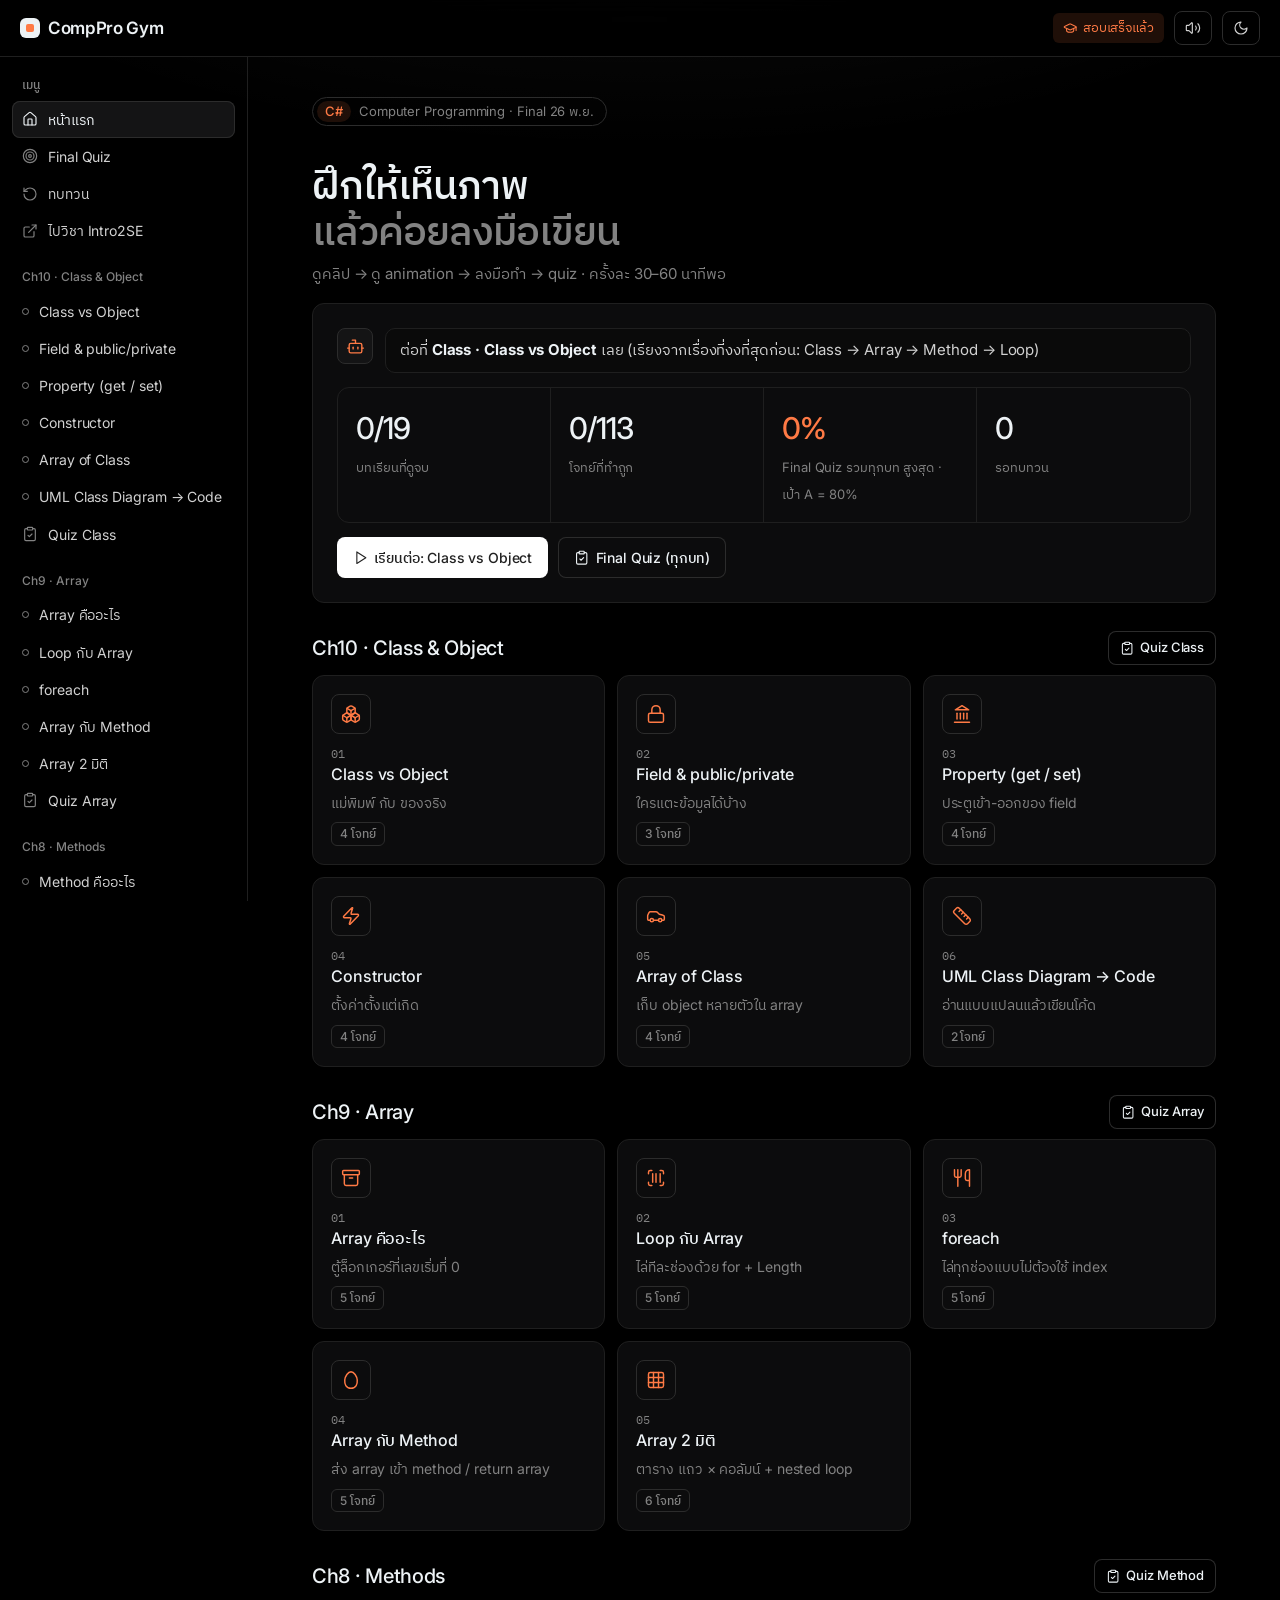
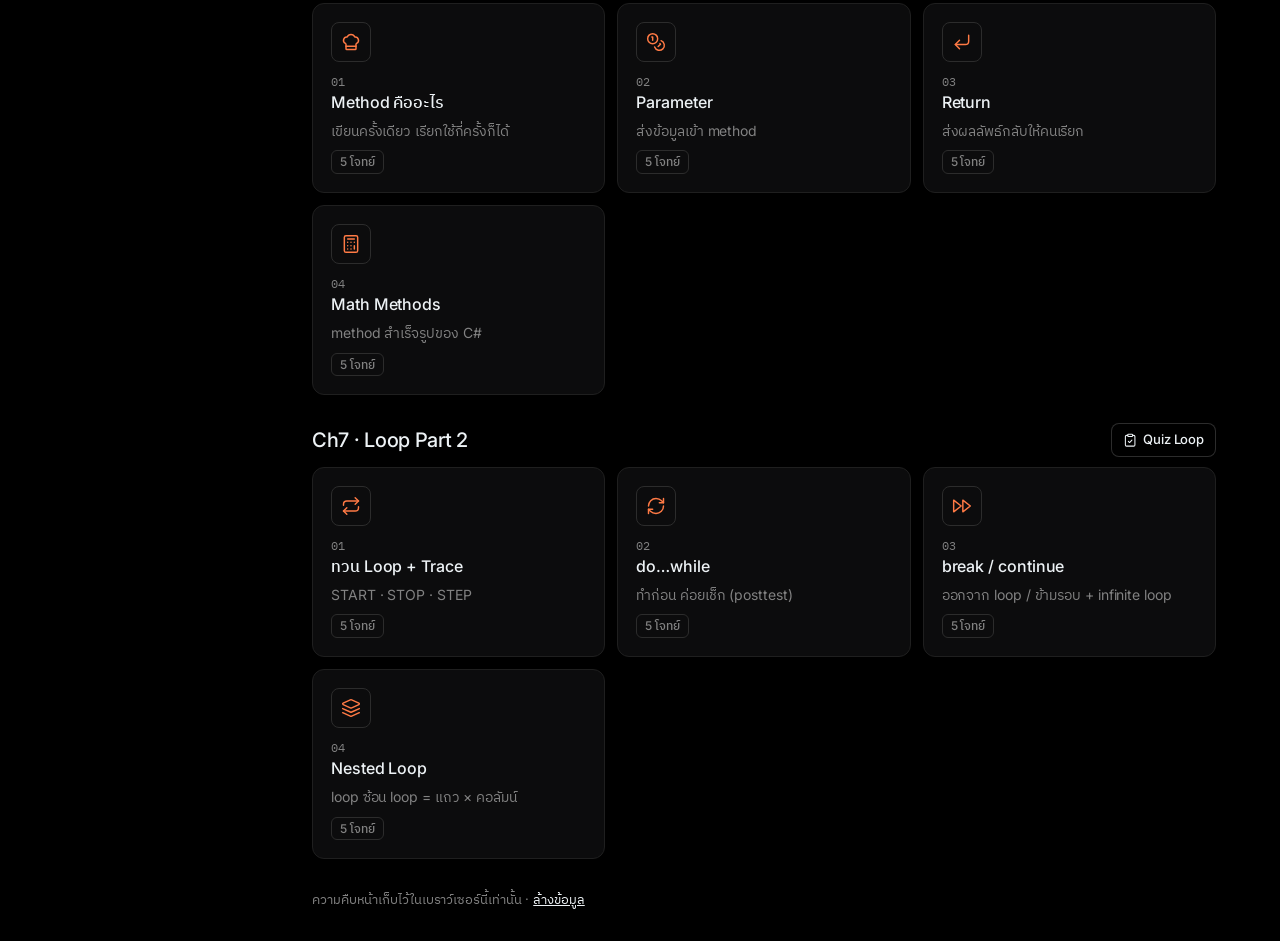
<file: Computer-Programming/practice/index.html>
<!doctype html>
<html lang="th" data-theme="dark">
<head>
<meta charset="utf-8">
<meta name="viewport" content="width=device-width, initial-scale=1">
<title>CompPro Gym</title>
<link rel="preconnect" href="https://fonts.googleapis.com">
<link rel="preconnect" href="https://fonts.gstatic.com" crossorigin>
<link href="https://fonts.googleapis.com/css2?family=Inter:wght@400;500;600&family=IBM+Plex+Mono:wght@400;500;600&family=IBM+Plex+Sans+Thai:wght@400;500;600&display=swap" rel="stylesheet">
<style>
/* ===== Theme tokens — โทนแบบ Profound: ดำ-ขาว-เทา + accent ส้มนิดเดียว ===== */
:root, :root[data-theme="dark"]{
  --bg:#000; --bg-2:#0a0a0a; --card:#0c0c0d; --card-2:#141415; --ink:#edf2f5; --ink-2:#d1d1d1; --muted:#828282; --line:#1f1f1f; --line-2:#2c2c2c;
  --accent:#ff7a45; --accent-bg:rgba(255,122,69,.12);
  --green:#4ade80; --green-bg:rgba(74,222,128,.08); --red:#f87171; --red-bg:rgba(248,113,113,.08); --amber:#fbbf24; --amber-bg:rgba(251,191,36,.08);
  --btn:#fff; --btn-ink:#222;
  --code-bg:#070707; --code-ink:#e5e5e5; --hl:rgba(255,255,255,.07); --ln:#3d3d3d;
  --k:#ff8a5c; --t:#7dd3fc; --s:#bef264; --n:#fca5a5; --c:#5a5a5a;
  --glow:radial-gradient(1200px 500px at 50% -200px, rgba(255,255,255,.07), transparent 70%);
}
:root[data-theme="light"]{
  --bg:#fafafa; --bg-2:#fff; --card:#fff; --card-2:#f4f4f5; --ink:#111; --ink-2:#333; --muted:#6b6b6b; --line:#e7e7e7; --line-2:#d9d9d9;
  --accent:#e85d27; --accent-bg:rgba(232,93,39,.1);
  --green:#15803d; --green-bg:rgba(21,128,61,.07); --red:#c62828; --red-bg:rgba(198,40,40,.06); --amber:#a16207; --amber-bg:rgba(161,98,7,.08);
  --btn:#111; --btn-ink:#fff;
  --code-bg:#0c0c0d; --code-ink:#e5e5e5; --hl:rgba(255,255,255,.08); --ln:#444;
  --glow:radial-gradient(1200px 500px at 50% -200px, rgba(0,0,0,.05), transparent 70%);
}
*{box-sizing:border-box}
body{margin:0;background:var(--bg);background-image:var(--glow);background-repeat:no-repeat;color:var(--ink);font:16px/1.65 Inter,"IBM Plex Sans Thai",system-ui,sans-serif;letter-spacing:-.005em;-webkit-font-smoothing:antialiased}
code,.mono,textarea{font-family:"IBM Plex Mono",ui-monospace,monospace}
:not(pre)>code{background:var(--card-2);border:1px solid var(--line-2);padding:0 5px;border-radius:5px;font-size:.86em;letter-spacing:0}
button{font:inherit;color:inherit;cursor:pointer}
a{color:var(--ink)}
:focus-visible{outline:2px solid var(--accent);outline-offset:2px}

/* top bar */
.top{position:sticky;top:0;z-index:10;background:color-mix(in srgb,var(--bg) 85%,transparent);backdrop-filter:blur(10px);border-bottom:1px solid var(--line)}
.top-in{display:flex;align-items:center;gap:10px;height:56px;padding:0 20px}
.logo{font-weight:600;font-size:17px;letter-spacing:-.02em;text-decoration:none;color:var(--ink);white-space:nowrap;display:flex;align-items:center;gap:8px}
.logo i{width:20px;height:20px;border-radius:6px;background:var(--ink);display:inline-block;position:relative}
.logo i::after{content:"";position:absolute;inset:6px;border-radius:2px;background:var(--accent)}
.count{margin-left:auto;font-size:13px;color:var(--accent);background:var(--accent-bg);padding:4px 10px;border-radius:6px;white-space:nowrap}
.ibtn{border:1px solid var(--line-2);background:transparent;border-radius:8px;height:34px;min-width:34px;padding:0 10px;font-size:14px;color:var(--ink-2)}
.ibtn:hover{background:var(--card-2)}

/* app shell: sidebar + content (เหมือนแอปทำงาน) */
.shell{display:grid;grid-template-columns:248px minmax(0,1fr);min-height:calc(100vh - 56px)}
.shell>*,.tracer>*{min-width:0}
.side{border-right:1px solid var(--line);padding:18px 12px;position:sticky;top:56px;height:calc(100vh - 56px);overflow:auto}
.side h5{margin:18px 10px 6px;font-size:12px;font-weight:500;color:var(--muted);letter-spacing:0}
.side h5:first-child{margin-top:0}
.side a{display:flex;align-items:center;gap:10px;padding:7px 10px;border-radius:8px;text-decoration:none;color:var(--ink-2);font-size:14px}
.side a:hover{background:var(--card-2)}
.side a.on{background:var(--card-2);color:var(--ink);box-shadow:inset 0 0 0 1px var(--line-2)}
.side a .dot{width:7px;height:7px;border-radius:50%;border:1px solid var(--muted);flex:0 0 7px}
.side a .dot.ok{background:var(--green);border-color:var(--green)}
.side a.soon{opacity:.4;pointer-events:none}
.side .badge{margin-left:auto;font-size:11px;background:var(--accent);color:#000;border-radius:5px;padding:0 6px;font-weight:600}
.wrap{max-width:960px;margin:0 auto;padding:0 28px}

/* type */
h1{font-size:40px;line-height:1.15;font-weight:500;letter-spacing:-.025em;margin:36px 0 8px}
h2{font-size:20px;font-weight:500;letter-spacing:-.015em;margin:0 0 12px}
h3{font-size:16px;font-weight:500;margin:0 0 4px}
.sub{color:var(--muted);margin:0;font-size:15px}
.eyebrow{display:inline-flex;gap:8px;align-items:center;font-size:13px;color:var(--muted);border:1px solid var(--line-2);border-radius:999px;padding:3px 12px 3px 4px}
.eyebrow b{background:var(--accent-bg);color:var(--accent);font-weight:500;border-radius:999px;padding:0 8px}

/* cards & bits */
.card{background:var(--card);border:1px solid var(--line);border-radius:12px;padding:24px;margin:16px 0}
.step-h{display:flex;align-items:center;gap:10px;margin-bottom:14px}
.step-h .no{font:500 12px "IBM Plex Mono",monospace;color:var(--muted);border:1px solid var(--line-2);border-radius:6px;padding:1px 7px}
.step-h h2{margin:0}
.pill{display:inline-block;font-size:12px;font-weight:500;padding:1px 8px;border-radius:6px;color:var(--muted);border:1px solid var(--line-2)}
.pill.ok{color:var(--green);border-color:color-mix(in srgb,var(--green) 40%,transparent)}
.pill.lv{color:var(--accent);border-color:color-mix(in srgb,var(--accent) 40%,transparent)}
.btn{display:inline-flex;align-items:center;gap:6px;border:0;background:var(--btn);color:var(--btn-ink);font-weight:500;font-size:14px;padding:9px 16px;border-radius:8px;text-decoration:none;letter-spacing:-.01em}
.btn:hover{opacity:.9}
.btn.ghost{background:transparent;color:var(--ink);box-shadow:inset 0 0 0 1px var(--line-2)}
.btn.ghost:hover{background:var(--card-2)}
.btn:disabled{opacity:.35;cursor:default}
.row{display:flex;gap:10px;flex-wrap:wrap;align-items:center}

/* tutor bubble */
.tutor{display:flex;gap:12px;align-items:flex-start}
.tutor .ava{flex:0 0 36px;height:36px;border-radius:8px;border:1px solid var(--line-2);background:var(--card-2);display:grid;place-items:center;font-size:18px}
.tutor .bub{border:1px solid var(--line);background:var(--bg-2);border-radius:10px;padding:9px 14px;flex:1;min-height:42px;font-size:15px;color:var(--ink-2)}
.tutor .bub b{color:var(--ink)}

/* home */
.grid{display:grid;grid-template-columns:repeat(auto-fill,minmax(250px,1fr));gap:12px}
.lesson{display:block;text-decoration:none;color:var(--ink);background:var(--card);border:1px solid var(--line);border-radius:12px;padding:18px;transition:border-color .15s,background .15s}
.lesson:hover{border-color:var(--line-2);background:var(--card-2)}
.lesson .em{color:var(--accent);width:40px;height:40px;border-radius:8px;border:1px solid var(--line-2);display:grid;place-items:center;margin-bottom:12px}
.lesson .n{font:12px "IBM Plex Mono",monospace;color:var(--muted)}
.stats{display:grid;grid-template-columns:repeat(4,1fr);border:1px solid var(--line);border-radius:12px;overflow:hidden}
.stat{padding:16px 18px;border-right:1px solid var(--line)}
.stat:last-child{border-right:0}
.stat b{display:block;font-size:30px;font-weight:500;letter-spacing:-.03em}
.stat small{color:var(--muted);font-size:13px}
.stat.hot b{color:var(--accent)}

/* video + analogy */
.video{position:relative;aspect-ratio:16/9;border-radius:10px;overflow:hidden;border:1px solid var(--line-2);background:var(--bg-2)}
.video iframe{position:absolute;inset:0;width:100%;height:100%;border:0}
/* voice settings panel */
.vpanel{position:fixed;top:62px;right:16px;z-index:30;width:300px;max-width:calc(100vw - 32px);background:var(--card);border:1px solid var(--line-2);border-radius:12px;padding:16px;box-shadow:0 20px 50px rgba(0,0,0,.45);font-size:14px}
.vpanel[hidden]{display:none}
.vp-row{display:flex;justify-content:space-between;align-items:center}
.vp-lbl{display:flex;justify-content:space-between;color:var(--muted);font-size:13px;margin:14px 0 6px}
.vpanel select{width:100%;background:var(--bg-2);color:var(--ink);border:1px solid var(--line-2);border-radius:8px;padding:8px 10px;font:inherit}
.vpanel input[type=range]{width:100%;accent-color:var(--accent)}
.vp-note{margin:12px 0 0;font-size:13px;color:var(--muted);background:var(--accent-bg);border-radius:8px;padding:8px 10px}
.vp-note b{color:var(--ink)}
.switch{position:relative;width:38px;height:22px;display:inline-block}
.switch input{opacity:0;width:0;height:0}
.switch span{position:absolute;inset:0;background:var(--line-2);border-radius:99px;transition:.2s;cursor:pointer}
.switch span::before{content:"";position:absolute;width:16px;height:16px;left:3px;top:3px;background:#fff;border-radius:50%;transition:.2s}
.switch input:checked+span{background:var(--accent)}
.switch input:checked+span::before{transform:translateX(16px)}
.vcard{display:block;text-decoration:none;color:#fff}
.vcard img{position:absolute;inset:0;width:100%;height:100%;object-fit:cover;opacity:.7;transition:opacity .2s}
.vcard:hover img{opacity:.9}
.vplay{position:absolute;left:50%;top:50%;transform:translate(-50%,-50%);width:68px;height:48px;border-radius:12px;background:#ff0033;display:grid;place-items:center}
.vplay .ic{width:24px;height:24px;fill:#fff;stroke:#fff}
.vcap{position:absolute;left:0;right:0;bottom:0;padding:28px 16px 12px;background:linear-gradient(transparent,rgba(0,0,0,.85));display:flex;flex-direction:column}
.vcap small{color:#ccc;font-size:12px}
.video-empty{border:1px dashed var(--line-2);border-radius:10px;padding:22px;text-align:center;color:var(--muted);font-size:14px}
.vlang{display:inline-flex;border:1px solid var(--line-2);border-radius:8px;padding:3px;margin-bottom:12px;gap:2px}
.vlang button{border:0;background:transparent;border-radius:6px;padding:4px 12px;font-size:13px;color:var(--muted)}
.vlang button.on{background:var(--card-2);color:var(--ink);box-shadow:inset 0 0 0 1px var(--line-2)}
.vtabs{display:flex;gap:6px;margin-bottom:10px;flex-wrap:wrap}
.vtabs button{border:1px solid var(--line-2);background:transparent;border-radius:6px;padding:3px 10px;font-size:13px;color:var(--muted)}
.vtabs button.on{background:var(--ink);color:var(--bg);border-color:var(--ink)}
.analogy{display:flex;gap:16px;align-items:center;border:1px solid var(--line);background:var(--bg-2);border-radius:12px;padding:16px 18px;margin-top:18px}
.analogy{padding:0;overflow:hidden;align-items:stretch;gap:0}
.analogy figure{margin:0;flex:0 0 44%;max-width:44%;position:relative;background:#000}
.analogy figure img{display:block;width:100%;height:100%;min-height:200px;object-fit:cover}
.analogy figcaption{position:absolute;left:8px;bottom:6px;font-size:10.5px;color:#fff;background:rgba(0,0,0,.55);padding:1px 6px;border-radius:4px}
.analogy figure.noimg{display:grid;place-items:center;min-height:180px;color:var(--accent);background:var(--bg-2);border-right:1px solid var(--line)}
.analogy figure.noimg .ic{width:64px;height:64px;stroke-width:1.25}
.analogy .txt{padding:18px 20px;display:flex;flex-direction:column;justify-content:center}
.analogy .txt b{font-size:17px;font-weight:500;letter-spacing:-.01em}
.ic{width:1.1em;height:1.1em;flex:0 0 auto;vertical-align:-.18em}
.lesson .em .ic,.h1-ic .ic{width:20px;height:20px}
.h1-ic{display:inline-grid;place-items:center;width:44px;height:44px;border:1px solid var(--line-2);border-radius:10px;vertical-align:middle;margin-right:12px;color:var(--accent)}
.tutor .ava .ic{width:19px;height:19px;color:var(--accent)}
.ibtn{display:inline-flex;align-items:center;justify-content:center;gap:6px}
.ibtn .ic{width:16px;height:16px}
.side a .ic{width:16px;height:16px;color:var(--muted)}
.side a.on .ic{color:var(--ink)}
.count{display:inline-flex;align-items:center;gap:6px}
.analogy p{margin:2px 0 0;color:var(--muted);font-size:15px}

/* ===== Tracer ===== */
.tracer{display:grid;grid-template-columns:minmax(0,1.3fr) minmax(0,1fr);gap:12px}
.codebox{background:var(--code-bg);color:var(--code-ink);border:1px solid var(--line-2);border-radius:10px;padding:10px 0;font:13.5px/1.7 "IBM Plex Mono",monospace;overflow:auto;letter-spacing:0}
.codebox .ln{display:flex;padding:0 12px 0 0;border-left:2px solid transparent;white-space:pre}
.codebox .ln i{flex:0 0 34px;text-align:right;padding-right:14px;color:var(--ln);font-style:normal;user-select:none}
.codebox .ln.cur{background:var(--hl);border-left-color:var(--accent)}
.codebox .ln.cur i{color:var(--accent)}
.codebox .ln.pick{cursor:pointer}
.codebox .ln.pick:hover{background:rgba(255,255,255,.05)}
.codebox .ln.bad{background:rgba(248,113,113,.14);border-left-color:#f87171}
.codebox .ln.good{background:rgba(74,222,128,.13);border-left-color:#4ade80}
.tk-k{color:var(--k)}.tk-t{color:var(--t)}.tk-s{color:var(--s)}.tk-n{color:var(--n)}.tk-c{color:var(--c);font-style:italic}
.side-p{display:flex;flex-direction:column;gap:10px;min-width:0}
.panel{border:1px solid var(--line);background:var(--bg-2);border-radius:10px;padding:10px 12px}
.panel h4{margin:0 0 8px;font-size:12px;font-weight:500;color:var(--muted)}
.vars{display:flex;flex-wrap:wrap;gap:6px}
.var{font:12.5px "IBM Plex Mono",monospace;border:1px solid var(--line-2);border-radius:6px;padding:2px 8px;color:var(--ink-2)}
.var b{color:var(--t);font-weight:500}
.objs{display:flex;flex-wrap:wrap;gap:8px}
.obj{border:1px solid var(--line-2);background:var(--card);border-radius:8px;min-width:130px;font:12.5px "IBM Plex Mono",monospace;overflow:hidden;animation:pop .3s}
.obj .hd{padding:3px 8px;font-weight:600;color:#0a0a0a}
.obj .fl{padding:2px 8px;display:flex;justify-content:space-between;gap:10px;border-top:1px solid var(--line)}
.obj .fl.flash{animation:flash 1s}
.obj .fl span:last-child{color:var(--s)}
:root[data-theme="light"] .obj .fl span:last-child{color:#4d7c0f}
.obj .fl span.null{color:var(--muted)!important;font-style:italic}
@keyframes pop{from{transform:scale(.7);opacity:0}to{transform:none;opacity:1}}
@keyframes flash{0%{background:var(--accent-bg)}100%{background:transparent}}
.arrbox{animation:pop .3s;min-width:0;max-width:100%}
.arrlbl{font:600 12px "IBM Plex Mono",monospace;margin-bottom:4px}
.arrcells{display:flex;gap:4px;flex-wrap:wrap}
.ac{display:flex;flex-direction:column;align-items:center;gap:2px}
.ac span{min-width:44px;height:34px;padding:0 6px;display:grid;place-items:center;border:1px solid var(--line-2);border-radius:6px;background:var(--card);font:13px "IBM Plex Mono",monospace;color:var(--s)}
.ac i{font:11px "IBM Plex Mono",monospace;color:var(--muted);font-style:normal}
.ac span.cur,.g2 td.cur{border-color:var(--accent);box-shadow:0 0 0 2px var(--accent-bg);color:var(--ink)}
.ac span.flash,.g2 td.flash{animation:flash 1s}
.ac span.null,.g2 td.null{color:var(--muted);font-style:italic}
.g2{border-collapse:separate;border-spacing:4px;font:13px "IBM Plex Mono",monospace}
.g2 th{color:var(--muted);font-weight:400;font-size:11px;padding:0 4px}
.g2 td{min-width:40px;height:32px;text-align:center;border:1px solid var(--line-2);border-radius:6px;background:var(--card);color:var(--s)}
:root[data-theme="light"] .ac span,:root[data-theme="light"] .g2 td{color:#4d7c0f}
.console{background:#000;border:1px solid var(--line-2);color:#d4d4d4;font:12.5px/1.55 "IBM Plex Mono",monospace;border-radius:8px;padding:8px 10px;min-height:38px;white-space:pre-wrap}
.console .err{color:#f87171}
.uml{border:1px solid var(--line-2);border-radius:8px;font:12.5px/1.8 "IBM Plex Mono",monospace;overflow:hidden}
.uml div{padding:0 10px}
.uml .t{background:var(--ink);color:var(--bg);font-weight:600;text-align:center}
.uml .on{background:var(--accent-bg);color:var(--accent)}
.ctrl{display:flex;gap:6px;align-items:center;flex-wrap:wrap;margin-top:12px}
.ctrl .ibtn{height:36px;min-width:40px;font-size:14px}
.ctrl .stepn{font:12px "IBM Plex Mono",monospace;color:var(--muted);margin:0 8px}
.ctrl .play{background:var(--btn);color:var(--btn-ink);border-color:var(--btn);font-weight:500}

/* summary / details */
ul.key{margin:4px 0;padding-left:0;list-style:none}
ul.key li{margin:0;padding:8px 0 8px 22px;border-bottom:1px solid var(--line);position:relative;color:var(--ink-2)}
ul.key li:last-child{border-bottom:0}
ul.key li::before{content:"";position:absolute;left:4px;top:17px;width:6px;height:6px;border-radius:2px;background:var(--accent)}
details{border:1px solid var(--line);border-radius:10px;padding:10px 14px;margin-top:12px}
details summary{cursor:pointer;font-weight:500;font-size:14px}
details[open] summary{margin-bottom:6px}
pre.code{background:var(--code-bg);color:var(--code-ink);border:1px solid var(--line-2);border-radius:8px;padding:12px 14px;font-size:13px;overflow:auto;margin:8px 0;letter-spacing:0}
.yt{font-size:13px;color:var(--muted)}

/* exercises */
.ex{border-top:1px solid var(--line);padding-top:20px;margin-top:20px}
.ex:first-of-type{border-top:0;margin-top:0;padding-top:0}
.ex .q{font-weight:500;margin:8px 0 12px}
.opts{display:grid;gap:8px}
.opt{text-align:left;background:transparent;border:1px solid var(--line-2);border-radius:8px;padding:10px 14px;font-size:14px;color:var(--ink-2)}
.opt:hover{background:var(--card-2);color:var(--ink)}
.opt.bad{border-color:var(--red);background:var(--red-bg)}
.opt.good{border-color:var(--green);background:var(--green-bg);color:var(--ink)}
.opt code{background:none;border:0;padding:0}
textarea{width:100%;background:var(--code-bg);color:var(--code-ink);border:1px solid var(--line-2);border-radius:10px;padding:12px;font-size:13.5px;line-height:1.65;resize:vertical;tab-size:4}
textarea:focus,input:focus{outline:1px solid var(--accent);border-color:var(--accent)}
input.out{width:100%;background:var(--code-bg);color:var(--code-ink);border:1px solid var(--line-2);border-radius:8px;padding:10px 12px;font:13.5px "IBM Plex Mono",monospace}
.fb{margin-top:12px;border-radius:10px;padding:10px 14px;font-size:14px;display:none;border:1px solid}
.fb.show{display:block}
.fb.bad{background:var(--red-bg);border-color:color-mix(in srgb,var(--red) 45%,transparent)}
.fb.hint{background:var(--amber-bg);border-color:color-mix(in srgb,var(--amber) 45%,transparent)}
.fb.good{background:var(--green-bg);border-color:color-mix(in srgb,var(--green) 45%,transparent)}
.fb pre{margin:6px 0 0}

/* quiz */
.bar{height:3px;background:var(--line);border-radius:99px;overflow:hidden}
.bar i{display:block;height:100%;background:var(--accent);transition:width .3s}
.toast{position:fixed;left:50%;bottom:20px;transform:translateX(-50%);background:var(--card);border:1px solid var(--line-2);color:var(--ink);padding:12px 18px;border-radius:10px;box-shadow:0 20px 50px rgba(0,0,0,.5);z-index:50;max-width:calc(100% - 32px);font-size:14px}
.back{display:inline-block;margin-top:24px;text-decoration:none;color:var(--muted);font-size:14px}
.back:hover{color:var(--ink)}
.nav2{display:flex;justify-content:space-between;gap:10px;margin:24px 0 48px}

@media (max-width:900px){
  .shell{grid-template-columns:1fr}
  .side{display:none}
  .tracer{grid-template-columns:1fr}
  .analogy{flex-direction:column}
  .analogy figure{max-width:none;flex:none}
  .analogy figure img{height:220px}
  .wrap{padding:0 16px}
}
@media (max-width:640px){
  h1{font-size:28px}
  .count{display:none}
  .stats{grid-template-columns:1fr 1fr}
  .stat:nth-child(2){border-right:0}
  .stat:nth-child(-n+2){border-bottom:1px solid var(--line)}
  .card{padding:18px}
}
</style>
</head>
<body>
<header class="top"><div class="top-in">
  <a class="logo" href="#home"><i></i>CompPro Gym</a>
  <span class="count" id="count"></span>
  <button class="ibtn" id="voiceBtn" title="ตั้งค่าเสียงพากย์"></button>
  <div class="vpanel" id="voicePanel" hidden></div>
  <button class="ibtn" id="themeBtn" title="สลับธีม"></button>
</div></header>
<div class="shell"><aside class="side" id="side"></aside><main id="appScroll"><div class="wrap" id="app"></div></main></div>

<script>
/* =========================================================
   CompPro Gym — เว็บฝึก C# ส่วนตัว
   โครงสร้าง: DATA (บทเรียน/โจทย์) → ENGINE (tracer, checker, quiz) → ROUTER
   ========================================================= */

/* ---------- storage: ห่อ try/catch เพราะบาง browser บล็อก localStorage ---------- */
const store = {
  get(k, d){ try{ const v = localStorage.getItem('cpg:'+k); return v ? JSON.parse(v) : d; }catch(e){ return d; } },
  set(k, v){ try{ localStorage.setItem('cpg:'+k, JSON.stringify(v)); }catch(e){} }
};
const S = {
  done: store.get('done', {}),        // บทที่ดูจบ
  ex: store.get('ex', {}),            // ผลโจทย์แต่ละข้อ
  review: store.get('review', {}),    // spaced repetition {id:{box,due}}
  best: store.get('best', 0),
  bestCh: store.get('bestCh', {}),         // คะแนนสูงสุดของ quiz รายบท
  voice: store.get('voice', true),
  theme: store.get('theme', 'dark'),
  vlang: store.get('vlang', 'th'),         // ภาษาคลิปที่เลือกล่าสุด
  voiceName: store.get('voiceName', ''),   // เสียงที่เลือก ('' = เลือกให้อัตโนมัติ)
  rate: store.get('rate', 1),              // ความเร็วเสียง
};
const save = () => { for (const k of ['done','ex','review','best','bestCh','voice','theme','vlang','voiceName','rate']) store.set(k, S[k]); };

const $ = (s, r=document) => r.querySelector(s);
const esc = s => String(s).replace(/[&<>"]/g, c => ({'&':'&amp;','<':'&lt;','>':'&gt;','"':'&quot;'}[c]));
const pick = a => a[Math.floor(Math.random()*a.length)];
/* ---------- ไอคอนเส้น (Lucide, ISC license) ---------- */
const ICONS = {"boxes": "<path d=\"M2.97 12.92A2 2 0 0 0 2 14.63v3.24a2 2 0 0 0 .97 1.71l3 1.8a2 2 0 0 0 2.06 0L12 19v-5.5l-5-3-4.03 2.42Z\" /> <path d=\"m7 16.5-4.74-2.85\" /> <path d=\"m7 16.5 5-3\" /> <path d=\"M7 16.5v5.17\" /> <path d=\"M12 13.5V19l3.97 2.38a2 2 0 0 0 2.06 0l3-1.8a2 2 0 0 0 .97-1.71v-3.24a2 2 0 0 0-.97-1.71L17 10.5l-5 3Z\" /> <path d=\"m17 16.5-5-3\" /> <path d=\"m17 16.5 4.74-2.85\" /> <path d=\"M17 16.5v5.17\" /> <path d=\"M7.97 4.42A2 2 0 0 0 7 6.13v4.37l5 3 5-3V6.13a2 2 0 0 0-.97-1.71l-3-1.8a2 2 0 0 0-2.06 0l-3 1.8Z\" /> <path d=\"M12 8 7.26 5.15\" /> <path d=\"m12 8 4.74-2.85\" /> <path d=\"M12 13.5V8\" />", "lock": "<rect width=\"18\" height=\"11\" x=\"3\" y=\"11\" rx=\"2\" ry=\"2\" /> <path d=\"M7 11V7a5 5 0 0 1 10 0v4\" />", "landmark": "<line x1=\"3\" x2=\"21\" y1=\"22\" y2=\"22\" /> <line x1=\"6\" x2=\"6\" y1=\"18\" y2=\"11\" /> <line x1=\"10\" x2=\"10\" y1=\"18\" y2=\"11\" /> <line x1=\"14\" x2=\"14\" y1=\"18\" y2=\"11\" /> <line x1=\"18\" x2=\"18\" y1=\"18\" y2=\"11\" /> <polygon points=\"12 2 20 7 4 7\" />", "zap": "<path d=\"M4 14a1 1 0 0 1-.78-1.63l9.9-10.2a.5.5 0 0 1 .86.46l-1.92 6.02A1 1 0 0 0 13 10h7a1 1 0 0 1 .78 1.63l-9.9 10.2a.5.5 0 0 1-.86-.46l1.92-6.02A1 1 0 0 0 11 14z\" />", "car": "<path d=\"M19 17h2c.6 0 1-.4 1-1v-3c0-.9-.7-1.7-1.5-1.9C18.7 10.6 16 10 16 10s-1.3-1.4-2.2-2.3c-.5-.4-1.1-.7-1.8-.7H5c-.6 0-1.1.4-1.4.9l-1.4 2.9A3.7 3.7 0 0 0 2 12v4c0 .6.4 1 1 1h2\" /> <circle cx=\"7\" cy=\"17\" r=\"2\" /> <path d=\"M9 17h6\" /> <circle cx=\"17\" cy=\"17\" r=\"2\" />", "ruler": "<path d=\"M21.3 15.3a2.4 2.4 0 0 1 0 3.4l-2.6 2.6a2.4 2.4 0 0 1-3.4 0L2.7 8.7a2.41 2.41 0 0 1 0-3.4l2.6-2.6a2.41 2.41 0 0 1 3.4 0Z\" /> <path d=\"m14.5 12.5 2-2\" /> <path d=\"m11.5 9.5 2-2\" /> <path d=\"m8.5 6.5 2-2\" /> <path d=\"m17.5 15.5 2-2\" />", "bot": "<path d=\"M12 8V4H8\" /> <rect width=\"16\" height=\"12\" x=\"4\" y=\"8\" rx=\"2\" /> <path d=\"M2 14h2\" /> <path d=\"M20 14h2\" /> <path d=\"M15 13v2\" /> <path d=\"M9 13v2\" />", "play": "<polygon points=\"6 3 20 12 6 21 6 3\" />", "pause": "<rect x=\"14\" y=\"4\" width=\"4\" height=\"16\" rx=\"1\" /> <rect x=\"6\" y=\"4\" width=\"4\" height=\"16\" rx=\"1\" />", "skip-back": "<polygon points=\"19 20 9 12 19 4 19 20\" /> <line x1=\"5\" x2=\"5\" y1=\"19\" y2=\"5\" />", "chevron-left": "<path d=\"m15 18-6-6 6-6\" />", "skip-forward": "<polygon points=\"5 4 15 12 5 20 5 4\" /> <line x1=\"19\" x2=\"19\" y1=\"5\" y2=\"19\" />", "volume-2": "<path d=\"M11 4.702a.705.705 0 0 0-1.203-.498L6.413 7.587A1.4 1.4 0 0 1 5.416 8H3a1 1 0 0 0-1 1v6a1 1 0 0 0 1 1h2.416a1.4 1.4 0 0 1 .997.413l3.383 3.384A.705.705 0 0 0 11 19.298z\" /> <path d=\"M16 9a5 5 0 0 1 0 6\" /> <path d=\"M19.364 18.364a9 9 0 0 0 0-12.728\" />", "volume-x": "<path d=\"M11 4.702a.705.705 0 0 0-1.203-.498L6.413 7.587A1.4 1.4 0 0 1 5.416 8H3a1 1 0 0 0-1 1v6a1 1 0 0 0 1 1h2.416a1.4 1.4 0 0 1 .997.413l3.383 3.384A.705.705 0 0 0 11 19.298z\" /> <line x1=\"22\" x2=\"16\" y1=\"9\" y2=\"15\" /> <line x1=\"16\" x2=\"22\" y1=\"9\" y2=\"15\" />", "moon": "<path d=\"M12 3a6 6 0 0 0 9 9 9 9 0 1 1-9-9Z\" />", "sun": "<circle cx=\"12\" cy=\"12\" r=\"4\" /> <path d=\"M12 2v2\" /> <path d=\"M12 20v2\" /> <path d=\"m4.93 4.93 1.41 1.41\" /> <path d=\"m17.66 17.66 1.41 1.41\" /> <path d=\"M2 12h2\" /> <path d=\"M20 12h2\" /> <path d=\"m6.34 17.66-1.41 1.41\" /> <path d=\"m19.07 4.93-1.41 1.41\" />", "house": "<path d=\"M15 21v-8a1 1 0 0 0-1-1h-4a1 1 0 0 0-1 1v8\" /> <path d=\"M3 10a2 2 0 0 1 .709-1.528l7-5.999a2 2 0 0 1 2.582 0l7 5.999A2 2 0 0 1 21 10v9a2 2 0 0 1-2 2H5a2 2 0 0 1-2-2z\" />", "target": "<circle cx=\"12\" cy=\"12\" r=\"10\" /> <circle cx=\"12\" cy=\"12\" r=\"6\" /> <circle cx=\"12\" cy=\"12\" r=\"2\" />", "rotate-ccw": "<path d=\"M3 12a9 9 0 1 0 9-9 9.75 9.75 0 0 0-6.74 2.74L3 8\" /> <path d=\"M3 3v5h5\" />", "clock": "<circle cx=\"12\" cy=\"12\" r=\"10\" /> <polyline points=\"12 6 12 12 16 14\" />", "graduation-cap": "<path d=\"M21.42 10.922a1 1 0 0 0-.019-1.838L12.83 5.18a2 2 0 0 0-1.66 0L2.6 9.08a1 1 0 0 0 0 1.832l8.57 3.908a2 2 0 0 0 1.66 0z\" /> <path d=\"M22 10v6\" /> <path d=\"M6 12.5V16a6 3 0 0 0 12 0v-3.5\" />", "clipboard-check": "<rect width=\"8\" height=\"4\" x=\"8\" y=\"2\" rx=\"1\" ry=\"1\" /> <path d=\"M16 4h2a2 2 0 0 1 2 2v14a2 2 0 0 1-2 2H6a2 2 0 0 1-2-2V6a2 2 0 0 1 2-2h2\" /> <path d=\"m9 14 2 2 4-4\" />", "archive": "<rect width=\"20\" height=\"5\" x=\"2\" y=\"3\" rx=\"1\" /> <path d=\"M4 8v11a2 2 0 0 0 2 2h12a2 2 0 0 0 2-2V8\" /> <path d=\"M10 12h4\" />", "scan-barcode": "<path d=\"M3 7V5a2 2 0 0 1 2-2h2\" /> <path d=\"M17 3h2a2 2 0 0 1 2 2v2\" /> <path d=\"M21 17v2a2 2 0 0 1-2 2h-2\" /> <path d=\"M7 21H5a2 2 0 0 1-2-2v-2\" /> <path d=\"M8 7v10\" /> <path d=\"M12 7v10\" /> <path d=\"M17 7v10\" />", "utensils": "<path d=\"M3 2v7c0 1.1.9 2 2 2h4a2 2 0 0 0 2-2V2\" /> <path d=\"M7 2v20\" /> <path d=\"M21 15V2a5 5 0 0 0-5 5v6c0 1.1.9 2 2 2h3Zm0 0v7\" />", "egg": "<path d=\"M12 22c6.23-.05 7.87-5.57 7.5-10-.36-4.34-3.95-9.96-7.5-10-3.55.04-7.14 5.66-7.5 10-.37 4.43 1.27 9.95 7.5 10z\" />", "grid-3x3": "<rect width=\"18\" height=\"18\" x=\"3\" y=\"3\" rx=\"2\" /> <path d=\"M3 9h18\" /> <path d=\"M3 15h18\" /> <path d=\"M9 3v18\" /> <path d=\"M15 3v18\" />", "chef-hat": "<path d=\"M17 21a1 1 0 0 0 1-1v-5.35c0-.457.316-.844.727-1.041a4 4 0 0 0-2.134-7.589 5 5 0 0 0-9.186 0 4 4 0 0 0-2.134 7.588c.411.198.727.585.727 1.041V20a1 1 0 0 0 1 1Z\" /> <path d=\"M6 17h12\" />", "coins": "<circle cx=\"8\" cy=\"8\" r=\"6\" /> <path d=\"M18.09 10.37A6 6 0 1 1 10.34 18\" /> <path d=\"M7 6h1v4\" /> <path d=\"m16.71 13.88.7.71-2.82 2.82\" />", "corner-down-left": "<polyline points=\"9 10 4 15 9 20\" /> <path d=\"M20 4v7a4 4 0 0 1-4 4H4\" />", "calculator": "<rect width=\"16\" height=\"20\" x=\"4\" y=\"2\" rx=\"2\" /> <line x1=\"8\" x2=\"16\" y1=\"6\" y2=\"6\" /> <line x1=\"16\" x2=\"16\" y1=\"14\" y2=\"18\" /> <path d=\"M16 10h.01\" /> <path d=\"M12 10h.01\" /> <path d=\"M8 10h.01\" /> <path d=\"M12 14h.01\" /> <path d=\"M8 14h.01\" /> <path d=\"M12 18h.01\" /> <path d=\"M8 18h.01\" />", "repeat": "<path d=\"m17 2 4 4-4 4\" /> <path d=\"M3 11v-1a4 4 0 0 1 4-4h14\" /> <path d=\"m7 22-4-4 4-4\" /> <path d=\"M21 13v1a4 4 0 0 1-4 4H3\" />", "refresh-cw": "<path d=\"M3 12a9 9 0 0 1 9-9 9.75 9.75 0 0 1 6.74 2.74L21 8\" /> <path d=\"M21 3v5h-5\" /> <path d=\"M21 12a9 9 0 0 1-9 9 9.75 9.75 0 0 1-6.74-2.74L3 16\" /> <path d=\"M8 16H3v5\" />", "fast-forward": "<polygon points=\"13 19 22 12 13 5 13 19\" /> <polygon points=\"2 19 11 12 2 5 2 19\" />", "layers": "<path d=\"m12.83 2.18a2 2 0 0 0-1.66 0L2.6 6.08a1 1 0 0 0 0 1.83l8.58 3.91a2 2 0 0 0 1.66 0l8.58-3.9a1 1 0 0 0 0-1.83Z\" /> <path d=\"m22 17.65-9.17 4.16a2 2 0 0 1-1.66 0L2 17.65\" /> <path d=\"m22 12.65-9.17 4.16a2 2 0 0 1-1.66 0L2 12.65\" />", "external-link": "<path d=\"M15 3h6v6\" /> <path d=\"M10 14 21 3\" /> <path d=\"M18 13v6a2 2 0 0 1-2 2H5a2 2 0 0 1-2-2V8a2 2 0 0 1 2-2h6\" />"};
const ic = (n, cls='') => `<svg class="ic ${cls}" viewBox="0 0 24 24" fill="none" stroke="currentColor" stroke-width="1.75" stroke-linecap="round" stroke-linejoin="round" aria-hidden="true">${ICONS[n]}</svg>`;
const BOT_AVA = `<div class="ava">${ic('bot')}</div>`;
const lines = s => s.replace(/^\n/, '').replace(/\n\s*$/, '').split('\n');

/* ---------- พี่บอท: ติวเตอร์สไตล์ตรง ๆ ดุนิด ๆ แต่ตลก ---------- */
const BOT = {
  right: ['ถูก! ✅ เก่งเกินคาดนะเนี่ย', 'ถูกเป๊ะ 🎯 ไปต่อ!', 'เยี่ยม ✅ แบบนี้ A มาแน่', 'ถูก! ✅ อย่าเพิ่งเหลิงล่ะ 😏'],
  wrong1: ['ยังไม่ใช่ 😤 ลองดูอีกที', 'ผิด! แต่ไม่เป็นไร ใจเย็น ๆ', 'เกือบ… แต่ยังไม่ใช่ 👀'],
  wrong2: ['โอเค ใบ้ให้แล้วนะ คิดตามนี้ 🤔', 'ยังไม่ได้อีก 😅 ลองตอบคำถามนี้ในหัวก่อน'],
  reveal: ['งั้นดูเฉลยเลย แล้วจำให้ขึ้นใจนะ 📌', 'เฉลยมาแล้ว ข้อนี้จะกลับมาในโหมดทบทวน 😈'],
};

/* =========================================================
   DATA — Chapter 10: Class
   ========================================================= */

/* Tracer builder: เขียนเป็นขั้น ๆ แล้วมันจะ snapshot memory ให้เอง */
function trace(code){
  const st = { vars:[], objs:[], out:[], cur:'', uml:-1 };
  const steps = [];
  const api = {
    // l = บรรทัด (เลขเดียว หรือ [เริ่ม, จบ])
    step(l, say, fn){
      st.flash = []; st.newObj = null; st.ptr = null;
      if (fn) fn(api);
      steps.push({ l, say, s: JSON.parse(JSON.stringify(st)) });
      return api;
    },
    v(name, val){ const f = st.vars.find(x => x[0]===name); f ? f[1]=val : st.vars.push([name, val]); },
    drop(name){ st.vars = st.vars.filter(x => x[0]!==name); },
    o(id, cls, fields, color){ st.objs.push({ id, cls, fields, color }); st.newObj = id; },
    f(id, field, val){ const o = st.objs.find(x => x.id===id); const fl = o.fields.find(x => x[0]===field); fl[1] = val; st.flash.push(id+'.'+field); },
    print(t){ st.out.push(['o', st.cur + t]); st.cur = ''; },   // Console.WriteLine
    w(t){ st.cur += t; },                                        // Console.Write (ยังไม่ขึ้นบรรทัดใหม่)
    // array 1 มิติ: แสดงเป็นกล่องเรียงกัน มีเลข index ใต้กล่อง
    a(id, label, vals, color){ st.objs.push({ id, cls:label, arr:vals.map(String), color }); st.newObj = id; },
    as(id, i, val){ st.objs.find(x => x.id===id).arr[i] = String(val); st.flash.push(id+'['+i+']'); },
    // array 2 มิติ: แสดงเป็นตาราง แถว × คอลัมน์
    g(id, label, rows, color){ st.objs.push({ id, cls:label, grid:rows.map(r => r.map(String)), color }); st.newObj = id; },
    gs(id, r, c, val){ st.objs.find(x => x.id===id).grid[r][c] = String(val); st.flash.push(id+'['+r+','+c+']'); },
    // ชี้ช่องที่กำลังใช้อยู่ (เช่น arr[i])
    at(id, ...ix){ st.ptr = id + '[' + ix.join(',') + ']'; },
    err(t){ st.out.push(['e', t]); },
    u(i){ st.uml = i; },
  };
  return { code: lines(code), steps, build: api };
}
const C1 = '#ff8a5c', C2 = '#7dd3fc', C3 = '#d4d4d4';

const CH10 = {
  id:'ch10', title:'Ch10 · Class & Object', short:'Class',
  lessons: []
};

/* ----- L1 Class vs Object ----- */
(function(){
  const t = trace(`
class Robot
{
    public string name;
    public int battery;
}

// ใน Main
Robot r1 = new Robot();
r1.name = "NongAI";
r1.battery = 80;
Robot r2 = new Robot();
r2.name = "Jarvis";
Console.WriteLine(r1.name + " " + r2.battery);`);
  t.build
   .step([1,5], 'นี่คือ <b>class Robot</b> = <b>แม่พิมพ์</b> 🧩 ยังไม่มีหุ่นจริงสักตัวนะ! แค่บอกว่า "หุ่นทุกตัวจะมี name กับ battery"')
   .step(8, '<code>new Robot()</code> = เอาแม่พิมพ์มาปั๊ม <b>หุ่นจริง 1 ตัว</b> (object) ใน memory ส่วน <code>r1</code> แค่ถือ "ที่อยู่" ของหุ่นตัวนี้ สังเกตค่าเริ่มต้น: string = <b>null</b>, int = <b>0</b>', b => { b.o('#1','Robot',[['name','null'],['battery','0']],C1); b.v('r1','→ #1'); })
   .step(9, 'ใช้ <b>จุด (.)</b> เข้าไปที่ field ของหุ่นตัวนั้น → ตั้งชื่อเป็น "NongAI"', b => b.f('#1','name','"NongAI"'))
   .step(10, 'ใส่แบตให้ 80%', b => b.f('#1','battery','80'))
   .step(11, 'ปั๊มหุ่น <b>ตัวที่ 2</b> จากแม่พิมพ์เดิม 👉 class เดียว สร้าง object ได้หลายตัว และแต่ละตัวมีข้อมูล<b>ของตัวเอง</b>', b => { b.o('#2','Robot',[['name','null'],['battery','0']],C2); b.v('r2','→ #2'); })
   .step(12, 'ตั้งชื่อหุ่นตัวที่ 2 — หุ่นตัวที่ 1 ไม่โดนด้วยนะ', b => b.f('#2','name','"Jarvis"'))
   .step(13, 'ผลคือ <b>NongAI 0</b> ⚠️ <code>r2.battery</code> ยังเป็น 0 เพราะเราไม่เคยตั้งค่า — ข้อสอบชอบหลอกจุดนี้!', b => b.print('NongAI 0'));
  CH10.lessons.push({
    id:'l1', icon:'boxes', title:'Class vs Object', sub:'แม่พิมพ์ กับ ของจริง',
    analogy:{ img:'img/l1-cookie-cutters.jpg', credit:'ภาพ: Lyn Lomasi · CC0 · Wikimedia Commons', title:'Class = แม่พิมพ์คุกกี้ · Object = คุกกี้แต่ละชิ้น', text:'แม่พิมพ์อันเดียว ปั๊มคุกกี้ได้เป็นร้อยชิ้น แต่ละชิ้นแต่งหน้าไม่เหมือนกันก็ได้ แต่กินแม่พิมพ์ไม่ได้นะ 😂' },
    yt:'C# class object ภาษาไทย',
    video:{
      th:[{ id:'199P8cmmFGs', title:'OOP คืออะไร' },{ id:'Pua2hJuH6BM', title:'สร้าง Class & Object' }],
      en:[{ id:'9V5B3dNoVIA', title:'C# classes' },{ id:'heoTab1e41A', title:'C# objects' }] },
    trace:t,
    key:[
      '<b>Class</b> = แบบ/แม่พิมพ์ (abstract) บอกว่ามี field อะไร มี method อะไร',
      '<b>Object</b> = ของจริงที่สร้างด้วย <code>new</code> (เรียกอีกชื่อว่า <b>instance</b>)',
      'เข้าถึงข้อมูลด้วยจุด: <code>r1.name</code>',
      'ค่าเริ่มต้น: <code>string</code>→null, <code>int/double</code>→0, <code>bool</code>→false',
    ],
    more:`<p>ใน C# class หนึ่งมี 3 ส่วนหลัก:</p>
<pre class="code">modifier class ClassName
{
    // 1. Field     → ตัวแปรเก็บข้อมูล (state)
    // 2. Property  → ประตูเข้า-ออกข้อมูล
    // 3. Method    → พฤติกรรม (behavior)
}</pre><p>OOP ต่างจาก procedural ตรงที่มองโปรแกรมเป็น "ของ" ที่มีข้อมูล + ทำอะไรได้ ไม่ใช่แค่คำสั่งเรียงกันทีละบรรทัด</p>`,
    ex:[
      { id:'l1a', type:'mcq', lv:1, q:'ข้อไหนพูดถูก?', opts:['Class คือ object ที่สร้างเสร็จแล้ว','Object ถูกสร้างจาก class ด้วยคำว่า <code>new</code>','1 class สร้าง object ได้แค่ 1 ตัว','Object คือแม่พิมพ์ของ class'], ans:1,
        ask:'คุกกี้ถูกสร้างจากอะไร? และใน C# คำไหนที่ใช้ "ปั๊ม" ของจริงออกมา?', why:'Class = แม่พิมพ์, Object = ของจริงที่สร้างด้วย <code>new</code> และ 1 class สร้างได้หลายตัว' },
      { id:'l1b', type:'output', lv:1, q:'โค้ดนี้แสดงผลอะไร?', code:`Robot a = new Robot();
Robot b = new Robot();
a.battery = 50;
b.battery = 90;
a.battery = a.battery + 10;
Console.WriteLine(a.battery + " " + b.battery);`, ans:'60 90',
        ask:'a กับ b เป็นหุ่นคนละตัวกันมั้ย? ตอนบรรทัด 5 แตะหุ่นตัวไหน?', why:'a กับ b เป็นคนละ object → a: 50+10 = 60, b ยังเป็น 90' },
      { id:'l1c', type:'output', lv:2, q:'โค้ดนี้แสดงผลอะไร? (class Robot เหมือนในวิดีโอ)', code:`Robot r = new Robot();
Console.WriteLine(r.battery);`, ans:'0',
        ask:'ยังไม่ได้ตั้งค่า battery เลย แล้ว int ที่เป็น field มีค่าเริ่มต้นเท่าไหร่?', why:'field ชนิด int มีค่าเริ่มต้น = 0' },
      { id:'l1d', type:'write', lv:2, q:'สร้าง class <code>Phone</code> มี field <code>public string brand</code> และ <code>public int price</code> แล้วใน Main สร้าง object ชื่อ <code>p1</code> ตั้ง brand = "Apple"',
        starter:`class Phone
{
    // เขียน field ตรงนี้

}

// ใน Main
`,
        rules:[
          { re:/class\s+Phone\b/, msg:'ยังไม่มี <code>class Phone</code>' },
          { re:/public\s+string\s+brand\s*;/, msg:'ยังไม่มี field <code>public string brand;</code> (อย่าลืม ;)' },
          { re:/public\s+int\s+price\s*;/, msg:'ยังไม่มี field <code>public int price;</code>' },
          { re:/Phone\s+p1\s*=\s*new\s+Phone\s*\(\s*\)\s*;/, msg:'ยังไม่ได้สร้าง object: รูปแบบคือ <code>Type ชื่อ = new Type();</code>' },
          { re:/p1\s*\.\s*brand\s*=\s*"Apple"\s*;/, msg:'ยังไม่ได้ตั้ง <code>p1.brand</code> เป็น <code>"Apple"</code>' },
        ],
        ask:'สร้าง object ต้องมี 4 อย่าง: ชนิด (class), ชื่อตัวแปร, <code>=</code>, <code>new ชนิด()</code> ครบมั้ย?',
        answer:`class Phone
{
    public string brand;
    public int price;
}

// ใน Main
Phone p1 = new Phone();
p1.brand = "Apple";` },
    ]
  });
})();

/* ----- L2 Field & modifier ----- */
(function(){
  const t = trace(`
class BankAccount
{
    private double balance;
    public string owner;
}

// ใน Main
BankAccount acc = new BankAccount();
acc.owner = "Mew";
acc.balance = 1000000;`);
  t.build
   .step(3, '<b>Field</b> = ตัวแปรที่อยู่ใน class <code>private</code> แปลว่า "ใช้ได้แค่ข้างใน class นี้เท่านั้น" 🔒')
   .step(4, '<code>public</code> = ใครจะเข้ามาใช้ก็ได้ 🔓')
   .step(8, 'สร้างบัญชี 1 บัญชี', b => { b.o('#1','BankAccount',[['balance 🔒','0'],['owner','null']],C1); b.v('acc','→ #1'); })
   .step(9, '<code>owner</code> เป็น public → แก้จากข้างนอก (Main) ได้ ✅', b => b.f('#1','owner','"Mew"'))
   .step(10, '💥 <b>compile error!</b> <code>balance</code> เป็น private เข้าจาก Main ไม่ได้ — ดีแล้ว ไม่งั้นใครก็เสกเงินล้านได้ 😂 แล้วจะเข้าถึงยังไง? → บทต่อไป <b>Property</b>', b => b.err("error CS0122: 'BankAccount.balance' is inaccessible due to its protection level"));
  CH10.lessons.push({
    id:'l2', icon:'lock', title:'Field & public/private', sub:'ใครแตะข้อมูลได้บ้าง',
    analogy:{ img:'img/l2-wallet.jpg', credit:'ภาพ: Martin Kingsley · CC BY 2.0 · Wikimedia Commons', title:'private = เงินในกระเป๋าตังค์ · public = ป้ายชื่อที่ห้อยคอ', text:'ป้ายชื่อใครก็อ่านได้ แต่เงินในกระเป๋า คนอื่นห้ามล้วงเอง ต้องขอผ่านเจ้าของ' },
    yt:'C# access modifier public private ภาษาไทย',
    video:{
      th:[{ id:'VgHGH55AxuI', title:'Access Modifier' },{ id:'-VaujJeZo9M', title:'สร้าง Field' },{ id:'FLig8RdrXws', title:'Encapsulation' }],
      en:[{ id:'8FmE_-QXg3Y', title:'C# getters & setters (private)', note:'Bro Code ไม่มีคลิป access modifier ของ C# โดยตรง คลิปนี้อธิบาย private ไว้ด้วย' }] },
    trace:t,
    key:[
      '<b>Field</b> = ตัวแปรที่ประกาศใน class เก็บ state ของ object',
      '<code>public</code> → เข้าถึงได้จากทุก class',
      '<code>private</code> → เข้าถึงได้แค่ใน class ตัวเอง',
      'ไม่เขียน modifier เลย → C# ถือว่าเป็น <b>private</b>',
      'ใช้ private ผิดที่ → <b>error CS0122</b> (โผล่ในข้อสอบ syntax error บ่อย)',
    ],
    more:`<p>การซ่อนข้อมูลแบบนี้เรียกว่า <b>Encapsulation</b>: class ห่อ field + method ไว้ด้วยกัน แล้วเลือกว่าจะเปิดอะไรให้ข้างนอกเห็น</p><p>หลักทั่วไป: <b>field → private</b>, แล้วเปิดให้ใช้ผ่าน <b>property/method → public</b></p>`,
    ex:[
      { id:'l2a', type:'bug', lv:1, q:'คลิกบรรทัดที่ทำให้ compile ไม่ผ่าน', code:`class Wallet
{
    private int money;
    public string owner;
}
// ใน Main
Wallet w = new Wallet();
w.owner = "Ploy";
w.money = 500;`, ans:9,
        ask:'field ไหนเป็น private? แล้วตอนนี้เราอยู่ใน class Wallet หรืออยู่ใน Main?', why:'<code>money</code> เป็น private → เข้าจาก Main ไม่ได้ (CS0122)' },
      { id:'l2b', type:'mcq', lv:1, q:'<code>private</code> หมายถึงอะไร?', opts:['เข้าถึงได้จากทุก class','เข้าถึงได้แค่ใน class เดียวกัน','เข้าถึงได้แค่ใน Main','ห้ามเปลี่ยนค่าตลอดไป'], ans:1,
        ask:'กระเป๋าตังค์ของเรา ใครล้วงได้บ้าง?', why:'private = ใช้ได้แค่ข้างใน class ที่ประกาศเท่านั้น' },
      { id:'l2c', type:'mcq', lv:2, q:'<code>class Car { string color; }</code> field <code>color</code> เป็น modifier อะไร?', opts:['public','private','static','ไม่มี modifier → error'], ans:1,
        ask:'ถ้าไม่เขียน modifier อะไรเลย C# จะเลือกแบบปลอดภัยไว้ก่อน… แบบไหนปลอดภัยกว่า?', why:'ไม่เขียน modifier ให้ member ใน class → ค่าเริ่มต้นคือ private' },
    ]
  });
})();

/* ----- L3 Property ----- */
(function(){
  const t = trace(`
class BankAccount
{
    private double balance;
    public double Balance
    {
        get { return balance; }
        set
        {
            if (value >= 0)
                balance = value;
        }
    }
}

// ใน Main
BankAccount acc = new BankAccount();
acc.Balance = 500;
acc.Balance = -100;
Console.WriteLine(acc.Balance);`);
  t.build
   .step(3, '<code>balance</code> (ตัวเล็ก) = <b>field private</b> = ตู้เซฟ 🔒 คนนอกแตะไม่ได้')
   .step(4, '<code>Balance</code> (ตัวใหญ่) = <b>Property</b> = พนักงานหน้าเคาน์เตอร์ 🧑‍💼 คนนอกคุยกับพนักงาน แล้วพนักงานไปเปิดตู้เซฟให้')
   .step(16, 'สร้างบัญชี balance เริ่มที่ 0', b => { b.o('#1','BankAccount',[['balance 🔒','0']],C1); b.v('acc','→ #1'); })
   .step(17, '<b>กำหนดค่า</b>ให้ property (มี <code>=</code> อยู่ทางขวา) → C# จะวิ่งไปเรียก <b>set</b> อัตโนมัติ')
   .step(7, 'เข้ามาใน <b>set</b> ค่าที่ส่งมาจะอยู่ในคำพิเศษชื่อ <code>value</code> → value = 500', b => b.v('value','500'))
   .step(9, 'พนักงานเช็กก่อน: 500 >= 0 ไหม? ✅ จริง')
   .step(10, 'เก็บลงตู้เซฟ: balance = 500', b => { b.f('#1','balance 🔒','500'); })
   .step(18, 'ลองโกง! ใส่ -100 💸', b => b.drop('value'))
   .step(9, 'value = -100 → -100 >= 0 ไหม? ❌ เท็จ → <b>ข้ามบรรทัด 10</b> ไม่เก็บ! นี่แหละประโยชน์ของ property 🛡️', b => b.v('value','-100'))
   .step(19, '<b>อ่านค่า</b> property (ไม่มี = ) → C# เรียก <b>get</b>', b => b.drop('value'))
   .step(6, '<b>get</b> ส่งค่า balance ออกไป = 500')
   .step(19, 'แสดงผล <b>500</b> (ไม่ใช่ -100 นะ!)', b => b.print('500'));
  CH10.lessons.push({
    id:'l3', icon:'landmark', title:'Property (get / set)', sub:'ประตูเข้า-ออกของ field',
    analogy:{ img:'img/l3-bank-counter.jpg', credit:'ภาพ: Basher Eyre · CC BY-SA 2.0 · Wikimedia Commons', title:'Field = เงินในตู้เซฟหลังเคาน์เตอร์ · Property = พนักงานหน้าเคาน์เตอร์', text:'ลูกค้าเดินเข้าไปหลังเคาน์เตอร์เองไม่ได้ (private) ต้องยื่นเงิน (value) ให้พนักงาน → set, หรือขอดูยอด → get และพนักงานตรวจได้ว่ายอดติดลบมั้ย' },
    yt:'C# property get set ภาษาไทย',
    video:{
      th:[{ id:'9yMY_5OHqXU', title:'สร้าง Property' },{ id:'czugZCmnWps', title:'Auto Property' }],
      en:[{ id:'8FmE_-QXg3Y', title:'C# getters & setters' },{ id:'Z70AwnYYJOc', title:'Auto properties' }] },
    trace:t,
    key:[
      'Property ใช้เข้าถึง <b>private field</b> อย่างปลอดภัย',
      '<b>get</b> = อ่านค่า (<code>return field;</code>) · <b>set</b> = เขียนค่า (<code>field = value;</code>)',
      '<code>value</code> = ค่าที่ถูกส่งมาตอน assign',
      'ตั้งชื่อ: field ตัวเล็ก <code>balance</code>, property ตัวใหญ่ <code>Balance</code>',
      '<code>x.Balance = 5</code> → เรียก set · <code>Console.WriteLine(x.Balance)</code> → เรียก get',
    ],
    more:`<p>เขียน property ได้ 3 แบบ (ออกสอบ!):</p>
<pre class="code">// 1) Custom — ใส่ logic ได้
public string Color
{
    get { return color; }
    set { color = value; }
}

// 2) Expression-bodied (=>) — สั้นลง
public string Name
{
    get => name;
    set => name = value;
}

// 3) Auto-implemented (short-hand) — ไม่ต้องประกาศ field เอง
public int Age { get; set; }</pre>`,
    ex:[
      { id:'l3a', type:'mcq', lv:1, q:'เติมช่องว่าง: <code>set { ______ }</code> สำหรับ field <code>name</code>', opts:['<code>value = Name;</code>','<code>Name = value;</code>','<code>name = value;</code>','<code>value = name;</code>'], ans:2,
        ask:'set คือ "เอาค่าใหม่ไปเก็บลงตู้เซฟ" — ตู้เซฟคือ name หรือ Name? แล้วค่าใหม่ชื่ออะไร?', why:'เก็บค่าที่ส่งมา (<code>value</code>) ลง field (<code>name</code>) → <code>name = value;</code> ถ้าเขียน <code>Name = value;</code> จะเรียกตัวเองวนไม่จบ' },
      { id:'l3b', type:'output', lv:2, q:'ใช้ class BankAccount จากวิดีโอ แสดงผลอะไร?', code:`BankAccount a = new BankAccount();
a.Balance = 300;
a.Balance = -50;
a.Balance = a.Balance + 200;
Console.WriteLine(a.Balance);`, ans:'500',
        ask:'บรรทัด 3 set ค่า -50 ผ่านเงื่อนไข <code>value >= 0</code> มั้ย? ตอนบรรทัด 4 a.Balance ยังเป็นเท่าไหร่?', why:'300 → (-50 โดนปฏิเสธ) ยังเป็น 300 → 300+200 = 500' },
      { id:'l3c', type:'bug', lv:2, q:'property นี้ทำงานผิด (set แล้วค่าไม่เปลี่ยน) คลิกบรรทัดที่ผิด', code:`class Student
{
    private string name;
    public string Name
    {
        get { return name; }
        set { value = name; }
    }
}`, ans:7,
        ask:'set ควรเอาอะไรไปใส่ในอะไร? ฝั่งซ้ายของ = คือ "ที่เก็บ" นะ', why:'สลับข้างกัน! ต้องเป็น <code>name = value;</code>' },
      { id:'l3d', type:'write', lv:3, q:'สร้าง class <code>Wallet</code> มี field <code>private int money</code> และ property <code>public int Money</code> ที่มีทั้ง get และ set (แบบ custom)',
        starter:`class Wallet
{

}`,
        rules:[
          { re:/class\s+Wallet\b/, msg:'ยังไม่มี <code>class Wallet</code>' },
          { re:/private\s+int\s+money\s*;/, msg:'ยังไม่มี field <code>private int money;</code>' },
          { re:/public\s+int\s+Money\b/, msg:'ยังไม่มี property <code>public int Money</code> (M ตัวใหญ่)' },
          { re:/get\s*(\{\s*return\s+money\s*;\s*\}|=>\s*money\s*;)/, msg:'ส่วน <b>get</b> ต้องส่งค่า field ออกไป: <code>get { return money; }</code>' },
          { re:/set\s*(\{\s*money\s*=\s*value\s*;\s*\}|=>\s*money\s*=\s*value\s*;)/, msg:'ส่วน <b>set</b> ต้องเก็บ value ลง field: <code>set { money = value; }</code>' },
        ],
        ask:'get = "ขอดูยอด" ต้อง return อะไร? set = "ฝากเงิน" ต้องเอา value ไปใส่ที่ไหน?',
        answer:`class Wallet
{
    private int money;
    public int Money
    {
        get { return money; }
        set { money = value; }
    }
}` },
    ]
  });
})();

/* ----- L4 Constructor ----- */
(function(){
  const t = trace(`
class Account
{
    private string owner;
    private double balance;

    public Account()
    {
        owner = "unknown";
        balance = 0;
    }

    public Account(string o, double b)
    {
        owner = o;
        balance = b;
    }
}

// ใน Main
Account a1 = new Account();
Account a2 = new Account("Ploy", 500);`);
  t.build
   .step(6, '<b>Constructor</b> = method พิเศษ ⚡ ชื่อ<b>เหมือน class</b> และ<b>ไม่มี return type</b> (ไม่มี void ด้วย!) ทำงานอัตโนมัติตอน <code>new</code>')
   .step(12, 'มีได้<b>หลายตัว</b> ขอแค่ parameter ไม่เหมือนกัน (overloading)')
   .step(20, '<code>new Account()</code> ไม่ส่งอะไรมา → C# เลือก constructor ที่<b>ไม่มี parameter</b>', b => b.o('#1','Account',[['owner','null'],['balance','0']],C1))
   .step(8, 'ตั้งค่าเริ่มต้น owner = "unknown"', b => b.f('#1','owner','"unknown"'))
   .step(9, 'balance = 0', b => b.f('#1','balance','0'))
   .step(20, 'constructor จบ → a1 ได้ object ที่พร้อมใช้', b => b.v('a1','→ #1'))
   .step(21, 'ส่งมา 2 ค่า (string, double) → เลือก constructor ที่มี <b>2 parameter</b> ตรงชนิด', b => b.o('#2','Account',[['owner','null'],['balance','0']],C2))
   .step(12, 'parameter รับค่า: o = "Ploy", b = 500', b => { b.v('o','"Ploy"'); b.v('b','500'); })
   .step(14, 'owner = o', b => b.f('#2','owner','"Ploy"'))
   .step(15, 'balance = b', b => b.f('#2','balance','500'))
   .step(21, 'เสร็จ! o กับ b หายไป (มันอยู่แค่ใน constructor) a2 ได้บัญชีที่มีเงิน 500 ตั้งแต่เกิด 🎉', b => { b.drop('o'); b.drop('b'); b.v('a2','→ #2'); });
  CH10.lessons.push({
    id:'l4', icon:'zap', title:'Constructor', sub:'ตั้งค่าตั้งแต่เกิด',
    analogy:{ img:'img/l4-passbook.jpg', credit:'ภาพ: Parinaam · CC BY-SA 3.0 · Wikimedia Commons', title:'Constructor = ตอนเปิดบัญชีแล้วได้สมุดบัญชี', text:'พอเปิดบัญชี (new) สมุดที่ได้มามีชื่อเจ้าของ + เงินฝากแรกเข้ากรอกไว้ให้แล้ว บัญชีไม่เกิดมาแบบว่างเปล่า และมีหลายแบบฟอร์มให้เลือก (หลาย constructor)' },
    yt:'C# constructor ภาษาไทย',
    video:{
      th:[{ id:'X0WT5sh6u4A', title:'Default Constructor' },{ id:'Pc7d-rOYenI', title:'Parameter Constructor' }],
      en:[{ id:'cAhh6pYkHPQ', title:'C# constructors' },{ id:'OLxIscUoTgY', title:'Overloaded constructors' }] },
    trace:t,
    key:[
      'ชื่อ <b>เหมือน class</b> เป๊ะ',
      '<b>ไม่มี return type</b> (ไม่ใส่ void) และไม่ใส่ static',
      'ทำงานอัตโนมัติตอน <code>new</code> ใช้ตั้งค่าเริ่มต้นให้ field',
      'มีหลายตัวได้ ถ้า parameter ต่างกัน → C# เลือกตามค่าที่ส่งมา',
      'ถ้าไม่เขียนเลย C# แถม constructor แบบไม่มี parameter ให้',
    ],
    more:`<p>⚠️ กับดัก: ถ้าเขียน constructor ที่มี parameter แล้ว C# จะ<b>ไม่แถม</b>ตัวที่ไม่มี parameter ให้อีก</p>
<pre class="code">class Car
{
    public Car(string n) { }
}
Car c = new Car();   // ❌ error CS7036: ไม่มี constructor ที่รับ 0 argument</pre>`,
    ex:[
      { id:'l4a', type:'mcq', lv:1, q:'ข้อไหนคือ constructor ที่ถูกต้องของ <code>class Car</code>?', opts:['<code>public void Car() { }</code>','<code>public Car() { }</code>','<code>public int Car() { }</code>','<code>public car() { }</code>'], ans:1,
        ask:'constructor มี return type มั้ย? แล้วชื่อต้องตรงกับ class แบบตัวพิมพ์ใหญ่เล็กด้วยมั้ย?', why:'ชื่อเหมือน class (C ใหญ่) + ไม่มี return type' },
      { id:'l4b', type:'output', lv:2, q:'แสดงผลอะไร?', code:`class Bot
{
    public string Name;
    public Bot() { Name = "Basic"; }
    public Bot(string n) { Name = n; }
}
// ใน Main
Bot x = new Bot();
Bot y = new Bot("GPT");
Console.WriteLine(x.Name + "-" + y.Name);`, ans:'Basic-GPT',
        ask:'x ส่ง argument มากี่ตัว? y ส่งมากี่ตัว? แต่ละตัวเข้า constructor ไหน?', why:'x → Bot() ได้ "Basic", y → Bot(string) ได้ "GPT"' },
      { id:'l4c', type:'bug', lv:2, q:'ตั้งใจให้บรรทัด 4 เป็น constructor แต่บรรทัด 10 error คลิกบรรทัดที่เป็น<b>ต้นเหตุ</b>', code:`class Student
{
    private string name;
    public void Student(string n)
    {
        name = n;
    }
}
// ใน Main
Student s = new Student("Mew");`, ans:4,
        ask:'constructor ห้ามมีอะไรนำหน้าชื่อ (นอกจาก public)?', why:'ใส่ <code>void</code> → มันกลายเป็น method ธรรมดา (และ C# ไม่ยอมให้ method ชื่อเดียวกับ class) ต้องลบ void ออก' },
      { id:'l4d', type:'write', lv:3, q:'สร้าง class <code>Account</code> มี field <code>private string owner</code>, <code>private double balance</code> และ constructor ที่รับ <code>(string o, double b)</code> แล้วเก็บลง field',
        starter:`class Account
{

}`,
        rules:[
          { re:/class\s+Account\b/, msg:'ยังไม่มี <code>class Account</code>' },
          { re:/private\s+string\s+owner\s*;/, msg:'ยังไม่มี <code>private string owner;</code>' },
          { re:/private\s+double\s+balance\s*;/, msg:'ยังไม่มี <code>private double balance;</code>' },
          { not:/(void|int|string|double|static)\s+Account\s*\(/, msg:'constructor <b>ห้ามมี return type / static</b> นำหน้าชื่อ' },
          { re:/public\s+Account\s*\(\s*string\s+o\s*,\s*double\s+b\s*\)/, msg:'ยังไม่มี constructor <code>public Account(string o, double b)</code>' },
          { re:/owner\s*=\s*o\s*;/, msg:'ใน constructor ยังไม่ได้เก็บ <code>owner = o;</code>' },
          { re:/balance\s*=\s*b\s*;/, msg:'ใน constructor ยังไม่ได้เก็บ <code>balance = b;</code>' },
        ],
        ask:'constructor หน้าตาเหมือน method แต่ขาดอะไรไป 1 อย่าง? แล้วข้างในต้องเอา parameter ไปใส่ field ตัวไหน?',
        answer:`class Account
{
    private string owner;
    private double balance;

    public Account(string o, double b)
    {
        owner = o;
        balance = b;
    }
}` },
    ]
  });
})();

/* ----- L5 Array of class ----- */
(function(){
  const t = trace(`
class Car
{
    public string Name { get; set; }
}

// ใน Main
Car[] cars = new Car[3];
cars[0] = new Car();
cars[0].Name = "Tesla";
cars[1] = new Car();
cars[1].Name = "BYD";
Console.WriteLine(cars[0].Name);
Console.WriteLine(cars[2].Name);`);
  t.build
   .step(3, 'class Car มี property แบบ auto <code>Name</code>')
   .step(7, '<code>new Car[3]</code> = สร้าง<b>ลานจอดรถ 3 ช่อง</b> 🅿️ แต่ยัง<b>ไม่มีรถสักคัน!</b> ทุกช่องเป็น null', b => { b.o('A','Car[] (ลานจอด)',[['[0]','null'],['[1]','null'],['[2]','null']],C3); b.v('cars','→ ลานจอด'); })
   .step(8, 'ต้อง <code>new Car()</code> สร้างรถจริงแล้วเอาไปจอดช่อง [0]', b => { b.o('#1','Car',[['Name','null']],C1); b.f('A','[0]','→ #1'); })
   .step(9, 'ตั้งชื่อรถในช่อง [0]', b => b.f('#1','Name','"Tesla"'))
   .step(10, 'สร้างคันที่ 2 จอดช่อง [1]', b => { b.o('#2','Car',[['Name','null']],C2); b.f('A','[1]','→ #2'); })
   .step(11, 'ตั้งชื่อ', b => b.f('#2','Name','"BYD"'))
   .step(12, 'แสดง Tesla ✅', b => b.print('Tesla'))
   .step(13, '💥 <b>NullReferenceException!</b> ช่อง [2] ว่าง ไม่มีรถให้ถามชื่อ — error นี้เจอบ่อยมากในงานจริงและข้อสอบ', b => b.err('Unhandled exception. System.NullReferenceException: Object reference not set to an instance of an object.'));
  CH10.lessons.push({
    id:'l5', icon:'car', title:'Array of Class', sub:'เก็บ object หลายตัวใน array',
    analogy:{ img:'img/l5-parking-lot.jpg', credit:'ภาพ: Öljylautta · Public domain · Wikimedia Commons', title:'Array = ลานจอดรถ · Object = รถแต่ละคัน', text:'ดูรูป: ตีเส้นช่องจอดไว้เต็มลาน แต่ไม่มีรถสักคัน = ทุกช่องเป็น null! ต้องเอารถ (new) มาจอดทีละช่องเอง' },
    yt:'C# array of objects ภาษาไทย',
    video:{
      th:[{ id:'zwZxfIZnsW0', title:'Struct & Array', note:'Playlist ไทยไม่มีคลิป Array of Class ตรง ๆ แต่คลิปนี้ใช้หลักการเดียวกัน (เก็บข้อมูลหลายตัวใน array) — หรือสลับไปดู Bro Code ที่ตรงกว่า' }],
      en:[{ id:'ZITVn87McQ8', title:'C# array of objects' }] },
    trace:t,
    key:[
      'รูปแบบ: <code>ClassName[] ชื่อ = new ClassName[size];</code>',
      'ตอนสร้าง ทุกช่องเป็น <b>null</b> ยังไม่มี object',
      'ต้อง <code>arr[i] = new ClassName();</code> ทีละช่อง (มักใช้ for loop)',
      'ใช้ช่องที่ยังเป็น null → <b>NullReferenceException</b>',
    ],
    more:`<p>รูปแบบที่ใช้บ่อยที่สุด — สร้าง object ให้ครบทุกช่องด้วย loop:</p>
<pre class="code">Student[] students = new Student[3];
for (int i = 0; i < students.Length; i++)
{
    students[i] = new Student();
}

foreach (Student s in students)
{
    Console.WriteLine(s.Name);
}</pre>`,
    ex:[
      { id:'l5a', type:'mcq', lv:1, q:'หลังรัน <code>Car[] cars = new Car[3];</code> ตอนนี้มี Car object อยู่กี่ตัว?', opts:['3 ตัว','0 ตัว','1 ตัว','error'], ans:1,
        ask:'สร้างลานจอด 3 ช่อง แต่เราเคย new Car() สักครั้งมั้ย?', why:'มีแค่ array 3 ช่องที่เป็น null ยังไม่มี Car object เลย' },
      { id:'l5b', type:'bug', lv:2, q:'โค้ดนี้ crash ตอนรัน คลิกบรรทัดที่ crash', code:`Car[] cars = new Car[2];
cars[0] = new Car();
cars[0].Name = "Tesla";
cars[1].Name = "BYD";
Console.WriteLine(cars[1].Name);`, ans:4,
        ask:'ช่อง [1] เคยมีใคร new Car() ไปจอดมั้ย?', why:'cars[1] ยังเป็น null → NullReferenceException ต้องเพิ่ม <code>cars[1] = new Car();</code> ก่อน' },
      { id:'l5c', type:'output', lv:3, q:'แสดงผลอะไร? (class Item มี property <code>Price</code> แบบ auto)', code:`Item[] items = new Item[3];
for (int i = 0; i < items.Length; i++)
{
    items[i] = new Item();
    items[i].Price = (i + 1) * 100;
}
int total = 0;
foreach (Item it in items)
{
    total += it.Price;
}
Console.WriteLine(total);`, ans:'600',
        ask:'i = 0, 1, 2 → Price แต่ละช่องเป็น (i+1)*100 = เท่าไหร่บ้าง? แล้วรวมกันได้?', why:'100 + 200 + 300 = 600' },
      { id:'l5d', type:'write', lv:3, q:'ใน Main: สร้าง array <code>students</code> ของ <code>Student</code> ขนาด 3 แล้วใช้ <code>for</code> loop สร้าง object ให้ครบทุกช่อง',
        starter:`// class Student มีอยู่แล้ว
// ใน Main
`,
        rules:[
          { re:/Student\s*\[\s*\]\s+students\s*=\s*new\s+Student\s*\[\s*3\s*\]\s*;/, msg:'ยังไม่ได้สร้าง array: <code>Student[] students = new Student[3];</code>' },
          { re:/for\s*\(/, msg:'ยังไม่มี <code>for</code> loop' },
          { re:/<\s*(students\.Length|3)/, msg:'เงื่อนไข loop ควรเป็น <code>i &lt; students.Length</code> (หรือ &lt; 3)' },
          { re:/students\s*\[\s*\w+\s*\]\s*=\s*new\s+Student\s*\(\s*\)\s*;/, msg:'ใน loop ยังไม่ได้ <code>students[i] = new Student();</code>' },
        ],
        ask:'array ขนาด 3 มี index อะไรบ้าง? loop ต้องวิ่ง i จากเท่าไหร่ถึงเท่าไหร่?',
        answer:`Student[] students = new Student[3];
for (int i = 0; i < students.Length; i++)
{
    students[i] = new Student();
}` },
    ]
  });
})();

/* ----- L6 UML → Code ----- */
(function(){
  const t = trace(`
public class Student
{
    private int id;
    private string name;

    public int Id
    {
        get { return id; }
        set { id = value; }
    }

    public string Name
    {
        get { return name; }
        set { name = value; }
    }

    public void Dance()
    {
        Console.Write("dance");
    }
}`);
  t.uml = ['Student','- id: int','- name: string','+ Id{get;set;}: int','+ Name{get;set;}: string','+ Dance()'];
  t.build
   .step(1, 'ช่องบนสุดของ UML = <b>ชื่อ class</b>', b => b.u(0))
   .step(3, '<code>-</code> = <b>private</b> · UML เขียน <code>ชื่อ: type</code> แต่ C# เขียน<b>กลับด้าน</b> <code>type ชื่อ;</code> ⚠️ จุดหลอกในข้อสอบ!', b => b.u(1))
   .step(4, 'เหมือนกัน: <code>- name: string</code> → <code>private string name;</code>', b => b.u(2))
   .step([6,10], '<code>+</code> = <b>public</b> มี <code>{get;set;}</code> = <b>property</b> ชื่อตัวใหญ่ <code>Id</code> ข้างในจับคู่กับ field <code>id</code>', b => b.u(3))
   .step([12,16], 'property Name คู่กับ field name', b => b.u(4))
   .step([18,21], '<code>+ Dance()</code> มีวงเล็บ = <b>method</b> public ไม่บอก type = <b>void</b>', b => b.u(5));
  CH10.lessons.push({
    id:'l6', icon:'ruler', title:'UML Class Diagram → Code', sub:'อ่านแบบแปลนแล้วเขียนโค้ด',
    analogy:{ img:'img/l6-plan-to-house.jpg', credit:'ภาพ: Azmie Kasmy · CC BY-SA 4.0 · Wikimedia Commons', title:'UML = แบบแปลนบ้าน · Code = บ้านที่สร้างจริง', text:'ดูรูป: จากแปลนในคอม → โมเดล 3D → บ้านจริง เหมือนกัน UML คือแปลน เรา (ช่าง) อ่านสัญลักษณ์ให้ออก แล้วเขียนโค้ดให้ตรงแบบ' },
    yt:'UML class diagram ภาษาไทย',
    video:{
      th:[{ id:'1PIECrX6x54', title:'Procedural vs OOP', note:'ยังไม่มีคลิปสอน UML ตรง ๆ คลิปนี้ช่วยปูพื้น OOP ที่หัวข้อ UML ใช้' }],
      en:[] },
    trace:t,
    key:[
      '<code>-</code> = private, <code>+</code> = public',
      'UML: <code>name: string</code> → C#: <code>string name</code> (type มาก่อน!)',
      'มี <code>{get;set;}</code> → property · มี <code>()</code> → method',
    ],
    more:`<p>UML 1 กล่องแบ่ง 3 ช่อง: <b>ชื่อ class</b> / <b>attribute (field)</b> / <b>property + method</b></p>`,
    ex:[
      { id:'l6a', type:'mcq', lv:1, q:'UML <code>- name: string</code> เขียนเป็น C# ว่าอะไร?', opts:['<code>private string name;</code>','<code>private name string;</code>','<code>public string name;</code>','<code>- string name;</code>'], ans:0,
        ask:'เครื่องหมาย - แปลว่าอะไร? แล้วใน C# อะไรมาก่อน type หรือชื่อ?', why:'- = private และ C# เขียน type ก่อนชื่อ' },
      { id:'l6b', type:'mcq', lv:2, q:'UML <code>+ Age{get;set;}: int</code> เขียนเป็น C# ว่าอะไร?', opts:['<code>private int Age;</code>','<code>public int age;</code>','<code>public int Age { get; set; }</code>','<code>public void Age()</code>'], ans:2,
        ask:'+ คืออะไร? แล้ว {get;set;} บอกว่าเป็น field, property หรือ method?', why:'+ = public, {get;set;} = property' },
    ]
  });
})();

/* ----- Extra: ข้อสอบแนว syntax error (ใช้ใน Final Quiz) ----- */
const EXTRA = [
  { id:'x1', lesson:'l1', type:'bug', lv:1, q:'Syntax error อยู่บรรทัดไหน?', code:`Robot r = new Robot;
r.name = "A";`, ans:1, ask:'หลัง new ชื่อ class ต้องมีอะไรต่อท้ายเสมอ?', why:'ต้องเป็น <code>new Robot()</code> — ลืมวงเล็บ' },
  { id:'x2', lesson:'l3', type:'bug', lv:1, q:'Syntax error อยู่บรรทัดไหน?', code:`class Car
{
    public string Color { get; set }
}`, ans:3, ask:'ใน <code>{ get; set }</code> ขาดอะไรไปหลัง set?', why:'ต้องเป็น <code>{ get; set; }</code> — ลืม ; หลัง set' },
  { id:'x3', lesson:'l1', type:'bug', lv:2, q:'Syntax error อยู่บรรทัดไหน?', code:`class Phone
{
    public string brand
    public int price;
}`, ans:3, ask:'ทุกการประกาศ field ต้องจบด้วยอะไร?', why:'ลืม <code>;</code> ท้ายบรรทัด 3' },
  { id:'x4', lesson:'l4', type:'mcq', lv:2, q:'<code>class Car { public Car(string n) { } }</code> แล้วเขียน <code>Car c = new Car();</code> จะเกิดอะไร?', opts:['ได้ object ปกติ','compile error เพราะไม่มี constructor แบบไม่มี parameter','runtime error NullReferenceException','c เป็น null'], ans:1,
    ask:'เมื่อเราเขียน constructor เองแล้ว C# ยังแถมตัวที่ไม่มี parameter ให้มั้ย?', why:'เขียน constructor เองแล้ว C# จะไม่แถม default constructor → CS7036' },
  { id:'x5', lesson:'l3', type:'output', lv:3, q:'แสดงผลอะไร?', code:`class Temp
{
    private int c;
    public int C
    {
        get { return c; }
        set { if (value > 100) c = 100; else c = value; }
    }
}
// ใน Main
Temp t = new Temp();
t.C = 150;
Console.WriteLine(t.C);
t.C = 40;
Console.WriteLine(t.C);`, ans:'100\n40', ask:'150 > 100 มั้ย? ถ้าใช่ c ถูกตั้งเป็นเท่าไหร่?', why:'150 เกิน 100 → เก็บ 100 · 40 ไม่เกิน → เก็บ 40 (แสดงคนละบรรทัด)' },
  { id:'x6', lesson:'l2', type:'mcq', lv:3, q:'ข้อไหน<b>ไม่ใช่</b>เหตุผลที่ควรให้ field เป็น private แล้วเข้าถึงผ่าน property?', opts:['ตรวจค่าก่อนเก็บได้ (validation)','ป้องกันคนนอกแก้ค่ามั่ว ๆ','ทำให้โปรแกรมรันเร็วขึ้นมาก','ซ่อนรายละเอียดภายใน (encapsulation)'], ans:2,
    ask:'property ช่วยเรื่องความปลอดภัยหรือเรื่องความเร็ว?', why:'property ไม่ได้ทำให้เร็วขึ้น — ประโยชน์คือ validation และ encapsulation' },
  { id:'x7', lesson:'l5', type:'output', lv:2, q:'แสดงผลอะไร?', code:`Car[] cars = new Car[4];
Console.WriteLine(cars.Length);
Console.WriteLine(cars[0] == null);`, ans:'4\nTrue', ask:'Length นับจำนวนช่องหรือจำนวนรถ? แล้วช่อง [0] เคยมีรถมั้ย?', why:'Length = จำนวนช่อง (4) และช่องยังว่าง → True (C# พิมพ์ bool เป็น True ตัว T ใหญ่)' },
];

/* =========================================================
   DATA — Chapter 9: Array
   ========================================================= */
const CH9 = { id:'ch9', title:'Ch9 · Array', short:'Array', lessons: [] };

/* ----- A1 Array คืออะไร ----- */
(function(){
  const t = trace(`
// ใน Main
int[] scores = new int[3];
scores[0] = 75;
scores[2] = 90;
Console.WriteLine(scores[1]);
Console.WriteLine(scores.Length);
string[] names = { "Mew", "Ploy" };
Console.WriteLine(names[1]);
Console.WriteLine(names[2]);`);
  t.build
   .step(2, '<code>int[]</code> วงเล็บเหลี่ยมหลังชนิด = <b>array</b> · <code>new int[3]</code> = สร้าง<b>ล็อกเกอร์ 3 ตู้</b> เลขตู้ (index) <b>เริ่มที่ 0</b> ทุกตู้มีค่าเริ่มต้นเป็น 0', b => { b.a('S', 'scores (int[3])', [0,0,0], C1); b.v('scores', '→ array 3 ช่อง'); })
   .step(3, 'ใส่ 75 ลงตู้หมายเลข <b>0</b> (ตู้แรก)', b => { b.as('S', 0, 75); b.at('S', 0); })
   .step(4, 'ใส่ 90 ลงตู้หมายเลข <b>2</b> ⚠️ ตู้สุดท้ายคือ 2 ไม่ใช่ 3 เพราะเริ่มนับที่ 0', b => { b.as('S', 2, 90); b.at('S', 2); })
   .step(5, 'ตู้ 1 ยังไม่เคยใส่อะไร → ได้ค่าเริ่มต้น <b>0</b>', b => { b.at('S', 1); b.print('0'); })
   .step(6, '<code>Length</code> = จำนวนตู้ทั้งหมด = <b>3</b> (ไม่มีวงเล็บนะ!)', b => b.print('3'))
   .step(7, 'สร้าง + ใส่ค่าพร้อมกัน (initialize) ไม่ต้องบอกขนาด C# นับให้เอง = 2 ช่อง', b => { b.a('N', 'names (string[2])', ['"Mew"','"Ploy"'], C2); b.v('names', '→ array 2 ช่อง'); })
   .step(8, '<code>names[1]</code> = ช่องที่ 2 = Ploy', b => { b.at('N', 1); b.print('Ploy'); })
   .step(9, '💥 <b>IndexOutOfRangeException!</b> names มีแค่ช่อง 0 กับ 1 ไม่มีช่อง 2 — error นี้ออกสอบบ่อยมาก', b => b.err('Unhandled exception. System.IndexOutOfRangeException: Index was outside the bounds of the array.'));
  CH9.lessons.push({
    id:'a1', icon:'archive', title:'Array คืออะไร', sub:'ตู้ล็อกเกอร์ที่เลขเริ่มที่ 0',
    analogy:{ img:'', credit:'', title:'Array = ตู้ล็อกเกอร์เรียงกัน · index = เลขตู้', text:'ทุกตู้เก็บของชนิดเดียวกัน (int ก็ int หมด) มีเลขตู้ติดไว้ แต่เลขตู้ของ C# <b>เริ่มที่ 0</b> ตู้สุดท้ายเลยเป็น Length − 1' },
    yt:'สอน C# array ภาษาไทย',
    video:{
      th:[{ id:'TlDjHDM285E', title:'รู้จักกับ Array' },{ id:'Jgl97Ib1SQU', title:'การสร้าง Array' },{ id:'W7npW91vEEM', title:'นับจำนวนสมาชิก' }],
      en:[{ id:'IHMmPVEOT64', title:'C# arrays' }] },
    trace:t,
    key:[
      'Array = เก็บค่า<b>หลายตัว ชนิดเดียวกัน</b> ในตัวแปรเดียว แต่ละช่องเรียกว่า element',
      'ประกาศ + สร้าง: <code>int[] nums = new int[5];</code> (ขนาดตายตัว เปลี่ยนทีหลังไม่ได้)',
      'ใส่ค่าเลย: <code>int[] nums = {1, 2, 3};</code> หรือ <code>new int[3] {1, 2, 3}</code>',
      'index เริ่ม <b>0</b> ถึง <b>Length − 1</b> · ค่าเริ่มต้น int → 0, string → null, bool → false',
      'ใช้ index เกิน → <b>IndexOutOfRangeException</b> · <code>int num[2] = {1,2};</code> ❌ ผิด syntax',
    ],
    more:`<p>แยกประกาศกับสร้างก็ได้:</p>
<pre class="code">string[] students;            // ประกาศ (ยังไม่มีตู้)
students = new string[3];     // สร้าง 3 ตู้: students[0], [1], [2]</pre>
<p>⚠️ ถ้าบอกขนาด แล้วใส่ค่าไม่ครบ/เกิน จะ compile error:</p>
<pre class="code">int[] a = new int[3] { 1, 2 };        // ❌ ใส่ไม่ครบ 3 ตัว
int[] b = new int[3] { 1, 2, 3, 4 };  // ❌ เกิน</pre>`,
    ex:[
      { id:'a1a', type:'mcq', lv:1, q:'<code>int[] a = new int[5];</code> index สุดท้ายคือเท่าไหร่?', opts:['5','4','6','1'], ans:1,
        ask:'ล็อกเกอร์ 5 ตู้ เลขตู้เริ่มที่ 0 → 0, 1, 2, … ตู้ที่ 5 คือเลขอะไร?', why:'index เริ่ม 0 → ตู้สุดท้ายคือ Length − 1 = 4' },
      { id:'a1b', type:'mcq', lv:1, q:'การประกาศ array ข้อไหนถูกต้องใน C#?', opts:['<code>int a[] = {1, 2, 3};</code>','<code>int[3] a;</code>','<code>int[] a = {1, 2, 3};</code>','<code>int a = new int[3];</code>'], ans:2,
        ask:'C# ใส่ [] ไว้ตรงไหน: หลังชนิด หรือหลังชื่อตัวแปร?', why:'C# เขียน <code>[]</code> ต่อท้าย<b>ชนิด</b>: <code>int[]</code> (แบบ <code>int a[]</code> เป็นของภาษา C/Java)' },
      { id:'a1c', type:'output', lv:2, q:'แสดงผลอะไร?', code:`string[] fruits = { "apple", "banana", "cherry" };
fruits[1] = "mango";
Console.WriteLine(fruits[0] + " " + fruits[1] + " " + fruits.Length);`, ans:'apple mango 3',
        ask:'บรรทัด 2 เปลี่ยนช่องไหน? แล้ว Length นับจำนวนช่องทั้งหมดเท่าไหร่?', why:'ช่อง 1 ถูกเปลี่ยนจาก banana เป็น mango และ Length = 3' },
      { id:'a1d', type:'bug', lv:2, q:'โค้ดนี้ crash ตอนรัน คลิกบรรทัดที่ crash', code:`int[] a = new int[3];
a[0] = 10;
a[1] = 20;
a[3] = 40;
Console.WriteLine(a[0]);`, ans:4,
        ask:'array ขนาด 3 มี index อะไรบ้าง? มีช่อง 3 มั้ย?', why:'ขนาด 3 มีแค่ index 0–2 → <code>a[3]</code> = IndexOutOfRangeException' },
      { id:'a1e', type:'write', lv:2, q:'สร้าง array <code>double[] prices</code> ขนาด 3 แล้วใส่ <code>9.5</code> ในช่องแรก และ <code>20</code> ในช่องสุดท้าย',
        starter:`// ใน Main
`,
        rules:[
          { re:/double\s*\[\s*\]\s+prices\s*=\s*new\s+double\s*\[\s*3\s*\]\s*;/, msg:'ยังไม่ได้สร้าง array: <code>double[] prices = new double[3];</code>' },
          { not:/prices\s*\[\s*3\s*\]/, msg:'ไม่มีช่อง <code>[3]</code> นะ! ขนาด 3 มี index 0–2' },
          { re:/prices\s*\[\s*0\s*\]\s*=\s*9\.5\s*;/, msg:'ยังไม่ได้ใส่ <code>9.5</code> ในช่องแรก <code>prices[0]</code>' },
          { re:/prices\s*\[\s*(2|prices\.Length\s*-\s*1)\s*\]\s*=\s*20(\.0+)?\s*;/, msg:'ยังไม่ได้ใส่ <code>20</code> ในช่องสุดท้าย (index เท่าไหร่นะ?)' },
        ],
        ask:'ช่องแรกคือ index อะไร? ช่องสุดท้ายของ array ขนาด 3 คือ index อะไร?',
        answer:`double[] prices = new double[3];
prices[0] = 9.5;
prices[2] = 20;` },
    ]
  });
})();

/* ----- A2 Loop กับ Array ----- */
(function(){
  const t = trace(`
int[] prices = { 40, 25, 60 };
int total = 0;
for (int i = 0; i < prices.Length; i++)
{
    total = total + prices[i];
}
Console.WriteLine("Total = " + total);`);
  t.build
   .step(1, 'ตะกร้ามีของ 3 ชิ้น ราคา 40, 25, 60', b => { b.a('P', 'prices', [40,25,60], C1); b.v('prices', '→ array 3 ช่อง'); })
   .step(2, 'ยอดรวมเริ่มที่ 0', b => b.v('total', '0'))
   .step(3, 'เริ่ม loop: <code>i = 0</code> → เช็ก 0 &lt; 3 ✅ ใช้ <code>i</code> เป็นเลข index', b => { b.v('i', '0'); b.at('P', 0); })
   .step(5, 'สแกนชิ้นที่ 0: total = 0 + 40 = <b>40</b>', b => { b.v('total', '40'); b.at('P', 0); })
   .step(3, '<code>i++</code> → i = 1 → 1 &lt; 3 ✅', b => { b.v('i', '1'); b.at('P', 1); })
   .step(5, 'total = 40 + 25 = <b>65</b>', b => { b.v('total', '65'); b.at('P', 1); })
   .step(3, 'i = 2 → 2 &lt; 3 ✅', b => { b.v('i', '2'); b.at('P', 2); })
   .step(5, 'total = 65 + 60 = <b>125</b>', b => { b.v('total', '125'); b.at('P', 2); })
   .step(3, 'i = 3 → 3 &lt; 3 ❌ <b>ออกจาก loop</b> · ถ้าเขียน <code>&lt;=</code> จะเข้าไปใช้ prices[3] แล้วพังทันที!', b => b.v('i', '3'))
   .step(7, 'แสดง Total = 125 ✅ ถ้ามีของ 1,000 ชิ้น โค้ดก็ยังยาวเท่าเดิม นี่คือพลังของ loop', b => { b.drop('i'); b.print('Total = 125'); });
  CH9.lessons.push({
    id:'a2', icon:'scan-barcode', title:'Loop กับ Array', sub:'ไล่ทีละช่องด้วย for + Length',
    analogy:{ img:'', credit:'', title:'for loop = แคชเชียร์สแกนของทีละชิ้น', text:'หยิบชิ้นที่ 0, 1, 2… มาสแกน บวกราคาเข้ายอดรวมไปเรื่อย ๆ จนหมดตะกร้า (Length) ไม่ต้องเขียนบวกทีละบรรทัด' },
    yt:'C# for loop array ภาษาไทย',
    video:{
      th:[{ id:'SHePqpqslwg', title:'เข้าถึงสมาชิกด้วย For Loop' },{ id:'W7npW91vEEM', title:'นับจำนวนสมาชิก (Length)' }],
      en:[{ id:'IHMmPVEOT64', title:'C# arrays' }] },
    trace:t,
    key:[
      'รูปแบบจำให้ขึ้นใจ: <code>for (int i = 0; i &lt; arr.Length; i++)</code>',
      'ใช้ <code>&lt;</code> ไม่ใช่ <code>&lt;=</code> (ไม่งั้นเกินไป 1 ช่อง → IndexOutOfRange)',
      '<code>arr.Length</code> ไม่มีวงเล็บ และ L ตัวใหญ่',
      'หาผลรวม: <code>sum = sum + arr[i];</code> หรือ <code>sum += arr[i];</code>',
    ],
    more:`<p>หาค่ามากสุด (ออกสอบบ่อย):</p>
<pre class="code">int max = arr[0];                 // สมมติว่าตัวแรกมากสุดก่อน
for (int i = 1; i &lt; arr.Length; i++)
{
    if (arr[i] &gt; max) max = arr[i];
}</pre>
<p>ค่าเฉลี่ย: <code>double avg = (double)sum / arr.Length;</code> (ต้อง cast ไม่งั้นได้ int)</p>`,
    ex:[
      { id:'a2a', type:'mcq', lv:1, q:'จำนวนช่องของ array <code>arr</code> เขียนยังไง?', opts:['<code>arr.Length()</code>','<code>arr.length</code>','<code>arr.Length</code>','<code>arr.Count</code>'], ans:2,
        ask:'Length เป็น property หรือ method? (property ไม่มีวงเล็บ) และ C# สนใจตัวพิมพ์ใหญ่เล็กมั้ย?', why:'<code>Length</code> เป็น property → ไม่มี () และ L ตัวใหญ่' },
      { id:'a2b', type:'output', lv:2, q:'แสดงผลอะไร? (ระวังจุดเริ่ม loop!)', code:`int[] a = { 3, 5, 7 };
int sum = 0;
for (int i = 1; i < a.Length; i++)
{
    sum += a[i];
}
Console.WriteLine(sum);`, ans:'12',
        ask:'loop เริ่มที่ i = เท่าไหร่? ช่อง 0 ถูกบวกด้วยมั้ย?', why:'เริ่ม i = 1 → บวกแค่ a[1] + a[2] = 5 + 7 = 12 (ข้ามตัวแรก)' },
      { id:'a2c', type:'bug', lv:2, q:'โค้ดนี้ crash ตอนรอบสุดท้าย คลิกบรรทัดที่เป็น<b>ต้นเหตุ</b>', code:`int[] a = { 10, 20, 30 };
for (int i = 0; i <= a.Length; i++)
{
    Console.WriteLine(a[i]);
}`, ans:2,
        ask:'i วิ่งไปถึงเท่าไหร่ถ้าใช้ <=? แล้ว array นี้มีช่องสุดท้ายคือเท่าไหร่?', why:'<code>&lt;=</code> ทำให้ i ไปถึง 3 แต่ช่องสุดท้ายคือ 2 → ต้องใช้ <code>&lt;</code>' },
      { id:'a2d', type:'output', lv:3, q:'แสดงผลอะไร?', code:`int[] a = { 12, 45, 7, 30 };
int max = a[0];
for (int i = 1; i < a.Length; i++)
{
    if (a[i] > max) max = a[i];
}
Console.WriteLine(max);`, ans:'45',
        ask:'max เริ่มที่ 12 แล้วเจอตัวไหนบ้างที่มากกว่า?', why:'12 → เจอ 45 มากกว่า → max = 45 → 7, 30 ไม่มากกว่า → ได้ 45' },
      { id:'a2e', type:'write', lv:3, q:'มี <code>int[] nums</code> อยู่แล้ว ใช้ <b>for loop</b> หาผลรวมทุกตัว เก็บในตัวแปร <code>sum</code>',
        starter:`// int[] nums มีอยู่แล้ว
int sum = 0;
`,
        rules:[
          { re:/int\s+sum\s*=\s*0\s*;/, msg:'ต้องมี <code>int sum = 0;</code> ก่อน loop' },
          { re:/for\s*\(\s*int\s+(\w+)\s*=\s*0\s*;\s*\1\s*<\s*nums\s*\.\s*Length\s*;\s*\1\s*\+\+\s*\)/, msg:'ส่วนหัว for ยังไม่ถูก: <code>for (int i = 0; i &lt; nums.Length; i++)</code>' },
          { re:/sum\s*(\+=\s*nums\s*\[\s*\w+\s*\]|=\s*sum\s*\+\s*nums\s*\[\s*\w+\s*\])\s*;/, msg:'ใน loop ยังไม่ได้บวกค่าเข้า sum: <code>sum += nums[i];</code>' },
        ],
        ask:'loop ต้องวิ่ง i จาก 0 ถึงเท่าไหร่? แล้วแต่ละรอบเอาค่าช่องไหนไปบวก?',
        answer:`int sum = 0;
for (int i = 0; i < nums.Length; i++)
{
    sum += nums[i];
}` },
    ]
  });
})();

/* ----- A3 foreach ----- */
(function(){
  const t = trace(`
int[] numbers = { 4, 5, 6 };
int sum = 0;
foreach (int n in numbers)
{
    sum = sum + n;
}
Console.WriteLine(sum);`);
  t.build
   .step(1, 'สายพานซูชิมี 3 จาน: 4, 5, 6', b => { b.a('A', 'numbers', [4,5,6], C2); b.v('numbers', '→ array 3 ช่อง'); })
   .step(2, 'sum = 0', b => b.v('sum', '0'))
   .step(3, '<code>foreach (int n in numbers)</code> = "ให้ <b>n</b> เป็นค่าของแต่ละช่อง ทีละช่อง" ไม่ต้องมี i ไม่ต้องเช็ก Length เอง · รอบแรก n = 4', b => { b.v('n', '4'); b.at('A', 0); })
   .step(5, 'sum = 0 + 4 = 4', b => { b.v('sum', '4'); b.at('A', 0); })
   .step(3, 'จานต่อไป n = 5', b => { b.v('n', '5'); b.at('A', 1); })
   .step(5, 'sum = 4 + 5 = 9', b => { b.v('sum', '9'); b.at('A', 1); })
   .step(3, 'จานสุดท้าย n = 6', b => { b.v('n', '6'); b.at('A', 2); })
   .step(5, 'sum = 9 + 6 = 15', b => { b.v('sum', '15'); b.at('A', 2); })
   .step(3, 'หมดจานแล้ว → ออกจาก loop เอง ไม่มีทาง index เกิน 👍', b => b.drop('n'))
   .step(7, 'แสดง 15 · ⚠️ ข้อจำกัด: ใน foreach <b>ห้ามแก้ค่า n</b> (n = 10; → compile error) และไม่รู้ว่าเป็นช่องที่เท่าไหร่', b => b.print('15'));
  CH9.lessons.push({
    id:'a3', icon:'utensils', title:'foreach', sub:'ไล่ทุกช่องแบบไม่ต้องใช้ index',
    analogy:{ img:'', credit:'', title:'foreach = ซูชิสายพาน', text:'จานวิ่งผ่านหน้าเราทีละจานจนหมด เราหยิบดูได้ทุกจาน แต่<b>ไม่รู้ว่าจานที่เท่าไหร่</b> (ไม่มี index) และ<b>เปลี่ยนจานบนสายพานไม่ได้</b> (อ่านอย่างเดียว)' },
    yt:'C# foreach array ภาษาไทย',
    video:{
      th:[{ id:'YboQQ8ms5W0', title:'เข้าถึงสมาชิกด้วย ForEach' }],
      en:[{ id:'WhACXlObR8s', title:'C# foreach loop' }] },
    trace:t,
    key:[
      'รูปแบบ: <code>foreach (ชนิด ชื่อ in arrayName) { … }</code>',
      'วิ่งจาก index 0 ถึง Length − 1 ให้อัตโนมัติ ไม่มีทาง index เกิน',
      '<b>แก้ค่าตัวแปร loop ไม่ได้</b> (error CS1656) และไม่รู้ index',
      'อยากรู้ index หรืออยากแก้ค่าใน array → ใช้ <code>for</code>',
    ],
    more:`<p>แบบฝึกจากสไลด์: เปลี่ยน for เป็น foreach</p>
<pre class="code">// for
for (int i = 0; i &lt; numbers.Length; i++)
    sum = sum + numbers[i];

// foreach (ผลเหมือนกัน)
foreach (int i in numbers)
    sum = sum + i;      // i คือ "ค่า" ไม่ใช่ index แล้วนะ!</pre>`,
    ex:[
      { id:'a3a', type:'mcq', lv:1, q:'เขียน foreach ข้อไหนถูก?', opts:['<code>foreach (numbers in int n)</code>','<code>foreach (int n : numbers)</code>','<code>foreach (int n in numbers)</code>','<code>foreach (n in numbers)</code>'], ans:2,
        ask:'ต้องมีชนิดของตัวแปรมั้ย? แล้ว C# ใช้คำว่า in หรือ :', why:'<code>foreach (ชนิด ตัวแปร in array)</code> — แบบ <code>:</code> เป็นของ Java' },
      { id:'a3b', type:'output', lv:1, q:'แสดงผลอะไร?', code:`string[] words = { "AI", "is", "cool" };
foreach (string w in words)
{
    Console.Write(w + "-");
}`, ans:'AI-is-cool-',
        ask:'Write ขึ้นบรรทัดใหม่มั้ย? แล้วหลังคำสุดท้ายมี - ด้วยมั้ย?', why:'Write ไม่ขึ้นบรรทัดใหม่ และต่อ "-" ทุกคำรวมคำสุดท้าย' },
      { id:'a3c', type:'bug', lv:2, q:'compile ไม่ผ่าน คลิกบรรทัดที่ผิด', code:`int[] nums = { 1, 2, 3 };
foreach (int n in nums)
{
    n = n * 2;
}`, ans:4,
        ask:'foreach อนุญาตให้แก้ค่าตัวแปร loop (n) มั้ย?', why:'ตัวแปรของ foreach เป็นแบบอ่านอย่างเดียว → error CS1656 ถ้าจะแก้ค่าใน array ต้องใช้ for + index' },
      { id:'a3d', type:'mcq', lv:2, q:'งานไหน<b>ต้องใช้ for</b> (foreach ทำไม่ได้)?', opts:['หาผลรวมทุกตัว','แสดงทุกตัวออกจอ','คูณ 2 ให้ทุกช่องแล้วเก็บกลับลง array','นับว่ามีเลขคู่กี่ตัว'], ans:2,
        ask:'งานไหนต้อง "แก้ค่าใน array"?', why:'การเก็บค่ากลับลง array ต้องใช้ <code>arr[i] = …</code> → ต้องมี index → ใช้ for' },
      { id:'a3e', type:'write', lv:3, q:'มี <code>int[] data</code> อยู่แล้ว ใช้ <b>foreach</b> นับว่ามีเลขคู่กี่ตัว เก็บใน <code>count</code>',
        starter:`// int[] data มีอยู่แล้ว
int count = 0;
`,
        rules:[
          { re:/int\s+count\s*=\s*0\s*;/, msg:'ต้องมี <code>int count = 0;</code>' },
          { re:/foreach\s*\(\s*int\s+\w+\s+in\s+data\s*\)/, msg:'ส่วนหัว foreach ยังไม่ถูก: <code>foreach (int x in data)</code>' },
          { re:/%\s*2\s*==\s*0/, msg:'ยังไม่ได้เช็กเลขคู่: ใช้ <code>x % 2 == 0</code>' },
          { re:/count\s*(\+\+|\+=\s*1|=\s*count\s*\+\s*1)/, msg:'ถ้าเป็นเลขคู่ต้องเพิ่ม count: <code>count++;</code>' },
        ],
        ask:'เลขคู่หาร 2 แล้วเศษเท่าไหร่? ใน C# ใช้เครื่องหมายอะไรหาเศษ?',
        answer:`int count = 0;
foreach (int x in data)
{
    if (x % 2 == 0)
        count++;
}` },
    ]
  });
})();

/* ----- A4 Array กับ Method ----- */
(function(){
  const t = trace(`
static int Sum(int[] a)
{
    int s = 0;
    foreach (int x in a) s += x;
    return s;
}

// ใน Main
int[] arr = { 1, 2, 3 };
Console.WriteLine(Sum(arr));
Console.WriteLine(arr[0] + arr[2]);`);
  t.build
   .step(1, 'method <code>Sum</code> รับ parameter ชนิด <code>int[]</code> = รับ<b>ทั้งถาด</b>')
   .step(9, 'สร้างถาดไข่ 3 ช่อง', b => { b.a('A', 'array (ของ Main)', [1,2,3], C1); b.v('arr', '→ array'); })
   .step(10, 'เรียก <code>Sum(arr)</code> ส่งแค่ชื่อ <b>ไม่มี []</b> = ส่งทั้งถาด', b => b.at('A', 0))
   .step(1, 'ใน method <code>a</code> ชี้ไปที่<b>ถาดใบเดียวกัน</b>กับ arr (ไม่ได้ copy ถาดใหม่!)', b => b.v('a', '→ array เดียวกับ arr'))
   .step(3, 's = 0', b => b.v('s', '0'))
   .step(4, 'วน foreach: s = 1 → 3 → <b>6</b>', b => { b.v('s', '6'); b.at('A', 2); })
   .step(5, '<code>return s;</code> ส่ง 6 กลับไปให้คนเรียก', b => b.v('s', '6 (ส่งกลับ)'))
   .step(10, 'แสดง 6 · ตัวแปรใน method (a, s) หายไปแล้ว', b => { b.drop('a'); b.drop('s'); b.print('6'); })
   .step(11, 'อีกแบบ: ส่ง/ใช้<b>ทีละใบ</b> เช่น arr[0] + arr[2] = 1 + 3 = <b>4</b>', b => { b.at('A', 2); b.print('4'); });
  CH9.lessons.push({
    id:'a4', icon:'egg', title:'Array กับ Method', sub:'ส่ง array เข้า method / return array',
    analogy:{ img:'', credit:'', title:'ส่งไข่ใบเดียว vs ส่งทั้งถาด', text:'<code>Add(arr[0], arr[2])</code> = หยิบไข่บางใบไปให้ · <code>Sum(arr)</code> = ยื่นทั้งถาดไปเลย และ method <b>ส่งทั้งถาดกลับมา</b>ได้ด้วย (return array = คืนหลายค่าในครั้งเดียว)' },
    yt:'C# ส่ง array เข้า method ภาษาไทย',
    video:{
      th:[{ id:'Qi4hVi9G7ms', title:'ส่ง Array เข้า Method' },{ id:'hArdYJQ5CWI', title:'รับ Array แล้ว return ค่า' },{ id:'DCLyv2GNvDM', title:'รับ Array แล้ว return Array' }],
      en:[{ id:'IPpEefuFiVM', title:'C# methods', note:'Bro Code ไม่มีคลิปส่ง array เข้า method โดยตรง คลิปนี้ปูพื้นเรื่อง method' }] },
    trace:t,
    key:[
      'รับทั้ง array: <code>static int Sum(int[] a)</code> · เรียก: <code>Sum(arr)</code> (ไม่มี [])',
      'ส่งทีละตัว: <code>Add2Values(arr[0], arr[2])</code> → parameter เป็น int ธรรมดา',
      'return array: <code>static int[] SetNumber() { … return a; }</code>',
      'method return ได้แค่ 1 ค่า → อยากได้หลายค่า ให้ return เป็น array',
      '⚠️ ส่งทั้ง array แล้ว method แก้ค่าในช่อง → <b>array ตัวจริงเปลี่ยนด้วย</b> (ถาดใบเดียวกัน)',
    ],
    more:`<pre class="code">static int[] SetNumber()
{
    int[] a = { 1, 2, 3, 4, 5 };
    return a;                       // ส่งทั้ง array กลับ
}

// ใน Main
int[] a = SetNumber();
for (int i = 0; i &lt; a.Length; i++)
    Console.WriteLine("a[" + i + "] is " + a[i]);</pre>`,
    ex:[
      { id:'a4a', type:'mcq', lv:1, q:'หัว method ที่รับ array ของ int ข้อไหนถูก?', opts:['<code>static int Total(int a[])</code>','<code>static int Total(int[] a)</code>','<code>static int Total(array a)</code>','<code>static int Total(int[] a[])</code>'], ans:1,
        ask:'ชนิด array ของ int เขียนว่าอะไร (จากบท A1)?', why:'parameter ชนิด array เขียน <code>int[] ชื่อ</code> เหมือนการประกาศตัวแปร' },
      { id:'a4b', type:'mcq', lv:1, q:'มี <code>int[] arr</code> จะส่งทั้ง array เข้า <code>Total</code> ยังไง?', opts:['<code>Total(arr[])</code>','<code>Total(int[] arr)</code>','<code>Total(arr)</code>','<code>Total(arr[0])</code>'], ans:2,
        ask:'ตอนเรียก method ต้องใส่ชนิดหรือ [] ด้วยมั้ย?', why:'ตอนเรียกส่งแค่ชื่อตัวแปร <code>Total(arr)</code> · <code>arr[0]</code> คือส่งแค่ช่องเดียว' },
      { id:'a4c', type:'output', lv:2, q:'แสดงผลอะไร?', code:`static void Double(int[] a)
{
    for (int i = 0; i < a.Length; i++)
        a[i] = a[i] * 2;
}
// ใน Main
int[] nums = { 1, 2, 3 };
Double(nums);
Console.WriteLine(nums[0] + " " + nums[2]);`, ans:'2 6',
        ask:'a ใน method กับ nums ใน Main เป็นถาดใบเดียวกันหรือคนละใบ?', why:'ส่งทั้ง array = ถาดใบเดียวกัน → แก้ใน method แล้ว nums เปลี่ยนด้วย → 2 6' },
      { id:'a4d', type:'output', lv:3, q:'แสดงผลอะไร? (ระวัง + ระหว่างตัวเลข)', code:`static int[] Make()
{
    int[] a = { 5, 6, 7 };
    return a;
}
// ใน Main
int[] r = Make();
Console.WriteLine(r.Length + r[1]);`, ans:'9',
        ask:'r.Length เป็นเท่าไหร่? r[1] เป็นเท่าไหร่? int + int ได้ตัวเลขหรือต่อ string?', why:'Length = 3, r[1] = 6 → 3 + 6 = 9 (เป็นการบวกเลข ไม่ใช่ต่อข้อความ)' },
      { id:'a4e', type:'write', lv:3, q:'เขียน method <code>static int Max(int[] a)</code> ที่คืนค่ามากที่สุดใน array',
        starter:`static int Max(int[] a)
{

}`,
        rules:[
          { re:/static\s+int\s+Max\s*\(\s*int\s*\[\s*\]\s+a\s*\)/, msg:'หัว method ต้องเป็น <code>static int Max(int[] a)</code>' },
          { re:/int\s+\w+\s*=\s*(a\s*\[\s*0\s*\]|int\s*\.\s*MinValue)\s*;/, msg:'ต้องมีตัวแปรเก็บค่ามากสุด เริ่มจากตัวแรก: <code>int max = a[0];</code>' },
          { re:/(for|foreach)\s*\(/, msg:'ต้องมี loop ไล่ดูทุกช่อง' },
          { re:/if\s*\(/, msg:'ต้องมี <code>if</code> เช็กว่าตัวไหนมากกว่า max' },
          { re:/return\s+\w+\s*;/, msg:'อย่าลืม <code>return max;</code>' },
        ],
        ask:'สมมติให้ตัวแรกมากสุดก่อน แล้วไล่ดูตัวที่เหลือ เจอตัวที่มากกว่าทำยังไง? สุดท้ายต้องส่งอะไรกลับ?',
        answer:`static int Max(int[] a)
{
    int max = a[0];
    for (int i = 1; i < a.Length; i++)
    {
        if (a[i] > max) max = a[i];
    }
    return max;
}` },
    ]
  });
})();

/* ----- A5 Array 2 มิติ ----- */
(function(){
  const t = trace(`
int[,] seats = new int[2, 3];
seats[0, 1] = 1;
seats[1, 2] = 1;
Console.WriteLine(seats.GetLength(0));
Console.WriteLine(seats.GetLength(1));
for (int r = 0; r < seats.GetLength(0); r++)
{
    for (int c = 0; c < seats.GetLength(1); c++)
    {
        Console.Write(seats[r, c] + " ");
    }
    Console.WriteLine();
}`);
  const z = [[0,0,0],[0,0,0]];
  t.build
   .step(1, '<code>int[,]</code> มี<b>ลูกน้ำ</b>ในวงเล็บ = 2 มิติ · <code>new int[2, 3]</code> = โรงหนัง <b>2 แถว 3 ที่นั่ง</b> (แถวก่อน คอลัมน์ทีหลัง)', b => { b.g('G', 'seats [2 แถว, 3 คอลัมน์]', z, C2); b.v('seats', '→ ตาราง 2×3'); })
   .step(2, 'จองแถว 0 ที่นั่ง 1 → <code>seats[0, 1] = 1</code> (ใช้ลูกน้ำ ไม่ใช่ [0][1])', b => { b.gs('G', 0, 1, 1); b.at('G', 0, 1); })
   .step(3, 'จองแถว 1 ที่นั่ง 2', b => { b.gs('G', 1, 2, 1); b.at('G', 1, 2); })
   .step(4, '<code>GetLength(0)</code> = จำนวน<b>แถว</b> = 2', b => b.print('2'))
   .step(5, '<code>GetLength(1)</code> = จำนวน<b>คอลัมน์</b> = 3 · (ส่วน <code>Length</code> = ทุกช่องรวมกัน = 6)', b => b.print('3'))
   .step(6, '<b>nested loop</b>: loop นอกวิ่งทีละ<b>แถว</b> r = 0', b => b.v('r', '0'))
   .step(10, 'loop ในวิ่งทีละที่นั่ง c = 0 → พิมพ์ 0', b => { b.v('c', '0'); b.at('G', 0, 0); b.w('0 '); })
   .step(10, 'c = 1 → พิมพ์ 1', b => { b.v('c', '1'); b.at('G', 0, 1); b.w('1 '); })
   .step(10, 'c = 2 → พิมพ์ 0', b => { b.v('c', '2'); b.at('G', 0, 2); b.w('0 '); })
   .step(12, 'จบแถว 0 → <code>WriteLine()</code> ขึ้นบรรทัดใหม่', b => { b.drop('c'); b.print(''); })
   .step(6, 'r = 1 แถวต่อไป', b => b.v('r', '1'))
   .step(10, 'c = 0, 1, 2 → พิมพ์ 0 0 1', b => { b.v('c', '2'); b.at('G', 1, 2); b.w('0 0 1 '); })
   .step(12, 'ขึ้นบรรทัดใหม่ → ได้ตารางออกมาเป๊ะ 🎬 · ข้อสอบ trace output ชอบออกแบบนี้', b => { b.drop('c'); b.drop('r'); b.print(''); });
  CH9.lessons.push({
    id:'a5', icon:'grid-3x3', title:'Array 2 มิติ', sub:'ตาราง แถว × คอลัมน์ + nested loop',
    analogy:{ img:'', credit:'', title:'Array 2 มิติ = ที่นั่งโรงหนัง', text:'ตั๋วบอก <b>แถว</b> กับ <b>เลขที่นั่ง</b> → <code>seats[แถว, ที่นั่ง]</code> ไล่เช็กทุกที่นั่งต้องเดินทีละแถว แล้วในแต่ละแถวไล่ทีละที่นั่ง = nested loop' },
    yt:'C# array 2 มิติ ภาษาไทย',
    video:{
      th:[{ id:'R8mujcKfeuA', title:'Array 2 มิติ' },{ id:'u5e7wTrK-Pg', title:'การสร้าง' },{ id:'dfK1Lhjij-o', title:'เข้าถึงสมาชิก' },{ id:'cVIHZUeysfQ', title:'Length, GetLength' },{ id:'POcF4AWD7cw', title:'For Loop 2 มิติ' }],
      en:[{ id:'G1kYoPr1Ru8', title:'C# multidimensional arrays' }] },
    trace:t,
    key:[
      'สร้าง: <code>int[,] a = new int[แถว, คอลัมน์];</code> (ลูกน้ำ 1 ตัว = 2 มิติ)',
      'ใช้งาน: <code>a[r, c]</code> ⚠️ ไม่ใช่ <code>a[r][c]</code>',
      'ใส่ค่าเลย: <code>int[,] a = { {11, 12}, {21, 22} };</code> (ปีกกาในแต่ละคู่ = 1 แถว)',
      '<code>GetLength(0)</code> = แถว · <code>GetLength(1)</code> = คอลัมน์ · <code>Length</code> = ทุกช่อง · <code>Rank</code> = จำนวนมิติ',
      'ไล่ทุกช่อง = nested loop: นอก = แถว, ใน = คอลัมน์',
    ],
    more:`<p>ตัวอย่างจากสไลด์:</p>
<pre class="code">int[,] a = new int[5, 2] { {0,0}, {1,2}, {2,4}, {3,6}, {4,8} };
for (int r = 0; r &lt; a.GetLength(0); r++)
    for (int c = 0; c &lt; a.GetLength(1); c++)
        Console.WriteLine("a[{0},{1}] = {2}", r, c, a[r, c]);
// a[0,0] = 0 · a[0,1] = 0 · a[1,0] = 1 · a[1,1] = 2 · …</pre>`,
    ex:[
      { id:'a5a', type:'mcq', lv:1, q:'<code>int[,] a = new int[3, 4];</code> แล้ว <code>a.Length</code> เท่ากับเท่าไหร่?', opts:['3','4','7','12'], ans:3,
        ask:'Length ของ 2 มิตินับแค่แถว หรือนับทุกช่อง?', why:'Length = จำนวนช่องทั้งหมด = 3 × 4 = 12 (อยากได้แถวใช้ GetLength(0))' },
      { id:'a5b', type:'output', lv:1, q:'แสดงผลอะไร?', code:`int[,] a = { { 11, 12, 13 }, { 21, 22, 23 } };
Console.WriteLine(a[1, 0] + a[0, 2]);`, ans:'34',
        ask:'a[1, 0] คือแถว 1 คอลัมน์ 0 = ? และ a[0, 2] = ?', why:'a[1,0] = 21, a[0,2] = 13 → 21 + 13 = 34' },
      { id:'a5c', type:'output', lv:2, q:'แสดงผลอะไร?', code:`int[,] m = new int[4, 2];
Console.WriteLine(m.GetLength(0) + "," + m.GetLength(1) + "," + m.Rank);`, ans:'4,2,2',
        ask:'GetLength(0) คือแถวหรือคอลัมน์? Rank คืออะไร?', why:'แถว = 4, คอลัมน์ = 2, Rank = จำนวนมิติ = 2' },
      { id:'a5d', type:'bug', lv:2, q:'Syntax error อยู่บรรทัดไหน?', code:`int[,] grid = new int[2, 3];
grid[0][1] = 5;
Console.WriteLine(grid[0, 1]);`, ans:2,
        ask:'array แบบ [,] เข้าถึงช่องด้วยวงเล็บแบบไหน?', why:'array 2 มิติแบบ <code>[,]</code> ต้องใช้ <code>grid[0, 1]</code> (แบบ [0][1] เป็นของ jagged array)' },
      { id:'a5e', type:'output', lv:3, q:'แสดงผลอะไร? (ผลรวมทีละแถว)', code:`int[,] a = { { 1, 2 }, { 3, 4 }, { 5, 6 } };
for (int r = 0; r < a.GetLength(0); r++)
{
    int s = 0;
    for (int c = 0; c < a.GetLength(1); c++)
        s += a[r, c];
    Console.WriteLine(s);
}`, ans:'3\n7\n11',
        ask:'มีกี่แถว? แต่ละแถวบวกกันได้เท่าไหร่? s ถูกรีเซ็ตเป็น 0 ตอนไหน?', why:'แถว 0: 1+2 = 3 · แถว 1: 3+4 = 7 · แถว 2: 5+6 = 11 (s เริ่ม 0 ใหม่ทุกแถว)' },
      { id:'a5f', type:'write', lv:3, q:'สร้าง <code>int[,] board</code> ขนาด 3×3 แล้วใช้ nested for ใส่ค่า <code>1</code> ทุกช่อง',
        starter:`// ใน Main
`,
        rules:[
          { re:/int\s*\[\s*,\s*\]\s+board\s*=\s*new\s+int\s*\[\s*3\s*,\s*3\s*\]\s*;/, msg:'ยังไม่ได้สร้าง: <code>int[,] board = new int[3, 3];</code>' },
          { re:/for\s*\([\s\S]*for\s*\(/, msg:'ต้องมี for 2 ชั้น (nested loop)' },
          { re:/<\s*(board\s*\.\s*GetLength\s*\(\s*[01]\s*\)|3)\s*;/, msg:'เงื่อนไข loop ควรเป็น <code>&lt; board.GetLength(0)</code> / <code>(1)</code> หรือ &lt; 3' },
          { not:/board\s*\[\s*\w+\s*\]\s*\[/, msg:'array <code>[,]</code> ต้องเขียน <code>board[r, c]</code> ไม่ใช่ [r][c]' },
          { re:/board\s*\[\s*\w+\s*,\s*\w+\s*\]\s*=\s*1\s*;/, msg:'ใน loop ยังไม่ได้ใส่ค่า: <code>board[r, c] = 1;</code>' },
        ],
        ask:'loop นอกวิ่งอะไร (แถว/คอลัมน์)? loop ในวิ่งอะไร? แล้วเข้าถึงช่องด้วย [ , ] ยังไง?',
        answer:`int[,] board = new int[3, 3];
for (int r = 0; r < board.GetLength(0); r++)
{
    for (int c = 0; c < board.GetLength(1); c++)
    {
        board[r, c] = 1;
    }
}` },
    ]
  });
})();

/* ----- Extra Ch9: ข้อสอบแนว syntax error / trace (ใช้ใน Quiz) ----- */
const EXTRA9 = [
  { id:'y1', lesson:'a1', type:'bug', lv:1, q:'Syntax error อยู่บรรทัดไหน?', code:`int num[2] = { 1, 2 };
Console.WriteLine(num[0]);`, ans:1, ask:'C# วาง [] ไว้หลังอะไร และต้องบอกขนาดตอนใส่ค่าด้วย {} มั้ย?', why:'ต้องเป็น <code>int[] num = { 1, 2 };</code> (สไลด์บอกว่าแบบนี้ผิด)' },
  { id:'y2', lesson:'a1', type:'bug', lv:1, q:'Syntax error อยู่บรรทัดไหน?', code:`int[] scores = new int[];
scores[0] = 50;`, ans:1, ask:'new int[ ] ถ้าไม่ใส่ค่าด้วย {} ต้องบอกอะไรในวงเล็บ?', why:'สร้างแบบไม่ initialize ต้องบอกขนาด: <code>new int[5]</code>' },
  { id:'y3', lesson:'a1', type:'mcq', lv:2, q:'<code>int[] a = new int[3] { 1, 2, 3, 4 };</code> จะเกิดอะไร?', opts:['ได้ array 4 ช่อง','ได้ array 3 ช่อง ตัวที่ 4 หายไป','compile error เพราะจำนวนค่าไม่ตรงกับขนาด','runtime error IndexOutOfRange'], ans:2,
    ask:'บอกขนาด 3 แต่ใส่ค่า 4 ตัว C# จะยอมมั้ย?', why:'ขนาดกับจำนวนค่าต้องตรงกัน ไม่งั้น compile error' },
  { id:'y4', lesson:'a2', type:'mcq', lv:1, q:'index ของช่องสุดท้ายใน array <code>arr</code> เขียนยังไง?', opts:['<code>arr.Length</code>','<code>arr.Length - 1</code>','<code>arr.Length + 1</code>','<code>arr[Length]</code>'], ans:1,
    ask:'array 5 ช่อง ช่องสุดท้ายเลขอะไร? เทียบกับ Length แล้วต่างกันเท่าไหร่?', why:'index เริ่ม 0 → ช่องสุดท้าย = Length − 1' },
  { id:'y5', lesson:'a3', type:'bug', lv:1, q:'Syntax error อยู่บรรทัดไหน?', code:`int[] nums = { 4, 5, 6 };
foreach (n in nums)
{
    Console.WriteLine(n);
}`, ans:2, ask:'ตัวแปรใน foreach ต้องบอกอะไรก่อนชื่อ?', why:'ต้องบอกชนิด: <code>foreach (int n in nums)</code>' },
  { id:'y6', lesson:'a3', type:'output', lv:2, q:'แสดงผลอะไร?', code:`string[] names = { "Bo", "Mew", "Ploy", "Tan" };
int count = 0;
foreach (string s in names)
{
    if (s.Length > 2) count++;
}
Console.WriteLine(count);`, ans:'2', ask:'ชื่อไหนบ้างที่ยาวเกิน 2 ตัวอักษร?', why:'Mew (3) กับ Ploy (4) ยาวเกิน 2 → 2 ชื่อ' },
  { id:'y7', lesson:'a5', type:'mcq', lv:2, q:'สร้าง array 2 มิติ 3 แถว 2 คอลัมน์ ข้อไหนถูก?', opts:['<code>int[][] a = new int[3][2];</code>','<code>int[,] a = new int[3, 2];</code>','<code>int[,] a = new int[2, 3];</code>','<code>int[2] a = new int[3];</code>'], ans:1,
    ask:'2 มิติใน C# (แบบตาราง) เขียนยังไง? แล้วแถวหรือคอลัมน์มาก่อน?', why:'<code>int[,]</code> และ <code>[แถว, คอลัมน์]</code> = [3, 2]' },
  { id:'y8', lesson:'a4', type:'output', lv:3, q:'แสดงผลอะไร?', code:`static int CountBig(int[] a, int limit)
{
    int n = 0;
    foreach (int x in a)
        if (x > limit) n++;
    return n;
}
// ใน Main
int[] scores = { 45, 80, 62, 90, 30 };
Console.WriteLine(CountBig(scores, 60));`, ans:'3', ask:'ตัวไหนบ้างมากกว่า 60?', why:'80, 62, 90 มากกว่า 60 → 3 ตัว' },
];

/* =========================================================
   DATA — Chapter 8: Methods
   ========================================================= */
const CH8 = { id:'ch8', title:'Ch8 · Methods', short:'Method', lessons: [] };

/* ----- M1 Method คืออะไร + การเรียกใช้ ----- */
(function(){
  const t = trace(`
static void SayHi()
{
    Console.WriteLine("Hi!");
    Console.WriteLine("I am a method");
}

static void Main(string[] args)
{
    Console.WriteLine("Start");
    SayHi();
    SayHi();
    Console.WriteLine("End");
}`);
  t.build
   .step([1,5], '<b>method</b> = กลุ่มคำสั่งที่ตั้งชื่อไว้ เขียนครั้งเดียว เรียกใช้กี่ครั้งก็ได้ · ตอนนี้แค่ "เขียนสูตรเก็บไว้" ยังไม่ได้ทำงานนะ')
   .step(7, 'โปรแกรมเริ่มที่ <code>Main</code> เสมอ ถึง SayHi จะเขียนไว้ข้างบนก็ตาม · method ต้องอยู่<b>นอก</b> Main')
   .step(9, 'แสดง Start', b => b.print('Start'))
   .step(10, '<b>เรียก</b> <code>SayHi()</code> → กระโดดไปทำใน method', b => b.v('ตอนนี้อยู่ใน', 'Main → SayHi'))
   .step(3, 'ทำคำสั่งใน SayHi ทีละบรรทัด', b => b.print('Hi!'))
   .step(4, '', b => b.print('I am a method'))
   .step(11, 'ทำจบ → <b>กลับมาที่บรรทัดถัดจากที่เรียก</b> แล้วเรียกซ้ำอีกรอบ', b => b.v('ตอนนี้อยู่ใน', 'Main → SayHi'))
   .step([3,4], 'ทำ SayHi อีกครั้ง โดยไม่ต้องเขียนโค้ดซ้ำ = <b>code reuse</b>', b => { b.print('Hi!'); b.print('I am a method'); })
   .step(12, 'กลับ Main แสดง End จบโปรแกรม', b => { b.v('ตอนนี้อยู่ใน', 'Main'); b.print('End'); });
  t.steps[5].say = 'บรรทัดถัดไปใน SayHi';
  CH8.lessons.push({
    id:'m1', icon:'chef-hat', title:'Method คืออะไร', sub:'เขียนครั้งเดียว เรียกใช้กี่ครั้งก็ได้',
    analogy:{ img:'', credit:'', title:'Method = สูตรอาหารที่ตั้งชื่อไว้', text:'เขียนสูตร "ผัดกะเพรา" ไว้ครั้งเดียว อยากกินเมื่อไหร่ก็แค่เรียกชื่อสูตร ไม่ต้องเขียนขั้นตอนใหม่ทุกครั้ง · ตั้งชื่อ method เป็น<b>คำกริยา</b> เช่น <code>SayHi</code>, <code>CalTotal</code>' },
    yt:'สอน C# method ภาษาไทย',
    video:{
      th:[{ id:'5jkrECOtGRc', title:'การสร้างเมธอด (Method)' }],
      en:[{ id:'IPpEefuFiVM', title:'C# methods' }] },
    trace:t,
    key:[
      'โครงสร้าง: <code>modifier returnType Name(parameters) { body }</code>',
      'เช่น <code>public static void SayHi() { … }</code> · <code>void</code> = ไม่ส่งค่ากลับ',
      'method ต้องอยู่<b>นอก Main</b> · โปรแกรมเริ่มที่ Main เสมอ',
      'เรียกใช้: <code>SayHi();</code> → ทำจบแล้วกลับมาบรรทัดถัดไป',
      'ข้อดี: อ่านง่าย แบ่งงานเป็นส่วนเล็ก และ <b>reuse</b> ได้ · ชื่อขึ้นต้นตัวใหญ่ทุกคำ (PascalCase)',
    ],
    more:`<p>5 ส่วนของ method:</p>
<pre class="code">public  static  int   Sum ( int a, int b )   // 1 modifier · static · 2 return type · 3 ชื่อ · 4 parameters
{
    return a + b;                            // 5 body
}</pre>
<p><code>static</code> method เรียกได้เลยโดยไม่ต้องสร้าง object และเรียกได้เฉพาะ static method อื่น (เพราะ Main เป็น static)</p>`,
    ex:[
      { id:'m1a', type:'mcq', lv:1, q:'ข้อไหน<b>ไม่ใช่</b>ข้อดีของการใช้ method?', opts:['อ่านโค้ดง่ายขึ้น','ใช้โค้ดซ้ำได้ (reuse)','แบ่งโปรแกรมเป็นส่วนเล็ก ๆ','ทำให้โปรแกรมไม่มี error'], ans:3,
        ask:'method ช่วยเรื่องการจัดระเบียบโค้ด หรือช่วยกัน bug ได้ 100%?', why:'method ช่วยให้อ่านง่าย แบ่งส่วน และ reuse ได้ แต่ไม่ได้กัน error' },
      { id:'m1b', type:'output', lv:1, q:'แสดงผลอะไร? (ตามแบบฝึก Exercise#1 ในสไลด์)', code:`static void P1() { Console.WriteLine("**"); }
static void P2() { Console.WriteLine(" **"); }

static void Main(string[] args)
{
    P1();
    P2();
    P2();
    P1();
}`, ans:'**\n **\n **\n**',
        ask:'Main เรียก method ตามลำดับไหน? P2 มีเว้นวรรคข้างหน้ามั้ย?', why:'P1 → P2 → P2 → P1 ตามลำดับที่เรียก (P2 มีช่องว่างนำหน้า)' },
      { id:'m1c', type:'mcq', lv:2, q:'<code>public static void SayHi()</code> คำว่า <code>void</code> หมายถึงอะไร?', opts:['method นี้ไม่มี parameter','method นี้ไม่ส่งค่ากลับ','method นี้เรียกได้ครั้งเดียว','method นี้ไม่มีคำสั่งข้างใน'], ans:1,
        ask:'void อยู่ตำแหน่งของ "return type" — แปลว่า return อะไรกลับมา?', why:'void = ไม่มีค่าส่งกลับ (ส่วน parameter ดูจากในวงเล็บ)' },
      { id:'m1d', type:'mcq', lv:2, q:'ตามที่สไลด์สอน method ที่เราสร้างเอง (user-defined) ต้องเขียนไว้ที่ไหน?', opts:['ใน Main ก่อนเรียกใช้','นอก Main (แต่อยู่ใน class เดียวกัน)','ในไฟล์ใหม่เท่านั้น','ที่ไหนก็ได้ ขอแค่มี void'], ans:1,
        ask:'สไลด์ Defining Method มีตัวหนาเตือนไว้ว่า "Our methods must be … of the Main( )"', why:'ตามสไลด์: <i>Our methods must be outside of the Main()</i> → เขียนนอก Main แต่อยู่ใน class เดียวกัน' },
      { id:'m1e', type:'write', lv:2, q:'เขียน method <code>static void ShowLine()</code> ที่แสดง <code>"----------"</code> แล้วเรียกใช้ใน Main <b>2 ครั้ง</b>',
        starter:`

static void Main(string[] args)
{

}`,
        rules:[
          { re:/static\s+void\s+ShowLine\s*\(\s*\)/, msg:'ยังไม่มีหัว method <code>static void ShowLine()</code>' },
          { re:/Console\s*\.\s*WriteLine\s*\(\s*"-+"\s*\)\s*;/, msg:'ใน method ต้องมี <code>Console.WriteLine("----------");</code>' },
          { re:/(ShowLine\s*\(\s*\)\s*;[\s\S]*){2}/, msg:'ต้องเรียก <code>ShowLine();</code> ใน Main 2 ครั้ง' },
        ],
        ask:'method เขียนนอก Main แล้วใน Main เรียกด้วยชื่อ + () + ; กี่ครั้ง?',
        answer:`static void ShowLine()
{
    Console.WriteLine("----------");
}

static void Main(string[] args)
{
    ShowLine();
    ShowLine();
}` },
    ]
  });
})();

/* ----- M2 Parameter ----- */
(function(){
  const t = trace(`
static void ShowName(string name, int age)
{
    Console.WriteLine("Hello " + name);
    Console.WriteLine("You are " + age + " years old.");
}

static void Main(string[] args)
{
    ShowName("Lisa", 23);
    string n = "Mew";
    ShowName(n, 19);
}`);
  t.build
   .step(1, '<b>parameter</b> = ตัวแปรที่รอรับค่าจากคนเรียก · method นี้รับ 2 ค่า: string แล้วตามด้วย int')
   .step(9, 'เรียกพร้อม<b>ส่งค่า</b> (argument) "Lisa" กับ 23 → ส่งตาม<b>ลำดับ</b>: ตัวแรกไป name ตัวที่สองไป age')
   .step(1, 'ใน method: name = "Lisa", age = 23', b => { b.v('name', '"Lisa"'); b.v('age', '23'); })
   .step(3, '', b => b.print('Hello Lisa'))
   .step(4, '', b => b.print('You are 23 years old.'))
   .step(10, 'จบ method → name กับ age หายไป (อยู่ได้แค่ใน method) · สร้างตัวแปร n ใน Main', b => { b.drop('name'); b.drop('age'); b.v('n', '"Mew"'); })
   .step(11, 'ส่งตัวแปรก็ได้ → C# ส่ง<b>ค่า</b>ของ n ไปให้ (copy ค่า)', b => {})
   .step(1, 'name = "Mew", age = 19', b => { b.v('name', '"Mew"'); b.v('age', '19'); })
   .step([3,4], 'method เดิม แต่ผลต่างกันตามค่าที่ส่งเข้าไป 🎯', b => { b.print('Hello Mew'); b.print('You are 19 years old.'); });
  t.steps[3].say = 'ใช้ name ได้เหมือนตัวแปรปกติ → Hello Lisa';
  t.steps[4].say = 'ใช้ age → You are 23 years old.';
  CH8.lessons.push({
    id:'m2', icon:'coins', title:'Parameter', sub:'ส่งข้อมูลเข้า method',
    analogy:{ img:'', credit:'', title:'Parameter = ช่องหยอดเหรียญ + ปุ่มเลือกของ', text:'ตู้กดน้ำต้องรู้ว่าเราจะเอาอะไร → เราส่งข้อมูลเข้าไป (เหรียญ + ปุ่ม) · ต้องส่ง<b>ครบ ชนิดถูก และเรียงถูกลำดับ</b> ไม่งั้นตู้ไม่ทำงาน' },
    yt:'C# method parameter ภาษาไทย',
    video:{
      th:[{ id:'sa9v71d2Jcg', title:'เมธอดรับค่าข้อมูล' },{ id:'5cvYCB3k_kQ', title:'Default Parameter' }],
      en:[{ id:'IPpEefuFiVM', title:'C# methods (parameters)' },{ id:'LjRyW-W4uDs', title:'Method overloading' }] },
    trace:t,
    key:[
      'ประกาศ: <code>static void ShowName(string name, int age)</code> คั่นด้วย <b>,</b> และต้องบอกชนิดทุกตัว',
      'เรียก: <code>ShowName("Lisa", 23);</code> ส่งตาม<b>ลำดับ</b> จำนวนและชนิดต้องตรง',
      'parameter เป็นตัวแปร<b>เฉพาะใน method</b> ออกจาก method แล้วหายไป',
      'ส่งตัวแปร int/double/string → ส่งแค่<b>ค่า</b> (copy) แก้ใน method ไม่กระทบตัวแปรใน Main',
    ],
    more:`<p>ตัวอย่างจาก Exercise#2 ในสไลด์:</p>
<pre class="code">static void CalNumYear(int startYear, int endYear)
{
    if (startYear &gt; endYear)
        Console.WriteLine("Invalid input!!!");
    else
        Console.WriteLine("Working experience: " + (endYear - startYear) + " years");
}
// เรียก: CalNumYear(tmpStartYear, tmpEndYear);   ← ส่งตัวแปรของ Main เข้าไป</pre>`,
    ex:[
      { id:'m2a', type:'mcq', lv:1, q:'มี <code>static void Greet(string name, int age)</code> เรียกแบบไหนถูก?', opts:['<code>Greet(20, "Ploy");</code>','<code>Greet("Ploy", 20);</code>','<code>Greet("Ploy");</code>','<code>Greet(string "Ploy", int 20);</code>'], ans:1,
        ask:'parameter ตัวแรกเป็นชนิดอะไร ตัวที่สองชนิดอะไร? ตอนเรียกต้องใส่ชนิดด้วยมั้ย?', why:'ส่งตามลำดับและชนิด: string ก่อน int → <code>Greet("Ploy", 20)</code> และตอนเรียกไม่ต้องเขียนชนิด' },
      { id:'m2b', type:'output', lv:2, q:'แสดงผลอะไร?', code:`static void AddTen(int x)
{
    x = x + 10;
    Console.WriteLine("in: " + x);
}

static void Main(string[] args)
{
    int num = 5;
    AddTen(num);
    Console.WriteLine("out: " + num);
}`, ans:'in: 15\nout: 5',
        ask:'x ใน method เป็นตัวเดียวกับ num หรือแค่ได้ copy ค่าไป?', why:'int ส่งแบบ copy ค่า → x เปลี่ยนเป็น 15 แต่ num ใน Main ยังเป็น 5 (ต่างจากการส่ง array ใน Ch9!)' },
      { id:'m2c', type:'bug', lv:2, q:'compile ไม่ผ่าน คลิกบรรทัดที่ผิด', code:`static void ShowName(string name, int age)
{
    Console.WriteLine(name + " " + age);
}

static void Main(string[] args)
{
    ShowName("Lisa");
}`, ans:8,
        ask:'method ต้องการกี่ค่า? ตอนเรียกส่งไปกี่ค่า?', why:'ต้องส่ง 2 ค่า แต่ส่งไปแค่ 1 → error CS7036 (ไม่มีค่าให้ parameter age)' },
      { id:'m2d', type:'output', lv:2, q:'แสดงผลอะไร? (ตามลำดับ parameter)', code:`static void Info(int a, int b)
{
    Console.WriteLine(a - b);
}

static void Main(string[] args)
{
    int x = 3, y = 10;
    Info(y, x);
}`, ans:'7',
        ask:'ส่ง y ไปเป็น a หรือ b? (ดูตำแหน่ง ไม่ใช่ชื่อ)', why:'ส่งตามตำแหน่ง: a = y = 10, b = x = 3 → 10 − 3 = 7' },
      { id:'m2e', type:'write', lv:3, q:'เขียน method <code>static void ShowPrice(string item, double price)</code> ที่แสดง เช่น <code>Coffee costs 45 baht</code> แล้วเรียกใน Main ด้วย "Coffee" กับ 45',
        starter:`

static void Main(string[] args)
{

}`,
        rules:[
          { re:/static\s+void\s+ShowPrice\s*\(\s*string\s+item\s*,\s*double\s+price\s*\)/, msg:'หัว method ต้องเป็น <code>static void ShowPrice(string item, double price)</code>' },
          { re:/Console\s*\.\s*Write(Line)?\s*\([^;]*item[^;]*price[^;]*\)\s*;/, msg:'ใน method ต้องแสดงทั้ง <code>item</code> และ <code>price</code>' },
          { re:/ShowPrice\s*\(\s*"Coffee"\s*,\s*45(\.0+)?\s*\)\s*;/, msg:'ใน Main ต้องเรียก <code>ShowPrice("Coffee", 45);</code>' },
        ],
        ask:'parameter 2 ตัวคั่นด้วยอะไร? ตอนเรียกต้องส่ง string ก่อนหรือตัวเลขก่อน?',
        answer:`static void ShowPrice(string item, double price)
{
    Console.WriteLine(item + " costs " + price + " baht");
}

static void Main(string[] args)
{
    ShowPrice("Coffee", 45);
}` },
    ]
  });
})();

/* ----- M3 Return ----- */
(function(){
  const t = trace(`
static int Sum(int num1, int num2)
{
    return num1 + num2;
}

static int FindMax(int a, int b)
{
    if (a >= b) return a;
    else return b;
}

static void Main(string[] args)
{
    int total = Sum(3, 4);
    Console.WriteLine("Sum = " + total);
    Console.WriteLine("Max = " + FindMax(total, 10));
}`);
  t.build
   .step(1, '<code>int</code> หน้าชื่อ = method นี้<b>ส่งค่า int กลับ</b> (ไม่ใช่ void แล้ว)')
   .step(14, 'เรียก <code>Sum(3, 4)</code> แล้วจะเอา<b>ผลลัพธ์</b>ไปเก็บใน total')
   .step(1, 'num1 = 3, num2 = 4', b => { b.v('num1', '3'); b.v('num2', '4'); })
   .step(3, '<code>return</code> = ส่งค่า 7 กลับไป<b>และจบ method ทันที</b>', b => b.v('ค่าที่ return', '7'))
   .step(14, 'เหมือนเอา 7 ไป<b>แทนที่</b> <code>Sum(3, 4)</code> → total = 7', b => { b.drop('num1'); b.drop('num2'); b.drop('ค่าที่ return'); b.v('total', '7'); })
   .step(15, '', b => b.print('Sum = 7'))
   .step(16, 'เรียก method ใน WriteLine ตรง ๆ ได้เลย → FindMax(7, 10)', b => {})
   .step(6, 'a = 7, b = 10', b => { b.v('a', '7'); b.v('b', '10'); })
   .step(8, '7 >= 10 ? ❌ ไม่จริง')
   .step(9, 'return b → ส่ง 10 กลับ', b => b.v('ค่าที่ return', '10'))
   .step(16, 'แสดง Max = 10 ✅', b => { b.drop('a'); b.drop('b'); b.drop('ค่าที่ return'); b.print('Max = 10'); });
  t.steps[5].say = 'แสดง Sum = 7';
  CH8.lessons.push({
    id:'m3', icon:'corner-down-left', title:'Return', sub:'ส่งผลลัพธ์กลับให้คนเรียก',
    analogy:{ img:'', credit:'', title:'Return = ของที่ตู้กดน้ำปล่อยออกมา', text:'ใส่เหรียญ (parameter) แล้วตู้<b>ส่งน้ำกลับมา 1 ขวด</b> (return) ให้เราเอาไปใช้ต่อ · ตู้บางแบบแค่ทำงานแต่ไม่ให้อะไรกลับ = <code>void</code>' },
    yt:'C# method return ภาษาไทย',
    video:{
      th:[{ id:'_4-M9Qpk3rE', title:'เมธอด return ค่า' },{ id:'sIFLh-01Hy4', title:'รับค่าและ return' },{ id:'3AdJ9aRUgqY', title:'คุณสมบัติของ Return' }],
      en:[{ id:'FaK5Nh20gVA', title:'C# return keyword' }] },
    trace:t,
    key:[
      'return type หน้าชื่อต้อง<b>ตรงกับชนิดของค่าที่ return</b> เช่น <code>int</code> → return ค่า int',
      'return ได้<b>ค่าเดียว</b> (อยากได้หลายค่า → return array, Ch9)',
      '<code>return</code> แล้ว<b>จบ method ทันที</b> บรรทัดหลังจากนั้นไม่ทำ',
      'ไม่ใช่ void แล้ว<b>ทุกทาง</b>ต้องมี return (ไม่งั้น error CS0161)',
      '4 แบบตามสไลด์: ไม่รับ/ไม่ส่งกลับ · ไม่รับ/ส่งกลับ · รับ/ไม่ส่งกลับ · รับ/ส่งกลับ',
    ],
    more:`<p>4 รูปแบบ (ออกสอบแน่นอน):</p>
<pre class="code">static void   SayHi()            { … }              // 1 ไม่รับ + ไม่ส่งกลับ
static int    GetNumMajor()      { return 5; }      // 2 ไม่รับ + ส่งกลับ
static void   ShowName(string n) { … }              // 3 รับ + ไม่ส่งกลับ
static int    Sum(int a, int b)  { return a + b; }  // 4 รับ + ส่งกลับ</pre>
<p>⚠️ <code>void</code> method เอาไปใช้เป็นค่าไม่ได้: <code>int x = SayHi();</code> ❌</p>`,
    ex:[
      { id:'m3a', type:'mcq', lv:1, q:'<code>static double Avg(int a, int b)</code> เป็นแบบไหนใน 4 แบบ?', opts:['ไม่รับ + ไม่ส่งกลับ','ไม่รับ + ส่งกลับ','รับ + ไม่ส่งกลับ','รับ + ส่งกลับ'], ans:3,
        ask:'ในวงเล็บมี parameter มั้ย? return type เป็น void หรือไม่?', why:'มี parameter (a, b) และ return type เป็น double → รับ + ส่งกลับ' },
      { id:'m3b', type:'output', lv:1, q:'แสดงผลอะไร?', code:`static int GetNumMajor()
{
    int numMajor = 5;
    return numMajor;
}

static void Main(string[] args)
{
    Console.WriteLine("IT school has " + GetNumMajor() + " majors.");
}`, ans:'IT school has 5 majors.',
        ask:'GetNumMajor() ส่งค่าอะไรกลับมาแทนที่ตัวเอง?', why:'return 5 → เอา 5 ไปต่อในข้อความ' },
      { id:'m3c', type:'output', lv:2, q:'แสดงผลอะไร? (ระวัง return จบ method ทันที)', code:`static int Check(int n)
{
    if (n > 0) return 1;
    return -1;
    Console.WriteLine("never");
}

static void Main(string[] args)
{
    Console.WriteLine(Check(5) + Check(-2));
}`, ans:'0',
        ask:'Check(5) ได้เท่าไหร่? Check(-2) ได้เท่าไหร่? บรรทัด "never" เคยทำมั้ย?', why:'Check(5) = 1, Check(-2) = −1 → 1 + (−1) = 0 · บรรทัดหลัง return ไม่มีวันทำ' },
      { id:'m3d', type:'bug', lv:2, q:'compile ไม่ผ่าน คลิกบรรทัดที่ผิด', code:`static void SayHi()
{
    Console.WriteLine("Hi");
}

static void Main(string[] args)
{
    int r = SayHi();
}`, ans:8,
        ask:'SayHi ส่งค่าอะไรกลับมามั้ย (void)? แล้วเอาไปเก็บใน int ได้มั้ย?', why:'void ไม่มีค่าส่งกลับ → เอาไปใส่ตัวแปรไม่ได้ (CS0029)' },
      { id:'m3e', type:'write', lv:3, q:'เขียน method <code>static int FindMax(int num1, int num2)</code> คืนค่าที่มากกว่า (ตาม Exercise#3 ในสไลด์)',
        starter:`static int FindMax(int num1, int num2)
{

}`,
        rules:[
          { re:/static\s+int\s+FindMax\s*\(\s*int\s+num1\s*,\s*int\s+num2\s*\)/, msg:'หัว method ต้องเป็น <code>static int FindMax(int num1, int num2)</code>' },
          { re:/(if\s*\(\s*num1\s*>=?\s*num2\s*\)|if\s*\(\s*num2\s*<=?\s*num1\s*\)|if\s*\(\s*num2\s*>=?\s*num1\s*\)|if\s*\(\s*num1\s*<=?\s*num2\s*\)|Math\s*\.\s*Max\s*\(\s*num1\s*,\s*num2\s*\)|\?)/, msg:'ต้องเปรียบเทียบ num1 กับ num2 (ใช้ if)' },
          { re:/return\s+[^;]+;/, msg:'ต้องมี <code>return</code> ส่งค่าที่มากกว่ากลับ' },
        ],
        ask:'ถ้า num1 มากกว่าหรือเท่ากับ num2 ต้อง return อะไร? ถ้าไม่ใช่ล่ะ?',
        answer:`static int FindMax(int num1, int num2)
{
    int maxValue = 0;
    if (num1 >= num2)
        maxValue = num1;
    else
        maxValue = num2;
    return maxValue;
}` },
    ]
  });
})();

/* ----- M4 Math methods (built-in) ----- */
(function(){
  const t = trace(`
Console.WriteLine(Math.Max(10, 2));
Console.WriteLine(Math.Min(10, 2));
Console.WriteLine(Math.Pow(2, 10));
Console.WriteLine(Math.Sqrt(81));
Console.WriteLine(Math.Round(5.75));
Console.WriteLine(Math.Ceiling(5.25));
Console.WriteLine(Math.Floor(5.75));
Console.WriteLine(Math.Round(2.5));`);
  t.build
   .step(1, '<b>built-in method</b> = method สำเร็จรูปที่ C# เตรียมไว้ให้ · <code>Math.Max(x, y)</code> = ค่ามากกว่า → 10', b => b.print('10'))
   .step(2, '<code>Math.Min</code> = ค่าน้อยกว่า → 2 · (Max/Min รับ<b>แค่ 2 ค่า</b>นะ)', b => b.print('2'))
   .step(3, '<code>Math.Pow(2, 10)</code> = 2 ยกกำลัง 10 = 1024 · ⚠️ Pow คืนค่าเป็น <b>double</b>', b => b.print('1024'))
   .step(4, '<code>Math.Sqrt(81)</code> = รากที่สอง = 9', b => b.print('9'))
   .step(5, '<code>Math.Round</code> = ปัดไปจำนวนเต็มที่ใกล้สุด → 5.75 ≈ 6', b => b.print('6'))
   .step(6, '<code>Math.Ceiling</code> = ปัด<b>ขึ้น</b>เสมอ (ceiling = เพดาน) → 5.25 → 6', b => b.print('6'))
   .step(7, '<code>Math.Floor</code> = ปัด<b>ลง</b>เสมอ (floor = พื้น) → 5.75 → 5', b => b.print('5'))
   .step(8, '😈 กับดัก: <code>Math.Round(2.5)</code> ได้ <b>2</b> ไม่ใช่ 3! เพราะ C# ปัด .5 ไปหา<b>เลขคู่</b> (3.5 → 4, 2.5 → 2)', b => b.print('2'));
  CH8.lessons.push({
    id:'m4', icon:'calculator', title:'Math Methods', sub:'method สำเร็จรูปของ C#',
    analogy:{ img:'', credit:'', title:'Built-in method = ปุ่มบนเครื่องคิดเลข', text:'ไม่ต้องเขียนสูตรหารากที่สองเอง แค่กดปุ่ม √ · C# เตรียม method ไว้ให้ใน <code>Math</code> (และ <code>Console.WriteLine</code>, <code>ReadLine</code> ก็เป็น built-in เหมือนกัน)' },
    yt:'C# Math method ภาษาไทย',
    video:{
      th:[{ id:'zIZH0xHK4sY', title:'ฟังก์ชั่นทางคณิตศาสตร์' }],
      en:[{ id:'tzRK0QFEte0', title:'C# Math class' }] },
    trace:t,
    key:[
      'Method แบ่งตามที่มา: <b>built-in</b> (มีให้แล้ว เช่น WriteLine, Math.Pow) กับ <b>user-defined</b> (เราเขียนเอง)',
      '<code>Math.Max(x, y)</code> / <code>Math.Min(x, y)</code> รับ<b>แค่ 2 ค่า</b>',
      '<code>Math.Pow(x, n)</code> = x<sup>n</sup> · <code>Math.Sqrt(x)</code> = √x → ทั้งคู่คืน <b>double</b>',
      '<code>Round</code> ปัดใกล้สุด · <code>Ceiling</code> ปัดขึ้น · <code>Floor</code> ปัดลง',
      'Round(.5) ปัดไปเลขคู่: Round(2.5) = 2, Round(3.5) = 4',
    ],
    more:`<pre class="code">int big = Math.Max(10, 2);          // ✅ 10
int x = Math.Max(1, 2, 3);          // ❌ ไม่มีแบบรับ 3 ค่า (CS1501)
int p = Math.Pow(2, 3);             // ❌ Pow คืน double → ต้อง (int)Math.Pow(2, 3)
double r = Math.Sqrt(16);           // ✅ 4</pre>`,
    ex:[
      { id:'m4a', type:'mcq', lv:1, q:'<code>Math.Ceiling(4.1)</code> ได้เท่าไหร่?', opts:['4','4.1','5','4.5'], ans:2,
        ask:'Ceiling = เพดาน → ปัดขึ้นหรือปัดลง?', why:'Ceiling ปัดขึ้นเสมอ → 5' },
      { id:'m4b', type:'output', lv:1, q:'แสดงผลอะไร?', code:`Console.WriteLine(Math.Floor(9.99));
Console.WriteLine(Math.Sqrt(25));
Console.WriteLine(Math.Pow(3, 2));`, ans:'9\n5\n9',
        ask:'Floor ปัดไปทางไหน? √25 = ? 3 ยกกำลัง 2 = ?', why:'Floor(9.99) = 9 · √25 = 5 · 3² = 9' },
      { id:'m4c', type:'mcq', lv:2, q:'<code>Math.Round(2.5)</code> ได้เท่าไหร่ใน C#?', opts:['2','3','2.5','error'], ans:0,
        ask:'C# ปัด .5 ไปหาเลขอะไร (คู่หรือคี่)?', why:'C# ใช้การปัดแบบ "banker\'s rounding" → .5 ไปหาเลขคู่ → 2' },
      { id:'m4d', type:'bug', lv:2, q:'compile ไม่ผ่าน คลิกบรรทัดที่ผิด', code:`int a = 7, b = 3, c = 9;
int big = Math.Max(a, b, c);
Console.WriteLine(big);`, ans:2,
        ask:'Math.Max รับได้กี่ค่า?', why:'Math.Max รับแค่ 2 ค่า → ต้องเขียน <code>Math.Max(a, Math.Max(b, c))</code>' },
      { id:'m4e', type:'output', lv:3, q:'แสดงผลอะไร?', code:`double price = 99.4;
int a = (int)Math.Ceiling(price);
int b = (int)Math.Round(price);
Console.WriteLine(a + b);`, ans:'199',
        ask:'Ceiling(99.4) = ? Round(99.4) = ? แล้วบวกกันเป็นเลข', why:'Ceiling → 100, Round → 99 → 100 + 99 = 199' },
    ]
  });
})();

const EXTRA8 = [
  { id:'z1', lesson:'m3', type:'bug', lv:2, q:'compile ไม่ผ่าน คลิกบรรทัดที่ผิด', code:`static int Grade(int score)
{
    if (score >= 50)
    {
        return 1;
    }
}`, ans:1, ask:'ถ้า score < 50 method จะ return อะไร?', why:'ไม่ใช่ทุกทางที่มี return → error CS0161 "not all code paths return a value" (ปัญหาอยู่ที่ method Grade)' },
  { id:'z2', lesson:'m3', type:'mcq', lv:1, q:'method ข้อไหนเป็นแบบ "ไม่รับ parameter แต่ส่งค่ากลับ"?', opts:['<code>static void A()</code>','<code>static int B()</code>','<code>static void C(int x)</code>','<code>static int D(int x)</code>'], ans:1,
    ask:'วงเล็บว่าง = ไม่รับ · return type ไม่ใช่ void = ส่งกลับ', why:'<code>static int B()</code> วงเล็บว่างและคืน int' },
  { id:'z3', lesson:'m4', type:'bug', lv:2, q:'compile ไม่ผ่าน คลิกบรรทัดที่ผิด', code:`int side = 4;
int area = Math.Pow(side, 2);
Console.WriteLine(area);`, ans:2, ask:'Math.Pow คืนค่าเป็นชนิดอะไร? เก็บลง int ตรง ๆ ได้มั้ย?', why:'Pow คืน double → ใส่ int ตรง ๆ ไม่ได้ (CS0266) ต้อง <code>(int)Math.Pow(side, 2)</code>' },
  { id:'z4', lesson:'m2', type:'output', lv:2, q:'แสดงผลอะไร?', code:`static int Calc(int a, int b)
{
    return a * 2 + b;
}

static void Main(string[] args)
{
    Console.WriteLine(Calc(1, 5) + Calc(5, 1));
}`, ans:'18', ask:'Calc(1, 5) = 1*2+5 = ? Calc(5, 1) = ?', why:'Calc(1,5) = 7, Calc(5,1) = 11 → 18 (ลำดับ argument สำคัญ!)' },
  { id:'z5', lesson:'m2', type:'bug', lv:3, q:'compile ไม่ผ่าน คลิกบรรทัดที่ผิด', code:`static void Total(int price)
{
    int vat = price * 7 / 100;
}

static void Main(string[] args)
{
    Total(100);
    Console.WriteLine(vat);
}`, ans:9, ask:'ตัวแปร vat ประกาศไว้ที่ไหน? Main มองเห็นมั้ย?', why:'vat เป็นตัวแปรใน method Total เท่านั้น → Main ไม่รู้จัก (CS0103) ต้อง return ค่าออกมาแทน' },
];

/* =========================================================
   DATA — Chapter 7: Loop Part 2
   ========================================================= */
const CH7 = { id:'ch7', title:'Ch7 · Loop Part 2', short:'Loop', lessons: [] };

/* ----- K1 ทวน loop + trace ----- */
(function(){
  const t = trace(`
int sum = 0;
int i = 1;
while (i <= 3)
{
    sum += i;
    i++;
}
Console.WriteLine(sum);`);
  t.build
   .step(1, 'sum = 0', b => b.v('sum', '0'))
   .step(2, '<b>START</b> (initialization) = จุดเริ่ม i = 1', b => b.v('i', '1'))
   .step(3, '<b>STOP?</b> (condition) เช็ก<b>ก่อน</b>เข้า loop: 1 <= 3 ✅ (นี่คือ pretest loop)', b => b.v('รอบ', '1'))
   .step(5, 'sum = 0 + 1 = 1', b => b.v('sum', '1'))
   .step(6, '<b>STEP</b> (update) i = 2 · ถ้าลืมบรรทัดนี้ = loop ไม่มีวันจบ!', b => b.v('i', '2'))
   .step(3, '2 <= 3 ✅ รอบ 2', b => b.v('รอบ', '2'))
   .step([5,6], 'sum = 1 + 2 = 3 · i = 3', b => { b.v('sum', '3'); b.v('i', '3'); })
   .step(3, '3 <= 3 ✅ รอบ 3', b => b.v('รอบ', '3'))
   .step([5,6], 'sum = 3 + 3 = 6 · i = 4', b => { b.v('sum', '6'); b.v('i', '4'); })
   .step(3, '4 <= 3 ❌ → <b>ออกจาก loop</b> (รอบที่ 4 แค่เช็กแล้วออก)', b => b.v('รอบ', '4 (ออก)'))
   .step(8, 'แสดง 6 · นี่คือการ "trace" แบบตารางในสไลด์: จดรอบ, i, sum ทีละรอบ', b => b.print('6'));
  CH7.lessons.push({
    id:'k1', icon:'repeat', title:'ทวน Loop + Trace', sub:'START · STOP · STEP',
    analogy:{ img:'', credit:'', title:'Loop = วิ่งรอบสนาม', text:'ต้องมี <b>จุดเริ่ม</b> (START), <b>กติกาว่าเมื่อไหร่หยุด</b> (STOP), และ<b>การนับรอบ</b> (STEP) · ขาดอันไหนไปก็วิ่งไม่จบหรือไม่ได้เริ่ม' },
    yt:'สอน C# while loop for loop ภาษาไทย',
    video:{
      th:[{ id:'9oakRGApArA', title:'While Loop' },{ id:'LCzQ1um80DI', title:'For Loop' },{ id:'FveroYjmFxw', title:'สรุป Loop แต่ละแบบ' }],
      en:[{ id:'EyghyKO4BlA', title:'C# while loops' },{ id:'h4hY2hho73Q', title:'C# for loops' }] },
    trace:t,
    key:[
      'loop ทุกแบบต้องมี <b>START</b> (เริ่ม) · <b>STOP</b> (เงื่อนไข) · <b>STEP</b> (เปลี่ยนค่า)',
      '<code>while</code> / <code>for</code> = <b>pretest</b> เช็กเงื่อนไขก่อนทำ',
      '<code>for (START; STOP; STEP)</code> รวม 3 อย่างไว้ในบรรทัดเดียว คั่นด้วย <b>;</b>',
      'trace = จดตาราง รอบ / ตัวแปร / ผลลัพธ์ ทีละรอบ (ออกสอบแน่นอน)',
    ],
    more:`<p>แปลง while ↔ for (จากสไลด์):</p>
<pre class="code">int i = 1;                      for (int i = 1; i &lt;= 10; i++)
while (i &lt;= 10)                 {
{                                   Console.WriteLine("Hi");
    Console.WriteLine("Hi");    }
    i++;
}</pre>
<p>ข้อผิดพลาดที่พบบ่อย: ลืม START/STOP/STEP · มี <code>;</code> เกินหลัง while/for · ใช้ <code>,</code> แทน <code>;</code> ใน for · ลืม { }</p>`,
    ex:[
      { id:'k1a', type:'output', lv:1, q:'แสดงผลอะไร? (Ex3 จากสไลด์)', code:`for (int k = 1; k <= 3; k++)
{
    if (k % 2 == 1)
    {
        Console.WriteLine(k);
    }
}`, ans:'1\n3',
        ask:'k = 1, 2, 3 ตัวไหนหาร 2 แล้วเหลือเศษ 1 (เลขคี่)?', why:'k = 1 และ 3 เป็นเลขคี่ → แสดง 1 และ 3' },
      { id:'k1b', type:'mcq', lv:1, q:'<code>for (int i = 10; i >= 1; i--)</code> แปลงเป็น while ข้อไหนถูก?', opts:['<code>int i = 10; while (i >= 1) { …; i--; }</code>','<code>while (int i = 10; i >= 1; i--) { … }</code>','<code>int i = 10; while (i >= 1) { … } i--;</code>','<code>int i = 1; while (i <= 10) { …; i--; }</code>'], ans:0,
        ask:'START ไปอยู่ก่อน while · STOP อยู่ในวงเล็บ · STEP อยู่ตรงไหน (ในหรือนอก { })?', why:'START ไว้ก่อน loop, STOP ในวงเล็บ while, STEP เป็นบรรทัดสุดท้าย<b>ใน</b> { }' },
      { id:'k1c', type:'output', lv:2, q:'แสดงผลอะไร?', code:`int i = 1, sum = 0;
while (i <= 4)
{
    sum += i * 2;
    i++;
}
Console.WriteLine(sum + " " + i);`, ans:'20 5',
        ask:'แต่ละรอบบวก i*2: 2, 4, 6, 8 รวมเท่าไหร่? ตอนออกจาก loop i เป็นเท่าไหร่?', why:'2+4+6+8 = 20 และ i ออกมาที่ 5 (ค่าที่ทำให้เงื่อนไขเป็นเท็จ)' },
      { id:'k1d', type:'bug', lv:2, q:'Syntax error อยู่บรรทัดไหน?', code:`int total = 0;
for (int i = 0, i < 5, i++)
{
    total += i;
}`, ans:2,
        ask:'ใน for คั่น 3 ส่วนด้วยเครื่องหมายอะไร?', why:'ต้องใช้ <code>;</code> → <code>for (int i = 0; i &lt; 5; i++)</code>' },
      { id:'k1e', type:'write', lv:2, q:'ใช้ <b>while</b> แสดงเลข 10 ถึง 1 (นับถอยหลัง) บรรทัดละตัว',
        starter:`// ใน Main
`,
        rules:[
          { re:/int\s+(\w+)\s*=\s*10\s*;/, msg:'START: ต้องเริ่มที่ <code>int i = 10;</code>' },
          { re:/while\s*\(\s*\w+\s*(>=\s*1|>\s*0)\s*\)/, msg:'STOP: เงื่อนไขควรเป็น <code>while (i &gt;= 1)</code>' },
          { not:/while\s*\([^)]*\)\s*;/, msg:'ห้ามมี <code>;</code> หลัง while(...) ไม่งั้น loop ว่างวนไม่จบ' },
          { re:/Console\s*\.\s*WriteLine\s*\(\s*\w+\s*\)\s*;/, msg:'ใน loop ต้องแสดงค่า <code>Console.WriteLine(i);</code>' },
          { re:/(\w+\s*--|\w+\s*-=\s*1|\w+\s*=\s*\w+\s*-\s*1)\s*;/, msg:'STEP: อย่าลืมลดค่า <code>i--;</code> ไม่งั้นวนไม่จบ' },
        ],
        ask:'นับถอยหลัง: เริ่มที่เท่าไหร่ หยุดเมื่อไหร่ แต่ละรอบเปลี่ยนค่ายังไง?',
        answer:`int i = 10;
while (i >= 1)
{
    Console.WriteLine(i);
    i--;
}` },
    ]
  });
})();

/* ----- K2 do...while ----- */
(function(){
  const t = trace(`
int i = 5;
do
{
    Console.WriteLine("do: " + i);
    i++;
} while (i <= 3);

int j = 5;
while (j <= 3)
{
    Console.WriteLine("while: " + j);
    j++;
}
Console.WriteLine("End");`);
  t.build
   .step(1, 'i = 5 (ตั้งใจให้เงื่อนไขเป็นเท็จตั้งแต่แรก)', b => b.v('i', '5'))
   .step(2, '<code>do</code> = <b>ทำก่อน</b> ยังไม่เช็กอะไรเลย')
   .step(4, 'ทำรอบแรกไปแล้ว!', b => b.print('do: 5'))
   .step(5, 'i = 6', b => b.v('i', '6'))
   .step(6, 'ค่อย<b>เช็กหลังทำ</b>: 6 <= 3 ❌ ออก · ⚠️ ต้องมี <code>;</code> ปิดท้าย <code>while (…);</code> ด้วย', b => {})
   .step(8, 'ลองแบบ while ด้วยค่าเดียวกัน j = 5', b => b.v('j', '5'))
   .step(9, 'while <b>เช็กก่อน</b>: 5 <= 3 ❌ → <b>ไม่เข้า loop เลยสักรอบ</b>', b => {})
   .step(14, 'สรุป: do…while ทำ<b>อย่างน้อย 1 รอบเสมอ</b> (posttest) · while อาจไม่ทำเลย (pretest)', b => b.print('End'));
  CH7.lessons.push({
    id:'k2', icon:'refresh-cw', title:'do…while', sub:'ทำก่อน ค่อยเช็ก (posttest)',
    analogy:{ img:'', credit:'', title:'do…while = ชิมก่อน แล้วค่อยถามว่าเอาอีกมั้ย', text:'ร้านบุฟเฟต์ให้<b>ชิมก่อน 1 คำเสมอ</b> แล้วค่อยถาม "เอาอีกมั้ย?" · ต่างจาก while ที่ถามก่อน ถ้าตอบไม่เอา ก็ไม่ได้กินเลย · เหมาะกับ<b>เมนู</b>ที่ต้องโชว์อย่างน้อย 1 ครั้ง' },
    yt:'C# do while loop ภาษาไทย',
    video:{
      th:[{ id:'QzVdkSqZY5A', title:'Do..While Loop' },{ id:'FveroYjmFxw', title:'สรุป Loop แต่ละแบบ' }],
      en:[{ id:'EyghyKO4BlA', title:'C# while loops (มี do-while ด้วย)' }] },
    trace:t,
    key:[
      'รูปแบบ: <code>do { … } while (เงื่อนไข);</code> ← มี <b>;</b> ปิดท้าย!',
      '<b>posttest</b>: ทำก่อน แล้วค่อยเช็ก → ทำ<b>อย่างน้อย 1 รอบ</b>เสมอ',
      'while / for = <b>pretest</b>: เช็กก่อน อาจไม่ทำเลย',
      'ใช้บ่อยกับเมนู: แสดงเมนู → รับค่า → วนจนกว่าจะเลือก Exit',
    ],
    more:`<p>ตัวอย่างเมนูจากสไลด์:</p>
<pre class="code">int menu = 0;
do
{
    Console.WriteLine("--Menu--\\n1. Cake\\n2. Tea\\n3. Exit");
    menu = int.Parse(Console.ReadLine());
    if (menu == 1) Console.WriteLine("50 baht");
    else if (menu == 2) Console.WriteLine("30 baht");
    else Console.WriteLine("Thanks");
} while (menu != 3);</pre>`,
    ex:[
      { id:'k2a', type:'mcq', lv:1, q:'ข้อไหนถูกเกี่ยวกับ do…while?', opts:['เช็กเงื่อนไขก่อนทำทุกรอบ','อาจไม่ทำเลยสักรอบ','ทำอย่างน้อย 1 รอบเสมอ','ไม่ต้องมี ; ปิดท้าย'], ans:2,
        ask:'คำว่า do มาก่อน while แปลว่าทำก่อนหรือเช็กก่อน?', why:'do…while เป็น posttest → ทำก่อนเช็ก → อย่างน้อย 1 รอบ' },
      { id:'k2b', type:'output', lv:1, q:'แสดงผลอะไร?', code:`int n = 10;
do
{
    Console.WriteLine(n);
    n++;
} while (n < 5);`, ans:'10',
        ask:'ก่อนเช็กเงื่อนไขครั้งแรก ได้ทำ WriteLine ไปแล้วกี่ครั้ง?', why:'ทำ 1 รอบก่อน (แสดง 10) แล้วเช็ก 11 < 5 เป็นเท็จ → ออก' },
      { id:'k2c', type:'bug', lv:2, q:'Syntax error อยู่บรรทัดไหน?', code:`int i = 1;
do
{
    Console.WriteLine(i);
    i++;
} while (i <= 3)`, ans:6,
        ask:'do…while ต่างจาก while ตรงที่ท้ายบรรทัด while ต้องมีอะไร?', why:'ต้องปิดด้วย <code>;</code> → <code>} while (i &lt;= 3);</code>' },
      { id:'k2d', type:'output', lv:2, q:'แสดงผลอะไร?', code:`int x = 1;
do
{
    Console.Write(x + " ");
    x = x * 3;
} while (x < 30);`, ans:'1 3 9 27',
        ask:'x เปลี่ยนเป็น 1 → 3 → 9 → 27 → ? หยุดตอนไหน? (เช็กหลังพิมพ์)', why:'พิมพ์ 1 (x→3) · 3 (x→9) · 9 (x→27) · 27 < 30 ยังผ่าน → พิมพ์ 27 (x→81) · 81 < 30 เท็จ → ออก' },
      { id:'k2e', type:'write', lv:3, q:'ใช้ <b>do…while</b> แสดง 1 ถึง 5 บรรทัดละตัว',
        starter:`// ใน Main
`,
        rules:[
          { re:/int\s+\w+\s*=\s*1\s*;/, msg:'START: <code>int i = 1;</code>' },
          { re:/do\s*\{/, msg:'ต้องขึ้นต้นด้วย <code>do {</code>' },
          { re:/\}\s*while\s*\(\s*\w+\s*(<=\s*5|<\s*6)\s*\)\s*;/, msg:'ท้าย loop: <code>} while (i &lt;= 5);</code> อย่าลืม ;' },
          { re:/(\w+\s*\+\+|\w+\s*\+=\s*1)\s*;/, msg:'STEP: อย่าลืม <code>i++;</code>' },
        ],
        ask:'do…while: ทำอะไรใน { } บ้าง แล้วปิดท้ายด้วยอะไร?',
        answer:`int i = 1;
do
{
    Console.WriteLine(i);
    i++;
} while (i <= 5);` },
    ]
  });
})();

/* ----- K3 break / continue / infinite loop ----- */
(function(){
  const t = trace(`
for (int i = 1; i <= 5; i++)
{
    if (i == 2) continue;
    if (i == 4) break;
    Console.Write(i + " ");
}
Console.WriteLine("| done");`);
  t.build
   .step(1, 'i = 1', b => b.v('i', '1'))
   .step([3,4], 'ไม่ใช่ 2 ไม่ใช่ 4 → ผ่าน')
   .step(5, 'พิมพ์ 1', b => b.w('1 '))
   .step(1, 'i++ → i = 2', b => b.v('i', '2'))
   .step(3, '<code>continue</code> = <b>ข้ามรอบนี้</b> ไปรอบถัดไปทันที (บรรทัด 4–5 ไม่ทำ) ⏭️')
   .step(1, 'i++ → i = 3 (continue ใน for ยังทำ i++ ให้)', b => b.v('i', '3'))
   .step(5, 'พิมพ์ 3', b => b.w('3 '))
   .step(1, 'i = 4', b => b.v('i', '4'))
   .step(4, '<code>break</code> = <b>ออกจาก loop ทันที</b> 🚪 ไม่สนเงื่อนไข i <= 5 แล้ว')
   .step(7, 'ได้ "1 3 | done" · 5 ไม่เคยได้พิมพ์ เพราะ break ไปก่อน', b => { b.drop('i'); b.print('| done'); });
  CH7.lessons.push({
    id:'k3', icon:'fast-forward', title:'break / continue', sub:'ออกจาก loop / ข้ามรอบ + infinite loop',
    analogy:{ img:'', credit:'', title:'continue = กดข้ามเพลง · break = ปิดเพลย์ลิสต์', text:'ฟังเพลงตาม playlist: เจอเพลงที่ไม่ชอบก็<b>กดข้าม</b>ไปเพลงต่อไป (continue) แต่ถ้าถึงป้ายรถเมล์แล้วก็<b>ปิดทั้ง playlist</b> ลงรถเลย (break)' },
    yt:'C# break continue ภาษาไทย',
    video:{
      th:[{ id:'d7cYXTW7kBc', title:'Break & Continue' }],
      en:[{ id:'EyghyKO4BlA', title:'C# while loops (infinite loop)' }] },
    trace:t,
    key:[
      '<code>break</code> = ออกจาก loop<b>ทั้งหมด</b>ทันที',
      '<code>continue</code> = ข้าม<b>รอบนี้</b> ไปรอบถัดไป (ข้ามคำสั่งที่เหลือในรอบ)',
      '⚠️ continue ใน <code>while</code> ต้องอยู่<b>หลัง</b> STEP (i++) ไม่งั้นวนไม่จบ',
      '<b>Infinite loop</b> = loop ไม่มีวันจบ เกิดจากลืม START/STOP/STEP หรือมี ; เกินหลัง while',
      'loop ที่ตั้งใจให้วนไม่จบ (<code>while (true)</code>) ต้องมี break',
    ],
    more:`<p>เทียบ break กับ continue (จากสไลด์):</p>
<pre class="code">for (i = -5; i &lt;= 5; i++)        for (i = -5; i &lt;= 5; i++)
{                                {
    if (i == 0) break;               if (i == 0) continue;
    Console.Write(i + " ");          Console.Write(i + " ");
}                                }
// -5 -4 -3 -2 -1                // -5 -4 -3 -2 -1 1 2 3 4 5</pre>
<p>Infinite loop ที่เจอบ่อย:</p>
<pre class="code">for (int i = 1; i &lt;= 10; )  { … }     // ลืม STEP
int i = 1; while (i &lt;= 10); { i++; }  // มี ; เกินหลัง while → loop ว่างวนไม่จบ</pre>`,
    ex:[
      { id:'k3a', type:'output', lv:1, q:'แสดงผลอะไร?', code:`for (int i = 1; i <= 10; i++)
{
    if (i == 5) continue;
    if (i == 8) break;
    Console.Write(i + " ");
}`, ans:'1 2 3 4 6 7',
        ask:'i = 5 เกิดอะไร? i = 8 เกิดอะไร?', why:'ข้าม 5 (continue) และหยุดที่ 8 (break) → 1 2 3 4 6 7' },
      { id:'k3b', type:'mcq', lv:1, q:'<code>for (int i = 1; i <= 10; ) { Console.WriteLine("Hi"); }</code> ขาดอะไร?', opts:['START','STOP','STEP','ไม่ขาดอะไร'], ans:2,
        ask:'ส่วนที่ 3 ใน for (หลัง ; ตัวที่สอง) คืออะไร?', why:'ไม่มี i++ (STEP) → i เป็น 1 ตลอด → infinite loop' },
      { id:'k3c', type:'bug', lv:2, q:'loop นี้วนไม่จบ (infinite) คลิกบรรทัดที่เป็นต้นเหตุ', code:`int i = 1;
while (i <= 10)
{
    if (i == 5)
        continue;
    Console.Write(i + " ");
    i++;
}`, ans:5,
        ask:'พอ i = 5 แล้ว continue กระโดดไปไหน? i++ ได้ทำมั้ย?', why:'continue ข้าม i++ → i ติดอยู่ที่ 5 ตลอด ต้องเพิ่ม i++ ก่อน continue (สไลด์เตือนเรื่องนี้)' },
      { id:'k3d', type:'output', lv:2, q:'แสดงผลอะไร?', code:`int n = 0;
while (true)
{
    n += 3;
    if (n > 10) break;
}
Console.WriteLine(n);`, ans:'12',
        ask:'n = 3, 6, 9, 12 … ตัวไหนที่ทำให้ n > 10 ครั้งแรก?', why:'3 → 6 → 9 → 12 (12 > 10 → break) → 12' },
      { id:'k3e', type:'bug', lv:3, q:'loop นี้ทำงานผิด (วนไม่จบ) คลิกบรรทัดที่ผิด', code:`int i = 1;
while (i <= 3);
{
    Console.WriteLine(i);
    i++;
}`, ans:2,
        ask:'มีอะไรเกินมาท้ายบรรทัด while?', why:'<code>;</code> หลัง while ทำให้ loop มีแต่คำสั่งว่าง → i ไม่เคยเพิ่ม → วนไม่จบ' },
    ]
  });
})();

/* ----- K4 Nested loop ----- */
(function(){
  const t = trace(`
for (int r = 1; r <= 3; r++)
{
    for (int c = 1; c <= r; c++)
    {
        Console.Write("x");
    }
    Console.WriteLine();
}`);
  t.build
   .step(1, '<b>loop นอก</b> = แถว (row) เริ่ม r = 1', b => b.v('r', '1'))
   .step(3, '<b>loop ใน</b> = คอลัมน์ c วิ่ง 1 ถึง <b>r</b> → แถวนี้วิ่งรอบเดียว', b => b.v('c', '1'))
   .step(5, '', b => b.w('x'))
   .step(7, 'loop ในจบ → ขึ้นบรรทัดใหม่', b => { b.drop('c'); b.print(''); })
   .step(1, 'r = 2', b => b.v('r', '2'))
   .step([3,5], 'c = 1, 2 → พิมพ์ x 2 ตัว · loop ใน<b>วิ่งจนจบก่อน</b> loop นอกถึงขยับ', b => { b.v('c', '2'); b.w('xx'); })
   .step(7, '', b => { b.drop('c'); b.print(''); })
   .step(1, 'r = 3', b => b.v('r', '3'))
   .step([3,5], 'c = 1, 2, 3 → xxx', b => { b.v('c', '3'); b.w('xxx'); })
   .step(7, 'ได้สามเหลี่ยม! 🔺 จำนวนรอบทั้งหมด = 1 + 2 + 3 = 6 (ถ้าใน loop ใช้ <= 3 คงที่ จะได้ 3 × 3 = 9)', b => { b.drop('c'); b.drop('r'); b.print(''); });
  t.steps[2].say = 'พิมพ์ x (Write ไม่ขึ้นบรรทัด)';
  t.steps[6].say = 'ขึ้นบรรทัดใหม่';
  CH7.lessons.push({
    id:'k4', icon:'layers', title:'Nested Loop', sub:'loop ซ้อน loop = แถว × คอลัมน์',
    analogy:{ img:'', credit:'', title:'Nested loop = เข็มนาฬิกา', text:'<b>เข็มนาที (loop ใน)</b> ต้องหมุนครบรอบก่อน <b>เข็มชั่วโมง (loop นอก)</b> ถึงขยับไป 1 ช่อง · คิดแบบ<b>แถวกับคอลัมน์</b>: loop นอก = แถว, loop ใน = ของในแถวนั้น' },
    yt:'C# nested loop ภาษาไทย',
    video:{
      th:[{ id:'LCzQ1um80DI', title:'For Loop (พื้นฐานก่อนซ้อน)', note:'Playlist ไทยไม่มีคลิป nested loop โดยตรง แนะนำสลับไปดู Bro Code ซึ่งตรงเรื่องกว่า หรือดู animation ด้านล่าง' },{ id:'POcF4AWD7cw', title:'For Loop ใน Array 2 มิติ (nested)' }],
      en:[{ id:'WFzLcZk137s', title:'C# nested loops' }] },
    trace:t,
    key:[
      'loop ซ้อน loop: loop ใน<b>วิ่งครบทุกรอบ</b> ก่อน loop นอกขยับ 1 รอบ',
      'จำนวนรอบรวม = รอบนอก × รอบใน (เช่น 3 × 5 = 15)',
      'วาดรูป: loop นอก = แถว, loop ใน = จำนวนตัวในแถว, จบแถวด้วย <code>Console.WriteLine();</code>',
      'สามเหลี่ยม: ให้ loop ในวิ่งถึง <code>r</code> (ไม่ใช่ค่าคงที่)',
    ],
    more:`<p>แบบในสไลด์ (Sample 1–4 / Exercise 1):</p>
<pre class="code">// สี่เหลี่ยม 3×5            // สามเหลี่ยมกลับหัว           // 1 / 12 / 123 …
for (r = 1; r &lt;= 3; r++)    for (r = 5; r &gt;= 1; r--)     for (r = 1; r &lt;= 5; r++)
{                           {                             {
  for (c = 1; c &lt;= 5; c++)    for (c = 1; c &lt;= r; c++)      for (c = 1; c &lt;= r; c++)
    Console.Write("x");          Console.Write("x");           Console.Write(c);
  Console.WriteLine();        Console.WriteLine();          Console.WriteLine();
}                           }                             }</pre>`,
    ex:[
      { id:'k4a', type:'mcq', lv:1, q:'loop นอกวน 4 รอบ loop ในวน 5 รอบ คำสั่งใน loop ในทำทั้งหมดกี่ครั้ง?', opts:['9','5','4','20'], ans:3,
        ask:'loop นอกแต่ละรอบ loop ในวิ่งกี่ครั้ง? แล้วมีกี่รอบนอก?', why:'4 × 5 = 20 ครั้ง' },
      { id:'k4b', type:'output', lv:1, q:'แสดงผลอะไร?', code:`for (int r = 1; r <= 2; r++)
{
    for (int c = 1; c <= 3; c++)
    {
        Console.Write("*");
    }
    Console.WriteLine();
}`, ans:'***\n***',
        ask:'มีกี่แถว? แต่ละแถวมี * กี่ตัว?', why:'2 แถว แถวละ 3 ตัว' },
      { id:'k4c', type:'output', lv:2, q:'แสดงผลอะไร? (Exercise 1.2 จากสไลด์ แต่ 3 แถว)', code:`for (int r = 1; r <= 3; r++)
{
    for (int c = 1; c <= r; c++)
    {
        Console.Write(c);
    }
    Console.WriteLine();
}`, ans:'1\n12\n123',
        ask:'แต่ละแถวพิมพ์ c ตั้งแต่ 1 ถึงเท่าไหร่?', why:'แถว r พิมพ์ 1..r → 1 / 12 / 123' },
      { id:'k4d', type:'output', lv:3, q:'แสดงผลอะไร?', code:`for (int r = 3; r >= 1; r--)
{
    for (int c = 1; c <= r; c++)
    {
        Console.Write(r);
    }
    Console.WriteLine();
}`, ans:'333\n22\n1',
        ask:'r เริ่มที่ 3 ลดลง · แต่ละแถวพิมพ์ "r" หรือ "c"? กี่ตัว?', why:'พิมพ์ค่า r ซ้ำ r ครั้ง → 333 / 22 / 1' },
      { id:'k4e', type:'write', lv:3, q:'ใช้ nested for พิมพ์สามเหลี่ยมกลับหัวแบบนี้ (Exercise 1.1):<br><code>11111</code> · <code>1111</code> · <code>111</code> · <code>11</code> · <code>1</code> (บรรทัดละแถว)',
        starter:`// ใน Main
`,
        rules:[
          { re:/for\s*\(\s*int\s+(\w+)\s*=\s*5\s*;\s*\1\s*>=?\s*[01]\s*;\s*\1\s*--\s*\)/, msg:'loop นอก (แถว) ควรนับถอยหลัง: <code>for (int r = 5; r &gt;= 1; r--)</code>' },
          { re:/for\s*\(\s*int\s+(\w+)\s*=\s*1\s*;\s*\1\s*<=\s*\w+\s*;\s*\1\s*\+\+\s*\)/, msg:'loop ใน: <code>for (int c = 1; c &lt;= r; c++)</code>' },
          { re:/Console\s*\.\s*Write\s*\(\s*("1"|1)\s*\)\s*;/, msg:'ใน loop ในต้อง <code>Console.Write("1");</code> (Write ไม่ใช่ WriteLine)' },
          { re:/Console\s*\.\s*WriteLine\s*\(\s*\)\s*;/, msg:'จบแต่ละแถวต้อง <code>Console.WriteLine();</code>' },
        ],
        ask:'แถวแรกมี 1 กี่ตัว แถวสุดท้ายกี่ตัว? loop นอกควรนับขึ้นหรือนับลง?',
        answer:`for (int r = 5; r >= 1; r--)
{
    for (int c = 1; c <= r; c++)
    {
        Console.Write("1");
    }
    Console.WriteLine();
}` },
    ]
  });
})();

const EXTRA7 = [
  { id:'w1', lesson:'k3', type:'output', lv:2, q:'แสดงผลอะไร? (break vs continue จากสไลด์)', code:`for (int i = -2; i <= 2; i++)
{
    if (i == 0) continue;
    Console.Write(10 / i + " ");
}`, ans:'-5 -10 10 5', ask:'i = -2, -1, 0, 1, 2 → ตัวไหนถูกข้าม? 10 / i ของแต่ละตัว (หารแบบ int)?', why:'ข้าม 0 · 10/−2 = −5, 10/−1 = −10, 10/1 = 10, 10/2 = 5' },
  { id:'w2', lesson:'k1', type:'mcq', lv:1, q:'loop ข้อไหนเป็น <b>posttest</b>?', opts:['for','while','do…while','foreach'], ans:2,
    ask:'loop ไหนเช็กเงื่อนไข "หลัง" ทำ?', why:'do…while เช็กหลังทำ (posttest) ส่วนที่เหลือเช็กก่อน (pretest)' },
  { id:'w3', lesson:'k4', type:'output', lv:2, q:'แสดงผลอะไร?', code:`int count = 0;
for (int i = 0; i < 3; i++)
    for (int j = 0; j < 4; j++)
        count++;
Console.WriteLine(count);`, ans:'12', ask:'loop นอกกี่รอบ × loop ในกี่รอบ?', why:'3 × 4 = 12' },
  { id:'w4', lesson:'k2', type:'output', lv:2, q:'แสดงผลอะไร?', code:`int i = 3;
do
{
    Console.Write(i + " ");
    i--;
} while (i > 0);`, ans:'3 2 1', ask:'i = 3 → 2 → 1 → 0 หยุดตอนไหน?', why:'พิมพ์ 3, 2, 1 แล้ว i = 0 → 0 > 0 เป็นเท็จ → ออก' },
  { id:'w5', lesson:'k3', type:'mcq', lv:2, q:'ข้อไหน<b>ไม่ใช่</b>สาเหตุของ infinite loop?', opts:['ลืม STEP (i++)','มี ; เกินหลัง while (…)','ใช้ break ใน loop','continue ใน while อยู่ก่อน i++'], ans:2,
    ask:'break ทำให้ loop "จบ" หรือ "วนต่อ"?', why:'break ทำให้ออกจาก loop → ช่วยหยุด ไม่ใช่สาเหตุของ infinite loop' },
  { id:'w6', lesson:'k1', type:'output', lv:3, q:'แสดงผลอะไร?', code:`int i = 1;
while (i < 20)
{
    i = i * 2;
}
Console.WriteLine(i);`, ans:'32', ask:'i = 1 → 2 → 4 → 8 → 16 → ? หยุดเมื่อไหร่?', why:'16 < 20 ยังเข้า loop → i = 32 → 32 < 20 เท็จ → ออก → 32' },
];

const CHAPTERS = [
  CH10,
  CH9,
  CH8,
  CH7,
];

/* index โจทย์ทั้งหมดไว้หาเร็ว ๆ */
const ALL = {};
for (const ch of CHAPTERS) for (const L of ch.lessons) for (const e of L.ex) { e.lesson = L.id; ALL[e.id] = e; }
for (const e of [...EXTRA, ...EXTRA9, ...EXTRA8, ...EXTRA7]) ALL[e.id] = e;
const allLessons = () => CHAPTERS.flatMap(c => c.lessons);
const lessonById = id => allLessons().find(l => l.id === id);
const chapterOf = id => CHAPTERS.find(c => c.lessons.some(l => l.id === id));

/* =========================================================
   ENGINE
   ========================================================= */

/* ---------- syntax highlight C# แบบง่าย ---------- */
const KW = new Set('class public private protected static void new return get set value if else for foreach in while do int double string bool char float decimal var true false null using namespace this'.split(' '));
function hl(line){
  return line.replace(/(\/\/.*$)|("(?:[^"\\]|\\.)*")|(\b\d+(?:\.\d+)?\b)|([A-Za-z_]\w*)|([^\w"]+)/g, (m, c, s, n, w, o) => {
    if (c) return `<span class="tk-c">${esc(c)}</span>`;
    if (s) return `<span class="tk-s">${esc(s)}</span>`;
    if (n) return `<span class="tk-n">${n}</span>`;
    if (w) return KW.has(w) ? `<span class="tk-k">${w}</span>` : /^[A-Z]/.test(w) ? `<span class="tk-t">${w}</span>` : w;
    return esc(o);
  });
}
function codeBox(code, opts={}){
  const arr = Array.isArray(code) ? code : lines(code);
  return `<div class="codebox">${arr.map((l, i) => `<div class="ln${opts.pick?' pick':''}" data-n="${i+1}"><i>${i+1}</i><span>${hl(l) || ' '}</span></div>`).join('')}</div>`;
}

/* ---------- เสียงพากย์ (Web Speech API) ----------
   เสียงขึ้นกับ browser: Edge มีเสียงไทย AI "Premwadee/Niwat (Natural)" ฟังดีสุด, Chrome มี "Google ไทย"
   เลยให้คะแนนเสียงแต่ละตัว แล้วเลือกตัวที่ดีที่สุดให้อัตโนมัติ (ผู้ใช้เปลี่ยนเองได้ในแผงตั้งค่า) */
const HAS_TTS = 'speechSynthesis' in window;
let VOICES = [];
const voiceScore = v => (/natural|neural/i.test(v.name) ? 20 : 0) + (/online/i.test(v.name) ? 6 : 0)
  + (/premwadee|niwat|achara/i.test(v.name) ? 4 : 0) + (/google/i.test(v.name) ? 8 : 0) + (v.localService ? 0 : 1);
function loadVoices(){
  try{ VOICES = speechSynthesis.getVoices().filter(v => /^th/i.test(v.lang)).sort((a, b) => voiceScore(b) - voiceScore(a)); }catch(e){ VOICES = []; }
  if ($('#voicePanel') && !$('#voicePanel').hidden) renderVoicePanel();
}
if (HAS_TTS){ loadVoices(); speechSynthesis.onvoiceschanged = loadVoices; }
const pickVoice = () => VOICES.find(v => v.name === S.voiceName) || VOICES[0] || null;

/* แปลงข้อความบนจอ → คำที่อ่านออกเสียงได้ลื่น ๆ (เช่น acc.Balance → "acc จุด Balance") */
function toSpeech(html){
  const dec = s => s.replace(/&lt;/g, '<').replace(/&gt;/g, '>').replace(/&amp;/g, '&').replace(/&quot;/g, '"');
  const OPS = [
    [/>=/g, ' มากกว่าหรือเท่ากับ '], [/<=/g, ' น้อยกว่าหรือเท่ากับ '], [/==/g, ' เท่ากับ '], [/!=/g, ' ไม่เท่ากับ '],
    [/=>/g, ' '], [/\+\+/g, ' บวกหนึ่ง '], [/\+=/g, ' บวกเพิ่ม '],
  ];
  // ในโค้ด (<code>): "=" อ่านว่า "เท่ากับ", จุดอ่านว่า "จุด", [0] อ่านว่า "ช่อง 0"
  const CODE = [...OPS, [/(\w)\.(?=[A-Za-z_])/g, '$1 จุด '], [/\[(\w+)\]/g, ' ช่อง $1 '], [/\(\s*\)/g, ''], [/=/g, ' เท่ากับ ']];
  let t = html.replace(/<code>([\s\S]*?)<\/code>/g, (m, c) => { let x = dec(c); for (const [a, b] of CODE) x = x.replace(a, b); return ' ' + x + ' '; });
  t = dec(t.replace(/<[^>]+>/g, ' ')).replace(/\p{Extended_Pictographic}|️|‍/gu, '');
  // ในประโยคทั่วไป: "A = B" แปลว่า "A คือ B"
  const PROSE = [...OPS, [/→/g, ' แล้วก็ '], [/\(\s*[^\w\s฀-๿]\s*\)/g, ''], [/(\w)\.(?=[A-Za-z_])/g, '$1 จุด '],
    [/\[(\w+)\]/g, ' ช่อง $1 '], [/=/g, ' คือ '], [/#(\d+)/g, ' หมายเลข $1 '], [/\bnull\b/g, 'นัล'], [/\bvoid\b/g, 'วอยด์'], [/(\d)\s*%/g, '$1 เปอร์เซ็นต์'],
    [/[;{}"`|·]/g, ' '], [/\s+/g, ' '], [/ช่อง\s+ช่อง/g, 'ช่อง']];
  for (const [a, b] of PROSE) t = t.replace(a, b);
  return t.trim();
}
/* ตัดเป็นท่อนสั้น ๆ: Chrome มักตัดเสียงกลางคันถ้าประโยคยาวเกิน ~15 วินาที */
function chunks(t, max = 140){
  const out = []; let cur = '';
  for (const w of t.split(' ')) {
    if (cur && (cur + ' ' + w).length > max) { out.push(cur); cur = w; } else cur = cur ? cur + ' ' + w : w;
  }
  if (cur) out.push(cur);
  return out;
}
let speakId = 0;
function speak(html, onend, force){
  if ((!S.voice && !force) || !HAS_TTS) { onend && setTimeout(onend, 2600); return; }
  try{
    speechSynthesis.cancel();
    const my = ++speakId, parts = chunks(toSpeech(html)), voice = pickVoice();
    let i = 0;
    const next = () => {
      if (my !== speakId) return;                    // มีการกดหยุด/เปลี่ยนขั้นไปแล้ว
      if (i >= parts.length) { onend && onend(); return; }
      const u = new SpeechSynthesisUtterance(parts[i++]);
      u.lang = voice ? voice.lang : 'th-TH'; if (voice) u.voice = voice;
      u.rate = S.rate; u.pitch = 1;
      u.onend = next; u.onerror = next;
      speechSynthesis.speak(u);
    };
    next();
  }catch(e){ onend && setTimeout(onend, 2600); }
}
const stopSpeak = () => { speakId++; try{ speechSynthesis.cancel(); }catch(e){} };

/* ---------- แผงตั้งค่าเสียง ---------- */
function renderVoicePanel(){
  const cur = pickVoice();
  const natural = VOICES.some(v => /natural|neural/i.test(v.name));
  $('#voicePanel').innerHTML = `
    <div class="vp-row"><b>เสียงพากย์</b>
      <label class="switch"><input type="checkbox" id="vpOn" ${S.voice ? 'checked' : ''}><span></span></label></div>
    ${!HAS_TTS ? `<p class="sub">browser นี้ไม่รองรับเสียงอ่าน</p>` : !VOICES.length ? `<p class="vp-note">เครื่องนี้ไม่มีเสียงภาษาไทย 😢 ลองเปิดเว็บด้วย <b>Microsoft Edge</b> จะได้เสียงไทยแบบ AI ที่ฟังเหมือนคนจริง</p>` : `
    <label class="vp-lbl">เลือกเสียง</label>
    <select id="vpVoice">${VOICES.map(v => `<option value="${esc(v.name)}" ${cur && v.name === cur.name ? 'selected' : ''}>${esc(v.name.replace(/^Microsoft\s*/i, ''))}${/natural|neural/i.test(v.name) ? ' ⭐' : ''}</option>`).join('')}</select>
    <label class="vp-lbl">ความเร็ว <span id="vpRateTxt">${S.rate.toFixed(2)}x</span></label>
    <input type="range" id="vpRate" min="0.7" max="1.5" step="0.05" value="${S.rate}">
    <button class="btn ghost" id="vpTest" style="width:100%;justify-content:center;margin-top:10px">${ic('play')} ลองฟัง</button>
    ${natural ? '' : `<p class="vp-note">💡 อยากได้เสียงที่ฟังเหมือนคนจริงกว่านี้ เปิดเว็บด้วย <b>Microsoft Edge</b> แล้วเลือกเสียงที่มี ⭐ (Natural)</p>`}`}`;
  $('#vpOn').onchange = e => { S.voice = e.target.checked; save(); applyVoice(); if (!S.voice) stopSpeak(); };
  if ($('#vpVoice')) {
    $('#vpVoice').onchange = e => { S.voiceName = e.target.value; save(); };
    $('#vpRate').oninput = e => { S.rate = +e.target.value; $('#vpRateTxt').textContent = S.rate.toFixed(2) + 'x'; save(); };
    $('#vpTest').onclick = () => speak('หวัดดี พี่บอทเอง วันนี้มาเรียน <code>Class</code> กัน ถ้า <code>acc.Balance</code> มากกว่าหรือเท่ากับ 0 ก็เก็บค่าไว้ ผ่านแน่ A!', null, true);
  }
}

/* ---------- Tracer: โค้ดรันทีละบรรทัด + memory + console ---------- */
function mountTracer(el, t){
  let i = 0, playing = false, timer = null;
  el.innerHTML = `
    <div class="tutor" style="margin-bottom:12px">${BOT_AVA}<div class="bub" data-say></div></div>
    <div class="tracer">
      <div>${codeBox(t.code)}</div>
      <div class="side-p">
        ${t.uml ? `<div class="panel"><h4>UML</h4><div class="uml" data-uml></div></div>` : `
        <div class="panel"><h4>ตัวแปร (variables)</h4><div class="vars" data-vars></div></div>
        <div class="panel"><h4>ใน memory (array / object)</h4><div class="objs" data-objs></div></div>`}
        <div class="panel"><h4>Console (output)</h4><div class="console" data-out></div></div>
      </div>
    </div>
    <div class="ctrl">
      <button class="ibtn" data-a="first" title="เริ่มใหม่">${ic('skip-back')}</button>
      <button class="ibtn" data-a="prev" title="ย้อน">${ic('chevron-left')}</button>
      <button class="ibtn play" data-a="play" title="เล่นอัตโนมัติ">${ic('play')} เล่น</button>
      <button class="ibtn" data-a="next" title="ถัดไป">${ic('skip-forward')}</button>
      <span class="stepn" data-step></span>
    </div>`;
  const lns = [...el.querySelectorAll('.ln')];
  const render = (say=true) => {
    const st = t.steps[i];
    const [a, b] = Array.isArray(st.l) ? st.l : [st.l, st.l];
    lns.forEach((ln, k) => ln.classList.toggle('cur', k+1 >= a && k+1 <= b));
    lns[a-1].scrollIntoView({ block:'nearest', behavior:'smooth' });
    $('[data-say]', el).innerHTML = st.say;
    $('[data-step]', el).textContent = `ขั้น ${i+1} / ${t.steps.length}`;
    const s = st.s;
    if (t.uml){
      $('[data-uml]', el).innerHTML = t.uml.map((u, k) => `<div class="${k===0?'t':''} ${k===s.uml && k>0?'on':''}">${esc(u)}</div>`).join('');
      if (s.uml === 0) $('[data-uml] .t', el).style.outline = '3px solid var(--amber)';
    } else {
      $('[data-vars]', el).innerHTML = s.vars.length ? s.vars.map(([n, v]) => `<span class="var"><b>${esc(n)}</b> = ${esc(v)}</span>`).join('') : '<small style="color:var(--muted)">ยังไม่มี</small>';
      const cell = (o, key, v) => `${s.flash.includes(o.id+key)?'flash':''} ${s.ptr===o.id+key?'cur':''} ${v==='null'?'null':''}`;
      $('[data-objs]', el).innerHTML = s.objs.length ? s.objs.map(o => o.arr ? `
        <div class="arrbox" style="${o.id===s.newObj?'':'animation:none'}">
          <div class="arrlbl" style="color:${o.color}">${esc(o.cls)}</div>
          <div class="arrcells">${o.arr.map((v, k) => `<div class="ac"><span class="${cell(o, '['+k+']', v)}">${esc(v)}</span><i>[${k}]</i></div>`).join('')}</div>
        </div>` : o.grid ? `
        <div class="arrbox" style="${o.id===s.newObj?'':'animation:none'}">
          <div class="arrlbl" style="color:${o.color}">${esc(o.cls)}</div>
          <table class="g2"><tr><th></th>${o.grid[0].map((_, c) => `<th>c${c}</th>`).join('')}</tr>
            ${o.grid.map((row, r) => `<tr><th>r${r}</th>${row.map((v, c) => `<td class="${cell(o, '['+r+','+c+']', v)}">${esc(v)}</td>`).join('')}</tr>`).join('')}</table>
        </div>` : `<div class="obj" style="border-color:${o.color}${o.id===s.newObj?'':';animation:none'}">
          <div class="hd" style="background:${o.color}">${esc(o.id.startsWith('#') ? o.id+' : '+o.cls : o.cls)}</div>
          ${o.fields.map(([f, v]) => `<div class="fl ${s.flash.includes(o.id+'.'+f)?'flash':''}"><span>${esc(f)}</span><span class="${v==='null'?'null':''}">${esc(v)}</span></div>`).join('')}
        </div>`).join('') : '<small style="color:var(--muted)">ยังไม่มี</small>';
    }
    $('[data-out]', el).innerHTML = s.out.map(([k, x]) => k === 'e' ? `<span class="err">${esc(x)}</span>` : esc(x)).concat(s.cur ? [esc(s.cur)] : []).join('\n');
    if (say && playing) speak(st.say, () => { if (playing) timer = setTimeout(() => go(1, true), 500); });
  };
  const go = (d, auto) => {
    clearTimeout(timer);
    if (!auto) { stopSpeak(); }
    const n = i + d;
    if (n < 0) return;
    if (n >= t.steps.length) { stop(); return; }
    i = n; render();
  };
  const playBtn = $('[data-a="play"]', el);
  const stop = () => { playing = false; clearTimeout(timer); stopSpeak(); playBtn.innerHTML = ic('play') + ' เล่น'; };
  el.addEventListener('click', e => {
    const a = e.target.closest('[data-a]')?.dataset.a; if (!a) return;
    if (a === 'play') {
      if (playing) return stop();
      playing = true; playBtn.innerHTML = ic('pause') + ' หยุด';
      if (i >= t.steps.length - 1) i = 0;
      render();
    }
    if (a === 'next') { const p = playing; stop(); go(1); if (S.voice && !p) speak(t.steps[i].say); }
    if (a === 'prev') { stop(); go(-1); }
    if (a === 'first') { stop(); i = 0; render(false); }
  });
  render(false);
  return { stop };
}

/* ---------- Checker สำหรับโจทย์เขียนโค้ด ----------
   ลำดับการช่วย (ตามที่เลือก): d) ชี้บรรทัดที่ผิด → c) ถามกลับให้คิด → a) บอกคำตอบ */
function syntaxScan(code){
  const L = code.split('\n');
  let depth = 0;
  for (let k = 0; k < L.length; k++){
    const raw = L[k].replace(/\/\/.*$/, '').replace(/"(?:[^"\\]|\\.)*"/g, '""');
    const t = raw.trim();
    for (const ch of raw){ if (ch === '{') depth++; if (ch === '}') depth--; }
    if (depth < 0) return { line:k+1, msg:'มี <code>}</code> เกินมา' };
    if (/\bnew\s+[A-Z]\w*\s*;/.test(t)) return { line:k+1, msg:'หลัง <code>new ชื่อClass</code> ต้องมี <code>()</code>' };
    if (/Console\.(writeline|Writeline|writeLine)/.test(t)) return { line:k+1, msg:'สะกดผิด ต้องเป็น <code>Console.WriteLine</code> (C# สนใจตัวพิมพ์ใหญ่-เล็ก)' };
    if (!t || /[;{},]$/.test(t)) continue;
    if (/^(class|public|private|protected|static|if|else|for|foreach|while|do|namespace|get|set)\b/.test(t) || /\)\s*$/.test(t) && /^(if|for|foreach|while)\b/.test(t)) {
      // header line: ควรตามด้วย { บรรทัดถัดไป
      const next = (L.slice(k+1).find(x => x.trim()) || '').trim();
      if (next.startsWith('{')) continue;
      if (/^(if|else|for|foreach|while)\b/.test(t)) continue; // if/for แบบไม่มีปีกกา
      if (/\b(int|double|string|bool|char|float|decimal|[A-Z]\w*(\[\])?)\s+\w+\s*$/.test(t) || /=/.test(t)) return { line:k+1, msg:'น่าจะลืม <code>;</code> (semicolon) ท้ายบรรทัดนี้' };
      continue;
    }
    const next = (L.slice(k+1).find(x => x.trim()) || '').trim();
    if (next.startsWith('{')) continue;
    return { line:k+1, msg:'น่าจะลืม <code>;</code> (semicolon) ท้ายบรรทัดนี้' };
  }
  if (depth > 0) return { line:L.length, msg:'ปีกกา <code>{</code> ยังปิดไม่ครบ ขาด <code>}</code> อีก '+depth+' ตัว' };
  return null;
}
function checkWrite(code, rules){
  const syn = syntaxScan(code);
  if (syn) return { ok:false, ...syn, kind:'syntax' };
  const flat = code.replace(/\/\/.*$/gm, '');
  for (const r of rules){
    if (r.re && !r.re.test(flat)) return { ok:false, msg:r.msg };
    if (r.not && r.not.test(flat)) {
      const k = flat.split('\n').findIndex(x => r.not.test(x));
      return { ok:false, msg:r.msg, line: k >= 0 ? k+1 : undefined };
    }
  }
  return { ok:true };
}

/* ---------- บันทึกผล + spaced repetition ---------- */
const DAY = 864e5;
function record(id, firstTry){
  S.ex[id] = firstTry ? 'ok' : 'retry';
  if (!firstTry) S.review[id] = { box:0, due: Date.now() + 60e3 * 10 }; // ผิด → กลับมาทวนอีก 10 นาที
  save();
}
function reviewResult(id, ok){
  const r = S.review[id] || { box:0 };
  if (ok) { r.box++; if (r.box >= 3) { delete S.review[id]; save(); return; } r.due = Date.now() + [1,3,7][r.box-1] * DAY; }
  else { r.box = 0; r.due = Date.now() + 60e3 * 10; }
  S.review[id] = r; save();
}
const dueList = () => Object.entries(S.review).filter(([id, r]) => r.due <= Date.now() && ALL[id]).map(([id]) => id);

/* ---------- แสดงโจทย์ 1 ข้อ ----------
   onDone(firstTry) ถูกเรียกครั้งเดียวเมื่อจบข้อ (ตอบถูก หรือ ดูเฉลย) */
function mountItem(el, it, onDone, opts={}){
  let tries = 0, finished = false;
  const lvl = `<span class="pill lv">Lv.${it.lv}</span>`;
  const typeName = { mcq:'เลือกตอบ', output:'ทาย output', bug:'หาบั๊ก', write:'เขียนโค้ด' }[it.type];
  el.innerHTML = `<div class="row">${lvl}<span class="pill">${typeName}</span>${S.ex[it.id]==='ok'?'<span class="pill ok">✓ เคยทำถูก</span>':''}</div>
    <div class="q">${it.q}</div><div data-body></div><div class="fb" data-fb></div>`;
  const body = $('[data-body]', el), fb = $('[data-fb]', el);
  const say = (cls, html) => { fb.className = 'fb show ' + cls; fb.innerHTML = html; };
  const finish = (first) => { if (finished) return; finished = true; onDone && onDone(first); };
  const wrong = (pointer) => {
    tries++;
    if (tries === 1) say('bad', `<b>${pick(BOT.wrong1)}</b>${pointer ? '<br>'+pointer : ''}`);
    else if (tries === 2) say('hint', `<b>${pick(BOT.wrong2)}</b><br>🤔 ${it.ask}${pointer ? '<br>'+pointer : ''}`);
    else reveal();
  };
  const reveal = () => {
    say('hint', `<b>${pick(BOT.reveal)}</b><br>${answerHtml()}<br>💡 ${it.why || ''}`);
    markAnswer(); finish(false);
  };
  const right = () => { say('good', `<b>${pick(BOT.right)}</b><br>💡 ${it.why || 'โค้ดผ่านทุกเงื่อนไข'}`); markAnswer(); finish(tries === 0); };
  const answerHtml = () => it.type === 'mcq' ? 'คำตอบ: ' + it.opts[it.ans]
    : it.type === 'output' ? 'คำตอบ:<pre class="code">' + esc(it.ans) + '</pre>'
    : it.type === 'bug' ? 'คำตอบ: บรรทัด ' + it.ans
    : 'ตัวอย่างคำตอบ:<pre class="code">' + it.answer.split('\n').map(hl).join('\n') + '</pre>';
  let markAnswer = () => {};

  if (it.code) body.insertAdjacentHTML('beforeend', codeBox(it.code, { pick: it.type === 'bug' }));

  if (it.type === 'mcq'){
    body.insertAdjacentHTML('beforeend', `<div class="opts" style="margin-top:8px">${it.opts.map((o, k) => `<button class="opt" data-k="${k}">${'ABCD'[k]}. ${o}</button>`).join('')}</div>`);
    markAnswer = () => body.querySelectorAll('.opt')[it.ans].classList.add('good');
    body.addEventListener('click', e => {
      const b = e.target.closest('.opt'); if (!b || finished) return;
      if (+b.dataset.k === it.ans) right(); else { b.classList.add('bad'); wrong(); }
    });
  }
  if (it.type === 'bug'){
    body.insertAdjacentHTML('beforeend', `<p class="sub" style="margin-top:6px;font-size:14px">👆 คลิกที่บรรทัดในโค้ด</p>`);
    const lnEls = [...body.querySelectorAll('.ln')];
    markAnswer = () => lnEls[it.ans-1].classList.add('good');
    body.addEventListener('click', e => {
      const ln = e.target.closest('.ln'); if (!ln || finished) return;
      if (+ln.dataset.n === it.ans) right(); else { ln.classList.add('bad'); wrong(`บรรทัด ${ln.dataset.n} ไม่ใช่ตัวปัญหา`); }
    });
  }
  if (it.type === 'output'){
    const multi = it.ans.includes('\n');
    body.insertAdjacentHTML('beforeend', `<div style="margin-top:8px">${multi ? `<textarea rows="3" class="out" placeholder="พิมพ์ output (บรรทัดละ 1 ผลลัพธ์)"></textarea>` : `<input class="out" placeholder="พิมพ์ output ที่คิดว่าจะออก">`}</div>
      <div class="row" style="margin-top:8px"><button class="btn" data-go>ส่งคำตอบ</button><button class="btn ghost" data-giveup>ยอมแพ้ ดูเฉลย</button></div>`);
    const inp = $('.out', body);
    const norm = s => s.trim().split('\n').map(x => x.trim().replace(/\s+/g, ' ')).filter(Boolean);
    const go = () => {
      if (finished) return;
      const me = norm(inp.value), ans = norm(it.ans);
      if (!me.length) return;
      if (me.join('\n') === ans.join('\n')) return right();
      const k = ans.findIndex((x, j) => x !== me[j]);
      wrong(ans.length > 1 ? `👉 บรรทัดที่ ${k+1} ของ output ยังไม่ถูก` : '');
    };
    $('[data-go]', body).onclick = go;
    $('[data-giveup]', body).onclick = () => !finished && reveal();
    inp.addEventListener('keydown', e => { if (e.key === 'Enter' && !multi) go(); });
  }
  if (it.type === 'write'){
    body.insertAdjacentHTML('beforeend', `<textarea rows="${Math.max(8, it.starter.split('\n').length + 5)}" spellcheck="false"></textarea>
      <div class="row" style="margin-top:8px"><button class="btn" data-go>ตรวจโค้ด</button><button class="btn ghost" data-giveup>ยอมแพ้ ดูเฉลย</button></div>`);
    const ta = $('textarea', body);
    ta.value = it.starter;
    editorKeys(ta);
    $('[data-go]', body).onclick = () => {
      if (finished) return;
      const r = checkWrite(ta.value, it.rules);
      if (r.ok) return right();
      const where = r.line ? `📍 <b>บรรทัด ${r.line}:</b> ` : '📍 ';
      wrong(where + r.msg);
    };
    $('[data-giveup]', body).onclick = () => !finished && reveal();
  }
}
/* textarea: Tab = 4 spaces, Enter = คง indent เดิม (เหมือน IDE นิด ๆ) */
function editorKeys(ta){
  ta.addEventListener('keydown', e => {
    const s = ta.selectionStart, v = ta.value;
    if (e.key === 'Tab'){ e.preventDefault(); ta.setRangeText('    ', s, ta.selectionEnd, 'end'); }
    if (e.key === 'Enter'){
      const lineStart = v.lastIndexOf('\n', s - 1) + 1;
      let ind = v.slice(lineStart, s).match(/^\s*/)[0];
      if (v[s-1] === '{') ind += '    ';
      e.preventDefault(); ta.setRangeText('\n' + ind, s, ta.selectionEnd, 'end');
    }
  });
}

/* =========================================================
   PAGES
   ========================================================= */
const app = $('#app');
let cleanup = null;

function pageHome(){
  const lessons = allLessons();
  const total = Object.keys(ALL).length, okN = Object.keys(ALL).filter(id => S.ex[id] === 'ok').length;
  const due = dueList().length;
  const doneN = lessons.filter(l => S.done[l.id]).length;
  const next = lessons.find(l => !S.done[l.id]);
  app.innerHTML = `
    <div style="margin-top:40px"><span class="eyebrow"><b>C#</b> Computer Programming · Final 26 พ.ย.</span></div>
    <h1>ฝึกให้เห็นภาพ<br><span style="color:var(--muted)">แล้วค่อยลงมือเขียน</span></h1>
    <p class="sub">ดูคลิป → ดู animation → ลงมือทำ → quiz · ครั้งละ 30–60 นาทีพอ</p>
    <div class="card">
      <div class="tutor">${BOT_AVA}<div class="bub">${
        due ? `มีโจทย์ที่เคยผิด <b>${due} ข้อ</b> รอทบทวนอยู่นะ ทำก่อนเลย ไม่งั้นลืมแน่ 😤`
        : next ? `ต่อที่ <b>${chapterOf(next.id).short} · ${next.title}</b> เลย (เรียงจากเรื่องที่งงที่สุดก่อน: Class → Array → Method → Loop)`
        : `ดูครบทุกบทแล้ว 🔥 ไปลุย <b>Final Quiz</b> แล้วทำคะแนนให้ถึง 80% (A) ให้ได้!`
      }</div></div>
      <div class="stats" style="margin-top:14px">
        <div class="stat"><b>${doneN}/${lessons.length}</b><small>บทเรียนที่ดูจบ</small></div>
        <div class="stat"><b>${okN}/${total}</b><small>โจทย์ที่ทำถูก</small></div>
        <div class="stat hot"><b>${S.best}%</b><small>Final Quiz รวมทุกบท สูงสุด · เป้า A = 80%</small></div>
        <div class="stat"><b>${due}</b><small>รอทบทวน</small></div>
      </div>
      <div class="row" style="margin-top:14px">
        ${next ? `<a class="btn" style="text-decoration:none" href="#l/${next.id}">${ic('play')} เรียนต่อ: ${next.title}</a>` : ''}
        ${due ? `<a class="btn ghost" style="text-decoration:none" href="#review">${ic('rotate-ccw')} ทบทวน (${due})</a>` : ''}
        <a class="btn ghost" style="text-decoration:none" href="#quiz">${ic('clipboard-check')} Final Quiz (ทุกบท)</a>
      </div>
    </div>
    ${CHAPTERS.map(c => `
      <div class="row" style="margin-top:28px;margin-bottom:10px;justify-content:space-between"><h2 style="margin:0">${c.title} ${c.soon ? '<span class="pill">เร็ว ๆ นี้</span>' : ''}</h2>
        ${c.soon ? '' : `<a class="btn ghost" style="padding:6px 12px;font-size:13px" href="#quiz/${c.id}">${ic('clipboard-check')} Quiz ${c.short}${S.bestCh[c.id] != null ? ' · ดีสุด ' + S.bestCh[c.id] + '%' : ''}</a>`}</div>
      ${c.soon ? `<p class="sub">กำลังทำ…</p>` : `
      <div class="grid">${c.lessons.map((l, k) => `
        <a class="lesson" href="#l/${l.id}">
          <div class="em">${ic(l.icon)}</div>
          <div class="n">0${k+1}</div><h3>${l.title}</h3>
          <p class="sub" style="font-size:14px">${l.sub}</p>
          <div class="row" style="margin-top:8px">${S.done[l.id] ? '<span class="pill ok">✓ ดูจบแล้ว</span>' : ''}<span class="pill">${l.ex.length} โจทย์</span></div>
        </a>`).join('')}</div>`}
    `).join('')}
    <p class="sub" style="margin:30px 0;font-size:13px">ความคืบหน้าเก็บไว้ในเบราว์เซอร์นี้เท่านั้น · <a href="#" id="reset">ล้างข้อมูล</a></p>`;
  $('#reset').onclick = e => { e.preventDefault(); if (confirm('ล้างความคืบหน้าทั้งหมด?')) { for (const k of ['done','ex','review','bestCh']) S[k] = {}; S.best = 0; save(); pageHome(); } };
}

function pageLesson(id){
  const L = lessonById(id); if (!L) return pageHome();
  const ch = chapterOf(id), idx = ch.lessons.indexOf(L), prev = ch.lessons[idx-1], next = ch.lessons[idx+1];
  app.innerHTML = `
    <a class="back" href="#home">← หน้าแรก</a>
    <h1><span class="h1-ic">${ic(L.icon)}</span>${L.title}</h1>
    <p class="sub">${ch.title} · บทที่ ${idx+1}/${ch.lessons.length} · ${L.sub}</p>

    <div class="card">
      <div class="step-h"><span class="no">01</span><h2>ดูคนสอนจริง</h2><span class="sub" style="margin-left:auto;font-size:13px">เลือกภาษาที่ชอบได้</span></div>
      <div data-video></div>
    </div>

    <div class="card">
      <div class="step-h"><span class="no">02</span><h2>ดูให้เห็นภาพ</h2></div>
      <div class="analogy" style="margin:0 0 16px">${L.analogy.img ? `<figure><img src="${L.analogy.img}" alt="${esc(L.analogy.title)}" loading="lazy"><figcaption>${L.analogy.credit}</figcaption></figure>` : `<figure class="noimg">${ic(L.icon)}</figure>`}<div class="txt"><b>${L.analogy.title}</b><p>${L.analogy.text}</p></div></div>
      <p class="sub" style="margin:0 0 12px;font-size:14px">กด <b style="color:var(--ink)">เล่น</b> ให้พี่บอทพากย์ หรือกด <b style="color:var(--ink)">ถัดไป</b> ไปทีละขั้นเอง แล้วดูกล่อง memory ทางขวาเปลี่ยนตามโค้ดแต่ละบรรทัด</p>
      <div data-tracer></div>
    </div>

    <div class="card">
      <div class="step-h"><span class="no">03</span><h2>สรุปสั้น ๆ</h2></div>
      <ul class="key">${L.key.map(k => `<li>${k}</li>`).join('')}</ul>
      <details><summary>ดูละเอียดเพิ่ม</summary>${L.more}</details>
    </div>

    <div class="card">
      <div class="step-h"><span class="no">04</span><h2>ลงมือทำ</h2></div>
      <p class="sub" style="font-size:14px;margin-bottom:14px">ตอบผิดไม่เป็นไร พี่บอทจะช่วยตามลำดับ: ชี้จุดผิด → ถามให้คิด → เฉลย</p>
      ${L.ex.map(e => `<div class="ex" data-ex="${e.id}"></div>`).join('')}
    </div>

    <div class="nav2">
      ${prev ? `<a class="btn ghost" style="text-decoration:none" href="#l/${prev.id}">← ${prev.title}</a>` : '<span></span>'}
      ${next ? `<a class="btn" style="text-decoration:none" href="#l/${next.id}">ต่อไป: ${next.title} →</a>` : `<a class="btn" style="text-decoration:none" href="#quiz/${ch.id}">${ic('clipboard-check')} ไปทำ Quiz ${ch.short} →</a>`}
    </div>`;
  mountVideo($('[data-video]'), L);
  const tr = mountTracer($('[data-tracer]'), L.trace);
  cleanup = tr.stop;
  for (const e of L.ex) mountItem($(`[data-ex="${e.id}"]`), e, first => record(e.id, first));
  S.done[L.id] = true; save();
}

/* Final Quiz: ปรับความยากอัตโนมัติ — ถูก 2 ข้อติด → ขึ้น level, ผิด → ลง level */
function pageQuiz(chId){
  const N = 12, ch = CHAPTERS.find(c => c.id === chId);
  const pool = Object.values(ALL).filter(e => e.type !== 'write' && (!ch || chapterOf(e.lesson) === ch));
  const qTitle = ch ? 'Quiz · ' + ch.title : 'Final Quiz · ทุกบท';
  let lv = 1, streak = 0, n = 0, score = 0;
  const used = new Set(), wrongL = {};
  const nextItem = () => {
    for (const d of [0, 1, -1, 2, -2]) {
      const c = pool.filter(e => e.lv === lv + d && !used.has(e.id));
      if (c.length) return pick(c);
    }
    return null;
  };
  const show = () => {
    const it = nextItem();
    if (n >= N || !it) return finish();
    used.add(it.id);
    app.innerHTML = `<a class="back" href="#home">← ออก</a>
      <h1><span class="h1-ic">${ic('clipboard-check')}</span>${qTitle}</h1>
      <p class="sub">ข้อ ${n+1}/${N} · ระดับตอนนี้ Lv.${lv} · คะแนน ${score}</p>
      <div class="bar" style="margin:12px 0"><i style="width:${n/N*100}%"></i></div>
      <div class="card"><div data-it></div><div class="row" style="margin-top:14px;justify-content:flex-end"><button class="btn" data-next disabled>ข้อต่อไป →</button></div></div>`;
    mountItem($('[data-it]'), it, first => {
      n++;
      if (first) { score++; streak++; if (streak >= 2 && lv < 3) { lv++; streak = 0; } }
      else { streak = 0; if (lv > 1) lv--; wrongL[it.lesson] = (wrongL[it.lesson] || 0) + 1; S.review[it.id] = { box:0, due: Date.now() }; }
      S.ex[it.id] = first ? 'ok' : 'retry'; save();
      const b = $('[data-next]'); b.disabled = false; b.onclick = show; b.focus();
    });
  };
  const finish = () => {
    const pct = Math.round(score / Math.max(n, 1) * 100);
    const prevBest = ch ? (S.bestCh[ch.id] ?? -1) : S.best;
    const isBest = pct > prevBest;
    if (isBest) { if (ch) S.bestCh[ch.id] = pct; else S.best = pct; save(); }
    const grade = pct >= 80 ? 'A' : pct >= 75 ? 'B+' : pct >= 70 ? 'B' : pct >= 65 ? 'C+' : pct >= 60 ? 'C' : pct >= 50 ? 'D' : 'F';
    const weak = Object.entries(wrongL).sort((a, b) => b[1] - a[1]);
    app.innerHTML = `<a class="back" href="#home">← หน้าแรก</a>
      <h1>ผลสอบ: ${pct}% ${isBest ? '🏆 สถิติใหม่!' : ''}</h1>
      <div class="card">
        <div class="tutor">${BOT_AVA}<div class="bub">${
          pct >= 80 ? `ระดับ <b>${grade}</b> 🔥 แบบนี้เป็นที่ 1 ได้จริง แต่อย่าเพิ่งเหลิง ทำซ้ำให้ได้ทุกรอบ`
          : pct >= 60 ? `ได้ประมาณ <b>${grade}</b> ยังไม่ถึง A นะ 😤 กลับไปดูบทที่ผิดบ่อยแล้วมาสอบใหม่`
          : `<b>${grade}</b>… ไม่เป็นไร รอบแรกทุกคนก็พัง 😅 กลับไปดู animation ของบทข้างล่างอีกรอบ แล้วค่อยมาใหม่`
        }</div></div>
        <p>ถูก <b>${score}/${n}</b> · ระดับสุดท้าย Lv.${lv} · สถิติดีสุด ${ch ? S.bestCh[ch.id] : S.best}%</p>
        ${weak.length ? `<h3>จุดที่ต้องฝึกเพิ่ม</h3><ul class="key">${weak.map(([l, c]) => { const L = lessonById(l); return `<li><a href="#l/${l}">${L.title}</a> — ผิด ${c} ข้อ</li>`; }).join('')}</ul><p class="sub" style="font-size:14px">ข้อที่ผิดถูกใส่ไว้ในโหมดทบทวนแล้ว</p>` : '<p>ไม่ผิดเลยสักข้อ 😳 เก่งเกิน</p>'}
        <div class="row"><a class="btn" style="text-decoration:none" href="#quiz${ch ? '/' + ch.id : ''}" onclick="setTimeout(route)">สอบใหม่</a><a class="btn ghost" style="text-decoration:none" href="#home">หน้าแรก</a></div>
      </div>`;
  };
  show();
}

function pageReview(){
  const ids = dueList();
  if (!ids.length) {
    app.innerHTML = `<a class="back" href="#home">← หน้าแรก</a><h1><span class="h1-ic">${ic('rotate-ccw')}</span>ทบทวน</h1><div class="card"><div class="tutor">${BOT_AVA}<div class="bub">ตอนนี้ไม่มีอะไรต้องทวน 👍 ข้อที่เคยผิดจะกลับมาให้ทำซ้ำ: อีก 10 นาที → 1 วัน → 3 วัน → 7 วัน จนจำได้จริง</div></div></div>`;
    return;
  }
  let k = 0;
  const show = () => {
    if (k >= ids.length) return pageReview();
    const it = ALL[ids[k]];
    app.innerHTML = `<a class="back" href="#home">← หน้าแรก</a><h1><span class="h1-ic">${ic('rotate-ccw')}</span>ทบทวน</h1><p class="sub">ข้อ ${k+1}/${ids.length} · ข้อที่เคยทำผิด</p>
      <div class="card"><div data-it></div><div class="row" style="margin-top:14px;justify-content:flex-end"><button class="btn" data-next disabled>ต่อไป →</button></div></div>`;
    mountItem($('[data-it]'), it, first => { reviewResult(it.id, first); const b = $('[data-next]'); b.disabled = false; b.onclick = () => { k++; show(); }; });
  };
  show();
}

/* ---------- คลิป YouTube: ฝังพร้อมเวลาเริ่ม-จบ ----------
   ใส่ในบทเรียนแบบ: video:[{ id:'VIDEO_ID', start:200, end:465, title:'ชื่อคลิป' }] (วินาที) */
/* YouTube ยอมให้ฝังเฉพาะหน้าที่บอกได้ว่ามาจากเว็บไหน (มี referrer)
   หน้า artifact ทำงานใน sandbox ไม่มี referrer → เจอ Error 153 เลยใช้การ์ดลิงก์แทน */
const CAN_EMBED = /(^|\.)github\.io$|^localhost$|^127\./.test(location.hostname);
const watchUrl = v => `https://www.youtube.com/watch?v=${encodeURIComponent(v.id)}${v.start ? '&t=' + v.start + 's' : ''}`;
function mountVideo(el, L){
  const V = L.video || {};
  const has = l => (V[l] || []).length > 0;
  let lang = has(S.vlang) ? S.vlang : (has('th') ? 'th' : 'en'), k = 0;
  const show = () => {
    const vids = V[lang] || [];
    const seg = `<div class="vlang">
        <button class="${lang==='th'?'on':''}" data-l="th">ไทย</button>
        <button class="${lang==='en'?'on':''}" data-l="en">English · Bro Code</button>
      </div>`;
    let body;
    if (!vids.length) {
      body = `<div class="video-empty">ยังไม่มีคลิป${lang==='en'?'ภาษาอังกฤษ':'ภาษาไทย'}สำหรับบทนี้<br>
        <a class="yt" target="_blank" rel="noopener" href="https://www.youtube.com/results?search_query=${encodeURIComponent(L.yt)}">หาคลิปบน YouTube ↗</a></div>`;
    } else {
      const v = vids[Math.min(k, vids.length-1)];
      const q = new URLSearchParams({ rel:'0', modestbranding:'1' });
      if (v.start) q.set('start', v.start); if (v.end) q.set('end', v.end);
      body = (vids.length > 1 ? `<div class="vtabs">${vids.map((x, j) => `<button class="${j===k?'on':''}" data-v="${j}">${j+1}. ${esc(x.title)}</button>`).join('')}</div>` : '')
        + (CAN_EMBED
          ? `<div class="video"><iframe src="https://www.youtube-nocookie.com/embed/${encodeURIComponent(v.id)}?${q}" title="${esc(v.title)}" allow="accelerometer; encrypted-media; gyroscope; picture-in-picture" allowfullscreen loading="lazy" referrerpolicy="strict-origin-when-cross-origin"></iframe></div>`
          : `<a class="video vcard" target="_blank" rel="noopener" href="${watchUrl(v)}">
               <img src="https://i.ytimg.com/vi/${encodeURIComponent(v.id)}/hqdefault.jpg" alt="" onerror="this.remove()">
               <span class="vplay">${ic('play')}</span>
               <span class="vcap"><b>${esc(v.title)}</b><small>กดเพื่อดูบน YouTube (เปิดแท็บใหม่)</small></span>
             </a>`)
        + `<div class="row" style="margin-top:8px;justify-content:space-between">${v.note ? `<p class="sub" style="font-size:14px;flex:1">ℹ️ ${v.note}</p>` : '<span></span>'}<a class="yt" target="_blank" rel="noopener" href="${watchUrl(v)}">เปิดบน YouTube ↗</a></div>`;
    }
    el.innerHTML = seg + body;
    el.querySelectorAll('[data-l]').forEach(b => b.onclick = () => { lang = b.dataset.l; S.vlang = lang; save(); k = 0; show(); });
    el.querySelectorAll('[data-v]').forEach(b => b.onclick = () => { k = +b.dataset.v; show(); });
  };
  show();
}

/* ---------- sidebar ---------- */
function renderSide(h){
  const due = dueList().length;
  $('#side').innerHTML = `
    <h5>เมนู</h5>
    <a href="#home" class="${h==='home'?'on':''}">${ic('house')} หน้าแรก</a>
    <a href="#quiz" class="${h==='quiz'?'on':''}">${ic('target')} Final Quiz</a>
    <a href="#review" class="${h==='review'?'on':''}">${ic('rotate-ccw')} ทบทวน ${due ? `<span class="badge">${due}</span>` : ''}</a>
    <a href="../../Introduction-to-Software-Engineering/practice/">${ic('external-link')} ไปวิชา Intro2SE</a>
    ${CHAPTERS.map(c => `<h5>${c.title}</h5>` + (c.soon ? `<a class="soon">เร็ว ๆ นี้</a>` :
      c.lessons.map(l => `<a href="#l/${l.id}" class="${h==='l/'+l.id?'on':''}"><span class="dot ${S.done[l.id]?'ok':''}"></span>${l.title}</a>`).join('')
      + `<a href="#quiz/${c.id}" class="${h==='quiz/'+c.id?'on':''}">${ic('clipboard-check')} Quiz ${c.short}</a>`)).join('')}`;
}

/* ---------- router ---------- */
function route(){
  if (cleanup) { cleanup(); cleanup = null; }
  stopSpeak();
  const h = location.hash.slice(1) || 'home';
  if (h.startsWith('l/')) pageLesson(h.slice(2));
  else if (h === 'quiz' || h.startsWith('quiz/')) pageQuiz(h.split('/')[1]);
  else if (h === 'review') pageReview();
  else pageHome();
  window.scrollTo(0, 0);
  renderSide(h);
  updateCount();
}
window.addEventListener('hashchange', route);

/* ---------- top bar: countdown, voice, theme ---------- */
function updateCount(){
  const d = Math.ceil((new Date('2026-11-26T09:00:00+07:00') - Date.now()) / DAY);
  $('#count').innerHTML = d > 0 ? `${ic('clock')} Final อีก ${d} วัน` : d === 0 ? `${ic('clock')} วันนี้สอบ! สู้ ๆ` : `${ic('graduation-cap')} สอบเสร็จแล้ว`;
}
function applyTheme(){ document.documentElement.dataset.theme = S.theme; $('#themeBtn').innerHTML = ic(S.theme === 'dark' ? 'moon' : 'sun'); }
function applyVoice(){ $('#voiceBtn').innerHTML = ic(S.voice ? 'volume-2' : 'volume-x'); }
$('#themeBtn').onclick = () => { S.theme = S.theme === 'dark' ? 'light' : 'dark'; save(); applyTheme(); };
/* กดปุ่มลำโพง → เปิดแผงตั้งค่าเสียง, คลิกที่อื่น → ปิด */
$('#voiceBtn').onclick = e => {
  e.stopPropagation();
  const p = $('#voicePanel'); p.hidden = !p.hidden;
  if (!p.hidden) { loadVoices(); renderVoicePanel(); }
};
document.addEventListener('click', e => { const p = $('#voicePanel'); if (!p.hidden && !p.contains(e.target)) p.hidden = true; });

/* เตือนพักทุก 45 นาที (สมาธิอยู่ได้ 30–60 นาที) */
setInterval(() => {
  const t = document.createElement('div'); t.className = 'toast';
  t.innerHTML = ic('bot') + ' เรียนมา 45 นาทีแล้ว พักสายตา 5 นาที ลุกไปกินน้ำก่อน เดี๋ยวสมองค้าง 🧠💤';
  document.body.appendChild(t); setTimeout(() => t.remove(), 9000);
}, 45 * 60e3);

applyTheme(); applyVoice(); route();
</script>
</body>
</html>
</file>
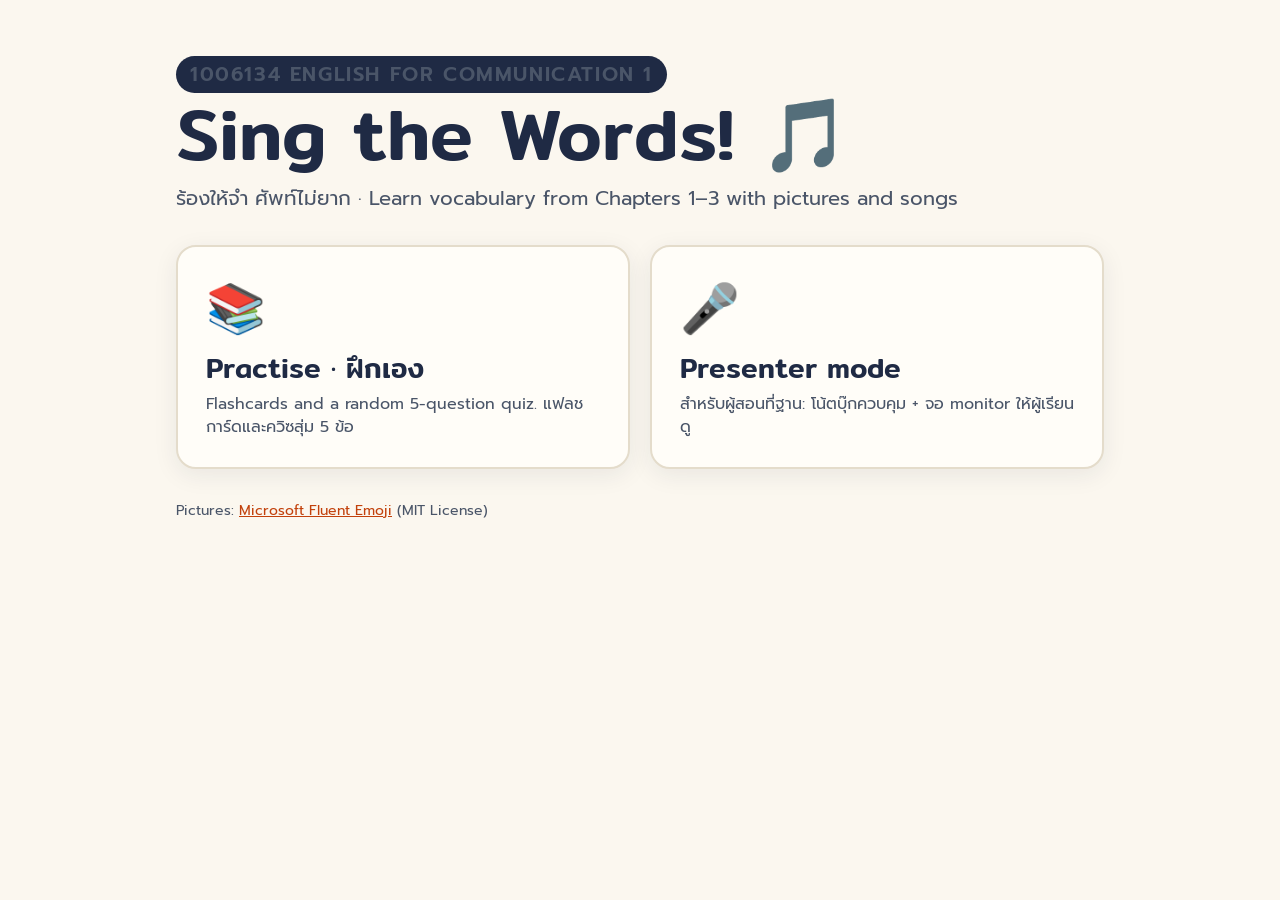
<file: English-Communication/vocab-exam-web/index.html>
<!doctype html>
<html lang="th">
<head>
  <meta charset="utf-8">
  <meta name="viewport" content="width=device-width, initial-scale=1">
  <title>Sing the Words!</title>
  <link rel="preconnect" href="https://fonts.googleapis.com">
  <link rel="stylesheet" href="https://fonts.googleapis.com/css2?family=Mitr:wght@400;500;600&family=Prompt:wght@400;500;600&display=swap">
  <link rel="stylesheet" href="css/theme.css">
  <link rel="stylesheet" href="css/app.css">
</head>
<body>
  <div class="landing">
    <div class="hero">
      <p class="pill">1006134 English for Communication 1</p>
      <h1>Sing the Words! 🎵</h1>
      <p>ร้องให้จำ ศัพท์ไม่ยาก · Learn vocabulary from Chapters 1–3 with pictures and songs</p>
    </div>
    <div class="choices">
      <a class="choice" href="study.html">
        <span class="big">📚</span>
        <h2>Practise · ฝึกเอง</h2>
        <p>Flashcards and a random 5-question quiz. แฟลชการ์ดและควิซสุ่ม 5 ข้อ</p>
      </a>
      <a class="choice" href="presenter.html">
        <span class="big">🎤</span>
        <h2>Presenter mode</h2>
        <p>สำหรับผู้สอนที่ฐาน: โน้ตบุ๊กควบคุม + จอ monitor ให้ผู้เรียนดู</p>
      </a>
    </div>
    <p style="color:var(--muted);font-size:14px">Pictures: <a href="https://github.com/microsoft/fluentui-emoji">Microsoft Fluent Emoji</a> (MIT License)</p>
  </div>
</body>
</html>
</file>
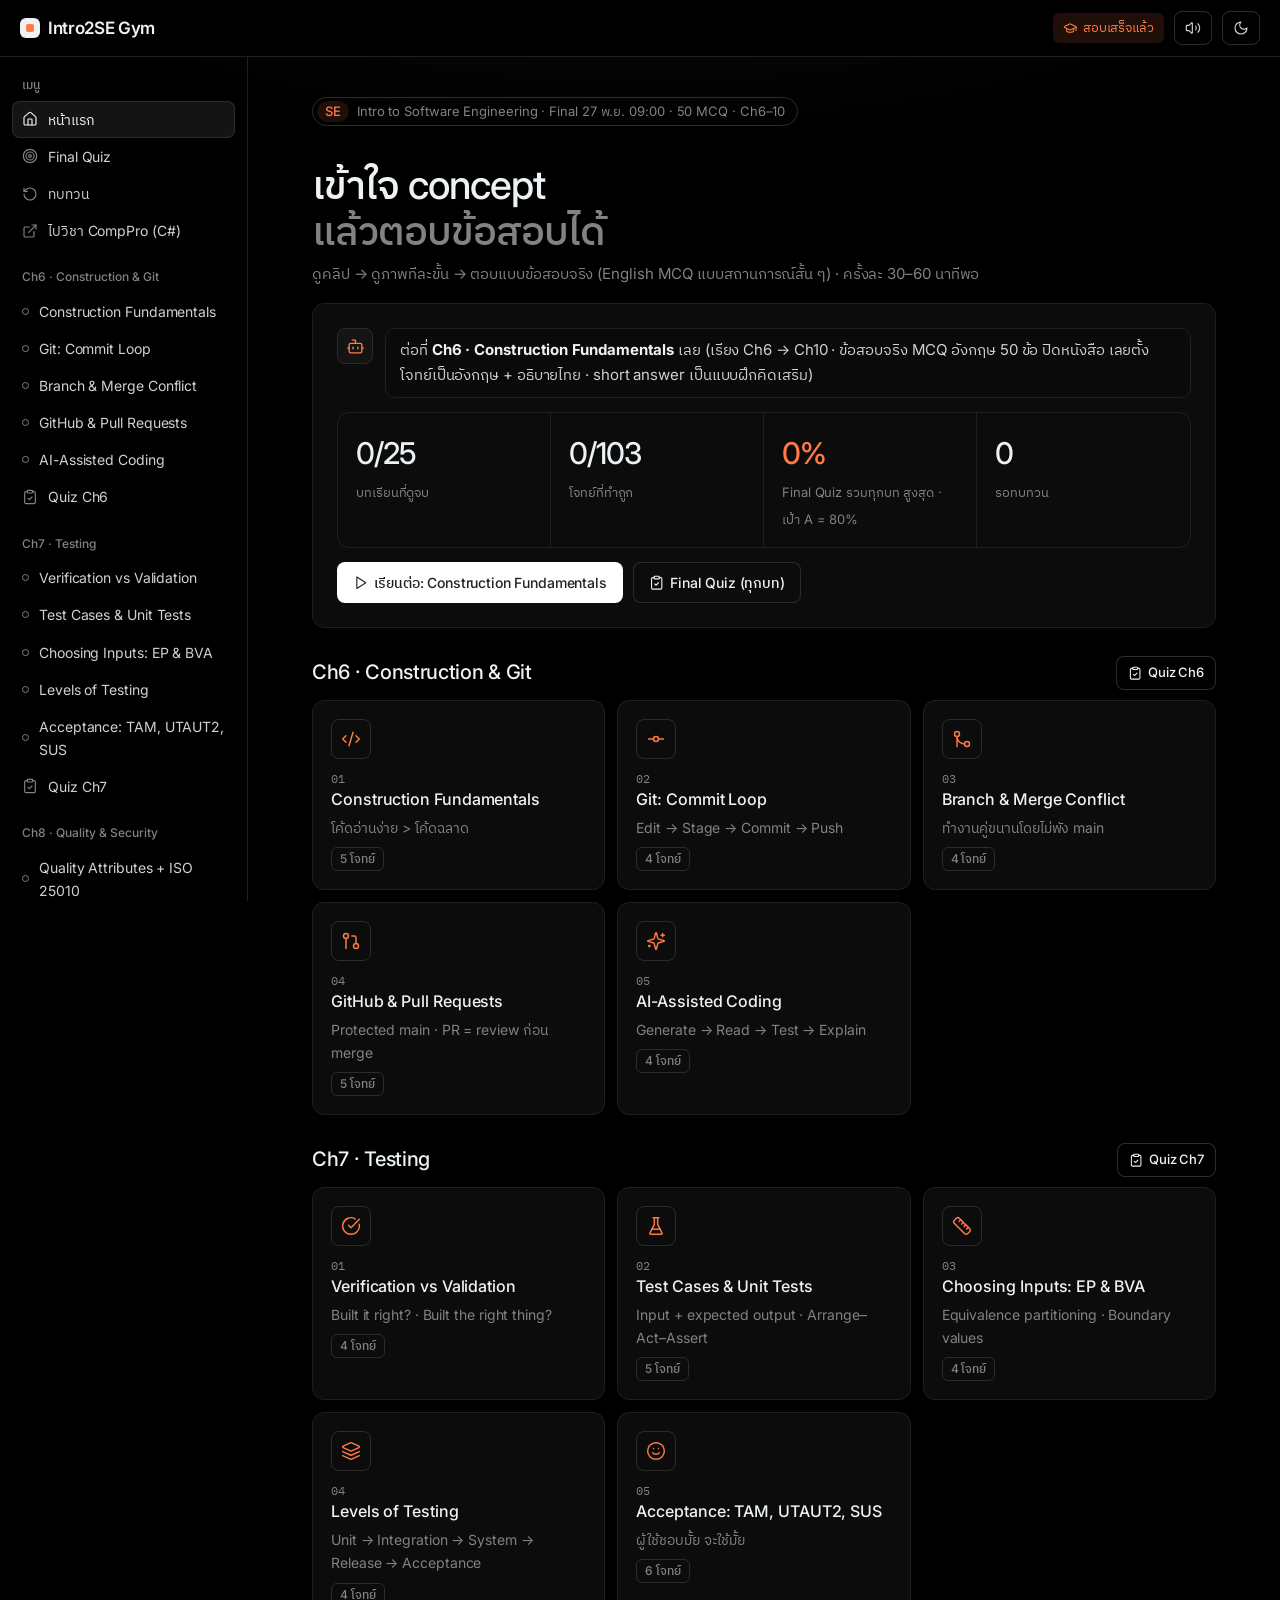
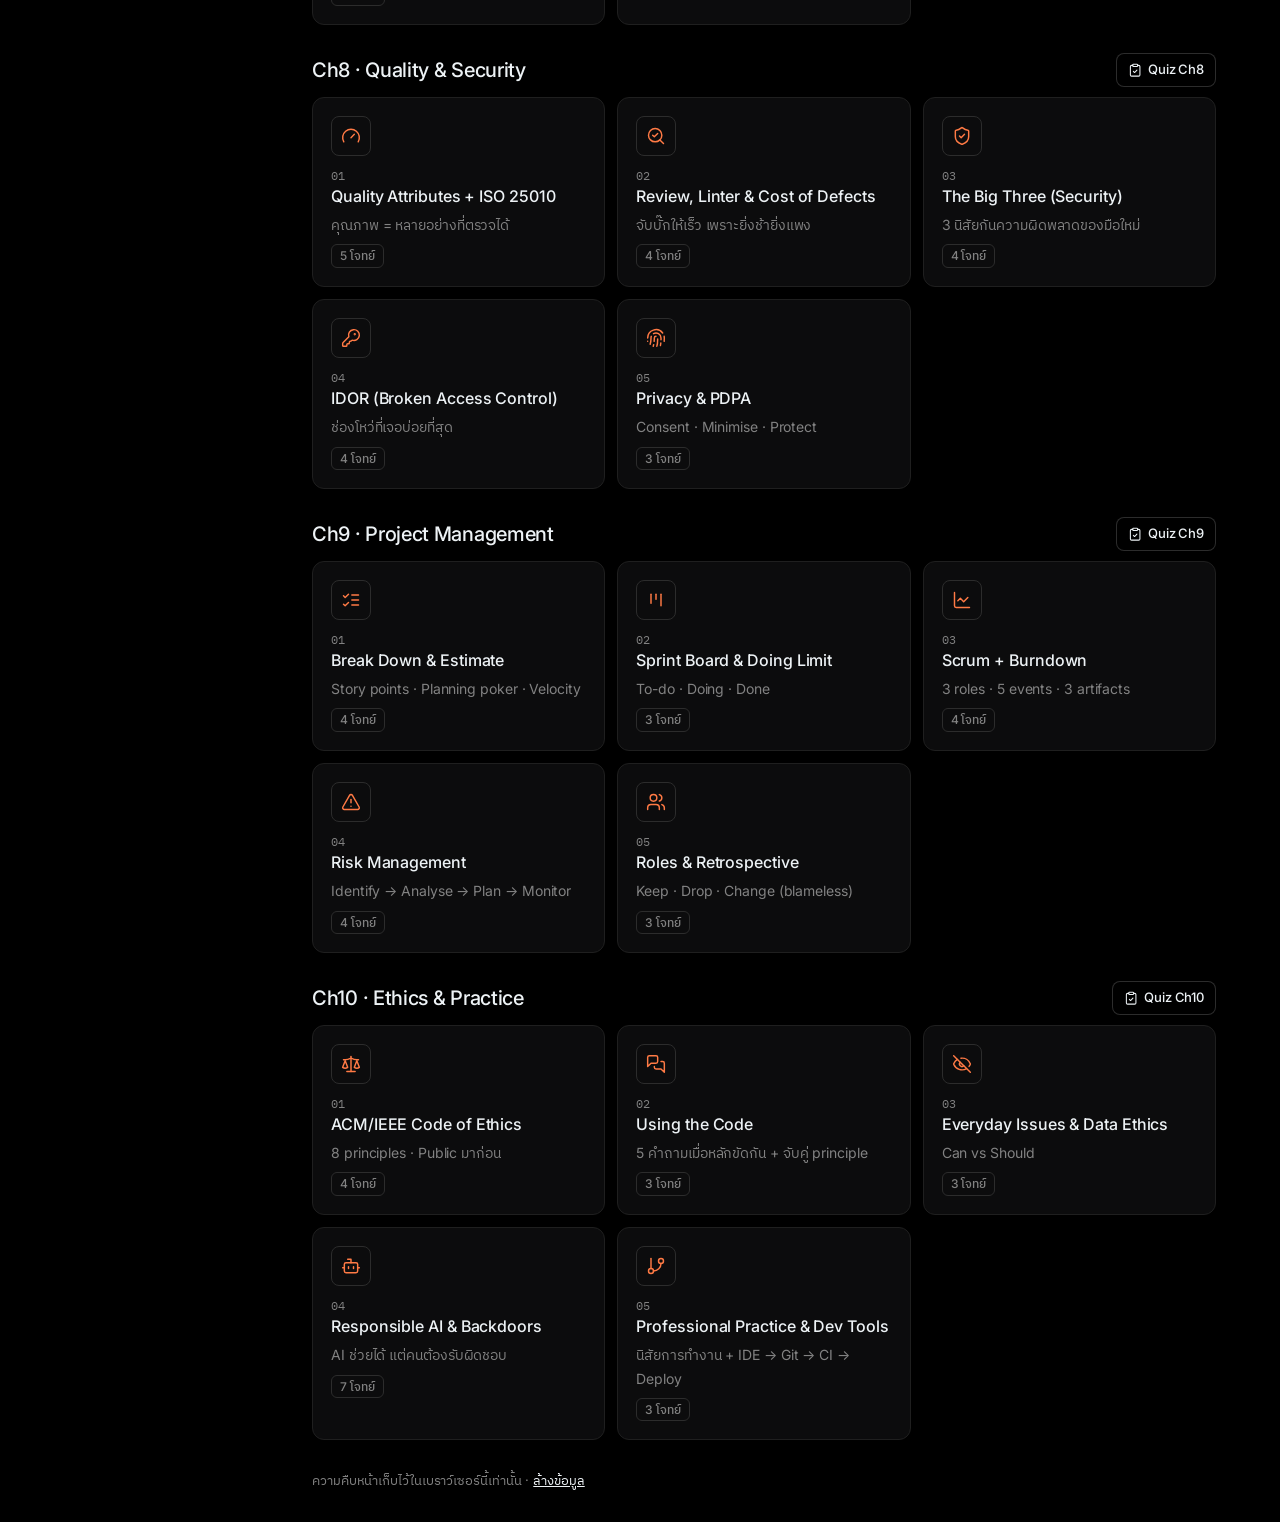
<file: Introduction-to-Software-Engineering/practice/index.html>
<!doctype html>
<html lang="th" data-theme="dark">
<head>
<meta charset="utf-8">
<meta name="viewport" content="width=device-width, initial-scale=1">
<title>Intro2SE Gym</title>
<link rel="preconnect" href="https://fonts.googleapis.com">
<link rel="preconnect" href="https://fonts.gstatic.com" crossorigin>
<link href="https://fonts.googleapis.com/css2?family=Inter:wght@400;500;600&family=IBM+Plex+Mono:wght@400;500;600&family=IBM+Plex+Sans+Thai:wght@400;500;600&display=swap" rel="stylesheet">
<style>
/* ===== Theme tokens — โทนแบบ Profound: ดำ-ขาว-เทา + accent ส้มนิดเดียว ===== */
:root, :root[data-theme="dark"]{
  --bg:#000; --bg-2:#0a0a0a; --card:#0c0c0d; --card-2:#141415; --ink:#edf2f5; --ink-2:#d1d1d1; --muted:#828282; --line:#1f1f1f; --line-2:#2c2c2c;
  --accent:#ff7a45; --accent-bg:rgba(255,122,69,.12);
  --green:#4ade80; --green-bg:rgba(74,222,128,.08); --red:#f87171; --red-bg:rgba(248,113,113,.08); --amber:#fbbf24; --amber-bg:rgba(251,191,36,.08);
  --btn:#fff; --btn-ink:#222;
  --code-bg:#070707; --code-ink:#e5e5e5; --hl:rgba(255,255,255,.07); --ln:#3d3d3d;
  --k:#ff8a5c; --t:#7dd3fc; --s:#bef264; --n:#fca5a5; --c:#5a5a5a;
  --glow:radial-gradient(1200px 500px at 50% -200px, rgba(255,255,255,.07), transparent 70%);
}
:root[data-theme="light"]{
  --bg:#fafafa; --bg-2:#fff; --card:#fff; --card-2:#f4f4f5; --ink:#111; --ink-2:#333; --muted:#6b6b6b; --line:#e7e7e7; --line-2:#d9d9d9;
  --accent:#e85d27; --accent-bg:rgba(232,93,39,.1);
  --green:#15803d; --green-bg:rgba(21,128,61,.07); --red:#c62828; --red-bg:rgba(198,40,40,.06); --amber:#a16207; --amber-bg:rgba(161,98,7,.08);
  --btn:#111; --btn-ink:#fff;
  --code-bg:#0c0c0d; --code-ink:#e5e5e5; --hl:rgba(255,255,255,.08); --ln:#444;
  --glow:radial-gradient(1200px 500px at 50% -200px, rgba(0,0,0,.05), transparent 70%);
}
*{box-sizing:border-box}
body{margin:0;background:var(--bg);background-image:var(--glow);background-repeat:no-repeat;color:var(--ink);font:16px/1.65 Inter,"IBM Plex Sans Thai",system-ui,sans-serif;letter-spacing:-.005em;-webkit-font-smoothing:antialiased}
code,.mono,textarea{font-family:"IBM Plex Mono",ui-monospace,monospace}
:not(pre)>code{background:var(--card-2);border:1px solid var(--line-2);padding:0 5px;border-radius:5px;font-size:.86em;letter-spacing:0}
button{font:inherit;color:inherit;cursor:pointer}
a{color:var(--ink)}
:focus-visible{outline:2px solid var(--accent);outline-offset:2px}

/* top bar */
.top{position:sticky;top:0;z-index:10;background:color-mix(in srgb,var(--bg) 85%,transparent);backdrop-filter:blur(10px);border-bottom:1px solid var(--line)}
.top-in{display:flex;align-items:center;gap:10px;height:56px;padding:0 20px}
.logo{font-weight:600;font-size:17px;letter-spacing:-.02em;text-decoration:none;color:var(--ink);white-space:nowrap;display:flex;align-items:center;gap:8px}
.logo i{width:20px;height:20px;border-radius:6px;background:var(--ink);display:inline-block;position:relative}
.logo i::after{content:"";position:absolute;inset:6px;border-radius:2px;background:var(--accent)}
.count{margin-left:auto;font-size:13px;color:var(--accent);background:var(--accent-bg);padding:4px 10px;border-radius:6px;white-space:nowrap}
.ibtn{border:1px solid var(--line-2);background:transparent;border-radius:8px;height:34px;min-width:34px;padding:0 10px;font-size:14px;color:var(--ink-2)}
.ibtn:hover{background:var(--card-2)}

/* app shell: sidebar + content (เหมือนแอปทำงาน) */
.shell{display:grid;grid-template-columns:248px minmax(0,1fr);min-height:calc(100vh - 56px)}
.shell>*,.tracer>*{min-width:0}
.side{border-right:1px solid var(--line);padding:18px 12px;position:sticky;top:56px;height:calc(100vh - 56px);overflow:auto}
.side h5{margin:18px 10px 6px;font-size:12px;font-weight:500;color:var(--muted);letter-spacing:0}
.side h5:first-child{margin-top:0}
.side a{display:flex;align-items:center;gap:10px;padding:7px 10px;border-radius:8px;text-decoration:none;color:var(--ink-2);font-size:14px}
.side a:hover{background:var(--card-2)}
.side a.on{background:var(--card-2);color:var(--ink);box-shadow:inset 0 0 0 1px var(--line-2)}
.side a .dot{width:7px;height:7px;border-radius:50%;border:1px solid var(--muted);flex:0 0 7px}
.side a .dot.ok{background:var(--green);border-color:var(--green)}
.side a.soon{opacity:.4;pointer-events:none}
.side .badge{margin-left:auto;font-size:11px;background:var(--accent);color:#000;border-radius:5px;padding:0 6px;font-weight:600}
.wrap{max-width:960px;margin:0 auto;padding:0 28px}

/* type */
h1{font-size:40px;line-height:1.15;font-weight:500;letter-spacing:-.025em;margin:36px 0 8px}
h2{font-size:20px;font-weight:500;letter-spacing:-.015em;margin:0 0 12px}
h3{font-size:16px;font-weight:500;margin:0 0 4px}
.sub{color:var(--muted);margin:0;font-size:15px}
.eyebrow{display:inline-flex;gap:8px;align-items:center;font-size:13px;color:var(--muted);border:1px solid var(--line-2);border-radius:999px;padding:3px 12px 3px 4px}
.eyebrow b{background:var(--accent-bg);color:var(--accent);font-weight:500;border-radius:999px;padding:0 8px}

/* cards & bits */
.card{background:var(--card);border:1px solid var(--line);border-radius:12px;padding:24px;margin:16px 0}
.step-h{display:flex;align-items:center;gap:10px;margin-bottom:14px}
.step-h .no{font:500 12px "IBM Plex Mono",monospace;color:var(--muted);border:1px solid var(--line-2);border-radius:6px;padding:1px 7px}
.step-h h2{margin:0}
.pill{display:inline-block;font-size:12px;font-weight:500;padding:1px 8px;border-radius:6px;color:var(--muted);border:1px solid var(--line-2)}
.pill.ok{color:var(--green);border-color:color-mix(in srgb,var(--green) 40%,transparent)}
.pill.lv{color:var(--accent);border-color:color-mix(in srgb,var(--accent) 40%,transparent)}
.btn{display:inline-flex;align-items:center;gap:6px;border:0;background:var(--btn);color:var(--btn-ink);font-weight:500;font-size:14px;padding:9px 16px;border-radius:8px;text-decoration:none;letter-spacing:-.01em}
.btn:hover{opacity:.9}
.btn.ghost{background:transparent;color:var(--ink);box-shadow:inset 0 0 0 1px var(--line-2)}
.btn.ghost:hover{background:var(--card-2)}
.btn:disabled{opacity:.35;cursor:default}
.row{display:flex;gap:10px;flex-wrap:wrap;align-items:center}

/* tutor bubble */
.tutor{display:flex;gap:12px;align-items:flex-start}
.tutor .ava{flex:0 0 36px;height:36px;border-radius:8px;border:1px solid var(--line-2);background:var(--card-2);display:grid;place-items:center;font-size:18px}
.tutor .bub{border:1px solid var(--line);background:var(--bg-2);border-radius:10px;padding:9px 14px;flex:1;min-height:42px;font-size:15px;color:var(--ink-2)}
.tutor .bub b{color:var(--ink)}

/* home */
.grid{display:grid;grid-template-columns:repeat(auto-fill,minmax(250px,1fr));gap:12px}
.lesson{display:block;text-decoration:none;color:var(--ink);background:var(--card);border:1px solid var(--line);border-radius:12px;padding:18px;transition:border-color .15s,background .15s}
.lesson:hover{border-color:var(--line-2);background:var(--card-2)}
.lesson .em{color:var(--accent);width:40px;height:40px;border-radius:8px;border:1px solid var(--line-2);display:grid;place-items:center;margin-bottom:12px}
.lesson .n{font:12px "IBM Plex Mono",monospace;color:var(--muted)}
.stats{display:grid;grid-template-columns:repeat(4,1fr);border:1px solid var(--line);border-radius:12px;overflow:hidden}
.stat{padding:16px 18px;border-right:1px solid var(--line)}
.stat:last-child{border-right:0}
.stat b{display:block;font-size:30px;font-weight:500;letter-spacing:-.03em}
.stat small{color:var(--muted);font-size:13px}
.stat.hot b{color:var(--accent)}

/* video + analogy */
.video{position:relative;aspect-ratio:16/9;border-radius:10px;overflow:hidden;border:1px solid var(--line-2);background:var(--bg-2)}
.video iframe{position:absolute;inset:0;width:100%;height:100%;border:0}
/* voice settings panel */
.vpanel{position:fixed;top:62px;right:16px;z-index:30;width:300px;max-width:calc(100vw - 32px);background:var(--card);border:1px solid var(--line-2);border-radius:12px;padding:16px;box-shadow:0 20px 50px rgba(0,0,0,.45);font-size:14px}
.vpanel[hidden]{display:none}
.vp-row{display:flex;justify-content:space-between;align-items:center}
.vp-lbl{display:flex;justify-content:space-between;color:var(--muted);font-size:13px;margin:14px 0 6px}
.vpanel select{width:100%;background:var(--bg-2);color:var(--ink);border:1px solid var(--line-2);border-radius:8px;padding:8px 10px;font:inherit}
.vpanel input[type=range]{width:100%;accent-color:var(--accent)}
.vp-note{margin:12px 0 0;font-size:13px;color:var(--muted);background:var(--accent-bg);border-radius:8px;padding:8px 10px}
.vp-note b{color:var(--ink)}
.switch{position:relative;width:38px;height:22px;display:inline-block}
.switch input{opacity:0;width:0;height:0}
.switch span{position:absolute;inset:0;background:var(--line-2);border-radius:99px;transition:.2s;cursor:pointer}
.switch span::before{content:"";position:absolute;width:16px;height:16px;left:3px;top:3px;background:#fff;border-radius:50%;transition:.2s}
.switch input:checked+span{background:var(--accent)}
.switch input:checked+span::before{transform:translateX(16px)}
.vcard{display:block;text-decoration:none;color:#fff}
.vcard img{position:absolute;inset:0;width:100%;height:100%;object-fit:cover;opacity:.7;transition:opacity .2s}
.vcard:hover img{opacity:.9}
.vplay{position:absolute;left:50%;top:50%;transform:translate(-50%,-50%);width:68px;height:48px;border-radius:12px;background:#ff0033;display:grid;place-items:center}
.vplay .ic{width:24px;height:24px;fill:#fff;stroke:#fff}
.vcap{position:absolute;left:0;right:0;bottom:0;padding:28px 16px 12px;background:linear-gradient(transparent,rgba(0,0,0,.85));display:flex;flex-direction:column}
.vcap small{color:#ccc;font-size:12px}
.video-empty{border:1px dashed var(--line-2);border-radius:10px;padding:22px;text-align:center;color:var(--muted);font-size:14px}
.vlang{display:inline-flex;border:1px solid var(--line-2);border-radius:8px;padding:3px;margin-bottom:12px;gap:2px}
.vlang button{border:0;background:transparent;border-radius:6px;padding:4px 12px;font-size:13px;color:var(--muted)}
.vlang button.on{background:var(--card-2);color:var(--ink);box-shadow:inset 0 0 0 1px var(--line-2)}
.vtabs{display:flex;gap:6px;margin-bottom:10px;flex-wrap:wrap}
.vtabs button{border:1px solid var(--line-2);background:transparent;border-radius:6px;padding:3px 10px;font-size:13px;color:var(--muted)}
.vtabs button.on{background:var(--ink);color:var(--bg);border-color:var(--ink)}
.analogy{display:flex;gap:16px;align-items:center;border:1px solid var(--line);background:var(--bg-2);border-radius:12px;padding:16px 18px;margin-top:18px}
.analogy{padding:0;overflow:hidden;align-items:stretch;gap:0}
.analogy figure{margin:0;flex:0 0 44%;max-width:44%;position:relative;background:#000}
.analogy figure img{display:block;width:100%;height:100%;min-height:200px;object-fit:cover}
.analogy figcaption{position:absolute;left:8px;bottom:6px;font-size:10.5px;color:#fff;background:rgba(0,0,0,.55);padding:1px 6px;border-radius:4px}
.analogy figure.noimg{display:grid;place-items:center;min-height:180px;color:var(--accent);background:var(--bg-2);border-right:1px solid var(--line)}
.analogy figure.noimg .ic{width:64px;height:64px;stroke-width:1.25}
.analogy .txt{padding:18px 20px;display:flex;flex-direction:column;justify-content:center}
.analogy .txt b{font-size:17px;font-weight:500;letter-spacing:-.01em}
.ic{width:1.1em;height:1.1em;flex:0 0 auto;vertical-align:-.18em}
.lesson .em .ic,.h1-ic .ic{width:20px;height:20px}
.h1-ic{display:inline-grid;place-items:center;width:44px;height:44px;border:1px solid var(--line-2);border-radius:10px;vertical-align:middle;margin-right:12px;color:var(--accent)}
.tutor .ava .ic{width:19px;height:19px;color:var(--accent)}
.ibtn{display:inline-flex;align-items:center;justify-content:center;gap:6px}
.ibtn .ic{width:16px;height:16px}
.side a .ic{width:16px;height:16px;color:var(--muted)}
.side a.on .ic{color:var(--ink)}
.count{display:inline-flex;align-items:center;gap:6px}
.analogy p{margin:2px 0 0;color:var(--muted);font-size:15px}

/* ===== Tracer ===== */
.tracer{display:grid;grid-template-columns:minmax(0,1.3fr) minmax(0,1fr);gap:12px}
.codebox{background:var(--code-bg);color:var(--code-ink);border:1px solid var(--line-2);border-radius:10px;padding:10px 0;font:13.5px/1.7 "IBM Plex Mono",monospace;overflow:auto;letter-spacing:0}
.codebox .ln{display:flex;padding:0 12px 0 0;border-left:2px solid transparent;white-space:pre}
.codebox .ln i{flex:0 0 34px;text-align:right;padding-right:14px;color:var(--ln);font-style:normal;user-select:none}
.codebox .ln.cur{background:var(--hl);border-left-color:var(--accent)}
.codebox .ln.cur i{color:var(--accent)}
.codebox .ln.pick{cursor:pointer}
.codebox .ln.pick:hover{background:rgba(255,255,255,.05)}
.codebox .ln.bad{background:rgba(248,113,113,.14);border-left-color:#f87171}
.codebox .ln.good{background:rgba(74,222,128,.13);border-left-color:#4ade80}
.tk-k{color:var(--k)}.tk-t{color:var(--t)}.tk-s{color:var(--s)}.tk-n{color:var(--n)}.tk-c{color:var(--c);font-style:italic}
.side-p{display:flex;flex-direction:column;gap:10px;min-width:0}
.panel{border:1px solid var(--line);background:var(--bg-2);border-radius:10px;padding:10px 12px}
.panel h4{margin:0 0 8px;font-size:12px;font-weight:500;color:var(--muted)}
.vars{display:flex;flex-wrap:wrap;gap:6px}
.var{font:12.5px "IBM Plex Mono",monospace;border:1px solid var(--line-2);border-radius:6px;padding:2px 8px;color:var(--ink-2)}
.var b{color:var(--t);font-weight:500}
.objs{display:flex;flex-wrap:wrap;gap:8px}
.obj{border:1px solid var(--line-2);background:var(--card);border-radius:8px;min-width:130px;font:12.5px "IBM Plex Mono",monospace;overflow:hidden;animation:pop .3s}
.obj .hd{padding:3px 8px;font-weight:600;color:#0a0a0a}
.obj .fl{padding:2px 8px;display:flex;justify-content:space-between;gap:10px;border-top:1px solid var(--line)}
.obj .fl.flash{animation:flash 1s}
.obj .fl span:last-child{color:var(--s)}
:root[data-theme="light"] .obj .fl span:last-child{color:#4d7c0f}
.obj .fl span.null{color:var(--muted)!important;font-style:italic}
@keyframes pop{from{transform:scale(.7);opacity:0}to{transform:none;opacity:1}}
@keyframes flash{0%{background:var(--accent-bg)}100%{background:transparent}}
.arrbox{animation:pop .3s;min-width:0;max-width:100%}
.arrlbl{font:600 12px "IBM Plex Mono",monospace;margin-bottom:4px}
.arrcells{display:flex;gap:4px;flex-wrap:wrap}
.ac{display:flex;flex-direction:column;align-items:center;gap:2px}
.ac span{min-width:44px;height:34px;padding:0 6px;display:grid;place-items:center;border:1px solid var(--line-2);border-radius:6px;background:var(--card);font:13px "IBM Plex Mono",monospace;color:var(--s)}
.ac i{font:11px "IBM Plex Mono",monospace;color:var(--muted);font-style:normal}
.ac span.cur,.g2 td.cur{border-color:var(--accent);box-shadow:0 0 0 2px var(--accent-bg);color:var(--ink)}
.ac span.flash,.g2 td.flash{animation:flash 1s}
.ac span.null,.g2 td.null{color:var(--muted);font-style:italic}
.g2{border-collapse:separate;border-spacing:4px;font:13px "IBM Plex Mono",monospace}
.g2 th{color:var(--muted);font-weight:400;font-size:11px;padding:0 4px}
.g2 td{min-width:40px;height:32px;text-align:center;border:1px solid var(--line-2);border-radius:6px;background:var(--card);color:var(--s)}
:root[data-theme="light"] .ac span,:root[data-theme="light"] .g2 td{color:#4d7c0f}
.scene-stage{border:1px solid var(--line);background:var(--bg-2);border-radius:12px;padding:18px;min-height:220px;display:flex;align-items:center;justify-content:center;overflow-x:auto}
.scene-in{width:100%;animation:sfade .35s}
ol.learn{list-style:none;counter-reset:ln;margin:0;padding:0;display:flex;flex-direction:column;gap:10px}
ol.learn li{counter-increment:ln;position:relative;padding:12px 14px 12px 50px;border:1px solid var(--line);border-radius:10px;background:var(--bg-2)}
ol.learn li::before{content:counter(ln);position:absolute;left:14px;top:12px;width:24px;height:24px;border-radius:7px;background:var(--accent-bg);color:var(--accent);font:600 13px "IBM Plex Mono",monospace;display:grid;place-items:center}
ol.learn li>b{display:block;color:var(--ink);font-weight:600;margin-bottom:2px}
ol.learn li p{margin:0;color:var(--ink-2);font-size:15px}
h3.lh{margin:22px 0 10px;font-size:16px}
.wex{border:1px solid var(--line-2);border-radius:10px;padding:14px 16px;background:var(--card)}
.wex .wq{margin:0 0 10px;font-weight:500}
.wsteps{margin:0 0 10px;padding-left:22px;color:var(--ink-2)}
.wsteps li{margin:4px 0;animation:sfade .3s}
.wans{margin:0 0 4px;padding:8px 12px;border-radius:8px;background:var(--green-bg);animation:sfade .3s}
.traps{display:flex;flex-direction:column;gap:8px}
.trap{display:grid;grid-template-columns:1fr 1fr;border:1px solid var(--line);border-radius:10px;overflow:hidden;font-size:14px}
.trap>div{padding:10px 12px}
.trap .tw{background:var(--red-bg);color:var(--ink-2)}
.trap .tr{background:var(--green-bg);color:var(--ink)}
@media (max-width:640px){.trap{grid-template-columns:1fr}}
.spyr{display:flex;flex-direction:column;align-items:center;gap:6px}
.spyr div{text-align:center;border:1px solid var(--line-2);background:var(--card);border-radius:8px;padding:10px;font-size:14px}
.spyr div.base{border-color:var(--accent);box-shadow:0 0 0 3px var(--accent-bg)}
@keyframes sfade{from{opacity:0;transform:translateY(6px)}to{opacity:1;transform:none}}
.srow{display:flex;gap:10px;align-items:stretch;justify-content:center;flex-wrap:wrap}
.sbox{flex:1 1 140px;max-width:260px;border:1px solid var(--line-2);background:var(--card);border-radius:10px;padding:10px 12px;display:flex;flex-direction:column;gap:4px;font-size:14px;transition:opacity .2s}
.sbox b{font-weight:600;color:var(--ink)}
.sbox span{color:var(--muted);font-size:13px}
.sbox.hot{border-color:var(--accent);box-shadow:0 0 0 3px var(--accent-bg)}
.sbox.good{border-color:var(--green);box-shadow:0 0 0 3px var(--green-bg)}
.sbox.dim{opacity:.4}
.sbox.code b{font:500 13px "IBM Plex Mono",monospace}
.sbox.ren{border-color:var(--amber)}
.sbox.new{border-color:var(--green)}
.sbox .bad{color:var(--red)}
.sarrow{align-self:center;color:var(--muted);font-size:18px;flex:0 0 auto}
.snote{margin-top:12px;text-align:center;font-size:14px;color:var(--ink-2);background:var(--card-2);border-radius:8px;padding:8px 12px}
.snote.warn{background:var(--amber-bg);color:var(--ink)}
.snote.good{background:var(--green-bg);color:var(--ink)}
.stag{display:inline-block;font-size:11px;font-weight:600;padding:0 6px;border-radius:5px;border:1px solid var(--line-2);color:var(--muted)}
.stag.ren{color:var(--amber);border-color:var(--amber)}
.stag.new{color:var(--green);border-color:var(--green)}
.stbl{width:100%;border-collapse:collapse;font-size:14px}
.stbl th,.stbl td{text-align:left;padding:7px 10px;border-bottom:1px solid var(--line)}
.stbl th{color:var(--muted);font-weight:500;font-size:12px}
.sgrid9{display:grid;grid-template-columns:repeat(3,1fr);gap:8px}
.sgrid8{display:grid;grid-template-columns:repeat(4,1fr);gap:8px}
.sgrid9 .sbox,.sgrid8 .sbox{max-width:none}
.sbars{display:flex;gap:10px;align-items:flex-end;height:200px;justify-content:center}
.sbar{flex:1;max-width:90px;height:100%;display:flex;flex-direction:column;justify-content:flex-end;align-items:center;gap:4px;opacity:.25;transition:opacity .3s}
.sbar.on{opacity:1}
.sbar i{display:block;width:100%;background:var(--line-2);border-radius:6px 6px 0 0;transition:height .4s}
.sbar.on i{background:var(--ink-2)}
.sbar.hot i{background:var(--accent)}
.sbar b{font:600 13px "IBM Plex Mono",monospace}
.sbar span{font-size:11px;color:var(--muted)}
.sboard{display:grid;grid-template-columns:repeat(3,1fr);gap:10px;width:100%}
.sboard>div{border:1px solid var(--line-2);border-radius:10px;padding:8px;min-height:150px;background:var(--card)}
.sboard>div.over{border-color:var(--red);box-shadow:0 0 0 3px var(--red-bg)}
.sboard h5{margin:0 0 6px;font-size:11px;color:var(--muted);font-weight:600}
.sboard p{margin:0 0 6px;font-size:13px;border:1px solid var(--line-2);border-radius:6px;padding:5px 8px;background:var(--bg-2)}
.sboard p.doing{border-color:var(--amber)}
.sboard p.done{border-color:var(--green);color:var(--muted)}
.sburn{width:100%;max-width:440px;display:block;margin:0 auto}
.sburn .ax{stroke:var(--line-2);stroke-width:1.5}
.sburn .lb{fill:var(--muted);font-size:10px;font-family:"IBM Plex Mono",monospace}
.sburn .ideal{stroke:var(--muted);stroke-width:2;stroke-dasharray:5 4}
.sburn .act{fill:none;stroke:var(--accent);stroke-width:3}
.sburn .today{stroke:var(--ink-2);stroke-width:1;stroke-dasharray:2 3}
.sburn .gap{stroke:var(--red);stroke-width:3}
.sburn .gapt{fill:var(--red);font-size:11px}
.smatrix{display:grid;grid-template-columns:auto 1fr;grid-template-rows:1fr auto;gap:6px;max-width:420px;margin:0 auto}
.smatrix .my{writing-mode:vertical-rl;transform:rotate(180deg);font-size:11px;color:var(--muted);text-align:center}
.smatrix .mx{grid-column:2;text-align:center;font-size:11px;color:var(--muted)}
.smatrix .mg{display:grid;grid-template-columns:repeat(3,1fr);gap:4px}
.smatrix .mc{min-height:56px;border-radius:6px;display:grid;place-items:center;font-size:12px;text-align:center;padding:4px}
.mc.lvl{background:var(--green-bg)}.mc.lvm{background:var(--amber-bg)}.mc.lvh{background:var(--red-bg);border:1px solid var(--red)}
.sform{display:flex;flex-direction:column;gap:6px;max-width:300px;margin:0 auto;font-size:14px}
.sform label{border:1px solid var(--line-2);border-radius:8px;padding:6px 10px;background:var(--card)}
.sform label.cut{text-decoration:line-through;opacity:.45}
.slist{margin:0;padding-left:20px;font-size:14px;line-height:1.9}
.cls{display:flex;flex-direction:column;gap:8px}
.clsrow{display:flex;gap:10px;align-items:center;justify-content:space-between;border:1px solid var(--line-2);border-radius:8px;padding:8px 10px;font-size:14px}
.clsrow select{flex:0 0 auto;max-width:48%;background:var(--bg-2);color:var(--ink);border:1px solid var(--line-2);border-radius:6px;padding:5px 8px;font:inherit;font-size:13px}
.clsrow.bad{border-color:var(--red);background:var(--red-bg)}
.clsrow.good{border-color:var(--green);background:var(--green-bg)}
textarea.prose{font-family:inherit;font-size:15px;line-height:1.6;background:var(--bg-2);color:var(--ink)}
p.model{margin:6px 0 0;font-style:italic}
@media (max-width:640px){.sgrid8{grid-template-columns:repeat(2,1fr)}.sgrid9{grid-template-columns:repeat(2,1fr)}.clsrow{flex-direction:column;align-items:stretch}.clsrow select{max-width:none}.sboard{grid-template-columns:1fr}}
.console{background:#000;border:1px solid var(--line-2);color:#d4d4d4;font:12.5px/1.55 "IBM Plex Mono",monospace;border-radius:8px;padding:8px 10px;min-height:38px;white-space:pre-wrap}
.console .err{color:#f87171}
.uml{border:1px solid var(--line-2);border-radius:8px;font:12.5px/1.8 "IBM Plex Mono",monospace;overflow:hidden}
.uml div{padding:0 10px}
.uml .t{background:var(--ink);color:var(--bg);font-weight:600;text-align:center}
.uml .on{background:var(--accent-bg);color:var(--accent)}
.ctrl{display:flex;gap:6px;align-items:center;flex-wrap:wrap;margin-top:12px}
.ctrl .ibtn{height:36px;min-width:40px;font-size:14px}
.ctrl .stepn{font:12px "IBM Plex Mono",monospace;color:var(--muted);margin:0 8px}
.ctrl .play{background:var(--btn);color:var(--btn-ink);border-color:var(--btn);font-weight:500}

/* summary / details */
ul.key{margin:4px 0;padding-left:0;list-style:none}
ul.key li{margin:0;padding:8px 0 8px 22px;border-bottom:1px solid var(--line);position:relative;color:var(--ink-2)}
ul.key li:last-child{border-bottom:0}
ul.key li::before{content:"";position:absolute;left:4px;top:17px;width:6px;height:6px;border-radius:2px;background:var(--accent)}
details{border:1px solid var(--line);border-radius:10px;padding:10px 14px;margin-top:12px}
details summary{cursor:pointer;font-weight:500;font-size:14px}
details[open] summary{margin-bottom:6px}
pre.code{background:var(--code-bg);color:var(--code-ink);border:1px solid var(--line-2);border-radius:8px;padding:12px 14px;font-size:13px;overflow:auto;margin:8px 0;letter-spacing:0}
.yt{font-size:13px;color:var(--muted)}

/* exercises */
.ex{border-top:1px solid var(--line);padding-top:20px;margin-top:20px}
.ex:first-of-type{border-top:0;margin-top:0;padding-top:0}
.ex .q{font-weight:500;margin:8px 0 12px}
.opts{display:grid;gap:8px}
.opt{text-align:left;background:transparent;border:1px solid var(--line-2);border-radius:8px;padding:10px 14px;font-size:14px;color:var(--ink-2)}
.opt:hover{background:var(--card-2);color:var(--ink)}
.opt.bad{border-color:var(--red);background:var(--red-bg)}
.opt.good{border-color:var(--green);background:var(--green-bg);color:var(--ink)}
.opt code{background:none;border:0;padding:0}
textarea{width:100%;background:var(--code-bg);color:var(--code-ink);border:1px solid var(--line-2);border-radius:10px;padding:12px;font-size:13.5px;line-height:1.65;resize:vertical;tab-size:4}
textarea:focus,input:focus{outline:1px solid var(--accent);border-color:var(--accent)}
input.out{width:100%;background:var(--code-bg);color:var(--code-ink);border:1px solid var(--line-2);border-radius:8px;padding:10px 12px;font:13.5px "IBM Plex Mono",monospace}
.fb{margin-top:12px;border-radius:10px;padding:10px 14px;font-size:14px;display:none;border:1px solid}
.fb.show{display:block}
.fb.bad{background:var(--red-bg);border-color:color-mix(in srgb,var(--red) 45%,transparent)}
.fb.hint{background:var(--amber-bg);border-color:color-mix(in srgb,var(--amber) 45%,transparent)}
.fb.good{background:var(--green-bg);border-color:color-mix(in srgb,var(--green) 45%,transparent)}
.fb pre{margin:6px 0 0}

/* quiz */
.bar{height:3px;background:var(--line);border-radius:99px;overflow:hidden}
.bar i{display:block;height:100%;background:var(--accent);transition:width .3s}
.toast{position:fixed;left:50%;bottom:20px;transform:translateX(-50%);background:var(--card);border:1px solid var(--line-2);color:var(--ink);padding:12px 18px;border-radius:10px;box-shadow:0 20px 50px rgba(0,0,0,.5);z-index:50;max-width:calc(100% - 32px);font-size:14px}
.back{display:inline-block;margin-top:24px;text-decoration:none;color:var(--muted);font-size:14px}
.back:hover{color:var(--ink)}
.nav2{display:flex;justify-content:space-between;gap:10px;margin:24px 0 48px}

@media (max-width:900px){
  .shell{grid-template-columns:1fr}
  .side{display:none}
  .tracer{grid-template-columns:1fr}
  .analogy{flex-direction:column}
  .analogy figure{max-width:none;flex:none}
  .analogy figure img{height:220px}
  .wrap{padding:0 16px}
}
@media (max-width:640px){
  h1{font-size:28px}
  .count{display:none}
  .stats{grid-template-columns:1fr 1fr}
  .stat:nth-child(2){border-right:0}
  .stat:nth-child(-n+2){border-bottom:1px solid var(--line)}
  .card{padding:18px}
}
</style>
</head>
<body>
<header class="top"><div class="top-in">
  <a class="logo" href="#home"><i></i>Intro2SE Gym</a>
  <span class="count" id="count"></span>
  <button class="ibtn" id="voiceBtn" title="ตั้งค่าเสียงพากย์"></button>
  <div class="vpanel" id="voicePanel" hidden></div>
  <button class="ibtn" id="themeBtn" title="สลับธีม"></button>
</div></header>
<div class="shell"><aside class="side" id="side"></aside><main id="appScroll"><div class="wrap" id="app"></div></main></div>

<script>
/* =========================================================
   CompPro Gym — เว็บฝึก C# ส่วนตัว
   โครงสร้าง: DATA (บทเรียน/โจทย์) → ENGINE (tracer, checker, quiz) → ROUTER
   ========================================================= */

/* ---------- storage: ห่อ try/catch เพราะบาง browser บล็อก localStorage ---------- */
const store = {
  get(k, d){ try{ const v = localStorage.getItem('seg:'+k); return v ? JSON.parse(v) : d; }catch(e){ return d; } },
  set(k, v){ try{ localStorage.setItem('seg:'+k, JSON.stringify(v)); }catch(e){} }
};
const S = {
  done: store.get('done', {}),        // บทที่ดูจบ
  ex: store.get('ex', {}),            // ผลโจทย์แต่ละข้อ
  review: store.get('review', {}),    // spaced repetition {id:{box,due}}
  best: store.get('best', 0),
  bestCh: store.get('bestCh', {}),         // คะแนนสูงสุดของ quiz รายบท
  voice: store.get('voice', true),
  theme: store.get('theme', 'dark'),
  vlang: store.get('vlang', 'th'),         // ภาษาคลิปที่เลือกล่าสุด
  voiceName: store.get('voiceName', ''),   // เสียงที่เลือก ('' = เลือกให้อัตโนมัติ)
  rate: store.get('rate', 1),              // ความเร็วเสียง
};
const save = () => { for (const k of ['done','ex','review','best','bestCh','voice','theme','vlang','voiceName','rate']) store.set(k, S[k]); };

const $ = (s, r=document) => r.querySelector(s);
const esc = s => String(s).replace(/[&<>"]/g, c => ({'&':'&amp;','<':'&lt;','>':'&gt;','"':'&quot;'}[c]));
const pick = a => a[Math.floor(Math.random()*a.length)];
/* ---------- ไอคอนเส้น (Lucide, ISC license) ---------- */
const ICONS = {"boxes": "<path d=\"M2.97 12.92A2 2 0 0 0 2 14.63v3.24a2 2 0 0 0 .97 1.71l3 1.8a2 2 0 0 0 2.06 0L12 19v-5.5l-5-3-4.03 2.42Z\" /> <path d=\"m7 16.5-4.74-2.85\" /> <path d=\"m7 16.5 5-3\" /> <path d=\"M7 16.5v5.17\" /> <path d=\"M12 13.5V19l3.97 2.38a2 2 0 0 0 2.06 0l3-1.8a2 2 0 0 0 .97-1.71v-3.24a2 2 0 0 0-.97-1.71L17 10.5l-5 3Z\" /> <path d=\"m17 16.5-5-3\" /> <path d=\"m17 16.5 4.74-2.85\" /> <path d=\"M17 16.5v5.17\" /> <path d=\"M7.97 4.42A2 2 0 0 0 7 6.13v4.37l5 3 5-3V6.13a2 2 0 0 0-.97-1.71l-3-1.8a2 2 0 0 0-2.06 0l-3 1.8Z\" /> <path d=\"M12 8 7.26 5.15\" /> <path d=\"m12 8 4.74-2.85\" /> <path d=\"M12 13.5V8\" />", "lock": "<rect width=\"18\" height=\"11\" x=\"3\" y=\"11\" rx=\"2\" ry=\"2\" /> <path d=\"M7 11V7a5 5 0 0 1 10 0v4\" />", "landmark": "<line x1=\"3\" x2=\"21\" y1=\"22\" y2=\"22\" /> <line x1=\"6\" x2=\"6\" y1=\"18\" y2=\"11\" /> <line x1=\"10\" x2=\"10\" y1=\"18\" y2=\"11\" /> <line x1=\"14\" x2=\"14\" y1=\"18\" y2=\"11\" /> <line x1=\"18\" x2=\"18\" y1=\"18\" y2=\"11\" /> <polygon points=\"12 2 20 7 4 7\" />", "zap": "<path d=\"M4 14a1 1 0 0 1-.78-1.63l9.9-10.2a.5.5 0 0 1 .86.46l-1.92 6.02A1 1 0 0 0 13 10h7a1 1 0 0 1 .78 1.63l-9.9 10.2a.5.5 0 0 1-.86-.46l1.92-6.02A1 1 0 0 0 11 14z\" />", "car": "<path d=\"M19 17h2c.6 0 1-.4 1-1v-3c0-.9-.7-1.7-1.5-1.9C18.7 10.6 16 10 16 10s-1.3-1.4-2.2-2.3c-.5-.4-1.1-.7-1.8-.7H5c-.6 0-1.1.4-1.4.9l-1.4 2.9A3.7 3.7 0 0 0 2 12v4c0 .6.4 1 1 1h2\" /> <circle cx=\"7\" cy=\"17\" r=\"2\" /> <path d=\"M9 17h6\" /> <circle cx=\"17\" cy=\"17\" r=\"2\" />", "ruler": "<path d=\"M21.3 15.3a2.4 2.4 0 0 1 0 3.4l-2.6 2.6a2.4 2.4 0 0 1-3.4 0L2.7 8.7a2.41 2.41 0 0 1 0-3.4l2.6-2.6a2.41 2.41 0 0 1 3.4 0Z\" /> <path d=\"m14.5 12.5 2-2\" /> <path d=\"m11.5 9.5 2-2\" /> <path d=\"m8.5 6.5 2-2\" /> <path d=\"m17.5 15.5 2-2\" />", "bot": "<path d=\"M12 8V4H8\" /> <rect width=\"16\" height=\"12\" x=\"4\" y=\"8\" rx=\"2\" /> <path d=\"M2 14h2\" /> <path d=\"M20 14h2\" /> <path d=\"M15 13v2\" /> <path d=\"M9 13v2\" />", "play": "<polygon points=\"6 3 20 12 6 21 6 3\" />", "pause": "<rect x=\"14\" y=\"4\" width=\"4\" height=\"16\" rx=\"1\" /> <rect x=\"6\" y=\"4\" width=\"4\" height=\"16\" rx=\"1\" />", "skip-back": "<polygon points=\"19 20 9 12 19 4 19 20\" /> <line x1=\"5\" x2=\"5\" y1=\"19\" y2=\"5\" />", "chevron-left": "<path d=\"m15 18-6-6 6-6\" />", "skip-forward": "<polygon points=\"5 4 15 12 5 20 5 4\" /> <line x1=\"19\" x2=\"19\" y1=\"5\" y2=\"19\" />", "volume-2": "<path d=\"M11 4.702a.705.705 0 0 0-1.203-.498L6.413 7.587A1.4 1.4 0 0 1 5.416 8H3a1 1 0 0 0-1 1v6a1 1 0 0 0 1 1h2.416a1.4 1.4 0 0 1 .997.413l3.383 3.384A.705.705 0 0 0 11 19.298z\" /> <path d=\"M16 9a5 5 0 0 1 0 6\" /> <path d=\"M19.364 18.364a9 9 0 0 0 0-12.728\" />", "volume-x": "<path d=\"M11 4.702a.705.705 0 0 0-1.203-.498L6.413 7.587A1.4 1.4 0 0 1 5.416 8H3a1 1 0 0 0-1 1v6a1 1 0 0 0 1 1h2.416a1.4 1.4 0 0 1 .997.413l3.383 3.384A.705.705 0 0 0 11 19.298z\" /> <line x1=\"22\" x2=\"16\" y1=\"9\" y2=\"15\" /> <line x1=\"16\" x2=\"22\" y1=\"9\" y2=\"15\" />", "moon": "<path d=\"M12 3a6 6 0 0 0 9 9 9 9 0 1 1-9-9Z\" />", "sun": "<circle cx=\"12\" cy=\"12\" r=\"4\" /> <path d=\"M12 2v2\" /> <path d=\"M12 20v2\" /> <path d=\"m4.93 4.93 1.41 1.41\" /> <path d=\"m17.66 17.66 1.41 1.41\" /> <path d=\"M2 12h2\" /> <path d=\"M20 12h2\" /> <path d=\"m6.34 17.66-1.41 1.41\" /> <path d=\"m19.07 4.93-1.41 1.41\" />", "house": "<path d=\"M15 21v-8a1 1 0 0 0-1-1h-4a1 1 0 0 0-1 1v8\" /> <path d=\"M3 10a2 2 0 0 1 .709-1.528l7-5.999a2 2 0 0 1 2.582 0l7 5.999A2 2 0 0 1 21 10v9a2 2 0 0 1-2 2H5a2 2 0 0 1-2-2z\" />", "target": "<circle cx=\"12\" cy=\"12\" r=\"10\" /> <circle cx=\"12\" cy=\"12\" r=\"6\" /> <circle cx=\"12\" cy=\"12\" r=\"2\" />", "rotate-ccw": "<path d=\"M3 12a9 9 0 1 0 9-9 9.75 9.75 0 0 0-6.74 2.74L3 8\" /> <path d=\"M3 3v5h5\" />", "clock": "<circle cx=\"12\" cy=\"12\" r=\"10\" /> <polyline points=\"12 6 12 12 16 14\" />", "graduation-cap": "<path d=\"M21.42 10.922a1 1 0 0 0-.019-1.838L12.83 5.18a2 2 0 0 0-1.66 0L2.6 9.08a1 1 0 0 0 0 1.832l8.57 3.908a2 2 0 0 0 1.66 0z\" /> <path d=\"M22 10v6\" /> <path d=\"M6 12.5V16a6 3 0 0 0 12 0v-3.5\" />", "clipboard-check": "<rect width=\"8\" height=\"4\" x=\"8\" y=\"2\" rx=\"1\" ry=\"1\" /> <path d=\"M16 4h2a2 2 0 0 1 2 2v14a2 2 0 0 1-2 2H6a2 2 0 0 1-2-2V6a2 2 0 0 1 2-2h2\" /> <path d=\"m9 14 2 2 4-4\" />", "archive": "<rect width=\"20\" height=\"5\" x=\"2\" y=\"3\" rx=\"1\" /> <path d=\"M4 8v11a2 2 0 0 0 2 2h12a2 2 0 0 0 2-2V8\" /> <path d=\"M10 12h4\" />", "scan-barcode": "<path d=\"M3 7V5a2 2 0 0 1 2-2h2\" /> <path d=\"M17 3h2a2 2 0 0 1 2 2v2\" /> <path d=\"M21 17v2a2 2 0 0 1-2 2h-2\" /> <path d=\"M7 21H5a2 2 0 0 1-2-2v-2\" /> <path d=\"M8 7v10\" /> <path d=\"M12 7v10\" /> <path d=\"M17 7v10\" />", "utensils": "<path d=\"M3 2v7c0 1.1.9 2 2 2h4a2 2 0 0 0 2-2V2\" /> <path d=\"M7 2v20\" /> <path d=\"M21 15V2a5 5 0 0 0-5 5v6c0 1.1.9 2 2 2h3Zm0 0v7\" />", "egg": "<path d=\"M12 22c6.23-.05 7.87-5.57 7.5-10-.36-4.34-3.95-9.96-7.5-10-3.55.04-7.14 5.66-7.5 10-.37 4.43 1.27 9.95 7.5 10z\" />", "grid-3x3": "<rect width=\"18\" height=\"18\" x=\"3\" y=\"3\" rx=\"2\" /> <path d=\"M3 9h18\" /> <path d=\"M3 15h18\" /> <path d=\"M9 3v18\" /> <path d=\"M15 3v18\" />", "chef-hat": "<path d=\"M17 21a1 1 0 0 0 1-1v-5.35c0-.457.316-.844.727-1.041a4 4 0 0 0-2.134-7.589 5 5 0 0 0-9.186 0 4 4 0 0 0-2.134 7.588c.411.198.727.585.727 1.041V20a1 1 0 0 0 1 1Z\" /> <path d=\"M6 17h12\" />", "coins": "<circle cx=\"8\" cy=\"8\" r=\"6\" /> <path d=\"M18.09 10.37A6 6 0 1 1 10.34 18\" /> <path d=\"M7 6h1v4\" /> <path d=\"m16.71 13.88.7.71-2.82 2.82\" />", "corner-down-left": "<polyline points=\"9 10 4 15 9 20\" /> <path d=\"M20 4v7a4 4 0 0 1-4 4H4\" />", "calculator": "<rect width=\"16\" height=\"20\" x=\"4\" y=\"2\" rx=\"2\" /> <line x1=\"8\" x2=\"16\" y1=\"6\" y2=\"6\" /> <line x1=\"16\" x2=\"16\" y1=\"14\" y2=\"18\" /> <path d=\"M16 10h.01\" /> <path d=\"M12 10h.01\" /> <path d=\"M8 10h.01\" /> <path d=\"M12 14h.01\" /> <path d=\"M8 14h.01\" /> <path d=\"M12 18h.01\" /> <path d=\"M8 18h.01\" />", "repeat": "<path d=\"m17 2 4 4-4 4\" /> <path d=\"M3 11v-1a4 4 0 0 1 4-4h14\" /> <path d=\"m7 22-4-4 4-4\" /> <path d=\"M21 13v1a4 4 0 0 1-4 4H3\" />", "refresh-cw": "<path d=\"M3 12a9 9 0 0 1 9-9 9.75 9.75 0 0 1 6.74 2.74L21 8\" /> <path d=\"M21 3v5h-5\" /> <path d=\"M21 12a9 9 0 0 1-9 9 9.75 9.75 0 0 1-6.74-2.74L3 16\" /> <path d=\"M8 16H3v5\" />", "fast-forward": "<polygon points=\"13 19 22 12 13 5 13 19\" /> <polygon points=\"2 19 11 12 2 5 2 19\" />", "layers": "<path d=\"m12.83 2.18a2 2 0 0 0-1.66 0L2.6 6.08a1 1 0 0 0 0 1.83l8.58 3.91a2 2 0 0 0 1.66 0l8.58-3.9a1 1 0 0 0 0-1.83Z\" /> <path d=\"m22 17.65-9.17 4.16a2 2 0 0 1-1.66 0L2 17.65\" /> <path d=\"m22 12.65-9.17 4.16a2 2 0 0 1-1.66 0L2 12.65\" />", "gauge": "<path d=\"m12 14 4-4\" /> <path d=\"M3.34 19a10 10 0 1 1 17.32 0\" />", "search-check": "<path d=\"m8 11 2 2 4-4\" /> <circle cx=\"11\" cy=\"11\" r=\"8\" /> <path d=\"m21 21-4.3-4.3\" />", "shield-check": "<path d=\"M20 13c0 5-3.5 7.5-7.66 8.95a1 1 0 0 1-.67-.01C7.5 20.5 4 18 4 13V6a1 1 0 0 1 1-1c2 0 4.5-1.2 6.24-2.72a1.17 1.17 0 0 1 1.52 0C14.51 3.81 17 5 19 5a1 1 0 0 1 1 1z\" /> <path d=\"m9 12 2 2 4-4\" />", "key-round": "<path d=\"M2.586 17.414A2 2 0 0 0 2 18.828V21a1 1 0 0 0 1 1h3a1 1 0 0 0 1-1v-1a1 1 0 0 1 1-1h1a1 1 0 0 0 1-1v-1a1 1 0 0 1 1-1h.172a2 2 0 0 0 1.414-.586l.814-.814a6.5 6.5 0 1 0-4-4z\" /> <circle cx=\"16.5\" cy=\"7.5\" r=\".5\" fill=\"currentColor\" />", "fingerprint": "<path d=\"M12 10a2 2 0 0 0-2 2c0 1.02-.1 2.51-.26 4\" /> <path d=\"M14 13.12c0 2.38 0 6.38-1 8.88\" /> <path d=\"M17.29 21.02c.12-.6.43-2.3.5-3.02\" /> <path d=\"M2 12a10 10 0 0 1 18-6\" /> <path d=\"M2 16h.01\" /> <path d=\"M21.8 16c.2-2 .131-5.354 0-6\" /> <path d=\"M5 19.5C5.5 18 6 15 6 12a6 6 0 0 1 .34-2\" /> <path d=\"M8.65 22c.21-.66.45-1.32.57-2\" /> <path d=\"M9 6.8a6 6 0 0 1 9 5.2v2\" />", "list-checks": "<path d=\"m3 17 2 2 4-4\" /> <path d=\"m3 7 2 2 4-4\" /> <path d=\"M13 6h8\" /> <path d=\"M13 12h8\" /> <path d=\"M13 18h8\" />", "kanban": "<path d=\"M6 5v11\" /> <path d=\"M12 5v6\" /> <path d=\"M18 5v14\" />", "chart-line": "<path d=\"M3 3v16a2 2 0 0 0 2 2h16\" /> <path d=\"m19 9-5 5-4-4-3 3\" />", "triangle-alert": "<path d=\"m21.73 18-8-14a2 2 0 0 0-3.48 0l-8 14A2 2 0 0 0 4 21h16a2 2 0 0 0 1.73-3\" /> <path d=\"M12 9v4\" /> <path d=\"M12 17h.01\" />", "users": "<path d=\"M16 21v-2a4 4 0 0 0-4-4H6a4 4 0 0 0-4 4v2\" /> <circle cx=\"9\" cy=\"7\" r=\"4\" /> <path d=\"M22 21v-2a4 4 0 0 0-3-3.87\" /> <path d=\"M16 3.13a4 4 0 0 1 0 7.75\" />", "scale": "<path d=\"m16 16 3-8 3 8c-.87.65-1.92 1-3 1s-2.13-.35-3-1Z\" /> <path d=\"m2 16 3-8 3 8c-.87.65-1.92 1-3 1s-2.13-.35-3-1Z\" /> <path d=\"M7 21h10\" /> <path d=\"M12 3v18\" /> <path d=\"M3 7h2c2 0 5-1 7-2 2 1 5 2 7 2h2\" />", "messages-square": "<path d=\"M14 9a2 2 0 0 1-2 2H6l-4 4V4a2 2 0 0 1 2-2h8a2 2 0 0 1 2 2z\" /> <path d=\"M18 9h2a2 2 0 0 1 2 2v11l-4-4h-6a2 2 0 0 1-2-2v-1\" />", "eye-off": "<path d=\"M10.733 5.076a10.744 10.744 0 0 1 11.205 6.575 1 1 0 0 1 0 .696 10.747 10.747 0 0 1-1.444 2.49\" /> <path d=\"M14.084 14.158a3 3 0 0 1-4.242-4.242\" /> <path d=\"M17.479 17.499a10.75 10.75 0 0 1-15.417-5.151 1 1 0 0 1 0-.696 10.75 10.75 0 0 1 4.446-5.143\" /> <path d=\"m2 2 20 20\" />", "git-branch": "<line x1=\"6\" x2=\"6\" y1=\"3\" y2=\"15\" /> <circle cx=\"18\" cy=\"6\" r=\"3\" /> <circle cx=\"6\" cy=\"18\" r=\"3\" /> <path d=\"M18 9a9 9 0 0 1-9 9\" />", "external-link": "<path d=\"M15 3h6v6\" /> <path d=\"M10 14 21 3\" /> <path d=\"M18 13v6a2 2 0 0 1-2 2H5a2 2 0 0 1-2-2V8a2 2 0 0 1 2-2h6\" />", "code-xml": "<path d=\"m18 16 4-4-4-4\" /> <path d=\"m6 8-4 4 4 4\" /> <path d=\"m14.5 4-5 16\" />", "git-commit-horizontal": "<circle cx=\"12\" cy=\"12\" r=\"3\" /> <line x1=\"3\" x2=\"9\" y1=\"12\" y2=\"12\" /> <line x1=\"15\" x2=\"21\" y1=\"12\" y2=\"12\" />", "git-merge": "<circle cx=\"18\" cy=\"18\" r=\"3\" /> <circle cx=\"6\" cy=\"6\" r=\"3\" /> <path d=\"M6 21V9a9 9 0 0 0 9 9\" />", "git-pull-request": "<circle cx=\"18\" cy=\"18\" r=\"3\" /> <circle cx=\"6\" cy=\"6\" r=\"3\" /> <path d=\"M13 6h3a2 2 0 0 1 2 2v7\" /> <line x1=\"6\" x2=\"6\" y1=\"9\" y2=\"21\" />", "sparkles": "<path d=\"M9.937 15.5A2 2 0 0 0 8.5 14.063l-6.135-1.582a.5.5 0 0 1 0-.962L8.5 9.936A2 2 0 0 0 9.937 8.5l1.582-6.135a.5.5 0 0 1 .963 0L14.063 8.5A2 2 0 0 0 15.5 9.937l6.135 1.581a.5.5 0 0 1 0 .964L15.5 14.063a2 2 0 0 0-1.437 1.437l-1.582 6.135a.5.5 0 0 1-.963 0z\" /> <path d=\"M20 3v4\" /> <path d=\"M22 5h-4\" /> <path d=\"M4 17v2\" /> <path d=\"M5 18H3\" />", "circle-check-big": "<path d=\"M21.801 10A10 10 0 1 1 17 3.335\" /> <path d=\"m9 11 3 3L22 4\" />", "flask-conical": "<path d=\"M10 2v7.527a2 2 0 0 1-.211.896L4.72 20.55a1 1 0 0 0 .9 1.45h12.76a1 1 0 0 0 .9-1.45l-5.069-10.127A2 2 0 0 1 14 9.527V2\" /> <path d=\"M8.5 2h7\" /> <path d=\"M7 16h10\" />", "smile": "<circle cx=\"12\" cy=\"12\" r=\"10\" /> <path d=\"M8 14s1.5 2 4 2 4-2 4-2\" /> <line x1=\"9\" x2=\"9.01\" y1=\"9\" y2=\"9\" /> <line x1=\"15\" x2=\"15.01\" y1=\"9\" y2=\"9\" />"};
const ic = (n, cls='') => `<svg class="ic ${cls}" viewBox="0 0 24 24" fill="none" stroke="currentColor" stroke-width="1.75" stroke-linecap="round" stroke-linejoin="round" aria-hidden="true">${ICONS[n]}</svg>`;
const BOT_AVA = `<div class="ava">${ic('bot')}</div>`;
const lines = s => s.replace(/^\n/, '').replace(/\n\s*$/, '').split('\n');

/* ---------- พี่บอท: ติวเตอร์สไตล์ตรง ๆ ดุนิด ๆ แต่ตลก ---------- */
const BOT = {
  right: ['ถูก! ✅ เก่งเกินคาดนะเนี่ย', 'ถูกเป๊ะ 🎯 ไปต่อ!', 'เยี่ยม ✅ แบบนี้ A มาแน่', 'ถูก! ✅ อย่าเพิ่งเหลิงล่ะ 😏'],
  wrong1: ['ยังไม่ใช่ 😤 ลองดูอีกที', 'ผิด! แต่ไม่เป็นไร ใจเย็น ๆ', 'เกือบ… แต่ยังไม่ใช่ 👀'],
  wrong2: ['โอเค ใบ้ให้แล้วนะ คิดตามนี้ 🤔', 'ยังไม่ได้อีก 😅 ลองตอบคำถามนี้ในหัวก่อน'],
  reveal: ['งั้นดูเฉลยเลย แล้วจำให้ขึ้นใจนะ 📌', 'เฉลยมาแล้ว ข้อนี้จะกลับมาในโหมดทบทวน 😈'],
};

/* =========================================================
   DATA — Chapter 10: Class
   ========================================================= */

/* Tracer builder: เขียนเป็นขั้น ๆ แล้วมันจะ snapshot memory ให้เอง */
function trace(code){
  const st = { vars:[], objs:[], out:[], cur:'', uml:-1 };
  const steps = [];
  const api = {
    // l = บรรทัด (เลขเดียว หรือ [เริ่ม, จบ])
    step(l, say, fn){
      st.flash = []; st.newObj = null; st.ptr = null;
      if (fn) fn(api);
      steps.push({ l, say, s: JSON.parse(JSON.stringify(st)) });
      return api;
    },
    v(name, val){ const f = st.vars.find(x => x[0]===name); f ? f[1]=val : st.vars.push([name, val]); },
    drop(name){ st.vars = st.vars.filter(x => x[0]!==name); },
    o(id, cls, fields, color){ st.objs.push({ id, cls, fields, color }); st.newObj = id; },
    f(id, field, val){ const o = st.objs.find(x => x.id===id); const fl = o.fields.find(x => x[0]===field); fl[1] = val; st.flash.push(id+'.'+field); },
    print(t){ st.out.push(['o', st.cur + t]); st.cur = ''; },   // Console.WriteLine
    w(t){ st.cur += t; },                                        // Console.Write (ยังไม่ขึ้นบรรทัดใหม่)
    // array 1 มิติ: แสดงเป็นกล่องเรียงกัน มีเลข index ใต้กล่อง
    a(id, label, vals, color){ st.objs.push({ id, cls:label, arr:vals.map(String), color }); st.newObj = id; },
    as(id, i, val){ st.objs.find(x => x.id===id).arr[i] = String(val); st.flash.push(id+'['+i+']'); },
    // array 2 มิติ: แสดงเป็นตาราง แถว × คอลัมน์
    g(id, label, rows, color){ st.objs.push({ id, cls:label, grid:rows.map(r => r.map(String)), color }); st.newObj = id; },
    gs(id, r, c, val){ st.objs.find(x => x.id===id).grid[r][c] = String(val); st.flash.push(id+'['+r+','+c+']'); },
    // ชี้ช่องที่กำลังใช้อยู่ (เช่น arr[i])
    at(id, ...ix){ st.ptr = id + '[' + ix.join(',') + ']'; },
    err(t){ st.out.push(['e', t]); },
    u(i){ st.uml = i; },
  };
  return { code: lines(code), steps, build: api };
}
const C1 = '#ff8a5c', C2 = '#7dd3fc', C3 = '#d4d4d4';

/* =========================================================
   DATA — Intro to Software Engineering (Ch8–Ch10)
   ภาพประกอบเป็น "scene" ทีละขั้น (แทน animation โค้ดของ CompPro)
   ========================================================= */

/* ---------- ตัวช่วยวาดภาพใน scene ---------- */
const box = (t, b, cls='') => `<div class="sbox ${cls}"><b>${t}</b>${b ? `<span>${b}</span>` : ''}</div>`;
const row = (...xs) => `<div class="srow">${xs.join('')}</div>`;
const arrow = (t='→') => `<div class="sarrow">${t}</div>`;
const note = (t, cls='') => `<div class="snote ${cls}">${t}</div>`;
const tag = (t, cls='') => `<span class="stag ${cls}">${t}</span>`;
/* กราฟแท่ง cost of defects: โชว์ถึงแท่งที่ upto */
const COST = [['Requirements', 1], ['Design', 5], ['Code', 10], ['Test', 25], ['Production', 100]];
const bars = (upto, hot) => `<div class="sbars">${COST.map(([n, v], k) => `<div class="sbar ${k <= upto ? 'on' : ''} ${k === hot ? 'hot' : ''}"><i style="height:${Math.max(4, v)}%"></i><b>~${v}×</b><span>${n}</span></div>`).join('')}</div>`;
/* Kanban board */
const board = (todo, doing, done, limit) => `<div class="sboard">
  <div><h5>TO-DO</h5>${todo.map(t => `<p>${t}</p>`).join('')}</div>
  <div class="${doing.length > (limit || 99) ? 'over' : ''}"><h5>DOING${limit ? ` (max ${limit})` : ''}</h5>${doing.map(t => `<p class="doing">${t}</p>`).join('')}</div>
  <div><h5>DONE</h5>${done.map(t => `<p class="done">${t}</p>`).join('')}</div></div>`;
/* Burndown chart (SVG) — day = วันที่จะชี้ (0-10) */
function burn(day, actualPts, showGap){
  const W = 360, H = 200, X = d => 40 + d * 30, Y = p => 20 + (100 - p) * 1.6;
  const act = actualPts.map((p, d) => `${X(d)},${Y(p)}`).join(' ');
  return `<svg class="sburn" viewBox="0 0 ${W} ${H + 30}" role="img" aria-label="burndown chart">
    <line x1="40" y1="${Y(0)}" x2="${X(10)}" y2="${Y(0)}" class="ax"/><line x1="40" y1="${Y(100)}" x2="40" y2="${Y(0)}" class="ax"/>
    <text x="4" y="${Y(100) + 4}" class="lb">100%</text><text x="14" y="${Y(50) + 4}" class="lb">50%</text><text x="24" y="${Y(0) + 4}" class="lb">0</text>
    <text x="${X(0) - 8}" y="${Y(0) + 18}" class="lb">day 0</text><text x="${X(5) - 10}" y="${Y(0) + 18}" class="lb">day 5</text><text x="${X(10) - 16}" y="${Y(0) + 18}" class="lb">day 10</text>
    <line x1="${X(0)}" y1="${Y(100)}" x2="${X(10)}" y2="${Y(0)}" class="ideal"/>
    ${actualPts.length ? `<polyline points="${act}" class="act"/>` : ''}
    ${day != null ? `<line x1="${X(day)}" y1="${Y(100)}" x2="${X(day)}" y2="${Y(0)}" class="today"/>` : ''}
    ${showGap ? `<line x1="${X(5)}" y1="${Y(50)}" x2="${X(5)}" y2="${Y(70)}" class="gap"/><text x="${X(5) + 6}" y="${Y(60) + 4}" class="gapt">gap 20% ≈ 2 วัน</text>` : ''}
    <text x="${X(7)}" y="${Y(30) - 6}" class="lb il">ideal</text>
  </svg>`;
}
/* Risk matrix: ชี้ช่อง (likelihood, impact) 0-2 */
const matrix = (marks={}) => { const L = ['ต่ำ', 'กลาง', 'สูง']; let h = '<div class="smatrix"><div class="my">likelihood ↑</div><div class="mg">';
  for (let l = 2; l >= 0; l--) for (let i = 0; i <= 2; i++) { const k = l + ',' + i, lvl = l + i; h += `<div class="mc lv${lvl >= 3 ? 'h' : lvl >= 2 ? 'm' : 'l'}">${marks[k] || ''}</div>`; }
  return h + `</div><div class="mx">impact →</div></div>`; };

const SE8 = { id:'se8', title:'Ch8 · Quality & Security', short:'Ch8', lessons: [] };
const SE9 = { id:'se9', title:'Ch9 · Project Management', short:'Ch9', lessons: [] };
const SE10 = { id:'se10', title:'Ch10 · Ethics & Practice', short:'Ch10', lessons: [] };

/* =================== Ch8 =================== */
SE8.lessons.push({
  id:'q1', icon:'gauge', title:'Quality Attributes + ISO 25010', sub:'คุณภาพ = หลายอย่างที่ตรวจได้',
  analogy:{ title:'คุณภาพ = ใบให้คะแนนร้านอาหาร', text:'ไม่ได้ดูแค่ "อร่อยมั้ย" แต่ดูรสชาติ ความเร็ว ความสะอาด ราคา แต่ละอย่าง<b>ตรวจคนละวิธี</b> ซอฟต์แวร์ก็เหมือนกัน: quality คือ checklist ไม่ใช่ความรู้สึก' },
  yt:'ISO 25010 software quality',
  video:{ th:[], en:[{ id:'eZifwWkpxE0', title:'ISO 25010 explained (5 นาที)' },{ id:'HrGEA0HT71Q', title:'Decoding ISO/IEC 25010' }] },
  scene:{ steps:[
    { say:'คุณภาพไม่ใช่สิ่งเดียว เหมือนให้คะแนนร้านอาหาร ต้องดูหลายด้าน และแต่ละด้าน<b>ตรวจคนละวิธี</b>', html: row(box('🍜 รสชาติ'), box('⚡ ความเร็ว'), box('🧼 ความสะอาด'), box('💰 ราคา')) + note('Quality = checklist ที่ตรวจได้ ไม่ใช่ความรู้สึก') },
    { say:'5 attribute ที่ต้องจำ และวิธีตรวจของแต่ละตัว', html: `<table class="stbl"><tr><th>Attribute</th><th>หมายถึง</th><th>ตรวจด้วย</th></tr>
      <tr><td><b>Reliability</b></td><td>ได้ผลถูกเหมือนเดิมทุกครั้ง</td><td>tests</td></tr>
      <tr><td><b>Usability</b></td><td>คนใช้เป็น เรียนรู้ได้</td><td>ดูผู้ใช้จริงลองใช้</td></tr>
      <tr><td><b>Maintainability</b></td><td>แก้ไขง่าย</td><td>code review + linter</td></tr>
      <tr><td><b>Security</b></td><td>คนที่มีสิทธิ์เท่านั้นเห็นข้อมูล</td><td>คิดแบบผู้โจมตี</td></tr>
      <tr><td><b>Performance</b></td><td>เร็วพอตาม NFR</td><td>วัดจริง ไม่เดา</td></tr></table>` },
    { say:'มาตรฐานสากล <b>ISO/IEC 25010:2023</b> มี <b>9 characteristics</b>', html: `<div class="sgrid9">${['Functional suitability','Performance efficiency','Compatibility','Interaction capability','Reliability','Security','Maintainability','Flexibility','Safety'].map((n, k) => box('#' + (k+1), n)).join('')}</div>` },
    { say:'จุดออกสอบ: ปี 2023 <b>เปลี่ยนชื่อ 2 ตัว</b> และ<b>เพิ่มใหม่ 1 ตัว</b> คือ Safety เพราะซอฟต์แวร์ตอนนี้ขับรถ คุมเครื่องมือแพทย์ ทำให้คนบาดเจ็บได้', html: `<div class="sgrid9">${['Functional suitability','Performance efficiency','Compatibility',['Interaction capability','เดิม: Usability','ren'],'Reliability','Security','Maintainability',['Flexibility','เดิม: Portability','ren'],['Safety','ใหม่ปี 2023','new']].map((n, k) => Array.isArray(n) ? box('#' + (k+1) + ' ' + n[0], tag(n[1], n[2]), n[2]) : box('#' + (k+1), n, 'dim')).join('')}</div>` + note('ตัวหลอกในข้อสอบ: <b>Profitability</b> ไม่ใช่ characteristic (ไม่ใช่คุณภาพของ product)', 'warn') },
  ]},
  key:[
    'Quality = หลาย attribute ที่<b>ตรวจได้</b>: Reliability, Usability, Maintainability, Security, Performance',
    'แต่ละ attribute ต้องโยงกลับไปที่ <b>NFR ใน SRS</b> และ NFR ที่ดีต้องวัดได้ ("เร็ว" ❌ → "ภายใน 2 วินาที" ✅)',
    'ISO/IEC 25010:2023 มี <b>9 characteristics</b> · <b>Safety = ใหม่</b> · Usability → <b>Interaction capability</b> · Portability → <b>Flexibility</b>',
  ],
  more:`<p>9 characteristics ของ ISO/IEC 25010:2023: Functional suitability · Performance efficiency · Compatibility · Interaction capability · Reliability · Security · Maintainability · Flexibility · Safety</p>
<p>ทำไมเพิ่ม Safety: มาตรฐานใช้กับ ICT product ทั้งระบบ (ซอฟต์แวร์ + ฮาร์ดแวร์ + ข้อมูล) และซอฟต์แวร์ที่คุมรถ เครื่องมือแพทย์ หรือ AI ทำให้คนบาดเจ็บได้จริง</p>`,
  ex:[
    { id:'q1a', type:'mcq', lv:1, q:'Which characteristic was <b>newly added</b> in ISO/IEC 25010:2023?', opts:['Usability.','Safety.','Portability.','Profitability.'], ans:1,
      ask:'ตัวไหนที่ "เพิ่มใหม่" ไม่ใช่ "เปลี่ยนชื่อ"? และตัวไหนไม่ใช่คุณภาพของซอฟต์แวร์เลย?', why:'Safety ใหม่ปี 2023 · Usability/Portability ถูกเปลี่ยนชื่อ · Profitability ไม่ใช่ product quality' },
    { id:'q1b', type:'mcq', lv:1, q:'Which is <b>not</b> a characteristic in the ISO/IEC 25010:2023 product-quality model?', opts:['Interaction capability.','Safety.','Profitability.','Maintainability.'], ans:2,
      ask:'"กำไร" เป็นคุณภาพของตัวซอฟต์แวร์ หรือเป็นเรื่องธุรกิจ?', why:'Profitability เป็นเรื่องธุรกิจ ไม่ใช่คุณภาพของ product' },
    { id:'q1c', type:'classify', lv:2, q:'Which quality attribute is it?', cats:['Reliability','Usability','Maintainability','Security','Performance'],
      rows:[['The app takes more than 5 seconds to respond when many people use it.', 4],['A new user cannot find the Save button.', 1],['Changing one feature means editing 10 files.', 2],['The calculation is sometimes wrong.', 0],['User A can see User B\'s data.', 3]],
      ask:'ถามตัวเองว่า "ปัญหานี้คือ ช้า / ใช้ยาก / แก้ยาก / ผิด / ข้อมูลรั่ว?"', why:'ช้า = Performance · หาปุ่มไม่เจอ = Usability · แก้ 10 ไฟล์ = Maintainability · คำนวณผิด = Reliability · เห็นข้อมูลคนอื่น = Security' },
    { id:'q1d', type:'mcq', lv:2, q:'"The app freezes on older phones but runs on new ones." Which ISO/IEC 25010:2023 characteristic is this closest to?', opts:['Flexibility.','Safety.','Functional suitability.','Compatibility.'], ans:0,
      ask:'ปัญหาเกิดเพราะ "สภาพแวดล้อม (เครื่อง) ต่างกัน" — characteristic ไหนพูดถึงการทำงานในสภาพแวดล้อมใหม่ (เดิมชื่อ Portability)?', why:'Flexibility (เดิม Portability) = ปรับตัว/ย้ายไปทำงานในสภาพแวดล้อมต่างกันได้' },
    { id:'q1e', type:'short', lv:3, q:'Short answer: What is wrong with the NFR "The system must be easy to use", and how would you rewrite it?',
      rules:[
        { re:/(measur|check|verif|test|วัด|ตรวจ)/i, msg:'บอกด้วยว่าปัญหาคือ<b>วัด/ตรวจไม่ได้</b> (can\'t be measured / checked)' },
        { re:/(\d|within|second|minute|วินาที|นาที|ภายใน)/i, msg:'ลองเขียน NFR ใหม่ให้มี<b>ตัวเลขที่วัดได้</b> เช่น "ภายใน 1 นาที" หรือ "4 ใน 5 คน"' },
      ],
      ask:'NFR ที่ดีต้องตัดสินได้ว่า pass หรือ fail — คำว่า "ง่าย" ตัดสินได้มั้ย?',
      answer:'It cannot be measured or checked, so nobody can say pass or fail. Better: "4 of 5 new users add their first task within 1 minute without help."' },
  ]
});

SE8.lessons.push({
  id:'q2', icon:'search-check', title:'Review, Linter & Cost of Defects', sub:'จับบั๊กให้เร็ว เพราะยิ่งช้ายิ่งแพง',
  analogy:{ title:'Linter = spell-check · Code review = เพื่อนพิสูจน์อักษร', text:'spell-check จับคำผิดได้เร็วแต่ไม่รู้ว่าเนื้อหาผิด ส่วนเพื่อนอ่านแล้วเข้าใจเนื้อหาแต่อาจพลาดคำผิด → <b>ใช้คู่กัน</b> · พิมพ์ผิดตอนเขียนแก้ฟรี แต่ถ้าพิมพ์หนังสือไปแล้วต้องพิมพ์ใหม่ทั้งเล่ม' },
  yt:'what is a linter code review',
  video:{ th:[{ id:'XPmbbvwmlrI', title:'Checklist รีวิวโค้ด (BorntoDev)' }], en:[{ id:'gj11Z9QIfJU', title:'What is a Linter? (Scrimba)' },{ id:'Vksy27AsTmM', title:'The Cost of Bugs' }] },
  scene:{ steps:[
    { say:'เครื่องมือคุณภาพที่ถูกที่สุดมี 2 อย่าง ใช้<b>คน</b> 1 อย่าง ใช้<b>เครื่องมือ</b> 1 อย่าง', html: row(box('👀 Code review (คน)', 'เพื่อนอ่านโค้ดก่อนเข้า main ผ่าน Pull Request จับ logic ผิด ชื่อไม่ชัด เคสที่ขาด'), box('🤖 Linter (เครื่องมือ)', 'อ่านโค้ด<b>โดยไม่รัน</b> (static analysis) เตือน style ตัวแปรไม่ได้ใช้ รูปแบบเสี่ยงบั๊ก · รันทุก commit')) },
    { say:'คำถามคือ ทำไมต้องรีบจับ? Boehm บอกว่าบั๊กเดียวกัน ถ้าเจอตอน requirements แก้ได้ถูกมาก', html: bars(0, 0) },
    { say:'ถ้าหลุดไปถึง design แพงขึ้นราว 5 เท่า และตอนเขียนโค้ดราว 10 เท่า', html: bars(2, 2) },
    { say:'เจอตอน test ราว 25 เท่า และถ้าไปเจอตอน <b>production</b> ราว <b>100 เท่า</b> เพราะต้องแก้ทุกอย่างที่สร้างทับไว้ แถมต้องแจ้งผู้ใช้', html: bars(4, 4) + note('ตัวเลขเป็นสเกลประกอบ ไม่ใช่ค่าเป๊ะ · จุดสำคัญ: review + unit test คุ้มเพราะ<b>ดึงการเจอบั๊กมาทางซ้าย</b>') },
  ]},
  key:[
    '<b>Code review</b> = คนอ่าน (ผ่าน Pull Request) จับ logic/การออกแบบ',
    '<b>Linter</b> = เครื่องมือ <b>static analysis</b> อ่านโค้ด<b>โดยไม่รัน</b> เร็ว สม่ำเสมอ รันทุก commit',
    'unit test ต้อง<b>รัน</b>โค้ด · linter ไม่รัน · review ใช้คน → ใช้แทนกันไม่ได้',
    '<b>Cost of defects (Boehm 1981)</b>: Requirements ~1× → Design ~5× → Code ~10× → Test ~25× → Production ~100×',
    'แก้ที่ไหนถูกสุด? → <b>Requirements</b>',
  ],
  more:`<p>ทำไมยิ่งช้ายิ่งแพง: ยิ่งเจอช้า ยิ่งมีงานที่<b>สร้างทับ</b>ความผิดพลาดนั้นมากขึ้น บั๊กใน requirement ที่ไปเจอตอน production อาจต้องแก้ทั้ง design โค้ด เทสต์ ข้อมูล และแจ้งผู้ใช้</p><p>โค้ดที่ AI เขียน ยิ่งต้องใช้ทั้ง review และ linter เพราะ AI เขียนเร็วกว่าคนอ่าน</p>`,
  ex:[
    { id:'q2a', type:'mcq', lv:1, q:'According to Boehm\'s cost-of-defects idea, where is a defect usually <b>cheapest</b> to fix?', opts:['Requirements.','Testing.','Production.','Maintenance.'], ans:0,
      ask:'ยิ่งเจอเร็ว ยิ่ง…? ระยะไหนมาก่อนสุด?', why:'ยิ่งเร็วยิ่งถูก requirements มีงานสร้างทับน้อยที่สุด' },
    { id:'q2b', type:'mcq', lv:1, q:'Which tool reads source code <b>without running it</b> to flag style issues and likely bugs?', opts:['A unit test.','A burndown chart.','A code review meeting.','A linter (static analysis).'], ans:3,
      ask:'ตัวไหน "ไม่รัน" โค้ดแต่เป็นเครื่องมืออัตโนมัติ?', why:'linter = static analysis ไม่รันโค้ด · unit test ต้องรัน · code review ใช้คน' },
    { id:'q2c', type:'mcq', lv:2, q:'Why can a linter run on <b>every commit</b>, while a code review usually cannot?', opts:['A linter is automatic and takes seconds; a review costs human time.','A linter finds more bugs than people.','Reviews are only allowed once per sprint.','A linter runs the program to test it.'], ans:0,
      ask:'อะไรแพงกว่า: เวลาของเครื่อง หรือเวลาของคน?', why:'linter อัตโนมัติ ไม่กี่วินาที · review ใช้เวลาคน จึงทำตอนเปิด Pull Request' },
    { id:'q2d', type:'short', lv:3, q:'Short answer: Explain why code reviews and unit tests "pay for themselves", using the cost-of-defects idea.',
      rules:[
        { re:/(early|earlier|sooner|เร็ว|ก่อน|ต้น)/i, msg:'อธิบายว่ามันทำให้เจอบั๊ก<b>เร็วขึ้น/ตั้งแต่ต้น</b>' },
        { re:/(cheap|cost|less|expens|ถูก|แพง|ต้นทุน|ค่าใช้จ่าย)/i, msg:'โยงกับเรื่อง<b>ต้นทุน</b>: เจอเร็ว = แก้ถูก' },
      ],
      ask:'review/test ย้ายจุดที่เจอบั๊กไปที่ระยะไหน? แล้วระยะนั้นแก้ถูกหรือแพง?',
      answer:'They catch defects early (in review or test) instead of in production. The later a defect is found, the more it costs (Boehm: up to ~100× in production), so finding it early is much cheaper.' },
  ]
});

SE8.lessons.push({
  id:'q3', icon:'shield-check', title:'The Big Three (Security)', sub:'3 นิสัยกันความผิดพลาดของมือใหม่',
  analogy:{ title:'Security = ดูแลร้านค้า', text:'<b>ตรวจของที่เข้าประตู</b> (validate input) · <b>เฉพาะพนักงานเปิดลิ้นชักเงินได้</b> (access control) · <b>อย่าแปะกุญแจไว้ที่ประตู</b> (no secrets in the repo)' },
  yt:'OWASP top 10 explained',
  video:{ th:[{ id:'XVbSl0R_T7M', title:'รู้จัก OWASP (mikelopster)' }], en:[{ id:'xe9LN2w7hfE', title:'OWASP Top 10 2021' }] },
  scene:{ steps:[
    { say:'นึกถึงร้านค้าหนึ่งร้าน มี 3 จุดที่ต้องระวัง', html: row(box('🚪 ประตู', 'ของที่เข้ามา'), box('💵 ลิ้นชักเงิน', 'ใครเปิดได้'), box('🔑 กุญแจ', 'เก็บไว้ที่ไหน')) },
    { say:'#1 <b>Validate input</b>: อย่าเชื่อข้อมูลจากผู้ใช้หรือ browser ตรวจชนิด ความยาว ช่วงค่า <b>ที่ฝั่ง server</b> เพราะผู้ใช้ข้ามหน้าเว็บแล้วส่ง request ตรงได้เสมอ', html: row(box('#1 Validate input', 'อายุ = -5 ❌ ต้องตรวจที่ server', 'hot'), box('#2 Access control', '', 'dim'), box('#3 No secrets', '', 'dim')) + note('ตรวจใน browser = ช่วยให้สะดวก · ตรวจที่ server = ความปลอดภัยจริง') },
    { say:'#2 <b>Access control</b>: ทุก request ต้องถาม 2 คำถาม "คุณเป็นใคร" และ "ข้อมูลนี้ของคุณมั้ย" · login ตอบแค่ข้อแรก', html: row(box('#1 Validate input', '', 'dim'), box('#2 Access control', 'who are you? + is this yours?', 'hot'), box('#3 No secrets', '', 'dim')) + note('authentication (login) = คุณคือใคร · authorization (access control) = มีสิทธิ์มั้ย') },
    { say:'#3 <b>No secrets in the repo</b>: password, API key, token ห้ามอยู่ในโค้ดหรือ Git history เก็บใน .env แล้วใส่ใน .gitignore · ถ้าเผลอ commit ไปแล้ว ลบอย่างเดียวไม่พอ ต้อง revoke แล้วออกใหม่', html: row(box('#1 Validate input', '', 'dim'), box('#2 Access control', '', 'dim'), box('#3 No secrets in repo', '.env + .gitignore', 'hot')) + note('Git history จำทุกอย่าง → ลบบรรทัดออกยังไม่พอ ต้อง <b>revoke</b> key', 'warn') },
  ]},
  key:[
    '#1 <b>Validate input</b> — ตรวจชนิด/ความยาว/ช่วงค่า <b>ที่ server</b> (browser ถูกข้ามได้)',
    '#2 <b>Access control</b> — "who are you, and is this yours?" ทุก request · login อย่างเดียวไม่พอ',
    '#3 <b>No secrets in the repo</b> — ใช้ <code>.env</code> + <code>.gitignore</code> · commit ไปแล้วต้อง revoke',
    'ตัวหลอกในข้อสอบ: "encrypt the source code", "dark theme", "hide the id" ไม่ใช่ big three',
  ],
  more:`<p>Authentication (ยืนยันตัวตน = login) ≠ Authorization (สิทธิ์ = access control) ระบบที่มีแค่ login ยังไม่ปลอดภัย ต้องเช็กสิทธิ์ทุกครั้งที่อ่าน/แก้ข้อมูล</p>`,
  ex:[
    { id:'q3a', type:'mcq', lv:1, q:'Which of the following is <b>not</b> one of the "big three" security habits taught in this course?', opts:['Validate input on the server.','Enforce access control on every request.','Keep secrets out of the repository.','Encrypt the source code before pushing it.'], ans:3,
      ask:'big three คือ input, access, secrets — ข้อไหนไม่เข้าพวก?', why:'big three = validate input, access control, no secrets in repo · การเข้ารหัสซอร์สโค้ดไม่ได้อยู่ในนั้น' },
    { id:'q3b', type:'classify', lv:1, q:'Which habit was missing?', cats:['1. Validate input','2. Access control','3. No secrets in repo'],
      rows:[['The age field accepts -5 and the system saves it.', 0],['Changing order_id in the URL shows someone else\'s order.', 1],['config.js in a public repo contains an API key.', 2],['Password length is checked only in the browser; the server accepts anything.', 0]],
      ask:'ข้อมูลผิดรูปแบบ → ? · เห็นของคนอื่น → ? · รหัสลับหลุด → ?', why:'-5 และเช็กแค่ browser = validate input (ต้องตรวจที่ server) · เปลี่ยน id = access control (IDOR) · key ใน repo = no secrets' },
    { id:'q3c', type:'mcq', lv:2, q:'A team accidentally committed an API key to a public repo. What is the <b>best</b> response?', opts:['Delete the line and push again.','Make the repo private.','Revoke the key, issue a new one, and keep it in .env listed in .gitignore.','Rename the variable so attackers cannot find it.'], ans:2,
      ask:'ลบบรรทัดแล้ว Git history ยังเก็บค่าเก่าไว้มั้ย?', why:'history ยังมี key อยู่ → ต้อง revoke แล้วออกใหม่ และย้ายไปเก็บใน .env' },
    { id:'q3d', type:'short', lv:3, q:'Short answer: Why is checking the password length <b>only in the browser</b> not enough?',
      rules:[
        { re:/(server|backend|เซิร์ฟเวอร์|ฝั่ง server)/i, msg:'บอกว่าต้องตรวจที่ <b>server</b> ด้วย' },
        { re:/(bypass|skip|disable|direct|turn off|ข้าม|ปิด|ส่งตรง|แก้|ไม่ผ่านหน้าเว็บ)/i, msg:'อธิบายว่าผู้ใช้<b>ข้าม/ปิด</b>การตรวจใน browser ได้ (เช่นส่ง request ตรง)' },
      ],
      ask:'ผู้ใช้ปิด JavaScript หรือส่ง request ตรงไปที่ server ได้มั้ย?',
      answer:'Users can bypass the browser (disable JavaScript or send a request directly), so the server receives unchecked data. Input must be validated on the server.' },
  ]
});

SE8.lessons.push({
  id:'q4', icon:'key-round', title:'IDOR (Broken Access Control)', sub:'ช่องโหว่ที่เจอบ่อยที่สุด',
  analogy:{ title:'IDOR = ตู้ล็อกเกอร์ที่เปิดได้ด้วยการเปลี่ยนเลข', text:'ถ้าแค่บอกเลขตู้ก็เปิดให้เลย ใครก็เปลี่ยนเลขแล้วเปิดตู้คนอื่นได้ · ที่ถูกคือพนักงานดู<b>บัตรของเรา</b> (session) แล้วเปิดเฉพาะตู้ของเรา' },
  yt:'IDOR explained',
  video:{ th:[{ id:'XVbSl0R_T7M', title:'OWASP (mikelopster)' }], en:[{ id:'rloqMGcPMkI', title:'IDOR Explained (PwnFunction)' }] },
  scene:{ steps:[
    { say:'ผู้ใช้หมายเลข 1042 ขอดูโน้ตของตัวเอง โดยส่ง user_id มาใน URL', html: row(box('🧑 user 1042', 'login แล้ว'), arrow(), box('GET /api/notes?user_id=<b>1042</b>', '', 'code'), arrow(), box('🖥️ server', 'where(owner = user_id)')) + note('โน้ตของ 1042 ✅ ดูเหมือนปกติ') },
    { say:'แต่ผู้ใช้<b>แก้ตัวเลขใน URL</b>ได้เอง ลองเปลี่ยนเป็น 1043', html: row(box('🧑 user 1042', 'แก้ URL เอง'), arrow(), box('GET /api/notes?user_id=<b class="bad">1043</b>', '', 'code hot'), arrow(), box('🖥️ server', 'เชื่อ id จาก URL')) },
    { say:'💥 server เชื่อเลขที่ผู้ใช้ส่งมา เลยส่ง<b>โน้ตของคนอื่น</b>กลับไป นี่คือ <b>IDOR</b> = broken access control ซึ่ง OWASP Top 10 ปี 2021 จัดเป็นอันดับ 1', html: row(box('🧑 user 1042'), arrow('←'), box('📄 โน้ตของ user 1043 😱', '', 'hot')) + note('Insecure Direct Object Reference — "ข้อมูลของใคร" ถูกตัดสินจากสิ่งที่ผู้ใช้แก้ได้', 'warn') },
    { say:'วิธีแก้: <b>ไม่รับ id จากผู้ใช้</b> ให้เอาตัวตนจาก <b>session</b> ที่ login ไว้แทน', html: row(box('🧑 user 1042'), arrow(), box('GET /api/notes', '(ไม่มี user_id)', 'code'), arrow(), box('🖥️ server', 'me = session.user<br>where(owner = me.id)', 'good')) + note('กฎ: อย่าตัดสิน "ข้อมูลของใคร" จากสิ่งที่ผู้ใช้แก้ได้ → ดึงจาก session เสมอ', 'good') },
  ]},
  key:[
    '<b>IDOR</b> (Insecure Direct Object Reference) = เปลี่ยน id แล้วเห็น/แก้ข้อมูลคนอื่น',
    'เป็น <b>broken access control</b> = OWASP Top 10 (2021) <b>อันดับ 1</b>',
    'วิธีแก้: เอาตัวตนจาก <b>authenticated session</b> แล้วเช็กว่าข้อมูลเป็นของคนนั้น (ทั้งดูและแก้/ลบ)',
    'ซ่อน id / เช็กว่าเป็นตัวเลข / ใส่ linter ❌ ไม่ได้แก้ปัญหา',
    'เทสต์ต้องลอง <b>dishonest case</b> ด้วย: ผู้ใช้ A ขอข้อมูลของ B → ระบบต้องปฏิเสธ',
  ],
  more:`<pre class="code"># ❌ Wrong                          # ✅ Right
GET /api/notes?user_id=1042          GET /api/notes
def get_notes(user_id):              def get_notes(session):
    return db.notes.where(               me = session.user
        owner=user_id)                   return db.notes.where(owner=me.id)</pre>
<p>Case CareFlow OPD: เปลี่ยนเลขนัดในลิงก์ → เห็นชื่อ เบอร์ อาการคนอื่น และยกเลิกนัดคนอื่นได้ · "เทสต์ผ่านหมด" เพราะเทสต์แค่ผู้ใช้สุจริต</p>`,
  ex:[
    { id:'q4a', type:'mcq', lv:1, q:'A user changes <code>user_id=1042</code> to <code>user_id=1043</code> in the URL and sees another person\'s notes. What is the best fix?', opts:['Hide the id from the URL bar.','Take the owner\'s identity from the authenticated session.','Check that the id is a number.','Add a linter to the project.'], ans:1,
      ask:'การซ่อน id หรือเช็กว่าเป็นตัวเลข ยังกันคนส่ง id ของคนอื่นได้มั้ย?', why:'นี่คือ IDOR ต้องเอาตัวตนจาก session · ซ่อนหรือเช็กตัวเลขยังส่ง id คนอื่นได้อยู่' },
    { id:'q4b', type:'mcq', lv:1, q:'IDOR is an example of which OWASP Top 10 (2021) risk?', opts:['Broken Access Control.','Cryptographic Failures.','Security Logging Failures.','Server-Side Request Forgery.'], ans:0,
      ask:'IDOR คือการเข้าถึงข้อมูลที่ไม่ใช่สิทธิ์ของเรา = control การเข้าถึงพัง', why:'IDOR = Broken Access Control ซึ่งเป็นอันดับ 1 ของ OWASP Top 10 (2021)' },
    { id:'q4c', type:'mcq', lv:2, q:'In the CareFlow OPD case, the team said "every FR was tested and all tests passed", yet patients could see others\' data. Why?', opts:['The tests were written in the wrong language.','The tests only tried honest users, not an attacker\'s case.','Tests cannot run on hospital systems.','The linter was turned off.'], ans:1,
      ask:'เทสต์ลองแค่ผู้ใช้สุจริต หรือลองกรณีผู้ใช้ A ขอข้อมูลของ B ด้วย?', why:'เทสต์แค่ happy/honest path ต้องเพิ่มกรณีผู้โจมตี: A ขอข้อมูล B → ระบบต้องปฏิเสธ' },
    { id:'q4d', type:'short', lv:3, q:'Short answer: State the rule that prevents IDOR in one sentence.',
      rules:[
        { re:/(session|login|authenticat|ล็อกอิน|เซสชัน)/i, msg:'บอกว่าต้องเอาตัวตนจาก <b>session</b> (คนที่ login)' },
        { re:/(user|client|request|url|edit|change|ผู้ใช้|แก้|ส่งมา)/i, msg:'บอกด้วยว่า<b>ห้ามเชื่อ id ที่ผู้ใช้ส่งมา/แก้ได้</b>' },
      ],
      ask:'"ข้อมูลของใคร" ควรตัดสินจากสิ่งที่ผู้ใช้แก้ได้ หรือจากอะไร?',
      answer:'Never decide whose data it is from something the user can edit (like an id in the URL); derive the owner from the authenticated session and check the record belongs to them.' },
  ]
});

SE8.lessons.push({
  id:'q5', icon:'fingerprint', title:'Privacy & PDPA', sub:'Consent · Minimise · Protect',
  analogy:{ title:'ข้อมูลส่วนตัว = ของฝากที่ต้องรับผิดชอบ', text:'จะรับฝากของต้อง<b>ขออนุญาตและบอกว่าเอาไปทำอะไร</b> (consent) · <b>รับเท่าที่จำเป็น</b> (minimise) · และ<b>ดูแลให้ดี คืนหรือทิ้งเมื่อเจ้าของขอ</b> (protect) · PDPA ไทยบังคับใช้เต็มปี 2022' },
  yt:'PDPA คืออะไร',
  video:{ th:[{ id:'ZuO2Tuof_7I', title:'เข้าใจ PDPA ใน 3 นาที (t-reg)' },{ id:'V8A7OqqY980', title:'รู้จัก PDPA (Spring News)' }], en:[] },
  scene:{ steps:[
    { say:'แอปจดโน้ตตัวหนึ่ง ตอนสมัครขอข้อมูลเหล่านี้ ลองดูว่าอะไรจำเป็นจริง', html: `<div class="sform">${['ชื่อเล่น','อีเมล','รายชื่อผู้ติดต่อทั้งหมด','รูปใบหน้า','เลขบัตรประชาชน'].map(f => `<label><input type="checkbox" checked disabled> ${f}</label>`).join('')}</div>` },
    { say:'<b>Minimise</b>: ถ้าฟีเจอร์ไม่ได้ใช้ ก็ไม่ต้องเก็บ ข้อมูลน้อย = ความเสี่ยงน้อย ต้องดูแลน้อย', html: `<div class="sform">${[['ชื่อเล่น',1],['อีเมล',1],['รายชื่อผู้ติดต่อทั้งหมด',0],['รูปใบหน้า',0],['เลขบัตรประชาชน',0]].map(([f, k]) => `<label class="${k ? '' : 'cut'}"><input type="checkbox" ${k ? 'checked' : ''} disabled> ${f}</label>`).join('')}</div>` + note('ไม่มีฟีเจอร์ไหนใช้ contacts / ใบหน้า / เลขบัตร → ตัดออก') },
    { say:'<b>Consent</b>: เก็บข้อมูลส่วนบุคคลได้เมื่อเจ้าของ<b>ยินยอมโดยรู้ว่าเอาไปทำอะไร</b> (บอกวัตถุประสงค์) · ข้อมูลสุขภาพเป็น<b>ข้อมูลอ่อนไหว</b> ต้องยินยอมชัดแจ้ง', html: row(box('📝 Consent', 'ขอก่อน + บอกวัตถุประสงค์', 'hot'), box('✂️ Minimise', 'เก็บน้อยที่สุด', 'dim'), box('🛡️ Protect', '', 'dim')) },
    { say:'<b>Protect</b>: เก็บรักษาให้ปลอดภัย และให้เจ้าของ <b>ดู แก้ ลบ</b> ข้อมูลตัวเองได้', html: row(box('📝 Consent', '', 'dim'), box('✂️ Minimise', '', 'dim'), box('🛡️ Protect', 'ปลอดภัย + สิทธิ์ดู/แก้/ลบ', 'hot')) + note('โปรเจกต์นักศึกษา: ใช้ข้อมูลปลอม (fake/seed data) เท่านั้น ห้ามมีข้อมูลจริงใน repo', 'good') },
  ]},
  key:[
    '<b>PDPA</b> (พ.ร.บ.คุ้มครองข้อมูลส่วนบุคคล B.E. 2562) บังคับใช้เต็มปี <b>2022</b>',
    '<b>Consent</b> — ขอก่อนเก็บ + บอกวัตถุประสงค์ · ข้อมูลสุขภาพ = ข้อมูลอ่อนไหว (sensitive)',
    '<b>Minimise</b> — เก็บเท่าที่ฟีเจอร์ต้องใช้จริง',
    '<b>Protect</b> — ดูแลให้ปลอดภัย + เจ้าของ<b>ดู แก้ ลบ</b>ได้',
    'โปรเจกต์: ใช้ข้อมูลปลอมเท่านั้น ข้อมูลจริงห้ามอยู่ใน repo/Git history',
  ],
  more:`<p>PDPA มาตรา 26: ข้อมูลสุขภาพเป็นข้อมูลส่วนบุคคลที่อ่อนไหว ต้องได้รับความยินยอมโดยชัดแจ้ง</p>`,
  ex:[
    { id:'q5a', type:'mcq', lv:1, q:'"Collect only the personal data that the feature really needs" describes which PDPA principle?', opts:['Consent.','Minimise.','Protect.','Portability.'], ans:1,
      ask:'"เก็บเท่าที่จำเป็น" ตรงกับคำไหน?', why:'นี่คือ data minimisation — เก็บเท่าที่จำเป็น' },
    { id:'q5b', type:'classify', lv:1, q:'Consent, minimise, or protect?', cats:['Consent','Minimise','Protect'],
      rows:[['A note-taking app asks to read your whole contact list, but no feature uses it.', 1],['An app stores photos of users\' faces without saying what they are for.', 0],['A user asks to delete their account, but the system has no way to delete their data.', 2]],
      ask:'เก็บเกินที่ใช้ → ? · ไม่บอกว่าเอาไปทำอะไร → ? · เจ้าของลบข้อมูลไม่ได้ → ?', why:'contacts ไม่ได้ใช้ = Minimise · ไม่บอกวัตถุประสงค์ = Consent · ลบไม่ได้ = Protect (สิทธิ์ของเจ้าของข้อมูล)' },
    { id:'q5c', type:'mcq', lv:2, q:'Under PDPA, a patient\'s symptoms are best described as …', opts:['public data.','sensitive personal data that needs explicit consent.','anonymous data.','business data owned by the hospital.'], ans:1,
      ask:'ข้อมูลสุขภาพจัดเป็นข้อมูลประเภทไหนใน PDPA?', why:'ข้อมูลสุขภาพเป็นข้อมูลส่วนบุคคลอ่อนไหว (sensitive) ต้องยินยอมชัดแจ้ง' },
  ]
});

/* =================== Ch9 =================== */
SE9.lessons.push({
  id:'p1', icon:'list-checks', title:'Break Down & Estimate', sub:'Story points · Planning poker · Velocity',
  analogy:{ title:'Story points = เทียบขนาด ไม่ใช่ทายชั่วโมง', text:'บอกว่า "กระเป๋าใบนี้ใหญ่กว่าใบนั้นสองเท่า" ง่ายกว่าบอกว่า "จุ 23.5 ลิตร" · ทีมก็เทียบงานกับงานอ้างอิง แล้วให้แต้ม 1, 2, 3, 5, 8…' },
  yt:'story points planning poker',
  video:{ th:[{ id:'v6icoUgUB1E', title:'รู้จัก Agile ใน 3 นาที (BorntoDev)' }], en:[{ id:'VsSaolMtkKU', title:'What are Story Points?' },{ id:'gE7srp2BzoM', title:'Planning Poker Explained' }] },
  scene:{ steps:[
    { say:'FR ใหญ่ "นักศึกษาจองห้องติวได้" ใหญ่เกินจะประเมิน ต้อง<b>แตกเป็น task เล็ก</b> โดยเดินตามเส้นทางของผู้ใช้', html: box('FR: A student can book a tutoring room', 'ใหญ่เกินไป → แตกย่อย', 'hot') },
    { say:'แตกได้ 5 task แต่ละอันบอกได้ชัดว่าเสร็จหรือยัง (และ tests ก็เป็น task ด้วย)', html: row(box('Date & time page'), box('Room is free?'), box('Save booking'), box('Confirm & cancel'), box('Tests')) },
    { say:'ให้แต้มโดยเทียบกับ<b>งานอ้างอิง</b>: Save booking = 1 แต้ม · งานที่ไม่แน่นอนสูงได้แต้มมากกว่า · ใช้ 1, 2, 3, 5, 8, 13', html: row(box('Save booking', tag('1 (ref)')), box('Date & time', tag('2')), box('Confirm & cancel', tag('3')), box('Tests', tag('3')), box('Room is free?', tag('5', 'new'))) + note('รวม FR นี้ = 14 points · 13 ขึ้นไป → แตกอีก') },
    { say:'<b>Planning poker</b>: ทุกคนเปิดไพ่<b>พร้อมกัน</b> คนให้สูงสุดกับต่ำสุดอธิบาย แล้วโหวตใหม่ · เปิดพร้อมกันเพื่อไม่ให้ใครโดน<b>ชี้นำ (anchor)</b> จากเสียงแรกหรือเสียงดังสุด', html: row(box('🂡 3'), box('🂡 3'), box('🂡 8', 'อธิบายหน่อย', 'hot'), box('🂡 2', 'อธิบายหน่อย', 'hot')) },
    { say:'<b>Velocity</b> = ค่าเฉลี่ยแต้มที่<b>เสร็จจริง</b>ต่อ sprint: (18 + 22) ÷ 2 = 20 · เหลือ 60 แต้ม → 60 ÷ 20 ≈ <b>3 sprint</b>', html: row(box('Sprint 1', '18 pts'), box('Sprint 2', '22 pts'), arrow('='), box('Velocity', '20 pts/sprint', 'good'), arrow(), box('60 ÷ 20', '≈ 3 sprints', 'hot')) + note('กับดัก: 60÷22 (ใช้แต่ sprint ดีสุด) หรือ 60÷18 (แย่สุด) · ใช้ค่าเฉลี่ย · "เกือบเสร็จ" นับเป็น 0', 'warn') },
  ]},
  key:[
    'แตก FR เป็น task เล็กที่บอกได้ว่า done/not done · ประเมินไม่ได้ = ยังไม่เข้าใจ → แตกอีก',
    '<b>Story points</b> = ขนาดเทียบกัน (effort + complexity + uncertainty) ไม่ใช่ชั่วโมง · 1, 2, 3, 5, 8, 13',
    '<b>Planning poker</b> = เปิดพร้อมกัน กันการ anchor · คนสูงสุด/ต่ำสุดอธิบาย',
    '<b>Velocity</b> = เฉลี่ยแต้มที่ Done ต่อ sprint · sprint ที่ต้องใช้ = แต้มที่เหลือ ÷ velocity',
    'แต้มเป็นของทีมใดทีมหนึ่ง ห้ามเทียบข้ามทีม',
  ],
  more:`<p>ทำไม story points ดีกว่าชั่วโมง: คนเทียบขนาด ("ใหญ่กว่าเท่าตัว") ได้แม่นกว่าเดาชั่วโมง และงานหลายชิ้นประเมินขาด/เกินจะหักล้างกัน · งาน 3 แต้มก็ยัง 3 แต้มไม่ว่าใครทำ แต่ชั่วโมงขึ้นกับคน</p>`,
  ex:[
    { id:'p1a', type:'mcq', lv:1, q:'A team finished 18 story points in sprint 1 and 22 in sprint 2. About how many sprints will 60 remaining points take?', opts:['2','3','4','6'], ans:1,
      ask:'velocity เฉลี่ย = (18 + 22) ÷ 2 = ? แล้ว 60 ÷ velocity = ?', why:'velocity = 20 · 60 ÷ 20 = 3' },
    { id:'p1b', type:'mcq', lv:1, q:'In planning poker, why does everyone reveal their estimate <b>at the same time</b>?', opts:['To finish the meeting faster.','So no one is anchored by the first or loudest estimate.','So the Product Owner can pick the final number.','To convert story points into hours.'], ans:1,
      ask:'ถ้าคนแรกพูดตัวเลขก่อน คนอื่นจะคิดเองอิสระมั้ย?', why:'เปิดพร้อมกันเพื่อไม่ให้ใครถูกชี้นำ (anchoring) จากเสียงแรกหรือเสียงดังสุด' },
    { id:'p1c', type:'mcq', lv:2, q:'Why do story-point scales jump (1, 2, 3, 5, 8, 13) instead of counting 1 to 13?', opts:['Bigger tasks are less certain, so fine distinctions like 6 vs 7 are meaningless.','Because Fibonacci numbers are faster to add.','To make estimates match hours.','Because Scrum forbids even numbers.'], ans:0,
      ask:'งานใหญ่ ๆ เราบอกได้แม่นมั้ยว่า 6 หรือ 7?', why:'งานใหญ่ไม่แน่นอนสูง การแยก 6 กับ 7 จึงไม่มีความหมาย ช่องห่างเลยกว้างขึ้น' },
    { id:'p1d', type:'mcq', lv:2, q:'Sprint velocities were 15 and 25. Which forecast for 80 remaining points uses the <b>right</b> reasoning?', opts:['80 ÷ 25 ≈ 3.2 sprints (best sprint).','80 ÷ 15 ≈ 5.3 sprints (worst sprint).','80 ÷ 20 = about 4 sprints (average).','80 ÷ 40 = 2 sprints (sum of both).'], ans:2,
      ask:'ใช้ sprint ดีสุด แย่สุด หรือค่าเฉลี่ย?', why:'velocity = เฉลี่ย (15 + 25) ÷ 2 = 20 → 80 ÷ 20 ≈ 4 · ใช้ดีสุด = มองโลกสวยเกิน, แย่สุด = ระวังเกิน' },
  ]
});

SE9.lessons.push({
  id:'p2', icon:'kanban', title:'Sprint Board & Doing Limit', sub:'To-do · Doing · Done',
  analogy:{ title:'Doing limit = จานบนเตา', text:'พ่อครัวที่เปิดเตา 6 หัวพร้อมกัน สุดท้ายไหม้หมดไม่มีจานไหนเสร็จ · ทำทีละ 2 จานให้<b>เสร็จก่อน</b>แล้วค่อยเริ่มจานใหม่ ได้อาหารเสิร์ฟจริงเร็วกว่า' },
  yt:'kanban WIP limit',
  video:{ th:[{ id:'FbyROt-8u0A', title:'รู้จัก Kanban board' }], en:[{ id:'KqsYZim1rIQ', title:'Kanban WIP limits (2 นาที)' }] },
  scene:{ steps:[
    { say:'<b>Sprint</b> = รอบสั้นที่กำหนดเวลาตายตัว เช่น 1 สัปดาห์ งานทั้งหมดอยู่บน board 3 คอลัมน์', html: board(['list UI (FR-2)','edit task (FR-3)','due-date logic (FR-1)','task model'], [], ['repo + CI setup'], 2) },
    { say:'ดึงงานเข้า Doing ได้<b>ไม่เกิน 2</b>', html: board(['list UI (FR-2)','edit task (FR-3)'], ['due-date logic (FR-1)','task model'], ['repo + CI setup'], 2) },
    { say:'ทดลองแบบ A: 2 คน 4 งาน งานละ 2 วัน ถ้า<b>เริ่มทั้ง 4 พร้อมกัน</b> วันที่ 3 จะได้อะไร', html: board([], ['list UI ½','edit task ½','due-date ½','task model ½'], ['repo + CI setup'], 2) + note('Day 3: ทำครึ่ง ๆ ทั้ง 4 งาน → <b>Done = 0</b>', 'warn') },
    { say:'แบบ B: จำกัด Doing ไว้ 2 ทำให้เสร็จแล้วค่อยเริ่มใหม่ วันที่ 3 ได้ <b>2 งานเสร็จ</b> เอาไป demo และ test ได้แล้ว', html: board([], ['list UI ½','edit task ½'], ['repo + CI setup','due-date logic','task model'], 2) + note('Day 3: <b>Done = 2</b> · velocity กับ burndown ขยับเฉพาะงานที่ Done เท่านั้น', 'good') },
  ]},
  key:[
    '<b>Sprint</b> = รอบทำงานสั้นที่มีเวลาตายตัว (เช่น 1 สัปดาห์)',
    'Board: <b>To-do / Doing / Done</b> เห็นว่าใครทำอะไรได้ในพริบตา',
    '<b>จำกัด Doing</b> = ทำให้เสร็จก่อนเริ่มงานใหม่ เพราะงานครึ่ง ๆ เยอะ = ไม่มีอะไรเสร็จ',
    'Doing เต็ม = เห็นงานที่ติดได้ทันที ไม่ต้องรอวันสุดท้าย',
    'งานนับว่า Done เมื่อ <b>merge</b> แล้ว',
  ],
  more:`<p>Daily check-in 5 นาที: done / doing / blocked → เจอปัญหาตอนยังเล็ก</p>`,
  ex:[
    { id:'p2a', type:'mcq', lv:1, q:'Why does a team limit the number of tasks in the "Doing" column?', opts:['To make the board look tidy.','To give the Scrum Master more control.','To finish work before starting new work, so items actually get done.','To reduce the number of commits.'], ans:2,
      ask:'งานครึ่ง ๆ 4 อัน กับงานเสร็จ 2 อัน อันไหน demo ได้?', why:'งานค้างครึ่ง ๆ หลายชิ้นทำให้ไม่มีอะไรเสร็จ จึงจำกัดเพื่อให้ทำเสร็จก่อน' },
    { id:'p2b', type:'mcq', lv:2, q:'Two developers have 4 tasks of 2 days each. If they start all 4 at once, how many tasks are Done on day 3?', opts:['0','2','3','4'], ans:0,
      ask:'2 คนแบ่งทำ 4 งานพร้อมกัน วันที่ 3 แต่ละงานไปถึงไหน?', why:'แต่ละคนสลับทำ 2 งาน → วันที่ 3 ทุกงานยังไม่เสร็จ = 0 · ถ้าจำกัด Doing = 2 จะได้ 2 งาน' },
    { id:'p2c', type:'mcq', lv:1, q:'When is a task considered "Done" on the team board?', opts:['When the developer says it is nearly finished.','When the code is merged.','When it is moved to Doing.','When the sprint ends.'], ans:1,
      ask:'"เกือบเสร็จ" นับไหม?', why:'งาน Done เมื่อ merge แล้ว · "เกือบเสร็จ" นับเป็น 0' },
  ]
});

SE9.lessons.push({
  id:'p3', icon:'chart-line', title:'Scrum + Burndown', sub:'3 roles · 5 events · 3 artifacts',
  analogy:{ title:'Burndown = เกจน้ำมัน', text:'เส้นประบอกว่า "ตอนนี้ควรเหลืองานเท่าไหร่" ถ้าเส้นจริง<b>อยู่สูงกว่า</b> = งานเหลือมากกว่าแผน = <b>ช้ากว่ากำหนด</b> จะหมดเวลาก่อน และเห็นได้เร็วพอที่จะแก้' },
  yt:'scrum burndown chart',
  video:{ th:[{ id:'rtqk-lqEKJE', title:'Scrum คืออะไร (MFEC)' },{ id:'DWNZbTvWFqc', title:'Agile และ Scrum คืออะไร (BSI)' },{ id:'sE_hJFucEN4', title:'Burndown Chart คืออะไร' }], en:[{ id:'XU0llRltyFM', title:'Intro to Scrum in Under 10 Minutes' },{ id:'BVTZxAe-8Wc', title:'The Burndown Chart (Scrum Inc.)' }] },
  scene:{ steps:[
    { say:'Scrum คือจังหวะที่ทำซ้ำ: เรียงงาน → วางแผน sprint → ทำงานและคุยกันทุกวัน → โชว์ผลงานและปรับปรุง', html: row(box('Product Backlog', 'งานทั้งหมด เรียงลำดับ'), arrow(), box('Sprint Planning', 'เลือกงาน sprint นี้'), arrow(), box('Sprint + Daily Scrum', 'ทำ + sync ทุกวัน'), arrow(), box('Review + Retro', 'โชว์ + ปรับปรุง')) },
    { say:'จำแบบถามคำถามเดียว: เป็น<b>ใคร</b> (role) · เกิด<b>เมื่อไหร่</b> (event) · หรือ<b>เปิดดูได้</b> (artifact)', html: row(box('3 Roles (ใคร)', 'Product Owner · Scrum Master · Developers'), box('5 Events (เมื่อไหร่)', 'Sprint · Planning · Daily Scrum · Review · Retrospective'), box('3 Artifacts (อะไร)', 'Product Backlog · Sprint Backlog · Increment')) + note('กับดัก: Sprint <b>Backlog</b> = artifact (list) แต่ Sprint <b>Review</b> = event (ประชุม)', 'warn') },
    { say:'Burndown: แกน y = <b>งานที่เหลือ</b> แกน x = วันใน sprint · เส้นประ ideal ลดลงเท่า ๆ กันจนเป็น 0', html: burn(null, []) },
    { say:'sprint 10 วัน วันที่ 5: ideal บอกควรเหลือ 50% แต่เส้นจริงเหลือ 70%', html: burn(5, [100, 95, 88, 80, 75, 70]) },
    { say:'เส้นจริง<b>อยู่เหนือ</b> ideal = <b>ช้ากว่าแผน</b> ห่าง 20% ≈ 2 วัน · พูดใน Daily Scrum เลย: แตกงานที่ติด ช่วยกันทำ หรือคุยกับ PO ว่าจะตัดอะไร', html: burn(5, [100, 95, 88, 80, 75, 70], true) + note('เส้นที่ "ขึ้น" = มีงานใหม่เพิ่มกลาง sprint · รอแก้วันสุดท้าย = ล้มเหลวจริง', 'warn') },
  ]},
  key:[
    '<b>3 roles</b>: Product Owner (ทำอะไร ลำดับไหน) · Scrum Master (ดูแล process ไม่ใช่หัวหน้า) · Developers',
    '<b>5 events</b>: Sprint · Sprint Planning · Daily Scrum · Sprint Review · Retrospective',
    '<b>3 artifacts</b>: Product Backlog · Sprint Backlog · <b>Increment</b> (ชิ้นงานที่ใช้งานได้จาก sprint)',
    '<b>Burndown</b>: แกน y = งานที่เหลือ · เหนือ ideal = <b>behind</b> · ใต้ ideal = ahead',
  ],
  more:`<p>Sprint เองก็เป็น event (กล่องที่ครอบ event อื่น) · ที่มา: The Scrum Guide (2020), Cohn (2005)</p>`,
  ex:[
    { id:'p3a', type:'mcq', lv:1, q:'In Scrum, which of the following is an <b>artifact</b>?', opts:['Sprint Review.','Product Owner.','Product Backlog.','Daily Scrum.'], ans:2,
      ask:'อันไหน "เปิดดูได้" (ไม่ใช่คน ไม่ใช่การประชุม)?', why:'Product Backlog = artifact · Sprint Review/Daily Scrum = event · Product Owner = role' },
    { id:'p3b', type:'mcq', lv:1, q:'On a sprint burndown chart, the actual line stays <b>above</b> the ideal line. What does this mean?', opts:['The team is ahead of schedule.','The team is behind schedule.','The sprint has no remaining work.','The estimates were too large.'], ans:1,
      ask:'แกน y คืองาน "ที่เหลือ" — สูงกว่าแปลว่าเหลือมากหรือน้อย?', why:'เหนือ ideal = งานเหลือมากกว่าแผน = ช้ากว่ากำหนด' },
    { id:'p3c', type:'classify', lv:2, q:'Role, event or artifact?', cats:['Role','Event','Artifact'],
      rows:[['Product Owner', 0],['Daily Scrum', 1],['Sprint Backlog', 2],['Scrum Master', 0],['Retrospective', 1],['Increment', 2]],
      ask:'ใคร = role · เกิดบนปฏิทิน = event · เปิดหรือโชว์ได้ = artifact', why:'PO, Scrum Master = role · Daily Scrum, Retrospective = event · Sprint Backlog, Increment = artifact' },
    { id:'p3d', type:'mcq', lv:2, q:'Which Scrum artifact is the <b>usable piece of product</b> that a sprint produces?', opts:['Increment.','Product Backlog.','Sprint Backlog.','Daily Scrum.'], ans:0,
      ask:'ชิ้นงานที่ demo ได้หลังจบ sprint เรียกว่าอะไร?', why:'Increment = ผลงานที่ใช้งานได้จาก sprint · Daily Scrum เป็น event' },
  ]
});

SE9.lessons.push({
  id:'p4', icon:'triangle-alert', title:'Risk Management', sub:'Identify → Analyse → Plan → Monitor',
  analogy:{ title:'Risk management = พยากรณ์อากาศ', text:'เห็นพายุมา (<b>identify</b>) · ประเมินว่าแรงแค่ไหน (<b>analyse</b>) · พกร่มหรือเปลี่ยนเส้นทาง (<b>plan</b>) · คอยดูฟ้าต่อ (<b>monitor</b>)' },
  yt:'software project risk management',
  video:{ th:[], en:[{ id:'x7A9idByPA4', title:'What Is Risk Management In Projects?' }] },
  scene:{ steps:[
    { say:'Sommerville แบ่งการจัดการความเสี่ยงเป็น 4 ขั้น', html: row(box('1 Identify', 'อะไรอาจพัง'), arrow(), box('2 Analyse', 'likelihood × impact'), arrow(), box('3 Plan', 'avoid / reduce / accept'), arrow(), box('4 Monitor', 'เช็กใหม่ทุก sprint')) },
    { say:'ขั้น <b>Analyse</b>: วางแต่ละความเสี่ยงบนตาราง โอกาสเกิด × ผลกระทบ ช่องแดงจัดการก่อน', html: matrix({ '2,2':'🔥 coder คนเดียวป่วย', '1,2':'ฟีเจอร์ยากทำไม่ได้', '0,0':'สีหน้า settings' }) },
    { say:'ความเสี่ยงมี <b>3 ประเภท</b> ดูว่ามันกระทบอะไร', html: row(box('Project risk', 'กระทบเวลา/ทรัพยากร<br>เช่น สมาชิกถอนวิชา'), box('Product risk', 'กระทบคุณภาพ/performance<br>เช่น หน้าค้นหาช้ามาก'), box('Business risk', 'กระทบเป้าหมายใหญ่<br>เช่น ทำเสร็จแต่ไม่มีใครใช้')) },
    { say:'ขั้น <b>Plan</b>: เลือกรับมือ 3 แบบ', html: row(box('Avoid', 'ตัดสิ่งที่เสี่ยงออก<br>เช่น ตัดฟีเจอร์ video call ออกจาก scope', 'hot'), box('Reduce', 'ลดโอกาส/ผลกระทบ<br>เช่น pair + commit ทุกวัน'), box('Accept', 'ยอมรับ ผลกระทบต่ำ<br>เช่น สีหน้า settings ไม่สวย')) },
  ]},
  key:[
    '4 ขั้น: <b>Identify → Analyse (likelihood × impact) → Plan → Monitor</b>',
    '<b>Project</b> risk = เวลา/คน · <b>Product</b> risk = คุณภาพ/performance · <b>Business</b> risk = เป้าหมาย/ตลาด',
    'Plan: <b>Avoid</b> (ตัดออก) · <b>Reduce</b> (ลด) · <b>Accept</b> (ยอมรับเมื่อผลกระทบต่ำ)',
    'ทีมเล็ก: บอกความเสี่ยงอันดับ 1–2 ออกมาดัง ๆ แล้ววางแผนรับมือ ไม่ต้องมีเอกสารใหญ่',
  ],
  more:`<p>ที่มา: Sommerville 9e §22.1 Risk management</p>`,
  ex:[
    { id:'p4a', type:'mcq', lv:1, q:'"We build the app, but nobody actually needs it." In Sommerville\'s classification this is a …', opts:['project risk.','product risk.','business risk.','technical risk.'], ans:2,
      ask:'กระทบตารางเวลา คุณภาพ หรือเป้าหมาย/ตลาด?', why:'กระทบเป้าหมายใหญ่ขององค์กร/ตลาด = business risk' },
    { id:'p4b', type:'mcq', lv:1, q:'Nobody on the team has used live video before, so the team <b>removes</b> the video-call feature from the project scope. Which risk response is this?', opts:['Avoid.','Reduce.','Accept.','Monitor.'], ans:0,
      ask:'ตัดสิ่งที่เสี่ยงทิ้งไปเลย = ?', why:'เอาสิ่งที่เสี่ยงออกจาก scope = Avoid' },
    { id:'p4c', type:'mcq', lv:2, q:'Estimating how likely each risk is and how big its impact would be belongs to which step?', opts:['Identify.','Analyse.','Plan.','Monitor.'], ans:1,
      ask:'likelihood × impact คือขั้นไหน?', why:'Analyse = ประเมิน likelihood × impact · Identify = แค่หาว่ามี risk อะไร' },
    { id:'p4d', type:'classify', lv:2, q:'What kind of risk is it?', cats:['Project risk','Product risk','Business risk'],
      rows:[['A team member drops the course mid-term.', 0],['The search page is very slow with lots of data.', 1],['It\'s finished, but nobody wants to use it.', 2]],
      ask:'เรื่องคน/เวลา → ? · เรื่องคุณภาพ → ? · เรื่องคนไม่ใช้ → ?', why:'คนหาย = project · ช้า = product · ไม่มีคนใช้ = business' },
  ]
});

SE9.lessons.push({
  id:'p5', icon:'users', title:'Roles & Retrospective', sub:'Keep · Drop · Change (blameless)',
  analogy:{ title:'Retrospective = ทีมฟุตบอลดูเทปหลังแข่ง', text:'ไม่ได้ดูเพื่อหาคนผิด แต่ดูว่า<b>ระบบการเล่น</b>ตรงไหนพัง แล้วเลือกปรับ<b>หนึ่งอย่าง</b>สำหรับนัดหน้า' },
  yt:'sprint retrospective',
  video:{ th:[{ id:'rGAIUx5YFTQ', title:'Retrospective คืออะไร' }], en:[{ id:'5eu1HotNmWs', title:'What is a Sprint Retrospective?' },{ id:'TD-XsdD2n3s', title:'Facilitate the Retrospective (Scrum.org)' }] },
  scene:{ steps:[
    { say:'ทีมเล็กทุกคนต้องเป็นเจ้าของอะไรสักอย่าง และ<b>หมุนเวียนบทบาท</b>ได้', html: row(box('Coordinator', 'ดูแล board, check-in'), box('Repo owner', 'ดูแล main, review PR'), box('Quality', 'linter + tests เขียว'), box('Demo / docs', 'walkthrough + README')) + note('ความรับผิดชอบเป็น<b>รายบุคคล</b> แม้ทำเป็นทีม: commit และ task คือหลักฐาน') },
    { say:'จบทุก sprint ถาม 3 คำถาม', html: row(box('✅ Keep', 'อะไรดี → ทำต่อโดยตั้งใจ'), box('🗑️ Drop', 'อะไรไม่ดี → เจาะจง + ไม่โทษคน'), box('🔁 Change', 'จะเปลี่ยนอะไร → <b>หนึ่ง</b>อย่างที่ทำได้จริง')) },
    { say:'ประโยคนี้<b>โทษคน</b> ไม่ช่วยให้ทีมดีขึ้น', html: note('❌ "เพราะต้นทำงานช้า ทีมเลยส่งไม่ทัน"', 'warn') },
    { say:'เขียนใหม่แบบ <b>blameless</b>: บอกปัญหาของ<b>กระบวนการ</b> ไม่โทษใคร และให้คำมั่นเปลี่ยน 1 อย่าง', html: note('✅ "งานหน้าค้นหาใหญ่เกินไป และไม่มีใครเห็นว่ามันติดจนวันสุดท้าย sprint หน้าเราจะแตกงานให้เล็กลง และ check-in ทุกวัน"', 'good') },
  ]},
  key:[
    'บทบาทหมุนเวียน: Coordinator · Repo owner · Quality · Demo/docs',
    'ความรับผิดชอบเป็นรายบุคคล — commit/task คือหลักฐาน (contribution factor)',
    'Retrospective: <b>Keep / Drop / Change</b> ~15 นาทีทุก sprint',
    '<b>Blameless</b>: โทษกระบวนการ ไม่ใช่คน · เลือกเปลี่ยน<b>หนึ่ง</b>อย่างที่ทำได้จริง',
  ],
  more:`<p>AI ช่วยแตกงานได้ แต่<b>ทีม</b>ยังเป็นเจ้าของแผน scope และ deadline</p>`,
  ex:[
    { id:'p5a', type:'mcq', lv:1, q:'Which retrospective note is written in a <b>blameless</b> way?', opts:['"Mint was slow, so we missed the deadline."','"Nobody worked hard enough this sprint."','"The AI tool ruined our code."','"All testing was left to the last day; next sprint we test each task when it moves to Done."'], ans:3,
      ask:'ข้อไหนพูดถึง "กระบวนการ" และมีการเปลี่ยนแปลงที่ชัดเจน?', why:'บอกปัญหาของกระบวนการ ไม่โทษใคร และมี change ที่ทำได้จริง' },
    { id:'p5b', type:'mcq', lv:1, q:'The three retrospective questions are …', opts:['Plan / Build / Ship.','Keep / Drop / Change.','Who / When / What.','Avoid / Reduce / Accept.'], ans:1,
      ask:'อะไรดี อะไรไม่ดี จะเปลี่ยนอะไร', why:'Keep (ดี) · Drop (ไม่ดี) · Change (จะเปลี่ยนอะไร)' },
    { id:'p5c', type:'short', lv:3, q:'Short answer: Rewrite this note in a blameless way: "Because Ton was slow, the team missed the deadline."',
      rules:[
        { not:/\bton\b|ต้น/i, msg:'อย่าเอ่ยชื่อคน (blameless = ไม่โทษบุคคล)' },
        { re:/(task|process|split|smaller|check|plan|งาน|แตก|กระบวนการ|เช็ก|check-in|ประชุม)/i, msg:'พูดถึงปัญหาของ<b>กระบวนการ/งาน</b> เช่น งานใหญ่ไป ไม่มีใครเห็นว่าติด' },
        { re:/(next|will|from now|sprint หน้า|ครั้งหน้า|จะ)/i, msg:'ใส่<b>การเปลี่ยนแปลง 1 อย่าง</b>สำหรับ sprint หน้า' },
      ],
      ask:'ปัญหาจริงคือคน หรือคือ "งานใหญ่เกิน/ไม่มีใครเห็นว่าติด"? แล้ว sprint หน้าจะเปลี่ยนอะไร?',
      answer:'"The search-page task was too big, and nobody saw it was stuck until the last day. Next sprint we will split tasks smaller and check in every day."' },
  ]
});

/* =================== Ch10 =================== */
SE10.lessons.push({
  id:'e1', icon:'scale', title:'ACM/IEEE Code of Ethics', sub:'8 principles · Public มาก่อน',
  analogy:{ title:'จรรยาบรรณ = คำสัญญาของอาชีพ', text:'หมอ วิศวกร และตอนนี้คนทำซอฟต์แวร์ มีอำนาจเหนือชีวิตคน · code of ethics คือวิธีรักษาความไว้ใจนั้น · และมัน<b>ครอบคลุมนักศึกษาด้วย</b>' },
  yt:'software engineering code of ethics ACM IEEE',
  video:{ th:[], en:[] },
  scene:{ steps:[
    { say:'ทำไม SE ต้องมี code ของตัวเอง: ACM กับ IEEE-CS ร่วมกันตั้งกรรมการ ร่างปี 1997 และ<b>อนุมัติ version 5.2 ปี 1999</b>', html: row(box('1993', 'IEEE-CS + ACM'), arrow(), box('1994', 'joint committee'), arrow(), box('1997', 'draft ใน Comm. ACM'), arrow(), box('1999', 'v5.2 approved', 'hot')) + note('code ไม่ใช่กฎหมาย · ให้ความรู้ เป็นแรงบันดาลใจ บอกสาธารณะว่าอาชีพนี้รับผิดชอบอะไร') },
    { say:'<b>8 principles</b> อ่านคำแรกของแต่ละข้อ: เริ่มจาก <b>Public</b> แล้วกระจายออกไป', html: `<div class="sgrid8">${['Public','Client & employer','Product','Judgment','Management','Profession','Colleagues','Self'].map((n, k) => box(String(k+1), n, k === 0 ? 'hot' : '')).join('')}</div>` + note('ร่างปี 1997 เอา Product ขึ้นก่อน · ฉบับอนุมัติ 1999 ย้าย <b>Public ขึ้นที่ 1</b>') },
    { say:'แต่ละหลักทำงาน <b>3 ระดับ</b>', html: row(box('Aspire', 'อยากเป็นคนดี: ซื่อสัตย์ ยุติธรรม'), box('Expect', 'หน้าที่มืออาชีพ: รับผิดชอบงานตัวเอง รวมส่วนที่ AI ร่าง'), box('Demand', 'แนวปฏิบัติที่วัดได้: อนุมัติเฉพาะซอฟต์แวร์ที่ผ่านเทสต์')) },
    { say:'กับดักข้อสอบ: Principle 2 บอกให้ "รับใช้นายจ้าง" แต่<b>ต้องอยู่ภายใต้ประโยชน์สาธารณะ</b> · Public มาก่อนเสมอ', html: row(box('1 Public', '', 'hot'), arrow('>'), box('2 Client & employer', 'within the public interest')) },
  ]},
  key:[
    'ACM/IEEE-CS Software Engineering Code of Ethics · draft 1997 · <b>v5.2 อนุมัติ 1999</b>',
    '<b>8 principles</b>: Public · Client & employer · Product · Judgment · Management · Profession · Colleagues · Self',
    '<b>Public มาก่อน</b> · Principle 2 ทำได้ "ภายใต้ประโยชน์สาธารณะ" เท่านั้น',
    '3 ระดับ: <b>Aspire</b> (ค่านิยม) · <b>Expect</b> (หน้าที่มืออาชีพ) · <b>Demand</b> (แนวปฏิบัติที่วัดได้)',
    'Code ไม่ใช่กฎหมาย และครอบคลุม<b>นักศึกษา</b>ด้วย',
  ],
  more:`<table class="stbl"><tr><th>#</th><th>Principle</th><th>ในวิชานี้</th></tr>
<tr><td>1</td><td>Public</td><td>"AI เขียน" ไม่ใช่ข้ออ้าง เราเป็นเจ้าของสิ่งที่ส่ง</td></tr>
<tr><td>2</td><td>Client & employer</td><td>บอกทีมก่อน deadline · ไม่ใช้โปรแกรมเถื่อน</td></tr>
<tr><td>3</td><td>Product</td><td>SRS, tests, PDPA, risk</td></tr>
<tr><td>4</td><td>Judgment</td><td>ห้ามเซ็นรายงานเทสต์ที่ไม่ได้รัน</td></tr>
<tr><td>5</td><td>Management</td><td>หัวหน้าต้องนำอย่างมีจริยธรรม</td></tr>
<tr><td>6</td><td>Profession</td><td>demo สิ่งที่ทำได้จริง ไม่ขายเกิน</td></tr>
<tr><td>7</td><td>Colleagues</td><td>ให้เครดิตงานคนอื่น · review อย่างตรงไปตรงมา</td></tr>
<tr><td>8</td><td>Self</td><td>เรียนรู้ต่อเนื่อง · AI ทำให้เรียนเร็วขึ้น ไม่ได้ทำให้ไม่ต้องเรียน</td></tr></table>`,
  ex:[
    { id:'e1a', type:'mcq', lv:1, q:'In the ACM/IEEE-CS Software Engineering Code of Ethics, which principle comes <b>first</b>?', opts:['Client and employer.','Product.','Public.','Self.'], ans:2,
      ask:'จริยธรรมกระจายออกจากจุดไหน: "ไม่ทำร้ายสาธารณะ"?', why:'Public มาก่อน (ฉบับ 1999 ย้ายขึ้นมาเป็นข้อ 1)' },
    { id:'e1b', type:'mcq', lv:2, q:'Principle 2 says "serve your client and employer". Which limit applies?', opts:['Only if they pay on time.','Only within the public interest.','Only if the manager approves.','There is no limit.'], ans:1,
      ask:'หลักไหนอยู่เหนือหลัก 2?', why:'รับใช้นายจ้างได้ แต่ภายใต้ประโยชน์สาธารณะ (Principle 1 มาก่อน)' },
    { id:'e1c', type:'mcq', lv:2, q:'"Approve software only if you have good grounds to believe it is safe and has passed appropriate tests." Which level of obligation is this?', opts:['Aspire.','Expect.','Demand.','Inspire.'], ans:2,
      ask:'นี่คือค่านิยมกว้าง ๆ หรือพฤติกรรมเฉพาะที่วัดได้?', why:'Demand = แนวปฏิบัติเฉพาะที่วัดได้ ใกล้ state of the art' },
    { id:'e1d', type:'mcq', lv:1, q:'Who does the Software Engineering Code of Ethics cover?', opts:['Only senior engineers.','Only ACM members who sign it.','Practitioners, educators, managers and students of the profession.','Only people working on safety-critical systems.'], ans:2,
      ask:'นักศึกษาอยู่ในนั้นด้วยมั้ย?', why:'ครอบคลุมผู้ปฏิบัติงาน อาจารย์ ผู้จัดการ และ<b>นักศึกษา</b>' },
  ]
});

SE10.lessons.push({
  id:'e2', icon:'messages-square', title:'Using the Code', sub:'5 คำถามเมื่อหลักขัดกัน + จับคู่ principle',
  analogy:{ title:'Code ≠ สูตรคำนวณ', text:'มันไม่ได้ให้คำตอบอัตโนมัติ แต่ให้<b>วิธีคิด</b> และเป็นมาตรฐานที่ทีมชี้ได้เวลาจะบอกว่า "ไม่"' },
  yt:'software engineering ethics dilemma',
  video:{ th:[], en:[] },
  scene:{ steps:[
    { say:'สถานการณ์: หัวหน้าสั่งให้ปล่อยวันศุกร์ ทั้งที่ทีมรู้ว่ามีบั๊กที่ทำ<b>ข้อมูลผู้ใช้รั่ว</b>ได้ จะทำยังไง?', html: note('🗓️ Ship Friday ทั้งที่รู้ว่ามีบั๊กข้อมูลรั่ว?', 'warn') },
    { say:'ใช้ <b>5 คำถาม</b>', html: `<ol class="slist"><li><b>ใครได้รับผลกระทบ?</b> คิดกว้าง รวมคนที่ไม่เคยแตะแอป</li><li><b>เราเคารพทุกคนมั้ย?</b></li><li><b>สาธารณะที่รู้ข้อเท็จจริงครบจะยอมรับมั้ย?</b></li><li><b>คนที่มีอำนาจน้อยสุดจะเป็นยังไง?</b></li><li><b>มืออาชีพในอุดมคติจะทำแบบนี้มั้ย?</b></li></ol>` },
    { say:'คำตอบ: ผู้ได้รับผลกระทบคือผู้ใช้ทุกคน สาธารณะไม่ยอมรับ "รู้อยู่แล้วแต่ deadline มาก่อน" → <b>รายงานความเสี่ยง แล้วเลื่อนหรือแก้</b> (Principle 1 Public)', html: note('✅ รายงาน + เลื่อน/แก้ก่อนปล่อย → Principle 1 (Public) ร่วมกับ 3 และ 4', 'good') },
  ]},
  key:[
    'Code <b>ไม่ใช่ algorithm</b>: หลักอาจขัดกัน ต้องใช้วิจารณญาณ',
    '5 คำถาม: ใครได้รับผลกระทบ · เคารพทุกคนมั้ย · สาธารณะที่รู้ครบจะยอมรับมั้ย · <b>คนที่มีอำนาจน้อยสุด</b> · มืออาชีพในอุดมคติจะทำมั้ย',
    'เซ็นรายงานเทสต์ที่ไม่ได้รัน → <b>4 Judgment</b> · เอางานเพื่อนมาอ้างเป็นของตัวเอง → <b>7 Colleagues</b>',
    'หัวหน้าสั่งให้ปิดบัง defect → <b>5 Management</b> · ปล่อยทั้งที่ข้อมูลรั่ว → <b>1 Public</b>',
  ],
  more:`<p>code เตือนว่าห้ามหยิบข้อใดข้อหนึ่งมาอ้างเพื่อแก้ตัวความผิด</p>`,
  ex:[
    { id:'e2a', type:'classify', lv:2, q:'Which principle does it break?', cats:['1 Public','4 Judgment','5 Management','7 Colleagues'],
      rows:[['Your manager says ship on Friday, although the team knows a bug can leak users\' data.', 0],['You sign a test report saying all tests passed, but you never ran them.', 1],['You present a classmate\'s module as your own work in the demo.', 3],['A team lead tells juniors to hide known defects from the client.', 2]],
      ask:'ข้อมูลผู้ใช้ → ? · เซ็นสิ่งที่ไม่จริง → ? · เครดิตเพื่อน → ? · หัวหน้าสั่งผิด → ?', why:'ปล่อยทั้งที่ข้อมูลรั่ว = Public · เซ็นเทสต์ที่ไม่ได้รัน = Judgment · เอางานเพื่อน = Colleagues · หัวหน้าสั่งปิดบัง = Management' },
    { id:'e2b', type:'mcq', lv:2, q:'Which question from the Code focuses on people with the least power to complain or protect themselves?', opts:['Who is affected?','How would a well-informed public see it?','What happens to the least empowered?','Would an ideal professional do this?'], ans:2,
      ask:'คำถามไหนพูดถึง "คนที่มีอำนาจน้อยสุด"?', why:'"What happens to the least empowered?" = คนที่ปกป้องตัวเองได้น้อยที่สุด' },
    { id:'e2c', type:'mcq', lv:1, q:'At the demo, a team claims a feature works although it only works in one scripted path. Which principle is most at risk?', opts:['6 Profession (accurate, not misleading claims).','8 Self.','2 Client & employer.','5 Management.'], ans:0,
      ask:'หลักไหนพูดเรื่อง "ไม่โฆษณาเกินจริง"?', why:'Principle 6 Profession: พูดถึงความสามารถของซอฟต์แวร์อย่างถูกต้อง ไม่หลอกลวง' },
  ]
});

SE10.lessons.push({
  id:'e3', icon:'eye-off', title:'Everyday Issues & Data Ethics', sub:'Can vs Should',
  analogy:{ title:'Can vs Should', text:'แค่เพราะ<b>เก็บได้</b> ไม่ได้แปลว่า<b>ควรเก็บ</b> · ข้อมูลที่ปลอดภัยที่สุดคือข้อมูลที่เราเลือกไม่เก็บตั้งแต่แรก' },
  yt:'data ethics privacy',
  video:{ th:[{ id:'zCVI9CK4b8g', title:'3 เรื่องเข้าใจผิดเกี่ยวกับ PDPA (ขายหัวเราะ)' }], en:[] },
  scene:{ steps:[
    { say:'Sommerville §1.2: ปัญหาจริยธรรมที่เจอในงานปกติ <b>4 เรื่อง</b>', html: row(box('#1 Confidentiality', 'เคารพข้อมูลของนายจ้าง/ลูกค้า แม้ไม่มีสัญญา'), box('#2 Competence', 'ไม่อ้างความสามารถเกินจริง'), box('#3 IP rights', 'เคารพลิขสิทธิ์ สิทธิบัตร license'), box('#4 Computer misuse', 'ไม่ใช้ทักษะทำร้ายระบบคนอื่น')) },
    { say:'Ch8 สอนว่าจะปกป้องข้อมูล<b>ยังไง</b> (how) · Ch10 ถามว่า<b>ควร</b>เก็บมั้ย (whether)', html: row(box('Ch8 Security', 'HOW: ป้องกันยังไง'), arrow(), box('Ch10 Data ethics', 'WHETHER: ควรเก็บมั้ย', 'hot')) },
    { say:'Data ethics 3 ข้อ', html: row(box('Minimise', 'เก็บเท่าที่ฟีเจอร์ต้องใช้'), box('Protect', 'ดูแล + สิทธิ์ดู/แก้/ลบ'), box('Be transparent', 'บอกว่าเก็บอะไร เอาไปทำอะไร ด้วยภาษาง่าย ๆ ก่อนเก็บ')) },
  ]},
  key:[
    '4 everyday issues (Sommerville §1.2): <b>Confidentiality · Competence · IP rights · Computer misuse</b>',
    'Data ethics: <b>Minimise · Protect · Be transparent</b>',
    'Security = <b>how</b> · Data ethics = <b>whether</b> (can vs should)',
    'copy โค้ดจาก repo ที่<b>ไม่มี license</b> = ปัญหา IP',
  ],
  more:`<p>Confidentiality + IP = เหตุผลที่ไม่ commit secret และไม่ copy โค้ดที่ไม่มี license · Competence + misuse = เหตุผลที่ "AI เขียน" ไม่ใช่ข้ออ้างเมื่อเกิดความเสียหาย</p>`,
  ex:[
    { id:'e3a', type:'classify', lv:2, q:'Which issue or data rule is it?', cats:['Confidentiality','IP rights','Competence','Minimise','Be transparent'],
      rows:[['You post a screenshot of a client\'s internal dashboard in a public Discord to ask for help.', 0],['You paste code from a GitHub repo that has no licence into your product.', 1],['After one tutorial, you tell a client you are an expert and take the job.', 2],['A study-reminder app asks for your national ID number and birthday at sign-up.', 3],['The app shares usage data with an ad partner, but the privacy notice never says so.', 4]],
      ask:'ข้อมูลลูกค้า → ? · โค้ดไม่มี license → ? · อ้างเกินจริง → ? · ขอข้อมูลเกิน → ? · ไม่บอกผู้ใช้ → ?', why:'Discord = Confidentiality · ไม่มี licence = IP · อ้างเป็น expert = Competence · ขอเลขบัตร = Minimise · ไม่แจ้งการแชร์ = Be transparent' },
    { id:'e3b', type:'mcq', lv:1, q:'A study-reminder prototype asks every user for their national ID number. Which data-ethics principle does this break <b>most directly</b>?', opts:['Transparency.','Data minimisation.','Competence.','Intellectual property.'], ans:1,
      ask:'แอปเตือนอ่านหนังสือต้องใช้เลขบัตรมั้ย?', why:'ขอข้อมูลที่ฟีเจอร์ไม่ได้ใช้ = ผิด data minimisation' },
    { id:'e3c', type:'mcq', lv:2, q:'"Security was the how; data ethics is the …"', opts:['when.','whether.','who.','where.'], ans:1,
      ask:'Ch10 ถามว่า "ควรเก็บ<b>หรือไม่</b>"', why:'data ethics = whether: ควรเก็บข้อมูลนี้ตั้งแต่แรกหรือไม่' },
  ]
});

SE10.lessons.push({
  id:'e4', icon:'bot', title:'Responsible AI & Backdoors', sub:'AI ช่วยได้ แต่คนต้องรับผิดชอบ',
  analogy:{ title:'AI = เด็กฝึกงานที่เร็วมาก', text:'ร่างงานได้เร็วและเก่ง แต่<b>เราต้องเซ็น</b>ก่อนส่งออกไป ถ้าผิด หัวหน้า (เรา) เป็นคนรับผิดชอบ ไม่ใช่เด็กฝึกงาน' },
  yt:'responsible AI software supply chain',
  video:{ th:[{ id:'C2rCnXuWoLM', title:'หลักการ Responsible AI (Microsoft Thailand)' },{ id:'P2_GlluNVoE', title:'AI Ethics / Responsible AI คืออะไร (iT24Hrs)' }], en:[{ id:'w_3L1Bf2P_g', title:'Introduction to Responsible AI (Google Cloud)' },{ id:'BqpWvESLW78', title:'Software supply chain threats (Red Hat)' }] },
  scene:{ steps:[
    { say:'ใช้ AI ได้และควรใช้ให้เป็น แต่มีกติกา', html: row(box('✅ DO', 'คนต้องอ่าน เทสต์ อนุมัติ (human sign-off)<br>เปิดเผยว่าใช้ AI ตรงไหน (AI-Use Statement)<br>ระวัง bias และความผิดพลาด', 'good'), box('❌ DON\'T', '"AI บอกมา" ไม่ใช่ข้ออ้าง<br>ห้ามใส่ข้อมูลส่วนตัว/secret ใน prompt<br>อย่าอ้างว่างาน AI เป็นของตัวเองทั้งหมด', 'hot')) },
    { say:'Case ตุลาคม 2026: update ของ AI tool ที่ดูปกติ แฝง <b>backdoor</b> มาด้วย', html: row(box('Marketplace', 'ผู้โจมตีปล่อย build ที่ถูกแก้'), arrow(), box('Update "ปกติ"', 'ประมาณ 11 ชั่วโมง'), arrow(), box('เครื่อง developer', 'เพิ่ม SSH key ของผู้โจมตี'), arrow(), box('Backdoor', 'เปิด reverse tunnel', 'hot')) + note('backdoor = ทางเข้าลับที่ข้ามการ login ปกติ · tool ดูปกติและมีสิทธิ์ของเรา → <b>ความไว้ใจคือช่องทางโจมตี</b>', 'warn') },
    { say:'backdoor มาในโค้ดที่ AI เขียนให้ก็ได้ เช่นบรรทัดนี้ <b>เทสต์ login ผ่านหมด</b> เพราะเทสต์เช็กว่าอะไร "ควรทำงาน" ไม่ได้เช็กทางเข้าเกิน', html: `<pre class="code">def login(user, password):
    if password == "dev-2569": return True   # ← ไม่มีใครสั่ง!
    ...</pre>` + note('ลบ บอกทีม เทสต์ใหม่ · จะบั๊กหรือ backdoor ตั้งใจหรือไม่ ทีมที่ปล่อยเป็นเจ้าของ', 'good') },
    { say:'บทเรียน: ปฏิบัติต่อ AI tools, packages และ models เหมือน <b>supply-chain dependency</b> มีประโยชน์ แต่ต้องตรวจก่อนไว้ใจ · model "local" ก็ไม่ได้แปลว่าปลอดภัย', html: row(box('ตรวจที่มา', 'publisher + hash'), box('อย่ารีบ update', 'รอ version ใหม่นิ่งก่อน'), box('secret อายุสั้น', 'จำกัดสิทธิ์'), box('จำกัด AI agent', 'least privilege')) },
  ]},
  key:[
    'คนต้อง<b>รับผิดชอบเสมอ</b>: human sign-off · เปิดเผยการใช้ AI · ระวัง bias',
    '"The AI said so" / "AI caused it" <b>ไม่ใช่ข้ออ้าง</b> · ทีมที่ review และปล่อยโค้ดต้องรับผิดชอบ',
    'ห้ามใส่ข้อมูลส่วนตัวจริงหรือ secret ใน prompt (ถือว่าเป็นข้อมูลสาธารณะ)',
    '<b>Backdoor</b> = ทางเข้าลับข้าม login · เทสต์มักจับไม่ได้ → ต้องอ่านโค้ดก่อน commit',
    'AI tools/packages/models = <b>supply-chain dependencies</b> · local model ≠ trusted',
  ],
  more:`<p>ลดความเสี่ยงของ model: ตรวจ publisher และ hash · ใช้ <code>safetensors</code> · เลี่ยง <code>trust_remote_code</code> · รันใน sandbox ที่ไม่มี network · ให้ tool สิทธิ์น้อยที่สุด · คนยืนยันการกระทำที่เสี่ยง</p>`,
  ex:[
    { id:'e4a', type:'mcq', lv:1, q:'A bug in AI-generated code exposes users\' data after release. Who is accountable?', opts:['The company that trained the AI model.','No one, because the code was generated automatically.','The engineers who reviewed and shipped the code.','The user who reported the bug.'], ans:2,
      ask:'ใครเป็นคนอนุมัติและปล่อยโค้ดนั้นออกไป?', why:'ความรับผิดชอบอยู่กับทีมที่ review และ ship · "AI เขียน" ไม่ใช่ข้ออ้าง' },
    { id:'e4b', type:'classify', lv:2, q:'Responsible AI use, or not?', cats:['Responsible','Not OK'],
      rows:[['AI drafts your unit tests; you run them and fix two wrong expected values.', 0],['You paste a real clinic\'s patient list into a chatbot to "make test data".', 1],['The AI-Use Statement says "no AI used", but AI generated the UI layout.', 1],['AI-written code leaks data; the team\'s report says "the AI caused it".', 1]],
      ask:'มีคนตรวจและเซ็นมั้ย? มีข้อมูลจริงใน prompt มั้ย? ซื่อสัตย์มั้ย? รับผิดชอบมั้ย?', why:'เทสต์ที่คนตรวจแล้ว = OK · ข้อมูลผู้ป่วยจริงใน prompt / ปิดบังการใช้ AI / โทษ AI = ไม่ OK' },
    { id:'e4c', type:'mcq', lv:2, q:'Why might all login tests still pass when code contains <code>if password == "dev-2569": return True</code>?', opts:['Tests usually check what should work, not for an extra way in.','The tests are too slow to notice.','The linter removes that line automatically.','Passwords cannot be tested.'], ans:0,
      ask:'เทสต์ปกติลองรหัสลับที่เราไม่รู้จักมั้ย?', why:'เทสต์เช็กสิ่งที่ควรทำงาน แต่ไม่ค่อยเช็ก "ทางเข้าเกิน" → ต้องอ่านและ review โค้ด' },
    { id:'e4d', type:'mcq', lv:3, q:'"The tool was official" — after installing a tampered AI extension, is this a full defence for the team?', opts:['Yes, the vendor is fully responsible.','No; it explains how it happened, but the team still owns what it ships.','Yes, if they uninstall it.','Only if no data was leaked.'], ans:1,
      ask:'"มาจาก official" อธิบายสาเหตุ หรือยกเลิกความรับผิดชอบ?', why:'อธิบายได้ว่าเกิดอย่างไร แต่ทีมยังรับผิดชอบสิ่งที่ปล่อย · ต้องรายงาน ตรวจ SSH keys และ rotate credentials' },
  ]
});

SE10.lessons.push({
  id:'e5', icon:'git-branch', title:'Professional Practice & Dev Tools', sub:'นิสัยการทำงาน + IDE → Git → CI → Deploy',
  analogy:{ title:'CI = เพื่อนร่วมทีมที่ไม่มีวันเหนื่อย', text:'ทุกครั้งที่ push จะ<b>รันเทสต์ทั้งหมดให้อัตโนมัติ</b> โค้ดที่พังถูกจับได้ในไม่กี่นาที โดยเครื่อง ก่อนถึงมือทีม' },
  yt:'continuous integration explained',
  video:{ th:[{ id:'h4Le0tscF1U', title:'CI/CD ใน 3 นาที (BorntoDev)' }], en:[{ id:'1er2cjUq1UI', title:'What is Continuous Integration? (IBM)' },{ id:'scEDHsr3APg', title:'CI/CD in 100 Seconds (Fireship)' }] },
  scene:{ steps:[
    { say:'นิสัยที่สำคัญพอ ๆ กับโค้ด และเป็นส่วนที่ AI ทำแทนไม่ได้', html: row(box('Communicate', 'บอกเร็ว รวมถึงตอนติด'), box('Commit', 'รักษาคำพูด หรือเจรจาใหม่แต่เนิ่น ๆ'), box('Feedback', 'วิจารณ์งาน ไม่ใช่คน'), box('Document', 'README + commit ที่ชัด')) },
    { say:'เครื่องมือของทีมจริง', html: row(box('IDE', 'เขียน + AI ช่วย'), arrow(), box('Git / GitHub', 'version control'), arrow('→ on push'), box('CI', 'รันเทสต์อัตโนมัติ', 'hot'), arrow(), box('Deploy', 'ผู้ใช้ลองได้')) },
    { say:'<b>CI (Continuous Integration)</b> = บริการที่รันเทสต์<b>ทุกครั้งที่ push</b> · GitHub Pages ที่ publish เว็บใหม่ทุก push ก็เป็นแนวคิดเดียวกันในขั้น deploy', html: note('CI ไม่ได้เขียนเทสต์ให้ ไม่ได้แทน code review และไม่ได้ deploy แค่ครั้งเดียวตอนจบโปรเจกต์', 'warn') },
  ]},
  key:[
    'นิสัยมืออาชีพ: <b>Communicate · Commit · Feedback · Document</b>',
    'Toolchain: <b>IDE → Git/GitHub → CI → Deploy</b>',
    '<b>CI</b> = รันเทสต์อัตโนมัติ<b>ทุกครั้งที่ push</b> · ไม่ได้เขียนเทสต์ให้ ไม่แทน review',
    'AI-Use Statement ต้องซื่อสัตย์ · oral exam ต้องอธิบายทุกบรรทัดของงานตัวเองได้',
  ],
  more:`<p>Oral exam 4 เกณฑ์: เข้าใจ concept · อธิบายงานตัวเองได้ · ใช้ AI อย่างโปร่งใสและมีวิจารณญาณ · การสื่อสาร</p>`,
  ex:[
    { id:'e5a', type:'mcq', lv:1, q:'What does Continuous Integration (CI) do?', opts:['It writes the unit tests for you.','It runs the tests automatically on every push.','It deploys the system once, at the end of the project.','It replaces code review.'], ans:1,
      ask:'CI ทำงานตอนไหน และทำอะไร?', why:'CI รันเทสต์อัตโนมัติทุกครั้งที่ push' },
    { id:'e5b', type:'mcq', lv:1, q:'Which is the correct order of a typical team toolchain?', opts:['CI → IDE → Deploy → Git','IDE → Git/GitHub → CI → Deploy','Git → Deploy → IDE → CI','Deploy → CI → Git → IDE'], ans:1,
      ask:'เขียนโค้ดที่ไหนก่อน แล้ว push ไปไหน แล้วอะไรรันเทสต์?', why:'เขียนใน IDE → push ขึ้น Git/GitHub → CI รันเทสต์ → Deploy' },
    { id:'e5c', type:'mcq', lv:2, q:'At the oral exam, a student says "the AI wrote that part" when asked to explain their code. Under the course rules this is …', opts:['an acceptable answer.','not an answer; understanding your own work is required.','a reason to get bonus points.','only a problem if the code has bugs.'], ans:1,
      ask:'oral exam วัดอะไร: ความเข้าใจ หรือแค่ว่าใครเขียน?', why:'"AI เขียน" ไม่ใช่คำตอบ ต้องอธิบายงานตัวเองได้ (ไม่งั้น "can explain own work" = 0)' },
  ]
});

/* =================== Ch6 Construction & Version Control =================== */
const SE6 = { id:'se6', title:'Ch6 · Construction & Git', short:'Ch6', lessons: [] };
const SE7 = { id:'se7', title:'Ch7 · Testing', short:'Ch7', lessons: [] };
const pre = c => `<pre class="code">${c}</pre>`;

SE6.lessons.push({
  id:'g1', icon:'code-xml', title:'Construction Fundamentals', sub:'โค้ดอ่านง่าย > โค้ดฉลาด',
  analogy:{ title:'โค้ด = จดหมายถึงตัวเองในอนาคต', text:'คนที่จะมาอ่านโค้ดนี้อีกที มักเป็น<b>ตัวเราเอง</b>ในอีก 3 เดือน · เขียนให้อ่านง่าย ชื่อบอกความหมาย ฟังก์ชันทำอย่างเดียว ดีกว่าเขียนบรรทัดเดียวเท่ ๆ ที่ไม่มีใครอ่านออก' },
  yt:'clean code readable naming',
  video:{ th:[], en:[{ id:'PDYmEtBSn60', title:'What is Cyclomatic Complexity?' }] },
  scene:{ steps:[
    { say:'SWEBOK บอกว่า construction ไม่ใช่แค่พิมพ์โค้ด แต่รวม detailed design, unit test, debug, review · และมี <b>5 fundamentals</b>', html: row(box('1 Minimize complexity', 'ข้อที่สำคัญที่สุด', 'hot'), box('2 Anticipate change', 'ให้แก้ครั้งหน้าง่าย'), box('3 Construct for verification', 'ให้หาบั๊กง่าย'), box('4 Reuse assets', 'ใช้ library ที่เชื่อถือได้'), box('5 Apply standards', 'สไตล์เดียวกันทั้งทีม')) },
    { say:'❌ แบบ "ฉลาด": บรรทัดเดียว ชื่อลึกลับ ทำ 3 อย่าง บั๊กซ่อนอยู่ก็มองไม่เห็น', html: pre(`def a(t, l): return [x for x in l
    if (x['d'] - now()).days <= 1 and not x['c']]`) + note('ชื่อ a, t, l, x[\'d\'] ไม่บอกอะไรเลย', 'warn') },
    { say:'✅ แบบอ่านง่าย: ชื่อบอกความหมาย ฟังก์ชันทำงานเดียว อ่านแล้วรู้ว่าตรงกับ FR-3', html: pre(`def tasks_due_soon(tasks):
    # due within 1 day and not done (FR-3)
    soon = []
    for task in tasks:
        days_left = (task.due_date - today()).days
        if days_left <= 1 and not task.done:
            soon.append(task)
    return soon`) },
    { say:'ทุก if และ loop เพิ่ม "เส้นทาง" ในฟังก์ชัน · <b>Cyclomatic complexity</b> (McCabe 1976) คือการนับเส้นทางพวกนี้ ยิ่งเยอะยิ่งทดสอบยาก บั๊กซ่อนง่าย', html: row(box('1 route', 'ทดสอบ 1 แบบ', 'good'), arrow(), box('+ if', '2 routes'), arrow(), box('+ if + loop', 'หลาย routes = เทสต์เยอะ', 'hot')) + note('กฎ: ลด branch · ฟังก์ชันเล็ก · ชื่อชัด · <b>one function does one thing</b>') },
    { say:'การตั้งชื่อใน Python และกฎความยาวชื่อ', html: `<table class="stbl"><tr><th>ประเภท</th><th>สไตล์</th><th>ตัวอย่าง</th></tr>
      <tr><td>Variable / function</td><td><b>snake_case</b></td><td><code>due_date</code>, <code>add_task()</code></td></tr>
      <tr><td>Class</td><td><b>PascalCase</b></td><td><code>TaskRepository</code></td></tr>
      <tr><td>Constant</td><td><b>UPPER_SNAKE</b></td><td><code>MAX_TASKS</code></td></tr>
      <tr><td>Boolean</td><td>อ่านเป็น yes/no</td><td><code>is_overdue</code> (ไม่ใช่ <code>flag</code>)</td></tr></table>` + note('ชื่อยาวพอดี ~10–16 ตัวอักษร · i, j, k ใช้ได้ใน loop สั้น ๆ · ต้องเขียน comment อธิบายชื่อ = ชื่อยังไม่ดี') },
  ]},
  key:[
    'Construction (SWEBOK) = coding + debugging + detailed design + unit test + integration',
    '5 fundamentals: <b>Minimize complexity</b> (สำคัญสุด) · Anticipate change · Construct for verification · Reuse assets · Apply standards',
    '<b>Cyclomatic complexity</b> = จำนวนเส้นทางในโค้ด · ยิ่งมาก ยิ่งเทสต์ยาก',
    'ชื่อ: snake_case (ตัวแปร/ฟังก์ชัน) · PascalCase (class) · UPPER_SNAKE (ค่าคงที่) · boolean แบบ is_…',
    'Comment บอก <b>why</b> ไม่ใช่ what · ลบ dead code · ห้าม copy-paste ซ้ำ 5 ที่ → ทำเป็นฟังก์ชัน',
  ],
  more:`<p><b>Construct for verification</b> = เขียนให้หาบั๊กง่าย: ฟังก์ชันเล็กที่รับ input คืน output (unit test ง่าย) · ใช้มาตรฐานเดียวกัน · มี log บอกว่าโปรแกรมทำอะไร</p><p>โค้ดคือคำอธิบายที่แม่นที่สุดของระบบ (diagram มักล้าสมัย)</p>`,
  ex:[
    { id:'g1a', type:'mcq', lv:1, q:'Which construction fundamental is described as "the one to remember" and drives almost every other rule?', opts:['Reuse assets.','Minimize complexity.','Apply standards.','Anticipate change.'], ans:1,
      ask:'คนต้องอ่านโค้ดทีหลัง — หลักไหนเกี่ยวกับ "อ่านง่าย"?', why:'Minimize complexity: โค้ดง่ายอ่านง่าย ดีกว่าโค้ดฉลาด' },
    { id:'g1b', type:'mcq', lv:1, q:'In Python conventions, how should a <b>class</b> be named?', opts:['task_repository','TaskRepository','TASK_REPOSITORY','taskrepository'], ans:1,
      ask:'class ใช้สไตล์ไหน: snake_case / PascalCase / UPPER_SNAKE?', why:'class = PascalCase · ตัวแปร/ฟังก์ชัน = snake_case · ค่าคงที่ = UPPER_SNAKE' },
    { id:'g1c', type:'mcq', lv:2, q:'A function has many nested <code>if</code> statements and loops. Why is this a problem according to cyclomatic complexity?', opts:['It makes the program run slower.','More routes mean more places for bugs to hide and more cases to test.','Python does not allow nested ifs.','It uses more memory.'], ans:1,
      ask:'ทุก if/loop เพิ่มอะไรในฟังก์ชัน?', why:'แต่ละ branch เพิ่มเส้นทาง → ทดสอบยากขึ้นและบั๊กซ่อนง่ายขึ้น' },
    { id:'g1d', type:'classify', lv:2, q:'Good name or bad name?', cats:['Good name','Bad name'],
      rows:[['is_overdue (a boolean)', 0],['tmp2', 1],['days_until_due()', 0],['flag', 1],['MAX_TASKS (a constant)', 0]],
      ask:'ชื่อนี้บอกได้มั้ยว่าเก็บอะไร โดยไม่ต้องมี comment?', why:'is_overdue, days_until_due(), MAX_TASKS บอกความหมาย · tmp2, flag ไม่บอกอะไร' },
    { id:'g1e', type:'mcq', lv:2, q:'The same 6-line block is copy-pasted in 5 places. What is the best action?', opts:['Add a comment above each copy.','Move it into one function and call it.','Leave it; duplication is faster.','Put it in a separate file without changes.'], ans:1,
      ask:'ถ้ามีบั๊กในบล็อกนั้น ต้องแก้กี่ที่?', why:'duplication = แก้บั๊กเดียว 5 ที่ → ทำเป็นฟังก์ชัน' },
  ]
});

SE6.lessons.push({
  id:'g2', icon:'git-commit-horizontal', title:'Git: Commit Loop', sub:'Edit → Stage → Commit → Push',
  analogy:{ title:'Commit = ปิดกล่องพัสดุแล้วติดฉลาก', text:'<code>git add</code> = ใส่ของลงกล่อง · <code>git commit</code> = ปิดกล่อง + เขียนฉลากว่า<b>ทำไม</b> · <code>git push</code> = ส่งกล่องให้ทีมบน GitHub · กล่องเล็ก ส่งบ่อย' },
  yt:'git explained',
  video:{ th:[{ id:'5TlGWHU_SQc', title:'สอนใช้งาน Git คลิปเดียวจบ (BorntoDev)' },{ id:'X3bQzBhRMKQ', title:'Git & GitHub สำหรับผู้เริ่มต้น (KongRuksiam)' }], en:[{ id:'hwP7WQkmECE', title:'Git in 100 Seconds (Fireship)' },{ id:'e9lnsKot_SQ', title:'How Git Works (ByteByteGo)' }] },
  scene:{ steps:[
    { say:'ปัญหาที่ version control แก้', html: row(box('📄 report_final_v2_FINAL_really.docx', 'อันไหนตัวจริง?'), box('😡 "เซฟทับงานฉัน!"', 'แก้ไฟล์เดียวกัน'), box('🐛 "เมื่อวานยังได้อยู่…"', 'อะไรเปลี่ยน ใครเปลี่ยน')) + note('Git = ปุ่ม save ของประวัติทั้งโปรเจกต์ · ทีมจริงขาดไม่ได้') },
    { say:'วงจรที่ทำซ้ำทั้งเทอม: แก้ไฟล์ → <b>add</b> (staging) → <b>commit</b> (snapshot) → <b>push</b> (ส่งขึ้น GitHub)', html: row(box('Working files', 'แก้โค้ด'), arrow('git add'), box('Staging', 'ของที่จะเข้ากล่องถัดไป'), arrow('git commit'), box('History', 'snapshot + ข้อความ'), arrow('git push'), box('GitHub', 'แชร์ให้ทีม', 'hot')) },
    { say:'แต่ละ commit ตอบได้ว่าเปลี่ยนอะไร ใคร เมื่อไหร่ และจากข้อความ <b>ทำไม</b>', html: pre(`$ git log --oneline
a1b2c3d feat: add task with due date (FR-1)    ← Priya · 2h ago
9f8e7d6 fix: reject empty task title (FR-1)    ← Nan · yesterday
4c5b6a7 feat: mark task done (FR-2)            ← Aran · yesterday`) + note('ทุกไฟล์ที่ track เรียกว่า <b>configuration item</b>') },
    { say:'commit ที่ดี: <b>เล็ก เปลี่ยนเรื่องเดียว และบอกว่าทำไม</b> พร้อมอ้าง FR · commit ที่แย่: "stuff", "fixed it", แก้ 200 ไฟล์ในทีเดียว', html: row(box('✅ feat: add task with due date (FR-1)', '1 logical change + FR', 'good'), box('❌ "fixed it" · "asdf" · "update (200 files)"', 'ไม่บอกอะไร รวมทุกอย่าง', 'hot')) },
  ]},
  key:[
    'Loop: <b>edit → git add (stage) → git commit (snapshot + message) → git push</b>',
    'commit ที่ดี = <b>เล็ก · หนึ่งเรื่อง · บอกว่าทำไม</b> · ในวิชานี้อ้าง FR: <code>feat: … (FR-1)</code>',
    '<code>git status</code> ดูว่าแก้อะไร · <code>git log --oneline</code> ดูประวัติ',
    'ตั้งชื่อครั้งแรก: <code>git config --global user.name</code> เพื่อให้ commit เป็นชื่อเรา',
  ],
  more:`<p>Cheat sheet: <code>git init</code> · <code>git remote add origin &lt;url&gt;</code> · สร้าง <code>.gitignore</code> ก่อน · <code>git status</code> · <code>git add &lt;file&gt;</code> · <code>git commit -m "feat: … (FR-1)"</code> · <code>git push</code> · <code>git pull</code></p>`,
  ex:[
    { id:'g2a', type:'mcq', lv:1, q:'Which commit message follows the course\'s good-commit rule?', opts:['"fixed it"','"update (200 files changed)"','"feat: add task with due date (FR-1)"','"asdf"'], ans:2,
      ask:'ข้อความไหนบอกว่าทำอะไร และโยงกับ FR?', why:'บอก type + สิ่งที่ทำ + FR ที่ส่งมอบ' },
    { id:'g2b', type:'mcq', lv:1, q:'What does <code>git add tasks.py</code> do?', opts:['Uploads tasks.py to GitHub.','Puts the changes in tasks.py into the staging area for the next commit.','Deletes tasks.py from history.','Creates a new branch called tasks.py.'], ans:1,
      ask:'add = ใส่ของลงกล่อง ยังไม่ได้ปิดกล่องหรือส่ง', why:'git add = stage การเปลี่ยนแปลงเพื่อ commit ถัดไป · push คือส่งขึ้น GitHub' },
    { id:'g2c', type:'mcq', lv:2, q:'A student commits all work for two weeks in one commit: "update". Why is this a problem?', opts:['Git cannot store large commits.','Reviewers and future-you cannot tell what changed or why, and it is hard to undo one part.','It uses too much disk space.','GitHub rejects commits older than one week.'], ans:1,
      ask:'ถ้าอยากย้อนเฉพาะฟีเจอร์เดียวจะทำได้มั้ย?', why:'commit ใหญ่ ข้อความว่างเปล่า → ไม่รู้ว่าเปลี่ยนอะไร ทำไม และย้อนบางส่วนยาก' },
    { id:'g2d', type:'mcq', lv:2, q:'Put the core loop in order.', opts:['commit → add → push → edit','edit → add → commit → push','push → edit → commit → add','edit → push → add → commit'], ans:1,
      ask:'แก้ → ใส่กล่อง → ปิดกล่อง → ส่ง', why:'edit → git add → git commit → git push' },
  ]
});

SE6.lessons.push({
  id:'g3', icon:'git-merge', title:'Branch & Merge Conflict', sub:'ทำงานคู่ขนานโดยไม่พัง main',
  analogy:{ title:'Branch = "Save As" ทั้งโปรเจกต์', text:'ทดลองในสำเนาได้เต็มที่ ถ้าใช้ได้ค่อย merge กลับ ถ้าไม่ได้ก็ทิ้ง main ไม่โดนแตะ · <b>Merge conflict</b> = สองคนแก้ประโยคเดียวกันในเอกสาร Git ไม่เดา แต่ถามเราว่าจะเอาแบบไหน' },
  yt:'git branch merge conflict',
  video:{ th:[{ id:'5TlGWHU_SQc', title:'สอนใช้งาน Git (BorntoDev)' }], en:[{ id:'DloR0BOGNU0', title:'Never fear merge conflicts again' }] },
  scene:{ steps:[
    { say:'แตก branch ออกจาก main ไปทำฟีเจอร์ commit ได้อิสระ main ยังเสถียรสำหรับทุกคน', html: pre(`main           ●───●─────────────●   ← merge กลับเมื่อเสร็จ + review แล้ว
                    \\           /
feat/add-task        ●───●───●       ← ทำงานตรงนี้`) + row(box('Branch', 'git branch feat/add-task'), box('Commit', 'ทำบน branch'), box('Merge', 'เข้า main หลัง review')) },
    { say:'ถ้าสองคน<b>แก้บรรทัดเดียวกัน</b> Git จะหยุดแล้วบอกว่าชนกันตรงไหน = merge conflict เป็นเรื่องปกติ', html: pre(`<<<<<<< HEAD              # เวอร์ชันของเรา
max_tasks = 50
=======
max_tasks = 100           # เวอร์ชันของเพื่อน
>>>>>>> feat/limits       # อีก branch`) },
    { say:'วิธีแก้: เปิดไฟล์ เลือกหรือรวมโค้ดที่ถูก <b>ลบเครื่องหมาย &lt;&lt;&lt; === &gt;&gt;&gt;</b> แล้ว commit การแก้นั้น', html: pre(`max_tasks = 100           # ทีมตกลงใช้ค่านี้`) + note('✅ อ่าน → เลือก/รวม → ลบ marker → commit', 'good') },
    { say:'⚠️ ห้าม "แก้" ด้วย <code>git push --force</code> เพราะมัน<b>ลบงานของเพื่อน</b>แทนที่จะแก้การชน · ห้าม force-push branch ที่คนอื่นใช้ร่วม', html: note('❌ git push --force = ลบงานเพื่อนทิ้ง ไม่ใช่การแก้ conflict', 'warn') },
  ]},
  key:[
    '<b>Branch</b> = เส้นคู่ขนานที่ปลอดภัย ทำงานโดยไม่แตะ main',
    '<b>Merge conflict</b> = สองคนแก้บรรทัดเดียวกัน → Git หยุดถามเรา (ไม่ได้พัง ไม่มีอะไรหาย)',
    'แก้: อ่าน → เลือก/รวมโค้ด → <b>ลบ marker</b> <code>&lt;&lt;&lt;&lt;&lt;&lt;&lt;</code> <code>=======</code> <code>&gt;&gt;&gt;&gt;&gt;&gt;&gt;</code> → commit',
    '<b>ห้าม</b> <code>git push --force</code> บน branch ที่แชร์ (ลบงานเพื่อน)',
  ],
  more:`<p><code>&lt;&lt;&lt;&lt;&lt;&lt;&lt; HEAD</code> = เวอร์ชันของ branch เรา · ระหว่าง <code>=======</code> กับ <code>&gt;&gt;&gt;&gt;&gt;&gt;&gt; feat/…</code> = เวอร์ชันของอีก branch</p>`,
  ex:[
    { id:'g3a', type:'mcq', lv:1, q:'Two teammates changed the same line in different branches. When merging, Git shows <code>&lt;&lt;&lt;&lt;&lt;&lt;&lt;</code>, <code>=======</code> and <code>&gt;&gt;&gt;&gt;&gt;&gt;&gt;</code>. What is the best action?', opts:['Run git push --force to overwrite the other version.','Delete the whole file and start again.','Choose or combine the correct code, remove the markers, then commit.','Ignore the markers and push.'], ans:2,
      ask:'Git ต้องการให้เรา "ตัดสินใจ" อะไร?', why:'เลือก/รวมโค้ดที่ถูก ลบ marker แล้ว commit การแก้ · force push ลบงานเพื่อน' },
    { id:'g3b', type:'mcq', lv:1, q:'Why do teams create a branch for each feature?', opts:['To work in parallel without breaking main.','To make the repository bigger.','Because Git cannot commit to main.','To avoid writing commit messages.'], ans:0,
      ask:'branch ปกป้องอะไร?', why:'branch ให้ทำงานคู่ขนาน main ยังเสถียร' },
    { id:'g3c', type:'mcq', lv:2, q:'Why is <code>git push --force</code> dangerous on a shared branch?', opts:['It is slower than a normal push.','It can erase teammates\' commits instead of resolving the conflict.','It creates too many branches.','It disables GitHub.'], ans:1,
      ask:'force push ทับประวัติบน GitHub — commit ของเพื่อนที่อยู่ในนั้นจะเป็นยังไง?', why:'force push เขียนทับประวัติ → งานเพื่อนหาย' },
    { id:'g3d', type:'mcq', lv:2, q:'A merge conflict appears. What does it mean?', opts:['The repository is corrupted.','Git could not decide between two changes to the same lines and asks you to choose.','Someone deleted main.','The code has a syntax error.'], ans:1,
      ask:'conflict = พังหรือ = Git ถามเรา?', why:'conflict เป็นเรื่องปกติ Git แค่ไม่เดาและให้เราเลือก ไม่มีอะไรหาย' },
  ]
});

SE6.lessons.push({
  id:'g4', icon:'git-pull-request', title:'GitHub & Pull Requests', sub:'Protected main · PR = review ก่อน merge',
  analogy:{ title:'Pull Request = ให้เพื่อนตรวจการบ้านก่อนส่งครู', text:'เพื่อนอ่าน (ดู diff) แนะนำให้แก้ แล้วงานค่อยเข้า <b>main</b> (ส่งครู) · ไม่มีใครแอบทำ main พังได้คนเดียว' },
  yt:'pull request github',
  video:{ th:[{ id:'X3bQzBhRMKQ', title:'Git & GitHub (KongRuksiam)' }], en:[{ id:'nCKdihvneS0', title:'Create a pull request in 4 min (GitHub)' },{ id:'24bJBqjjvBs', title:'How pull requests work (visualized)' }] },
  scene:{ steps:[
    { say:'<b>Git</b> = เครื่องมือในเครื่องเรา (ใช้ offline ได้) · <b>GitHub</b> = บ้านกลางที่ทีมแชร์ repo', html: row(box('💻 Local repo', 'บนเครื่องเรา'), arrow('push →<br>← pull'), box('☁️ GitHub', 'single shared truth', 'hot')) + row(box('clone', 'ก๊อปทั้ง repo ครั้งแรก'), box('push', 'ส่ง commit ขึ้น'), box('pull', 'ดึงของเพื่อนลง'), box('PR', 'เสนอ + review + merge')) },
    { say:'Pull Request: push branch → เปิด PR → เพื่อน<b>อ่าน diff</b> คอมเมนต์ → อนุมัติแล้วค่อย merge เข้า main', html: row(box('Push branch', 'feat/add-task'), arrow(), box('Open PR', 'เสนอการเปลี่ยน'), arrow(), box('Teammate reviews', 'อ่าน diff + คอมเมนต์', 'hot'), arrow(), box('Merge to main', 'หลังอนุมัติ')) + note('PR = จุดที่ code review เกิดขึ้น (quality gate ของทีม)') },
    { say:'กติกาทีม 3 ข้อ', html: row(box('Rule 1', '<b>ห้าม commit ตรงเข้า main</b> ทุกอย่างผ่าน branch + PR'), box('Rule 2', 'branch เล็ก merge บ่อย ไม่ปล่อยค้างเป็นสัปดาห์'), box('Rule 3', 'ทุกคน commit ชื่อทุกคนต้องอยู่ในประวัติ = หลักฐานรายบุคคล')) },
    { say:'main คือ baseline ต้องสะอาด: อะไรควร track อะไรห้าม commit', html: row(box('✅ TRACK', 'source code + tests · README, docs · tag release', 'good'), box('❌ NEVER COMMIT', 'secrets/API key/.env · node_modules, build output · ข้อมูลส่วนตัวจริง', 'hot')) + note('<code>.gitignore</code> บอก Git ว่าไม่ต้องเก็บอะไร → สร้างตั้งแต่วันแรก ก่อน push ครั้งแรก') },
  ]},
  key:[
    'Git = เครื่องมือ (offline ได้) · GitHub = ที่แชร์ repo ของทีม',
    '<b>clone</b> (ก๊อปครั้งแรก) · <b>push</b> (ส่งขึ้น) · <b>pull</b> (ดึงลง) · <b>PR</b> (review แล้ว merge)',
    '<b>Pull Request</b> = "ช่วย review แล้วค่อย merge" · โชว์ diff · ไม่มีใครทำ main พังคนเดียว',
    'Protected main: <b>ไม่ commit ตรงเข้า main</b> · branch เล็ก merge บ่อย · ทุกคน commit',
    '<code>.gitignore</code>: secrets, .env, node_modules, build output · ข้อมูลส่วนตัวจริงห้ามอยู่ใน repo',
  ],
  more:`<p>Tag release = mark เวอร์ชันที่ใช้งานได้ (baseline ที่ย้อนกลับไปได้)</p>`,
  ex:[
    { id:'g4a', type:'mcq', lv:1, q:'What is the main purpose of a Pull Request?', opts:['To download a teammate\'s code.','To let a teammate review the change before it is merged into main.','To delete old branches automatically.','To run the program on GitHub.'], ans:1,
      ask:'PR = "please review, then …"?', why:'PR = ขอให้ review ก่อน merge เข้า main' },
    { id:'g4b', type:'mcq', lv:1, q:'A new teammate wants their very first copy of the team repository, including its history. Which command?', opts:['git push','git pull','git clone','git commit'], ans:2,
      ask:'ครั้งแรกสุด ยังไม่มี repo ในเครื่องเลย', why:'git clone = ก๊อปทั้ง repo + ประวัติครั้งแรก · หลังจากนั้นใช้ pull/push' },
    { id:'g4c', type:'classify', lv:2, q:'Track in Git, or never commit?', cats:['Track in Git','Never commit'],
      rows:[['Source code and unit tests', 0],['.env file with an API key', 1],['README.md', 0],['node_modules/ folder', 1],['A CSV of real users\' phone numbers', 1]],
      ask:'ของที่เป็นผลงาน/เอกสาร → track · ของลับ/ของที่สร้างอัตโนมัติ/ข้อมูลจริง → ?', why:'code, tests, README = track · .env, node_modules, ข้อมูลส่วนตัวจริง = ห้าม commit (ใส่ .gitignore)' },
    { id:'g4d', type:'mcq', lv:2, q:'A teammate pushes directly to main without a PR, and the app breaks for everyone. Which team rule was broken?', opts:['Everyone commits.','Never commit to main directly; every change arrives through a branch + PR.','Use long-lived branches.','Tag every release.'], ans:1,
      ask:'การเปลี่ยนแปลงควรเข้า main ทางไหน?', why:'กฎข้อ 1: ทุกการเปลี่ยนผ่าน branch + PR' },
    { id:'g4e', type:'mcq', lv:2, q:'When should a team add a <code>.gitignore</code> file?', opts:['After the final demo.','On day one, before the first push.','Only if someone leaks a password.','Never; GitHub ignores files automatically.'], ans:1,
      ask:'ถ้า push ไฟล์ลับไปแล้ว ประวัติจะเก็บไว้มั้ย?', why:'สร้างตั้งแต่วันแรกก่อน push ครั้งแรก เพราะ push ไปแล้วประวัติจะจำไว้' },
  ]
});

SE6.lessons.push({
  id:'g5', icon:'sparkles', title:'AI-Assisted Coding', sub:'Generate → Read → Test → Explain',
  analogy:{ title:'AI = ผู้ช่วยร่างที่เร็วแต่ไม่รู้บริบท', text:'AI ร่างโค้ดแรกได้เร็ว แต่<b>เราคือวิศวกร</b>ที่ต้องอ่าน ทดสอบ และอธิบายได้ทุกบรรทัด · อธิบายบรรทัดไหนไม่ได้ = งานยังไม่เสร็จ' },
  yt:'AI coding verify code',
  video:{ th:[], en:[] },
  scene:{ steps:[
    { say:'วงจรของวิศวกรเมื่อใช้ AI', html: row(box('Generate', 'AI ร่างโค้ด'), arrow(), box('Read', 'เข้าใจทุกบรรทัด'), arrow(), box('Test', 'รันกับ input จริง'), arrow(), box('Explain', 'พร้อมอธิบายตอนสอบ oral', 'hot')) },
    { say:'<b>5 แบบที่โค้ด AI ผิด</b> ต้องจับก่อน commit', html: `<table class="stbl"><tr><th>Failure</th><th>หน้าตา</th><th>จับยังไง</th></tr>
      <tr><td><b>Hallucinated API</b></td><td>เรียกฟังก์ชัน/library ที่ไม่มีจริง</td><td>รัน → error · เช็ก docs จริง</td></tr>
      <tr><td><b>Missing edge cases</b></td><td>ใช้ได้แค่ happy path พังเมื่อว่าง/null/ใหญ่</td><td>เทสต์ขอบเอง (Ch7)</td></tr>
      <tr><td><b>Over-engineering</b></td><td>เพิ่ม config/layer ที่ไม่มี FR สั่ง</td><td>ไม่มี FR → ตัดทิ้ง</td></tr>
      <tr><td><b>Untrusted dependency</b></td><td>แนะนำ package แปลก ๆ ให้ pip install</td><td>supply-chain risk → ตรวจก่อน</td></tr>
      <tr><td><b>Silent wrong logic</b></td><td>รันได้ แต่ได้คำตอบผิด</td><td>อ่านเทียบ acceptance criteria</td></tr></table>` },
    { say:'AI Critique #6: AI บอกว่า "ใส่ API key ในโค้ดแล้ว commit ได้เลย repo เป็น private ไม่เป็นไร" ผิดตรงไหน?', html: pre(`API_KEY = "sk-live-9f2a…"   # ← AI แนะนำให้ commit`) + note('push แล้ว = ถือว่า<b>รั่วแล้ว</b> · Git จำไว้ในประวัติแม้ลบบรรทัด · เพื่อน, fork, หรือ repo ที่อาจเปิด public ทีหลังก็มี key นี้', 'warn') },
    { say:'วิธีที่ถูก: เก็บใน .env ใส่ .env ใน .gitignore แล้วโหลดจาก environment · ถ้า push ไปแล้ว ต้อง <b>revoke/rotate</b> key ทันที ลบบรรทัดอย่างเดียวไม่พอ', html: row(box('.env', 'เก็บ key'), box('.gitignore', 'ใส่ .env'), box('load from env', 'os.environ'), box('push ไปแล้ว?', '<b>revoke/rotate</b> ทันที', 'hot')) },
  ]},
  key:[
    'AI-first: <b>Generate → Read → Test → Explain</b> · อธิบายไม่ได้ = ยังไม่เสร็จ',
    '5 failures: <b>hallucinated API · missing edge cases · over-engineering · untrusted dependency · silent wrong logic</b>',
    'Prompt ที่ดี: ใส่ FR + กฎ (เช่น title ห้ามว่าง → ValueError) + "keep it simple and readable"',
    'AI Usage Log บันทึกว่าถามอะไร แก้อะไร → เอาไปใช้ตอนสอบ oral',
    'Secret ที่ push แล้ว = รั่วแล้ว (แม้ repo private) → <b>revoke/rotate</b>',
  ],
  more:`<pre class="code">def add_task(title, due_date):
    if not title.strip():                 # ← ตรงกับ acceptance criterion ของ FR-1
        raise ValueError("title required")
    return {"id": next_id(), "title": title, "due_date": due_date, "done": False}
# git commit -m "feat: add task with due date (FR-1)"</pre>`,
  ex:[
    { id:'g5a', type:'mcq', lv:1, q:'AI-generated code calls <code>tasks.sort_by_deadline()</code>, but running it shows "no such method". Which AI failure is this?', opts:['Over-engineering.','Hallucinated API.','Untrusted dependency.','Missing edge cases.'], ans:1,
      ask:'ฟังก์ชันนี้มีอยู่จริงมั้ย?', why:'เรียกสิ่งที่ไม่มีจริง = hallucinated API · จับได้ด้วยการรันและเช็ก docs' },
    { id:'g5b', type:'classify', lv:2, q:'Which AI coding failure is it?', cats:['Hallucinated API','Missing edge cases','Over-engineering','Untrusted dependency','Silent wrong logic'],
      rows:[['Works for normal tasks but crashes on an empty task list.', 1],['Adds a plugin system and five config options that no FR asked for.', 2],['Suggests pip install of an obscure package with 3 downloads.', 3],['Runs without errors but returns tasks due next week instead of tomorrow.', 4]],
      ask:'พังตอนว่าง → ? · ของเกินที่ไม่มี FR → ? · package แปลก → ? · รันได้แต่ผิด → ?', why:'empty list = missing edge cases · plugin ที่ไม่มี FR = over-engineering · package แปลก = untrusted dependency · ได้ผลผิดเงียบ ๆ = silent wrong logic' },
    { id:'g5c', type:'mcq', lv:2, q:'An AI says: "Put the API key directly in the code and commit it — the repo is private, so it is fine." What is the best response?', opts:['Agree, private repos are safe.','Commit it, then delete the line in the next commit.','Keep it in .env listed in .gitignore; if it was already pushed, revoke/rotate the key.','Encrypt the whole repository.'], ans:2,
      ask:'ลบบรรทัดแล้ว Git history ยังมี key มั้ย?', why:'เก็บใน .env + .gitignore · push ไปแล้วต้อง revoke/rotate (ลบอย่างเดียวไม่พอ)' },
    { id:'g5d', type:'mcq', lv:1, q:'At the oral exam you cannot explain a line the AI wrote in your part. According to the course, the code is …', opts:['done, because it passes the tests.','not done; it is a liability you own.','the AI vendor\'s responsibility.','acceptable if you mention it in a comment.'], ans:1,
      ask:'"If you can\'t explain a line, it isn\'t …"', why:'อธิบายไม่ได้ = ยังไม่เสร็จ และเป็นความเสี่ยงที่เราต้องรับผิดชอบ' },
  ]
});

/* =================== Ch7 Testing =================== */
SE7.lessons.push({
  id:'t1', icon:'circle-check-big', title:'Verification vs Validation', sub:'Built it right? · Built the right thing?',
  analogy:{ title:'เขียนเรียงความ vs ตอบโจทย์ครู', text:'<b>Verification</b> = เขียนถูกไวยากรณ์ ตรงตามแบบ · <b>Validation</b> = เรียงความนั้นตอบสิ่งที่ครูต้องการจริง · ต้องผ่านทั้งสองอย่าง' },
  yt:'verification vs validation',
  video:{ th:[{ id:'tyIGCoBFwdA', title:'พื้นฐาน Software Testing (BorntoDev)' }], en:[{ id:'qxitgylm1EU', title:'Verification vs Validation (2 นาที)' },{ id:'gQrSxbfUjug', title:'V&V (Georgia Tech / Udacity)' }] },
  scene:{ steps:[
    { say:'"รันได้" ไม่ได้แปลว่า "ทำงานถูก" · แอปเปิดได้ ไม่ crash แต่แจ้งเตือนผิดวัน นักศึกษาก็ยังพลาดส่งงาน', html: note('✅ เปิดได้ · ✅ ไม่ crash · ❌ แจ้งเตือนผิดวัน → เทสต์ช่วยจับก่อนผู้ใช้เจอ', 'warn') },
    { say:'ทุกเทสต์ตอบหนึ่งในสองคำถามนี้', html: row(box('Verification', '"Did we build it <b>right</b>?" โค้ดตรง spec ไม่มีบั๊ก<br>เช็กด้วย unit test, code review', 'hot'), box('Validation', '"Did we build the <b>right thing</b>?" ตรงกับที่ผู้ใช้ต้องการ<br>เช็กด้วย demo, acceptance test, feedback', 'good')) + note('จำ: Verification = code is <b>v</b>ery correct · Validation = has <b>value</b> for the user') },
    { say:'<b>V-model</b>: ทุกขั้นที่สร้าง (ซ้าย) มีระดับการทดสอบคู่กัน (ขวา)', html: `<table class="stbl"><tr><th>สร้าง (ซ้าย)</th><th>ทดสอบ (ขวา)</th></tr><tr><td>Requirements</td><td>System / acceptance tests → <b>validation</b></td></tr><tr><td>Design / architecture</td><td>Integration tests</td></tr><tr><td>Detailed design</td><td>Unit tests → <b>verification</b></td></tr><tr><td colspan="2" style="text-align:center">↓ Code ↑</td></tr></table>` },
  ]},
  key:[
    '<b>Verification</b> = "built it right?" ตรง spec · unit test, code review',
    '<b>Validation</b> = "built the right thing?" ตรงความต้องการผู้ใช้ · acceptance test, demo, feedback',
    'ฟีเจอร์เขียนสมบูรณ์แต่ไม่มีใครต้องการ → <b>ไม่ผ่าน validation</b>',
    '<b>V-model</b>: requirements ↔ acceptance · design ↔ integration · detailed design ↔ unit',
  ],
  more:`<p>เทสต์หาบั๊กก่อนผู้ใช้เจอ ตอนที่ยังแก้ถูก (เชื่อมกับ cost of defects ใน Ch8)</p>`,
  ex:[
    { id:'t1a', type:'mcq', lv:1, q:'Checking "does the code match the spec, with no bugs?" is called …', opts:['Validation.','Usability.','Release.','Verification.'], ans:3,
      ask:'"built it right" หรือ "built the right thing"?', why:'Verification = ตรงตาม spec' },
    { id:'t1b', type:'mcq', lv:1, q:'A feature is coded perfectly, but no user needs it. Which check does it fail?', opts:['Unit testing.','Integration testing.','Validation.','Verification.'], ans:2,
      ask:'โค้ดถูกแล้ว แต่ "สร้างของที่ถูก" มั้ย?', why:'Validation = สร้างสิ่งที่ผู้ใช้ต้องการ · ฟีเจอร์ไร้ประโยชน์ไม่ผ่าน' },
    { id:'t1c', type:'mcq', lv:2, q:'In the V-model, which test level is matched with the <b>requirements</b> step?', opts:['Unit tests.','Integration tests.','System / acceptance tests.','Code review.'], ans:2,
      ask:'ขั้นบนสุดฝั่งซ้ายคู่กับขั้นบนสุดฝั่งขวา', why:'requirements ↔ system/acceptance tests (validation)' },
    { id:'t1d', type:'classify', lv:2, q:'Verification or validation?', cats:['Verification','Validation'],
      rows:[['A unit test proves the reminder appears exactly 1 day before the due date.', 0],['Students use the app for a week and say the reminders really help.', 1],['A teammate reviews the code against the spec.', 0],['The customer watches a demo and accepts the system.', 1]],
      ask:'เช็กกับ spec → ? · เช็กกับผู้ใช้จริง → ?', why:'unit test, code review = verification · ผู้ใช้จริง, demo/acceptance = validation' },
  ]
});

SE7.lessons.push({
  id:'t2', icon:'flask-conical', title:'Test Cases & Unit Tests', sub:'Input + expected output · Arrange–Act–Assert',
  analogy:{ title:'เทสต์ = เครื่องคิดเลขที่จดคำตอบไว้ล่วงหน้า', text:'กด 2 + 2 แล้วคาดว่าได้ 4 ถ้าขึ้น 5 = บั๊ก · เทสต์จด "คาดว่า 4" ครั้งเดียว แล้วคอมเช็กให้ทุกครั้ง · unit test = ตรวจตัวต่อ LEGO ทีละชิ้นก่อนสร้างปราสาท' },
  yt:'unit test arrange act assert',
  video:{ th:[{ id:'zV03qPVps2A', title:'ทำความรู้จัก Unit Testing' }], en:[] },
  scene:{ steps:[
    { say:'test case = <b>input ที่รู้ค่า + output ที่คาดไว้</b>', html: row(box('Input', 'งานครบกำหนด 10 ส.ค.<br>วันนี้ 9 ส.ค.'), arrow(), box('tasks_due_for_reminder()', '', 'code'), arrow(), box('Output', 'ผลจริง')) + row(box('ตรงที่คาด → ✓ PASS', '', 'good'), box('ไม่ตรง → ✗ FAIL', 'เจอบั๊กตอนยังถูก', 'hot')) },
    { say:'<b>unit test</b> = ทดสอบชิ้นเล็กชิ้นเดียว (มักเป็นฟังก์ชันเดียว) แบบ<b>แยกเดี่ยว</b> ไม่มี database UI network · เร็ว และบอกชัดว่าอะไรพัง', html: row(box('One unit', 'ฟังก์ชันเดียว'), box('Fast', 'มิลลิวินาที'), box('Precise', 'บอกชัดว่าพังตรงไหน')) },
    { say:'แต่ละ <b>acceptance criterion</b> ใน SRS กลายเป็น<b>หนึ่งเทสต์</b> · ทุกเทสต์มี 3 ส่วน: Arrange · Act · Assert', html: pre(`def test_does_not_remind_done_task():     # ← ตั้งชื่อเหมือนประโยค
    # 1. Arrange: เตรียมข้อมูล
    tasks = [Task(due=date(2026,8,10), status='done')]
    # 2. Act: เรียกฟังก์ชัน
    result = tasks_due_for_reminder(tasks, date(2026,8,9))
    # 3. Assert: บอกว่าต้องได้อะไร
    assert result == []                     # [] = ไม่มีอะไรต้องเตือน`) },
    { say:'AI Critique #7: AI บอก "เพิ่มเทสต์แล้ว ผ่านหมด ส่งได้เลย!" แต่เทสต์นี้<b>อ่อน</b> เพราะเช็กแค่ว่า "มีอะไรคืนมา"', html: pre(`assert add_task('Buy milk') is not None    # ❌ ขยะก็ "not None"`) + pre(`task = add_task('Buy milk')                 # ✅ เช็กข้อมูลจริง
assert task.title == 'Buy milk'
assert task.status == 'open'
with pytest.raises(ValueError):
    add_task('   ')                          # title ว่างต้องถูกปฏิเสธ`) + note('เทสต์ที่ไม่มีวัน fail เพราะบั๊กจริง = ให้ความมั่นใจปลอม', 'warn') },
  ]},
  key:[
    'Test = <b>known input + expected output</b> · ตรง = pass · ไม่ตรง = fail (เจอบั๊ก)',
    '<b>Unit test</b> = หนึ่งฟังก์ชัน แยกเดี่ยว (ไม่มี DB/UI/network) · เร็ว แม่น',
    'แต่ละ <b>acceptance criterion → 1 เทสต์</b> (requirement ไปถึงโค้ด)',
    'โครงสร้าง <b>Arrange · Act · Assert</b> · ตั้งชื่อเทสต์เหมือนประโยค',
    'เทสต์ที่ดี: เล็ก 1 พฤติกรรม เทสต์ขอบ (ว่าง, วันพอดี) ไม่ขึ้นกับวันที่จริง/อินเทอร์เน็ต · ไม่เทสต์แค่ happy path',
  ],
  more:`<p>AI มักลืม: กรณีว่าง (ไม่มีงาน → คืน []) · กรณี done · ขอบพอดี (ครบวันนี้ vs พรุ่งนี้, off-by-one) · logic ผิดเงียบ ๆ (มีแต่ assert ที่จับได้) · ให้ AI เขียนทั้งโค้ดและเทสต์ แล้วเช็กว่าเทสต์ครอบคลุม AC ครบมั้ย</p><p>เทสต์ fail → แก้โค้ด ไม่ใช่แก้เทสต์</p>`,
  ex:[
    { id:'t2a', type:'mcq', lv:1, q:'A test is made of …', opts:['a bug + a fix.','a user + a survey.','a known input + the expected output.','code + comments.'], ans:2,
      ask:'ให้อะไรเข้าไป แล้วเทียบกับอะไร?', why:'ให้ input ที่รู้ค่า แล้วเช็กว่าผลเท่ากับที่คาด' },
    { id:'t2b', type:'mcq', lv:1, q:'A unit test checks …', opts:['one function, in isolation.','several modules working together.','the whole app with real users.','the app on iOS and Android.'], ans:0,
      ask:'unit = ชิ้นเล็กสุด', why:'unit = ชิ้นเดียว ไม่มี database, UI, network' },
    { id:'t2c', type:'mcq', lv:2, q:'Why is <code>assert add_task(\'Buy milk\') is not None</code> a weak test?', opts:['It uses Python.','It tests too many things.','It never checks the real data (title, status), so it cannot catch real bugs.','It is too long.'], ans:2,
      ask:'ถ้า add_task คืนข้อมูลผิด เทสต์นี้จะ fail มั้ย?', why:'เทสต์ที่ fail ไม่ได้เพราะบั๊กจริง ให้ความมั่นใจปลอม' },
    { id:'t2d', type:'mcq', lv:2, q:'In Arrange–Act–Assert, what happens in the <b>Act</b> step?', opts:['Prepare the input data.','Call the function under test.','Check the result equals the expected value.','Write the commit message.'], ans:1,
      ask:'Arrange = เตรียม · Act = ? · Assert = เช็ก', why:'Act = เรียกฟังก์ชันที่กำลังทดสอบ' },
    { id:'t2e', type:'mcq', lv:2, q:'A test passes on Monday and fails on Tuesday without any code change. What is the most likely cause?', opts:['The test depends on today\'s real date.','The linter changed the code.','Git lost the commit.','The test has too few asserts.'], ans:0,
      ask:'เทสต์ที่ดีต้องไม่ขึ้นกับอะไร?', why:'เทสต์ต้องไม่ขึ้นกับวันที่จริงหรืออินเทอร์เน็ต ให้ส่งวันที่เข้าไปเอง (เช่น date(2026,8,9))' },
  ]
});

SE7.lessons.push({
  id:'t3', icon:'ruler', title:'Choosing Inputs: EP & BVA', sub:'Equivalence partitioning · Boundary values',
  analogy:{ title:'BVA = บั๊กชอบซ่อนตรงขอบ', text:'เหมือนป้าย "ส่วนสูง 120 ซม. ขึ้นไปเล่นได้" ต้องลองเด็ก 119 กับ 120 พอดี ไม่ใช่แค่ 150 · ความผิดพลาดแบบใช้ <code>&lt;</code> แทน <code>&lt;=</code> (off-by-one) อยู่ตรงขอบนี้' },
  yt:'boundary value analysis equivalence partitioning',
  video:{ th:[], en:[{ id:'P1Hv2sUPKeM', title:'BVA and Equivalence Partitioning (Guru99, 3 นาที)' }] },
  scene:{ steps:[
    { say:'ทดสอบทุก input ไม่ได้ · ตัวอย่าง: title ต้องยาว <b>1–100 ตัวอักษร</b>', html: row(box('too short', '0 ตัว', 'hot'), box('valid', '1–100', 'good'), box('too long', '101+', 'hot')) },
    { say:'<b>EP (Equivalence Partitioning)</b>: แบ่ง input เป็นกลุ่มที่ทำงานเหมือนกัน แล้วเทสต์<b>กลุ่มละ 1 ค่า</b> → 0 · 50 · 101', html: row(box('Group 1 invalid', 'เทสต์ 0 → ✗ reject'), box('Group 2 valid', 'เทสต์ 50 → ✓ accept', 'good'), box('Group 3 invalid', 'เทสต์ 101 → ✗ reject')) + note('1 เทสต์ เป็นตัวแทนทั้งกลุ่ม') },
    { say:'<b>BVA (Boundary Value Analysis)</b>: เทสต์<b>ตรงขอบและเลยขอบไปหนึ่ง</b> → เพิ่ม 1 กับ 100 · รวมเป็น 0, 1, 100, 101', html: `<div class="srow">${[['0','✗','hot'],['1','✓ edge','good'],['50','✓',''],['100','✓ edge','good'],['101','✗','hot']].map(([v,t,c]) => box(v, t, c)).join('')}</div>` + note('BVA ใช้กับวันที่ได้ด้วย: อดีต / วันนี้ / อนาคต') },
  ]},
  key:[
    '<b>EP</b> = แบ่ง input เป็นกลุ่ม เทสต์กลุ่มละ 1 ค่า (เช่น 0 · 50 · 101)',
    '<b>BVA</b> = เทสต์ตรงขอบและเลยขอบ (เช่น <b>0 · 1 · 100 · 101</b>)',
    '<b>Off-by-one</b> = ขอบผิดไปหนึ่ง เช่นใช้ <code>&lt;</code> แทน <code>&lt;=</code> → BVA จับได้',
    'Edge case = input แปลก/สุดขั้ว: ว่าง, 0, ค่าสูงสุด',
  ],
  more:`<p>ช่วง a–b: BVA เทสต์ a−1, a, b, b+1 (บางตำราเพิ่ม a+1, b−1)</p>`,
  ex:[
    { id:'t3a', type:'mcq', lv:1, q:'A title must be 1–100 characters. Which set of test values uses Boundary Value Analysis?', opts:['0, 1, 100, 101','500, 1000','50 only','1, 2, 3, 4'], ans:0,
      ask:'ขอบคือ 1 กับ 100 → ตรงขอบ + เลยขอบ', why:'BVA: 0 | 1 … 100 | 101' },
    { id:'t3b', type:'mcq', lv:2, q:'An age field accepts 18–60. Which values does EP pick (one per group)?', opts:['18, 60','10, 30, 70','17, 18, 60, 61','0, 100'], ans:1,
      ask:'มีกี่กลุ่ม: ต่ำเกิน / ใช้ได้ / สูงเกิน → เลือกตัวแทนกลุ่มละตัว', why:'EP: ต่ำเกิน (10) · ใช้ได้ (30) · สูงเกิน (70) · ส่วน 17, 18, 60, 61 คือ BVA' },
    { id:'t3c', type:'mcq', lv:2, q:'The code checks <code>if len(title) &lt; 100</code> but the rule is "up to 100 characters". Which test value catches this bug?', opts:['50','100','0','1'], ans:1,
      ask:'ค่าไหนที่ < 100 กับ <= 100 ให้ผลต่างกัน?', why:'100 พอดี: กฎบอกผ่าน แต่โค้ดปฏิเสธ → off-by-one · BVA จับตรงขอบ' },
    { id:'t3d', type:'mcq', lv:1, q:'What is an "off-by-one" error?', opts:['A typo in a variable name.','A bug where a limit is wrong by one, e.g. &lt; instead of &lt;=.','A missing semicolon.','A test that runs one second too long.'], ans:1,
      ask:'ขอบผิดไปกี่หน่วย?', why:'off-by-one = ขอบผิดไปหนึ่ง เช่น < แทน <=' },
  ]
});

SE7.lessons.push({
  id:'t4', icon:'layers', title:'Levels of Testing', sub:'Unit → Integration → System → Release → Acceptance',
  analogy:{ title:'Test pyramid = โรงงานรถยนต์', text:'ทดสอบชิ้นส่วนบนโต๊ะเยอะ ๆ (unit) แล้วค่อยลองขับทั้งคันไม่กี่รอบ (system) · ฐานกว้าง = เทสต์เล็กเยอะ เร็ว ถูก · ยอด = เทสต์ใหญ่น้อย ช้า แพง' },
  yt:'test pyramid levels of testing',
  video:{ th:[], en:[{ id:'JQVA3xIrwEo', title:'What is the Test Pyramid?' }] },
  scene:{ steps:[
    { say:'<b>Test pyramid</b> (Cohn): unit test อยู่ฐาน มีเยอะที่สุด', html: `<div class="spyr"><div style="width:40%">System · few · slow · expensive</div><div style="width:65%">Integration</div><div style="width:90%" class="base">Unit tests · many · fast · cheap</div></div>` },
    { say:'<b>5 levels</b> ตัวอย่างจากแอป StudyMate', html: `<table class="stbl"><tr><th>Level</th><th>ทดสอบอะไร</th><th>ตัวอย่าง</th></tr>
      <tr><td>1 <b>Unit</b></td><td>ฟังก์ชันเดียว แยกเดี่ยว</td><td>days_until_due: 10 ส.ค. − 8 ส.ค. → 2</td></tr>
      <tr><td>2 <b>Integration</b></td><td>หลายโมดูลด้วยกัน</td><td>เพิ่มงานผ่าน TaskService → บันทึกแล้วอ่านกลับได้</td></tr>
      <tr><td>3 <b>System</b></td><td>ทั้งแอป end to end</td><td>เพิ่มงาน → โชว์บน Today → แจ้งเตือนมา</td></tr>
      <tr><td>4 <b>Release</b></td><td>เวอร์ชันเต็ม โดย<b>ทีมแยก</b> ก่อนปล่อย</td><td>ใช้ได้บน iOS + Android, งานเก่ายังโหลดได้</td></tr>
      <tr><td>5 <b>Acceptance</b></td><td><b>ผู้ใช้จริง</b>ตัดสินว่ายอมรับมั้ย</td><td>นักศึกษาใช้ 1 สัปดาห์: ช่วยได้จริงมั้ย</td></tr></table>` + note('Acceptance เป็นระดับเดียวที่พิสูจน์ <b>validation</b>', 'good') },
    { say:'Case Ariane 5 ปี 1996: เอาซอฟต์แวร์ของ Ariane 4 มาใช้ซ้ำ แต่จรวดใหม่เร็วกว่า ตัวเลขความเร็วใหญ่เกิน ใส่ 64-bit ลงที่ 16-bit → overflow · ระเบิดใน 37 วินาที เสียหายราว 370 ล้านดอลลาร์', html: row(box('Ariane 4 code', 'reuse'), arrow(), box('ค่าความเร็วใหม่ใหญ่ขึ้น', ''), arrow(), box('64-bit → 16-bit', 'overflow', 'hot'), arrow(), box('💥 37 วินาที', '~$370M')) + note('บทเรียน: <b>Reused code is not tested code</b> โค้ดที่ใช้ซ้ำหรือ copy จาก AI ต้องเทสต์ใหม่กับ input และขอบใหม่', 'warn') },
  ]},
  key:[
    '<b>Test pyramid</b>: unit (ฐาน) มากสุด · integration กลาง · system (ยอด) น้อยสุด',
    '5 levels: <b>Unit · Integration · System · Release · Acceptance</b>',
    '<b>Release</b> = ทีมแยกทดสอบเวอร์ชันเต็มก่อนปล่อย · <b>Acceptance</b> = ผู้ใช้จริง/ลูกค้าตัดสิน',
    'Acceptance = ระดับเดียวที่พิสูจน์ <b>validation</b>',
    '<b>Ariane 5</b>: reused code is not tested code · overflow 64→16 bit',
  ],
  more:`<p>Regression = โค้ดใหม่ทำของเดิมที่เคยใช้ได้พัง → เทสต์อัตโนมัติช่วยจับ</p>`,
  ex:[
    { id:'t4a', type:'mcq', lv:1, q:'In the test pyramid, which tests should you have the <b>most</b> of?', opts:['Acceptance tests.','Unit tests.','System tests.','Release tests.'], ans:1,
      ask:'ฐานพีระมิดกว้างที่สุดคืออะไร?', why:'unit test อยู่ฐาน: เยอะ เร็ว ถูก' },
    { id:'t4b', type:'mcq', lv:1, q:'At which level do real users or the customer decide whether to accept the system?', opts:['Component.','Integration.','Unit.','Acceptance.'], ans:3,
      ask:'ใครเป็นคนตัดสิน "accept"?', why:'Acceptance testing = ระดับเดียวที่พิสูจน์ validation' },
    { id:'t4c', type:'classify', lv:2, q:'Which level of testing is it?', cats:['Unit','Integration','System','Release','Acceptance'],
      rows:[['days_until_due returns 2 for due 10 Aug and today 8 Aug.', 0],['Add a task through TaskService, then read it back from storage.', 1],['Add a task, see it on the Today screen, and receive the reminder.', 2],['A separate team checks the full version on iOS and Android before shipping.', 3],['Students use the app for a week and decide if it helps.', 4]],
      ask:'ฟังก์ชันเดียว → ? · หลายโมดูล → ? · ทั้งแอป → ? · ทีมแยกก่อนปล่อย → ? · ผู้ใช้ตัดสิน → ?', why:'ตามลำดับ: Unit · Integration · System · Release · Acceptance' },
    { id:'t4d', type:'mcq', lv:2, q:'What is the main lesson of Ariane 5 Flight 501?', opts:['16-bit is always better.','Reused code is not tested code: re-test it with the new inputs.','Rockets should not use software.','Only test the happy path.'], ans:1,
      ask:'โค้ดเก่าเคยถูกเทสต์กับความเร็วของจรวดใหม่มั้ย?', why:'โค้ดจาก Ariane 4 ไม่เคยเทสต์กับค่าที่ใหญ่ขึ้นของ Ariane 5' },
  ]
});

SE7.lessons.push({
  id:'t5', icon:'smile', title:'Acceptance: TAM, UTAUT2, SUS', sub:'ผู้ใช้ชอบมั้ย จะใช้มั้ย',
  analogy:{ title:'SUS = แบบสอบถาม 10 ข้อหลังลองใช้จริง', text:'ให้ผู้ใช้<b>ทำงานจริงก่อน</b> (เพิ่มงาน เปิดแจ้งเตือน) แล้วค่อยให้คะแนน 10 ข้อ ได้คะแนนเดียวเต็ม 100 · ~68 = ค่าเฉลี่ย' },
  yt:'System Usability Scale SUS',
  video:{ th:[], en:[{ id:'UMv_OW9__qY', title:'The System Usability Scale (NNgroup)' },{ id:'uqV3BuIluzQ', title:'How to calculate the SUS score' }] },
  scene:{ steps:[
    { say:'<b>TAM</b> (Davis 1989): คนจะใช้เครื่องมือหรือไม่ ขึ้นกับ 2 อย่าง', html: row(box('PU', 'Perceived Usefulness<br>"มีประโยชน์มั้ย?"'), arrow('+'), box('PEOU', 'Perceived Ease of Use<br>"ใช้ง่ายมั้ย?"'), arrow(), box('Intention → Use', '', 'good')) + note('TAM = 2 ปัจจัย (เช็กเร็ว) · UTAUT2 = 7 ปัจจัย (ภาพเต็ม ใช้ในงานวิจัย)') },
    { say:'<b>UTAUT2</b> (Venkatesh et al. 2012): 7 เหตุผลที่คนใช้แอป', html: `<div class="sgrid8">${[['PE','Performance Expectancy · ช่วยฉันมั้ย'],['EE','Effort Expectancy · เรียนรู้ง่ายมั้ย'],['SI','Social Influence · เพื่อนใช้มั้ย'],['FC','Facilitating Conditions · มีมือถือ เน็ต คนช่วย'],['HM','Hedonic Motivation · สนุกมั้ย'],['PV','Price Value · คุ้มราคามั้ย'],['HB','Habit · เปิดจนเป็นนิสัย']].map(([a,b]) => box(a, b)).join('')}</div>` },
    { say:'<b>SUS</b> (Brooke 1996): 10 ข้อ ให้คะแนน 1–5 · ข้อคี่เป็นข้อบวก: <b>คำตอบ − 1</b> · ข้อคู่เป็นข้อลบ: <b>5 − คำตอบ</b>', html: `<table class="stbl"><tr><th>ข้อ</th>${[1,2,3,4,5,6,7,8,9,10].map(n=>`<th>${n}</th>`).join('')}</tr><tr><td>คำตอบ</td>${[4,2,5,1,4,2,4,1,5,2].map(v=>`<td>${v}</td>`).join('')}</tr><tr><td>คะแนน</td>${[4,2,5,1,4,2,4,1,5,2].map((v,k)=>`<td><b>${k%2===0?v-1:5-v}</b></td>`).join('')}</tr></table>` + note('ข้อคี่: 3+4+3+3+4 = 17 · ข้อคู่: 3+4+3+4+3 = 17') },
    { say:'รวม (17 + 17) × <b>2.5</b> = <b>85</b> = ดีเยี่ยม · อ่านคะแนน: ~68 = ค่าเฉลี่ย · 80+ = ดีเยี่ยม · ต่ำกว่า 50 = แย่', html: row(box('ผลรวม 10 ข้อ', '34'), arrow('× 2.5'), box('SUS = 85', 'excellent', 'good')) + row(box('< 50', 'poor', 'hot'), box('~68', 'average'), box('80+', 'excellent', 'good')) },
    { say:'Usability test: เขียน task scenario · หาผู้ใช้จริง 5–10 คน · ให้ <b>think aloud</b> และห้ามช่วย · สังเกตว่าทำได้มั้ย ใช้เวลาเท่าไหร่ ติดตรงไหน · <b>แล้วค่อย</b>ให้ทำ SUS', html: row(box('1 Tasks', 'เช่น "เพิ่มงานครบกำหนดวันศุกร์"'), arrow(), box('2 Think aloud', 'ห้ามใบ้'), arrow(), box('3 Observe', 'สำเร็จ? เวลา? ผิดตรงไหน?'), arrow(), box('4 SUS', 'หลังใช้งานจริงเท่านั้น', 'hot')) },
  ]},
  key:[
    '<b>TAM</b>: PU (มีประโยชน์) + PEOU (ใช้ง่าย) → ตั้งใจใช้',
    '<b>UTAUT2</b>: 7 ปัจจัย PE, EE, SI, FC, HM, PV, HB',
    '<b>SUS</b>: 10 ข้อ 1–5 · คี่ = ตอบ − 1 · คู่ = 5 − ตอบ · รวม × <b>2.5</b> = 0–100',
    'อ่าน SUS: ~68 ค่าเฉลี่ย · 80+ ดีเยี่ยม · < 50 แย่',
    'ทำ SUS <b>หลัง</b>ผู้ใช้ทำงานจริง · usability test ใช้ think aloud, 5–10 คน, ห้ามใบ้',
  ],
  more:`<p>ทำไมต้องดูทั้งสองอย่าง: การสังเกตตอนทำ task บอกว่าพังตรงไหน ส่วน SUS ให้คะแนนรวม และ SUS มีความหมายเฉพาะหลังใช้จริง</p>`,
  ex:[
    { id:'t5a', type:'mcq', lv:1, q:'SUS item 1 (odd, positive). A user answers 4. What is the item score?', opts:['1','10','4','3'], ans:3,
      ask:'ข้อคี่: คำตอบ − 1', why:'4 − 1 = 3' },
    { id:'t5b', type:'mcq', lv:1, q:'SUS item 2 (even, negative). A user answers 2. What is the item score?', opts:['1','3','2','5'], ans:1,
      ask:'ข้อคู่: 5 − คำตอบ', why:'5 − 2 = 3' },
    { id:'t5c', type:'mcq', lv:2, q:'The 10 item scores add up to 30. What is the SUS score?', opts:['75','60','30','300'], ans:0,
      ask:'ผลรวม × 2.5', why:'30 × 2.5 = 75 สูงกว่าค่าเฉลี่ย ~68' },
    { id:'t5d', type:'mcq', lv:1, q:'When should users fill in the SUS questionnaire?', opts:['Only if they find a bug.','Before they see the app.','One year later.','Right after doing real tasks with the app.'], ans:3,
      ask:'SUS มีความหมายตอนไหน?', why:'ทำ task จริงก่อน แล้วค่อย SUS' },
    { id:'t5e', type:'mcq', lv:1, q:'TAM says two things decide whether people adopt a tool. Which two?', opts:['Speed and security.','Price and habit.','Perceived usefulness and perceived ease of use.','Age and gender.'], ans:2,
      ask:'PU + PEOU ย่อมาจากอะไร?', why:'PU (มีประโยชน์มั้ย) + PEOU (ใช้ง่ายมั้ย) → intention to use' },
    { id:'t5f', type:'mcq', lv:2, q:'A team gets a SUS score of 45. How should they read it?', opts:['Excellent usability.','About average.','Poor usability; there are serious problems to fix.','SUS scores below 50 are invalid.'], ans:2,
      ask:'ต่ำกว่า 50 = ?', why:'< 50 = poor · ~68 = average · 80+ = excellent' },
  ]
});

/* ----- เพิ่มโจทย์ AI-Use Statement (Ch10) ----- */
const AIUSE_EX = [
  { id:'e4e', type:'mcq', lv:1, q:'What should a good AI-Use Statement contain?', opts:['Only the name of the AI tool.','Where AI helped, what you checked, and what you changed.','A promise that no AI was used.','The AI\'s full chat history only.'], ans:1,
    ask:'แค่บอกชื่อ tool พอมั้ย หรือต้องบอกว่าเราตรวจและแก้อะไร?', why:'บอกว่า AI ช่วยตรงไหน เราตรวจอะไร และแก้อะไร = ความโปร่งใสที่เจาะจง' },
  { id:'e4f', type:'mcq', lv:2, q:'A team submits a milestone <b>without</b> an AI-Use Statement. According to the course rules, what happens?', opts:['Nothing; it is optional.','The milestone is capped at 50%.','The team gets a bonus for not using AI.','The milestone is graded only on the code.'], ans:1,
    ask:'สไลด์ Ch10 บอกว่าไม่มี AI-Use Statement จะโดนอะไร?', why:'ไม่มี AI-Use Statement → milestone ถูกจำกัดคะแนนสูงสุด 50%' },
  { id:'e4g', type:'mcq', lv:2, q:'Using AI well in this course is …', opts:['forbidden; any AI use is cheating.','expected and rewarded; hiding it is the problem.','allowed only for comments.','allowed only if the AI is local.'], ans:1,
    ask:'ปัญหาคือการใช้ AI หรือการปิดบัง?', why:'ใช้ AI ให้ดีเป็นสิ่งที่คาดหวัง ส่วนการปิดบังหรือส่งสิ่งที่อธิบายไม่ได้คือปัญหา' },
];

SE10.lessons.find(l => l.id === 'e4').ex.push(...AIUSE_EX);
const CHAPTERS = [SE6, SE7, SE8, SE9, SE10];

/* index โจทย์ทั้งหมดไว้หาเร็ว ๆ */
const ALL = {};
for (const ch of CHAPTERS) for (const L of ch.lessons) for (const e of L.ex) { e.lesson = L.id; ALL[e.id] = e; }
const allLessons = () => CHAPTERS.flatMap(c => c.lessons);
const lessonById = id => allLessons().find(l => l.id === id);
const chapterOf = id => CHAPTERS.find(c => c.lessons.some(l => l.id === id));
/* =========================================================
   LEARN — "เข้าใจหลักการ" + ตัวอย่างคิดทีละขั้น + จุดที่คนมักพลาด
   learn:   [หัวข้อ, คำอธิบาย]  (คืออะไร → ทำไม → ใช้ยังไง)
   example: { q, steps:[...], ans }
   traps:   [ผิด, ถูก]
   ========================================================= */
const LEARN = {
/* ---------------- Ch6 ---------------- */
g1:{
  learn:[
    ['Construction คืออะไร', 'คือขั้นที่เปลี่ยน design เป็นโค้ดที่ทำงานได้จริง ไม่ได้มีแค่การพิมพ์โค้ด แต่รวมการออกแบบรายละเอียด การ debug การเขียน unit test และการรวมโค้ดเข้าด้วยกัน'],
    ['ทำไมต้อง "อ่านง่าย"', 'โค้ดถูก<b>อ่าน</b>บ่อยกว่าถูก<b>เขียน</b>มาก ทั้งเพื่อนที่ review ตัวเราตอนแก้บั๊ก และคนที่มาทำต่อ ถ้าอ่านยาก บั๊กก็ซ่อนได้ง่ายและแก้ช้า หลัก "Minimize complexity" จึงสำคัญที่สุด'],
    ['ความซับซ้อนวัดยังไง', 'นับ "เส้นทาง" ที่โค้ดวิ่งได้ (cyclomatic complexity) ทุก <code>if</code>, <code>else</code>, loop เพิ่มเส้นทาง ยิ่งเส้นทางเยอะ ยิ่งต้องเขียนเทสต์เยอะเพื่อให้ครอบคลุม'],
    ['ลดความซับซ้อนยังไง', 'แบ่งเป็นฟังก์ชันเล็กที่ทำ<b>อย่างเดียว</b> · ตั้งชื่อให้บอกความหมาย · ไม่ copy-paste ซ้ำ (ทำเป็นฟังก์ชันแทน) · comment บอก "ทำไม" ไม่ใช่ "ทำอะไร"'],
    ['Construct for verification', 'คือเขียนโค้ดให้<b>ทดสอบง่าย</b>ตั้งแต่ตอนเขียน เช่น ฟังก์ชันที่รับ input แล้วคืน output (ไม่ไปแตะ database หรือหน้าจอโดยตรง) จะเขียน unit test ได้ง่ายในบทถัดไป'],
  ],
  example:{ q:'Which change best follows "minimize complexity"? A function <code>process()</code> validates input, saves to the database and sends an email, all in 80 lines.',
    steps:['หลักคือ "one function does one thing"', 'process() ทำ 3 อย่าง (validate, save, email) → ซับซ้อน ทดสอบยาก', 'ทางแก้คือแยกเป็น 3 ฟังก์ชันที่ชื่อบอกหน้าที่ เช่น validate_task(), save_task(), send_reminder_email()'],
    ans:'Split it into small functions, each doing one job with a clear name.' },
  traps:[
    ['โค้ดสั้นบรรทัดเดียว = โค้ดดี', 'โค้ดดีคือ<b>อ่านแล้วเข้าใจทันที</b> บรรทัดเดียวที่อัดหลายอย่างมักอ่านยากกว่า'],
    ['ใส่ comment เยอะ ๆ แทนการตั้งชื่อดี', 'ถ้าต้องมี comment อธิบายชื่อ แปลว่าชื่อยังไม่ดี → เปลี่ยนชื่อก่อน'],
    ['comment บอกว่าโค้ด "ทำอะไร" ทุกบรรทัด', 'comment ควรบอก <b>"ทำไม"</b> เพราะโค้ดที่ดีบอก "ทำอะไร" ได้ด้วยตัวเองแล้ว'],
  ]},
g2:{
  learn:[
    ['Version control คืออะไร', 'คือระบบที่จำ<b>ทุกการเปลี่ยนแปลง</b>ของไฟล์ในโปรเจกต์ ว่าใครแก้อะไร เมื่อไหร่ และทำไม ย้อนกลับไปเวอร์ชันที่ใช้ได้ก็ได้ Git คือเครื่องมือ version control ที่นิยมที่สุด'],
    ['ทำไมต้องมี staging (git add)', 'เพื่อ<b>เลือก</b>ว่าจะใส่การเปลี่ยนแปลงไหนลงใน commit นี้ เช่นแก้ 3 ไฟล์ แต่ 2 ไฟล์เป็นเรื่องเดียวกัน ก็ add แค่ 2 ไฟล์นั้นแล้ว commit ก่อน → commit ละเรื่อง'],
    ['commit คืออะไร', 'คือ <b>snapshot</b> ของโปรเจกต์ ณ ตอนนั้น + ข้อความอธิบาย commit อยู่ในเครื่องเรา จนกว่าจะ <code>push</code> ขึ้น GitHub เพื่อนถึงจะเห็น'],
    ['commit ที่ดีหน้าตาเป็นยังไง', '<b>เล็ก</b> (เรื่องเดียว) และ<b>ข้อความบอกว่าทำอะไรและทำไม</b> ในวิชานี้ให้อ้าง FR ด้วย เช่น <code>feat: add task with due date (FR-1)</code> เพื่อโยงโค้ดกลับไปที่ requirement (Golden Thread)'],
    ['push กับ pull ต่างกันยังไง', '<code>push</code> = ส่ง commit ของเราขึ้น GitHub · <code>pull</code> = ดึง commit ของเพื่อนจาก GitHub ลงมาที่เครื่องเรา'],
  ],
  example:{ q:'You fixed a bug in <code>tasks.py</code> and, in the same session, changed button colours in <code>style.css</code>. What is the best way to commit?',
    steps:['สองการแก้ไขเป็นคนละเรื่อง (bug fix กับ UI)', 'หลัก: commit ละเรื่อง เพื่อให้อ่านประวัติง่ายและย้อนเฉพาะส่วนได้', 'ทำ <code>git add tasks.py</code> → commit "fix: …" แล้วค่อย <code>git add style.css</code> → commit "style: …"'],
    ans:'Make two separate commits, one per logical change, each with a clear message.' },
  traps:[
    ['commit แล้วเพื่อนเห็นทันที', 'commit อยู่ในเครื่องเราเท่านั้น ต้อง <b>push</b> ก่อนเพื่อนถึงจะเห็น'],
    ['git add = อัปโหลดขึ้น GitHub', 'add แค่เตรียมของเข้า commit (staging) · การส่งขึ้น GitHub คือ push'],
    ['รวมงานทั้งสัปดาห์ไว้ commit เดียวจะได้เรียบร้อย', 'commit ใหญ่ทำให้ review ยากและย้อนบางส่วนไม่ได้ → commit เล็ก บ่อย ๆ'],
  ]},
g3:{
  learn:[
    ['Branch คืออะไร', 'คือ<b>เส้นงานคู่ขนาน</b>ที่แยกออกจาก main เราแก้โค้ดบน branch ได้อิสระโดยไม่กระทบ main ที่ทุกคนใช้อยู่'],
    ['ทำไมต้องแยก branch', 'ถ้าทุกคนแก้ใน main พร้อมกัน โค้ดที่ยังไม่เสร็จหรือมีบั๊กจะทำให้ทั้งทีมพัง branch ทำให้แต่ละฟีเจอร์พัฒนาแยกกัน แล้วค่อยรวมเข้า main เมื่อเสร็จและผ่าน review'],
    ['Merge คืออะไร', 'คือการ<b>รวม</b>การเปลี่ยนแปลงจาก branch หนึ่งเข้าอีก branch ส่วนใหญ่ Git รวมให้อัตโนมัติ ถ้าแก้คนละไฟล์หรือคนละบรรทัด'],
    ['Merge conflict เกิดเมื่อไหร่', 'เกิดเมื่อสอง branch <b>แก้บรรทัดเดียวกัน</b>ต่างกัน Git ไม่รู้ว่าจะเอาแบบไหน จึงหยุดแล้วใส่ marker ให้เราเลือก ไม่ได้แปลว่ามีอะไรพังหรือหาย'],
    ['แก้ conflict ทีละขั้น', '1) เปิดไฟล์ดูส่วนระหว่าง <code>&lt;&lt;&lt;&lt;&lt;&lt;&lt;</code> กับ <code>&gt;&gt;&gt;&gt;&gt;&gt;&gt;</code> · 2) ตัดสินใจเอาแบบไหนหรือรวมกัน (คุยกับเพื่อนถ้าไม่แน่ใจ) · 3) ลบ marker ทั้งหมด · 4) add + commit'],
  ],
  example:{ q:'You and a teammate both changed <code>max_tasks</code> in <code>config.py</code>. Git reports a merge conflict. Your teammate suggests running <code>git push --force</code>. What should you do?',
    steps:['conflict = Git ถามว่าจะเอาค่าไหน (50 หรือ 100)', 'push --force จะเขียนทับประวัติบน GitHub → งานของเพื่อนอาจหาย', 'ทางที่ถูก: เปิดไฟล์ ตกลงค่าที่ถูก ลบ marker แล้ว commit การแก้ conflict'],
    ans:'Resolve the conflict in the file (choose or combine, remove markers) and commit; never force-push a shared branch.' },
  traps:[
    ['conflict = repo พัง ต้องเริ่มใหม่', 'conflict เป็นเรื่องปกติ ไม่มีอะไรหาย แค่ต้องเลือกแล้ว commit'],
    ['แก้ conflict แล้วลืมลบ <<<<<<< ===== >>>>>>>', 'ต้องลบ marker ทั้งหมด ไม่งั้นโค้ดจะ error'],
    ['ใช้ git push --force ให้จบเร็ว ๆ', 'force push ลบงานเพื่อน · ห้ามใช้บน branch ที่ใช้ร่วมกัน'],
  ]},
g4:{
  learn:[
    ['Git กับ GitHub ต่างกันยังไง', '<b>Git</b> = โปรแกรมในเครื่องเรา ใช้ได้แม้ไม่มีเน็ต · <b>GitHub</b> = เว็บที่เก็บ repo ของทีมไว้ตรงกลาง มี Pull Request, issues และดูประวัติผ่าน browser ได้'],
    ['Pull Request คืออะไร', 'คือคำขอว่า "ช่วยดูการเปลี่ยนแปลงใน branch นี้ แล้วรวมเข้า main" PR แสดง <b>diff</b> (บรรทัดที่เพิ่ม/ลบ) ให้เพื่อนอ่าน คอมเมนต์ และอนุมัติ'],
    ['ทำไม PR สำคัญ', 'เป็น<b>ด่านตรวจคุณภาพ</b>ก่อนเข้า main: จับบั๊กก่อนรวม ไม่มีใครทำ main พังคนเดียว และทุกคนได้เรียนรู้โค้ดของเพื่อน (code review ที่เรียนใน Ch8 เกิดที่นี่)'],
    ['Protected main', 'คือ main ที่ห้าม push ตรง ทุกการเปลี่ยนต้องมาเป็น PR · branch ควรเล็กและ merge บ่อย ไม่ปล่อยค้างนาน (ยิ่งนานยิ่ง conflict เยอะ)'],
    ['.gitignore', 'ไฟล์ที่บอก Git ว่า<b>ไม่ต้องเก็บ</b>อะไร เช่น <code>.env</code> (ความลับ), <code>node_modules/</code> (สร้างใหม่ได้) ต้องสร้างตั้งแต่วันแรก เพราะถ้า push ไปแล้ว ประวัติจะจำไว้ตลอด'],
  ],
  example:{ q:'Your team wants to add a "mark done" feature without risking main. Put the GitHub workflow steps in order.',
    steps:['สร้าง branch ใหม่ เช่น <code>feat/mark-done</code>', 'เขียนโค้ด + commit บน branch แล้ว push branch ขึ้น GitHub', 'เปิด Pull Request ให้เพื่อน review diff', 'แก้ตามคอมเมนต์ เมื่ออนุมัติแล้วค่อย merge เข้า main'],
    ans:'branch → commit → push branch → open PR → review → merge into main.' },
  traps:[
    ['PR = คำสั่ง pull ข้อมูลลงเครื่อง', 'PR คือการ<b>ขอให้ review แล้ว merge</b> ส่วน git pull คือดึงโค้ดลงเครื่อง'],
    ['repo private แล้วใส่ API key ได้', 'push แล้วถือว่ารั่ว ต้องเก็บใน .env + .gitignore เสมอ'],
    ['ใส่ node_modules / build output ใน repo ด้วยจะได้ครบ', 'ไฟล์ที่สร้างใหม่ได้ไม่ต้อง commit → ใส่ใน .gitignore'],
  ]},
g5:{
  learn:[
    ['AI-first หมายความว่าอะไร', 'ให้ AI ร่างโค้ดแรกได้ แต่<b>เราเป็นวิศวกรที่รับผิดชอบ</b> ต้องอ่าน ทดสอบ และอธิบายได้ทุกบรรทัด'],
    ['ทำไม AI ผิดได้', 'AI เดาจากรูปแบบที่เคยเห็น มัน<b>ไม่รู้บริบท</b>ของโปรเจกต์เรา อาจแต่งชื่อฟังก์ชันที่ไม่มีจริง ลืมกรณีขอบ หรือเพิ่มของเกินที่ไม่มีใครขอ'],
    ['วิธีตรวจโค้ด AI', 'รันจริง (จับ hallucinated API) · เทสต์ค่าขอบ ว่าง/null/ใหญ่ (จับ missing edge case) · เทียบกับ FR (ตัด over-engineering) · เช็ก package ก่อนติดตั้ง (supply-chain) · อ่านเทียบ acceptance criteria (จับ logic ผิด)'],
    ['Prompt ที่ดี', 'ใส่ <b>FR + กฎ</b> ให้ชัด เช่น "title ห้ามว่าง → ValueError, due_date เป็น YYYY-MM-DD, keep it simple and readable" AI จะร่างได้ตรงกว่า'],
    ['AI Usage Log', 'จดว่าถาม AI อะไร และ<b>เราแก้อะไร</b> เพื่อใช้ตอบในการสอบ oral และเขียน AI-Use Statement อย่างซื่อสัตย์'],
  ],
  example:{ q:'AI code for <code>tasks_due_soon()</code> passes the happy-path test, but crashes when the task list is empty. What failure is this, and how should you catch it?',
    steps:['ใช้ได้ตอนข้อมูลปกติ แต่พังตอนว่าง = ลืมกรณีขอบ', 'เป็น failure แบบ "missing edge cases"', 'จับด้วยการเขียนเทสต์ค่าขอบเอง เช่น list ว่าง ต้องคืน [] ไม่ crash'],
    ans:'Missing edge cases; catch it by testing boundaries such as an empty list.' },
  traps:[
    ['เทสต์ที่ AI เขียนให้ผ่านหมด = โค้ดถูก', 'AI มักเทสต์แค่ happy path ต้องเช็กว่าเทสต์ครอบคลุมทุก acceptance criterion'],
    ['AI แนะนำ package ไหนก็ติดตั้งได้เลย', 'package คือ supply-chain risk ต้องตรวจก่อนว่าน่าเชื่อถือ'],
    ['อธิบายไม่ได้ก็ไม่เป็นไร เพราะ AI เขียน', 'อธิบายไม่ได้ = งานยังไม่เสร็จ และเราต้องรับผิดชอบ'],
  ]},

/* ---------------- Ch7 ---------------- */
t1:{
  learn:[
    ['Testing คืออะไร', 'คือการรันโค้ดเพื่อเช็กว่ามันทำสิ่งที่ควรทำ "รันได้ ไม่ crash" ยังไม่พอ ต้องได้<b>คำตอบที่ถูก</b>ด้วย'],
    ['Verification', 'ถามว่า "<b>เราสร้างถูกวิธีไหม?</b>" คือเช็กว่าโค้ดตรงตาม spec/requirement หรือเปล่า เช่น เทสต์ว่าแจ้งเตือนก่อนครบกำหนด 1 วันพอดีตามที่ SRS เขียน'],
    ['Validation', 'ถามว่า "<b>เราสร้างของที่ถูกไหม?</b>" คือเช็กว่าสิ่งที่สร้างตอบความต้องการจริงของผู้ใช้ เช่น นักศึกษาใช้แล้วไม่พลาดส่งงานจริงไหม'],
    ['ทำไมต้องมีทั้งสองอย่าง', 'โค้ดอาจตรง spec 100% (ผ่าน verification) แต่ spec อาจผิดตั้งแต่แรก ไม่มีใครอยากใช้ (ไม่ผ่าน validation) หรือกลับกัน ผู้ใช้ชอบแต่มีบั๊ก'],
    ['V-model เชื่อมกันยังไง', 'ทุกขั้นที่สร้างทางซ้ายมีการทดสอบคู่กันทางขวา: requirements ↔ acceptance/system test · design ↔ integration test · detailed design ↔ unit test'],
  ],
  example:{ q:'A team proves with unit tests that every function matches the SRS. After launch, users say the app solves the wrong problem. Which activity was missing?',
    steps:['unit test ตรงกับ SRS = verification ผ่านแล้ว', 'แต่ผู้ใช้บอกว่าแก้ปัญหาผิด = ไม่ใช่สิ่งที่ผู้ใช้ต้องการ', 'สิ่งที่ขาดคือการเช็กกับผู้ใช้จริง เช่น acceptance test หรือ demo = validation'],
    ans:'Validation (e.g. acceptance testing with real users).' },
  traps:[
    ['Verification กับ validation เหมือนกัน', 'Verification = ตรง spec · Validation = ตรงความต้องการผู้ใช้'],
    ['unit test พิสูจน์ validation ได้', 'unit test พิสูจน์ <b>verification</b> · validation ต้องใช้ผู้ใช้จริง (acceptance)'],
    ['แอปไม่ crash = ทำงานถูก', 'ต้องเช็กว่า output ถูกด้วย ไม่ใช่แค่ไม่พัง'],
  ]},
t2:{
  learn:[
    ['Test case คืออะไร', 'คือคู่ของ <b>input ที่รู้ค่า</b> กับ <b>output ที่คาดไว้</b> รันแล้วเทียบ: ตรง = pass · ไม่ตรง = fail (เจอบั๊ก)'],
    ['Unit test คืออะไร', 'คือเทสต์ชิ้นเล็กที่สุด มักเป็นฟังก์ชันเดียว ทดสอบแบบ<b>แยกเดี่ยว</b> ไม่ต่อ database/UI/network จึงเร็ว และถ้า fail ก็รู้ทันทีว่าพังที่ไหน'],
    ['AC กลายเป็นเทสต์ยังไง', 'acceptance criterion แต่ละข้อใน SRS เขียนเป็นเทสต์ได้ 1 ตัว เช่น "งาน done ต้องไม่ถูกเตือน" → เทสต์ที่ใส่งาน done แล้ว assert ว่าผลลัพธ์เป็น list ว่าง'],
    ['Arrange – Act – Assert', '<b>Arrange</b> เตรียมข้อมูล → <b>Act</b> เรียกฟังก์ชัน → <b>Assert</b> บอกว่าผลต้องเป็นอะไร โครงนี้ทำให้อ่านเทสต์ง่าย'],
    ['เทสต์ที่ดี', 'ทดสอบ<b>พฤติกรรมเดียว</b> (fail แล้วรู้เหตุผลเดียว) · ตั้งชื่อเหมือนประโยค · มีเคสขอบ · assert ค่าจริง ไม่ใช่แค่ "ไม่ว่าง" · ไม่ขึ้นกับวันที่จริงหรืออินเทอร์เน็ต'],
  ],
  example:{ q:'Which test best checks the AC "an empty title must be rejected"?',
    steps:['AC บอกว่า title ว่างต้อง<b>ถูกปฏิเสธ</b>', 'ดังนั้นเทสต์ต้องส่ง title ว่าง (หรือมีแต่ช่องว่าง) แล้วคาดว่าเกิด error', 'ในภาษา Python เขียนเป็น <code>with pytest.raises(ValueError): add_task("   ")</code>'],
    ans:'A test that calls add_task with an empty title and expects a ValueError.' },
  traps:[
    ['<code>assert result is not None</code> ก็พอ', 'ขยะก็ not None → ต้อง assert ค่าจริง เช่น title, status'],
    ['เทสต์ 1 ตัวเช็ก 20 อย่างจะได้ประหยัด', 'fail แล้วไม่รู้ว่าอะไรพัง → 1 เทสต์ = 1 พฤติกรรม'],
    ['เทสต์ fail ก็แก้เทสต์ให้ผ่าน', 'เทสต์ fail = เจอบั๊ก → <b>แก้โค้ด</b> ไม่ใช่แก้เทสต์ (ยกเว้นเทสต์ผิดเอง)'],
  ]},
t3:{
  learn:[
    ['ทำไมต้องเลือก input', 'input ที่เป็นไปได้มีเป็นล้าน ทดสอบทุกค่าไม่ได้ จึงต้องเลือก<b>ค่าที่มีโอกาสเจอบั๊กมากที่สุด</b>ด้วยจำนวนเทสต์น้อยที่สุด'],
    ['EP (Equivalence Partitioning)', 'แบ่ง input เป็น<b>กลุ่ม</b>ที่ระบบน่าจะทำงานแบบเดียวกัน (เช่น ต่ำเกิน / ใช้ได้ / สูงเกิน) แล้วเลือกเทสต์<b>กลุ่มละ 1 ค่า</b> เพราะถ้าค่าหนึ่งในกลุ่มผ่าน ค่าอื่นในกลุ่มก็น่าจะผ่าน'],
    ['BVA (Boundary Value Analysis)', 'บั๊กชอบอยู่<b>ตรงขอบ</b> เพราะคนเขียนมักสับสน <code>&lt;</code> กับ <code>&lt;=</code> BVA จึงเทสต์ค่าตรงขอบพอดี และเลยขอบไปหนึ่ง'],
    ['ทำทีละขั้น (ช่วง a–b)', '1) หาช่วงที่ใช้ได้ เช่น 1–100 · 2) EP: เลือกตัวแทน ต่ำเกิน (0) / ใช้ได้ (50) / สูงเกิน (101) · 3) BVA: เทสต์ a−1, a, b, b+1 = 0, 1, 100, 101'],
    ['Off-by-one', 'บั๊กที่ขอบเลื่อนไป 1 เช่น กฎบอก "ไม่เกิน 100" แต่โค้ดเขียน <code>&lt; 100</code> → ค่า 100 ถูกปฏิเสธผิด ๆ ค่าขอบพอดี (100) จะจับบั๊กนี้ได้'],
  ],
  example:{ q:'A discount applies for orders of 500–2,000 baht. Which values does BVA test?',
    steps:['ช่วงที่ใช้ได้: a = 500, b = 2,000', 'BVA = ตรงขอบและเลยขอบ: a−1, a, b, b+1', 'ได้ 499, 500, 2,000, 2,001'],
    ans:'499, 500, 2000, 2001.' },
  traps:[
    ['BVA = เทสต์ค่ากลาง ๆ เช่น 50', 'ค่ากลางคือ EP · BVA คือค่าขอบและเลยขอบ'],
    ['เทสต์แค่ค่าที่ใช้ได้ก็พอ', 'ต้องเทสต์ค่าที่<b>ใช้ไม่ได้</b>ด้วย เพื่อเช็กว่าระบบปฏิเสธถูก'],
    ['EP ต้องเทสต์ทุกค่าในกลุ่ม', 'EP เทสต์แค่<b>กลุ่มละ 1 ค่า</b> เป็นตัวแทนทั้งกลุ่ม'],
  ]},
t4:{
  learn:[
    ['ทำไมมีหลายระดับ', 'แต่ละระดับจับบั๊กคนละแบบ: unit จับบั๊กในฟังก์ชัน · integration จับปัญหาตอนชิ้นส่วนคุยกัน · system จับปัญหาของทั้งแอป · acceptance จับว่าผู้ใช้รับได้ไหม'],
    ['Test pyramid', 'มี <b>unit test เยอะที่สุด</b> (เร็ว ถูก ชี้จุดพังได้แม่น) integration รองลงมา และ system test น้อยที่สุด (ช้า แพง พังแล้วหาสาเหตุยาก)'],
    ['Release vs Acceptance', '<b>Release testing</b> = ทีมแยก (ไม่ใช่คนเขียน) ทดสอบเวอร์ชันเต็มก่อนปล่อย · <b>Acceptance testing</b> = ผู้ใช้จริงหรือลูกค้าเป็นคนตัดสินว่ารับระบบไหม'],
    ['ระดับไหนพิสูจน์ validation', '<b>Acceptance</b> เท่านั้น เพราะเป็นระดับเดียวที่ผู้ใช้จริงตัดสิน ระดับอื่นเช็กกับ spec (verification)'],
    ['บทเรียน Ariane 5', 'โค้ดเก่าทำงานได้ในจรวดรุ่นเก่า แต่ไม่เคยทดสอบกับค่าใหม่ที่ใหญ่ขึ้น → overflow · <b>โค้ดที่ใช้ซ้ำ (หรือ copy จาก AI) ต้องทดสอบใหม่</b>กับ input ใหม่'],
  ],
  example:{ q:'The login module and the task module each pass their own unit tests, but logging in and then adding a task fails. Which level of testing should have caught it?',
    steps:['แต่ละโมดูลผ่าน unit test แยกกัน', 'ปัญหาเกิดตอน<b>สองโมดูลทำงานร่วมกัน</b>', 'การทดสอบหลายโมดูลร่วมกันผ่าน interface = integration testing'],
    ans:'Integration testing.' },
  traps:[
    ['system test เยอะ ๆ ดีที่สุดเพราะเหมือนใช้จริง', 'system test ช้าและแพง → pyramid ให้ unit test เยอะที่สุด'],
    ['release testing = ผู้ใช้จริงทดสอบ', 'release = ทีมแยกทดสอบก่อนปล่อย · acceptance = ผู้ใช้จริงตัดสิน'],
    ['โค้ดเก่าเคยผ่านเทสต์ เอามาใช้ใหม่ได้เลย', 'reused code is not tested code → เทสต์ใหม่กับ input ใหม่'],
  ]},
t5:{
  learn:[
    ['ทำไมต้องวัดการยอมรับ', 'แอปที่ไม่มีบั๊กก็อาจไม่มีใครใช้ ถ้าไม่มีประโยชน์หรือใช้ยาก การวัด acceptance ช่วยตอบว่า "ผู้ใช้จะใช้จริงไหม"'],
    ['TAM', 'โมเดลง่ายสุด: คนจะใช้ถ้ารู้สึกว่า<b>มีประโยชน์</b> (PU) และ<b>ใช้ง่าย</b> (PEOU) วัดด้วยแบบสอบถาม 1–5 แล้วเฉลี่ย'],
    ['UTAUT2', 'ละเอียดกว่า มี 7 ปัจจัย: PE ช่วยฉันไหม · EE ง่ายไหม · SI เพื่อนใช้ไหม · FC มีอุปกรณ์/เน็ต/คนช่วยไหม · HM สนุกไหม · PV คุ้มราคาไหม · HB เป็นนิสัยไหม'],
    ['SUS คิดยังไง', '10 ข้อ ตอบ 1–5 · ข้อคี่เป็นข้อความบวก → คะแนน = ตอบ − 1 · ข้อคู่เป็นข้อความลบ → คะแนน = 5 − ตอบ · รวม 10 ข้อ (ได้ 0–40) แล้ว × 2.5 = 0–100'],
    ['อ่านคะแนน + ทำเมื่อไหร่', '~68 = ค่าเฉลี่ย · 80+ = ดีเยี่ยม · ต่ำกว่า 50 = แย่ · ต้องให้ผู้ใช้<b>ทำ task จริงก่อน</b> (think aloud, ห้ามช่วย) แล้วค่อยทำ SUS'],
  ],
  example:{ q:'A user answers SUS items 1–10 with: 5, 1, 4, 2, 5, 1, 4, 2, 5, 1. What is the SUS score?',
    steps:['ข้อคี่ (1,3,5,7,9) ตอบ 5,4,5,4,5 → ลบ 1 → 4+3+4+3+4 = 18', 'ข้อคู่ (2,4,6,8,10) ตอบ 1,2,1,2,1 → 5 ลบ → 4+3+4+3+4 = 18', 'รวม 18 + 18 = 36 → 36 × 2.5 = <b>90</b> (ดีเยี่ยม)'],
    ans:'90.' },
  traps:[
    ['รวมคำตอบดิบทั้ง 10 ข้อแล้ว × 2.5', 'ต้องแปลงก่อน: คี่ = ตอบ − 1, คู่ = 5 − ตอบ'],
    ['ให้ทำ SUS ก่อนใช้แอปเพื่อดูความคาดหวัง', 'SUS มีความหมาย<b>หลังใช้งานจริง</b>เท่านั้น'],
    ['SUS 68 = แย่', '68 = ค่าเฉลี่ย · แย่คือต่ำกว่า 50'],
  ]},

/* ---------------- Ch8 ---------------- */
q1:{
  learn:[
    ['คุณภาพซอฟต์แวร์คืออะไร', 'ไม่ใช่ความรู้สึกว่า "ดี" แต่คือ<b>ชุดคุณสมบัติที่ตรวจได้</b> เช่น ทำงานถูก ใช้ง่าย แก้ง่าย ปลอดภัย เร็วพอ'],
    ['ทำไมต้องแยกเป็น attribute', 'เพราะแต่ละอย่าง<b>ตรวจคนละวิธี</b>: ความถูกต้องใช้ test · ใช้ง่ายดูผู้ใช้จริง · แก้ง่ายใช้ review/linter · ปลอดภัยคิดแบบผู้โจมตี · เร็วต้องวัดจริง'],
    ['เชื่อมกับ NFR ยังไง', 'attribute แต่ละตัวควรมี NFR ใน SRS ที่<b>วัดได้</b> เช่น "หน้าค้นหาแสดงผลภายใน 2 วินาทีสำหรับ 1,000 รายการ" แทน "ระบบต้องเร็ว"'],
    ['ISO/IEC 25010:2023', 'มาตรฐานสากลที่ทุกบริษัทใช้คำเดียวกัน มี 9 characteristics · ใหม่ปี 2023 คือ <b>Safety</b> · เปลี่ยนชื่อ Usability → <b>Interaction capability</b> และ Portability → <b>Flexibility</b>'],
    ['จับคู่สถานการณ์ยังไง', 'ถามว่าปัญหาคือ: ผิด (Reliability/Functional suitability) · ใช้ยาก (Interaction capability) · ช้า (Performance) · แก้ยาก (Maintainability) · ข้อมูลรั่ว (Security) · ใช้กับเครื่อง/ระบบอื่นไม่ได้ (Flexibility/Compatibility) · ทำให้คนบาดเจ็บ (Safety)'],
  ],
  example:{ q:'A medical-device app could give a wrong insulin dose if the sensor fails, and the team adds a fail-safe that stops dosing. Which ISO/IEC 25010:2023 characteristic is this mainly about?',
    steps:['ความเสี่ยงคือทำให้<b>คนบาดเจ็บ</b> ไม่ใช่แค่แอปค้าง', 'fail-safe = ป้องกันอันตรายต่อชีวิต/สุขภาพ', 'characteristic ที่พูดถึงการไม่ทำให้คนตกอยู่ในอันตราย คือ Safety (ใหม่ปี 2023)'],
    ans:'Safety.' },
  traps:[
    ['Usability ยังเป็นชื่อใน ISO 25010:2023', 'ปี 2023 เปลี่ยนเป็น <b>Interaction capability</b>'],
    ['Profitability เป็นคุณภาพของซอฟต์แวร์', 'เป็นเรื่องธุรกิจ ไม่ใช่ characteristic'],
    ['NFR "ระบบต้องใช้ง่าย" ดีแล้ว', 'วัดไม่ได้ → ต้องมีตัวเลข เช่น "4 ใน 5 คนทำได้ใน 1 นาที"'],
  ]},
q2:{
  learn:[
    ['Code review คืออะไร', 'เพื่อนในทีม<b>อ่านโค้ด</b>ก่อนรวมเข้า main (ผ่าน Pull Request) จับได้ทั้ง logic ผิด ชื่อไม่ชัด เคสที่ขาด และทำให้ทุกคนรู้จักโค้ดทั้งระบบ'],
    ['Linter คืออะไร', 'โปรแกรมที่<b>อ่านโค้ดโดยไม่รัน</b> (static analysis) แล้วเตือนเรื่อง style ตัวแปรที่ไม่ได้ใช้ รูปแบบเสี่ยงบั๊ก ทำงานเร็วและรันได้ทุก commit'],
    ['ต่างจาก unit test ยังไง', 'unit test ต้อง<b>รันโค้ด</b>แล้วเทียบผล · linter ไม่รัน แค่อ่าน · review ใช้คนอ่านและเข้าใจเจตนา → สามอย่างจับบั๊กคนละแบบ ใช้แทนกันไม่ได้'],
    ['Cost of defects', 'Boehm (1981): ยิ่งเจอบั๊กช้า ยิ่งแพง เพราะมีงานสร้างทับไว้มากขึ้น (~1× ตอน requirements → ~100× ตอน production) บั๊กใน production ต้องแก้โค้ด เทสต์ ข้อมูล และแจ้งผู้ใช้'],
    ['ใช้ความรู้นี้ยังไง', 'ทำทุกอย่างที่ช่วย<b>เจอบั๊กเร็ว</b>: เขียน requirement ให้ชัด · review ทุก PR · linter ทุก commit · unit test → "move the catch leftward"'],
  ],
  example:{ q:'A requirement mistake is found during testing instead of during requirements review. Roughly how does the cost compare (Boehm\'s illustrative scale)?',
    steps:['สเกล: Requirements ~1× · Design ~5× · Code ~10× · Test ~25× · Production ~100×', 'เจอตอน test ≈ 25× เทียบกับเจอตอน requirements ≈ 1×', 'จึงแพงกว่าประมาณ 25 เท่า (เป็นสเกลประกอบ ไม่ใช่ค่าเป๊ะ)'],
    ans:'About 25 times more expensive than fixing it at the requirements stage.' },
  traps:[
    ['linter รันโปรแกรมเพื่อหาบั๊ก', 'linter <b>ไม่รัน</b>โค้ด (static) · unit test ต่างหากที่รัน'],
    ['มี linter แล้วไม่ต้อง review', 'linter ไม่เข้าใจเจตนา/logic → ต้องมีคน review ด้วย'],
    ['แก้บั๊กตอน production ถูกที่สุดเพราะรู้ปัญหาชัด', 'production แพงที่สุด (~100×)'],
  ]},
q3:{
  learn:[
    ['ทำไม "อย่าเชื่อผู้ใช้"', 'ผู้ใช้ (หรือผู้โจมตี) ส่งอะไรมาก็ได้ ข้ามหน้าเว็บแล้วยิง request ตรงไปที่ server ก็ได้ ระบบจึงต้องตรวจทุกอย่างที่เข้ามาที่ฝั่ง server'],
    ['#1 Validate input', 'ตรวจ<b>ชนิด ความยาว ช่วงค่า</b>ที่ server ก่อนใช้หรือบันทึก การตรวจใน browser แค่ช่วยให้ผู้ใช้สะดวก ไม่ใช่ความปลอดภัย'],
    ['#2 Access control', 'ทุก request ต้องตอบ 2 คำถาม: "<b>คุณเป็นใคร</b>" (authentication = login) และ "<b>ข้อมูลนี้ของคุณไหม</b>" (authorization) มีแค่ login ยังไม่พอ'],
    ['#3 No secrets in the repo', 'password/API key/token เก็บใน <code>.env</code> และใส่ .env ใน <code>.gitignore</code> ถ้าเผลอ push แล้ว Git history ยังเก็บไว้ → ต้อง <b>revoke แล้วออกใหม่</b>'],
    ['วิธีจับคู่สถานการณ์', 'ข้อมูลผิดรูปแบบ/เกินช่วงหลุดเข้าระบบ → Validate input · เห็น/แก้ข้อมูลคนอื่นได้ → Access control · ความลับอยู่ในโค้ด/repo → No secrets'],
  ],
  example:{ q:'An admin page is hidden from the menu, but any logged-in user who types <code>/admin</code> in the URL can open it. Which habit is missing?',
    steps:['ผู้ใช้ login แล้ว (รู้ว่าเป็นใคร) แต่ไม่ได้มีสิทธิ์ admin', 'การซ่อนเมนูไม่ใช่การป้องกัน เพราะพิมพ์ URL เองได้', 'ต้องเช็กสิทธิ์ทุก request ที่ server = Access control'],
    ans:'Access control: check on the server that the user is allowed, on every request.' },
  traps:[
    ['ตรวจใน JavaScript ฝั่ง browser ก็ปลอดภัยแล้ว', 'ข้าม browser ได้ → ต้องตรวจที่ <b>server</b>'],
    ['login แล้ว = ปลอดภัย', 'login บอกแค่ว่าเป็นใคร ต้องเช็ก<b>สิทธิ์</b>ด้วย'],
    ['ลบ API key ออกจากโค้ดแล้วจบ', 'history ยังมี key → ต้อง revoke + ออก key ใหม่'],
  ]},
q4:{
  learn:[
    ['IDOR คืออะไร', 'Insecure Direct Object Reference = ระบบใช้ <b>id ที่ผู้ใช้ส่งมา</b> (เช่นใน URL) ไปดึงข้อมูลตรง ๆ โดยไม่เช็กว่าเป็นของคนนั้นไหม ผู้ใช้จึงเปลี่ยนเลขแล้วเห็นข้อมูลคนอื่น'],
    ['ทำไมอันตราย', 'เป็นรูปแบบของ <b>Broken Access Control</b> ซึ่ง OWASP Top 10 (2021) จัดเป็น<b>อันดับ 1</b> ทำง่าย (แค่เปลี่ยนเลข) แต่ข้อมูลรั่วได้ทั้งระบบ'],
    ['หลักการแก้', '"ข้อมูลของใคร" ต้องตัดสินจาก <b>session</b> (คนที่ login) ไม่ใช่จากสิ่งที่ผู้ใช้แก้ได้ และต้องเช็กทั้งตอน<b>ดู แก้ และลบ</b>'],
    ['ทำไมวิธีอื่นไม่พอ', 'ซ่อน id → ยังเดาได้ · เช็กว่าเป็นตัวเลข → id คนอื่นก็เป็นตัวเลข · ใส่ linter → ไม่เกี่ยว ปัญหาคือ logic สิทธิ์'],
    ['ทดสอบยังไง', 'เพิ่ม "dishonest case": ผู้ใช้ A ขอข้อมูลของ B → ระบบต้องปฏิเสธ เพราะเทสต์ปกติมักลองแค่ผู้ใช้สุจริต'],
  ],
  example:{ q:'<code>DELETE /api/orders?order_id=88</code> deletes order 88 for any logged-in user. What is the correct fix?',
    steps:['ใครก็ลบออเดอร์ของคนอื่นได้ด้วยการเปลี่ยน order_id → IDOR', 'ต้องรู้ว่าใครเป็นคนขอ: เอาจาก session', 'เช็กว่า order 88 เป็นของผู้ใช้คนนั้นก่อนลบ ถ้าไม่ใช่ → ปฏิเสธ (403)'],
    ans:'Get the user from the session and check the order belongs to them before deleting; otherwise refuse.' },
  traps:[
    ['เปลี่ยน id เป็นเลขสุ่มยาว ๆ ก็แก้ได้', 'แค่เดายากขึ้น ยังต้องเช็ก<b>สิทธิ์</b>ทุกครั้ง'],
    ['เช็กสิทธิ์ตอนดูข้อมูลพอแล้ว', 'ต้องเช็กทั้ง<b>ดู แก้ ลบ</b> (CareFlow ยกเลิกนัดคนอื่นได้)'],
    ['เทสต์ผ่านหมด = ไม่มีช่องโหว่', 'ต้องมีเทสต์กรณีผู้ใช้ไม่สุจริตด้วย'],
  ]},
q5:{
  learn:[
    ['PDPA คืออะไร', 'พ.ร.บ.คุ้มครองข้อมูลส่วนบุคคล B.E. 2562 บังคับใช้เต็มปี 2022 ทำให้การดูแลข้อมูลส่วนตัวเป็น<b>หน้าที่ตามกฎหมาย</b> ไม่ใช่แค่มารยาท'],
    ['Consent', 'ก่อนเก็บข้อมูลส่วนบุคคล ต้องได้รับความยินยอม<b>โดยบอกวัตถุประสงค์</b>ให้ชัด ข้อมูลอ่อนไหว (เช่นสุขภาพ) ต้องยินยอมโดยชัดแจ้ง'],
    ['Minimise', 'เก็บ<b>เท่าที่ฟีเจอร์ต้องใช้</b>เท่านั้น ข้อมูลยิ่งน้อย ความเสี่ยงยิ่งน้อย และภาระที่ต้องป้องกันก็น้อยลง'],
    ['Protect', 'เก็บรักษาให้ปลอดภัย และ<b>ให้เจ้าของใช้สิทธิ์</b> ดู แก้ ลบ ข้อมูลตัวเองได้ ระบบที่ลบข้อมูลไม่ได้เลยผิดหลักนี้'],
    ['ในโปรเจกต์นักศึกษา', 'ใช้ข้อมูลปลอม (fake/seed data) · ข้อมูลจริงห้ามอยู่ใน repo หรือ Git history · ห้ามใส่ข้อมูลจริงใน prompt ของ AI'],
  ],
  example:{ q:'A fitness app collects users\' heart-rate history and shares it with insurance companies, mentioned only on page 30 of the terms. Which PDPA principle is most directly broken?',
    steps:['heart-rate = ข้อมูลสุขภาพ = ข้อมูลอ่อนไหว', 'ผู้ใช้ไม่ได้รับรู้วัตถุประสงค์อย่างชัดเจน (ซ่อนไว้หน้า 30)', 'จึงขาดความยินยอมที่ชัดแจ้งและบอกวัตถุประสงค์ = Consent'],
    ans:'Consent (explicit consent for a stated purpose, especially for sensitive health data).' },
  traps:[
    ['เก็บไว้ก่อนเผื่อใช้ทีหลัง', 'ผิดหลัก <b>Minimise</b> เก็บเฉพาะที่ใช้จริง'],
    ['มี privacy policy ยาว ๆ = ได้ consent แล้ว', 'consent ต้องชัดและบอกวัตถุประสงค์ ไม่ใช่ซ่อนไว้'],
    ['ลบข้อมูลไม่ได้ก็ไม่เป็นไร', 'เจ้าของมีสิทธิ์ ดู แก้ <b>ลบ</b> (Protect)'],
  ]},

/* ---------------- Ch9 ---------------- */
p1:{
  learn:[
    ['ทำไมต้องแตกงาน', 'งานใหญ่ประเมินไม่ได้และไม่รู้ว่าคืบหน้าแค่ไหน แตกเป็น task เล็กที่บอกได้ชัดว่า<b>เสร็จหรือยัง</b> จะประเมิน มอบหมาย และติดตามได้ ถ้าประเมินไม่ได้ = ยังไม่เข้าใจงาน → แตกอีก'],
    ['Story point คืออะไร', 'หน่วย<b>เปรียบเทียบขนาด</b>งาน (ความยาก + ความซับซ้อน + ความไม่แน่นอน) เทียบกับงานอ้างอิง เช่น งานอ้างอิง = 1 แต้ม งานที่ใหญ่ประมาณสองเท่า = 2 แต้ม'],
    ['ทำไมไม่ใช้ชั่วโมง', 'คนเทียบขนาดได้แม่นกว่าเดาชั่วโมง · ชั่วโมงขึ้นกับว่าใครทำ แต่แต้มไม่เปลี่ยน · งานหลายชิ้นที่ประเมินขาด/เกินจะหักล้างกัน'],
    ['Planning poker', 'ทุกคน<b>เปิดไพ่พร้อมกัน</b>เพื่อไม่ให้ใครถูกชี้นำ (anchoring) คนที่ให้แต้มสูงสุดกับต่ำสุดอธิบายเหตุผล → ความซับซ้อนที่ซ่อนอยู่จะโผล่ออกมา แล้วโหวตใหม่'],
    ['Velocity และการพยากรณ์', 'velocity = <b>ค่าเฉลี่ย</b>แต้มที่ทำ<b>เสร็จจริง</b>ต่อ sprint · จำนวน sprint ≈ แต้มที่เหลือ ÷ velocity · ใช้คำว่า "ประมาณ" เพราะเป็นเครื่องมือวางแผน ไม่ใช่คำสัญญา'],
  ],
  example:{ q:'Velocities: sprint 1 = 12, sprint 2 = 18, sprint 3 = 15 points. 90 points remain. About how many sprints?',
    steps:['velocity เฉลี่ย = (12 + 18 + 15) ÷ 3 = 45 ÷ 3 = 15', 'sprint ที่ต้องใช้ ≈ 90 ÷ 15 = 6', 'ตอบว่า "ประมาณ 6 sprint" (ไม่ใช้ sprint ดีสุดหรือแย่สุด)'],
    ans:'About 6 sprints.' },
  traps:[
    ['งานที่ "เกือบเสร็จ" นับครึ่งแต้ม', 'velocity นับเฉพาะงานที่ <b>Done</b> · เกือบเสร็จ = 0'],
    ['เอาแต้มทีม A เทียบกับทีม B', 'แต้มเป็นของทีมใดทีมหนึ่ง เทียบข้ามทีมไม่ได้'],
    ['ให้ PO หรือคนอาวุโสพูดตัวเลขก่อน', 'ต้องเปิดพร้อมกัน ไม่งั้นทุกคนโดน anchor'],
  ]},
p2:{
  learn:[
    ['Sprint คืออะไร', 'รอบทำงานสั้นที่<b>เวลาตายตัว</b> (เช่น 1–2 สัปดาห์) วางแผนต้นรอบ ทำงาน แล้วโชว์ผลตอนจบรอบ ทำให้เห็นความคืบหน้าบ่อยและปรับแผนได้เร็ว'],
    ['Kanban board', 'กระดานคอลัมน์ <b>To-do / Doing / Done</b> ทุกคนเห็นว่าใครทำอะไร อะไรติด อะไรเสร็จ ในพริบตา'],
    ['WIP limit (Doing limit)', 'จำกัดจำนวนงานใน Doing เช่นไม่เกิน 2 เพื่อบังคับให้<b>ทำให้เสร็จก่อนเริ่มงานใหม่</b>'],
    ['ทำไมจำกัดแล้วเร็วขึ้น', 'งานครึ่ง ๆ หลายชิ้น demo/test ไม่ได้ และไม่เพิ่ม velocity · ทำทีละน้อยให้เสร็จ ได้ของที่ใช้งานได้เร็วกว่า และถ้า Doing เต็มเพราะงานติด ทีมจะเห็นปัญหาทันที'],
    ['Done คืออะไร', 'ในวิชานี้งานจะ Done เมื่อ <b>merge</b> แล้ว ไม่ใช่แค่ "เขียนเสร็จในเครื่อง"'],
  ],
  example:{ q:'The Doing column has a limit of 3 and already holds 3 tasks. A developer finishes nothing yet but wants to start a new task. What should they do?',
    steps:['Doing เต็มตาม limit แล้ว', 'กติกา WIP: ห้ามเริ่มงานใหม่จนกว่างานใน Doing จะเสร็จ', 'ควรช่วยปิดงานที่ค้าง (หรือช่วยคนที่ติด) ก่อน'],
    ans:'Help finish a task already in Doing before starting a new one.' },
  traps:[
    ['เริ่มหลายงานพร้อมกันจะเสร็จเร็วกว่า', 'งานครึ่ง ๆ ไม่ได้เพิ่ม Done · finish before you start'],
    ['WIP limit มีไว้ให้ Scrum Master คุมทีม', 'มีไว้ให้งาน<b>เสร็จจริง</b> และเห็นงานที่ติด'],
    ['เขียนโค้ดเสร็จในเครื่อง = Done', 'Done เมื่อ merge แล้ว'],
  ]},
p3:{
  learn:[
    ['Scrum คืออะไร', 'framework เบา ๆ ที่ทำเป็นรอบ: เรียงงานทั้งหมด (backlog) → เลือกงานมาทำใน sprint → คุยกันทุกวัน → โชว์ผลงาน → คุยว่าจะปรับปรุงอะไร แล้ววนใหม่'],
    ['3 Roles (ใคร)', '<b>Product Owner</b> ตัดสินว่าทำอะไร ลำดับไหน (ดูแล backlog) · <b>Scrum Master</b> ดูแลให้ process ทำงานได้ (ไม่ใช่หัวหน้า) · <b>Developers</b> สร้างงาน'],
    ['5 Events (เมื่อไหร่)', '<b>Sprint</b> (กล่องเวลาที่ครอบทุก event) · <b>Sprint Planning</b> เลือกงาน · <b>Daily Scrum</b> 15 นาทีทุกวัน · <b>Sprint Review</b> โชว์ผลงาน · <b>Retrospective</b> ปรับปรุงวิธีทำงาน'],
    ['3 Artifacts (อะไร)', '<b>Product Backlog</b> งานทั้งหมดเรียงลำดับ · <b>Sprint Backlog</b> งานของ sprint นี้ · <b>Increment</b> ชิ้นงานที่ใช้งานได้จาก sprint'],
    ['อ่าน burndown', 'แกน y = <b>งานที่เหลือ</b> · เส้น ideal ลดลงเท่า ๆ กันถึง 0 · เส้นจริง<b>อยู่เหนือ</b> ideal = เหลือมากกว่าแผน = <b>ช้า</b> · อยู่ใต้ = เร็วกว่าแผน · เส้นจริงขึ้น = มีงานเพิ่มกลาง sprint'],
  ],
  example:{ q:'In a 10-day sprint, on day 8 the ideal line shows 20% left and the actual line shows 10% left. What does this mean?',
    steps:['แกน y คืองานที่เหลือ', 'จริงเหลือ 10% น้อยกว่า ideal ที่ควรเหลือ 20%', 'เส้นจริงอยู่ใต้ ideal → ทำได้เร็วกว่าแผน (ahead of schedule)'],
    ans:'The team is ahead of schedule.' },
  traps:[
    ['เส้นสูงกว่า = ทำได้มากกว่า', 'burndown แสดงงาน<b>ที่เหลือ</b> สูงกว่า = ช้ากว่า'],
    ['Sprint Backlog กับ Sprint Review เป็นประเภทเดียวกัน', 'Backlog = artifact (list) · Review = event (ประชุม)'],
    ['Scrum Master = หัวหน้าที่สั่งงาน', 'ดูแล process ช่วยทีม ไม่ใช่คนสั่งงาน'],
  ]},
p4:{
  learn:[
    ['Risk คืออะไร', 'สิ่งที่<b>อาจเกิดขึ้น</b>แล้วทำให้โปรเจกต์เสียหาย ยังไม่ได้เกิด (ถ้าเกิดแล้วคือ "ปัญหา") การจัดการความเสี่ยงคือคิดล่วงหน้าว่าจะทำอะไร'],
    ['4 ขั้น', '<b>Identify</b> ลิสต์ว่าอะไรอาจผิดพลาด → <b>Analyse</b> ประเมินโอกาสเกิด × ผลกระทบ → <b>Plan</b> เลือกวิธีรับมือ → <b>Monitor</b> เช็กใหม่ทุก sprint'],
    ['3 ประเภท', 'ดูว่ากระทบอะไร: <b>Project</b> = เวลา/คน/ทรัพยากร · <b>Product</b> = คุณภาพ/performance ของซอฟต์แวร์ · <b>Business</b> = เป้าหมายองค์กร/ตลาด (เช่นไม่มีคนต้องการ)'],
    ['3 วิธีรับมือ', '<b>Avoid</b> = ตัดสิ่งที่เสี่ยงออก · <b>Reduce</b> = ลดโอกาสเกิดหรือลดผลกระทบ · <b>Accept</b> = ยอมรับเพราะผลกระทบต่ำ'],
    ['ทีมเล็กทำแค่ไหน', 'ไม่ต้องมีเอกสารใหญ่ บอกความเสี่ยงอันดับ 1–2 ออกมาดัง ๆ แล้วตกลงว่าจะทำอะไร เพราะเรื่องที่ไม่คาดคิดทำร้ายทีมเล็กมากที่สุด'],
  ],
  example:{ q:'The team relies on one free API that might shut down. They add a backup data source so the app still works if the API fails. Which kind of risk and which response?',
    steps:['API ล่ม → แอปทำงานไม่ได้ = กระทบตัวซอฟต์แวร์ = product risk', 'ไม่ได้ตัดฟีเจอร์ออก (ไม่ใช่ avoid) และไม่ได้ยอมรับเฉย ๆ (ไม่ใช่ accept)', 'เพิ่มแหล่งสำรองเพื่อลดผลกระทบ = reduce'],
    ans:'Product risk; response = reduce.' },
  traps:[
    ['Analyse = ลิสต์ความเสี่ยง', 'ลิสต์คือ Identify · Analyse คือประเมิน likelihood × impact'],
    ['ตัดฟีเจอร์ที่เสี่ยงออก = Reduce', 'ตัดออก = <b>Avoid</b>'],
    ['"ไม่มีใครอยากใช้" = product risk', 'กระทบเป้าหมาย/ตลาด = <b>business</b> risk'],
  ]},
p5:{
  learn:[
    ['ทำไมต้องมีบทบาท', 'ถ้าไม่มีใครเป็นเจ้าของงาน งานนั้นมักไม่มีใครทำ แต่ละคนรับผิดชอบบางอย่างชัด ๆ (board, repo, quality, demo) และ<b>หมุนเวียน</b>ได้ให้ทุกคนได้เรียนรู้'],
    ['ความรับผิดชอบรายบุคคล', 'แม้ทำเป็นทีม ผลงานของแต่ละคนต้อง<b>เห็นได้ใน repo</b> (commit, PR, task) เพราะนั่นคือหลักฐาน contribution'],
    ['Retrospective คืออะไร', 'ประชุมท้าย sprint ประมาณ 15 นาที ถาม 3 ข้อ: <b>Keep</b> อะไรดี ทำต่อ · <b>Drop</b> อะไรไม่ดี · <b>Change</b> จะเปลี่ยนอะไร (เลือก 1 อย่างที่ทำได้จริง)'],
    ['Blameless หมายถึงอะไร', 'มองว่า<b>กระบวนการ</b>ผิด ไม่ใช่คนผิด เพราะการโทษคนทำให้ทุกคนปิดปัญหา แต่การหาจุดที่ process พังทำให้แก้ได้จริงและไม่เกิดซ้ำ'],
    ['เขียน retro ที่ดี', 'บอกปัญหาให้เจาะจง (งานใหญ่ไป ไม่มีใครเห็นว่าติด) + ไม่เอ่ยชื่อคนในทางตำหนิ + การเปลี่ยนแปลงหนึ่งอย่างที่วัดได้สำหรับ sprint หน้า'],
  ],
  example:{ q:'Which is the best "Change" item for the next retrospective after the team discovered bugs only on demo day?',
    steps:['Change ต้องเป็นสิ่งที่<b>ทำได้จริงและเจาะจง</b>', '"ตั้งใจทำงานให้ดีขึ้น" กว้างเกินไป · "โทษคนเขียน" ไม่ blameless', 'ตัวเลือกที่ดี: "ทดสอบทุก task ก่อนย้ายเข้า Done" ทำได้จริงและแก้ที่ process'],
    ans:'"Test each task before it moves to Done" — specific, process-focused, one change.' },
  traps:[
    ['retro = หาว่าใครทำพัง', 'blameless: หาว่า<b>กระบวนการ</b>ตรงไหนพัง'],
    ['ลิสต์สิ่งที่จะเปลี่ยนให้เยอะที่สุด', 'เลือก <b>1</b> อย่างที่ทำได้จริง ดีกว่า 10 ความหวัง'],
    ['ทำงานเป็นทีมแล้วคะแนนเท่ากันหมด', 'ความรับผิดชอบรายบุคคล ต้องมีหลักฐานใน repo'],
  ]},

/* ---------------- Ch10 ---------------- */
e1:{
  learn:[
    ['ทำไมต้องมีจรรยาบรรณ', 'ซอฟต์แวร์ควบคุมเงิน สุขภาพ ความเป็นส่วนตัวของคน คนทำซอฟต์แวร์จึงมีโอกาส "ทำดีหรือทำร้าย" ได้มาก code of ethics คือมาตรฐานร่วมที่ทำให้สังคมไว้ใจอาชีพนี้'],
    ['ที่มา', 'ACM และ IEEE-CS ร่วมกันร่าง (draft ปี 1997) และ<b>อนุมัติ version 5.2 ปี 1999</b> เป็นมาตรฐานสำหรับผู้ปฏิบัติงาน อาจารย์ ผู้จัดการ และ<b>นักศึกษา</b> · ไม่ใช่กฎหมาย'],
    ['8 principles', '1 <b>Public</b> · 2 Client & employer · 3 Product · 4 Judgment · 5 Management · 6 Profession · 7 Colleagues · 8 Self · จำง่าย: เริ่มจากสาธารณะ แล้วไล่ไปลูกค้า ผลงาน วิจารณญาณตัวเอง หัวหน้า อาชีพ เพื่อนร่วมงาน และตัวเอง'],
    ['Public มาก่อนเสมอ', 'ถ้านายจ้างสั่งสิ่งที่ทำร้ายสาธารณะ (เช่นปล่อยระบบที่รู้ว่าข้อมูลรั่ว) Principle 1 ชนะ Principle 2 เพราะ "รับใช้นายจ้าง<b>ภายใต้</b>ประโยชน์สาธารณะ"'],
    ['3 ระดับ', '<b>Aspire</b> ค่านิยมที่อยากเป็น (ซื่อสัตย์ ยุติธรรม) · <b>Expect</b> หน้าที่มืออาชีพ (รับผิดชอบงานตัวเอง) · <b>Demand</b> แนวปฏิบัติที่วัดได้ (อนุมัติเฉพาะซอฟต์แวร์ที่ผ่านเทสต์)'],
  ],
  example:{ q:'Your client asks you to skip security testing to meet a launch date, although the system stores citizens\' ID numbers. According to the Code, which principle should guide you first?',
    steps:['ลูกค้าคือ Principle 2 (Client & employer)', 'แต่ข้อมูลประชาชนเสี่ยงรั่ว = กระทบสาธารณะ', 'Principle 2 ทำได้แค่ภายใต้ประโยชน์สาธารณะ → Principle 1 Public มาก่อน: แจ้งความเสี่ยงและไม่ข้ามการทดสอบ'],
    ans:'Principle 1 Public: the public interest comes before the client\'s deadline.' },
  traps:[
    ['Product เป็นข้อ 1', 'ร่าง 1997 เคยเป็น Product แต่ฉบับ 1999 ให้ <b>Public</b> เป็นข้อ 1'],
    ['Code of ethics เป็นกฎหมาย', 'ไม่ใช่กฎหมาย เป็นมาตรฐานวิชาชีพ'],
    ['นักศึกษายังไม่ต้องสนใจ code', 'code ครอบคลุม<b>นักศึกษา</b>ด้วย'],
  ]},
e2:{
  learn:[
    ['Code ไม่ใช่สูตรสำเร็จ', 'หลักแต่ละข้ออาจขัดกันได้ code จึงไม่ได้ให้คำตอบอัตโนมัติ แต่ให้<b>วิธีคิด</b>และเป็นมาตรฐานที่ทีมชี้ได้เวลาต้องปฏิเสธ'],
    ['5 คำถามเวลาลังเล', '1) ใครได้รับผลกระทบ (รวมคนที่ไม่ได้ใช้แอป) · 2) เราเคารพทุกคนไหม · 3) ถ้าสาธารณะรู้ข้อเท็จจริงครบ จะยอมรับไหม · 4) คนที่มีอำนาจน้อยที่สุดจะเป็นยังไง · 5) มืออาชีพในอุดมคติจะทำแบบนี้ไหม'],
    ['จับคู่ principle ยังไง', 'ถามว่า "ใครหรืออะไรถูกทำร้าย": สาธารณะ → 1 · ลูกค้า/นายจ้าง → 2 · คุณภาพงาน → 3 · ความซื่อสัตย์ในการตัดสิน/เซ็นเอกสาร → 4 · หัวหน้าสั่งผิด → 5 · โฆษณาเกินจริง → 6 · เครดิต/ปฏิบัติต่อเพื่อน → 7 · ไม่พัฒนาตัวเอง → 8'],
    ['ตัวอย่างในวิชานี้', 'เซ็นรายงานเทสต์ที่ไม่ได้รัน → 4 · demo ฟีเจอร์ที่ใช้ไม่ได้จริง → 6 · เอาโมดูลเพื่อนมาอ้างเป็นของตัวเอง → 7 · "AI เขียน" เป็นข้ออ้าง → 1 (รับผิดชอบงานตัวเอง)'],
  ],
  example:{ q:'A team lead assigns a junior to a security-critical module the junior has never studied, without support, and tells them not to ask for help. Which principle is most at risk?',
    steps:['คนที่ทำผิดคือหัวหน้าทีม (คนที่จัดการคน)', 'Principle 5 Management: มอบงานตามความรู้และประสบการณ์ ช่วยให้คนเติบโต และไม่สั่งให้ใครทำผิด code', 'จึงเป็น Management (และกระทบ Product/Public ตามมา)'],
    ans:'Principle 5 Management.' },
  traps:[
    ['หลักข้อไหนก็ใช้อ้างแก้ตัวได้', 'code เตือนว่าห้ามหยิบข้อเดียวมาแก้ตัวความผิด'],
    ['ทำตามที่หัวหน้าสั่งแล้วไม่ผิด', 'หัวหน้าสั่งผิด code ได้ (Principle 5) และ Public มาก่อน'],
    ['"เกือบใช้ได้" ก็โชว์ว่าใช้ได้ไปก่อน', 'ผิด Principle 6: ต้องพูดถึงซอฟต์แวร์อย่างถูกต้อง'],
  ]},
e3:{
  learn:[
    ['4 เรื่องในงานประจำวัน', 'Sommerville §1.2: <b>Confidentiality</b> เก็บความลับของลูกค้า/นายจ้าง · <b>Competence</b> ไม่อ้างความสามารถเกินจริง · <b>IP rights</b> เคารพลิขสิทธิ์/license · <b>Computer misuse</b> ไม่ใช้ทักษะทำร้ายระบบคนอื่น'],
    ['Confidentiality ในชีวิตจริง', 'แคปหน้าจอระบบภายในของลูกค้าไปถามใน Discord สาธารณะ = ผิด แม้จะไม่ได้เซ็นสัญญาก็ตาม'],
    ['IP rights ในชีวิตจริง', 'repo บน GitHub ที่<b>ไม่มี license</b> ไม่ได้แปลว่าใช้ฟรี (เจ้าของยังมีลิขสิทธิ์) จะเอาโค้ดมาใช้ต้องดู license ก่อน'],
    ['Data ethics: can vs should', 'Ch8 สอนว่าป้องกันข้อมูล<b>ยังไง</b> (how) · Ch10 ถามว่า<b>ควรเก็บไหม</b> (whether) · หลัก 3 ข้อ: Minimise · Protect · <b>Be transparent</b> (บอกด้วยภาษาง่าย ๆ ว่าเก็บอะไร ใช้ทำอะไร ก่อนเก็บ)'],
  ],
  example:{ q:'A developer copies a clever algorithm from a public GitHub repository that has no licence file into a commercial product. Which everyday issue is this?',
    steps:['repo ไม่มี license = เจ้าของยังถือลิขสิทธิ์อยู่', 'เอาไปใช้ในงานเชิงพาณิชย์โดยไม่ได้รับอนุญาต', 'เป็นเรื่องทรัพย์สินทางปัญญา = IP rights'],
    ans:'IP rights.' },
  traps:[
    ['public repo = ใช้ฟรีได้หมด', 'ต้องดู license · ไม่มี license = ไม่ได้อนุญาต'],
    ['ไม่ได้เซ็น NDA ก็แชร์ข้อมูลลูกค้าได้', 'confidentiality ต้องรักษาแม้ไม่มีสัญญา'],
    ['กฎหมายอนุญาตให้เก็บ = ควรเก็บ', 'can ≠ should · เก็บเท่าที่จำเป็นและโปร่งใส'],
  ]},
e4:{
  learn:[
    ['Accountability คืออะไร', 'คนที่<b>review และปล่อย</b>งานออกไปต้องรับผิดชอบเสมอ ไม่ว่าโค้ดจะมาจาก AI จาก library หรือจากเพื่อน "AI บอกมา" จึงไม่ใช่ข้ออ้าง'],
    ['ใช้ AI อย่างรับผิดชอบ', 'คนต้องอ่าน เทสต์ และอนุมัติ (human sign-off) · เปิดเผยว่าใช้ AI ตรงไหน · ระวัง bias/ข้อผิดพลาด · ห้ามใส่ข้อมูลส่วนตัวจริงหรือ secret ลงใน prompt'],
    ['AI-Use Statement', 'เอกสารที่บอกว่า <b>AI ช่วยตรงไหน · เราตรวจอะไร · เราแก้อะไร</b> ต้องเจาะจงและซื่อสัตย์ · ถ้าไม่มี milestone ถูกจำกัดสูงสุด 50% · การใช้ AI ไม่ใช่ปัญหา การปิดบังต่างหาก'],
    ['Backdoor คืออะไร', 'ทางเข้าลับที่ข้ามการ login ปกติ อาจมาจาก tool ที่ถูกแก้ (supply-chain attack) หรือจากโค้ดที่ AI เขียน เช่น <code>if password == "dev-2569": return True</code> · เทสต์ปกติมักจับไม่ได้ เพราะเช็กแค่สิ่งที่ควรทำงาน'],
    ['ป้องกันยังไง', 'ปฏิบัติต่อ AI tools/packages/models เหมือน dependency: ตรวจที่มา (publisher, hash) · ไม่รีบ update เวอร์ชันใหม่ล่าสุด · secret อายุสั้นและสิทธิ์จำกัด · จำกัดสิ่งที่ AI agent ทำได้ · <b>อ่านโค้ดก่อน commit</b>'],
  ],
  example:{ q:'Your AI-Use Statement says only "We used ChatGPT." Why is this weak, and what should it say instead?',
    steps:['บอกแค่ชื่อ tool → ไม่รู้ว่าใช้ทำอะไร', 'statement ที่ดีต้องบอก: AI ช่วยส่วนไหน (เช่นร่าง unit test) · เราตรวจอะไร (รันเทสต์) · เราแก้อะไร (แก้ expected value 2 ข้อ)', 'แบบนี้ถึงจะโปร่งใสและใช้ตอบตอนสอบ oral ได้'],
    ans:'It is too vague; it should state where AI helped, what you checked, and what you changed.' },
  traps:[
    ['tool มาจาก official marketplace = ปลอดภัย 100%', 'trust คือช่องทางโจมตี · ทีมยังต้องรับผิดชอบ'],
    ['เขียนว่า "no AI used" ปลอดภัยกว่า', 'ถ้าใช้จริงแล้วปิดบัง = ไม่ซื่อสัตย์ ผิดกว่าการใช้'],
    ['model ที่รันในเครื่อง (local) เชื่อได้เลย', 'local ≠ trusted · ไฟล์ model อาจมีโค้ดแฝง'],
  ]},
e5:{
  learn:[
    ['นิสัยมืออาชีพ', '<b>Communicate</b> บอกเร็ว รวมถึงตอนติด · <b>Commit</b> รักษาคำพูด หรือเจรจาใหม่แต่เนิ่น ๆ · <b>Feedback</b> วิจารณ์งานไม่ใช่คน · <b>Document</b> README และ commit ที่ชัด'],
    ['เครื่องมือของทีม', '<b>IDE</b> เขียนโค้ด (มี AI ช่วย) → <b>Git/GitHub</b> เก็บเวอร์ชันและแชร์ → <b>CI</b> รันเทสต์อัตโนมัติ → <b>Deploy</b> ให้ผู้ใช้ลอง'],
    ['CI คืออะไร', 'Continuous Integration = บริการที่<b>รันเทสต์ทุกครั้งที่ push</b> ถ้ามีคน push โค้ดที่ทำให้เทสต์พัง จะรู้ภายในไม่กี่นาที ก่อนกระทบทั้งทีม'],
    ['CI ไม่ได้ทำอะไร', 'ไม่ได้<b>เขียน</b>เทสต์ให้ (เราต้องเขียนเอง) · ไม่ได้แทน code review · ไม่ใช่การ deploy ครั้งเดียวตอนจบ'],
    ['Oral exam ดูอะไร', '4 เกณฑ์: เข้าใจ concept · อธิบายงานตัวเองได้ · ใช้ AI อย่างโปร่งใสและมีวิจารณญาณ · การสื่อสาร · ถ้าอธิบายงานที่อ้างว่าเป็นของตัวเองไม่ได้ = 0 ในข้อนั้น'],
  ],
  example:{ q:'A teammate pushes code that breaks three existing tests. Nobody notices until demo day. Which tool would have caught this within minutes?',
    steps:['ปัญหา: เทสต์พังหลัง push แต่ไม่มีใครรันเทสต์', 'ต้องการบางอย่างที่รันเทสต์อัตโนมัติทุกครั้งที่ push', 'นั่นคือ Continuous Integration (CI)'],
    ans:'Continuous Integration (CI).' },
  traps:[
    ['CI เขียน unit test ให้อัตโนมัติ', 'CI แค่<b>รัน</b>เทสต์ที่เราเขียน'],
    ['มี CI แล้วไม่ต้อง review', 'CI ไม่แทน code review'],
    ['บอกว่าติดตอนใกล้ deadline ก็ได้', 'communicate <b>เร็ว</b> ตั้งแต่เริ่มติด'],
  ]},
};

for (const L of allLessons()) if (LEARN[L.id]) Object.assign(L, LEARN[L.id]);

/* =========================================================
   ENGINE
   ========================================================= */

/* ---------- syntax highlight C# แบบง่าย ---------- */
const KW = new Set('class public private protected static void new return get set value if else for foreach in while do int double string bool char float decimal var true false null using namespace this'.split(' '));
function hl(line){
  return line.replace(/(\/\/.*$)|("(?:[^"\\]|\\.)*")|(\b\d+(?:\.\d+)?\b)|([A-Za-z_]\w*)|([^\w"]+)/g, (m, c, s, n, w, o) => {
    if (c) return `<span class="tk-c">${esc(c)}</span>`;
    if (s) return `<span class="tk-s">${esc(s)}</span>`;
    if (n) return `<span class="tk-n">${n}</span>`;
    if (w) return KW.has(w) ? `<span class="tk-k">${w}</span>` : /^[A-Z]/.test(w) ? `<span class="tk-t">${w}</span>` : w;
    return esc(o);
  });
}
function codeBox(code, opts={}){
  const arr = Array.isArray(code) ? code : lines(code);
  return `<div class="codebox">${arr.map((l, i) => `<div class="ln${opts.pick?' pick':''}" data-n="${i+1}"><i>${i+1}</i><span>${hl(l) || ' '}</span></div>`).join('')}</div>`;
}

/* ---------- เสียงพากย์ (Web Speech API) ----------
   เสียงขึ้นกับ browser: Edge มีเสียงไทย AI "Premwadee/Niwat (Natural)" ฟังดีสุด, Chrome มี "Google ไทย"
   เลยให้คะแนนเสียงแต่ละตัว แล้วเลือกตัวที่ดีที่สุดให้อัตโนมัติ (ผู้ใช้เปลี่ยนเองได้ในแผงตั้งค่า) */
const HAS_TTS = 'speechSynthesis' in window;
let VOICES = [];
const voiceScore = v => (/natural|neural/i.test(v.name) ? 20 : 0) + (/online/i.test(v.name) ? 6 : 0)
  + (/premwadee|niwat|achara/i.test(v.name) ? 4 : 0) + (/google/i.test(v.name) ? 8 : 0) + (v.localService ? 0 : 1);
function loadVoices(){
  try{ VOICES = speechSynthesis.getVoices().filter(v => /^th/i.test(v.lang)).sort((a, b) => voiceScore(b) - voiceScore(a)); }catch(e){ VOICES = []; }
  if ($('#voicePanel') && !$('#voicePanel').hidden) renderVoicePanel();
}
if (HAS_TTS){ loadVoices(); speechSynthesis.onvoiceschanged = loadVoices; }
const pickVoice = () => VOICES.find(v => v.name === S.voiceName) || VOICES[0] || null;

/* แปลงข้อความบนจอ → คำที่อ่านออกเสียงได้ลื่น ๆ (เช่น acc.Balance → "acc จุด Balance") */
function toSpeech(html){
  const dec = s => s.replace(/&lt;/g, '<').replace(/&gt;/g, '>').replace(/&amp;/g, '&').replace(/&quot;/g, '"');
  const OPS = [
    [/>=/g, ' มากกว่าหรือเท่ากับ '], [/<=/g, ' น้อยกว่าหรือเท่ากับ '], [/==/g, ' เท่ากับ '], [/!=/g, ' ไม่เท่ากับ '],
    [/=>/g, ' '], [/\+\+/g, ' บวกหนึ่ง '], [/\+=/g, ' บวกเพิ่ม '],
  ];
  // ในโค้ด (<code>): "=" อ่านว่า "เท่ากับ", จุดอ่านว่า "จุด", [0] อ่านว่า "ช่อง 0"
  const CODE = [...OPS, [/(\w)\.(?=[A-Za-z_])/g, '$1 จุด '], [/\[(\w+)\]/g, ' ช่อง $1 '], [/\(\s*\)/g, ''], [/=/g, ' เท่ากับ ']];
  let t = html.replace(/<code>([\s\S]*?)<\/code>/g, (m, c) => { let x = dec(c); for (const [a, b] of CODE) x = x.replace(a, b); return ' ' + x + ' '; });
  t = dec(t.replace(/<[^>]+>/g, ' ')).replace(/\p{Extended_Pictographic}|️|‍/gu, '');
  // ในประโยคทั่วไป: "A = B" แปลว่า "A คือ B"
  const PROSE = [...OPS, [/→/g, ' แล้วก็ '], [/\(\s*[^\w\s฀-๿]\s*\)/g, ''], [/(\w)\.(?=[A-Za-z_])/g, '$1 จุด '],
    [/\[(\w+)\]/g, ' ช่อง $1 '], [/=/g, ' คือ '], [/#(\d+)/g, ' หมายเลข $1 '], [/\bnull\b/g, 'นัล'], [/\bvoid\b/g, 'วอยด์'], [/(\d)\s*%/g, '$1 เปอร์เซ็นต์'],
    [/[;{}"`|·]/g, ' '], [/\s+/g, ' '], [/ช่อง\s+ช่อง/g, 'ช่อง']];
  for (const [a, b] of PROSE) t = t.replace(a, b);
  return t.trim();
}
/* ตัดเป็นท่อนสั้น ๆ: Chrome มักตัดเสียงกลางคันถ้าประโยคยาวเกิน ~15 วินาที */
function chunks(t, max = 140){
  const out = []; let cur = '';
  for (const w of t.split(' ')) {
    if (cur && (cur + ' ' + w).length > max) { out.push(cur); cur = w; } else cur = cur ? cur + ' ' + w : w;
  }
  if (cur) out.push(cur);
  return out;
}
let speakId = 0;
function speak(html, onend, force){
  if ((!S.voice && !force) || !HAS_TTS) { onend && setTimeout(onend, 2600); return; }
  try{
    speechSynthesis.cancel();
    const my = ++speakId, parts = chunks(toSpeech(html)), voice = pickVoice();
    let i = 0;
    const next = () => {
      if (my !== speakId) return;                    // มีการกดหยุด/เปลี่ยนขั้นไปแล้ว
      if (i >= parts.length) { onend && onend(); return; }
      const u = new SpeechSynthesisUtterance(parts[i++]);
      u.lang = voice ? voice.lang : 'th-TH'; if (voice) u.voice = voice;
      u.rate = S.rate; u.pitch = 1;
      u.onend = next; u.onerror = next;
      speechSynthesis.speak(u);
    };
    next();
  }catch(e){ onend && setTimeout(onend, 2600); }
}
const stopSpeak = () => { speakId++; try{ speechSynthesis.cancel(); }catch(e){} };

/* ---------- แผงตั้งค่าเสียง ---------- */
function renderVoicePanel(){
  const cur = pickVoice();
  const natural = VOICES.some(v => /natural|neural/i.test(v.name));
  $('#voicePanel').innerHTML = `
    <div class="vp-row"><b>เสียงพากย์</b>
      <label class="switch"><input type="checkbox" id="vpOn" ${S.voice ? 'checked' : ''}><span></span></label></div>
    ${!HAS_TTS ? `<p class="sub">browser นี้ไม่รองรับเสียงอ่าน</p>` : !VOICES.length ? `<p class="vp-note">เครื่องนี้ไม่มีเสียงภาษาไทย 😢 ลองเปิดเว็บด้วย <b>Microsoft Edge</b> จะได้เสียงไทยแบบ AI ที่ฟังเหมือนคนจริง</p>` : `
    <label class="vp-lbl">เลือกเสียง</label>
    <select id="vpVoice">${VOICES.map(v => `<option value="${esc(v.name)}" ${cur && v.name === cur.name ? 'selected' : ''}>${esc(v.name.replace(/^Microsoft\s*/i, ''))}${/natural|neural/i.test(v.name) ? ' ⭐' : ''}</option>`).join('')}</select>
    <label class="vp-lbl">ความเร็ว <span id="vpRateTxt">${S.rate.toFixed(2)}x</span></label>
    <input type="range" id="vpRate" min="0.7" max="1.5" step="0.05" value="${S.rate}">
    <button class="btn ghost" id="vpTest" style="width:100%;justify-content:center;margin-top:10px">${ic('play')} ลองฟัง</button>
    ${natural ? '' : `<p class="vp-note">💡 อยากได้เสียงที่ฟังเหมือนคนจริงกว่านี้ เปิดเว็บด้วย <b>Microsoft Edge</b> แล้วเลือกเสียงที่มี ⭐ (Natural)</p>`}`}`;
  $('#vpOn').onchange = e => { S.voice = e.target.checked; save(); applyVoice(); if (!S.voice) stopSpeak(); };
  if ($('#vpVoice')) {
    $('#vpVoice').onchange = e => { S.voiceName = e.target.value; save(); };
    $('#vpRate').oninput = e => { S.rate = +e.target.value; $('#vpRateTxt').textContent = S.rate.toFixed(2) + 'x'; save(); };
    $('#vpTest').onclick = () => speak('หวัดดี พี่บอทเอง วันนี้มาเรียน <code>Class</code> กัน ถ้า <code>acc.Balance</code> มากกว่าหรือเท่ากับ 0 ก็เก็บค่าไว้ ผ่านแน่ A!', null, true);
  }
}

/* ---------- Tracer: โค้ดรันทีละบรรทัด + memory + console ---------- */
function mountTracer(el, t){
  let i = 0, playing = false, timer = null;
  el.innerHTML = `
    <div class="tutor" style="margin-bottom:12px">${BOT_AVA}<div class="bub" data-say></div></div>
    <div class="tracer">
      <div>${codeBox(t.code)}</div>
      <div class="side-p">
        ${t.uml ? `<div class="panel"><h4>UML</h4><div class="uml" data-uml></div></div>` : `
        <div class="panel"><h4>ตัวแปร (variables)</h4><div class="vars" data-vars></div></div>
        <div class="panel"><h4>ใน memory (array / object)</h4><div class="objs" data-objs></div></div>`}
        <div class="panel"><h4>Console (output)</h4><div class="console" data-out></div></div>
      </div>
    </div>
    <div class="ctrl">
      <button class="ibtn" data-a="first" title="เริ่มใหม่">${ic('skip-back')}</button>
      <button class="ibtn" data-a="prev" title="ย้อน">${ic('chevron-left')}</button>
      <button class="ibtn play" data-a="play" title="เล่นอัตโนมัติ">${ic('play')} เล่น</button>
      <button class="ibtn" data-a="next" title="ถัดไป">${ic('skip-forward')}</button>
      <span class="stepn" data-step></span>
    </div>`;
  const lns = [...el.querySelectorAll('.ln')];
  const render = (say=true) => {
    const st = t.steps[i];
    const [a, b] = Array.isArray(st.l) ? st.l : [st.l, st.l];
    lns.forEach((ln, k) => ln.classList.toggle('cur', k+1 >= a && k+1 <= b));
    lns[a-1].scrollIntoView({ block:'nearest', behavior:'smooth' });
    $('[data-say]', el).innerHTML = st.say;
    $('[data-step]', el).textContent = `ขั้น ${i+1} / ${t.steps.length}`;
    const s = st.s;
    if (t.uml){
      $('[data-uml]', el).innerHTML = t.uml.map((u, k) => `<div class="${k===0?'t':''} ${k===s.uml && k>0?'on':''}">${esc(u)}</div>`).join('');
      if (s.uml === 0) $('[data-uml] .t', el).style.outline = '3px solid var(--amber)';
    } else {
      $('[data-vars]', el).innerHTML = s.vars.length ? s.vars.map(([n, v]) => `<span class="var"><b>${esc(n)}</b> = ${esc(v)}</span>`).join('') : '<small style="color:var(--muted)">ยังไม่มี</small>';
      const cell = (o, key, v) => `${s.flash.includes(o.id+key)?'flash':''} ${s.ptr===o.id+key?'cur':''} ${v==='null'?'null':''}`;
      $('[data-objs]', el).innerHTML = s.objs.length ? s.objs.map(o => o.arr ? `
        <div class="arrbox" style="${o.id===s.newObj?'':'animation:none'}">
          <div class="arrlbl" style="color:${o.color}">${esc(o.cls)}</div>
          <div class="arrcells">${o.arr.map((v, k) => `<div class="ac"><span class="${cell(o, '['+k+']', v)}">${esc(v)}</span><i>[${k}]</i></div>`).join('')}</div>
        </div>` : o.grid ? `
        <div class="arrbox" style="${o.id===s.newObj?'':'animation:none'}">
          <div class="arrlbl" style="color:${o.color}">${esc(o.cls)}</div>
          <table class="g2"><tr><th></th>${o.grid[0].map((_, c) => `<th>c${c}</th>`).join('')}</tr>
            ${o.grid.map((row, r) => `<tr><th>r${r}</th>${row.map((v, c) => `<td class="${cell(o, '['+r+','+c+']', v)}">${esc(v)}</td>`).join('')}</tr>`).join('')}</table>
        </div>` : `<div class="obj" style="border-color:${o.color}${o.id===s.newObj?'':';animation:none'}">
          <div class="hd" style="background:${o.color}">${esc(o.id.startsWith('#') ? o.id+' : '+o.cls : o.cls)}</div>
          ${o.fields.map(([f, v]) => `<div class="fl ${s.flash.includes(o.id+'.'+f)?'flash':''}"><span>${esc(f)}</span><span class="${v==='null'?'null':''}">${esc(v)}</span></div>`).join('')}
        </div>`).join('') : '<small style="color:var(--muted)">ยังไม่มี</small>';
    }
    $('[data-out]', el).innerHTML = s.out.map(([k, x]) => k === 'e' ? `<span class="err">${esc(x)}</span>` : esc(x)).concat(s.cur ? [esc(s.cur)] : []).join('\n');
    if (say && playing) speak(st.say, () => { if (playing) timer = setTimeout(() => go(1, true), 500); });
  };
  const go = (d, auto) => {
    clearTimeout(timer);
    if (!auto) { stopSpeak(); }
    const n = i + d;
    if (n < 0) return;
    if (n >= t.steps.length) { stop(); return; }
    i = n; render();
  };
  const playBtn = $('[data-a="play"]', el);
  const stop = () => { playing = false; clearTimeout(timer); stopSpeak(); playBtn.innerHTML = ic('play') + ' เล่น'; };
  el.addEventListener('click', e => {
    const a = e.target.closest('[data-a]')?.dataset.a; if (!a) return;
    if (a === 'play') {
      if (playing) return stop();
      playing = true; playBtn.innerHTML = ic('pause') + ' หยุด';
      if (i >= t.steps.length - 1) i = 0;
      render();
    }
    if (a === 'next') { const p = playing; stop(); go(1); if (S.voice && !p) speak(t.steps[i].say); }
    if (a === 'prev') { stop(); go(-1); }
    if (a === 'first') { stop(); i = 0; render(false); }
  });
  render(false);
  return { stop };
}

/* ---------- Scene: ภาพประกอบทีละขั้น (ใช้แทน tracer ในวิชาที่ไม่ใช่โค้ด) ---------- */
function mountScene(el, sc){
  let i = 0, playing = false, timer = null;
  el.innerHTML = `
    <div class="tutor" style="margin-bottom:12px">${BOT_AVA}<div class="bub" data-say></div></div>
    <div class="scene-stage" data-stage></div>
    <div class="ctrl">
      <button class="ibtn" data-a="first" title="เริ่มใหม่">${ic('skip-back')}</button>
      <button class="ibtn" data-a="prev" title="ย้อน">${ic('chevron-left')}</button>
      <button class="ibtn play" data-a="play" title="เล่นอัตโนมัติ">${ic('play')} เล่น</button>
      <button class="ibtn" data-a="next" title="ถัดไป">${ic('skip-forward')}</button>
      <span class="stepn" data-step></span>
    </div>`;
  const stage = $('[data-stage]', el), playBtn = $('[data-a="play"]', el);
  const render = (say=true) => {
    const st = sc.steps[i];
    $('[data-say]', el).innerHTML = st.say;
    stage.innerHTML = `<div class="scene-in">${st.html}</div>`;
    $('[data-step]', el).textContent = `ขั้น ${i+1} / ${sc.steps.length}`;
    if (say && playing) speak(st.say, () => { if (playing) timer = setTimeout(() => go(1, true), 700); });
  };
  const stop = () => { playing = false; clearTimeout(timer); stopSpeak(); playBtn.innerHTML = ic('play') + ' เล่น'; };
  const go = (d, auto) => {
    clearTimeout(timer); if (!auto) stopSpeak();
    const n = i + d; if (n < 0) return;
    if (n >= sc.steps.length) { stop(); return; }
    i = n; render();
  };
  el.addEventListener('click', e => {
    const a = e.target.closest('[data-a]')?.dataset.a; if (!a) return;
    if (a === 'play') { if (playing) return stop(); playing = true; playBtn.innerHTML = ic('pause') + ' หยุด'; if (i >= sc.steps.length - 1) i = 0; render(); }
    if (a === 'next') { const p = playing; stop(); go(1); if (S.voice && !p) speak(sc.steps[i].say); }
    if (a === 'prev') { stop(); go(-1); }
    if (a === 'first') { stop(); i = 0; render(false); }
  });
  render(false);
  return { stop };
}

/* ---------- Checker สำหรับโจทย์เขียนโค้ด ----------
   ลำดับการช่วย (ตามที่เลือก): d) ชี้บรรทัดที่ผิด → c) ถามกลับให้คิด → a) บอกคำตอบ */
function syntaxScan(code){
  const L = code.split('\n');
  let depth = 0;
  for (let k = 0; k < L.length; k++){
    const raw = L[k].replace(/\/\/.*$/, '').replace(/"(?:[^"\\]|\\.)*"/g, '""');
    const t = raw.trim();
    for (const ch of raw){ if (ch === '{') depth++; if (ch === '}') depth--; }
    if (depth < 0) return { line:k+1, msg:'มี <code>}</code> เกินมา' };
    if (/\bnew\s+[A-Z]\w*\s*;/.test(t)) return { line:k+1, msg:'หลัง <code>new ชื่อClass</code> ต้องมี <code>()</code>' };
    if (/Console\.(writeline|Writeline|writeLine)/.test(t)) return { line:k+1, msg:'สะกดผิด ต้องเป็น <code>Console.WriteLine</code> (C# สนใจตัวพิมพ์ใหญ่-เล็ก)' };
    if (!t || /[;{},]$/.test(t)) continue;
    if (/^(class|public|private|protected|static|if|else|for|foreach|while|do|namespace|get|set)\b/.test(t) || /\)\s*$/.test(t) && /^(if|for|foreach|while)\b/.test(t)) {
      // header line: ควรตามด้วย { บรรทัดถัดไป
      const next = (L.slice(k+1).find(x => x.trim()) || '').trim();
      if (next.startsWith('{')) continue;
      if (/^(if|else|for|foreach|while)\b/.test(t)) continue; // if/for แบบไม่มีปีกกา
      if (/\b(int|double|string|bool|char|float|decimal|[A-Z]\w*(\[\])?)\s+\w+\s*$/.test(t) || /=/.test(t)) return { line:k+1, msg:'น่าจะลืม <code>;</code> (semicolon) ท้ายบรรทัดนี้' };
      continue;
    }
    const next = (L.slice(k+1).find(x => x.trim()) || '').trim();
    if (next.startsWith('{')) continue;
    return { line:k+1, msg:'น่าจะลืม <code>;</code> (semicolon) ท้ายบรรทัดนี้' };
  }
  if (depth > 0) return { line:L.length, msg:'ปีกกา <code>{</code> ยังปิดไม่ครบ ขาด <code>}</code> อีก '+depth+' ตัว' };
  return null;
}
function checkWrite(code, rules){
  const syn = syntaxScan(code);
  if (syn) return { ok:false, ...syn, kind:'syntax' };
  const flat = code.replace(/\/\/.*$/gm, '');
  for (const r of rules){
    if (r.re && !r.re.test(flat)) return { ok:false, msg:r.msg };
    if (r.not && r.not.test(flat)) {
      const k = flat.split('\n').findIndex(x => r.not.test(x));
      return { ok:false, msg:r.msg, line: k >= 0 ? k+1 : undefined };
    }
  }
  return { ok:true };
}

/* ---------- บันทึกผล + spaced repetition ---------- */
const DAY = 864e5;
function record(id, firstTry){
  S.ex[id] = firstTry ? 'ok' : 'retry';
  if (!firstTry) S.review[id] = { box:0, due: Date.now() + 60e3 * 10 }; // ผิด → กลับมาทวนอีก 10 นาที
  save();
}
function reviewResult(id, ok){
  const r = S.review[id] || { box:0 };
  if (ok) { r.box++; if (r.box >= 3) { delete S.review[id]; save(); return; } r.due = Date.now() + [1,3,7][r.box-1] * DAY; }
  else { r.box = 0; r.due = Date.now() + 60e3 * 10; }
  S.review[id] = r; save();
}
const dueList = () => Object.entries(S.review).filter(([id, r]) => r.due <= Date.now() && ALL[id]).map(([id]) => id);

/* ---------- แสดงโจทย์ 1 ข้อ ----------
   onDone(firstTry) ถูกเรียกครั้งเดียวเมื่อจบข้อ (ตอบถูก หรือ ดูเฉลย) */
function mountItem(el, it, onDone, opts={}){
  let tries = 0, finished = false;
  const lvl = `<span class="pill lv">Lv.${it.lv}</span>`;
  const typeName = { mcq:'MCQ', output:'ทาย output', bug:'หาบั๊ก', write:'เขียนโค้ด', classify:'จัดประเภท (classify)', short:'Short answer' }[it.type];
  el.innerHTML = `<div class="row">${lvl}<span class="pill">${typeName}</span>${S.ex[it.id]==='ok'?'<span class="pill ok">✓ เคยทำถูก</span>':''}</div>
    <div class="q">${it.q}</div><div data-body></div><div class="fb" data-fb></div>`;
  const body = $('[data-body]', el), fb = $('[data-fb]', el);
  const say = (cls, html) => { fb.className = 'fb show ' + cls; fb.innerHTML = html; };
  const finish = (first) => { if (finished) return; finished = true; onDone && onDone(first); };
  const wrong = (pointer) => {
    tries++;
    if (tries === 1) say('bad', `<b>${pick(BOT.wrong1)}</b>${pointer ? '<br>'+pointer : ''}`);
    else if (tries === 2) say('hint', `<b>${pick(BOT.wrong2)}</b><br>🤔 ${it.ask}${pointer ? '<br>'+pointer : ''}`);
    else reveal();
  };
  const reveal = () => {
    say('hint', `<b>${pick(BOT.reveal)}</b><br>${answerHtml()}<br>💡 ${it.why || ''}`);
    markAnswer(); finish(false);
  };
  const right = () => { say('good', `<b>${pick(BOT.right)}</b><br>💡 ${it.why || 'โค้ดผ่านทุกเงื่อนไข'}`); markAnswer(); finish(tries === 0); };
  const answerHtml = () => it.type === 'mcq' ? 'คำตอบ: ' + it.opts[it.ans]
    : it.type === 'output' ? 'คำตอบ:<pre class="code">' + esc(it.ans) + '</pre>'
    : it.type === 'bug' ? 'คำตอบ: บรรทัด ' + it.ans
    : it.type === 'classify' ? 'คำตอบ:<ul class="key">' + it.rows.map(([t, k]) => `<li>${t} → <b>${it.cats[k]}</b></li>`).join('') + '</ul>'
    : it.type === 'short' ? 'ตัวอย่างคำตอบ:<p class="model">' + it.answer + '</p>'
    : 'ตัวอย่างคำตอบ:<pre class="code">' + it.answer.split('\n').map(hl).join('\n') + '</pre>';
  let markAnswer = () => {};

  if (it.code) body.insertAdjacentHTML('beforeend', codeBox(it.code, { pick: it.type === 'bug' }));

  if (it.type === 'mcq'){
    body.insertAdjacentHTML('beforeend', `<div class="opts" style="margin-top:8px">${it.opts.map((o, k) => `<button class="opt" data-k="${k}">${'ABCD'[k]}. ${o}</button>`).join('')}</div>`);
    markAnswer = () => body.querySelectorAll('.opt')[it.ans].classList.add('good');
    body.addEventListener('click', e => {
      const b = e.target.closest('.opt'); if (!b || finished) return;
      if (+b.dataset.k === it.ans) right(); else { b.classList.add('bad'); wrong(); }
    });
  }
  if (it.type === 'bug'){
    body.insertAdjacentHTML('beforeend', `<p class="sub" style="margin-top:6px;font-size:14px">👆 คลิกที่บรรทัดในโค้ด</p>`);
    const lnEls = [...body.querySelectorAll('.ln')];
    markAnswer = () => lnEls[it.ans-1].classList.add('good');
    body.addEventListener('click', e => {
      const ln = e.target.closest('.ln'); if (!ln || finished) return;
      if (+ln.dataset.n === it.ans) right(); else { ln.classList.add('bad'); wrong(`บรรทัด ${ln.dataset.n} ไม่ใช่ตัวปัญหา`); }
    });
  }
  if (it.type === 'output'){
    const multi = it.ans.includes('\n');
    body.insertAdjacentHTML('beforeend', `<div style="margin-top:8px">${multi ? `<textarea rows="3" class="out" placeholder="พิมพ์ output (บรรทัดละ 1 ผลลัพธ์)"></textarea>` : `<input class="out" placeholder="พิมพ์ output ที่คิดว่าจะออก">`}</div>
      <div class="row" style="margin-top:8px"><button class="btn" data-go>ส่งคำตอบ</button><button class="btn ghost" data-giveup>ยอมแพ้ ดูเฉลย</button></div>`);
    const inp = $('.out', body);
    const norm = s => s.trim().split('\n').map(x => x.trim().replace(/\s+/g, ' ')).filter(Boolean);
    const go = () => {
      if (finished) return;
      const me = norm(inp.value), ans = norm(it.ans);
      if (!me.length) return;
      if (me.join('\n') === ans.join('\n')) return right();
      const k = ans.findIndex((x, j) => x !== me[j]);
      wrong(ans.length > 1 ? `👉 บรรทัดที่ ${k+1} ของ output ยังไม่ถูก` : '');
    };
    $('[data-go]', body).onclick = go;
    $('[data-giveup]', body).onclick = () => !finished && reveal();
    inp.addEventListener('keydown', e => { if (e.key === 'Enter' && !multi) go(); });
  }
  if (it.type === 'classify'){
    body.insertAdjacentHTML('beforeend', `<div class="cls">${it.rows.map(([t], k) => `<div class="clsrow" data-r="${k}"><span>${t}</span><select><option value="">— เลือก —</option>${it.cats.map((c, j) => `<option value="${j}">${c}</option>`).join('')}</select></div>`).join('')}</div>
      <div class="row" style="margin-top:8px"><button class="btn" data-go>ส่งคำตอบ</button><button class="btn ghost" data-giveup>ยอมแพ้ ดูเฉลย</button></div>`);
    const rowsEl = [...body.querySelectorAll('.clsrow')];
    markAnswer = () => rowsEl.forEach((r, k) => { r.classList.remove('bad'); r.classList.add('good'); r.querySelector('select').value = it.rows[k][1]; });
    $('[data-go]', body).onclick = () => {
      if (finished) return;
      const vals = rowsEl.map(r => r.querySelector('select').value);
      if (vals.some(v => v === '')) { say('hint', 'เลือกให้ครบทุกข้อก่อนนะ'); return; }
      const bad = rowsEl.filter((r, k) => +vals[k] !== it.rows[k][1]);
      rowsEl.forEach(r => r.classList.toggle('bad', bad.includes(r)));
      if (!bad.length) return right();
      wrong(`📍 ผิด ${bad.length} ข้อ (ไฮไลต์สีแดง) ลองแก้เฉพาะข้อนั้น`);
    };
    $('[data-giveup]', body).onclick = () => !finished && reveal();
  }
  if (it.type === 'short'){
    body.insertAdjacentHTML('beforeend', `<textarea class="prose" rows="4" placeholder="ตอบเป็นภาษาอังกฤษหรือไทยก็ได้ (ข้อสอบจริงเป็นอังกฤษ)"></textarea>
      <div class="row" style="margin-top:8px"><button class="btn" data-go>ตรวจคำตอบ</button><button class="btn ghost" data-giveup>ยอมแพ้ ดูเฉลย</button></div>
      <p class="sub" style="font-size:12px;margin-top:6px">ตัวตรวจดูแค่ว่ามี "ประเด็นสำคัญ" ครบมั้ย ไม่ได้ให้คะแนนภาษา</p>`);
    const ta = $('textarea', body);
    $('[data-go]', body).onclick = () => {
      if (finished || !ta.value.trim()) return;
      const t = ta.value;
      for (const r of it.rules) {
        if (r.re && !r.re.test(t)) return wrong('📍 ' + r.msg);
        if (r.not && r.not.test(t)) return wrong('📍 ' + r.msg);
      }
      right();
      fb.insertAdjacentHTML('beforeend', `<br>ตัวอย่างคำตอบเต็ม: <i>${it.answer}</i>`);
    };
    $('[data-giveup]', body).onclick = () => !finished && reveal();
  }
  if (it.type === 'write'){
    body.insertAdjacentHTML('beforeend', `<textarea rows="${Math.max(8, it.starter.split('\n').length + 5)}" spellcheck="false"></textarea>
      <div class="row" style="margin-top:8px"><button class="btn" data-go>ตรวจโค้ด</button><button class="btn ghost" data-giveup>ยอมแพ้ ดูเฉลย</button></div>`);
    const ta = $('textarea', body);
    ta.value = it.starter;
    editorKeys(ta);
    $('[data-go]', body).onclick = () => {
      if (finished) return;
      const r = checkWrite(ta.value, it.rules);
      if (r.ok) return right();
      const where = r.line ? `📍 <b>บรรทัด ${r.line}:</b> ` : '📍 ';
      wrong(where + r.msg);
    };
    $('[data-giveup]', body).onclick = () => !finished && reveal();
  }
}
/* textarea: Tab = 4 spaces, Enter = คง indent เดิม (เหมือน IDE นิด ๆ) */
function editorKeys(ta){
  ta.addEventListener('keydown', e => {
    const s = ta.selectionStart, v = ta.value;
    if (e.key === 'Tab'){ e.preventDefault(); ta.setRangeText('    ', s, ta.selectionEnd, 'end'); }
    if (e.key === 'Enter'){
      const lineStart = v.lastIndexOf('\n', s - 1) + 1;
      let ind = v.slice(lineStart, s).match(/^\s*/)[0];
      if (v[s-1] === '{') ind += '    ';
      e.preventDefault(); ta.setRangeText('\n' + ind, s, ta.selectionEnd, 'end');
    }
  });
}

/* =========================================================
   PAGES
   ========================================================= */
const app = $('#app');
let cleanup = null;

function pageHome(){
  const lessons = allLessons();
  const total = Object.keys(ALL).length, okN = Object.keys(ALL).filter(id => S.ex[id] === 'ok').length;
  const due = dueList().length;
  const doneN = lessons.filter(l => S.done[l.id]).length;
  const next = lessons.find(l => !S.done[l.id]);
  app.innerHTML = `
    <div style="margin-top:40px"><span class="eyebrow"><b>SE</b> Intro to Software Engineering · Final 27 พ.ย. 09:00 · 50 MCQ · Ch6–10</span></div>
    <h1>เข้าใจ concept<br><span style="color:var(--muted)">แล้วตอบข้อสอบได้</span></h1>
    <p class="sub">ดูคลิป → ดูภาพทีละขั้น → ตอบแบบข้อสอบจริง (English MCQ แบบสถานการณ์สั้น ๆ) · ครั้งละ 30–60 นาทีพอ</p>
    <div class="card">
      <div class="tutor">${BOT_AVA}<div class="bub">${
        due ? `มีโจทย์ที่เคยผิด <b>${due} ข้อ</b> รอทบทวนอยู่นะ ทำก่อนเลย ไม่งั้นลืมแน่ 😤`
        : next ? `ต่อที่ <b>${chapterOf(next.id).short} · ${next.title}</b> เลย (เรียง Ch6 → Ch10 · ข้อสอบจริง MCQ อังกฤษ 50 ข้อ ปิดหนังสือ เลยตั้งโจทย์เป็นอังกฤษ + อธิบายไทย · short answer เป็นแบบฝึกคิดเสริม)`
        : `ดูครบทุกบทแล้ว 🔥 ไปลุย <b>Final Quiz</b> แล้วทำคะแนนให้ถึง 80% (A) ให้ได้!`
      }</div></div>
      <div class="stats" style="margin-top:14px">
        <div class="stat"><b>${doneN}/${lessons.length}</b><small>บทเรียนที่ดูจบ</small></div>
        <div class="stat"><b>${okN}/${total}</b><small>โจทย์ที่ทำถูก</small></div>
        <div class="stat hot"><b>${S.best}%</b><small>Final Quiz รวมทุกบท สูงสุด · เป้า A = 80%</small></div>
        <div class="stat"><b>${due}</b><small>รอทบทวน</small></div>
      </div>
      <div class="row" style="margin-top:14px">
        ${next ? `<a class="btn" style="text-decoration:none" href="#l/${next.id}">${ic('play')} เรียนต่อ: ${next.title}</a>` : ''}
        ${due ? `<a class="btn ghost" style="text-decoration:none" href="#review">${ic('rotate-ccw')} ทบทวน (${due})</a>` : ''}
        <a class="btn ghost" style="text-decoration:none" href="#quiz">${ic('clipboard-check')} Final Quiz (ทุกบท)</a>
      </div>
    </div>
    ${CHAPTERS.map(c => `
      <div class="row" style="margin-top:28px;margin-bottom:10px;justify-content:space-between"><h2 style="margin:0">${c.title} ${c.soon ? '<span class="pill">เร็ว ๆ นี้</span>' : ''}</h2>
        ${c.soon ? '' : `<a class="btn ghost" style="padding:6px 12px;font-size:13px" href="#quiz/${c.id}">${ic('clipboard-check')} Quiz ${c.short}${S.bestCh[c.id] != null ? ' · ดีสุด ' + S.bestCh[c.id] + '%' : ''}</a>`}</div>
      ${c.soon ? `<p class="sub">กำลังทำ…</p>` : `
      <div class="grid">${c.lessons.map((l, k) => `
        <a class="lesson" href="#l/${l.id}">
          <div class="em">${ic(l.icon)}</div>
          <div class="n">0${k+1}</div><h3>${l.title}</h3>
          <p class="sub" style="font-size:14px">${l.sub}</p>
          <div class="row" style="margin-top:8px">${S.done[l.id] ? '<span class="pill ok">✓ ดูจบแล้ว</span>' : ''}<span class="pill">${l.ex.length} โจทย์</span></div>
        </a>`).join('')}</div>`}
    `).join('')}
    <p class="sub" style="margin:30px 0;font-size:13px">ความคืบหน้าเก็บไว้ในเบราว์เซอร์นี้เท่านั้น · <a href="#" id="reset">ล้างข้อมูล</a></p>`;
  $('#reset').onclick = e => { e.preventDefault(); if (confirm('ล้างความคืบหน้าทั้งหมด?')) { for (const k of ['done','ex','review','bestCh']) S[k] = {}; S.best = 0; save(); pageHome(); } };
}

function pageLesson(id){
  const L = lessonById(id); if (!L) return pageHome();
  const ch = chapterOf(id), idx = ch.lessons.indexOf(L), prev = ch.lessons[idx-1], next = ch.lessons[idx+1];
  app.innerHTML = `
    <a class="back" href="#home">← หน้าแรก</a>
    <h1><span class="h1-ic">${ic(L.icon)}</span>${L.title}</h1>
    <p class="sub">${ch.title} · บทที่ ${idx+1}/${ch.lessons.length} · ${L.sub}</p>

    <div class="card">
      <div class="step-h"><span class="no">01</span><h2>ดูคนสอนจริง</h2><span class="sub" style="margin-left:auto;font-size:13px">เลือกภาษาที่ชอบได้</span></div>
      <div data-video></div>
    </div>

    <div class="card">
      <div class="step-h"><span class="no">02</span><h2>ดูให้เห็นภาพ</h2></div>
      <div class="analogy" style="margin:0 0 16px">${L.analogy.img ? `<figure><img src="${L.analogy.img}" alt="${esc(L.analogy.title)}" loading="lazy"><figcaption>${L.analogy.credit}</figcaption></figure>` : `<figure class="noimg">${ic(L.icon)}</figure>`}<div class="txt"><b>${L.analogy.title}</b><p>${L.analogy.text}</p></div></div>
      <p class="sub" style="margin:0 0 12px;font-size:14px">กด <b style="color:var(--ink)">เล่น</b> ให้พี่บอทพากย์ หรือกด <b style="color:var(--ink)">ถัดไป</b> ดูภาพทีละขั้นเอง</p>
      <div data-tracer></div>
    </div>

    ${L.learn ? `<div class="card">
      <div class="step-h"><span class="no">03</span><h2>เข้าใจหลักการ</h2><span class="sub" style="margin-left:auto;font-size:13px">คืออะไร → ทำไม → ใช้ยังไง</span></div>
      <ol class="learn">${L.learn.map(([h, t]) => `<li><b>${h}</b><p>${t}</p></li>`).join('')}</ol>
      ${L.example ? `<h3 class="lh">🧩 ตัวอย่างคิดทีละขั้น</h3>
      <div class="wex" data-wex>
        <p class="wq">${L.example.q}</p>
        <ol class="wsteps">${L.example.steps.map(x => `<li hidden>${x}</li>`).join('')}</ol>
        <p class="wans" hidden>✅ <b>Answer:</b> ${L.example.ans}</p>
        <button class="btn ghost" data-wnext>ลองคิดก่อน แล้วกดดูขั้นที่ 1</button>
      </div>` : ''}
      ${L.traps ? `<h3 class="lh">⚠️ จุดที่คนมักพลาด</h3>
      <div class="traps">${L.traps.map(([w, r]) => `<div class="trap"><div class="tw">❌ ${w}</div><div class="tr">✅ ${r}</div></div>`).join('')}</div>` : ''}
    </div>` : ''}

    <div class="card">
      <div class="step-h"><span class="no">${L.learn ? '04' : '03'}</span><h2>สรุปสั้น ๆ</h2></div>
      <ul class="key">${L.key.map(k => `<li>${k}</li>`).join('')}</ul>
      <details><summary>ดูละเอียดเพิ่ม</summary>${L.more}</details>
    </div>

    <div class="card">
      <div class="step-h"><span class="no">${L.learn ? '05' : '04'}</span><h2>ลงมือทำ</h2></div>
      <p class="sub" style="font-size:14px;margin-bottom:14px">ตอบผิดไม่เป็นไร พี่บอทจะช่วยตามลำดับ: ชี้จุดผิด → ถามให้คิด → เฉลย</p>
      ${L.ex.map(e => `<div class="ex" data-ex="${e.id}"></div>`).join('')}
    </div>

    <div class="nav2">
      ${prev ? `<a class="btn ghost" style="text-decoration:none" href="#l/${prev.id}">← ${prev.title}</a>` : '<span></span>'}
      ${next ? `<a class="btn" style="text-decoration:none" href="#l/${next.id}">ต่อไป: ${next.title} →</a>` : `<a class="btn" style="text-decoration:none" href="#quiz/${ch.id}">${ic('clipboard-check')} ไปทำ Quiz ${ch.short} →</a>`}
    </div>`;
  mountVideo($('[data-video]'), L);
  const wx = $('[data-wex]');
  if (wx) {
    const items = [...wx.querySelectorAll('.wsteps li')], ansEl = $('.wans', wx), btn = $('[data-wnext]', wx);
    let k = 0;
    btn.onclick = () => {
      if (k < items.length) { items[k].hidden = false; k++; btn.textContent = k < items.length ? `ดูขั้นที่ ${k + 1}` : 'ดูคำตอบ'; }
      else { ansEl.hidden = false; btn.remove(); }
    };
  }
  const tr = L.trace ? mountTracer($('[data-tracer]'), L.trace) : mountScene($('[data-tracer]'), L.scene);
  cleanup = tr.stop;
  for (const e of L.ex) mountItem($(`[data-ex="${e.id}"]`), e, first => record(e.id, first));
  S.done[L.id] = true; save();
}

/* Final Quiz: ปรับความยากอัตโนมัติ — ถูก 2 ข้อติด → ขึ้น level, ผิด → ลง level */
function pageQuiz(chId){
  const ch = CHAPTERS.find(c => c.id === chId), N = ch ? 12 : 25;   // Final รวมทุกบท 25 ข้อ (ข้อสอบจริง 50)
  const pool = Object.values(ALL).filter(e => e.type !== 'write' && e.type !== 'short' && (!ch || chapterOf(e.lesson) === ch));
  const qTitle = ch ? 'Quiz · ' + ch.title : 'Final Quiz · ทุกบท';
  let lv = 1, streak = 0, n = 0, score = 0;
  const used = new Set(), wrongL = {};
  const nextItem = () => {
    for (const d of [0, 1, -1, 2, -2]) {
      const c = pool.filter(e => e.lv === lv + d && !used.has(e.id));
      if (c.length) return pick(c);
    }
    return null;
  };
  const show = () => {
    const it = nextItem();
    if (n >= N || !it) return finish();
    used.add(it.id);
    app.innerHTML = `<a class="back" href="#home">← ออก</a>
      <h1><span class="h1-ic">${ic('clipboard-check')}</span>${qTitle}</h1>
      <p class="sub">ข้อ ${n+1}/${N} · ระดับตอนนี้ Lv.${lv} · คะแนน ${score}</p>
      <div class="bar" style="margin:12px 0"><i style="width:${n/N*100}%"></i></div>
      <div class="card"><div data-it></div><div class="row" style="margin-top:14px;justify-content:flex-end"><button class="btn" data-next disabled>ข้อต่อไป →</button></div></div>`;
    mountItem($('[data-it]'), it, first => {
      n++;
      if (first) { score++; streak++; if (streak >= 2 && lv < 3) { lv++; streak = 0; } }
      else { streak = 0; if (lv > 1) lv--; wrongL[it.lesson] = (wrongL[it.lesson] || 0) + 1; S.review[it.id] = { box:0, due: Date.now() }; }
      S.ex[it.id] = first ? 'ok' : 'retry'; save();
      const b = $('[data-next]'); b.disabled = false; b.onclick = show; b.focus();
    });
  };
  const finish = () => {
    const pct = Math.round(score / Math.max(n, 1) * 100);
    const prevBest = ch ? (S.bestCh[ch.id] ?? -1) : S.best;
    const isBest = pct > prevBest;
    if (isBest) { if (ch) S.bestCh[ch.id] = pct; else S.best = pct; save(); }
    const grade = pct >= 80 ? 'A' : pct >= 75 ? 'B+' : pct >= 70 ? 'B' : pct >= 65 ? 'C+' : pct >= 60 ? 'C' : pct >= 50 ? 'D' : 'F';
    const weak = Object.entries(wrongL).sort((a, b) => b[1] - a[1]);
    app.innerHTML = `<a class="back" href="#home">← หน้าแรก</a>
      <h1>ผลสอบ: ${pct}% ${isBest ? '🏆 สถิติใหม่!' : ''}</h1>
      <div class="card">
        <div class="tutor">${BOT_AVA}<div class="bub">${
          pct >= 80 ? `ระดับ <b>${grade}</b> 🔥 แบบนี้เป็นที่ 1 ได้จริง แต่อย่าเพิ่งเหลิง ทำซ้ำให้ได้ทุกรอบ`
          : pct >= 60 ? `ได้ประมาณ <b>${grade}</b> ยังไม่ถึง A นะ 😤 กลับไปดูบทที่ผิดบ่อยแล้วมาสอบใหม่`
          : `<b>${grade}</b>… ไม่เป็นไร รอบแรกทุกคนก็พัง 😅 กลับไปดู animation ของบทข้างล่างอีกรอบ แล้วค่อยมาใหม่`
        }</div></div>
        <p>ถูก <b>${score}/${n}</b> · ระดับสุดท้าย Lv.${lv} · สถิติดีสุด ${ch ? S.bestCh[ch.id] : S.best}%</p>
        ${weak.length ? `<h3>จุดที่ต้องฝึกเพิ่ม</h3><ul class="key">${weak.map(([l, c]) => { const L = lessonById(l); return `<li><a href="#l/${l}">${L.title}</a> — ผิด ${c} ข้อ</li>`; }).join('')}</ul><p class="sub" style="font-size:14px">ข้อที่ผิดถูกใส่ไว้ในโหมดทบทวนแล้ว</p>` : '<p>ไม่ผิดเลยสักข้อ 😳 เก่งเกิน</p>'}
        <div class="row"><a class="btn" style="text-decoration:none" href="#quiz${ch ? '/' + ch.id : ''}" onclick="setTimeout(route)">สอบใหม่</a><a class="btn ghost" style="text-decoration:none" href="#home">หน้าแรก</a></div>
      </div>`;
  };
  show();
}

function pageReview(){
  const ids = dueList();
  if (!ids.length) {
    app.innerHTML = `<a class="back" href="#home">← หน้าแรก</a><h1><span class="h1-ic">${ic('rotate-ccw')}</span>ทบทวน</h1><div class="card"><div class="tutor">${BOT_AVA}<div class="bub">ตอนนี้ไม่มีอะไรต้องทวน 👍 ข้อที่เคยผิดจะกลับมาให้ทำซ้ำ: อีก 10 นาที → 1 วัน → 3 วัน → 7 วัน จนจำได้จริง</div></div></div>`;
    return;
  }
  let k = 0;
  const show = () => {
    if (k >= ids.length) return pageReview();
    const it = ALL[ids[k]];
    app.innerHTML = `<a class="back" href="#home">← หน้าแรก</a><h1><span class="h1-ic">${ic('rotate-ccw')}</span>ทบทวน</h1><p class="sub">ข้อ ${k+1}/${ids.length} · ข้อที่เคยทำผิด</p>
      <div class="card"><div data-it></div><div class="row" style="margin-top:14px;justify-content:flex-end"><button class="btn" data-next disabled>ต่อไป →</button></div></div>`;
    mountItem($('[data-it]'), it, first => { reviewResult(it.id, first); const b = $('[data-next]'); b.disabled = false; b.onclick = () => { k++; show(); }; });
  };
  show();
}

/* ---------- คลิป YouTube: ฝังพร้อมเวลาเริ่ม-จบ ----------
   ใส่ในบทเรียนแบบ: video:[{ id:'VIDEO_ID', start:200, end:465, title:'ชื่อคลิป' }] (วินาที) */
/* YouTube ยอมให้ฝังเฉพาะหน้าที่บอกได้ว่ามาจากเว็บไหน (มี referrer)
   หน้า artifact ทำงานใน sandbox ไม่มี referrer → เจอ Error 153 เลยใช้การ์ดลิงก์แทน */
const CAN_EMBED = /(^|\.)github\.io$|^localhost$|^127\./.test(location.hostname);
const watchUrl = v => `https://www.youtube.com/watch?v=${encodeURIComponent(v.id)}${v.start ? '&t=' + v.start + 's' : ''}`;
function mountVideo(el, L){
  const V = L.video || {};
  const has = l => (V[l] || []).length > 0;
  let lang = has(S.vlang) ? S.vlang : (has('th') ? 'th' : 'en'), k = 0;
  const show = () => {
    const vids = V[lang] || [];
    const seg = `<div class="vlang">
        <button class="${lang==='th'?'on':''}" data-l="th">ไทย</button>
        <button class="${lang==='en'?'on':''}" data-l="en">English · Bro Code</button>
      </div>`;
    let body;
    if (!vids.length) {
      body = `<div class="video-empty">ยังไม่มีคลิป${lang==='en'?'ภาษาอังกฤษ':'ภาษาไทย'}สำหรับบทนี้<br>
        <a class="yt" target="_blank" rel="noopener" href="https://www.youtube.com/results?search_query=${encodeURIComponent(L.yt)}">หาคลิปบน YouTube ↗</a></div>`;
    } else {
      const v = vids[Math.min(k, vids.length-1)];
      const q = new URLSearchParams({ rel:'0', modestbranding:'1' });
      if (v.start) q.set('start', v.start); if (v.end) q.set('end', v.end);
      body = (vids.length > 1 ? `<div class="vtabs">${vids.map((x, j) => `<button class="${j===k?'on':''}" data-v="${j}">${j+1}. ${esc(x.title)}</button>`).join('')}</div>` : '')
        + (CAN_EMBED
          ? `<div class="video"><iframe src="https://www.youtube-nocookie.com/embed/${encodeURIComponent(v.id)}?${q}" title="${esc(v.title)}" allow="accelerometer; encrypted-media; gyroscope; picture-in-picture" allowfullscreen loading="lazy" referrerpolicy="strict-origin-when-cross-origin"></iframe></div>`
          : `<a class="video vcard" target="_blank" rel="noopener" href="${watchUrl(v)}">
               <img src="https://i.ytimg.com/vi/${encodeURIComponent(v.id)}/hqdefault.jpg" alt="" onerror="this.remove()">
               <span class="vplay">${ic('play')}</span>
               <span class="vcap"><b>${esc(v.title)}</b><small>กดเพื่อดูบน YouTube (เปิดแท็บใหม่)</small></span>
             </a>`)
        + `<div class="row" style="margin-top:8px;justify-content:space-between">${v.note ? `<p class="sub" style="font-size:14px;flex:1">ℹ️ ${v.note}</p>` : '<span></span>'}<a class="yt" target="_blank" rel="noopener" href="${watchUrl(v)}">เปิดบน YouTube ↗</a></div>`;
    }
    el.innerHTML = seg + body;
    el.querySelectorAll('[data-l]').forEach(b => b.onclick = () => { lang = b.dataset.l; S.vlang = lang; save(); k = 0; show(); });
    el.querySelectorAll('[data-v]').forEach(b => b.onclick = () => { k = +b.dataset.v; show(); });
  };
  show();
}

/* ---------- sidebar ---------- */
function renderSide(h){
  const due = dueList().length;
  $('#side').innerHTML = `
    <h5>เมนู</h5>
    <a href="#home" class="${h==='home'?'on':''}">${ic('house')} หน้าแรก</a>
    <a href="#quiz" class="${h==='quiz'?'on':''}">${ic('target')} Final Quiz</a>
    <a href="#review" class="${h==='review'?'on':''}">${ic('rotate-ccw')} ทบทวน ${due ? `<span class="badge">${due}</span>` : ''}</a>
    <a href="../../Computer-Programming/practice/">${ic('external-link')} ไปวิชา CompPro (C#)</a>
    ${CHAPTERS.map(c => `<h5>${c.title}</h5>` + (c.soon ? `<a class="soon">เร็ว ๆ นี้</a>` :
      c.lessons.map(l => `<a href="#l/${l.id}" class="${h==='l/'+l.id?'on':''}"><span class="dot ${S.done[l.id]?'ok':''}"></span>${l.title}</a>`).join('')
      + `<a href="#quiz/${c.id}" class="${h==='quiz/'+c.id?'on':''}">${ic('clipboard-check')} Quiz ${c.short}</a>`)).join('')}`;
}

/* ---------- router ---------- */
function route(){
  if (cleanup) { cleanup(); cleanup = null; }
  stopSpeak();
  const h = location.hash.slice(1) || 'home';
  if (h.startsWith('l/')) pageLesson(h.slice(2));
  else if (h === 'quiz' || h.startsWith('quiz/')) pageQuiz(h.split('/')[1]);
  else if (h === 'review') pageReview();
  else pageHome();
  window.scrollTo(0, 0);
  renderSide(h);
  updateCount();
}
window.addEventListener('hashchange', route);

/* ---------- top bar: countdown, voice, theme ---------- */
function updateCount(){
  const d = Math.ceil((new Date('2026-11-27T00:00:00+07:00') - Date.now()) / DAY);
  $('#count').innerHTML = d > 0 ? `${ic('clock')} Final อีก ${d} วัน` : d === 0 ? `${ic('clock')} วันนี้สอบ! สู้ ๆ` : `${ic('graduation-cap')} สอบเสร็จแล้ว`;
}
function applyTheme(){ document.documentElement.dataset.theme = S.theme; $('#themeBtn').innerHTML = ic(S.theme === 'dark' ? 'moon' : 'sun'); }
function applyVoice(){ $('#voiceBtn').innerHTML = ic(S.voice ? 'volume-2' : 'volume-x'); }
$('#themeBtn').onclick = () => { S.theme = S.theme === 'dark' ? 'light' : 'dark'; save(); applyTheme(); };
/* กดปุ่มลำโพง → เปิดแผงตั้งค่าเสียง, คลิกที่อื่น → ปิด */
$('#voiceBtn').onclick = e => {
  e.stopPropagation();
  const p = $('#voicePanel'); p.hidden = !p.hidden;
  if (!p.hidden) { loadVoices(); renderVoicePanel(); }
};
document.addEventListener('click', e => { const p = $('#voicePanel'); if (!p.hidden && !p.contains(e.target)) p.hidden = true; });

/* เตือนพักทุก 45 นาที (สมาธิอยู่ได้ 30–60 นาที) */
setInterval(() => {
  const t = document.createElement('div'); t.className = 'toast';
  t.innerHTML = ic('bot') + ' เรียนมา 45 นาทีแล้ว พักสายตา 5 นาที ลุกไปกินน้ำก่อน เดี๋ยวสมองค้าง 🧠💤';
  document.body.appendChild(t); setTimeout(() => t.remove(), 9000);
}, 45 * 60e3);

applyTheme(); applyVoice(); route();
</script>
</body>
</html>
</file>
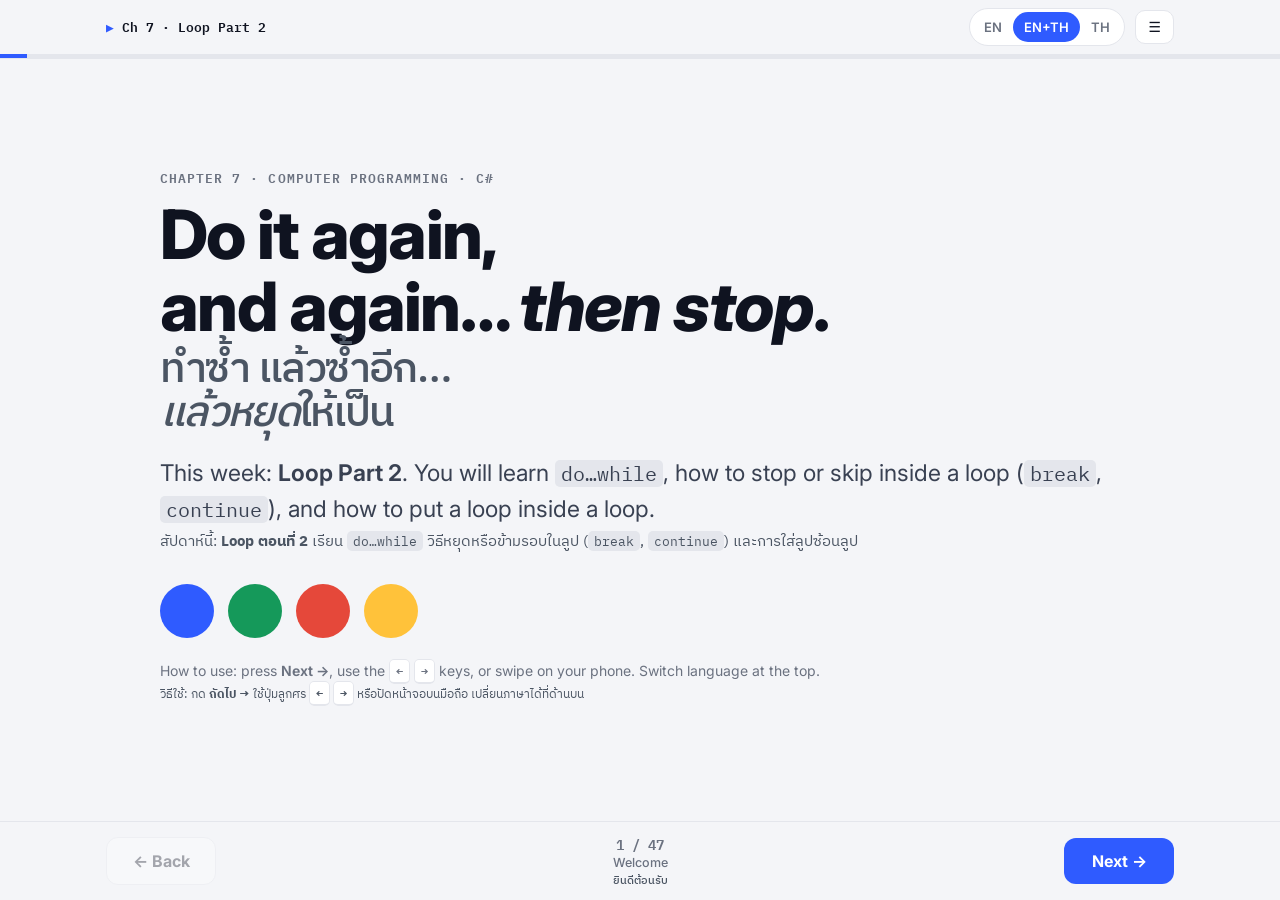
<file: Computer-Programming/ch07-loop-part2-slides.html>
<!doctype html>
<html lang="en" data-mode="both">
<head>
<meta charset="utf-8">
<meta name="viewport" content="width=device-width, initial-scale=1, viewport-fit=cover">
<title>Chapter 7 Slides · Loop Part 2</title>
<link rel="preconnect" href="https://fonts.googleapis.com">
<link rel="preconnect" href="https://fonts.gstatic.com" crossorigin>
<link href="https://fonts.googleapis.com/css2?family=IBM+Plex+Mono:wght@400;600&family=IBM+Plex+Sans+Thai:wght@400;500;600;700&family=Inter:wght@400;500;600;700;800&display=swap" rel="stylesheet">
<style>
:root{
  --bg:#f4f5f8; --card:#ffffff; --ink:#0f1320; --ink-2:#394152; --muted:#6b7280; --line:#e4e6ec; --th:#4b5563;
  --blue:#2f5bff; --blue-bg:#eaf0ff; --green:#15995a; --green-bg:#e3f5ea; --red:#e5483a; --red-bg:#fde8e5;
  --amber:#c98a00; --amber-bg:#fff3d4; --violet:#7246f0; --violet-bg:#efe9ff;
  --code-bg:#11163b; --code-ink:#dbe3ff; --dark:#0f1320; --dark-ink:#fff;
  --shadow:0 1px 2px rgba(0,0,0,.04),0 6px 18px rgba(0,0,0,.06);
}
@media (prefers-color-scheme: dark){
  :root:not([data-theme="light"]){
    --bg:#0d1016; --card:#171b24; --ink:#eef1f6; --ink-2:#c6ccd7; --muted:#8c95a5; --line:#272d39; --th:#aab2c0;
    --blue:#7090ff; --blue-bg:#1a2140; --green:#3ccf86; --green-bg:#11291e; --red:#ff7766; --red-bg:#341a17;
    --amber:#f2bd3d; --amber-bg:#2e2510; --violet:#a58bff; --violet-bg:#221a3d;
    --code-bg:#0a0e24; --dark:#eef1f6; --dark-ink:#0f1320; --shadow:0 1px 2px rgba(0,0,0,.35);
  }
}
:root[data-theme="dark"]{
  --bg:#0d1016; --card:#171b24; --ink:#eef1f6; --ink-2:#c6ccd7; --muted:#8c95a5; --line:#272d39; --th:#aab2c0;
  --blue:#7090ff; --blue-bg:#1a2140; --green:#3ccf86; --green-bg:#11291e; --red:#ff7766; --red-bg:#341a17;
  --amber:#f2bd3d; --amber-bg:#2e2510; --violet:#a58bff; --violet-bg:#221a3d;
  --code-bg:#0a0e24; --dark:#eef1f6; --dark-ink:#0f1320; --shadow:0 1px 2px rgba(0,0,0,.35);
}
*{box-sizing:border-box}
html,body{height:100%}
body{margin:0;background:var(--bg);color:var(--ink);font:18px/1.55 Inter,"IBM Plex Sans Thai",system-ui,sans-serif;-webkit-font-smoothing:antialiased;display:flex;flex-direction:column;height:100dvh;overflow:hidden}
code,.mono{font-family:"IBM Plex Mono",ui-monospace,monospace;font-size:.86em}
code{background:var(--line);padding:1px 6px;border-radius:5px}
b{font-weight:650}
button{font:inherit;color:inherit}

/* ---------- language modes ---------- */
html[data-mode="en"] .th{display:none!important}
html[data-mode="th"] .en{display:none!important}
.th{font-family:"IBM Plex Sans Thai",Inter,sans-serif}
html[data-mode="both"] .th{color:var(--th)}
html[data-mode="both"] .en + .th{display:block;font-size:.86em;font-weight:inherit;margin-top:2px}
html[data-mode="both"] h1 .en + .th,html[data-mode="both"] h2 .en + .th{font-weight:500;font-size:.62em;margin-top:6px}
html[data-mode="th"] .th{font-size:1em}
html[data-mode="both"] .nav .lbltxt .th{display:none!important}

/* ---------- top bar ---------- */
.top{flex-shrink:0;border-bottom:1px solid var(--line);background:var(--bg)}
.top-in{max-width:1100px;margin:0 auto;padding:8px 16px;display:flex;gap:10px;align-items:center}
.brand{font:600 13px "IBM Plex Mono",monospace;white-space:nowrap;overflow:hidden;text-overflow:ellipsis;flex:1;min-width:0}
.brand::before{content:"▶ ";color:var(--blue)}
.seg{display:flex;background:var(--card);border:1px solid var(--line);border-radius:999px;padding:3px;flex-shrink:0}
.seg button{border:0;background:none;color:var(--muted);font-weight:600;font-size:13px;padding:5px 11px;border-radius:999px;cursor:pointer}
.seg button[aria-pressed="true"]{background:var(--blue);color:#fff}
.iconbtn{border:1px solid var(--line);background:var(--card);border-radius:10px;height:34px;padding:0 12px;cursor:pointer;font-size:14px;font-weight:600;flex-shrink:0}
.progress{height:4px;background:var(--line)}
.progress i{display:block;height:100%;background:var(--blue);width:0;transition:width .25s}

/* ---------- slides ---------- */
.stage{flex:1;position:relative;min-height:0}
.slide{position:absolute;inset:0;overflow-y:auto;display:none;flex-direction:column;-webkit-overflow-scrolling:touch}
.slide.on{display:flex;animation:fade .25s ease}
@keyframes fade{from{opacity:0;transform:translateY(6px)}to{opacity:1;transform:none}}
@media (prefers-reduced-motion:reduce){.slide.on{animation:none}}
.inner{width:100%;max-width:1000px;margin:auto;padding:28px 20px 36px}
.kicker{font:600 13px "IBM Plex Mono",monospace;letter-spacing:.08em;text-transform:uppercase;color:var(--blue);margin:0 0 10px}
.kicker.red{color:var(--red)}.kicker.green{color:var(--green)}.kicker.violet{color:var(--violet)}
h1{font-size:clamp(40px,7vw,68px);line-height:1.05;letter-spacing:-.025em;margin:0 0 20px;font-weight:800}
h2{font-size:clamp(28px,4.4vw,42px);line-height:1.12;letter-spacing:-.018em;margin:0 0 22px;font-weight:800}
h3{font-size:20px;line-height:1.3;margin:0 0 6px;font-weight:700}
p{margin:0}
.big{font-size:clamp(19px,2.3vw,23px);color:var(--ink-2)}

/* bullet points */
.pts{list-style:none;margin:0;padding:0;display:grid;gap:14px}
.pts li{display:flex;gap:14px;align-items:flex-start;font-size:clamp(18px,2.1vw,21px)}
.pts li::before{content:"";width:10px;height:10px;border-radius:50%;background:var(--blue);flex-shrink:0;margin-top:.55em}
.steps{list-style:none;margin:0;padding:0;display:grid;gap:12px;counter-reset:s}
.steps li{display:flex;gap:14px;align-items:flex-start;font-size:clamp(17px,2vw,20px);counter-increment:s}
.steps li::before{content:counter(s);width:30px;height:30px;border-radius:8px;background:var(--blue);color:#fff;font:700 15px Inter,sans-serif;display:grid;place-items:center;flex-shrink:0;margin-top:1px}

.grid{display:grid;gap:14px}
.g2{grid-template-columns:repeat(2,minmax(0,1fr))}
.g3{grid-template-columns:repeat(3,minmax(0,1fr))}
@media (max-width:760px){.g2,.g3{grid-template-columns:minmax(0,1fr)}}
.card{background:var(--card);border:1px solid var(--line);border-radius:16px;padding:20px 22px;box-shadow:var(--shadow)}
.card p{color:var(--ink-2);font-size:17px}
.card .tag{font:600 12px "IBM Plex Mono",monospace;letter-spacing:.08em;text-transform:uppercase;color:var(--muted);margin-bottom:6px}
.card.blue{border-top:5px solid var(--blue)}.card.green{border-top:5px solid var(--green)}.card.red{border-top:5px solid var(--red)}.card.amber{border-top:5px solid var(--amber)}.card.violet{border-top:5px solid var(--violet)}

.box{margin-top:20px;border-left:5px solid var(--blue);background:var(--blue-bg);border-radius:0 12px 12px 0;padding:14px 18px;font-size:17px}
.box .lbl{font:700 12px "IBM Plex Mono",monospace;letter-spacing:.08em;text-transform:uppercase;color:var(--blue);margin-bottom:4px}
.box.green{border-color:var(--green);background:var(--green-bg)}.box.green .lbl{color:var(--green)}
.box.red{border-color:var(--red);background:var(--red-bg)}.box.red .lbl{color:var(--red)}
.box.amber{border-color:var(--amber);background:var(--amber-bg)}.box.amber .lbl{color:var(--amber)}

pre{background:var(--code-bg);color:var(--code-ink);border-radius:14px;padding:18px 20px;overflow-x:auto;font:15px/1.7 "IBM Plex Mono",monospace;margin:0}
pre .k{color:#8ea6ff}pre .s{color:#7ee2b0}pre .c{color:#8a93bd}

/* flow diagram */
.flow{display:flex;align-items:stretch;gap:10px;flex-wrap:wrap}
.flow .card{flex:1 1 160px;text-align:center;padding:16px}
.flow .ar{align-self:center;font-size:24px;color:var(--muted)}
@media (max-width:760px){.flow{flex-direction:column}.flow .ar{transform:rotate(90deg)}}

.thread{display:flex;gap:6px;flex-wrap:wrap}
.thread div{flex:1 0 90px;background:var(--card);border:1px solid var(--line);border-radius:12px;padding:10px 6px;text-align:center;font-weight:650;font-size:16px}
.thread small{display:block;color:var(--muted);font-weight:400;font-size:12.5px}
.thread .on{background:var(--blue);border-color:var(--blue);color:#fff}.thread .on small{color:#dbe3ff}

/* pyramid */
.pyr{display:flex;flex-direction:column;align-items:center;gap:4px;max-width:420px;margin:0 auto}
.pyr div{background:var(--dark);color:var(--dark-ink);text-align:center;font-weight:650;padding:14px 4px;font-size:15px}
.pyr .a{width:40%;clip-path:polygon(20% 0,80% 0,100% 100%,0 100%);background:var(--red)}
.pyr .b{width:68%;clip-path:polygon(11% 0,89% 0,100% 100%,0 100%);background:var(--amber)}
.pyr .c{width:100%;clip-path:polygon(7% 0,93% 0,100% 100%,0 100%);background:var(--green);padding:22px 4px}
.pyr div{color:#fff}

/* tables */
.tbl{width:100%;border-collapse:collapse;background:var(--card);border-radius:14px;overflow:hidden;box-shadow:var(--shadow);font-size:16.5px}
.tbl th{background:var(--dark);color:var(--dark-ink);text-align:left;font:600 12.5px "IBM Plex Mono",monospace;letter-spacing:.06em;text-transform:uppercase;padding:11px 14px}
.tbl td{padding:12px 14px;border-top:1px solid var(--line);vertical-align:top}
.tbl td:first-child{font-weight:650}
.scroll-x{overflow-x:auto;border-radius:14px}
@media (max-width:640px){.tbl.stack thead{display:none}.tbl.stack tr{display:block;border-top:1px solid var(--line);padding:8px 0}.tbl.stack td{display:block;border:0;padding:3px 14px}}

.lvl{display:inline-block;min-width:26px;height:26px;border-radius:7px;color:#fff;font:700 13px Inter,sans-serif;text-align:center;line-height:26px;margin-right:8px}

/* number line */
.nl{width:100%;height:auto;display:block}
.nl text{font:15px Inter,sans-serif;fill:var(--ink)}

.calc{display:flex;flex-wrap:wrap;gap:8px;align-items:center;font-size:17px}
.calc span{background:var(--card);border:1px solid var(--line);border-radius:8px;padding:6px 10px}
.calc .ok{background:var(--green-bg);border-color:var(--green)}

/* exam */
.q{background:var(--card);border:1px solid var(--line);border-radius:16px;padding:18px 20px;box-shadow:var(--shadow)}
.q + .q{margin-top:14px}
.q .qn{font:700 13px "IBM Plex Mono",monospace;color:var(--blue);margin-bottom:4px}
.q .qt{font-size:18.5px;font-weight:600;margin-bottom:12px}
.opts{display:grid;gap:8px}
.opt{display:flex;gap:12px;align-items:flex-start;text-align:left;width:100%;border:1.5px solid var(--line);background:var(--bg);border-radius:12px;padding:10px 14px;cursor:pointer;font-size:16.5px}
.opt:hover:not(:disabled){border-color:var(--blue)}
.opt .l{font:700 14px "IBM Plex Mono",monospace;color:var(--muted);flex-shrink:0;margin-top:2px}
.opt.right{border-color:var(--green);background:var(--green-bg)}
.opt.wrong{border-color:var(--red);background:var(--red-bg)}
.opt:disabled{cursor:default}
.why{display:none;margin-top:10px;font-size:16px;padding:10px 14px;border-radius:10px;background:var(--blue-bg)}
.q.done .why{display:block}
.scorebar{position:sticky;top:0;z-index:2;display:flex;gap:12px;align-items:center;justify-content:space-between;flex-wrap:wrap;background:var(--bg);padding:10px 0 12px;margin-bottom:6px;border-bottom:1px solid var(--line)}
.scorebar .s{font-size:22px;font-weight:800}
.btn{border:0;background:var(--blue);color:#fff;font-weight:650;font-size:15px;padding:9px 16px;border-radius:10px;cursor:pointer}
.btn.ghost{background:var(--card);color:var(--ink);border:1px solid var(--line)}
details.sa{background:var(--card);border:1px solid var(--line);border-radius:16px;padding:16px 20px;margin-top:14px;box-shadow:var(--shadow)}
details.sa summary{cursor:pointer;font-weight:650;font-size:17.5px}
details.sa[open] summary{margin-bottom:12px}

/* vocab */
.vsearch{width:100%;font:inherit;font-size:17px;padding:12px 16px;border-radius:12px;border:1.5px solid var(--line);background:var(--card);color:var(--ink);margin-bottom:14px}
.vsearch:focus{outline:none;border-color:var(--blue)}
.vgrid{display:grid;grid-template-columns:repeat(2,minmax(0,1fr));gap:12px}
@media (max-width:760px){.vgrid{grid-template-columns:minmax(0,1fr)}}
.v{background:var(--card);border:1px solid var(--line);border-radius:14px;padding:14px 18px;box-shadow:var(--shadow)}
.v .term{font-size:19px;font-weight:750}
.v .thw{font-family:"IBM Plex Sans Thai",sans-serif;color:var(--blue);font-weight:600;font-size:16.5px}
.v .mean{font-size:15.5px;color:var(--ink-2);margin-top:6px}
.v .ex{font-size:14.5px;color:var(--muted);margin-top:6px}
.v .cat{float:right;font:600 11px "IBM Plex Mono",monospace;letter-spacing:.06em;text-transform:uppercase;color:var(--muted);border:1px solid var(--line);border-radius:999px;padding:2px 8px}

/* bottom nav */
.nav{flex-shrink:0;border-top:1px solid var(--line);background:var(--bg);padding-bottom:env(safe-area-inset-bottom)}
.nav-in{max-width:1100px;margin:0 auto;padding:10px 16px;display:flex;align-items:center;gap:12px}
.nav button.go{border:0;background:var(--blue);color:#fff;font-weight:700;font-size:16px;padding:11px 20px;border-radius:12px;cursor:pointer;min-width:110px}
.nav button.go.prev{background:var(--card);color:var(--ink);border:1px solid var(--line)}
.nav button.go:disabled{opacity:.35;cursor:default}
.count{flex:1;text-align:center;font:600 14px "IBM Plex Mono",monospace;color:var(--muted)}
.count small{display:block;font:500 12.5px Inter,"IBM Plex Sans Thai",sans-serif;white-space:nowrap;overflow:hidden;text-overflow:ellipsis}
@media (max-width:480px){.nav button.go{min-width:0;padding:11px 14px}.nav .lbltxt{display:none}}

/* menu */
.menu{position:fixed;inset:0;z-index:20;background:rgba(10,12,20,.45);display:none}
.menu.on{display:block}
.menu .panel{position:absolute;right:0;top:0;bottom:0;width:min(380px,92vw);background:var(--bg);overflow-y:auto;padding:16px;box-shadow:-8px 0 30px rgba(0,0,0,.2)}
.menu ol{list-style:none;margin:10px 0 0;padding:0}
.menu li button{display:flex;gap:10px;width:100%;text-align:left;border:0;background:none;padding:9px 10px;border-radius:10px;cursor:pointer;font-size:15.5px}
.menu li button:hover{background:var(--card)}
.menu li button.cur{background:var(--blue);color:#fff}
.menu li .n{font:600 13px "IBM Plex Mono",monospace;opacity:.6;min-width:22px}
.hint{font-size:14px;color:var(--muted);margin-top:22px}
kbd{font:600 12px "IBM Plex Mono",monospace;border:1px solid var(--line);border-bottom-width:2px;border-radius:5px;padding:1px 6px;background:var(--card)}
.dots{display:flex;gap:14px;margin-top:30px}
.dots i{width:54px;height:54px;border-radius:50%}
/* trace tables + C# extras */
.tt{border-collapse:collapse;background:var(--card);border-radius:12px;overflow:hidden;box-shadow:var(--shadow);font:15.5px "IBM Plex Mono",monospace}
.tt th{background:var(--dark);color:var(--dark-ink);padding:8px 14px;font-weight:600;font-size:13px;text-align:center}
.tt td{padding:8px 14px;border-top:1px solid var(--line);text-align:center}
.tt td.q{color:var(--blue);font-weight:700}
.out{background:var(--card);border:1px dashed var(--line);border-radius:12px;padding:10px 14px;font:15px/1.6 "IBM Plex Mono",monospace;white-space:pre;overflow-x:auto;margin-top:8px}
.out::before{content:"OUTPUT";display:block;font:700 11px "IBM Plex Mono",monospace;letter-spacing:.1em;color:var(--muted);margin-bottom:2px}
.pair{display:grid;grid-template-columns:repeat(2,minmax(0,1fr));gap:14px;align-items:start}
@media (max-width:760px){.pair{grid-template-columns:minmax(0,1fr)}}
.pair .lab{font:700 12px "IBM Plex Mono",monospace;letter-spacing:.08em;text-transform:uppercase;margin-bottom:6px;color:var(--muted)}
.three{display:flex;gap:8px;flex-wrap:wrap}
.three div{flex:1 1 140px;border-radius:14px;padding:14px;color:#fff;font-weight:700;text-align:center}
.three small{display:block;font-weight:500;opacity:.92;margin-top:4px;font-size:14px}
.grid2d{display:inline-grid;gap:4px;margin:6px 0}
.grid2d i{width:26px;height:26px;border-radius:6px;background:var(--blue);display:block}
.grid2d i.o{background:var(--line)}
pre .t{color:#f2bd3d}
</style>
</head>
<body>

<header class="top">
  <div class="top-in">
    <div class="brand">Ch 7 · Loop Part 2</div>
    <div class="seg" role="group" aria-label="Language">
      <button data-m="en" aria-pressed="false">EN</button>
      <button data-m="both" aria-pressed="true">EN+TH</button>
      <button data-m="th" aria-pressed="false">TH</button>
    </div>
    <button class="iconbtn" id="menuBtn" aria-label="All slides">☰</button>
  </div>
  <div class="progress"><i id="bar"></i></div>
</header>

<main class="stage" id="stage"></main>

<nav class="nav">
  <div class="nav-in">
    <button class="go prev" id="prev">← <span class="lbltxt"><span class="en">Back</span><span class="th">ย้อนกลับ</span></span></button>
    <div class="count"><span id="num">1 / 1</span><small id="ttl"></small></div>
    <button class="go" id="next"><span class="lbltxt"><span class="en">Next</span><span class="th">ถัดไป</span></span> →</button>
  </div>
</nav>

<div class="menu" id="menu"><div class="panel">
  <div style="display:flex;justify-content:space-between;align-items:center">
    <b><span class="en">All slides</span><span class="th">สไลด์ทั้งหมด</span></b>
    <button class="iconbtn" id="menuClose" aria-label="Close">✕</button>
  </div>
  <ol id="menuList"></ol>
</div></div>

<script>
/* ---------- helpers ---------- */
const L=(en,th)=>`<span class="en">${en}</span><span class="th">${th}</span>`;
const P=(en,th,cls='')=>`<p class="en ${cls}">${en}</p><p class="th ${cls}">${th}</p>`;
const pts=a=>`<ul class="pts">${a.map(x=>`<li><div>${L(x[0],x[1])}</div></li>`).join('')}</ul>`;
const steps=a=>`<ol class="steps">${a.map(x=>`<li><div>${L(x[0],x[1])}</div></li>`).join('')}</ol>`;
const box=(kind,en,th,lblEn,lblTh)=>`<div class="box ${kind}"><div class="lbl">${L(lblEn,lblTh)}</div>${P(en,th)}</div>`;
const remember=(en,th)=>box('green',en,th,'Remember','จำไว้');
const head=(k,en,th,kc='')=>`<p class="kicker ${kc}">${k}</p><h2>${L(en,th)}</h2>`;
const card=(cls,tag,en,th,ben,bth)=>`<div class="card ${cls}">${tag?`<div class="tag">${tag}</div>`:''}<h3>${L(en,th)}</h3>${ben?P(ben,bth):''}</div>`;

/* C# code helper: escape + light highlighting */
const KW='int|double|string|bool|char|var|for|foreach|while|do|if|else|break|continue|true|false|in|static|void|new|return';
const cs=code=>code.replace(/&/g,'&amp;').replace(/</g,'&lt;').replace(/>/g,'&gt;')
 .replace(new RegExp('(\\/\\/[^\\n]*)|("[^"\\n]*")|\\b('+KW+')\\b|\\b(Console|Math)\\b','g'),(m,c,s,k,t)=>c?`<span class="c">${c}</span>`:s?`<span class="s">${s}</span>`:k?`<span class="k">${k}</span>`:`<span class="t">${t}</span>`);
const code=(c,st='')=>`<pre${st?` style="${st}"`:''}>${cs(c)}</pre>`;
const out=t=>`<div class="out">${t}</div>`;
const tbl=(h,rows)=>`<table class="tt"><thead><tr>${h.map(x=>`<th>${x}</th>`).join('')}</tr></thead><tbody>${rows.map(r=>`<tr>${r.map(c=>`<td${String(c).startsWith('?')?' class="q"':''}>${String(c).replace(/^\?/,'')}</td>`).join('')}</tr>`).join('')}</tbody></table>`;
const ans=(sum,body)=>`<details class="sa"><summary>${sum}</summary>${body}</details>`;

/* ---------- slides ---------- */
const S=[];
const add=(en,th,html)=>S.push({en,th,html});

add('Welcome','ยินดีต้อนรับ',`
<p class="kicker" style="color:var(--muted)">Chapter 7 · Computer Programming · C#</p>
<h1>${L('Do it again,<br>and again… <i>then stop</i>.','ทำซ้ำ แล้วซ้ำอีก…<br><i>แล้วหยุด</i>ให้เป็น')}</h1>
${P('This week: <b>Loop Part 2</b>. You will learn <code>do…while</code>, how to stop or skip inside a loop (<code>break</code>, <code>continue</code>), and how to put a loop inside a loop.',
    'สัปดาห์นี้: <b>Loop ตอนที่ 2</b> เรียน <code>do…while</code> วิธีหยุดหรือข้ามรอบในลูป (<code>break</code>, <code>continue</code>) และการใส่ลูปซ้อนลูป','big')}
<div class="dots" aria-hidden="true"><i style="background:#2f5bff"></i><i style="background:#15995a"></i><i style="background:#e5483a"></i><i style="background:#ffc23a"></i></div>
<p class="hint">${L('How to use: press <b>Next →</b>, use the <kbd>←</kbd> <kbd>→</kbd> keys, or swipe on your phone. Switch language at the top.',
 'วิธีใช้: กด <b>ถัดไป →</b> ใช้ปุ่มลูกศร <kbd>←</kbd> <kbd>→</kbd> หรือปัดหน้าจอบนมือถือ เปลี่ยนภาษาได้ที่ด้านบน')}</p>`);

add("Today's plan",'แผนการเรียนวันนี้',`
${head('Roadmap','What we will learn today','วันนี้เราจะเรียนอะไรบ้าง')}
${steps([
 ['<b>Review</b>: 4 kinds of loops, and START / STOP / STEP','<b>ทบทวน</b>: ลูป 4 แบบ และ START / STOP / STEP'],
 ['<b>Pretest vs posttest</b> loops','ลูป <b>pretest กับ posttest</b>'],
 ['<code>do…while</code>: check <b>after</b> the loop body','<code>do…while</code>: ตรวจเงื่อนไข<b>หลัง</b>ทำงานในลูป'],
 ['<b>Infinite loops</b> and common errors','<b>ลูปไม่รู้จบ</b>และข้อผิดพลาดที่พบบ่อย'],
 ['<code>break</code> and <code>continue</code>','<code>break</code> และ <code>continue</code>'],
 ['<b>Nested loops</b>: rows and columns','<b>ลูปซ้อนลูป</b>: แถวและคอลัมน์'],
 ['Summary → <b>Exam practice</b> → <b>Vocabulary</b>','สรุป → <b>ฝึกทำข้อสอบ</b> → <b>คำศัพท์</b>']
])}
${box('amber','Final exam: <b>Thursday 26 November 2026, 09:00–12:00</b>. Next week: Chapter 8, Methods.','สอบปลายภาค: <b>วันพฤหัสบดีที่ 26 พฤศจิกายน 2569 เวลา 09:00–12:00</b> สัปดาห์หน้า: Chapter 8 Methods','Note','หมายเหตุ')}`);

add('Review: control statements','ทบทวน: control statement',`
${head('Review','3 kinds of control statements in C#','control statement ใน C# มี 3 แบบ')}
<div class="grid g3">
 ${card('blue','1 · Selection','Choose a path','เลือกเส้นทาง','<code>if</code>, <code>else</code>, <code>switch</code>, <code>case</code>','<code>if</code>, <code>else</code>, <code>switch</code>, <code>case</code>')}
 ${card('green','2 · Iteration','Repeat','ทำซ้ำ','<code>while</code>, <code>do</code>, <code>for</code>, <code>foreach</code>','<code>while</code>, <code>do</code>, <code>for</code>, <code>foreach</code>')}
 ${card('amber','3 · Jump','Move somewhere else','กระโดดไปที่อื่น','<code>break</code>, <code>continue</code>, <code>return</code>, <code>goto</code>','<code>break</code>, <code>continue</code>, <code>return</code>, <code>goto</code>')}
</div>
${box('','Today we study the <b>second</b> and <b>third</b> kinds: the last loop (<code>do…while</code>), and the jump statements <code>break</code> and <code>continue</code>.','วันนี้เราเรียนแบบที่ <b>2</b> และ <b>3</b>: ลูปตัวสุดท้าย (<code>do…while</code>) และ jump statement <code>break</code> กับ <code>continue</code>','Today','วันนี้')}`);

add('Why loops?','ทำไมต้องมีลูป',`
${head('Idea 0 · Why do we need loops?','Do not copy and paste. Let the computer repeat.','ไม่ต้องก๊อปปี้วาง ให้คอมพิวเตอร์ทำซ้ำให้','blue')}
<div class="pair">
 <div><div class="lab" style="color:var(--red)">${L('Without a loop','ไม่ใช้ลูป')}</div>${code(`Console.WriteLine("Hi");
Console.WriteLine("Hi");
Console.WriteLine("Hi");
Console.WriteLine("Hi");
Console.WriteLine("Hi");`)}
 <p class="hint">${L('5 lines for 5 times. What about 1,000 times?','5 บรรทัดสำหรับ 5 ครั้ง ถ้า 1,000 ครั้งล่ะ?')}</p></div>
 <div><div class="lab" style="color:var(--green)">${L('With a loop','ใช้ลูป')}</div>${code(`for (int i = 1; i <= 5; i++)
{
    Console.WriteLine("Hi");
}`)}
 <p class="hint">${L('Same result. For 1,000 times, change only <code>5</code> to <code>1000</code>.','ผลเหมือนกัน ถ้าอยากได้ 1,000 ครั้ง แก้แค่ <code>5</code> เป็น <code>1000</code>')}</p></div>
</div>
${box('green','Real life: a washing machine repeats “spin” until the timer ends. An ATM repeats “show menu” until you press Exit. A teacher calls every name in the class list, one by one.','ในชีวิตจริง: เครื่องซักผ้าหมุนซ้ำจนหมดเวลา ตู้ ATM แสดงเมนูซ้ำจนกว่าจะกดออก ครูขานชื่อนักเรียนทุกคนในรายชื่อทีละคน','Real-life examples','ตัวอย่างในชีวิตจริง')}
<p class="hint">${L('Quick question: what is better when you must print “Hi” 1,000 times, copy-paste or a loop? Why?','ลองตอบ: ถ้าต้องพิมพ์ “Hi” 1,000 ครั้ง ก๊อปปี้วางกับใช้ลูป แบบไหนดีกว่า เพราะอะไร?')}</p>`);

add('4 kinds of loops','ลูป 4 แบบ',`
${head('Review','4 kinds of iteration statements','คำสั่งทำซ้ำ 4 แบบ')}
<div class="scroll-x"><table class="tbl stack">
 <thead><tr><th>Loop</th><th>${L('When it checks','ตรวจเงื่อนไขเมื่อไร')}</th><th>${L('Use it when…','ใช้เมื่อ…')}</th></tr></thead>
 <tbody>
  <tr><td><code>while</code></td><td>${L('<b>Before</b> each round (pretest)','<b>ก่อน</b>ทุกรอบ (pretest)')}</td><td>${L('The most basic loop. You do not know how many rounds.','ลูปพื้นฐานที่สุด ไม่รู้ว่าจะวนกี่รอบ')}</td></tr>
  <tr><td><code>do…while</code></td><td>${L('<b>After</b> each round (posttest)','<b>หลัง</b>ทุกรอบ (posttest)')}</td><td>${L('The body must run <b>at least once</b>.','ต้องทำงานในลูป<b>อย่างน้อย 1 รอบ</b>')}</td></tr>
  <tr><td><code>for</code></td><td>${L('<b>Before</b> each round (pretest)','<b>ก่อน</b>ทุกรอบ (pretest)')}</td><td>${L('Most common. START, STOP, STEP in one line.','พบบ่อยที่สุด START, STOP, STEP อยู่ในบรรทัดเดียว')}</td></tr>
  <tr><td><code>foreach</code></td><td>${L('Goes through every item','วนผ่านทุกชิ้นข้อมูล')}</td><td>${L('Loop over a collection or an array.','วนผ่าน collection หรือ array')}</td></tr>
 </tbody></table></div>
${box('green','<b>while</b>, <b>for</b>, <b>foreach</b> = pretest (check first). Only <b>do…while</b> is posttest (check last).','<b>while</b>, <b>for</b>, <b>foreach</b> = pretest (ตรวจก่อน) มีแค่ <b>do…while</b> ที่เป็น posttest (ตรวจทีหลัง)','Remember','จำไว้')}`);

add('START · STOP · STEP','START · STOP · STEP',`
${head('Review · Components of a loop','Every loop needs 3 things','ลูปทุกแบบต้องมี 3 อย่าง')}
<div class="three">
 <div style="background:var(--green)">START<small>${L('Initialization: where to begin','Initialization: เริ่มที่ไหน')}</small></div>
 <div style="background:var(--red)">STOP<small>${L('Condition: when to end','Condition: หยุดเมื่อไร')}</small></div>
 <div style="background:var(--blue)">STEP<small>${L('Update: move to the next round','Update: ขยับไปรอบถัดไป')}</small></div>
</div>
${code(`for (int i = 1; i <= 10; i++)
//   START      STOP     STEP
{
    Console.WriteLine("Hi");
}`,'margin-top:18px')}
${box('','Like walking up stairs: <b>START</b> at step 1, <b>STOP</b> after step 10, and each time you take <b>one step</b> up. No step → you stay on the same stair forever.','เหมือนเดินขึ้นบันได: <b>START</b> ที่ขั้น 1, <b>STOP</b> หลังขั้น 10 และทุกครั้ง<b>ก้าวขึ้นหนึ่งขั้น</b> ถ้าไม่ก้าว ก็ยืนขั้นเดิมตลอดไป','Real-life example','ตัวอย่างในชีวิตจริง')}`);

add('How a for loop runs','for ทำงานอย่างไร',`
${head('Review · Step by step','The order a <code>for</code> loop runs','ลำดับการทำงานของ <code>for</code>')}
<div class="pair">
 <div>${code(`for (int i = 1; i <= 3; i++)
{
    Console.WriteLine(i);
}`)}
 ${out('1\n2\n3')}</div>
 <div>${steps([
  ['<b>START</b> runs <b>once only</b>: <code>int i = 1</code>.','<b>START</b> ทำงาน<b>ครั้งเดียว</b>: <code>int i = 1</code>'],
  ['Check <b>STOP</b>: is <code>i &lt;= 3</code> true? If false → leave the loop.','ตรวจ <b>STOP</b>: <code>i &lt;= 3</code> จริงไหม? ถ้าเท็จ → ออกจากลูป'],
  ['If true → run the <b>body</b> (print <code>i</code>).','ถ้าจริง → ทำ<b>ตัวลูป</b> (พิมพ์ <code>i</code>)'],
  ['Run <b>STEP</b>: <code>i++</code>. Then go back to step 2.','ทำ <b>STEP</b>: <code>i++</code> แล้วกลับไปข้อ 2']
 ])}</div>
</div>
${box('amber','<b>Common mistake:</b> thinking START runs every round. It does not. Only STOP, body and STEP repeat.','<b>ข้อผิดพลาดที่พบบ่อย:</b> คิดว่า START ทำทุกรอบ ไม่ใช่ มีแค่ STOP, ตัวลูป และ STEP ที่วนซ้ำ','Careful','ระวัง')}
<p class="hint">${L('Check: in <code>for (int i = 1; i &lt;= 3; i++)</code>, how many times is the check <code>i &lt;= 3</code> done? (Answer: 4 times: i = 1, 2, 3, then 4 → false.)','ลองตอบ: ใน <code>for (int i = 1; i &lt;= 3; i++)</code> ตรวจ <code>i &lt;= 3</code> ทั้งหมดกี่ครั้ง? (เฉลย: 4 ครั้ง คือ i = 1, 2, 3 และ 4 → เท็จ)')}</p>`);

add('Pretest vs posttest','Pretest กับ posttest',`
${head('Idea 1 · When do we check?','Check BEFORE or check AFTER?','ตรวจ “ก่อน” หรือ “หลัง”?')}
<div class="pair">
 <div><div class="lab">Pretest · while, for</div>
 ${card('blue','','Check → then act','ตรวจ → แล้วทำ','If the condition is false at the start, the body runs <b>0 times</b>.','ถ้าเงื่อนไขเป็นเท็จตั้งแต่แรก ลูปจะทำ<b> 0 รอบ</b>')}</div>
 <div><div class="lab">Posttest · do…while</div>
 ${card('green','','Act → then check','ทำ → แล้วตรวจ','The body runs <b>at least 1 time</b>, even if the condition is false.','ลูปทำ<b>อย่างน้อย 1 รอบ</b> แม้เงื่อนไขเป็นเท็จ')}</div>
</div>
${box('green','A <b>pretest</b> is a door with a guard: no ticket, you cannot enter. A <b>posttest</b> is a shop: you walk in first, and pay on the way out.','<b>pretest</b> เหมือนประตูมียาม: ไม่มีบัตรก็เข้าไม่ได้ <b>posttest</b> เหมือนร้านค้า: เดินเข้าไปก่อน แล้วค่อยจ่ายเงินตอนออก','Real-life example','ตัวอย่างในชีวิตจริง')}
<p class="hint">${L('Quick check: which loop would you use to show a menu that must appear at least once?','ลองคิด: ถ้าต้องแสดงเมนูอย่างน้อย 1 ครั้ง จะใช้ลูปแบบไหน?')}</p>`);

add('while ↔ for','while ↔ for',`
${head('Idea 2 · Same loop, two styles','while and for can do the same job','while กับ for ทำงานเดียวกันได้')}
<div class="pair">
 <div><div class="lab">while</div>${code(`int i = 1;           // START
while (i <= 10)      // STOP
{
    Console.WriteLine("Hi");
    i++;             // STEP
}`)}</div>
 <div><div class="lab">for</div>${code(`for (int i = 1; i <= 10; i++)
{
    Console.WriteLine("Hi");
}`)}</div>
</div>
<div class="pair" style="margin-top:16px">
 <div>${code(`int i = 10;
while (i >= 1)
{
    Console.WriteLine(i);
    i--;
}`)}</div>
 <div>${code(`for (int i = 10; i >= 1; i--)
{
    Console.WriteLine(i);
}`)}</div>
</div>
${box('','Moving a loop from <code>while</code> to <code>for</code>: take the 3 parts (START, STOP, STEP) and put them inside the <code>for ( ; ; )</code> brackets.','เปลี่ยน <code>while</code> เป็น <code>for</code>: เอา 3 ส่วน (START, STOP, STEP) ไปใส่ในวงเล็บ <code>for ( ; ; )</code>','How to convert','วิธีแปลง')}`);

add('Which loop to use?','จะเลือกใช้ลูปไหน',`
${head('Idea 2b · Choosing','Which loop should I choose?','ควรเลือกใช้ลูปแบบไหน','blue')}
<div class="scroll-x"><table class="tbl stack">
 <thead><tr><th>${L('Situation','สถานการณ์')}</th><th>${L('Use','ใช้')}</th><th>${L('Example','ตัวอย่าง')}</th></tr></thead>
 <tbody>
  <tr><td>${L('I know how many times','รู้จำนวนรอบแน่นอน')}</td><td><code>for</code></td><td>${L('Print 1 to 10','พิมพ์ 1 ถึง 10')}</td></tr>
  <tr><td>${L('I do not know how many times; it may be 0','ไม่รู้จำนวนรอบ และอาจเป็น 0 รอบ')}</td><td><code>while</code></td><td>${L('Read numbers until the user types 0','รับตัวเลขไปเรื่อย ๆ จนผู้ใช้พิมพ์ 0')}</td></tr>
  <tr><td>${L('It must run at least once','ต้องทำอย่างน้อย 1 รอบ')}</td><td><code>do…while</code></td><td>${L('Show a menu, ask a password','แสดงเมนู ถามรหัสผ่าน')}</td></tr>
  <tr><td>${L('Go through every item in a group','วนผ่านทุกชิ้นในกลุ่มข้อมูล')}</td><td><code>foreach</code></td><td>${L('Print every name in a list','พิมพ์ทุกชื่อในลิสต์')}</td></tr>
 </tbody></table></div>
${box('','All of them can be rewritten as another loop. Pick the one that is <b>easiest to read</b> for your problem.','ทุกแบบเขียนแทนกันได้ ให้เลือกแบบที่ <b>อ่านง่ายที่สุด</b> สำหรับโจทย์ของเรา','Tip','เคล็ดลับ')}`);

add('Off-by-one','คลาดไปหนึ่ง (off-by-one)',`
${head('Idea 2c · A very common bug','&lt; or &lt;= ? The off-by-one error','&lt; หรือ &lt;= ? บั๊กคลาดไปหนึ่ง','red')}
<div class="grid g3">
 <div>${code(`for (i = 1; i < 5; i++)
    Console.Write(i + " ");`)}${out('1 2 3 4')}<p class="hint">${L('4 rounds. 5 is not printed.','4 รอบ ไม่พิมพ์ 5')}</p></div>
 <div>${code(`for (i = 1; i <= 5; i++)
    Console.Write(i + " ");`)}${out('1 2 3 4 5')}<p class="hint">${L('5 rounds.','5 รอบ')}</p></div>
 <div>${code(`for (i = 0; i < 5; i++)
    Console.Write(i + " ");`)}${out('0 1 2 3 4')}<p class="hint">${L('5 rounds, from 0.','5 รอบ เริ่มจาก 0')}</p></div>
</div>
${box('green','<b>How to count the rounds:</b> for <code>i = a</code> up to <code>i &lt;= b</code> → <code>b − a + 1</code> rounds. For <code>i &lt; b</code> → <code>b − a</code> rounds.','<b>วิธีนับรอบ:</b> <code>i = a</code> ถึง <code>i &lt;= b</code> → <code>b − a + 1</code> รอบ ถ้าเป็น <code>i &lt; b</code> → <code>b − a</code> รอบ','Rule','กฎ')}`);

add('Trace a loop','ไล่ดูทีละรอบ (trace)',`
${head('Idea 3 · Tracing','Run the loop in your head, round by round','ลองรันลูปในหัว ทีละรอบ')}
<div class="pair">
 <div>${code(`int i = 1;
while (i <= 3)
{
    Console.WriteLine("Hi");
    i++;
}`)}</div>
 <div>${tbl(['Round','i','Result'],[[1,1,'Hi'],[2,2,'Hi'],[3,3,'Hi'],[4,4,'(stop)']])}
 <p class="hint" style="margin-top:8px">${L('Round 4: <code>i = 4</code>, the condition is false, so the loop ends.','รอบที่ 4: <code>i = 4</code> เงื่อนไขเป็นเท็จ ลูปจึงจบ')}</p></div>
</div>
${box('amber','<b>Your turn.</b> Trace the next two slides on paper first, then open the answer.','<b>ถึงตาคุณ</b> ลอง trace สองสไลด์ถัดไปบนกระดาษก่อน แล้วค่อยเปิดดูเฉลย','Tip','เคล็ดลับ')}`);

add('Trace practice','ฝึก trace',`
${head('Idea 3 · Your turn','Trace these two loops','ลอง trace สองลูปนี้')}
<div class="pair">
 <div><div class="lab">Ex 2</div>${code(`int i = 1, sum = 0;
while (i <= 3)
{
    sum += i;
    i++;
}`)}
 ${ans(L('Show answer','ดูเฉลย'),tbl(['Round','i','sum'],[[1,1,1],[2,2,3],[3,3,6],[4,4,'6 (stop)']])+`<p class="hint">${L('<code>sum += i</code> means <code>sum = sum + i</code>. Final sum = 6.','<code>sum += i</code> คือ <code>sum = sum + i</code> ผลรวมสุดท้าย = 6')}</p>`)}</div>
 <div><div class="lab">Ex 3</div>${code(`int k;
for (k = 1; k <= 3; k++)
{
    if (k % 2 == 1)
    {
        Console.WriteLine(k);
    }
}`)}
 ${ans(L('Show answer','ดูเฉลย'),tbl(['Round','k','Result'],[[1,1,'1'],[2,2,'(nothing)'],[3,3,'3'],[4,4,'(stop)']])+`<p class="hint">${L('<code>k % 2 == 1</code> is true for odd numbers only.','<code>k % 2 == 1</code> เป็นจริงเฉพาะเลขคี่')}</p>`)}</div>
</div>`);

add('do…while','do…while',`
${head('Idea 4 · The posttest loop','do { … } while ( condition );','do { … } while ( เงื่อนไข );','green')}
<div class="pair">
 <div>${code(`START;
do
{
    STATEMENTS;
    STEP;
} while (CONDITION);   // ← semicolon!`)}</div>
 <div>${steps([
  ['Do the statements <b>first</b>.','ทำคำสั่งในลูป<b>ก่อน</b>'],
  ['Do the STEP.','ทำ STEP'],
  ['Check the condition. <b>True</b> → go back to step 1. <b>False</b> → stop.','ตรวจเงื่อนไข <b>จริง</b> → กลับไปข้อ 1 <b>เท็จ</b> → หยุด']
 ])}</div>
</div>
${box('red','Do not forget the <b>semicolon <code>;</code></b> after <code>while (…)</code> in <code>do…while</code>. It is the only loop that needs it.','อย่าลืม <b>เครื่องหมาย <code>;</code></b> หลัง <code>while (…)</code> ของ <code>do…while</code> เป็นลูปเดียวที่ต้องมี','Common mistake','ข้อผิดพลาดที่พบบ่อย')}`);

add('do…while step by step','do…while ทีละขั้น',`
${head('Idea 4 · Trace it','Follow <code>do…while</code> round by round','ไล่ <code>do…while</code> ทีละรอบ','green')}
<div class="pair">
 <div>${code(`int i = 1;
do
{
    Console.WriteLine("Round " + i);
    i++;
} while (i <= 3);`)}
 ${out('Round 1\nRound 2\nRound 3')}</div>
 <div>${tbl(['Round','i (at start)','Prints','i after i++','i <= 3 ?'],[[1,1,'Round 1',2,'true → repeat'],[2,2,'Round 2',3,'true → repeat'],[3,3,'Round 3',4,'false → stop']])}
 <p class="hint" style="margin-top:8px">${L('The check happens at the <b>end</b> of every round, not at the start.','การตรวจเงื่อนไขเกิดที่ <b>ท้าย</b>ทุกรอบ ไม่ใช่ตอนต้น')}</p></div>
</div>
${box('','Compare with <code>while</code>: the same output, but <code>while</code> checks <code>i &lt;= 3</code> <b>before</b> Round 1. With <code>do…while</code>, Round 1 starts with no check at all.','เทียบกับ <code>while</code>: ผลเหมือนกัน แต่ <code>while</code> ตรวจ <code>i &lt;= 3</code> <b>ก่อน</b>รอบที่ 1 ส่วน <code>do…while</code> รอบที่ 1 เริ่มโดยไม่ตรวจเลย','Compare','เปรียบเทียบ')}`);

add('do…while example 1','ตัวอย่าง do…while 1',`
${head('Idea 4 · Example','Print 1 to 10','พิมพ์ 1 ถึง 10','green')}
<div class="pair">
 <div>${code(`int i = 1;              // START
do
{
    Console.WriteLine(i);
    i++;                // STEP
} while (i <= 10);      // STOP?`)}</div>
 <div>${steps([
  ['<code>i = 1</code>: the body runs and prints <b>1</b>.','<code>i = 1</code>: ทำในลูป พิมพ์ <b>1</b>'],
  ['<code>i++</code> makes <code>i = 2</code>. Is <code>2 &lt;= 10</code>? Yes → repeat.','<code>i++</code> ทำให้ <code>i = 2</code> จริงไหมที่ <code>2 &lt;= 10</code>? จริง → วนอีก'],
  ['…after printing 10, <code>i = 11</code>. <code>11 &lt;= 10</code> is false → stop.','…พิมพ์ 10 แล้ว <code>i = 11</code> <code>11 &lt;= 10</code> เป็นเท็จ → หยุด']
 ])}</div>
</div>
${out('1\n2\n3\n…\n10')}`);

add('do…while: menu','do…while: เมนู',`
${head('Idea 4 · A real use','A menu that shows until the user picks Exit','เมนูที่แสดงจนกว่าผู้ใช้จะเลือก Exit','green')}
<div class="pair">
 <div>${code(`int menu = 0;
do
{
    Console.WriteLine("--Menu--");
    Console.WriteLine("1. Cake");
    Console.WriteLine("2. Tea");
    Console.WriteLine("3. Exit");
    menu = int.Parse(Console.ReadLine());

    if (menu == 1)
        Console.WriteLine("50 baht");
    else if (menu == 2)
        Console.WriteLine("30 baht");
    else if (menu == 3)
        Console.WriteLine("Thanks");
} while (menu != 3);`)}</div>
 <div>${pts([
  ['The menu must show <b>at least once</b>, before we know the user’s choice. That is a perfect job for <code>do…while</code>.','เมนูต้องแสดง<b>อย่างน้อย 1 ครั้ง</b> ก่อนที่เราจะรู้ว่าผู้ใช้เลือกอะไร เหมาะกับ <code>do…while</code> มาก'],
  ['<code>menu != 3</code>: keep repeating until the user types 3.','<code>menu != 3</code>: วนต่อไปจนกว่าผู้ใช้จะพิมพ์ 3'],
  ['<code>int.Parse</code> turns the typed text into a number.','<code>int.Parse</code> แปลงข้อความที่พิมพ์เป็นตัวเลข']
 ])}
 <p class="hint">${L('The slide in class shows only part of this code. The “30 baht” price is just an example I filled in.','สไลด์ในห้องแสดงโค้ดบางส่วน ราคา “30 baht” คือตัวอย่างที่เราเติมเอง')}</p></div>
</div>`);

add('do…while: check input','do…while: ตรวจข้อมูลที่รับ',`
${head('Idea 4 · Another real use','Ask again until the answer is valid','ถามซ้ำจนกว่าคำตอบจะถูกต้อง','green')}
<div class="pair">
 <div>${code(`int age;
do
{
    Console.Write("Enter age (1-120): ");
    age = int.Parse(Console.ReadLine());
} while (age < 1 || age > 120);

Console.WriteLine("Age = " + age);`)}</div>
 <div>${tbl(['User types','Condition','Result'],[['500','500 > 120 → true','ask again'],['-3','-3 < 1 → true','ask again'],['21','false','stop · Age = 21']])}
 ${pts([
  ['We must ask <b>at least once</b>, so <code>do…while</code> fits.','ต้องถาม<b>อย่างน้อย 1 ครั้ง</b> จึงเหมาะกับ <code>do…while</code>'],
  ['<code>||</code> means <b>OR</b>: bad if too small <b>or</b> too big.','<code>||</code> แปลว่า <b>หรือ</b>: ผิดถ้าน้อยไป <b>หรือ</b>มากไป']
 ])}</div>
</div>
${box('amber','If the user types letters like <code>abc</code>, <code>int.Parse</code> crashes. Handling that is a later topic. For now, assume the user types numbers.','ถ้าผู้ใช้พิมพ์ตัวอักษร เช่น <code>abc</code> <code>int.Parse</code> จะ error ไว้เรียนวิธีแก้ทีหลัง ตอนนี้สมมติว่าผู้ใช้พิมพ์ตัวเลข','Note','หมายเหตุ')}`);

add('Runs at least once','ทำอย่างน้อย 1 รอบ',`
${head('Idea 4 · The key difference','Same condition, different result','เงื่อนไขเดียวกัน แต่ผลต่างกัน','green')}
<div class="pair">
 <div><div class="lab">while (pretest)</div>${code(`int i = 20;
while (i <= 10)
{
    Console.WriteLine("Hi");
    i++;
}`)}${out('(nothing)')}
 <p class="hint">${L('<code>20 &lt;= 10</code> is false at the start → 0 rounds.','<code>20 &lt;= 10</code> เป็นเท็จตั้งแต่แรก → 0 รอบ')}</p></div>
 <div><div class="lab">do…while (posttest)</div>${code(`int i = 20;
do
{
    Console.WriteLine("Hi");
    i++;
} while (i <= 10);`)}${out('Hi')}
 <p class="hint">${L('The body runs once <b>before</b> the check → 1 round.','ลูปทำงาน 1 รอบ<b>ก่อน</b>ตรวจเงื่อนไข → 1 รอบ')}</p></div>
</div>
${remember('If the condition could be false at the start, <code>while</code> may run 0 times, but <code>do…while</code> always runs at least once.','ถ้าเงื่อนไขอาจเป็นเท็จตั้งแต่แรก <code>while</code> อาจไม่ทำเลย แต่ <code>do…while</code> ทำอย่างน้อย 1 รอบเสมอ')}`);

add('Quick check 1','เช็กความเข้าใจ 1',`
${head('Check yourself','Try these before you continue','ลองทำก่อนไปต่อ','violet')}
${ans(L('1. Which loop checks the condition <b>after</b> the body?','1. ลูปไหนตรวจเงื่อนไข<b>หลัง</b>ตัวลูป?'),P('<code>do…while</code>. It is the only posttest loop.','<code>do…while</code> เป็น posttest ตัวเดียว'))}
${ans(L('2. What does <code>int i = 5; while (i &lt; 3) { … }</code> do?','2. <code>int i = 5; while (i &lt; 3) { … }</code> ทำอะไร?'),P('Nothing. <code>5 &lt; 3</code> is false at the start, so the body runs 0 times.','ไม่ทำอะไรเลย <code>5 &lt; 3</code> เป็นเท็จตั้งแต่แรก ตัวลูปทำ 0 รอบ'))}
${ans(L('3. Would you use <code>for</code>, <code>while</code> or <code>do…while</code> to show a menu at least once?','3. จะใช้ <code>for</code>, <code>while</code> หรือ <code>do…while</code> แสดงเมนูอย่างน้อย 1 ครั้ง?'),P('<code>do…while</code>: the menu must appear before we check the choice.','<code>do…while</code> เพราะเมนูต้องขึ้นก่อนที่จะตรวจตัวเลือก'))}
${ans(L('4. Write the missing part: <code>do { … } while (x &gt; 0)</code>','4. เติมส่วนที่ขาด: <code>do { … } while (x &gt; 0)</code>'),P('A semicolon: <code>while (x &gt; 0);</code>','เครื่องหมาย <code>;</code> คือ <code>while (x &gt; 0);</code>'))}
<p class="hint">${L('Try to answer in your head first. If you are unsure, go back to the slide.','ลองตอบในใจก่อน ถ้าไม่แน่ใจให้กลับไปดูสไลด์นั้น')}</p>`);

add('Common loop errors','ข้อผิดพลาดที่พบบ่อย',`
${head('Idea 5 · Watch out','5 common mistakes with loops','5 ข้อผิดพลาดที่พบบ่อยของลูป','red')}
<div class="grid g2">
 ${card('red','1','Forget START, STOP or STEP','ลืม START, STOP หรือ STEP','Missing STEP = the loop may never end.','ไม่มี STEP = ลูปอาจไม่จบ')}
 ${card('red','2','Extra <code>;</code> after <code>while</code> / <code>for</code>','<code>;</code> เกินหลัง <code>while</code> / <code>for</code>','<code>while (i &lt;= 3);</code> ends the loop at once. The body below is not the loop body.','<code>while (i &lt;= 3);</code> ทำให้ลูปจบทันที โค้ดด้านล่างไม่ใช่ตัวลูป')}
 ${card('red','3','Forget <code>;</code> after <code>do…while</code>','ลืม <code>;</code> หลัง <code>do…while</code>','Compile error. Only this loop needs it.','compile error ลูปเดียวที่ต้องมี')}
 ${card('red','4','Use <code>,</code> instead of <code>;</code> in <code>for</code>','ใช้ <code>,</code> แทน <code>;</code> ใน <code>for</code>','Write <code>for (a; b; c)</code>, not <code>for (a, b, c)</code>.','ต้องเขียน <code>for (a; b; c)</code> ไม่ใช่ <code>for (a, b, c)</code>')}
 ${card('red','5','Forget <code>{ }</code>','ลืม <code>{ }</code>','Without braces, only the <b>first</b> line is in the loop.','ถ้าไม่มีปีกกา มีแค่บรรทัด<b>แรก</b>ที่อยู่ในลูป')}
</div>`);

add('Mistakes in real code','ข้อผิดพลาดในโค้ดจริง',`
${head('Idea 5b · See the bug','What do these 3 codes really do?','โค้ด 3 ตัวนี้ทำงานอย่างไรจริง ๆ','red')}
<div class="grid g3">
 <div><div class="lab">${L('Extra ;','; เกิน')}</div>${code(`for (int i = 1; i <= 3; i++);
{
    Console.WriteLine("Hi");
}`)}${out('Hi')}<p class="hint">${L('The <code>;</code> is an empty loop body. The loop runs 3 times doing nothing, then the block prints <b>once</b>.','<code>;</code> คือตัวลูปว่างเปล่า ลูปวน 3 รอบโดยไม่ทำอะไร แล้วบล็อกด้านล่างพิมพ์ <b>ครั้งเดียว</b>')}</p></div>
 <div><div class="lab">${L('No braces','ไม่มีปีกกา')}</div>${code(`for (int i = 1; i <= 3; i++)
    Console.WriteLine("A");
    Console.WriteLine("B");`)}${out('A\nA\nA\nB')}<p class="hint">${L('Only the first line belongs to the loop. “B” prints once. Indentation does not matter in C#.','มีแค่บรรทัดแรกที่อยู่ในลูป “B” พิมพ์ครั้งเดียว C# ไม่สนใจการย่อหน้า')}</p></div>
 <div><div class="lab">${L('Extra ; on while','; เกินที่ while')}</div>${code(`int i = 1;
while (i <= 3);
{
    i++;
}`)}${out('(freezes)')}<p class="hint">${L('The loop body is empty, so <code>i</code> never changes: infinite loop!','ตัวลูปว่าง <code>i</code> จึงไม่เปลี่ยน: ลูปไม่รู้จบ!')}</p></div>
</div>
${remember('Always write <code>{ }</code>, even for one line. Never put <code>;</code> right after <code>for (…)</code> or <code>while (…)</code>.','เขียน <code>{ }</code> เสมอ แม้มีบรรทัดเดียว และอย่าใส่ <code>;</code> หลัง <code>for (…)</code> หรือ <code>while (…)</code>')}`);

add('Infinite loops','ลูปไม่รู้จบ',`
${head('Idea 6 · Infinite loops','A loop that never stops','ลูปที่ไม่มีวันหยุด','red')}
<div class="grid g2">
 ${card('red','What','Infinite / forever / perpetual loop','ลูปไม่รู้จบ','The loop runs without stopping. The program looks frozen.','ลูปทำงานไม่หยุด โปรแกรมดูเหมือนค้าง')}
 ${card('amber','Causes','Why it happens','เกิดจากอะไร','Missing START, STOP or STEP · wrong order · or you did it on purpose.','ขาด START, STOP หรือ STEP · ลำดับผิด · หรือตั้งใจทำ')}
</div>
${box('red','Generally, we should <b>prevent</b> infinite loops. If your program hangs, press <kbd>Ctrl</kbd>+<kbd>C</kbd> in the console to stop it.','โดยทั่วไปเรา<b>ต้องหลีกเลี่ยง</b>ลูปไม่รู้จบ ถ้าโปรแกรมค้าง กด <kbd>Ctrl</kbd>+<kbd>C</kbd> ในหน้าคอนโซลเพื่อหยุด','Careful','ระวัง')}`);

add('Infinite: missing','ไม่รู้จบ: ขาดส่วนสำคัญ',`
${head('Idea 6 · Missing a part','Find the missing part','หาส่วนที่ขาดหายไป','red')}
<div class="pair">
 <div>${code(`for (int i = 1; i <= 10; )
{
    Console.WriteLine("Hi");
}`)}
 ${ans(L('Which part is missing?','ขาดส่วนไหน?'),P('<b>STEP</b>. <code>i</code> never changes, so <code>i &lt;= 10</code> is always true. Fix: <code>i++</code>.','<b>STEP</b> ค่า <code>i</code> ไม่เปลี่ยน <code>i &lt;= 10</code> จึงจริงตลอด แก้: ใส่ <code>i++</code>'))}</div>
 <div>${code(`int i = 1;
while (i <= 10)
{
    Console.WriteLine("Hi");
}`)}
 ${ans(L('Which part is missing?','ขาดส่วนไหน?'),P('Also <b>STEP</b>. Add <code>i++;</code> inside the braces.','<b>STEP</b> เหมือนกัน ใส่ <code>i++;</code> ในปีกกา'))}</div>
</div>`);

add('Infinite: order & intention','ไม่รู้จบ: ผิดทิศ และตั้งใจ',`
${head('Idea 6 · Wrong direction, or on purpose','Unordered and intentional','ผิดทิศทาง และแบบที่ตั้งใจ','red')}
<div class="pair">
 <div><div class="lab">${L('Wrong direction','ผิดทิศทาง')}</div>${code(`int i = 1;
while (i <= 10)
{
    Console.WriteLine("Hi");
    i--;       // goes down!
}`)}
 <p class="hint">${L('<code>i</code> goes 1, 0, −1… so it is always <code>&lt;= 10</code>.','<code>i</code> เป็น 1, 0, −1… จึง <code>&lt;= 10</code> ตลอด')}</p>
 ${code(`int i = 1;
while (i > 0)
{
    Console.WriteLine("Hi");
    i++;       // goes up!
}`,'margin-top:8px')}
 <p class="hint">${L('<code>i</code> goes 1, 2, 3… so it is always <code>&gt; 0</code>. Never stops!','<code>i</code> เป็น 1, 2, 3… จึง <code>&gt; 0</code> ตลอด ไม่มีวันหยุด!')}</p></div>
 <div><div class="lab">${L('On purpose','ตั้งใจ')}</div>${code(`for (;;)
{
    Console.WriteLine("Hi");
}

while (true)
{
    Console.WriteLine("Hi");
}

do
{
    Console.WriteLine("Hi");
} while (true);`)}
 <p class="hint">${L('These three are infinite on purpose. You leave them with <code>break</code> (coming next).','ทั้งสามแบบตั้งใจให้ไม่รู้จบ ออกจากลูปด้วย <code>break</code> (สไลด์ถัดไป)')}</p></div>
</div>`);

add('Fix an infinite loop','แก้ลูปไม่รู้จบ',`
${head('Idea 6b · Debug checklist','Loop stuck? Ask these 5 questions','ลูปค้าง? ถาม 5 ข้อนี้','red')}
${steps([
 ['Is there a <b>START</b>? Is the counter given a value?','มี <b>START</b> ไหม? ตัวนับมีค่าเริ่มต้นหรือยัง'],
 ['Can the <b>STOP</b> condition ever become <b>false</b>?','เงื่อนไข <b>STOP</b> มีโอกาสเป็น <b>เท็จ</b> ไหม'],
 ['Is there a <b>STEP</b> inside the loop?','มี <b>STEP</b> ในลูปไหม'],
 ['Does the STEP go in the <b>right direction</b>? (<code>i++</code> with <code>i &gt; 0</code> never ends.)','STEP ไป<b>ถูกทิศ</b>ไหม (<code>i++</code> กับ <code>i &gt; 0</code> ไม่มีวันจบ)'],
 ['Is there a stray <code>;</code> after <code>while (…)</code>, or a <code>continue</code> before the STEP?','มี <code>;</code> เกินหลัง <code>while (…)</code> หรือ <code>continue</code> ก่อน STEP หรือเปล่า']
])}
${box('','A trick: add <code>Console.WriteLine(i);</code> inside the loop. If the number does not change, or goes the wrong way, you found the problem.','เคล็ดลับ: ใส่ <code>Console.WriteLine(i);</code> ในลูป ถ้าเลขไม่เปลี่ยนหรือไปผิดทิศ แปลว่าเจอปัญหาแล้ว','Debug tip','เคล็ดลับดีบั๊ก')}`);

add('Jump statements','Jump statement',`
${head('Idea 7 · Jump statements','Change what the loop does','เปลี่ยนการทำงานของลูป','violet')}
<div class="grid g2">
 ${card('red','break','Stop the whole loop','หยุดลูปทั้งหมด','Leave the loop completely and continue after it. Needed to exit an infinite loop.','ออกจากลูปทันที แล้วไปทำคำสั่งหลังลูป ใช้ออกจากลูปไม่รู้จบ')}
 ${card('amber','continue','Skip this round only','ข้ามเฉพาะรอบนี้','Stop this round, jump to the next round of the same loop.','ข้ามรอบนี้ แล้วไปรอบถัดไปของลูปเดิม')}
</div>
${box('','Running a race: <b>break</b> = you leave the track and go home. <b>continue</b> = you skip one hurdle and keep running.','วิ่งแข่ง: <b>break</b> = ออกจากสนามกลับบ้าน <b>continue</b> = ข้ามรั้วหนึ่งอัน แล้ววิ่งต่อ','Real-life example','ตัวอย่างในชีวิตจริง')}`);

add('break','break',`
${head('Idea 7 · break','break leaves the loop','break ออกจากลูป','violet')}
<div class="pair">
 <div><div class="lab">${L('Without break','ไม่มี break')}</div>${code(`int i = -5;
while (i <= 5)
{
    Console.WriteLine(10.0 / i);
    i++;
}`)}
 <p class="hint">${L('At <code>i = 0</code> it divides by zero. With <code>double</code>, C# prints <b>Infinity</b> (no crash), which is still a wrong answer.','เมื่อ <code>i = 0</code> จะหารด้วยศูนย์ ถ้าเป็น <code>double</code> C# จะแสดง <b>Infinity</b> (ไม่ crash) แต่ก็เป็นคำตอบที่ผิดอยู่ดี')}</p></div>
 <div><div class="lab">${L('With break','มี break')}</div>${code(`int i = -5;
while (i <= 5)
{
    if (i == 0)
    {
        break;      // leave the loop
    }
    Console.WriteLine(10.0 / i);
    i++;
}`)}
 ${out('-2\n-2.5\n-3.3333333333333335\n-5\n-10')}</div>
</div>`);

add('break: a puzzle','break: โจทย์คิด',`
${head('Idea 7 · Think','Will these two give the same output?','สองโค้ดนี้ให้ผลเหมือนกันไหม?','violet')}
<div class="pair">
 <div>${code(`int i = -5;
while (i <= 5)
{
    if (i == 0)
    {
        i = 5;
    }
    else
    {
        Console.WriteLine(10.0 / i);
    }
    i++;
}`)}</div>
 <div>${code(`int i = -5;
while (i <= 5)
{
    if (i == 0)
    {
        break;
    }
    Console.WriteLine(10.0 / i);
    i++;
}`)}</div>
</div>
${ans(L('Show answer','ดูเฉลย'),P('<b>Yes, same output</b> (−2, −2.5, −3.33…, −5, −10). On the left, at <code>i = 0</code> we set <code>i = 5</code>, then <code>i++</code> makes it 6, so the loop ends by itself. It is a longer way to do what <code>break</code> does.','<b>ใช่ ผลเหมือนกัน</b> (−2, −2.5, −3.33…, −5, −10) ฝั่งซ้ายเมื่อ <code>i = 0</code> เราตั้ง <code>i = 5</code> แล้ว <code>i++</code> ทำให้เป็น 6 ลูปจึงจบเอง เป็นวิธีที่ยาวกว่าเพื่อให้ได้ผลแบบ <code>break</code>'))}`);

add('break: search','break: ค้นหา',`
${head('Idea 7 · A useful break','Stop as soon as you find it','เจอแล้วหยุดทันที','violet')}
<div class="pair">
 <div>${code(`// find the first number
// divisible by 7
for (int i = 1; i <= 100; i++)
{
    if (i % 7 == 0)
    {
        Console.WriteLine("First = " + i);
        break;
    }
}`)}${out('First = 7')}</div>
 <div>${pts([
  ['<code>i % 7 == 0</code>: the remainder is 0, so <code>i</code> is divisible by 7.','<code>i % 7 == 0</code>: เศษเป็น 0 แปลว่า <code>i</code> หารด้วย 7 ลงตัว'],
  ['At <code>i = 7</code> we print and <code>break</code>. The loop does <b>not</b> go on to 100.','ที่ <code>i = 7</code> เราพิมพ์แล้ว <code>break</code> ลูป<b>ไม่</b>วนต่อถึง 100'],
  ['Without <code>break</code>, it would print 7, 14, 21, … up to 98.','ถ้าไม่มี <code>break</code> จะพิมพ์ 7, 14, 21, … ถึง 98']
 ])}</div>
</div>
${box('amber','<b>In nested loops</b>, <code>break</code> leaves only the <b>inner</b> loop that contains it. The outer loop keeps going.','<b>ในลูปซ้อน</b> <code>break</code> ออกจากแค่ลูป<b>ใน</b>ที่มันอยู่ ลูปนอกยังทำงานต่อ','Careful','ระวัง')}`);

add('break in nested loops','break ในลูปซ้อน',`
${head('Idea 7 · break + nested','break leaves only the inner loop','break ออกแค่ลูปใน','violet')}
<div class="pair">
 <div>${code(`for (int r = 1; r <= 3; r++)
{
    for (int c = 1; c <= 3; c++)
    {
        if (c == 2)
        {
            break;      // leaves the c loop
        }
        Console.Write(c);
    }
    Console.WriteLine();
}`)}</div>
 <div>${out('1\n1\n1')}
 ${steps([
  ['<code>r = 1</code>: <code>c = 1</code> prints 1. At <code>c = 2</code> → <code>break</code>.','<code>r = 1</code>: <code>c = 1</code> พิมพ์ 1 ที่ <code>c = 2</code> → <code>break</code>'],
  ['The outer loop goes to <code>r = 2</code> and the inner loop starts again from <code>c = 1</code>.','ลูปนอกไป <code>r = 2</code> ลูปในเริ่มใหม่จาก <code>c = 1</code>'],
  ['Same for <code>r = 3</code>. So 3 lines of “1”.','<code>r = 3</code> ก็เหมือนกัน ได้ “1” 3 บรรทัด']
 ])}</div>
</div>`);

add('continue','continue',`
${head('Idea 7 · continue','continue skips one round','continue ข้ามไปหนึ่งรอบ','violet')}
<div class="pair">
 <div><div class="lab">${L('Without continue','ไม่มี continue')}</div>${code(`for (int i = 1; i <= 10; i++)
{
    Console.Write(i + " ");
}`)}${out('1 2 3 4 5 6 7 8 9 10')}</div>
 <div><div class="lab">${L('With continue','มี continue')}</div>${code(`for (int i = 1; i <= 10; i++)
{
    if (i == 5)
    {
        continue;   // skip the rest
    }
    Console.Write(i + " ");
}`)}${out('1 2 3 4 6 7 8 9 10')}</div>
</div>
${box('','When <code>i == 5</code>, <code>continue</code> jumps straight to the next round, so <code>Console.Write</code> is skipped. 5 is missing from the output.','เมื่อ <code>i == 5</code> <code>continue</code> จะไปรอบถัดไปทันที <code>Console.Write</code> จึงถูกข้าม ผลลัพธ์เลยไม่มีเลข 5','What happens','เกิดอะไรขึ้น')}
<p class="hint">${L('<code>continue</code> is not used often. You can usually write <code>if (i != 5) { … }</code> instead.','<code>continue</code> ไม่ค่อยพบ มักเขียน <code>if (i != 5) { … }</code> แทนได้')}</p>`);

add('continue: skip bad data','continue: ข้ามข้อมูลที่ไม่ต้องการ',`
${head('Idea 7 · A useful continue','Add only the numbers you want','บวกเฉพาะตัวเลขที่ต้องการ','violet')}
<div class="pair">
 <div>${code(`int sum = 0;
for (int i = -3; i <= 3; i++)
{
    if (i < 0)
    {
        continue;   // skip negatives
    }
    sum += i;
}
Console.WriteLine(sum);`)}${out('6')}</div>
 <div>${tbl(['i','i < 0 ?','sum after'],[[-3,'yes → skip',0],[-2,'yes → skip',0],[-1,'yes → skip',0],[0,'no',0],[1,'no',1],[2,'no',3],[3,'no',6]])}</div>
</div>
${box('','Negative numbers are skipped, so <code>sum = 0 + 1 + 2 + 3 = 6</code>.','เลขติดลบถูกข้าม จึงได้ <code>sum = 0 + 1 + 2 + 3 = 6</code>','Result','ผลลัพธ์')}`);

add('break vs continue','break กับ continue',`
${head('Idea 7 · Compare','break vs continue','break เทียบกับ continue','violet')}
<div class="pair">
 <div><div class="lab" style="color:var(--red)">break · ${L('stop when i = 0','หยุดเมื่อ i = 0')}</div>${code(`for (i = -5; i <= 5; i++)
{
    if (i == 0) { break; }
    Console.Write(i + " ");
}`)}${out('-5 -4 -3 -2 -1')}</div>
 <div><div class="lab" style="color:var(--amber)">continue · ${L('skip when i = 0','ข้ามเมื่อ i = 0')}</div>${code(`for (i = -5; i <= 5; i++)
{
    if (i == 0) { continue; }
    Console.Write(i + " ");
}`)}${out('-5 -4 -3 -2 -1 1 2 3 4 5')}</div>
</div>
${remember('<b>break</b> = the loop is over. <b>continue</b> = only this round is over.','<b>break</b> = ลูปจบเลย <b>continue</b> = จบแค่รอบนี้')}`);

add('continue trap','กับดักของ continue',`
${head('Idea 7 · Careful!','continue in while / do…while: STEP first!','continue ใน while / do…while: ต้องทำ STEP ก่อน!','red')}
<div class="pair">
 <div><div class="lab" style="color:var(--green)">for ✓ ${L('safe','ปลอดภัย')}</div>${code(`for (int i = 1; i <= 10; i++)
{
    if (i == 5) { continue; }
    Console.Write(i + " ");
}`)}
 <p class="hint">${L('<code>i++</code> is in the <code>for</code> line, so <code>continue</code> still runs it.','<code>i++</code> อยู่ในบรรทัด <code>for</code> <code>continue</code> จึงยังทำ STEP ให้')}</p></div>
 <div><div class="lab" style="color:var(--green)">while ✓ ${L('step before continue','STEP ก่อน continue')}</div>${code(`int i = 1;
while (i <= 10)
{
    if (i == 5)
    {
        i++;        // STEP first!
        continue;
    }
    Console.Write(i + " ");
    i++;
}`)}</div>
</div>
${box('red','In <code>while</code> or <code>do…while</code>, put the STEP <b>before</b> <code>continue</code>. If not, <code>i</code> stays 5 forever → infinite loop.','ใน <code>while</code> หรือ <code>do…while</code> ให้ใส่ STEP <b>ก่อน</b> <code>continue</code> ถ้าไม่ทำ <code>i</code> จะค้างที่ 5 ตลอด → ลูปไม่รู้จบ','Common mistake','ข้อผิดพลาดที่พบบ่อย')}`);

add('Quick check 2','เช็กความเข้าใจ 2',`
${head('Check yourself','Jump statements and infinite loops','jump statement และลูปไม่รู้จบ','violet')}
${ans(L('1. What is the difference between <code>break</code> and <code>continue</code>?','1. <code>break</code> กับ <code>continue</code> ต่างกันอย่างไร?'),P('<code>break</code> ends the whole loop. <code>continue</code> ends only the current round.','<code>break</code> จบทั้งลูป <code>continue</code> จบแค่รอบปัจจุบัน'))}
${ans(L('2. <code>for (int i = 1; i &lt;= 5; i++) { if (i == 3) break; Console.Write(i); }</code> prints?','2. <code>for (int i = 1; i &lt;= 5; i++) { if (i == 3) break; Console.Write(i); }</code> พิมพ์อะไร?'),P('<code>12</code>. At <code>i = 3</code> the loop ends before printing.','<code>12</code> ที่ <code>i = 3</code> ลูปจบก่อนพิมพ์'))}
${ans(L('3. Same code with <code>continue</code> instead of <code>break</code>?','3. โค้ดเดียวกันแต่ใช้ <code>continue</code> แทน <code>break</code>?'),P('<code>1245</code>. Only the round with 3 is skipped.','<code>1245</code> ข้ามแค่รอบที่ 3'))}
${ans(L('4. <code>int i = 1; while (i &lt;= 3) { Console.Write(i); }</code> What is wrong?','4. <code>int i = 1; while (i &lt;= 3) { Console.Write(i); }</code> ผิดตรงไหน?'),P('No STEP. It prints <code>111111…</code> forever. Add <code>i++;</code>.','ไม่มี STEP จะพิมพ์ <code>111111…</code> ไม่หยุด ต้องเพิ่ม <code>i++;</code>'))}`);

add('Nested loops','ลูปซ้อนลูป',`
${head('Idea 8 · Nested loops','A loop inside a loop','ลูปอยู่ในลูป','blue')}
<div class="grid g2">
 <div>${pts([
  ['The <b>inside</b> loop runs completely for each round of the <b>outside</b> loop.','ลูป<b>ข้างใน</b>ทำครบทุกรอบ ในทุกหนึ่งรอบของลูป<b>ข้างนอก</b>'],
  ['Total rounds = outer × inner. Example: 3 × 3 = <b>9</b>.','จำนวนรอบรวม = นอก × ใน ตัวอย่าง: 3 × 3 = <b>9</b>'],
  ['Think of <b>rows</b> (outer) and <b>columns</b> (inner).','ให้คิดเป็น <b>แถว</b> (นอก) และ <b>คอลัมน์</b> (ใน)']
 ])}</div>
 <div class="card" style="text-align:center"><div class="tag">Row = 3 · Column = 3</div>
  <div class="grid2d" style="grid-template-columns:repeat(3,26px)">${'<i></i>'.repeat(9)}</div>
  <p>3 × 3 = 9</p></div>
</div>
${box('green','A <b>clock</b>: the minute hand (inside) goes around 60 times for each step of the hour hand (outside).','<b>นาฬิกา</b>: เข็มนาที (ข้างใน) วนครบ 60 ครั้งต่อการขยับของเข็มชั่วโมง (ข้างนอก) หนึ่งครั้ง','Real-life example','ตัวอย่างในชีวิตจริง')}`);

add('Trace a nested loop','ไล่ลูปซ้อนทีละรอบ',`
${head('Idea 8b · Trace','The inner loop finishes first','ลูปในต้องจบก่อน','blue')}
<div class="pair">
 <div>${code(`for (int r = 1; r <= 2; r++)
{
    for (int c = 1; c <= 3; c++)
    {
        Console.Write("(" + r + "," + c + ") ");
    }
    Console.WriteLine();
}`)}${out('(1,1) (1,2) (1,3)\n(2,1) (2,2) (2,3)')}</div>
 <div>${tbl(['Step','r','c','Prints'],[[1,1,1,'(1,1)'],[2,1,2,'(1,2)'],[3,1,3,'(1,3)'],[4,2,1,'(2,1)'],[5,2,2,'(2,2)'],[6,2,3,'(2,3)']])}
 <p class="hint" style="margin-top:8px">${L('<code>r</code> changes slowly (once per row). <code>c</code> changes fast (every step). Total = 2 × 3 = 6 steps.','<code>r</code> เปลี่ยนช้า (ทุกแถว) <code>c</code> เปลี่ยนเร็ว (ทุกขั้น) รวม = 2 × 3 = 6 ขั้น')}</p></div>
</div>
${box('green','Like a clock: the minute hand (<code>c</code>) goes round fully before the hour hand (<code>r</code>) moves one step.','เหมือนนาฬิกา: เข็มนาที (<code>c</code>) วนครบรอบก่อน เข็มชั่วโมง (<code>r</code>) ถึงขยับไปหนึ่งช่อง','Real-life example','ตัวอย่างในชีวิตจริง')}`);

add('Nested: rectangles','ลูปซ้อน: สี่เหลี่ยม',`
${head('Idea 8 · Sample 1 and 2','Draw a rectangle of x','วาดสี่เหลี่ยมจาก x','blue')}
<div class="pair">
 <div>${code(`int row, col;
for (row = 1; row <= 3; row++)
{
    for (col = 1; col <= 5; col++)
    {
        Console.Write("x");
    }
    Console.WriteLine();
}`)}</div>
 <div>${out('xxxxx\nxxxxx\nxxxxx')}
  ${steps([
   ['Outer loop: 3 rows.','ลูปนอก: 3 แถว'],
   ['Inner loop: 5 × <code>Write("x")</code> on the same line.','ลูปใน: พิมพ์ x 5 ตัวในบรรทัดเดียวกัน'],
   ['<code>WriteLine()</code>: go to a new line after each row.','<code>WriteLine()</code>: ขึ้นบรรทัดใหม่หลังจบแต่ละแถว']
  ])}</div>
</div>
${box('','Sample 2: change <code>row &lt;= 3</code> to <code>r &lt;= 5</code> and you get a 5 × 5 square.','Sample 2: เปลี่ยน <code>row &lt;= 3</code> เป็น <code>r &lt;= 5</code> จะได้สี่เหลี่ยมจัตุรัส 5 × 5','Try it','ลองดู')}`);

add('Nested: triangles','ลูปซ้อน: สามเหลี่ยม',`
${head('Idea 8 · Sample 3 and 4','The inner loop depends on the outer one','ลูปในขึ้นกับลูปนอก','blue')}
<div class="pair">
 <div>${code(`for (r = 1; r <= 5; r++)
{
    for (c = 1; c <= r; c++)   // c up to r
    {
        Console.Write("x");
    }
    Console.WriteLine();
}`)}${out('x\nxx\nxxx\nxxxx\nxxxxx')}</div>
 <div>${code(`for (r = 5; r >= 1; r--)   // count down
{
    for (c = 1; c <= r; c++)
    {
        Console.Write("x");
    }
    Console.WriteLine();
}`)}${out('xxxxx\nxxxx\nxxx\nxx\nx')}</div>
</div>
${remember('In row <code>r</code>, the inner loop runs <code>r</code> times. So row 1 has 1 x, row 2 has 2 x, and so on.','ในแถวที่ <code>r</code> ลูปในทำ <code>r</code> รอบ แถว 1 มี x 1 ตัว แถว 2 มี 2 ตัว และต่อไปเรื่อย ๆ')}`);

add('Nested: multiplication table','ลูปซ้อน: ตารางสูตรคูณ',`
${head('Idea 8c · A classic','A multiplication table','ตารางสูตรคูณ','blue')}
<div class="pair">
 <div>${code(`for (int r = 1; r <= 3; r++)
{
    for (int c = 1; c <= 3; c++)
    {
        Console.Write(r * c + "\\t");
    }
    Console.WriteLine();
}`)}${out('1\t2\t3\n2\t4\t6\n3\t6\t9')}</div>
 <div>${pts([
  ['Each cell is <code>r * c</code>: row 2, column 3 → <code>2 × 3 = 6</code>.','แต่ละช่องคือ <code>r * c</code>: แถว 2 คอลัมน์ 3 → <code>2 × 3 = 6</code>'],
  ['<code>"\\t"</code> is a tab. It puts space between the numbers.','<code>"\\t"</code> คือ tab ใช้เว้นระยะระหว่างตัวเลข'],
  ['Change <code>3</code> to <code>9</code> in both loops to get a 9 × 9 table.','เปลี่ยน <code>3</code> เป็น <code>9</code> ทั้งสองลูป จะได้ตาราง 9 × 9']
 ])}</div>
</div>`);

add('Exercise: number patterns','แบบฝึกหัด: ลวดลายตัวเลข',`
${head('Idea 8 · Exercise 1','Print number patterns','พิมพ์ลวดลายตัวเลข','blue')}
<div class="pair">
 <div><div class="lab">1.1</div>${out('11111\n1111\n111\n11\n1')}
 ${ans(L('Show answer','ดูเฉลย'),code(`for (r = 5; r >= 1; r--)
{
    for (c = 1; c <= r; c++)
    {
        Console.Write("1");
    }
    Console.WriteLine();
}`))}</div>
 <div><div class="lab">1.2</div>${out('1\n12\n123\n1234\n12345')}
 ${ans(L('Show answer','ดูเฉลย'),code(`for (r = 1; r <= 5; r++)
{
    for (c = 1; c <= r; c++)
    {
        Console.Write(c);   // print c, not "1"
    }
    Console.WriteLine();
}`)+`<p class="hint">${L('Outer <code>r</code>: 1…5. Inner <code>c</code>: 1 to <code>r</code>.','ลูปนอก <code>r</code>: 1…5 ลูปใน <code>c</code>: 1 ถึง <code>r</code>')}</p>`)}</div>
</div>
<p class="hint">${L('Try to write them yourself first, then open the answer.','ลองเขียนเองก่อน แล้วค่อยเปิดดูเฉลย')}</p>`);

add('Nested while: reset','while ซ้อนกัน: รีเซ็ตค่า',`
${head('Appendix · Nested while','Reset the inner counter each time','ต้องรีเซ็ตตัวนับของลูปใน','amber')}
<div class="pair">
 <div><div class="lab">${L('Correct','ถูกต้อง')}</div>${code(`int i = 1, j = 5;
while (i <= 3)
{
    while (j >= 1)
    {
        Console.WriteLine(i + "  " + j);
        j--;
    }
    i++;
    j = 5;     // reset j!
}`)}${out('1  5 … 1  1\n2  5 … 2  1\n3  5 … 3  1')}</div>
 <div><div class="lab">${L('Forgot j = 5','ลืม j = 5')}</div>${code(`int i = 1, j = 5;
while (i <= 3)
{
    while (j >= 1)
    {
        Console.WriteLine(i + "  " + j);
        j--;
    }
    i++;
}`)}${out('1  5\n1  4\n1  3\n1  2\n1  1')}</div>
</div>
${box('amber','After the first round <code>j = 0</code>, so the inner loop never runs again. A <code>for</code> loop avoids this: <code>for (j = 5; j &gt;= 1; j--)</code> sets <code>j</code> again every time.','หลังรอบแรก <code>j = 0</code> ลูปในจึงไม่ทำงานอีก ใช้ <code>for</code> จะไม่เจอปัญหานี้ เพราะ <code>for (j = 5; j &gt;= 1; j--)</code> ตั้งค่า <code>j</code> ใหม่ทุกครั้ง','Why','ทำไม')}`);

add('Mini exercises','แบบฝึกหัดย่อย',`
${head('Practice','Try to write each one yourself first','ลองเขียนเองก่อนทุกข้อ','amber')}
${ans(L('E1. Print the sum of 1 to 5. (Hint: <code>sum += i</code>)','E1. พิมพ์ผลรวมของ 1 ถึง 5 (คำใบ้: <code>sum += i</code>)'),code(`int sum = 0;
for (int i = 1; i <= 5; i++)
{
    sum += i;
}
Console.WriteLine(sum);   // 15`))}
${ans(L('E2. Print the even numbers 2, 4, 6, 8, 10. (Hint: STEP can be <code>i += 2</code>)','E2. พิมพ์เลขคู่ 2, 4, 6, 8, 10 (คำใบ้: STEP เป็น <code>i += 2</code> ได้)'),code(`for (int i = 2; i <= 10; i += 2)
{
    Console.Write(i + " ");
}`))}
${ans(L('E3. Count down: 5 4 3 2 1 Go! (Hint: START at 5, STEP <code>i--</code>)','E3. นับถอยหลัง: 5 4 3 2 1 Go! (คำใบ้: START ที่ 5, STEP <code>i--</code>)'),code(`for (int i = 5; i >= 1; i--)
{
    Console.Write(i + " ");
}
Console.WriteLine("Go!");`))}
${ans(L('E4. Factorial of 5 (5 × 4 × 3 × 2 × 1). (Hint: start the result at 1, not 0)','E4. แฟกทอเรียลของ 5 (5 × 4 × 3 × 2 × 1) (คำใบ้: ให้ผลลัพธ์เริ่มที่ 1 ไม่ใช่ 0)'),code(`int f = 1;
for (int i = 1; i <= 5; i++)
{
    f *= i;
}
Console.WriteLine(f);   // 120`)+`<p class="hint">${L('If <code>f</code> starts at 0, the answer is always 0.','ถ้า <code>f</code> เริ่มที่ 0 คำตอบจะเป็น 0 ตลอด')}</p>`)}
${ans(L('E5. Ask for a password until the user types “1234” (use <code>do…while</code>).','E5. ถามรหัสผ่านจนกว่าผู้ใช้จะพิมพ์ “1234” (ใช้ <code>do…while</code>)'),code(`string pw;
do
{
    Console.Write("Password: ");
    pw = Console.ReadLine();
} while (pw != "1234");
Console.WriteLine("Welcome!");`))}
${ans(L('E6. Print this with nested loops: <code>*** / *** / ***</code>','E6. พิมพ์ด้วยลูปซ้อน: <code>*** / *** / ***</code>'),P('Same as the x rectangle: 3 rows, 3 columns, and <code>Write("*")</code>.','เหมือนสี่เหลี่ยม x: 3 แถว 3 คอลัมน์ และใช้ <code>Write("*")</code>'))}
<p class="hint">${L('These are for you to learn. Do not look at the answer before you try.','แบบฝึกหัดนี้เพื่อให้เราเรียนรู้ ห้ามดูเฉลยก่อนลองทำ')}</p>`);

add('Summary','สรุป',`
${head('Chapter 7 · in 4 lines','Repeat, skip, stop, and nest.','ทำซ้ำ ข้าม หยุด และซ้อน','green')}
<div class="grid g2">
 ${card('blue','Loops','4 loops, 3 parts','ลูป 4 แบบ 3 ส่วน','<code>while</code>, <code>do…while</code>, <code>for</code>, <code>foreach</code>. Each needs START, STOP, STEP.','<code>while</code>, <code>do…while</code>, <code>for</code>, <code>foreach</code> ทุกแบบต้องมี START, STOP, STEP')}
 ${card('green','Posttest','do…while runs at least once','do…while ทำอย่างน้อย 1 รอบ','It checks <b>after</b> the body. Do not forget the <code>;</code>.','ตรวจ<b>หลัง</b>ทำงานในลูป อย่าลืม <code>;</code>')}
 ${card('amber','Jump','break and continue','break และ continue','<code>break</code> ends the loop. <code>continue</code> skips one round. In <code>while</code>, STEP before <code>continue</code>.','<code>break</code> จบลูป <code>continue</code> ข้ามหนึ่งรอบ ใน <code>while</code> ต้อง STEP ก่อน <code>continue</code>')}
 ${card('red','Nested','Outer × inner','นอก × ใน','Inner loop finishes for each outer round. Rows and columns.','ลูปในทำครบทุกรอบของลูปนอก คิดเป็นแถวและคอลัมน์')}
</div>
${box('','Class review questions: How many loop statements are there? What is the difference between pretest and posttest? How do we break a loop? Can we put a loop inside another loop?','คำถามทบทวนในห้อง: ลูปมีกี่แบบ? pretest กับ posttest ต่างกันอย่างไร? หยุดลูปได้อย่างไร? ใส่ลูปในลูปได้ไหม?','Self-check','ตรวจสอบตัวเอง')}
${box('','Next: test yourself on the <b>Exam practice</b> slide, then review the <b>Vocabulary</b>.','ถัดไป: ลองทำ<b>ข้อสอบฝึกหัด</b> แล้วทบทวน<b>คำศัพท์</b>','Up next','ต่อไป')}`);

/* ---------- exam ---------- */
const Q=[
 ['How many times does <code>for (int i = 1; i &lt; 5; i++)</code> run its body?','<code>for (int i = 1; i &lt; 5; i++)</code> ทำตัวลูปกี่รอบ?',
  [['4','4'],['5','5'],['6','6'],['0','0']],0,
  'i = 1, 2, 3, 4. With <code>&lt;</code> the number 5 is not included.','i = 1, 2, 3, 4 ถ้าใช้ <code>&lt;</code> จะไม่รวม 5'],
 ['What does <code>for (int i = 1; i &lt;= 3; i++); { Console.WriteLine("Hi"); }</code> print?','<code>for (int i = 1; i &lt;= 3; i++); { Console.WriteLine("Hi"); }</code> พิมพ์อะไร?',
  [['Hi (3 times)','Hi (3 ครั้ง)'],['Hi (once)','Hi (1 ครั้ง)'],['Nothing','ไม่พิมพ์'],['Compile error','compile error']],1,
  'The <code>;</code> is the empty loop body. The block after it runs once.','<code>;</code> คือตัวลูปว่าง บล็อกด้านล่างทำครั้งเดียว'],
 ['A <code>break</code> is inside the <b>inner</b> loop of two nested loops. What does it leave?','<code>break</code> อยู่ใน<b>ลูปใน</b>ของลูปซ้อนสองชั้น มันออกจากอะไร?',
  [['Only the inner loop','เฉพาะลูปใน'],['Both loops','ทั้งสองลูป'],['The program','โปรแกรม'],['Only the outer loop','เฉพาะลูปนอก']],0,
  '<code>break</code> leaves only the loop it is directly inside.','<code>break</code> ออกจากลูปที่มันอยู่โดยตรงเท่านั้น'],
 ['In the multiplication table code (<code>r * c</code>), what is printed in row 2, column 3?','ในโค้ดตารางสูตรคูณ (<code>r * c</code>) แถว 2 คอลัมน์ 3 พิมพ์อะไร?',
  [['5','5'],['6','6'],['23','23'],['8','8']],1,
  '<code>2 * 3 = 6</code>.','<code>2 * 3 = 6</code>'],
 ['Which loop is best to ask for a password again and again until it is correct?','ลูปไหนเหมาะที่สุดในการถามรหัสผ่านซ้ำจนกว่าจะถูก?',
  [['<code>do…while</code>','<code>do…while</code>'],['<code>foreach</code>','<code>foreach</code>'],['<code>for</code> with a fixed count','<code>for</code> ที่กำหนดจำนวนรอบ'],['None','ไม่มี']],0,
  'We must ask at least once, and we do not know how many times: <code>do…while</code>.','ต้องถามอย่างน้อย 1 ครั้ง และไม่รู้จำนวนรอบ: <code>do…while</code>'],
 ['Which loop always runs its body at least once?','ลูปไหนทำงานในลูป<b>อย่างน้อยหนึ่งรอบ</b>เสมอ?',
  [['<code>while</code>','<code>while</code>'],['<code>for</code>','<code>for</code>'],['<code>do…while</code>','<code>do…while</code>'],['<code>foreach</code>','<code>foreach</code>']],2,
  '<code>do…while</code> checks the condition <b>after</b> the body, so it runs once first.','<code>do…while</code> ตรวจเงื่อนไข<b>หลัง</b>ทำงานในลูป จึงทำ 1 รอบก่อนเสมอ'],
 ['Which loops are <b>pretest</b> loops?','ลูปไหนเป็น <b>pretest</b>?',
  [['<code>while</code> and <code>for</code>','<code>while</code> และ <code>for</code>'],['<code>do…while</code> only','เฉพาะ <code>do…while</code>'],['All loops','ทุกลูป'],['None','ไม่มี']],0,
  'Pretest = check <b>before</b> each round: <code>while</code>, <code>for</code> (and <code>foreach</code>).','Pretest = ตรวจ<b>ก่อน</b>ทุกรอบ: <code>while</code>, <code>for</code> (และ <code>foreach</code>)'],
 ['What does <code>int i = 20; do { Console.WriteLine("Hi"); i++; } while (i &lt;= 10);</code> print?','<code>int i = 20; do { Console.WriteLine("Hi"); i++; } while (i &lt;= 10);</code> พิมพ์อะไร?',
  [['Nothing','ไม่พิมพ์อะไร'],['Hi (once)','Hi (1 ครั้ง)'],['Hi (10 times)','Hi (10 ครั้ง)'],['It never stops','ไม่รู้จบ']],1,
  'The body runs once before the check. Then <code>21 &lt;= 10</code> is false, so it stops.','ทำในลูป 1 รอบก่อนตรวจ แล้ว <code>21 &lt;= 10</code> เป็นเท็จ จึงหยุด'],
 ['What is wrong with <code>do { i++; } while (i &lt; 5)</code> ?','<code>do { i++; } while (i &lt; 5)</code> ผิดตรงไหน?',
  [['Missing <code>;</code> after <code>while (…)</code>','ไม่มี <code>;</code> หลัง <code>while (…)</code>'],['Missing <code>{ }</code>','ไม่มี <code>{ }</code>'],['<code>i++</code> is not allowed','ห้ามใช้ <code>i++</code>'],['Nothing is wrong','ไม่มีอะไรผิด']],0,
  '<code>do…while</code> is the only loop that needs a semicolon at the end.','<code>do…while</code> เป็นลูปเดียวที่ต้องมี <code>;</code> ตอนท้าย'],
 ['Which part is missing? <code>for (int i = 1; i &lt;= 10; )</code>','ขาดส่วนไหน? <code>for (int i = 1; i &lt;= 10; )</code>',
  [['START','START'],['STOP','STOP'],['STEP','STEP'],['Nothing','ไม่ขาดอะไร']],2,
  'There is no update (like <code>i++</code>), so the loop never ends.','ไม่มีการอัปเดตค่า (เช่น <code>i++</code>) ลูปจึงไม่จบ'],
 ['Which loop is infinite? (<code>int i = 1;</code> before each)','ลูปไหนไม่รู้จบ? (ก่อนหน้ามี <code>int i = 1;</code>)',
  [['<code>while (i &lt;= 10) { i++; }</code>','<code>while (i &lt;= 10) { i++; }</code>'],['<code>while (i &gt; 0) { i++; }</code>','<code>while (i &gt; 0) { i++; }</code>'],['<code>while (i &lt;= 3) { i += 2; }</code>','<code>while (i &lt;= 3) { i += 2; }</code>'],['<code>for (; i &lt; 5; i++) { }</code>','<code>for (; i &lt; 5; i++) { }</code>']],1,
  '<code>i</code> grows 1, 2, 3… so <code>i &gt; 0</code> is always true.','<code>i</code> เพิ่ม 1, 2, 3… จึง <code>i &gt; 0</code> เป็นจริงตลอด'],
 ['How do you leave <code>while (true)</code> on purpose?','จะออกจาก <code>while (true)</code> อย่างตั้งใจได้อย่างไร?',
  [['<code>continue</code>','<code>continue</code>'],['<code>break</code>','<code>break</code>'],['<code>i++</code>','<code>i++</code>'],['You cannot','ทำไม่ได้']],1,
  '<code>break</code> ends the loop immediately.','<code>break</code> จบลูปทันที'],
 ['What does this print? <code>for (int i = 1; i &lt;= 10; i++) { if (i == 5) continue; Console.Write(i + " "); }</code>','โค้ดนี้พิมพ์อะไร? <code>for (int i = 1; i &lt;= 10; i++) { if (i == 5) continue; Console.Write(i + " "); }</code>',
  [['1 2 3 4','1 2 3 4'],['1 2 3 4 5 6 7 8 9 10','1 2 3 4 5 6 7 8 9 10'],['1 2 3 4 6 7 8 9 10','1 2 3 4 6 7 8 9 10'],['5','5']],2,
  '<code>continue</code> skips only the round where <code>i == 5</code>.','<code>continue</code> ข้ามเฉพาะรอบที่ <code>i == 5</code>'],
 ['What does this print? <code>for (i = -5; i &lt;= 5; i++) { if (i == 0) break; Console.Write(i + " "); }</code>','โค้ดนี้พิมพ์อะไร? <code>for (i = -5; i &lt;= 5; i++) { if (i == 0) break; Console.Write(i + " "); }</code>',
  [['-5 -4 -3 -2 -1','-5 -4 -3 -2 -1'],['-5 … 5 (all)','-5 … 5 (ทั้งหมด)'],['-5 -4 -3 -2 -1 1 2 3 4 5','-5 -4 -3 -2 -1 1 2 3 4 5'],['0','0']],0,
  '<code>break</code> ends the whole loop at <code>i == 0</code>.','<code>break</code> จบทั้งลูปเมื่อ <code>i == 0</code>'],
 ['Using <code>continue</code> in a <code>while</code> loop, where must the STEP be?','ใช้ <code>continue</code> ใน <code>while</code> ต้องวาง STEP ไว้ที่ไหน?',
  [['After <code>continue</code>','หลัง <code>continue</code>'],['Before <code>continue</code>','ก่อน <code>continue</code>'],['It does not matter','ไม่สำคัญ'],['No STEP is needed','ไม่ต้องมี STEP']],1,
  '<code>continue</code> skips everything after it. If STEP is after it, <code>i</code> never changes.','<code>continue</code> ข้ามทุกอย่างที่อยู่หลังมัน ถ้า STEP อยู่หลัง <code>i</code> จะไม่เปลี่ยน'],
 ['An outer loop runs 3 times and an inner loop runs 4 times. How many times does the inner body run in total?','ลูปนอกทำ 3 รอบ ลูปในทำ 4 รอบ โดยรวมตัวลูปในทำงานกี่ครั้ง?',
  [['7','7'],['12','12'],['3','3'],['4','4']],1,
  'Outer × inner = 3 × 4 = <b>12</b>.','นอก × ใน = 3 × 4 = <b>12</b>'],
 ['In the triangle program, the inner loop is <code>for (c = 1; c &lt;= r; c++)</code>. How many x are in row 4?','ในโปรแกรมสามเหลี่ยม ลูปในคือ <code>for (c = 1; c &lt;= r; c++)</code> แถวที่ 4 มี x กี่ตัว?',
  [['1','1'],['4','4'],['5','5'],['10','10']],1,
  'The inner loop runs <code>r</code> times, so row 4 has 4 x.','ลูปในทำ <code>r</code> รอบ แถวที่ 4 จึงมี x 4 ตัว'],
 ['Trace: <code>int i = 1, sum = 0; while (i &lt;= 3) { sum += i; i++; }</code> What is <code>sum</code> at the end?','Trace: <code>int i = 1, sum = 0; while (i &lt;= 3) { sum += i; i++; }</code> ตอนจบ <code>sum</code> เท่าไร?',
  [['3','3'],['5','5'],['6','6'],['10','10']],2,
  '1 + 2 + 3 = <b>6</b>.','1 + 2 + 3 = <b>6</b>'],
 ['Which <code>for</code> is the same as <code>int i = 10; while (i &gt;= 1) { Console.WriteLine(i); i--; }</code>?','<code>for</code> ไหนเหมือนกับ <code>int i = 10; while (i &gt;= 1) { Console.WriteLine(i); i--; }</code>?',
  [['<code>for (int i = 10; i &gt;= 1; i--)</code>','<code>for (int i = 10; i &gt;= 1; i--)</code>'],['<code>for (int i = 1; i &lt;= 10; i++)</code>','<code>for (int i = 1; i &lt;= 10; i++)</code>'],['<code>for (int i = 10; i &lt;= 1; i--)</code>','<code>for (int i = 10; i &lt;= 1; i--)</code>'],['<code>for (int i = 10, i &gt;= 1, i--)</code>','<code>for (int i = 10, i &gt;= 1, i--)</code>']],0,
  'START <code>i = 10</code>, STOP <code>i &gt;= 1</code>, STEP <code>i--</code>. The last one wrongly uses commas.','START <code>i = 10</code>, STOP <code>i &gt;= 1</code>, STEP <code>i--</code> ข้อสุดท้ายใช้ , ผิด']
];
const LET='ABCD';
Q.forEach(q=>{const right=q[2][q[3]];const o=q[2].slice();
  for(let i=o.length-1;i>0;i--){const j=Math.floor(Math.random()*(i+1));[o[i],o[j]]=[o[j],o[i]];}
  q[2]=o;q[3]=o.indexOf(right);});
add('Exam practice','ฝึกทำข้อสอบ',`
<p class="kicker violet">Exam practice · ${Q.length} questions + 2 written</p>
<h2>${L('Test yourself','ทดสอบตัวเอง')}</h2>
${P('Tap an answer. You will see right away if it is correct, with a short explanation.','แตะเลือกคำตอบ แล้วจะรู้ทันทีว่าถูกหรือผิด พร้อมคำอธิบายสั้น ๆ')}
<div class="scorebar"><span class="s" id="qscore">0 / ${Q.length}</span><span id="qleft" style="color:var(--muted);font-size:15px"></span><button class="btn ghost" id="qreset">${L('Start again','เริ่มใหม่')}</button></div>
<div id="quiz">${Q.map((q,i)=>`<div class="q" data-i="${i}">
  <div class="qn">Q${i+1}</div><div class="qt">${L(q[0],q[1])}</div>
  <div class="opts">${q[2].map((o,j)=>`<button class="opt" data-j="${j}"><span class="l">${LET[j]}</span><span>${L(o[0],o[1])}</span></button>`).join('')}</div>
  <div class="why">${L(q[4],q[5])}</div></div>`).join('')}</div>
<h3 style="margin-top:28px">${L('Written practice','ฝึกเขียนตอบ')}</h3>
${ans(L('W1. Write a loop that prints 1 to 5 using <code>do…while</code>.','W1. เขียนลูปพิมพ์ 1 ถึง 5 ด้วย <code>do…while</code>'),code(`int i = 1;               // START
do
{
    Console.WriteLine(i);
    i++;                 // STEP
} while (i <= 5);        // STOP, and the ;`))}
${ans(L('W2. Write nested loops to print this:  <code>1 / 22 / 333</code> (3 rows).','W2. เขียนลูปซ้อนให้พิมพ์: <code>1 / 22 / 333</code> (3 แถว)'),code(`for (int r = 1; r <= 3; r++)
{
    for (int c = 1; c <= r; c++)
    {
        Console.Write(r);   // print the row number
    }
    Console.WriteLine();
}`)+`<p class="hint">${L('Row 1 prints "1" once, row 2 prints "2" twice, row 3 prints "3" three times.','แถว 1 พิมพ์ "1" หนึ่งครั้ง แถว 2 พิมพ์ "2" สองครั้ง แถว 3 พิมพ์ "3" สามครั้ง')}</p>`)}`);

/* ---------- vocab ---------- */
const V=[
 ['Iteration / Loop','การทำซ้ำ / ลูป','Doing the same code again and again.','ทำโค้ดเดิมซ้ำ ๆ','Basics'],
 ['Control statement','คำสั่งควบคุม','A statement that controls the order the program runs.','คำสั่งที่ควบคุมลำดับการทำงานของโปรแกรม','Basics'],
 ['Selection statement','คำสั่งเลือก','Chooses a path: <code>if</code>, <code>switch</code>.','เลือกเส้นทาง: <code>if</code>, <code>switch</code>','Basics'],
 ['Jump statement','คำสั่งกระโดด','Moves the program somewhere else: <code>break</code>, <code>continue</code>.','พาโปรแกรมไปทำที่อื่น: <code>break</code>, <code>continue</code>','Basics'],
 ['Initialization (START)','การกำหนดค่าเริ่มต้น','Where the loop begins.','จุดที่ลูปเริ่มต้น','Loop parts','<code>int i = 1</code>'],
 ['Condition (STOP)','เงื่อนไข','Decides if the loop continues. False = stop.','ตัดสินว่าลูปจะต่อไหม เท็จ = หยุด','Loop parts','<code>i &lt;= 10</code>'],
 ['Update (STEP)','การปรับค่า','Changes the counter for the next round.','เปลี่ยนค่าตัวนับสำหรับรอบถัดไป','Loop parts','<code>i++</code>'],
 ['Counter','ตัวนับ','A variable that counts the rounds.','ตัวแปรที่นับรอบ','Loop parts','<code>i</code>'],
 ['Round / Iteration','รอบ','One time the loop body runs.','การทำงานในลูปหนึ่งครั้ง','Loop parts'],
 ['Loop body','ตัวลูป','The code inside <code>{ }</code> that repeats.','โค้ดในปีกกา <code>{ }</code> ที่ทำซ้ำ','Loop parts'],
 ['Pretest loop','ลูปตรวจก่อน','Checks the condition <b>before</b> each round.','ตรวจเงื่อนไข<b>ก่อน</b>ทุกรอบ','Loops','while, for'],
 ['Posttest loop','ลูปตรวจหลัง','Checks the condition <b>after</b> each round.','ตรวจเงื่อนไข<b>หลัง</b>ทุกรอบ','Loops','do…while'],
 ['<code>foreach</code>','foreach','Goes through every item in a collection or array.','วนผ่านทุกชิ้นใน collection หรือ array','Loops'],
 ['Collection / Array','ชุดข้อมูล / อาร์เรย์','A group of items stored together.','กลุ่มข้อมูลที่เก็บไว้ด้วยกัน','Loops'],
 ['Infinite loop','ลูปไม่รู้จบ','A loop that never stops.','ลูปที่ไม่หยุด','Errors'],
 ['Trace','การไล่ดูโค้ด','Following the code round by round, writing each value.','ไล่ดูโค้ดทีละรอบและจดค่าของตัวแปร','Skills'],
 ['<code>break</code>','break','Leaves the whole loop at once.','ออกจากลูปทั้งหมดทันที','Jump'],
 ['<code>continue</code>','continue','Skips the rest of this round, goes to the next.','ข้ามที่เหลือของรอบนี้ ไปรอบถัดไป','Jump'],
 ['Nested loop','ลูปซ้อนลูป','A loop inside another loop.','ลูปที่อยู่ในลูปอีกชั้น','Nested'],
 ['Outer loop','ลูปนอก','The loop on the outside. Often the <b>rows</b>.','ลูปชั้นนอก มักเป็น<b>แถว</b>','Nested'],
 ['Inner loop','ลูปใน','The loop on the inside. Often the <b>columns</b>.','ลูปชั้นใน มักเป็น<b>คอลัมน์</b>','Nested'],
 ['Row / Column','แถว / คอลัมน์','Row = across, column = down.','แถว = แนวนอน คอลัมน์ = แนวตั้ง','Nested'],
 ['<code>Console.Write</code>','Console.Write','Prints on the same line (no new line).','พิมพ์ต่อในบรรทัดเดิม (ไม่ขึ้นบรรทัดใหม่)','C#'],
 ['<code>Console.WriteLine</code>','Console.WriteLine','Prints, then goes to a new line.','พิมพ์ แล้วขึ้นบรรทัดใหม่','C#'],
 ['<code>int.Parse</code>','int.Parse','Turns text into an integer.','แปลงข้อความเป็นจำนวนเต็ม','C#','<code>int.Parse("5")</code>'],
 ['Increment / Decrement','เพิ่มค่า / ลดค่า','<code>i++</code> adds 1. <code>i--</code> subtracts 1.','<code>i++</code> บวก 1 · <code>i--</code> ลบ 1','C#'],
 ['Semicolon <code>;</code>','เซมิโคลอน','Ends a statement. Needed after <code>do…while (…)</code>.','จบคำสั่ง ต้องมีหลัง <code>do…while (…)</code>','C#']
];
add('Vocabulary','คำศัพท์',`
<p class="kicker violet">Vocabulary · ${V.length} words you should know</p>
<h2>${L('Vocabulary you should know','คำศัพท์ที่ควรรู้')}</h2>
<input class="vsearch" id="vq" type="search" placeholder="Search · ค้นหา (e.g. loop, ลูป)" aria-label="Search vocabulary">
<div class="vgrid" id="vgrid">${V.map(v=>`<div class="v" data-s="${(v[0]+' '+v[1]+' '+v[2]+' '+v[3]).toLowerCase().replace(/<[^>]*>/g,'').replace(/"/g,'')}">
 <span class="cat">${v[4]}</span><div class="term">${v[0]}</div><div class="thw">${v[1]}</div>
 <div class="mean">${L(v[2],v[3])}</div>${v[5]?`<div class="ex">e.g. ${v[5]}</div>`:''}</div>`).join('')}</div>
<p id="vnone" class="hint" style="display:none">${L('No matching words.','ไม่พบคำที่ค้นหา')}</p>`);

/* ---------- render ---------- */
const stage=document.getElementById('stage');
stage.innerHTML=S.map((s,i)=>`<section class="slide" aria-roledescription="slide" aria-label="${i+1} of ${S.length}"><div class="inner">${s.html}</div></section>`).join('');
const slides=[...stage.querySelectorAll('.slide')];
const root=document.documentElement;
let cur=0;
const store={get(k){try{return localStorage.getItem(k)}catch(e){return null}},set(k,v){try{localStorage.setItem(k,v)}catch(e){}}};

function show(i){
  i=Math.max(0,Math.min(S.length-1,i));
  slides[cur].classList.remove('on'); cur=i; slides[cur].classList.add('on'); slides[cur].scrollTop=0;
  document.getElementById('num').textContent=`${cur+1} / ${S.length}`;
  document.getElementById('ttl').innerHTML=L(S[cur].en,S[cur].th);
  document.getElementById('bar').style.width=((cur+1)/S.length*100)+'%';
  document.getElementById('prev').disabled=cur===0;
  document.getElementById('next').disabled=cur===S.length-1;
  history.replaceState(null,'','#'+(cur+1));
  store.set('cp7-slide',cur);
  renderMenu();
}
document.getElementById('prev').onclick=()=>show(cur-1);
document.getElementById('next').onclick=()=>show(cur+1);
document.addEventListener('keydown',e=>{
  if(/INPUT|TEXTAREA/.test(document.activeElement.tagName))return;
  if(e.key==='ArrowRight'||e.key==='PageDown')show(cur+1);
  else if(e.key==='ArrowLeft'||e.key==='PageUp')show(cur-1);
  else if(e.key==='Escape')menu.classList.remove('on');
});
let tx=0,ty=0,skip=false;
stage.addEventListener('touchstart',e=>{const t=e.touches[0];tx=t.clientX;ty=t.clientY;skip=!!e.target.closest('pre,.scroll-x,input,svg');},{passive:true});
stage.addEventListener('touchend',e=>{if(skip)return;const t=e.changedTouches[0],dx=t.clientX-tx,dy=t.clientY-ty;
  if(Math.abs(dx)>70&&Math.abs(dx)>Math.abs(dy)*1.6)show(cur+(dx<0?1:-1));},{passive:true});

/* menu */
const menu=document.getElementById('menu'),menuList=document.getElementById('menuList');
function renderMenu(){menuList.innerHTML=S.map((s,i)=>`<li><button class="${i===cur?'cur':''}" data-i="${i}"><span class="n">${i+1}</span><span>${L(s.en,s.th)}</span></button></li>`).join('');}
menuList.onclick=e=>{const b=e.target.closest('button');if(b){show(+b.dataset.i);menu.classList.remove('on');}};
document.getElementById('menuBtn').onclick=()=>menu.classList.add('on');
document.getElementById('menuClose').onclick=()=>menu.classList.remove('on');
menu.onclick=e=>{if(e.target===menu)menu.classList.remove('on');};

/* language */
const segBtns=document.querySelectorAll('.seg button');
function setMode(m){root.dataset.mode=m;root.lang=m==='th'?'th':'en';segBtns.forEach(b=>b.setAttribute('aria-pressed',String(b.dataset.m===m)));store.set('cp7-lang',m);}
segBtns.forEach(b=>b.onclick=()=>setMode(b.dataset.m));
const savedLang=store.get('cp7-lang'); if(savedLang)setMode(savedLang);

/* quiz */
const quiz=document.getElementById('quiz');
function updScore(){
  const done=quiz.querySelectorAll('.q.done').length, right=quiz.querySelectorAll('.opt.right.picked').length;
  document.getElementById('qscore').textContent=`${right} / ${Q.length}`;
  document.getElementById('qleft').innerHTML=done<Q.length?L(`${Q.length-done} left`,`เหลือ ${Q.length-done} ข้อ`):L(right>=16?'Excellent! 🎉':right>=11?'Good. Review the ones you missed.':'Review the slides and try again.',right>=16?'ยอดเยี่ยม! 🎉':right>=8?'ดี ลองทบทวนข้อที่ผิด':'ทบทวนสไลด์แล้วลองใหม่');
}
quiz.addEventListener('click',e=>{
  const b=e.target.closest('.opt'); if(!b)return; const q=b.closest('.q'); if(q.classList.contains('done'))return;
  const ans=Q[+q.dataset.i][3];
  q.querySelectorAll('.opt').forEach((o,j)=>{o.disabled=true;if(j===ans)o.classList.add('right');});
  b.classList.add('picked'); if(+b.dataset.j!==ans)b.classList.add('wrong');
  q.classList.add('done'); updScore();
});
document.getElementById('qreset').onclick=()=>{quiz.querySelectorAll('.q').forEach(q=>{q.classList.remove('done');q.querySelectorAll('.opt').forEach(o=>{o.disabled=false;o.className='opt';});});updScore();slides[cur].scrollTop=0;};
updScore();

/* vocab search */
document.getElementById('vq').addEventListener('input',e=>{
  const s=e.target.value.trim().toLowerCase(); let n=0;
  document.querySelectorAll('#vgrid .v').forEach(v=>{const m=!s||v.dataset.s.includes(s);v.style.display=m?'':'none';if(m)n++;});
  document.getElementById('vnone').style.display=n?'none':'block';
});

/* start */
const fromHash=parseInt(location.hash.slice(1),10);
const saved=parseInt(store.get('cp7-slide'),10);
slides[0].classList.add('on');
show(!isNaN(fromHash)?fromHash-1:(!isNaN(saved)?saved:0));
</script>
</body>
</html>
</file>
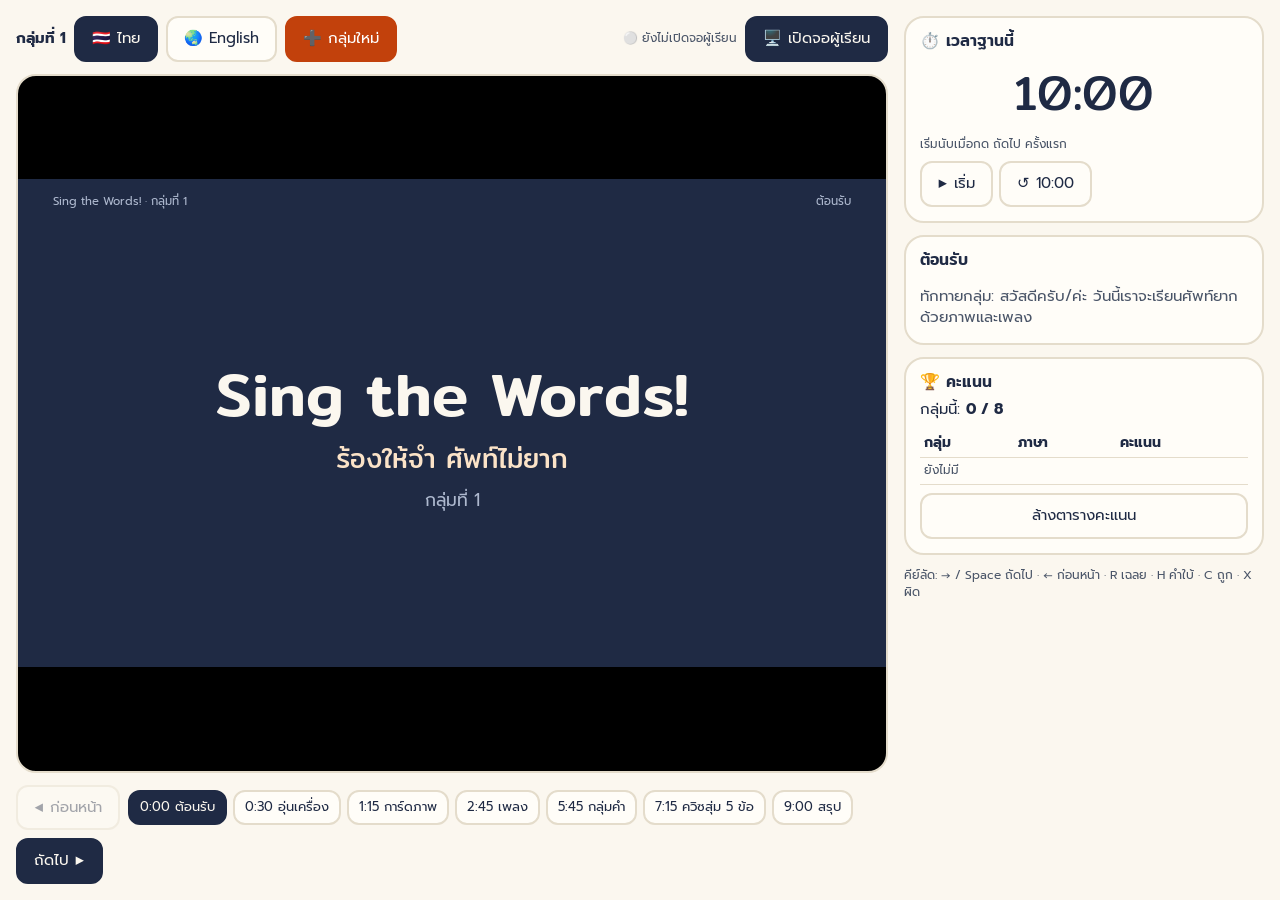
<file: English-Communication/vocab-exam-web/presenter.html>
<!doctype html>
<html lang="th">
<head>
  <meta charset="utf-8">
  <meta name="viewport" content="width=device-width, initial-scale=1">
  <title>Sing the Words! · Presenter</title>
  <link rel="preconnect" href="https://fonts.googleapis.com">
  <link rel="stylesheet" href="https://fonts.googleapis.com/css2?family=Mitr:wght@400;500;600&family=Prompt:wght@400;500;600&display=swap">
  <link rel="stylesheet" href="css/theme.css">
  <link rel="stylesheet" href="css/app.css">
</head>
<body class="presenter">
  <div class="p-root">
    <main class="p-main">
      <div class="p-bar">
        <strong id="group-label"></strong>
        <button id="lang-th">🇹🇭 ไทย</button>
        <button id="lang-en">🌏 English</button>
        <button id="new-group" class="accent">➕ กลุ่มใหม่</button>
        <span class="spacer"></span>
        <span id="stage-status" class="kbd"></span>
        <button id="open-stage" class="primary">🖥️ เปิดจอผู้เรียน</button>
      </div>
      <div class="p-preview"><iframe id="preview" src="stage.html" title="Preview of the audience screen"></iframe></div>
      <div class="p-bar">
        <button id="prev">◀ ก่อนหน้า</button>
        <div class="p-steps" id="steps"></div>
        <span class="spacer"></span>
        <button id="next" class="primary">ถัดไป ▶</button>
      </div>
    </main>

    <aside class="p-side">
      <section class="panel">
        <h3>⏱️ เวลาฐานนี้</h3>
        <div class="timer" id="timer">10:00</div>
        <p class="kbd" id="plan-hint"></p>
        <div class="row-btns">
          <button id="timer-toggle">▶ เริ่ม</button>
          <button id="timer-reset">↺ 10:00</button>
        </div>
      </section>

      <section class="panel">
        <h3 id="step-title">โน้ตผู้สอน</h3>
        <p class="answer" id="answer"></p>
        <p class="notes" id="notes"></p>
        <div class="row-btns" id="question-btns">
          <button id="reveal">👁️ เฉลย (R)</button>
          <button id="hint">💡 คำใบ้ (H)</button>
          <button id="mark-ok">✔ ถูก (C)</button>
          <button id="mark-no">✘ ผิด (X)</button>
        </div>
      </section>

      <section class="panel">
        <h3>🏆 คะแนน</h3>
        <p>กลุ่มนี้: <strong id="score"></strong></p>
        <table class="results">
          <thead><tr><th>กลุ่ม</th><th>ภาษา</th><th>คะแนน</th></tr></thead>
          <tbody id="results"></tbody>
        </table>
        <button id="clear-results">ล้างตารางคะแนน</button>
      </section>

      <p class="kbd">คีย์ลัด: → / Space ถัดไป · ← ก่อนหน้า · R เฉลย · H คำใบ้ · C ถูก · X ผิด</p>
    </aside>
  </div>

  <script src="data/vocab.js"></script>
  <script src="data/songs.js"></script>
  <script src="js/common.js"></script>
  <script src="js/lesson.js"></script>
  <script src="js/presenter.js"></script>
</body>
</html>
</file>
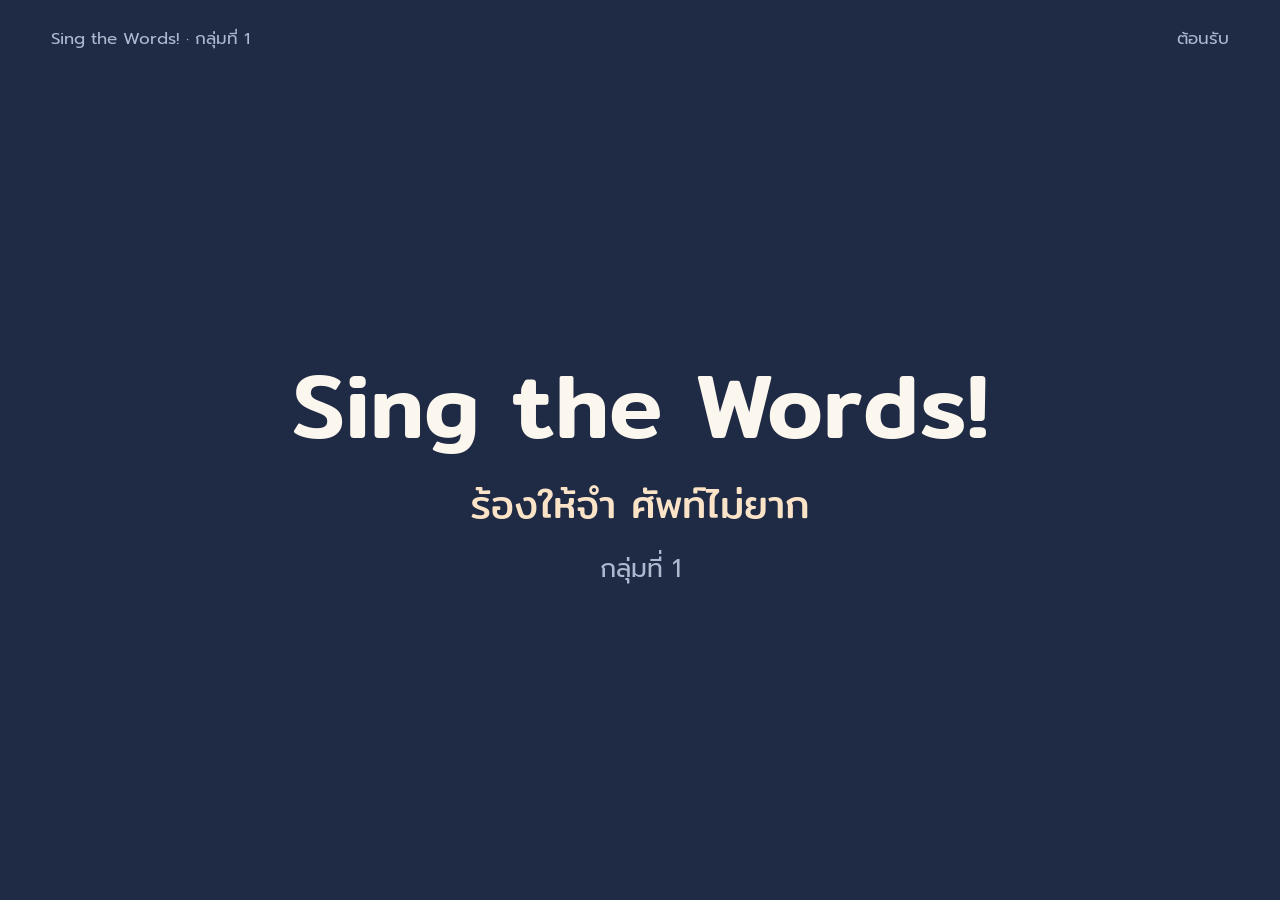
<file: English-Communication/vocab-exam-web/stage.html>
<!doctype html>
<html lang="en">
<head>
  <meta charset="utf-8">
  <meta name="viewport" content="width=device-width, initial-scale=1">
  <title>Sing the Words! · Stage</title>
  <link rel="preconnect" href="https://fonts.googleapis.com">
  <link rel="stylesheet" href="https://fonts.googleapis.com/css2?family=Mitr:wght@400;500;600&family=Prompt:wght@400;500;600&display=swap">
  <link rel="stylesheet" href="css/theme.css">
  <link rel="stylesheet" href="css/app.css">
</head>
<body class="stage">
  <div class="stage-root" id="stage">
    <div class="stage-top" id="stage-top"></div>
    <div class="stage-body" id="stage-body">
      <p class="waiting">Open this screen from <b>Presenter mode</b>.<br>เปิดหน้านี้จากหน้า Presenter<br><small>Double-click for full screen · ดับเบิลคลิกเพื่อเต็มจอ</small></p>
    </div>
  </div>
  <script src="data/vocab.js"></script>
  <script src="data/songs.js"></script>
  <script src="js/common.js"></script>
  <script src="js/lesson.js"></script>
  <script src="js/stage.js"></script>
</body>
</html>
</file>
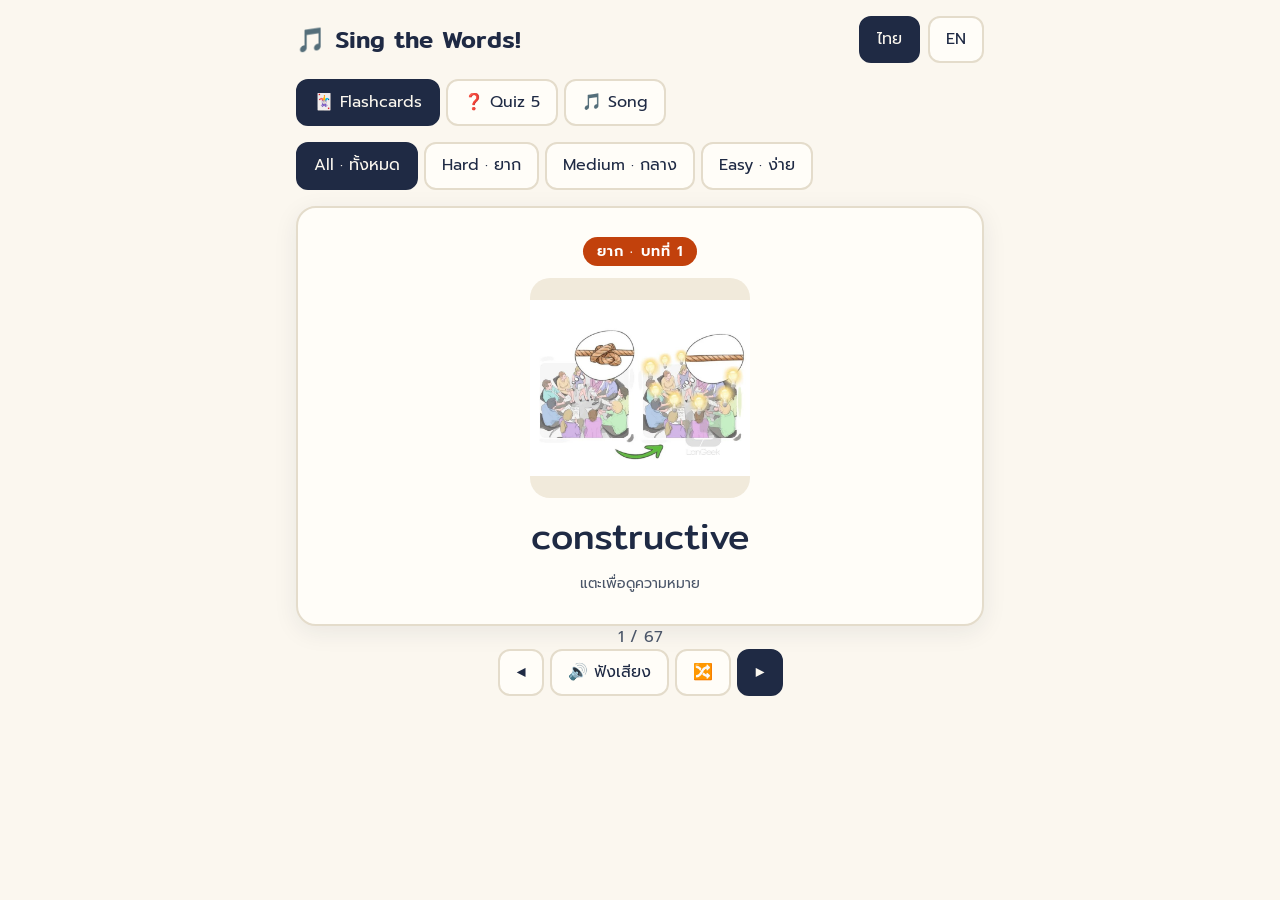
<file: English-Communication/vocab-exam-web/study.html>
<!doctype html>
<html lang="th">
<head>
  <meta charset="utf-8">
  <meta name="viewport" content="width=device-width, initial-scale=1">
  <title>Sing the Words! · Practise</title>
  <link rel="preconnect" href="https://fonts.googleapis.com">
  <link rel="stylesheet" href="https://fonts.googleapis.com/css2?family=Mitr:wght@400;500;600&family=Prompt:wght@400;500;600&display=swap">
  <link rel="stylesheet" href="css/theme.css">
  <link rel="stylesheet" href="css/app.css">
</head>
<body>
  <div class="study">
    <header>
      <h1><a href="index.html" style="text-decoration:none;color:inherit">🎵 Sing the Words!</a></h1>
      <button id="lang-th">ไทย</button>
      <button id="lang-en">EN</button>
    </header>
    <div class="toolbar">
      <button id="mode-cards">🃏 Flashcards</button>
      <button id="mode-quiz">❓ Quiz 5</button>
      <button id="mode-song">🎵 Song</button>
    </div>
    <div class="toolbar" id="levels">
      <button data-level="">All · ทั้งหมด</button>
      <button data-level="hard">Hard · ยาก</button>
      <button data-level="medium">Medium · กลาง</button>
      <button data-level="easy">Easy · ง่าย</button>
    </div>
    <div id="view"></div>
  </div>

  <script src="data/vocab.js"></script>
  <script src="data/songs.js"></script>
  <script src="js/common.js"></script>
  <script src="js/study.js"></script>
</body>
</html>
</file>
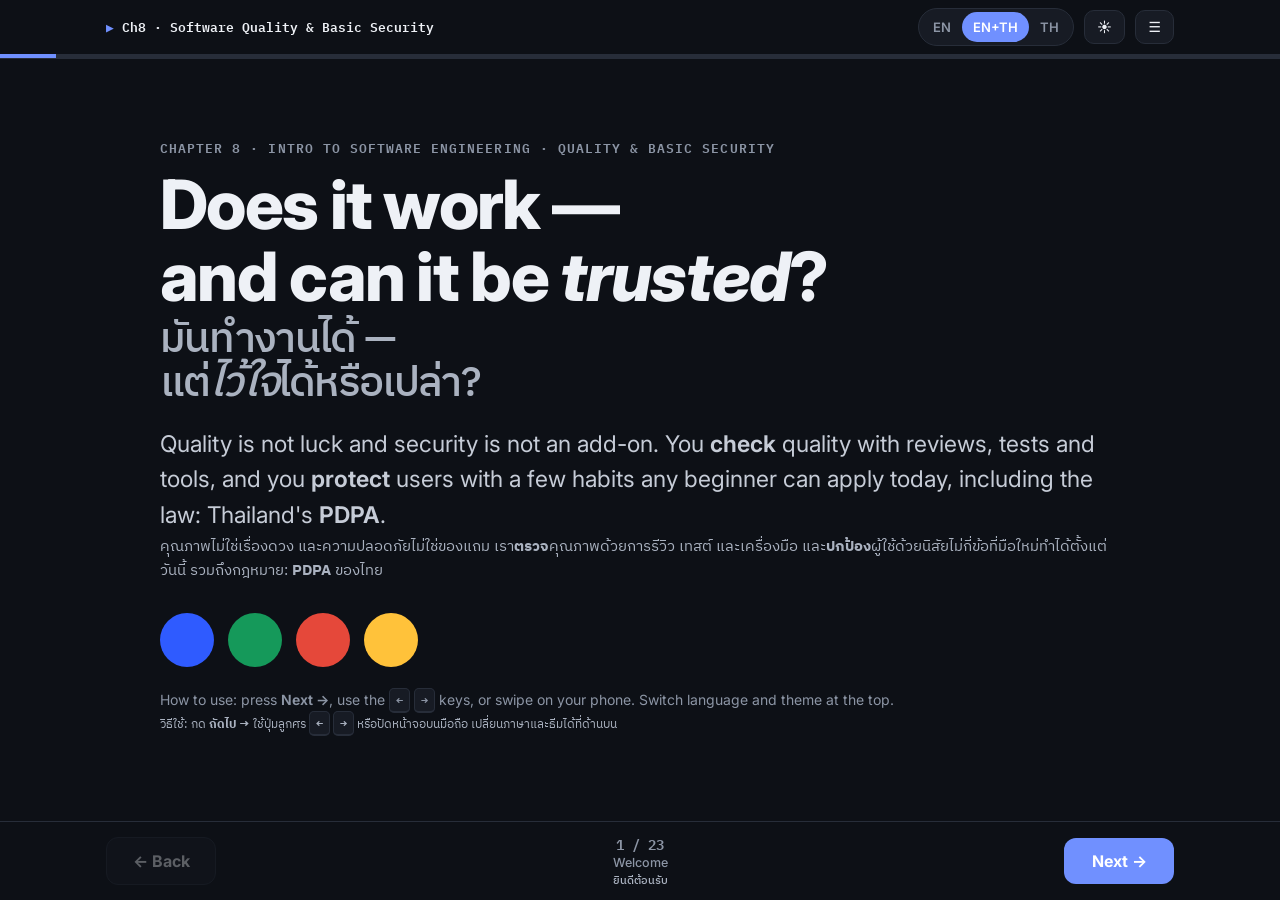
<file: Introduction-to-Software-Engineering/ch8/ch08-slides.html>
<!doctype html>
<html lang="en" data-mode="both" data-theme="dark">
<head>
<meta charset="utf-8">
<meta name="viewport" content="width=device-width, initial-scale=1, viewport-fit=cover">
<title>Ch8 Quality Slides</title>
<link rel="preconnect" href="https://fonts.googleapis.com">
<link rel="preconnect" href="https://fonts.gstatic.com" crossorigin>
<link href="https://fonts.googleapis.com/css2?family=IBM+Plex+Mono:wght@400;600&family=IBM+Plex+Sans+Thai:wght@400;500;600;700&family=Inter:wght@400;500;600;700;800&display=swap" rel="stylesheet">
<style>
:root{
  --bg:#f4f5f8; --card:#ffffff; --ink:#0f1320; --ink-2:#394152; --muted:#6b7280; --line:#e4e6ec; --th:#4b5563;
  --blue:#2f5bff; --blue-bg:#eaf0ff; --green:#15995a; --green-bg:#e3f5ea; --red:#e5483a; --red-bg:#fde8e5;
  --amber:#c98a00; --amber-bg:#fff3d4; --violet:#7246f0; --violet-bg:#efe9ff;
  --code-bg:#11163b; --code-ink:#dbe3ff; --dark:#0f1320; --dark-ink:#fff;
  --shadow:0 1px 2px rgba(0,0,0,.04),0 6px 18px rgba(0,0,0,.06);
}
@media (prefers-color-scheme: dark){
  :root:not([data-theme="light"]){
    --bg:#0d1016; --card:#171b24; --ink:#eef1f6; --ink-2:#c6ccd7; --muted:#8c95a5; --line:#272d39; --th:#aab2c0;
    --blue:#7090ff; --blue-bg:#1a2140; --green:#3ccf86; --green-bg:#11291e; --red:#ff7766; --red-bg:#341a17;
    --amber:#f2bd3d; --amber-bg:#2e2510; --violet:#a58bff; --violet-bg:#221a3d;
    --code-bg:#0a0e24; --dark:#eef1f6; --dark-ink:#0f1320; --shadow:0 1px 2px rgba(0,0,0,.35);
  }
}
:root[data-theme="dark"]{
  --bg:#0d1016; --card:#171b24; --ink:#eef1f6; --ink-2:#c6ccd7; --muted:#8c95a5; --line:#272d39; --th:#aab2c0;
  --blue:#7090ff; --blue-bg:#1a2140; --green:#3ccf86; --green-bg:#11291e; --red:#ff7766; --red-bg:#341a17;
  --amber:#f2bd3d; --amber-bg:#2e2510; --violet:#a58bff; --violet-bg:#221a3d;
  --code-bg:#0a0e24; --dark:#eef1f6; --dark-ink:#0f1320; --shadow:0 1px 2px rgba(0,0,0,.35);
}
*{box-sizing:border-box}
html,body{height:100%}
body{margin:0;background:var(--bg);color:var(--ink);font:18px/1.55 Inter,"IBM Plex Sans Thai",system-ui,sans-serif;-webkit-font-smoothing:antialiased;display:flex;flex-direction:column;height:100dvh;overflow:hidden}
code,.mono{font-family:"IBM Plex Mono",ui-monospace,monospace;font-size:.86em}
code{background:var(--line);padding:1px 6px;border-radius:5px}
b{font-weight:650}
button{font:inherit;color:inherit}

/* ---------- language modes ---------- */
html[data-mode="en"] .th{display:none!important}
html[data-mode="th"] .en{display:none!important}
.th{font-family:"IBM Plex Sans Thai",Inter,sans-serif}
html[data-mode="both"] .th{color:var(--th)}
html[data-mode="both"] .en + .th{display:block;font-size:.86em;font-weight:inherit;margin-top:2px}
html[data-mode="both"] h1 .en + .th,html[data-mode="both"] h2 .en + .th{font-weight:500;font-size:.62em;margin-top:6px}
html[data-mode="th"] .th{font-size:1em}
html[data-mode="both"] .nav .lbltxt .th{display:none!important}

/* ---------- top bar ---------- */
.top{flex-shrink:0;border-bottom:1px solid var(--line);background:var(--bg)}
.top-in{max-width:1100px;margin:0 auto;padding:8px 16px;display:flex;gap:10px;align-items:center}
.brand{font:600 13px "IBM Plex Mono",monospace;white-space:nowrap;overflow:hidden;text-overflow:ellipsis;flex:1;min-width:0}
.brand::before{content:"▶ ";color:var(--blue)}
.seg{display:flex;background:var(--card);border:1px solid var(--line);border-radius:999px;padding:3px;flex-shrink:0}
.seg button{border:0;background:none;color:var(--muted);font-weight:600;font-size:13px;padding:5px 11px;border-radius:999px;cursor:pointer}
.seg button[aria-pressed="true"]{background:var(--blue);color:#fff}
.iconbtn{border:1px solid var(--line);background:var(--card);border-radius:10px;height:34px;padding:0 12px;cursor:pointer;font-size:14px;font-weight:600;flex-shrink:0}
.progress{height:4px;background:var(--line)}
.progress i{display:block;height:100%;background:var(--blue);width:0;transition:width .25s}

/* ---------- slides ---------- */
.stage{flex:1;position:relative;min-height:0}
.slide{position:absolute;inset:0;overflow-y:auto;display:none;flex-direction:column;-webkit-overflow-scrolling:touch}
.slide.on{display:flex;animation:fade .25s ease}
@keyframes fade{from{opacity:0;transform:translateY(6px)}to{opacity:1;transform:none}}
@media (prefers-reduced-motion:reduce){.slide.on{animation:none}}
.inner{width:100%;max-width:1000px;margin:auto;padding:28px 20px 36px}
.kicker{font:600 13px "IBM Plex Mono",monospace;letter-spacing:.08em;text-transform:uppercase;color:var(--blue);margin:0 0 10px}
.kicker.red{color:var(--red)}.kicker.green{color:var(--green)}.kicker.violet{color:var(--violet)}
h1{font-size:clamp(40px,7vw,68px);line-height:1.05;letter-spacing:-.025em;margin:0 0 20px;font-weight:800}
h2{font-size:clamp(28px,4.4vw,42px);line-height:1.12;letter-spacing:-.018em;margin:0 0 22px;font-weight:800}
h3{font-size:20px;line-height:1.3;margin:0 0 6px;font-weight:700}
p{margin:0}
.big{font-size:clamp(19px,2.3vw,23px);color:var(--ink-2)}

/* bullet points */
.pts{list-style:none;margin:0;padding:0;display:grid;gap:14px}
.pts li{display:flex;gap:14px;align-items:flex-start;font-size:clamp(18px,2.1vw,21px)}
.pts li::before{content:"";width:10px;height:10px;border-radius:50%;background:var(--blue);flex-shrink:0;margin-top:.55em}
.steps{list-style:none;margin:0;padding:0;display:grid;gap:12px;counter-reset:s}
.steps li{display:flex;gap:14px;align-items:flex-start;font-size:clamp(17px,2vw,20px);counter-increment:s}
.steps li::before{content:counter(s);width:30px;height:30px;border-radius:8px;background:var(--blue);color:#fff;font:700 15px Inter,sans-serif;display:grid;place-items:center;flex-shrink:0;margin-top:1px}

.grid{display:grid;gap:14px}
.g2{grid-template-columns:repeat(2,minmax(0,1fr))}
.g3{grid-template-columns:repeat(3,minmax(0,1fr))}
@media (max-width:760px){.g2,.g3{grid-template-columns:minmax(0,1fr)}}
.card{background:var(--card);border:1px solid var(--line);border-radius:16px;padding:20px 22px;box-shadow:var(--shadow)}
.card p{color:var(--ink-2);font-size:17px}
.card .tag{font:600 12px "IBM Plex Mono",monospace;letter-spacing:.08em;text-transform:uppercase;color:var(--muted);margin-bottom:6px}
.card.blue{border-top:5px solid var(--blue)}.card.green{border-top:5px solid var(--green)}.card.red{border-top:5px solid var(--red)}.card.amber{border-top:5px solid var(--amber)}.card.violet{border-top:5px solid var(--violet)}

.box{margin-top:20px;border-left:5px solid var(--blue);background:var(--blue-bg);border-radius:0 12px 12px 0;padding:14px 18px;font-size:17px}
.box .lbl{font:700 12px "IBM Plex Mono",monospace;letter-spacing:.08em;text-transform:uppercase;color:var(--blue);margin-bottom:4px}
.box.green{border-color:var(--green);background:var(--green-bg)}.box.green .lbl{color:var(--green)}
.box.red{border-color:var(--red);background:var(--red-bg)}.box.red .lbl{color:var(--red)}
.box.amber{border-color:var(--amber);background:var(--amber-bg)}.box.amber .lbl{color:var(--amber)}

pre{background:var(--code-bg);color:var(--code-ink);border-radius:14px;padding:18px 20px;overflow-x:auto;font:15px/1.7 "IBM Plex Mono",monospace;margin:0}
pre .k{color:#8ea6ff}pre .s{color:#7ee2b0}pre .c{color:#8a93bd}

/* flow diagram */
.flow{display:flex;align-items:stretch;gap:10px;flex-wrap:wrap}
.flow .card{flex:1 1 160px;text-align:center;padding:16px}
.flow .ar{align-self:center;font-size:24px;color:var(--muted)}
@media (max-width:760px){.flow{flex-direction:column}.flow .ar{transform:rotate(90deg)}}

.thread{display:flex;gap:6px;flex-wrap:wrap}
.thread div{flex:1 0 90px;background:var(--card);border:1px solid var(--line);border-radius:12px;padding:10px 6px;text-align:center;font-weight:650;font-size:16px}
.thread small{display:block;color:var(--muted);font-weight:400;font-size:12.5px}
.thread .on{background:var(--blue);border-color:var(--blue);color:#fff}.thread .on small{color:#dbe3ff}

/* pyramid */
.pyr{display:flex;flex-direction:column;align-items:center;gap:4px;max-width:420px;margin:0 auto}
.pyr div{background:var(--dark);color:var(--dark-ink);text-align:center;font-weight:650;padding:14px 4px;font-size:15px}
.pyr .a{width:40%;clip-path:polygon(20% 0,80% 0,100% 100%,0 100%);background:var(--red)}
.pyr .b{width:68%;clip-path:polygon(11% 0,89% 0,100% 100%,0 100%);background:var(--amber)}
.pyr .c{width:100%;clip-path:polygon(7% 0,93% 0,100% 100%,0 100%);background:var(--green);padding:22px 4px}
.pyr div{color:#fff}

/* tables */
.tbl{width:100%;border-collapse:collapse;background:var(--card);border-radius:14px;overflow:hidden;box-shadow:var(--shadow);font-size:16.5px}
.tbl th{background:var(--dark);color:var(--dark-ink);text-align:left;font:600 12.5px "IBM Plex Mono",monospace;letter-spacing:.06em;text-transform:uppercase;padding:11px 14px}
.tbl td{padding:12px 14px;border-top:1px solid var(--line);vertical-align:top}
.tbl td:first-child{font-weight:650}
.scroll-x{overflow-x:auto;border-radius:14px}
@media (max-width:640px){.tbl.stack thead{display:none}.tbl.stack tr{display:block;border-top:1px solid var(--line);padding:8px 0}.tbl.stack td{display:block;border:0;padding:3px 14px}}

.lvl{display:inline-block;min-width:26px;height:26px;border-radius:7px;color:#fff;font:700 13px Inter,sans-serif;text-align:center;line-height:26px;margin-right:8px}

/* number line */
.nl{width:100%;height:auto;display:block}
.nl text{font:15px Inter,sans-serif;fill:var(--ink)}

.calc{display:flex;flex-wrap:wrap;gap:8px;align-items:center;font-size:17px}
.calc span{background:var(--card);border:1px solid var(--line);border-radius:8px;padding:6px 10px}
.calc .ok{background:var(--green-bg);border-color:var(--green)}

/* exam */
.q{background:var(--card);border:1px solid var(--line);border-radius:16px;padding:18px 20px;box-shadow:var(--shadow)}
.q + .q{margin-top:14px}
.q .qn{font:700 13px "IBM Plex Mono",monospace;color:var(--blue);margin-bottom:4px}
.q .qt{font-size:18.5px;font-weight:600;margin-bottom:12px}
.opts{display:grid;gap:8px}
.opt{display:flex;gap:12px;align-items:flex-start;text-align:left;width:100%;border:1.5px solid var(--line);background:var(--bg);border-radius:12px;padding:10px 14px;cursor:pointer;font-size:16.5px}
.opt:hover:not(:disabled){border-color:var(--blue)}
.opt .l{font:700 14px "IBM Plex Mono",monospace;color:var(--muted);flex-shrink:0;margin-top:2px}
.opt.right{border-color:var(--green);background:var(--green-bg)}
.opt.wrong{border-color:var(--red);background:var(--red-bg)}
.opt:disabled{cursor:default}
.why{display:none;margin-top:10px;font-size:16px;padding:10px 14px;border-radius:10px;background:var(--blue-bg)}
.q.done .why{display:block}
.scorebar{position:sticky;top:0;z-index:2;display:flex;gap:12px;align-items:center;justify-content:space-between;flex-wrap:wrap;background:var(--bg);padding:10px 0 12px;margin-bottom:6px;border-bottom:1px solid var(--line)}
.scorebar .s{font-size:22px;font-weight:800}
.btn{border:0;background:var(--blue);color:#fff;font-weight:650;font-size:15px;padding:9px 16px;border-radius:10px;cursor:pointer}
.btn.ghost{background:var(--card);color:var(--ink);border:1px solid var(--line)}
details.sa{background:var(--card);border:1px solid var(--line);border-radius:16px;padding:16px 20px;margin-top:14px;box-shadow:var(--shadow)}
details.sa summary{cursor:pointer;font-weight:650;font-size:17.5px}
details.sa[open] summary{margin-bottom:12px}

/* vocab */
.vsearch{width:100%;font:inherit;font-size:17px;padding:12px 16px;border-radius:12px;border:1.5px solid var(--line);background:var(--card);color:var(--ink);margin-bottom:14px}
.vsearch:focus{outline:none;border-color:var(--blue)}
.vgrid{display:grid;grid-template-columns:repeat(2,minmax(0,1fr));gap:12px}
@media (max-width:760px){.vgrid{grid-template-columns:minmax(0,1fr)}}
.v{background:var(--card);border:1px solid var(--line);border-radius:14px;padding:14px 18px;box-shadow:var(--shadow)}
.v .term{font-size:19px;font-weight:750}
.v .thw{font-family:"IBM Plex Sans Thai",sans-serif;color:var(--blue);font-weight:600;font-size:16.5px}
.v .mean{font-size:15.5px;color:var(--ink-2);margin-top:6px}
.v .ex{font-size:14.5px;color:var(--muted);margin-top:6px}
.v .cat{float:right;font:600 11px "IBM Plex Mono",monospace;letter-spacing:.06em;text-transform:uppercase;color:var(--muted);border:1px solid var(--line);border-radius:999px;padding:2px 8px}

/* bottom nav */
.nav{flex-shrink:0;border-top:1px solid var(--line);background:var(--bg);padding-bottom:env(safe-area-inset-bottom)}
.nav-in{max-width:1100px;margin:0 auto;padding:10px 16px;display:flex;align-items:center;gap:12px}
.nav button.go{border:0;background:var(--blue);color:#fff;font-weight:700;font-size:16px;padding:11px 20px;border-radius:12px;cursor:pointer;min-width:110px}
.nav button.go.prev{background:var(--card);color:var(--ink);border:1px solid var(--line)}
.nav button.go:disabled{opacity:.35;cursor:default}
.count{flex:1;text-align:center;font:600 14px "IBM Plex Mono",monospace;color:var(--muted)}
.count small{display:block;font:500 12.5px Inter,"IBM Plex Sans Thai",sans-serif;white-space:nowrap;overflow:hidden;text-overflow:ellipsis}
@media (max-width:480px){.nav button.go{min-width:0;padding:11px 14px}.nav .lbltxt{display:none}}

/* menu */
.menu{position:fixed;inset:0;z-index:20;background:rgba(10,12,20,.45);display:none}
.menu.on{display:block}
.menu .panel{position:absolute;right:0;top:0;bottom:0;width:min(380px,92vw);background:var(--bg);overflow-y:auto;padding:16px;box-shadow:-8px 0 30px rgba(0,0,0,.2)}
.menu ol{list-style:none;margin:10px 0 0;padding:0}
.menu li button{display:flex;gap:10px;width:100%;text-align:left;border:0;background:none;padding:9px 10px;border-radius:10px;cursor:pointer;font-size:15.5px}
.menu li button:hover{background:var(--card)}
.menu li button.cur{background:var(--blue);color:#fff}
.menu li .n{font:600 13px "IBM Plex Mono",monospace;opacity:.6;min-width:22px}
.hint{font-size:14px;color:var(--muted);margin-top:22px}
kbd{font:600 12px "IBM Plex Mono",monospace;border:1px solid var(--line);border-bottom-width:2px;border-radius:5px;padding:1px 6px;background:var(--card)}
.dots{display:flex;gap:14px;margin-top:30px}
.dots i{width:54px;height:54px;border-radius:50%}
/* ---------- week 11 additions ---------- */
.g4{grid-template-columns:repeat(4,minmax(0,1fr))}
@media (max-width:960px){.g4{grid-template-columns:repeat(2,minmax(0,1fr))}}
@media (max-width:520px){.g4{grid-template-columns:minmax(0,1fr)}}
.pts.red li::before{background:var(--red)}.pts.green li::before{background:var(--green)}
.card .pts li{font-size:16.5px}
.card .pts{gap:10px;margin-top:4px}
details.chk summary{display:flex;gap:12px;align-items:flex-start;list-style:none}
details.chk summary::-webkit-details-marker{display:none}
details.chk summary .qn{font:700 14px "IBM Plex Mono",monospace;background:var(--violet);color:#fff;border-radius:8px;min-width:28px;height:28px;display:grid;place-items:center;flex-shrink:0}
details.chk summary::after{content:"▸";margin-left:auto;color:var(--muted);flex-shrink:0}
details.chk[open] summary::after{content:"▾"}
details.chk .ans{font-weight:750;color:var(--green);font-size:18px;margin-left:40px}
details.chk > p:not(.ans){margin-left:40px;color:var(--ink-2);font-size:16px}
.tbl.sched{font-size:15px}.tbl.sched td{padding:7px 12px}
.tbl.sched td:first-child{font-weight:500;white-space:nowrap}
@media (max-width:640px){.tbl.stack td[data-h]:not(:first-child)::before{content:attr(data-h);display:block;font:600 11px "IBM Plex Mono",monospace;letter-spacing:.06em;text-transform:uppercase;color:var(--muted)}}
/* ---------- ch8 additions ---------- */
.bars{display:flex;align-items:flex-end;gap:12px;height:260px;padding:10px 4px 0;border-bottom:2px solid var(--line)}
.bar{flex:1;display:flex;flex-direction:column;align-items:center;justify-content:flex-end;height:100%;min-width:0}
.bar i{display:block;width:100%;max-width:90px;border-radius:10px 10px 0 0;background:linear-gradient(var(--red),var(--amber))}
.bar:first-child i{background:var(--green)}
.bar .bv{font:700 17px Inter,sans-serif;margin-bottom:6px}
.bar .bn{font-size:14px;text-align:center;position:absolute;transform:translateY(100%)}
.bars{position:relative;margin-bottom:56px}
.bar{position:relative}
.bar .bn{bottom:-8px}
@media (max-width:520px){.bars{gap:6px}.bar .n{font-size:11.5px}.bar .bv{font-size:14px}}
.layers{display:flex;flex-direction:column;align-items:center;gap:8px}
.layers div{color:#fff;font-weight:650;text-align:center;padding:16px 14px;border-radius:12px;font-size:17px}
.layers div .th{color:rgba(255,255,255,.85)!important}
@media (max-width:640px){.layers div{width:100%!important}}
.timer{display:flex;align-items:center;gap:10px;margin-top:18px;flex-wrap:wrap}
.timer #tleft{font:800 44px "IBM Plex Mono",monospace;min-width:140px}
.timer.done #tleft{color:var(--red)}
</style>
<script>try{var t=localStorage.getItem("w8-theme");if(t==="light"||t==="dark")document.documentElement.dataset.theme=t;}catch(e){}</script>
</head>
<body>

<header class="top">
  <div class="top-in">
    <div class="brand">Ch8 · Software Quality &amp; Basic Security</div>
    <div class="seg" role="group" aria-label="Language">
      <button data-m="en" aria-pressed="false">EN</button>
      <button data-m="both" aria-pressed="true">EN+TH</button>
      <button data-m="th" aria-pressed="false">TH</button>
    </div>
    <button class="iconbtn" id="themeBtn" aria-label="Switch theme" title="Light / dark">☀️</button>
    <button class="iconbtn" id="menuBtn" aria-label="All slides">☰</button>
  </div>
  <div class="progress"><i id="bar"></i></div>
</header>

<main class="stage" id="stage"></main>

<nav class="nav">
  <div class="nav-in">
    <button class="go prev" id="prev">← <span class="lbltxt"><span class="en">Back</span><span class="th">ย้อนกลับ</span></span></button>
    <div class="count"><span id="num">1 / 1</span><small id="ttl"></small></div>
    <button class="go" id="next"><span class="lbltxt"><span class="en">Next</span><span class="th">ถัดไป</span></span> →</button>
  </div>
</nav>

<div class="menu" id="menu"><div class="panel">
  <div style="display:flex;justify-content:space-between;align-items:center">
    <b><span class="en">All slides</span><span class="th">สไลด์ทั้งหมด</span></b>
    <button class="iconbtn" id="menuClose" aria-label="Close">✕</button>
  </div>
  <ol id="menuList"></ol>
</div></div>

<script>
/* ---------- helpers ---------- */
const L=(en,th)=>`<span class="en">${en}</span><span class="th">${th}</span>`;
const P=(en,th,cls='')=>`<p class="en ${cls}">${en}</p><p class="th ${cls}">${th}</p>`;
const pts=(a,cls='')=>`<ul class="pts ${cls}">${a.map(x=>`<li><div>${L(x[0],x[1])}</div></li>`).join('')}</ul>`;
const steps=a=>`<ol class="steps">${a.map(x=>`<li><div>${L(x[0],x[1])}</div></li>`).join('')}</ol>`;
const box=(kind,en,th,lblEn,lblTh)=>`<div class="box ${kind}"><div class="lbl">${L(lblEn,lblTh)}</div>${P(en,th)}</div>`;
const remember=(en,th)=>box('green',en,th,'Remember','จำไว้');
const plain=(en,th)=>box('',en,th,'In plain words','พูดง่าย ๆ');
const head=(k,en,th,kc='')=>`<p class="kicker ${kc}">${k}</p><h2>${L(en,th)}</h2>`;
const card=(cls,tag,en,th,ben,bth)=>`<div class="card ${cls}">${tag?`<div class="tag">${tag}</div>`:''}<h3>${L(en,th)}</h3>${ben?P(ben,bth):''}</div>`;
/* table: cols = [[en,th],...], rows = [[[en,th],[en,th],...],...] */
const tbl=(cols,rows,cls='stack')=>`<div class="scroll-x"><table class="tbl ${cls}"><thead><tr>${cols.map(c=>`<th>${L(c[0],c[1])}</th>`).join('')}</tr></thead><tbody>${rows.map(r=>`<tr>${r.map((c,i)=>`<td data-h="${cols[i][0]}">${Array.isArray(c)?L(c[0],c[1]):c}</td>`).join('')}</tr>`).join('')}</tbody></table></div>`;
/* concept check: [sitEn,sitTh,ansEn,ansTh,whyEn,whyTh] */
const chk=a=>`<p class="hint" style="margin:0 0 4px">${L('Answer together first, then tap a situation to reveal the answer.','ตอบพร้อมกันทั้งห้องก่อน แล้วแตะแต่ละสถานการณ์เพื่อดูเฉลย')}</p>${a.map((r,i)=>`<details class="sa chk"><summary><span class="qn">${i+1}</span><div>${L(r[0],r[1])}</div></summary><p class="ans">${L('→ '+r[2],'→ '+r[3])}</p>${r[4]?P(r[4],r[5]):''}</details>`).join('')}`;

const S=[];
const add=(en,th,html)=>S.push({en,th,html});

add('Welcome','ยินดีต้อนรับ',`
<p class="kicker" style="color:var(--muted)">Chapter 8 · Intro to Software Engineering · Quality &amp; Basic Security</p>
<h1>${L('Does it work —<br>and can it be <i>trusted</i>?','มันทำงานได้ —<br>แต่<i>ไว้ใจ</i>ได้หรือเปล่า?')}</h1>
${P('Quality is not luck and security is not an add-on. You <b>check</b> quality with reviews, tests and tools, and you <b>protect</b> users with a few habits any beginner can apply today, including the law: Thailand\'s <b>PDPA</b>.',
    'คุณภาพไม่ใช่เรื่องดวง และความปลอดภัยไม่ใช่ของแถม เรา<b>ตรวจ</b>คุณภาพด้วยการรีวิว เทสต์ และเครื่องมือ และ<b>ปกป้อง</b>ผู้ใช้ด้วยนิสัยไม่กี่ข้อที่มือใหม่ทำได้ตั้งแต่วันนี้ รวมถึงกฎหมาย: <b>PDPA</b> ของไทย','big')}
<div class="dots" aria-hidden="true"><i style="background:#2f5bff"></i><i style="background:#15995a"></i><i style="background:#e5483a"></i><i style="background:#ffc23a"></i></div>
<p class="hint">${L('How to use: press <b>Next →</b>, use the <kbd>←</kbd> <kbd>→</kbd> keys, or swipe on your phone. Switch language and theme at the top.',
 'วิธีใช้: กด <b>ถัดไป →</b> ใช้ปุ่มลูกศร <kbd>←</kbd> <kbd>→</kbd> หรือปัดหน้าจอบนมือถือ เปลี่ยนภาษาและธีมได้ที่ด้านบน')}</p>`);

add("Today's plan",'แผนการเรียนวันนี้',`
${head('Roadmap','Today: Ch8, then exam practice','วันนี้: เรียน Ch8 แล้วฝึกทำข้อสอบ')}
<div class="flow">
 <div class="card"><h3>Ch8</h3><p>${L('Quality &amp; Security<br>3 concept checks','คุณภาพและความปลอดภัย<br>concept check 3 รอบ')}</p></div><span class="ar">→</span>
 <div class="card"><h3>Critique #8</h3><p>${L('ask questions','ฝึกตั้งคำถาม')}</p></div><span class="ar">→</span>
 <div class="card"><h3>${L('Exam practice','ฝึกข้อสอบ')}</h3><p>${L('MCQ on Ch8','ข้อสอบปรนัย Ch8')}</p></div><span class="ar">→</span>
 <div class="card"><h3>${L('Next class','คาบหน้า')}</h3><p>Ch9 + Ch10</p></div>
</div>
<div class="grid g3" style="margin-top:16px">
 ${card('blue','Goal','Understand the concepts','เข้าใจแนวคิด','Ch8 is on the final exam (Ch1 to Ch10, English MCQ with 4 options + short answer).','Ch8 ออกสอบปลายภาค (Ch1–Ch10 ข้อสอบภาษาอังกฤษ ปรนัย 4 ตัวเลือก + เขียนตอบสั้น)')}
 ${card('green','Concept checks','Answer together','ตอบพร้อมกัน','After each topic: a short situation, the whole room answers at once. Not graded.','หลังจบแต่ละหัวข้อ มีสถานการณ์สั้น ๆ ให้ทั้งห้องตอบพร้อมกัน ไม่คิดคะแนน')}
 ${card('amber','Bring','One A4 sheet','กระดาษ A4 หนึ่งแผ่น','For Critique #8. Handwritten, handed in during class.','สำหรับ Critique #8 เขียนด้วยมือ และส่งในห้อง')}
</div>
${box('amber','Ch9 and Ch10 are next class: <b>Mon 26 Oct, starting 13:00</b>.','Ch9 และ Ch10 เรียนคาบหน้า: <b>จันทร์ 26 ต.ค. เริ่ม 13:00</b>','Note','หมายเหตุ')}`);

add('Where we are','เราอยู่ตรงไหน',`
${head('The golden thread · one step further','Quality &amp; security are how the prototype earns trust','คุณภาพและความปลอดภัยคือสิ่งที่ทำให้ prototype น่าไว้ใจ')}
<div class="thread">
 <div>Problem<small>Wk 3</small></div><div>FR / NFR<small>SRS</small></div><div>Model<small>UML</small></div>
 <div>Design<small>Wk 5</small></div><div>Code<small>Wk 6</small></div><div>Test<small>Ch 7</small></div>
 <div class="on">Quality<small>Ch 8 · today</small></div><div>PM<small>Ch 9</small></div><div>Ethics<small>Ch 10</small></div>
</div>
<div class="grid g3" style="margin-top:20px">
 ${card('blue','Part 1','Quality','คุณภาพ','What "quality" means, and how you actually check it: reviews, tests, linters.','"คุณภาพ" หมายถึงอะไร และตรวจได้จริงอย่างไร: รีวิว เทสต์ linter')}
 ${card('red','Part 2','Basic security','ความปลอดภัยพื้นฐาน','The big three for beginners, plus a real vulnerability you can find today.','3 นิสัยหลักสำหรับมือใหม่ พร้อมช่องโหว่จริงที่หาเจอได้วันนี้')}
 ${card('violet','Part 3','Privacy &amp; PDPA','ความเป็นส่วนตัวและ PDPA','Personal data is a legal duty: consent, minimise, protect.','ข้อมูลส่วนบุคคลเป็นหน้าที่ตามกฎหมาย: ขอความยินยอม เก็บให้น้อย ปกป้อง')}
</div>
${box('amber','<b>Understand-only</b> this term: these are habits you apply to the prototype and are assessed on the exam, not a separately graded security audit.',
 'เทอมนี้เป็นแบบ<b>เข้าใจอย่างเดียว</b>: เป็นนิสัยที่ใช้กับ prototype และออกสอบ ไม่มีการให้คะแนนการตรวจความปลอดภัยแยก','Note','หมายเหตุ')}`);

add('Quality attributes','คุณลักษณะด้านคุณภาพ',`
${head('Part 1 · What quality means','Quality is several attributes — and each is checkable','คุณภาพมีหลายด้าน และตรวจได้ทุกด้าน')}
<div class="grid g3">
 ${card('green','Reliability','It keeps working','ทำงานได้ต่อเนื่อง','Same input → same correct result, even on a bad day. <b>Checked by tests.</b>','input เดิม → ผลลัพธ์ถูกต้องเหมือนเดิม แม้ในวันที่แย่ <b>ตรวจด้วยเทสต์</b>')}
 ${card('blue','Usability','People can use it','คนใช้งานได้','Clear, forgiving, learnable. <b>Checked by watching a real user try it.</b>','ชัดเจน ให้อภัยความผิดพลาด เรียนรู้ได้ <b>ตรวจโดยดูผู้ใช้จริงลองใช้</b>')}
 ${card('violet','Maintainability','Easy to change','แก้ไขง่าย','Readable code future-you can edit. <b>Checked by reviews &amp; linters.</b>','โค้ดอ่านง่าย ตัวเราในอนาคตแก้ได้ <b>ตรวจด้วยรีวิวและ linter</b>')}
 ${card('red','Security','It protects data','ปกป้องข้อมูล','Only the right people see the right data. <b>Checked by thinking like an attacker.</b>','เฉพาะคนที่ใช่เห็นข้อมูลที่ใช่ <b>ตรวจโดยคิดแบบผู้โจมตี</b>')}
 ${card('amber','Performance','Fast enough','เร็วพอ','Responds within the NFR budget. <b>Checked by measuring, not guessing.</b>','ตอบสนองภายในเวลาที่ NFR กำหนด <b>ตรวจด้วยการวัด ไม่ใช่การเดา</b>')}
 ${card('','The point','You check, not hope','ตรวจ ไม่ใช่หวัง','Every attribute traces back to an NFR in your SRS, and to a way to verify it.','ทุกด้านโยงกลับไปที่ NFR ใน SRS และมีวิธีตรวจสอบ')}
</div>
${plain('Quality isn\'t one thing: it\'s a checklist, like judging a restaurant: taste, speed, cleanliness, price. Each is real, and each is checked a different way.',
 'คุณภาพไม่ใช่สิ่งเดียว แต่เป็นรายการตรวจ เหมือนให้คะแนนร้านอาหาร: รสชาติ ความเร็ว ความสะอาด ราคา ทุกข้อมีจริง และตรวจคนละวิธี')}`);

const ISO=[
 ['Functional suitability','ความเหมาะสมเชิงฟังก์ชัน','Does what\'s needed, correctly.','ทำสิ่งที่ต้องการได้ถูกต้อง',''],
 ['Performance efficiency','ประสิทธิภาพ','Fast enough, within resources.','เร็วพอ ภายในทรัพยากรที่มี',''],
 ['Compatibility','ความเข้ากันได้','Works alongside other systems.','ทำงานร่วมกับระบบอื่นได้',''],
 ['Interaction capability','ความสามารถในการโต้ตอบ','People can learn and use it.','คนเรียนรู้และใช้งานได้','Renamed: was Usability'],
 ['Reliability','ความน่าเชื่อถือ','Keeps working over time.','ทำงานได้ต่อเนื่องตลอดเวลา',''],
 ['Security','ความปลอดภัย','Protects data and access.','ปกป้องข้อมูลและการเข้าถึง',''],
 ['Maintainability','การบำรุงรักษาได้','Easy to change safely.','แก้ไขได้ง่ายและปลอดภัย',''],
 ['Flexibility','ความยืดหยุ่น','Adapts to new environments and needs.','ปรับเข้ากับสภาพแวดล้อมและความต้องการใหม่ได้','Renamed: was Portability'],
 ['Safety','ความปลอดภัยต่อชีวิตและทรัพย์สิน','Avoids harm to people, property and the environment.','ไม่ก่ออันตรายต่อคน ทรัพย์สิน และสิ่งแวดล้อม','New in 2023']
];
add('ISO/IEC 25010:2023','ISO/IEC 25010:2023',`
${head('Part 1b · A standard vocabulary','Quality has an international model: nine characteristics','คุณภาพมีโมเดลสากล: 9 คุณลักษณะ')}
<div class="grid g3">${ISO.map((c,i)=>`<div class="card ${c[4]?(c[4].startsWith('New')?'green':'amber'):''}"><div class="tag">#${i+1}${c[4]?' · '+c[4]:''}</div><h3>${L(c[0],c[1])}</h3>${P(c[2],c[3])}</div>`).join('')}</div>
${box('','The 2023 edition (replacing 2011) renamed <b>Usability</b> and <b>Portability</b> and added <b>Safety</b>, because software now runs cars, medical devices and AI systems. Each characteristic in your SRS becomes an NFR you can check.',
 'ฉบับปี 2023 (แทนฉบับ 2011) เปลี่ยนชื่อ <b>Usability</b> และ <b>Portability</b> และเพิ่ม <b>Safety</b> เพราะทุกวันนี้ซอฟต์แวร์ควบคุมรถยนต์ เครื่องมือแพทย์ และระบบ AI แต่ละคุณลักษณะใน SRS จะกลายเป็น NFR ที่ตรวจได้','Why it changed','ทำไมถึงเปลี่ยน')}
<p class="hint">Source: ISO/IEC 25010:2023 Product quality model, Edition 2. Sommerville 9e Ch24 describes the earlier 2011 model.</p>`);

add('Review & static checks','รีวิวโค้ดและ linter',`
${head('Part 1 · Cheap, powerful quality tools','Code review &amp; the linter catch problems early','รีวิวโค้ดและ linter จับปัญหาได้ตั้งแต่เนิ่น ๆ')}
<div class="grid g2">
 ${card('blue','Human','Code review','การรีวิวโค้ด','A teammate reads your code before it reaches <code>main</code>: this is what a Pull Request is for (Ch6). Catches logic bugs, unclear names, missing cases, and spreads knowledge across the team.','เพื่อนร่วมทีมอ่านโค้ดก่อนเข้า <code>main</code> ซึ่งก็คือหน้าที่ของ Pull Request (Ch6) จับบั๊กตรรกะ ชื่อที่ไม่ชัด กรณีที่ขาด และกระจายความรู้ในทีม')}
 ${card('violet','Automatic','Linter / static analysis','Linter / การวิเคราะห์แบบสถิต','A tool that reads the code <b>without running it</b> and flags style, unused variables, likely bugs, risky patterns. Fast, consistent, runs on every commit.','เครื่องมือที่อ่านโค้ด<b>โดยไม่ต้องรัน</b> แล้วเตือนเรื่องสไตล์ ตัวแปรที่ไม่ได้ใช้ บั๊กที่น่าจะเกิด และรูปแบบที่เสี่ยง เร็ว สม่ำเสมอ และรันทุก commit')}
</div>
<pre style="margin-top:16px"><span class="c"># what a linter might flag</span>
<span class="k">def</span> total(items):
    count = <span class="s">0</span>                 <span class="c"># ⚠ 'count' assigned but never used</span>
    <span class="k">for</span> i <span class="k">in</span> items:
        s = s + i.price         <span class="c"># ✗ 's' used before assignment</span>
    <span class="k">return</span> s</pre>
${plain('A linter is <b>spell-check for code</b>; a code review is <b>a classmate proof-reading your essay</b>. Neither is optional on a real team, and both make AI-generated code far safer to keep.',
 'linter คือ<b>ตัวตรวจคำผิดสำหรับโค้ด</b> ส่วนการรีวิวโค้ดคือ<b>เพื่อนช่วยพิสูจน์อักษรเรียงความ</b> ทีมจริงขาดไม่ได้ทั้งคู่ และทั้งคู่ทำให้โค้ดที่ AI เขียนปลอดภัยขึ้นมาก')}`);

const COST=[['Requirements','Requirements',1],['Design','Design',5],['Code','Code',10],['Test','Test',25],['Production','Production',100]];
add('Cost of fixing defects','ต้นทุนการแก้ข้อบกพร่อง',`
${head('Part 1c · Why check early (Boehm)','The later you catch a defect, the more it costs','ยิ่งเจอข้อบกพร่องช้า ยิ่งแก้แพง')}
<div class="bars" role="img" aria-label="Illustrative cost to fix: requirements 1x, design 5x, code 10x, test 25x, production 100x">
${COST.map(c=>`<div class="bar"><span class="bv">~${c[2]}×</span><i style="height:${Math.max(4,c[2])}%"></i><span class="bn">${c[0]}</span></div>`).join('')}
</div>
<p class="hint" style="text-align:center;margin-top:8px">${L('Illustrative scale: a bug caught in review/test is cheap; the same bug in production is not.','สเกลเพื่ออธิบาย: บั๊กที่จับได้ตอนรีวิว/เทสต์แก้ถูก แต่บั๊กเดียวกันบน production แพงมาก')}</p>
${plain('A typo you catch while writing costs nothing; the same typo found after the book is printed means a reprint. Bugs are identical: catching them early, in a review or a test, is why both are worth the time.',
 'คำผิดที่เจอตอนกำลังเขียนไม่เสียอะไรเลย แต่คำผิดเดียวกันที่เจอหลังพิมพ์หนังสือแล้วต้องพิมพ์ใหม่ บั๊กก็เหมือนกัน การจับได้เร็วในรีวิวหรือเทสต์คือเหตุผลที่ทั้งสองอย่างคุ้มค่าเวลา')}
<p class="hint">After Boehm (1981) <i>Software Engineering Economics</i>. ${L('This is why reviews and unit tests (Ch7) pay for themselves: they move the catch leftward.','นี่คือเหตุผลที่รีวิวและ unit test (Ch7) คุ้มค่า: ช่วยให้จับบั๊กได้เร็วขึ้น (ขยับไปทางซ้าย)')}</p>`);

add('Concept check 1','Concept check 1',`
${head('Concept check 1 · Quality attributes','Which attribute is it, and how do you check it?','เป็นคุณภาพด้านไหน และตรวจอย่างไร?','violet')}
${chk([
 ['The app takes more than 5 seconds to respond when many people use it.','แอปใช้เวลาตอบสนองเกิน 5 วินาทีเมื่อมีคนใช้เยอะ','Performance · check by measuring, not guessing','Performance · ตรวจด้วยการวัด ไม่ใช่การเดา','',''],
 ['A new user cannot find the Save button.','ผู้ใช้ใหม่หาปุ่ม Save ไม่เจอ','Usability · watch a real user try it','Usability · ดูผู้ใช้จริงลองใช้','',''],
 ['Changing one feature means editing 10 files.','แก้ฟีเจอร์เดียวต้องแก้ 10 ไฟล์','Maintainability · code review + linter','Maintainability · รีวิวโค้ด + linter','',''],
 ['The calculation is sometimes wrong.','การคำนวณผิดเป็นบางครั้ง','Reliability · tests','Reliability · เทสต์','',''],
 ['User A can see User B\'s data.','ผู้ใช้ A เห็นข้อมูลของผู้ใช้ B','Security · think like an attacker (access control)','Security · คิดแบบผู้โจมตี (access control)','','']
])}
${box('amber','If that last bug reaches production, is it more expensive than catching it in review? <b>Yes</b>, by an order of magnitude or more (Boehm): the later you find it, the more it costs.',
 'ถ้าบั๊กข้อสุดท้ายหลุดไปถึง production จะแพงกว่าจับได้ตอนรีวิวไหม? <b>ใช่</b> แพงขึ้นเป็นสิบเท่าหรือมากกว่า (Boehm): ยิ่งเจอช้า ยิ่งแพง','Follow-up','คำถามต่อยอด')}`);

add('The big three','3 นิสัยด้านความปลอดภัย',`
${head('Part 2 · Security you can apply today','Three habits that stop most beginner mistakes','3 นิสัยที่กันความผิดพลาดของมือใหม่ได้เกือบทั้งหมด','red')}
<div class="grid g3">
 ${card('blue','#1','Validate input','ตรวจสอบ input','Never trust data from the user or the browser. Check type, length and range <b>on the server</b>, before you use or store it.','อย่าไว้ใจข้อมูลจากผู้ใช้หรือเบราว์เซอร์ ตรวจชนิด ความยาว และช่วงค่า<b>ที่ฝั่ง server</b> ก่อนนำไปใช้หรือเก็บ')}
 ${card('red','#2','Access control','ควบคุมการเข้าถึง','A logged-in user may see <b>only their own data</b>. Check "who are you, and is this yours?" on every request.','ผู้ใช้ที่ล็อกอินแล้วเห็นได้<b>เฉพาะข้อมูลของตัวเอง</b> ตรวจว่า "คุณคือใคร และนี่เป็นของคุณไหม?" ทุก request')}
 ${card('amber','#3','No secrets in the repo','ไม่มีรหัสลับใน repo','Passwords, API keys, tokens never go in the code or Git history. Use <code>.env</code> + <code>.gitignore</code> (Ch6).','รหัสผ่าน API key และ token ห้ามอยู่ในโค้ดหรือประวัติ Git ใช้ <code>.env</code> + <code>.gitignore</code> (Ch6)')}
</div>
${plain('Picture a shop: check what comes through the door (<b>validate input</b>), only staff can open the till (<b>access control</b>), and never tape the keys to the door (<b>no secrets in the repo</b>).',
 'นึกถึงร้านค้า: ตรวจของที่ผ่านประตูเข้ามา (<b>ตรวจ input</b>) เฉพาะพนักงานเปิดลิ้นชักเงินได้ (<b>ควบคุมการเข้าถึง</b>) และอย่าแปะกุญแจไว้ที่ประตู (<b>ไม่มีรหัสลับใน repo</b>)')}`);

add('A vulnerability you can find today','ช่องโหว่ที่หาเจอได้วันนี้',`
${head('Part 2 · Trusting the client = the classic hole','If the user can change the id, they can read your data','ถ้าผู้ใช้เปลี่ยน id ได้ ก็อ่านข้อมูลคนอื่นได้','red')}
<div class="grid g2">
 <div><h3 style="color:var(--red)">✗ ${L('Wrong: the server trusts an id from the URL','ผิด: server เชื่อ id จาก URL')}</h3>
<pre><span class="c"># anyone logged in can swap the number</span>
GET /api/notes?user_id=1042

<span class="k">def</span> get_notes(user_id):
    <span class="k">return</span> db.notes.where(owner=user_id)
    <span class="c"># ...whose id is this? nobody checked.</span></pre></div>
 <div><h3 style="color:var(--green)">✓ ${L('Right: use the identity from the session','ถูก: ใช้ตัวตนจาก session')}</h3>
<pre><span class="c"># id comes from WHO is logged in</span>
GET /api/notes

<span class="k">def</span> get_notes(session):
    me = session.user    <span class="c"># trusted</span>
    <span class="k">return</span> db.notes.where(owner=me.id)</pre></div>
</div>
${box('red','Change <code>1042</code> to <code>1043</code> → you\'re reading someone else\'s notes. This is <b>IDOR</b> (Insecure Direct Object Reference): <b>broken access control</b>, #1 in the OWASP Top 10 (2021).',
 'เปลี่ยน <code>1042</code> เป็น <code>1043</code> → ก็อ่านโน้ตของคนอื่นได้ นี่คือ <b>IDOR</b> (Insecure Direct Object Reference) หรือ<b>การควบคุมการเข้าถึงที่บกพร่อง</b> อันดับ 1 ใน OWASP Top 10 (2021)','The hole','ช่องโหว่')}
${remember('Never decide "whose data" from something the user can edit. Derive it from the <b>authenticated session</b>.',
 'อย่าตัดสินว่า "ข้อมูลของใคร" จากสิ่งที่ผู้ใช้แก้ได้ ให้ดึงจาก <b>session ที่ยืนยันตัวตนแล้ว</b>')}`);

add('Concept check 2','Concept check 2',`
${head('Concept check 2 · The big three','Which habit was missing? Show 1, 2 or 3','ขาดนิสัยข้อไหน? ชูนิ้ว 1, 2 หรือ 3','violet')}
<div class="grid g3" style="margin-bottom:10px">
 <div class="card blue" style="padding:12px 16px"><h3>${L('1 · Validate input','1 · ตรวจ input')}</h3>${P('on the server','ที่ฝั่ง server')}</div>
 <div class="card red" style="padding:12px 16px"><h3>${L('2 · Access control','2 · ควบคุมการเข้าถึง')}</h3>${P('who are you, is it yours?','คุณคือใคร เป็นของคุณไหม?')}</div>
 <div class="card amber" style="padding:12px 16px"><h3>${L('3 · No secrets in repo','3 · ไม่มีรหัสลับใน repo')}</h3>${P('.env + .gitignore','.env + .gitignore')}</div>
</div>
${chk([
 ['The age field accepts -5 and the system saves it.','ช่องอายุรับค่า -5 และระบบบันทึกไว้','1 · Validate input','1 · ตรวจ input','',''],
 ['Changing order_id in the URL shows someone else\'s order.','เปลี่ยน order_id ใน URL แล้วเห็นคำสั่งซื้อของคนอื่น','2 · Access control (IDOR)','2 · ควบคุมการเข้าถึง (IDOR)','',''],
 ['<code>config.js</code> in a public repo contains an API key.','<code>config.js</code> ใน repo สาธารณะมี API key อยู่','3 · No secrets in the repo','3 · ไม่มีรหัสลับใน repo','',''],
 ['Password length is checked only in the browser with JavaScript; the server accepts anything.','ตรวจความยาวรหัสผ่านแค่ในเบราว์เซอร์ด้วย JavaScript แต่ server รับทุกอย่าง','1 · Validate input on the server','1 · ตรวจ input ที่ฝั่ง server','Users can bypass the browser.','ผู้ใช้ข้ามการตรวจในเบราว์เซอร์ได้']
])}`);

add('Privacy & PDPA','ความเป็นส่วนตัวและ PDPA',`
${head('Part 3 · A legal duty, not just good manners','Personal data comes with responsibilities','ข้อมูลส่วนบุคคลมาพร้อมความรับผิดชอบ','violet')}
<div class="grid g3">
 ${card('blue','Consent','Ask first','ขอก่อน','Collect personal data (schedules, notes, messages, faces) only with the person\'s <b>informed consent</b>, for a stated purpose.','เก็บข้อมูลส่วนบุคคล (ตารางเวลา โน้ต ข้อความ ใบหน้า) เฉพาะเมื่อเจ้าของ<b>ยินยอมโดยรู้ข้อมูล</b> และมีวัตถุประสงค์ที่แจ้งไว้')}
 ${card('green','Minimise','Collect the least','เก็บให้น้อยที่สุด','If the feature doesn\'t need it, don\'t store it. Less data = less risk and less to protect.','ถ้าฟีเจอร์ไม่ต้องใช้ ก็อย่าเก็บ ข้อมูลน้อย = ความเสี่ยงน้อย และมีสิ่งที่ต้องปกป้องน้อย')}
 ${card('amber','Protect','Guard &amp; honour rights','ปกป้องและเคารพสิทธิ์','Secure it, and let people <b>see, correct or delete</b> their data. This is PDPA: Thai law, fully in force since 2022.','รักษาความปลอดภัย และให้เจ้าของ<b>ดู แก้ไข หรือลบ</b>ข้อมูลของตัวเองได้ นี่คือ PDPA กฎหมายไทยที่บังคับใช้เต็มรูปแบบตั้งแต่ปี 2022 (พ.ศ. 2565)')}
</div>
${box('green','Use <b>fake / seed data</b> in the prototype. Real personal data belongs nowhere near a student repo, and never in Git history.',
 'ใช้<b>ข้อมูลสมมติ / seed data</b> ใน prototype ข้อมูลส่วนบุคคลจริงไม่ควรอยู่ใกล้ repo ของนักศึกษาเลย และห้ามอยู่ในประวัติ Git','For your project','สำหรับโปรเจกต์ของเรา')}`);

add('Concept check 3','Concept check 3',`
${head('Concept check 3 · PDPA','Consent, minimise, or protect?','ขอความยินยอม เก็บให้น้อย หรือปกป้อง?','violet')}
${chk([
 ['A note-taking app asks to read your whole contact list, but no feature uses it.','แอปจดโน้ตขออ่านรายชื่อผู้ติดต่อทั้งหมด แต่ไม่มีฟีเจอร์ไหนใช้','Minimise','เก็บให้น้อยที่สุด','',''],
 ['An app stores photos of users\' faces without saying what they are for.','แอปเก็บรูปใบหน้าผู้ใช้โดยไม่บอกว่าเก็บไว้ทำอะไร','Consent (and state the purpose)','ขอความยินยอม (และแจ้งวัตถุประสงค์)','',''],
 ['A user asks to delete their account, but the system has no way to delete their data.','ผู้ใช้ขอลบบัญชี แต่ระบบไม่มีวิธีลบข้อมูลของเขา','Protect: the owner\'s rights to see, correct and delete','ปกป้อง: สิทธิ์ของเจ้าของข้อมูลที่จะดู แก้ไข และลบ','','']
])}
${remember('PDPA (B.E. 2562, fully in force 2022): <b>consent</b> before collecting, <b>minimise</b> what you keep, <b>protect</b> it and honour the owner\'s rights.',
 'PDPA (พ.ศ. 2562 บังคับใช้เต็มรูปแบบปี 2565): <b>ขอความยินยอม</b>ก่อนเก็บ <b>เก็บให้น้อย</b> และ<b>ปกป้อง</b>ข้อมูลพร้อมเคารพสิทธิ์ของเจ้าของ')}`);

add('How the checks stack up','การตรวจซ้อนกันเป็นชั้น',`
${head('Picture it','Quality &amp; security are layers, not a final step','คุณภาพและความปลอดภัยเป็นชั้น ๆ ไม่ใช่ขั้นตอนสุดท้าย')}
<div class="layers">
 <div style="width:100%;background:var(--blue)">${L('Write readable code (Ch6)','เขียนโค้ดให้อ่านง่าย (Ch6)')}</div>
 <div style="width:88%;background:var(--green)">${L('Unit tests prove it works (Ch7)','unit test พิสูจน์ว่าทำงานได้ (Ch7)')}</div>
 <div style="width:76%;background:var(--violet)">${L('Review + linter catch the rest (Ch8)','รีวิว + linter จับส่วนที่เหลือ (Ch8)')}</div>
 <div style="width:64%;background:var(--red)">${L('Validate input, access control, protect data','ตรวจ input ควบคุมการเข้าถึง ปกป้องข้อมูล')}</div>
</div>
${box('','Each layer catches what the one above let through: <b>trust is built up, not bolted on</b>.',
 'แต่ละชั้นจับสิ่งที่ชั้นบนปล่อยหลุดมา: <b>ความไว้วางใจต้องค่อย ๆ สร้าง ไม่ใช่เอามาติดทีหลัง</b>','The idea','แนวคิด')}`);

add('Your project + AI','โปรเจกต์ของเรา + AI',`
${head('Do this with your team','Make quality &amp; safety part of the build','ทำให้คุณภาพและความปลอดภัยเป็นส่วนหนึ่งของการสร้าง','green')}
<div class="grid g2">
 <div class="card blue"><div class="tag">Project step · ขั้นตอนของโปรเจกต์</div>${pts([
  ['<b>Add a linter on day one.</b> Let it run on every commit: cheap quality your whole team gets for free.','<b>ใส่ linter ตั้งแต่วันแรก</b> ให้รันทุก commit คุณภาพราคาถูกที่ทั้งทีมได้ฟรี'],
  ['<b>Check access on every read.</b> Whose data is this? Derive the owner from the session, not the request.','<b>ตรวจสิทธิ์ทุกครั้งที่อ่านข้อมูล</b> ข้อมูลนี้ของใคร? ดึงเจ้าของจาก session ไม่ใช่จาก request']
 ])}</div>
 <div class="card red"><div class="tag">AI-first · verify! · ใช้ AI แต่ต้องตรวจ!</div>${pts([
  ['<b>Ask AI to review your code.</b> Great at spotting smells, but confirm each flag; it also invents some.','<b>ให้ AI ช่วยรีวิวโค้ด</b> เก่งเรื่องหาจุดน่าสงสัย แต่ต้องยืนยันทุกข้อ เพราะบางข้อมันก็แต่งขึ้นมาเอง'],
  ['<b>Never paste real secrets/data.</b> Don\'t feed API keys or real personal data into a prompt: treat it as public.','<b>ห้ามวางรหัสลับหรือข้อมูลจริง</b> อย่าใส่ API key หรือข้อมูลส่วนบุคคลจริงลงใน prompt ให้คิดว่า prompt เป็นของสาธารณะ']
 ],'red')}</div>
</div>`);

add('Summary','สรุป',`
${head('Chapter 8 · in four lines','Check quality, don\'t hope for it — and protect the user','ตรวจคุณภาพ อย่าแค่หวัง และปกป้องผู้ใช้','green')}
<div class="grid g2">
 ${card('blue','Quality','Attributes you can verify','คุณลักษณะที่ตรวจได้','Reliability, usability, maintainability, security, performance: each traces to an NFR and a check.','ความน่าเชื่อถือ ความง่ายในการใช้ การบำรุงรักษา ความปลอดภัย ประสิทธิภาพ แต่ละด้านโยงไปที่ NFR และวิธีตรวจ')}
 ${card('violet','Tools','Review + linter','รีวิว + linter','A human reads it; a tool scans it. Cheap, early, on every commit.','คนอ่าน เครื่องมือสแกน ถูก เร็ว และทำทุก commit')}
 ${card('red','Security','The big three','3 นิสัยหลัก','Validate input, enforce access control, keep secrets out of the repo.','ตรวจ input บังคับใช้การควบคุมการเข้าถึง และไม่เก็บรหัสลับใน repo')}
 ${card('amber','Privacy','PDPA is law','PDPA คือกฎหมาย','Consent, minimise, protect, and keep real personal data out of the prototype.','ขอความยินยอม เก็บให้น้อย ปกป้อง และไม่ใส่ข้อมูลส่วนบุคคลจริงใน prototype')}
</div>
<p class="hint">${L('Reading: Sommerville (quality &amp; security), OWASP Top 10 (skim), PDPA overview. Next: Ch9, Project Management &amp; Process.','อ่านเพิ่ม: Sommerville (คุณภาพและความปลอดภัย) OWASP Top 10 (อ่านผ่าน ๆ) ภาพรวม PDPA ถัดไป: Ch9 การบริหารโปรเจกต์และกระบวนการ')}</p>`);

add('AI Critique #8','AI Critique #8',`
${head('AI Critique #8 · Ask, don\'t answer (7 min, handwritten A4)','Ask questions about a project like yours','ตั้งคำถามเกี่ยวกับโปรเจกต์ที่คล้ายของเรา','violet')}
<div class="grid g2">
 ${card('red','Question focus','CareFlow OPD (outpatient queue booking)','CareFlow OPD (ระบบจองคิวผู้ป่วยนอก)','Imagine a student project from this course has been live at a hospital for one month. A patient posts on Facebook: <i>"Change the appointment number in the link and you can see other patients\' names, phone numbers and symptoms. I even cancelled someone else\'s appointment."</i> The team says every FR was tested and all tests passed. The repo is public, and <code>config.js</code> contains the database password.',
  'สมมติว่าโปรเจกต์นักศึกษาในวิชานี้เปิดใช้จริงในโรงพยาบาลมา 1 เดือน มีผู้ป่วยโพสต์ใน Facebook ว่า <i>"ลองเปลี่ยนเลขนัดในลิงก์ดู จะเห็นชื่อ เบอร์โทร และอาการของผู้ป่วยคนอื่น ผมยังยกเลิกนัดของคนอื่นได้ด้วย"</i> ทีมบอกว่าทดสอบทุก FR แล้วและเทสต์ผ่านหมด repo เป็น Public และไฟล์ <code>config.js</code> มีรหัสผ่านฐานข้อมูลอยู่')}
 <div>
  ${steps([
   ['<b>Write at least 3 questions</b> about the event. Do not answer them. End each with (closed) = short answer, or (open) = needs explaining.','<b>เขียนคำถามอย่างน้อย 3 ข้อ</b> เกี่ยวกับเหตุการณ์ ไม่ต้องตอบ ท้ายแต่ละข้อเขียน (closed) = ตอบสั้น หรือ (open) = ต้องอธิบาย'],
   ['<b>Circle the most important one.</b> Write 1 to 2 lines: why this question matters most.','<b>วงคำถามที่สำคัญที่สุด</b> เขียน 1–2 บรรทัดว่าทำไมข้อนี้สำคัญที่สุด'],
   ['<b>Link it to one Ch8 concept</b> (e.g. access control, PDPA, cost of defects) and say in one line how.','<b>เชื่อมกับแนวคิด Ch8 หนึ่งข้อ</b> (เช่น access control, PDPA, ต้นทุนข้อบกพร่อง) แล้วอธิบายใน 1 บรรทัดว่าช่วยอย่างไร']
  ])}
  <div class="timer" id="timer"><span id="tleft">7:00</span><button class="btn" id="tgo">${L('Start','เริ่ม')}</button><button class="btn ghost" id="treset">${L('Reset','รีเซ็ต')}</button></div>
 </div>
</div>
<p class="hint">${L('Top of the A4: name, student ID, Critique #8. Alone, handwritten, phones and laptops face down until the sheet is collected. There are no wrong questions.','หัวกระดาษ A4: ชื่อ รหัสนักศึกษา Critique #8 ทำคนเดียว เขียนมือ คว่ำมือถือและโน้ตบุ๊กไว้จนกว่าจะเก็บกระดาษ ไม่มีคำถามไหนผิด')}</p>`);

add('Case: CareFlow OPD','กรณีศึกษา: CareFlow OPD',`
${head('Case · A what-if on a student project','Four Ch8 failures in one small system','ความผิดพลาด 4 ข้อจาก Ch8 ในระบบเล็ก ๆ ระบบเดียว','red')}
<div class="grid g2">
 ${card('red','Access control (IDOR)','Change the number, see another patient','เปลี่ยนเลข เห็นผู้ป่วยคนอื่น','The server trusted the appointment id in the link. <b>Fix:</b> take the patient from the login session and check the appointment is theirs, for viewing and for cancelling.','server เชื่อเลขนัดในลิงก์ <b>วิธีแก้:</b> ดึงผู้ป่วยจาก session ที่ล็อกอิน แล้วตรวจว่านัดนั้นเป็นของเขา ทั้งตอนดูและตอนยกเลิก')}
 ${card('violet','PDPA: minimise, protect','Health data is sensitive','ข้อมูลสุขภาพเป็นข้อมูลอ่อนไหว','Symptoms are health data, a sensitive category under PDPA that needs explicit consent. Does the booking page need symptoms at all? Show the least, protect the rest.','อาการป่วยเป็นข้อมูลสุขภาพ ซึ่งเป็นข้อมูลอ่อนไหวตาม PDPA ต้องได้รับความยินยอมโดยชัดแจ้ง หน้าจองคิวจำเป็นต้องมีอาการไหม? แสดงให้น้อยที่สุด และปกป้องส่วนที่เหลือ')}
 ${card('blue','Quality: check, don\'t hope','"All tests passed"','"เทสต์ผ่านหมด"','The tests only tried honest users. Add the attacker\'s case: patient A asks for patient B\'s appointment, and the system must refuse.','เทสต์ลองแค่ผู้ใช้ที่สุจริต ต้องเพิ่มกรณีผู้โจมตี: ผู้ป่วย A ขอดูนัดของผู้ป่วย B และระบบต้องปฏิเสธ')}
 ${card('amber','No secrets in the repo','A password in a public repo','รหัสผ่านใน repo สาธารณะ','Anyone could read <code>config.js</code>. Revoke the password and keep secrets in <code>.env</code> listed in <code>.gitignore</code>. Deleting the line is not enough: Git history keeps it.','ใครก็อ่าน <code>config.js</code> ได้ ต้องยกเลิกรหัสผ่านนั้น และเก็บรหัสลับใน <code>.env</code> ที่อยู่ใน <code>.gitignore</code> แค่ลบบรรทัดไม่พอ เพราะประวัติ Git ยังเก็บไว้')}
</div>
${box('','You don\'t need a giant company to break every rule in Ch8. A student-sized system with real patients needs the big three and PDPA <b>from day one</b>.',
 'ไม่ต้องเป็นบริษัทใหญ่ก็ทำผิดทุกกฎใน Ch8 ได้ ระบบขนาดโปรเจกต์นักศึกษาที่มีผู้ป่วยจริงต้องมี 3 นิสัยหลักและ PDPA <b>ตั้งแต่วันแรก</b>','The lesson','บทเรียน')}
<p class="hint">${L('What-if scenario built on a student project idea (Must FRs: book, view, cancel appointments). It does not describe any team\'s actual prototype. PDPA B.E. 2562, Section 26: health data is sensitive personal data.','สถานการณ์สมมติจากไอเดียโปรเจกต์นักศึกษา (Must FR: จอง ดู ยกเลิกนัด) ไม่ได้หมายถึง prototype ของทีมใดจริง PDPA พ.ศ. 2562 มาตรา 26: ข้อมูลสุขภาพเป็นข้อมูลส่วนบุคคลที่อ่อนไหว')}</p>`);

add('Link your question to Ch8','เชื่อมคำถามกับ Ch8',`
${head('Critique #8 · Link your question to the chapter','Every good question leads back to a Ch8 concept','คำถามที่ดีทุกข้อนำกลับไปสู่แนวคิดใน Ch8','violet')}
${tbl([['If you asked','ถ้าเราถามว่า'],['Ch8 concept','แนวคิด Ch8'],['What really happened','สิ่งที่เกิดขึ้นจริง']],[
 [['Why could changing the number show someone else\'s data?','ทำไมเปลี่ยนเลขแล้วเห็นข้อมูลคนอื่น?'],['Access control (IDOR)','Access control (IDOR)'],['The server trusted the id in the link','server เชื่อ id ในลิงก์']],
 [['Does the booking page need symptoms at all? Who agreed to share them?','หน้าจองคิวต้องมีอาการไหม? ใครยินยอมให้แชร์?'],['PDPA: minimise, consent for sensitive data','PDPA: เก็บให้น้อย ขอความยินยอมสำหรับข้อมูลอ่อนไหว'],['Health data visible to anyone with a link','ข้อมูลสุขภาพเปิดให้ทุกคนที่มีลิงก์เห็น']],
 [['How did every test pass?','ทำไมเทสต์ผ่านหมด?'],['Quality: check, don\'t hope','คุณภาพ: ตรวจ อย่าแค่หวัง'],['The tests only tried honest users','เทสต์ลองแค่ผู้ใช้ที่สุจริต']],
 [['Why was the password in the repo?','ทำไมรหัสผ่านอยู่ใน repo?'],['No secrets in the repo','ไม่มีรหัสลับใน repo'],['<code>config.js</code> in a public repo','<code>config.js</code> ใน repo สาธารณะ']],
 [['What does fixing it after launch cost, compared with at design time?','แก้หลังเปิดใช้แพงแค่ไหน เทียบกับแก้ตอนออกแบบ?'],['Cost of defects','ต้นทุนข้อบกพร่อง'],['A code fix, plus a data review and telling patients','ต้องแก้โค้ด ตรวจข้อมูล และแจ้งผู้ป่วยด้วย']]
])}
${box('green','The big three, PDPA, and testing the dishonest case. The best question is often the one the slide cannot answer yet, like <i>"Who in the team should check the access rules before launch?"</i>',
 '3 นิสัยหลัก PDPA และการทดสอบกรณีผู้ใช้ไม่สุจริต คำถามที่ดีที่สุดมักเป็นคำถามที่สไลด์ยังตอบไม่ได้ เช่น <i>"ใครในทีมควรตรวจกฎการเข้าถึงก่อนเปิดใช้?"</i>','The whole chapter in one case','ทั้งบทในกรณีเดียว')}`);

/* ---------- exam ---------- */
const Q=[
 ['Which of the following is <b>not</b> one of the "big three" security habits taught in this course?','ข้อใด<b>ไม่ใช่</b>หนึ่งใน 3 นิสัยด้านความปลอดภัยที่เรียนในวิชานี้?',
  [['Validate input on the server','ตรวจ input ที่ฝั่ง server'],['Enforce access control on every request','บังคับใช้การควบคุมการเข้าถึงทุก request'],['Keep secrets out of the repository','ไม่เก็บรหัสลับไว้ใน repository'],['Use a dark theme to hide sensitive fields','ใช้ธีมมืดเพื่อซ่อนช่องข้อมูลอ่อนไหว']],3,
  'The big three: validate input, access control, no secrets in the repo. A theme hides nothing.','3 นิสัยหลัก: ตรวจ input, access control, ไม่มีรหัสลับใน repo ธีมไม่ได้ซ่อนอะไรเลย'],
 ['A user changes <code>user_id=1042</code> to <code>user_id=1043</code> in the URL and sees another person\'s notes. What is the best fix?','ผู้ใช้เปลี่ยน <code>user_id=1042</code> เป็น <code>user_id=1043</code> ใน URL แล้วเห็นโน้ตของคนอื่น วิธีแก้ที่ดีที่สุดคือ?',
  [['Hide the id from the URL bar','ซ่อน id จากแถบ URL'],['Take the owner\'s identity from the authenticated session','ดึงตัวตนเจ้าของจาก session ที่ยืนยันตัวตนแล้ว'],['Check that the id is a number','ตรวจว่า id เป็นตัวเลข'],['Add a linter to the project','เพิ่ม linter ในโปรเจกต์']],1,
  'This is IDOR. Never decide whose data from something the user can edit.','นี่คือ IDOR อย่าตัดสินว่าข้อมูลของใครจากสิ่งที่ผู้ใช้แก้ได้'],
 ['Which is <b>not</b> a characteristic in the ISO/IEC 25010:2023 product-quality model?','ข้อใด<b>ไม่ใช่</b>คุณลักษณะในโมเดลคุณภาพ ISO/IEC 25010:2023?',
  [['Interaction capability','Interaction capability'],['Safety','Safety'],['Profitability','Profitability'],['Maintainability','Maintainability']],2,
  'Profitability is a business goal, not a product-quality characteristic.','ความสามารถทำกำไรเป็นเป้าหมายทางธุรกิจ ไม่ใช่คุณลักษณะด้านคุณภาพผลิตภัณฑ์'],
 ['According to Boehm\'s cost-of-defects idea, where is a defect usually cheapest to fix?','ตามแนวคิดต้นทุนข้อบกพร่องของ Boehm ข้อบกพร่องมักแก้ได้ถูกที่สุดในขั้นไหน?',
  [['Requirements','Requirements'],['Testing','Testing'],['Production','Production'],['Maintenance','Maintenance']],0,
  'The earlier, the cheaper: ~1× at requirements vs ~100× in production.','ยิ่งเร็วยิ่งถูก: ~1 เท่าตอน requirements เทียบกับ ~100 เท่าตอน production'],
 ['Which tool reads code <b>without running it</b> and flags unused variables and risky patterns?','เครื่องมือใดอ่านโค้ด<b>โดยไม่ต้องรัน</b> แล้วเตือนตัวแปรที่ไม่ได้ใช้และรูปแบบที่เสี่ยง?',
  [['A unit test','Unit test'],['A linter (static analysis)','Linter (การวิเคราะห์แบบสถิต)'],['A database','ฐานข้อมูล'],['A load test','Load test']],1,
  'Static analysis = no running. Tests, by contrast, run the code.','การวิเคราะห์แบบสถิต = ไม่ต้องรัน ส่วนเทสต์ต้องรันโค้ด'],
 ['In ISO/IEC 25010:2023, "Usability" was renamed to…','ใน ISO/IEC 25010:2023 "Usability" ถูกเปลี่ยนชื่อเป็น…',
  [['Flexibility','Flexibility'],['Interaction capability','Interaction capability'],['Compatibility','Compatibility'],['Safety','Safety']],1,
  'Usability → Interaction capability; Portability → Flexibility; Safety is new.','Usability → Interaction capability · Portability → Flexibility · Safety เป็นของใหม่'],
 ['A password-length rule is checked only in the browser with JavaScript. Why is this not enough?','กฎความยาวรหัสผ่านถูกตรวจแค่ในเบราว์เซอร์ด้วย JavaScript ทำไมถึงไม่พอ?',
  [['JavaScript is too slow','JavaScript ช้าเกินไป'],['Users can bypass the browser, so the server must validate too','ผู้ใช้ข้ามเบราว์เซอร์ได้ server จึงต้องตรวจด้วย'],['Browsers cannot count characters','เบราว์เซอร์นับตัวอักษรไม่ได้'],['It breaks the linter','ทำให้ linter พัง']],1,
  'Never trust the client: validate on the server.','อย่าไว้ใจฝั่ง client: ต้องตรวจที่ server'],
 ['You find a database password committed to a public repo. Deleting the line in a new commit is…','เจอรหัสผ่านฐานข้อมูลถูก commit ไว้ใน repo สาธารณะ การลบบรรทัดนั้นใน commit ใหม่…',
  [['Enough, the problem is solved','พอแล้ว ปัญหาจบ'],['Not enough: Git history keeps it, so revoke/change the password and move secrets to .env','ไม่พอ: ประวัติ Git ยังเก็บไว้ ต้องยกเลิก/เปลี่ยนรหัสผ่าน และย้ายรหัสลับไปไว้ใน .env'],['Only a problem if the repo is private','เป็นปัญหาเฉพาะ repo ส่วนตัว'],['Fixed by adding a linter','แก้ได้ด้วยการเพิ่ม linter']],1,
  'Revoke the secret, then keep secrets in .env listed in .gitignore.','ยกเลิกรหัสลับนั้น แล้วเก็บรหัสลับใน .env ที่อยู่ใน .gitignore'],
 ['A note-taking app asks to read your whole contact list, but no feature uses it. Which PDPA principle is broken?','แอปจดโน้ตขออ่านรายชื่อผู้ติดต่อทั้งหมด แต่ไม่มีฟีเจอร์ไหนใช้ ละเมิดหลัก PDPA ข้อไหน?',
  [['Minimise','เก็บให้น้อยที่สุด'],['Performance','ประสิทธิภาพ'],['Compatibility','ความเข้ากันได้'],['Reliability','ความน่าเชื่อถือ']],0,
  'If the feature doesn\'t need it, don\'t collect it.','ถ้าฟีเจอร์ไม่ต้องใช้ ก็อย่าเก็บ'],
 ['Under Thailand\'s PDPA, a patient\'s symptoms are…','ตาม PDPA ของไทย อาการป่วยของผู้ป่วยเป็น…',
  [['Public data anyone may use','ข้อมูลสาธารณะที่ใครก็ใช้ได้'],['Sensitive personal data that needs explicit consent','ข้อมูลส่วนบุคคลที่อ่อนไหว ต้องได้รับความยินยอมโดยชัดแจ้ง'],['Not personal data','ไม่ใช่ข้อมูลส่วนบุคคล'],['Only regulated outside Thailand','ควบคุมเฉพาะนอกประเทศไทย']],1,
  'Health data is a sensitive category (PDPA B.E. 2562, Section 26).','ข้อมูลสุขภาพเป็นข้อมูลอ่อนไหว (PDPA พ.ศ. 2562 มาตรา 26)'],
 ['"The app takes more than 5 seconds to respond when many people use it." Which attribute, and how do you check it?','"แอปใช้เวลาตอบสนองเกิน 5 วินาทีเมื่อมีคนใช้เยอะ" เป็นคุณภาพด้านไหน และตรวจอย่างไร?',
  [['Usability, by watching users','Usability ดูผู้ใช้'],['Performance, by measuring','Performance วัดผล'],['Maintainability, by code review','Maintainability รีวิวโค้ด'],['Security, by thinking like an attacker','Security คิดแบบผู้โจมตี']],1,
  'Performance is checked by measuring, not guessing.','Performance ตรวจด้วยการวัด ไม่ใช่การเดา'],
 ['CareFlow OPD\'s team says "all tests passed", yet patients can see each other\'s data. What was missing from the tests?','ทีม CareFlow OPD บอกว่า "เทสต์ผ่านหมด" แต่ผู้ป่วยเห็นข้อมูลกันและกันได้ เทสต์ขาดอะไร?',
  [['More happy-path tests','happy path เพิ่ม'],['The attacker\'s case: patient A asks for patient B\'s appointment and must be refused','กรณีผู้โจมตี: ผู้ป่วย A ขอนัดของผู้ป่วย B และต้องถูกปฏิเสธ'],['A faster database','ฐานข้อมูลที่เร็วกว่า'],['A dark theme','ธีมมืด']],1,
  'Tests that only try honest users can\'t catch broken access control.','เทสต์ที่ลองแค่ผู้ใช้สุจริตจับการควบคุมการเข้าถึงที่บกพร่องไม่ได้']
];
const LET='ABCD';
Q.forEach(q=>{const right=q[2][q[3]];const o=q[2].slice();
  for(let i=o.length-1;i>0;i--){const j=Math.floor(Math.random()*(i+1));[o[i],o[j]]=[o[j],o[i]];}
  q[2]=o;q[3]=o.indexOf(right);});
add('Exam practice','ฝึกทำข้อสอบ',`
<p class="kicker violet">Exam practice · ${Q.length} questions + 2 written</p>
<h2>${L('Test yourself','ทดสอบตัวเอง')}</h2>
${P('Q1–Q4 are the in-class practice questions. Tap an answer to see right away if it is correct, with a short explanation.','ข้อ 1–4 คือข้อฝึกในห้องเรียน แตะเลือกคำตอบแล้วจะรู้ทันทีว่าถูกหรือผิด พร้อมคำอธิบายสั้น ๆ')}
<div class="scorebar"><span class="s" id="qscore">0 / ${Q.length}</span><span id="qleft" style="color:var(--muted);font-size:15px"></span><button class="btn ghost" id="qreset">${L('Start again','เริ่มใหม่')}</button></div>
<div id="quiz">${Q.map((q,i)=>`<div class="q" data-i="${i}">
  <div class="qn">Q${i+1}</div><div class="qt">${L(q[0],q[1])}</div>
  <div class="opts">${q[2].map((o,j)=>`<button class="opt" data-j="${j}"><span class="l">${LET[j]}</span><span>${L(o[0],o[1])}</span></button>`).join('')}</div>
  <div class="why">${L(q[4],q[5])}</div></div>`).join('')}</div>
<h3 style="margin-top:28px">${L('Written practice','ฝึกเขียนตอบ')}</h3>
<details class="sa"><summary>${L('W1. Explain IDOR with an example, and how to fix it.','W1. อธิบาย IDOR พร้อมตัวอย่าง และวิธีแก้')}</summary>
${P('IDOR (Insecure Direct Object Reference) is broken access control: the server decides whose data to return from an id the user can edit. Example: <code>GET /api/notes?user_id=1042</code>; changing it to 1043 shows another user\'s notes. Fix: take the user\'s identity from the authenticated session (<code>me = session.user</code>) and only return or change records whose owner is <code>me.id</code>.',
 'IDOR (Insecure Direct Object Reference) คือการควบคุมการเข้าถึงที่บกพร่อง: server ตัดสินว่าจะส่งข้อมูลของใครจาก id ที่ผู้ใช้แก้ได้ ตัวอย่าง: <code>GET /api/notes?user_id=1042</code> เปลี่ยนเป็น 1043 แล้วเห็นโน้ตของคนอื่น วิธีแก้: ดึงตัวตนผู้ใช้จาก session ที่ยืนยันแล้ว (<code>me = session.user</code>) และส่งหรือแก้เฉพาะข้อมูลที่เจ้าของคือ <code>me.id</code>')}</details>
<details class="sa"><summary>${L('W2. Name the three PDPA principles from this chapter and give one prototype example of each.','W2. บอกหลัก PDPA 3 ข้อจากบทนี้ พร้อมตัวอย่างใน prototype ข้อละหนึ่งตัวอย่าง')}</summary>
${P('<b>Consent:</b> show a clear notice and ask before saving a student\'s timetable. <b>Minimise:</b> a study-reminder app asks only for name and tasks, not national ID or birthday. <b>Protect:</b> each user sees only their own data, and there is a "delete my account and data" button. In the prototype, use made-up seed data only.',
 '<b>ขอความยินยอม:</b> แสดงข้อความชัดเจนและขออนุญาตก่อนบันทึกตารางเรียน · <b>เก็บให้น้อย:</b> แอปเตือนอ่านหนังสือขอแค่ชื่อและงาน ไม่ขอเลขบัตรประชาชนหรือวันเกิด · <b>ปกป้อง:</b> ผู้ใช้แต่ละคนเห็นเฉพาะข้อมูลของตัวเอง และมีปุ่ม "ลบบัญชีและข้อมูลของฉัน" ใน prototype ให้ใช้ข้อมูลสมมติเท่านั้น')}</details>`);

/* ---------- vocab ---------- */
const V=[
 ['Software quality','คุณภาพซอฟต์แวร์','A set of attributes (reliable, usable, secure…) that you can check.','ชุดคุณลักษณะ (น่าเชื่อถือ ใช้ง่าย ปลอดภัย…) ที่ตรวจสอบได้','Quality'],
 ['Quality attribute','คุณลักษณะด้านคุณภาพ','One checkable aspect of quality, traced to an NFR.','ด้านหนึ่งของคุณภาพที่ตรวจได้ โยงไปที่ NFR','Quality'],
 ['Reliability','ความน่าเชื่อถือ','Keeps giving the same correct result over time.','ให้ผลลัพธ์ที่ถูกต้องเหมือนเดิมตลอดเวลา','Quality','Checked by tests'],
 ['Usability / Interaction capability','ความง่ายในการใช้งาน','People can learn and use it easily.','คนเรียนรู้และใช้งานได้ง่าย','Quality','Watch a real user'],
 ['Maintainability','การบำรุงรักษาได้','Code is easy to read and change safely.','โค้ดอ่านง่ายและแก้ไขได้อย่างปลอดภัย','Quality'],
 ['Performance efficiency','ประสิทธิภาพ','Fast enough within the resources and NFR budget.','เร็วพอภายในทรัพยากรและเวลาที่ NFR กำหนด','Quality','Measure, don\'t guess'],
 ['Flexibility','ความยืดหยุ่น','Adapts to new environments and needs (was Portability).','ปรับเข้ากับสภาพแวดล้อมและความต้องการใหม่ได้ (เดิมคือ Portability)','Quality'],
 ['Safety','ความปลอดภัยต่อชีวิตและทรัพย์สิน','Avoids harm to people, property and the environment (new in 2023).','ไม่ก่ออันตรายต่อคน ทรัพย์สิน และสิ่งแวดล้อม (ใหม่ในปี 2023)','Quality'],
 ['ISO/IEC 25010','มาตรฐานโมเดลคุณภาพผลิตภัณฑ์','International product-quality model with 9 characteristics (2023 edition).','โมเดลคุณภาพผลิตภัณฑ์สากล มี 9 คุณลักษณะ (ฉบับ 2023)','Quality'],
 ['Code review','การรีวิวโค้ด','A teammate reads your code before it reaches main.','เพื่อนร่วมทีมอ่านโค้ดก่อนเข้า main','Tools','Pull Request'],
 ['Pull Request (PR)','คำขอรวมโค้ด','A request to merge a branch, where review happens.','คำขอรวม branch ซึ่งเป็นที่ที่เกิดการรีวิว','Tools'],
 ['Linter','ตัวตรวจโค้ด','A tool that flags style issues and likely bugs without running the code.','เครื่องมือที่เตือนปัญหาสไตล์และบั๊กที่น่าจะเกิด โดยไม่ต้องรันโค้ด','Tools'],
 ['Static analysis','การวิเคราะห์แบบสถิต','Checking code by reading it, not running it.','การตรวจโค้ดโดยอ่าน ไม่ใช่รัน','Tools'],
 ['Code smell','กลิ่นโค้ด (จุดน่าสงสัย)','A sign the code may be badly designed, even if it works.','สัญญาณว่าโค้ดอาจออกแบบไม่ดี แม้จะทำงานได้','Tools'],
 ['Defect','ข้อบกพร่อง','A mistake that makes software behave wrongly.','ความผิดพลาดที่ทำให้ซอฟต์แวร์ทำงานผิด','Quality'],
 ['Cost of defects','ต้นทุนข้อบกพร่อง','Fixing a bug costs more the later it is found (Boehm).','ยิ่งเจอบั๊กช้า ยิ่งแก้แพง (Boehm)','Quality','~1× → ~100×'],
 ['Production','ระบบใช้งานจริง','The live system that real users use.','ระบบที่ผู้ใช้จริงใช้งานอยู่','Quality'],
 ['Vulnerability','ช่องโหว่','A weakness an attacker can use.','จุดอ่อนที่ผู้โจมตีใช้ประโยชน์ได้','Security'],
 ['Input validation','การตรวจสอบข้อมูลนำเข้า','Checking type, length and range of input on the server.','ตรวจชนิด ความยาว และช่วงค่าของ input ที่ฝั่ง server','Security','age ≥ 0'],
 ['Access control','การควบคุมการเข้าถึง','Making sure users can only see and change what is theirs.','ทำให้ผู้ใช้เห็นและแก้ได้เฉพาะสิ่งที่เป็นของตัวเอง','Security'],
 ['Authentication','การยืนยันตัวตน','Proving who you are (e.g. logging in).','การพิสูจน์ว่าเราเป็นใคร (เช่น ล็อกอิน)','Security'],
 ['Session','เซสชัน','The server\'s trusted record of who is logged in.','บันทึกที่ server เชื่อถือได้ว่าใครล็อกอินอยู่','Security','session.user'],
 ['IDOR','การอ้างอิงออบเจกต์โดยตรงที่ไม่ปลอดภัย','Insecure Direct Object Reference: changing an id shows others\' data.','เปลี่ยน id แล้วเห็นข้อมูลของคนอื่น','Security','user_id=1043'],
 ['Broken access control','การควบคุมการเข้าถึงที่บกพร่อง','Users can act outside their permissions. #1 in OWASP Top 10 (2021).','ผู้ใช้ทำสิ่งที่เกินสิทธิ์ได้ อันดับ 1 ใน OWASP Top 10 (2021)','Security'],
 ['OWASP Top 10','10 ความเสี่ยงสำคัญของเว็บแอป','A list of the most critical web-app security risks.','รายการความเสี่ยงด้านความปลอดภัยของเว็บแอปที่สำคัญที่สุด','Security'],
 ['Secret','รหัสลับ','A password, API key or token that must stay private.','รหัสผ่าน API key หรือ token ที่ต้องเก็บเป็นความลับ','Security'],
 ['API key','คีย์ API','A secret string that lets a program use a service.','ข้อความลับที่ให้โปรแกรมใช้บริการได้','Security'],
 ['.env / .gitignore','ไฟล์ .env / .gitignore','.env holds secrets; .gitignore keeps it out of Git.','.env เก็บรหัสลับ ส่วน .gitignore กันไม่ให้เข้า Git','Security'],
 ['Personal data','ข้อมูลส่วนบุคคล','Data that identifies a person.','ข้อมูลที่ระบุตัวบุคคลได้','Privacy'],
 ['Sensitive personal data','ข้อมูลส่วนบุคคลที่อ่อนไหว','Special categories such as health data; need explicit consent.','ข้อมูลประเภทพิเศษ เช่น ข้อมูลสุขภาพ ต้องได้รับความยินยอมโดยชัดแจ้ง','Privacy','PDPA §26'],
 ['PDPA','พ.ร.บ.คุ้มครองข้อมูลส่วนบุคคล','Thailand\'s Personal Data Protection Act B.E. 2562, fully in force 2022.','พ.ร.บ.คุ้มครองข้อมูลส่วนบุคคล พ.ศ. 2562 บังคับใช้เต็มรูปแบบปี 2565','Privacy'],
 ['Consent','ความยินยอม','Permission given knowingly, for a stated purpose.','การอนุญาตโดยรู้ข้อมูล สำหรับวัตถุประสงค์ที่แจ้งไว้','Privacy'],
 ['Data minimisation','การเก็บข้อมูลให้น้อยที่สุด','Collect only what the feature needs.','เก็บเฉพาะที่ฟีเจอร์จำเป็น','Privacy'],
 ['Seed / fake data','ข้อมูลสมมติ','Made-up data used in a prototype instead of real people\'s data.','ข้อมูลที่แต่งขึ้นเพื่อใช้ใน prototype แทนข้อมูลคนจริง','Privacy']
];
add('Vocabulary','คำศัพท์',`
<p class="kicker violet">Vocabulary · ${V.length} words you should know</p>
<h2>${L('Vocabulary you should know','คำศัพท์ที่ควรรู้')}</h2>
<input class="vsearch" id="vq" type="search" placeholder="Search · ค้นหา (e.g. IDOR, ความยินยอม)" aria-label="Search vocabulary">
<div class="vgrid" id="vgrid">${V.map(v=>`<div class="v" data-s="${(v[0]+' '+v[1]+' '+v[2]+' '+v[3]).toLowerCase().replace(/"/g,'')}">
 <span class="cat">${v[4]}</span><div class="term">${v[0]}</div><div class="thw">${v[1]}</div>
 <div class="mean">${L(v[2],v[3])}</div>${v[5]?`<div class="ex">e.g. ${v[5]}</div>`:''}</div>`).join('')}</div>
<p id="vnone" class="hint" style="display:none">${L('No matching words.','ไม่พบคำที่ค้นหา')}</p>`);

add('References','แหล่งอ้างอิง',`
${head('References','Where this lesson comes from','แหล่งที่มาของบทเรียนนี้')}
${steps([
 ['<b>Sommerville, I. (2011)</b> Software Engineering 9e: Ch24 Quality management; Ch14 Security engineering (§14.1 risk, §14.2 design for security); §11.4; §13.4.','<b>Sommerville, I. (2011)</b> Software Engineering 9e: บทที่ 24 การบริหารคุณภาพ · บทที่ 14 วิศวกรรมความปลอดภัย'],
 ['<b>ISO/IEC 25010:2023</b> Product quality model, Edition 2 (replaces 2011): nine characteristics, Safety is new.','<b>ISO/IEC 25010:2023</b> โมเดลคุณภาพผลิตภัณฑ์ ฉบับที่ 2 (แทน 2011): 9 คุณลักษณะ เพิ่ม Safety'],
 ['<b>OWASP Top 10 (2021)</b>: the most critical web-app risks. Broken Access Control is #1 (the IDOR demo).','<b>OWASP Top 10 (2021)</b>: ความเสี่ยงสำคัญที่สุดของเว็บแอป Broken Access Control เป็นอันดับ 1 (ตัวอย่าง IDOR)'],
 ['<b>Boehm, B. (1981)</b> Software Engineering Economics: the cost of fixing a defect rises sharply across the life cycle.','<b>Boehm, B. (1981)</b> Software Engineering Economics: ต้นทุนแก้ข้อบกพร่องเพิ่มขึ้นมากตามวงจรชีวิต'],
 ['<b>PDPA B.E. 2562 (2019)</b>: Thailand\'s Personal Data Protection Act, in force 2022.','<b>พ.ร.บ.คุ้มครองข้อมูลส่วนบุคคล พ.ศ. 2562</b> บังคับใช้ปี 2565']
])}
<p class="hint">${L('Read Ch24 + skim the OWASP Top 10 before the exam. Original handout: <a href="ch08-quality-security.pdf">ch08-quality-security.pdf</a>.','อ่านบทที่ 24 + อ่านผ่าน ๆ OWASP Top 10 ก่อนสอบ · เอกสารต้นฉบับ: <a href="ch08-quality-security.pdf">ch08-quality-security.pdf</a>')}</p>`);

add('Next class','คาบหน้า',`
${head("That's Ch8. See you next class",'Next: Ch9 and Ch10','ต่อไป: Ch9 และ Ch10','green')}
<div class="grid g2">
 ${card('blue','Next class','Mon 26 Oct, 13:00–14:50','จันทร์ 26 ต.ค. 13:00–14:50','Note the later start: <b>13:00, not 12:00</b>. Ch9 Project Management and Ch10 Professional Ethics.','สังเกตว่าเริ่มช้ากว่าปกติ: <b>13:00 ไม่ใช่ 12:00</b> เรียน Ch9 การบริหารโปรเจกต์ และ Ch10 จริยธรรมวิชาชีพ')}
 ${card('amber','Bring','Two A4 sheets','กระดาษ A4 สองแผ่น','Critique #9 and Critique #10, handwritten in class.','Critique #9 และ Critique #10 เขียนมือในห้อง')}
 ${card('green','Hand in today','Critique #8 sheet','กระดาษ Critique #8','Name, student ID and "Critique #8" on top.','เขียนชื่อ รหัสนักศึกษา และ "Critique #8" ไว้ด้านบน')}
 ${card('violet','Before next class','Review Ch8','ทบทวน Ch8','The Ch8 and Ch9 self-study handbook will be posted in Classroom, with self-checks and practice MCQs.','คู่มืออ่านเอง Ch8 และ Ch9 จะโพสต์ใน Classroom พร้อมแบบทดสอบตัวเองและข้อสอบฝึก')}
</div>
<div class="dots" aria-hidden="true"><i style="background:#2f5bff"></i><i style="background:#15995a"></i><i style="background:#e5483a"></i><i style="background:#ffc23a"></i></div>`);

/* ---------- render ---------- */
const stage=document.getElementById('stage');
stage.innerHTML=S.map((s,i)=>`<section class="slide" aria-roledescription="slide" aria-label="${i+1} of ${S.length}"><div class="inner">${s.html}</div></section>`).join('');
const slides=[...stage.querySelectorAll('.slide')];
const root=document.documentElement;
let cur=0;
const store={get(k){try{return localStorage.getItem(k)}catch(e){return null}},set(k,v){try{localStorage.setItem(k,v)}catch(e){}}};

function show(i){
  i=Math.max(0,Math.min(S.length-1,i));
  slides[cur].classList.remove('on'); cur=i; slides[cur].classList.add('on'); slides[cur].scrollTop=0;
  document.getElementById('num').textContent=`${cur+1} / ${S.length}`;
  document.getElementById('ttl').innerHTML=L(S[cur].en,S[cur].th);
  document.getElementById('bar').style.width=((cur+1)/S.length*100)+'%';
  document.getElementById('prev').disabled=cur===0;
  document.getElementById('next').disabled=cur===S.length-1;
  history.replaceState(null,'','#'+(cur+1));
  store.set('w8-slide',cur);
  renderMenu();
}
document.getElementById('prev').onclick=()=>show(cur-1);
document.getElementById('next').onclick=()=>show(cur+1);
document.addEventListener('keydown',e=>{
  if(/INPUT|TEXTAREA/.test(document.activeElement.tagName))return;
  if(e.key==='ArrowRight'||e.key==='PageDown')show(cur+1);
  else if(e.key==='ArrowLeft'||e.key==='PageUp')show(cur-1);
  else if(e.key==='Escape')menu.classList.remove('on');
});
let tx=0,ty=0,skip=false;
stage.addEventListener('touchstart',e=>{const t=e.touches[0];tx=t.clientX;ty=t.clientY;skip=!!e.target.closest('pre,.scroll-x,input,svg');},{passive:true});
stage.addEventListener('touchend',e=>{if(skip)return;const t=e.changedTouches[0],dx=t.clientX-tx,dy=t.clientY-ty;
  if(Math.abs(dx)>70&&Math.abs(dx)>Math.abs(dy)*1.6)show(cur+(dx<0?1:-1));},{passive:true});

/* menu */
const menu=document.getElementById('menu'),menuList=document.getElementById('menuList');
function renderMenu(){menuList.innerHTML=S.map((s,i)=>`<li><button class="${i===cur?'cur':''}" data-i="${i}"><span class="n">${i+1}</span><span>${L(s.en,s.th)}</span></button></li>`).join('');}
menuList.onclick=e=>{const b=e.target.closest('button');if(b){show(+b.dataset.i);menu.classList.remove('on');}};
document.getElementById('menuBtn').onclick=()=>menu.classList.add('on');
document.getElementById('menuClose').onclick=()=>menu.classList.remove('on');
menu.onclick=e=>{if(e.target===menu)menu.classList.remove('on');};

/* theme */
const themeBtn=document.getElementById('themeBtn');
function setTheme(t){root.dataset.theme=t;themeBtn.textContent=t==='dark'?'☀️':'🌙';themeBtn.setAttribute('aria-label',t==='dark'?'Switch to light theme':'Switch to dark theme');store.set('w8-theme',t);}
themeBtn.onclick=()=>setTheme(root.dataset.theme==='dark'?'light':'dark');
setTheme(root.dataset.theme==='light'?'light':'dark');

/* language */
const segBtns=document.querySelectorAll('.seg button');
function setMode(m){root.dataset.mode=m;root.lang=m==='th'?'th':'en';segBtns.forEach(b=>b.setAttribute('aria-pressed',String(b.dataset.m===m)));store.set('w8-lang',m);}
segBtns.forEach(b=>b.onclick=()=>setMode(b.dataset.m));
const savedLang=store.get('w8-lang'); if(savedLang)setMode(savedLang);

/* quiz */
const quiz=document.getElementById('quiz');
function updScore(){
  const done=quiz.querySelectorAll('.q.done').length, right=quiz.querySelectorAll('.opt.right.picked').length;
  document.getElementById('qscore').textContent=`${right} / ${Q.length}`;
  document.getElementById('qleft').innerHTML=done<Q.length?L(`${Q.length-done} left`,`เหลือ ${Q.length-done} ข้อ`):L(right>=Q.length*0.8?'Excellent! 🎉':right>=Q.length*0.5?'Good. Review the ones you missed.':'Review the slides and try again.',right>=Q.length*0.8?'ยอดเยี่ยม! 🎉':right>=Q.length*0.5?'ดี ลองทบทวนข้อที่ผิด':'ทบทวนสไลด์แล้วลองใหม่');
}
quiz.addEventListener('click',e=>{
  const b=e.target.closest('.opt'); if(!b)return; const q=b.closest('.q'); if(q.classList.contains('done'))return;
  const ans=Q[+q.dataset.i][3];
  q.querySelectorAll('.opt').forEach((o,j)=>{o.disabled=true;if(j===ans)o.classList.add('right');});
  b.classList.add('picked'); if(+b.dataset.j!==ans)b.classList.add('wrong');
  q.classList.add('done'); updScore();
});
document.getElementById('qreset').onclick=()=>{quiz.querySelectorAll('.q').forEach(q=>{q.classList.remove('done');q.querySelectorAll('.opt').forEach(o=>{o.disabled=false;o.className='opt';});});updScore();slides[cur].scrollTop=0;};
updScore();

/* vocab search */
document.getElementById('vq').addEventListener('input',e=>{
  const s=e.target.value.trim().toLowerCase(); let n=0;
  document.querySelectorAll('#vgrid .v').forEach(v=>{const m=!s||v.dataset.s.includes(s);v.style.display=m?'':'none';if(m)n++;});
  document.getElementById('vnone').style.display=n?'none':'block';
});

/* critique timer */
let tSec=420,tInt=null;const tEl=document.getElementById("tleft"),tBox=document.getElementById("timer");
const tShow=()=>{tEl.textContent=Math.floor(tSec/60)+":"+String(tSec%60).padStart(2,"0");tBox.classList.toggle("done",tSec===0);};
document.getElementById("tgo").onclick=()=>{if(tInt){clearInterval(tInt);tInt=null;return;}if(tSec===0)tSec=420;tInt=setInterval(()=>{tSec=Math.max(0,tSec-1);tShow();if(!tSec){clearInterval(tInt);tInt=null;}},1000);};
document.getElementById("treset").onclick=()=>{clearInterval(tInt);tInt=null;tSec=420;tShow();};

/* start */
const fromHash=parseInt(location.hash.slice(1),10);
const saved=parseInt(store.get('w8-slide'),10);
slides[0].classList.add('on');
show(!isNaN(fromHash)?fromHash-1:(!isNaN(saved)?saved:0));
</script>
</body>
</html>
</file>
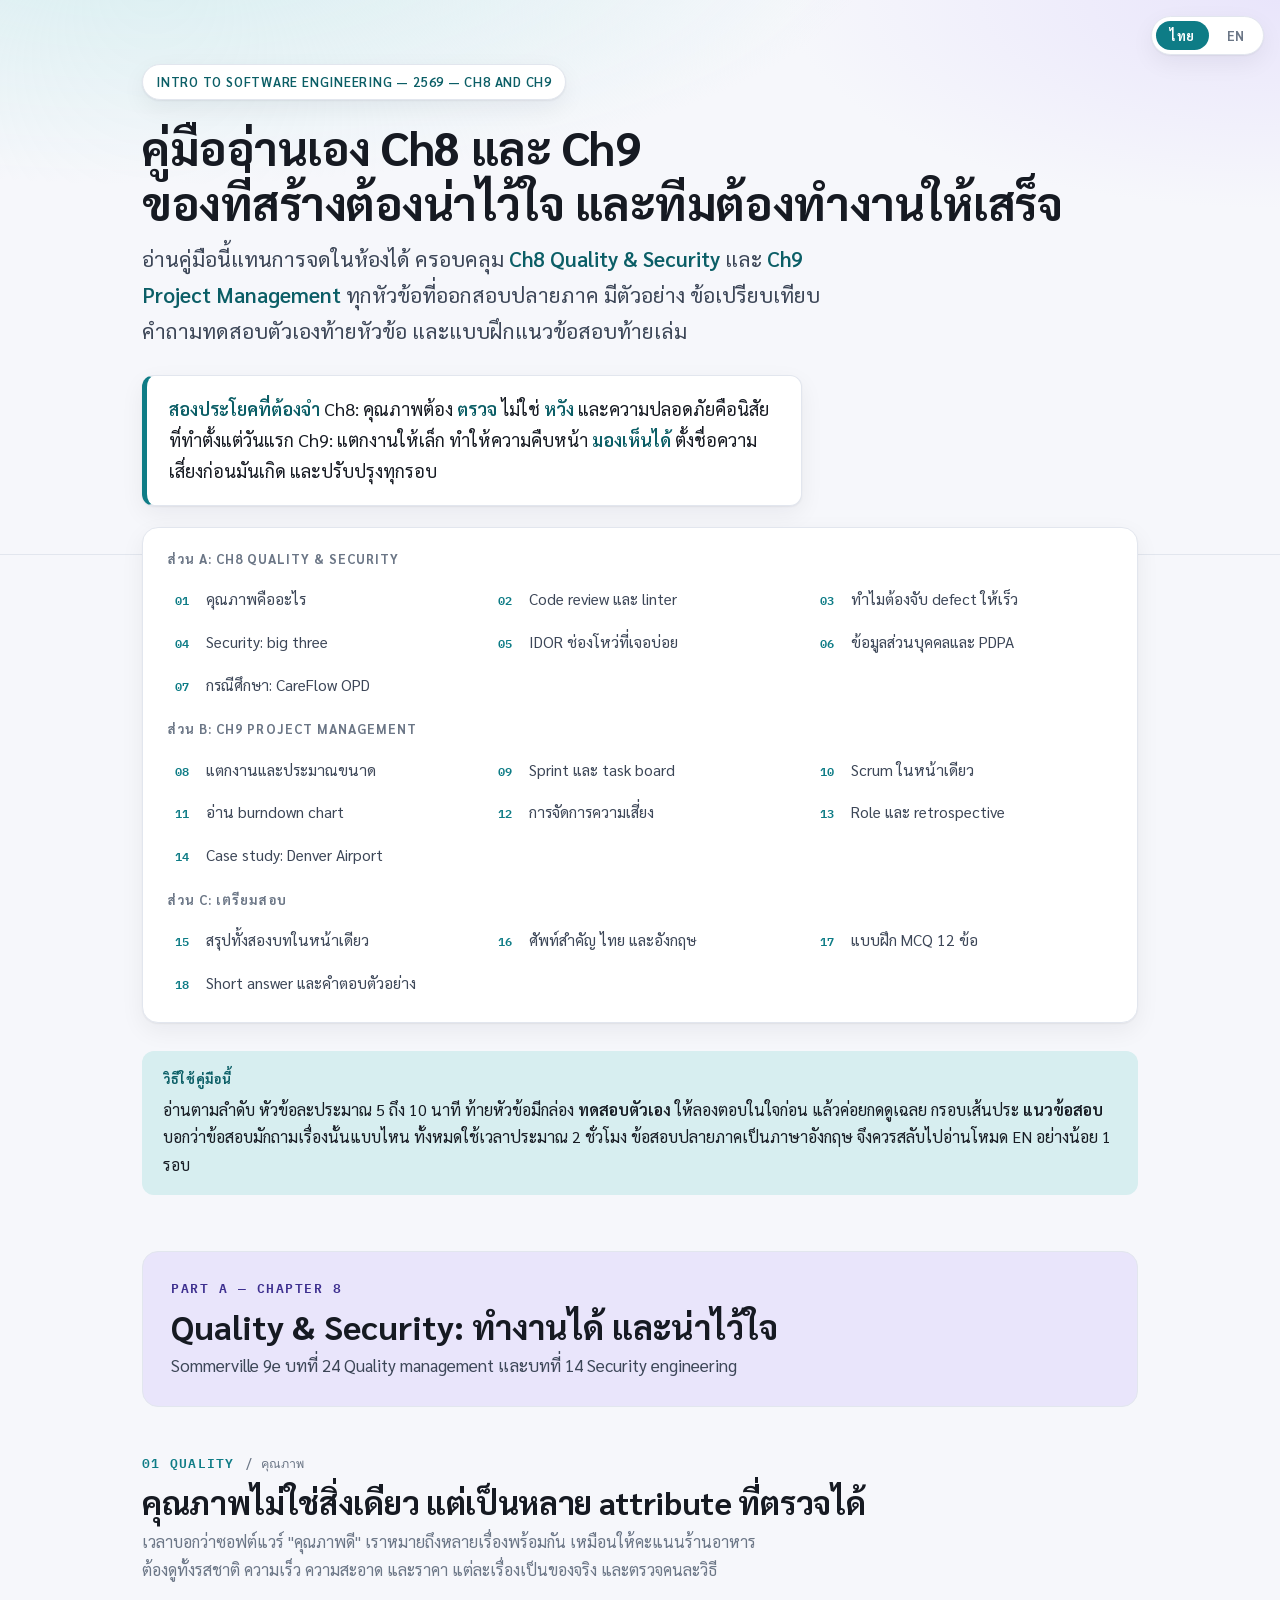
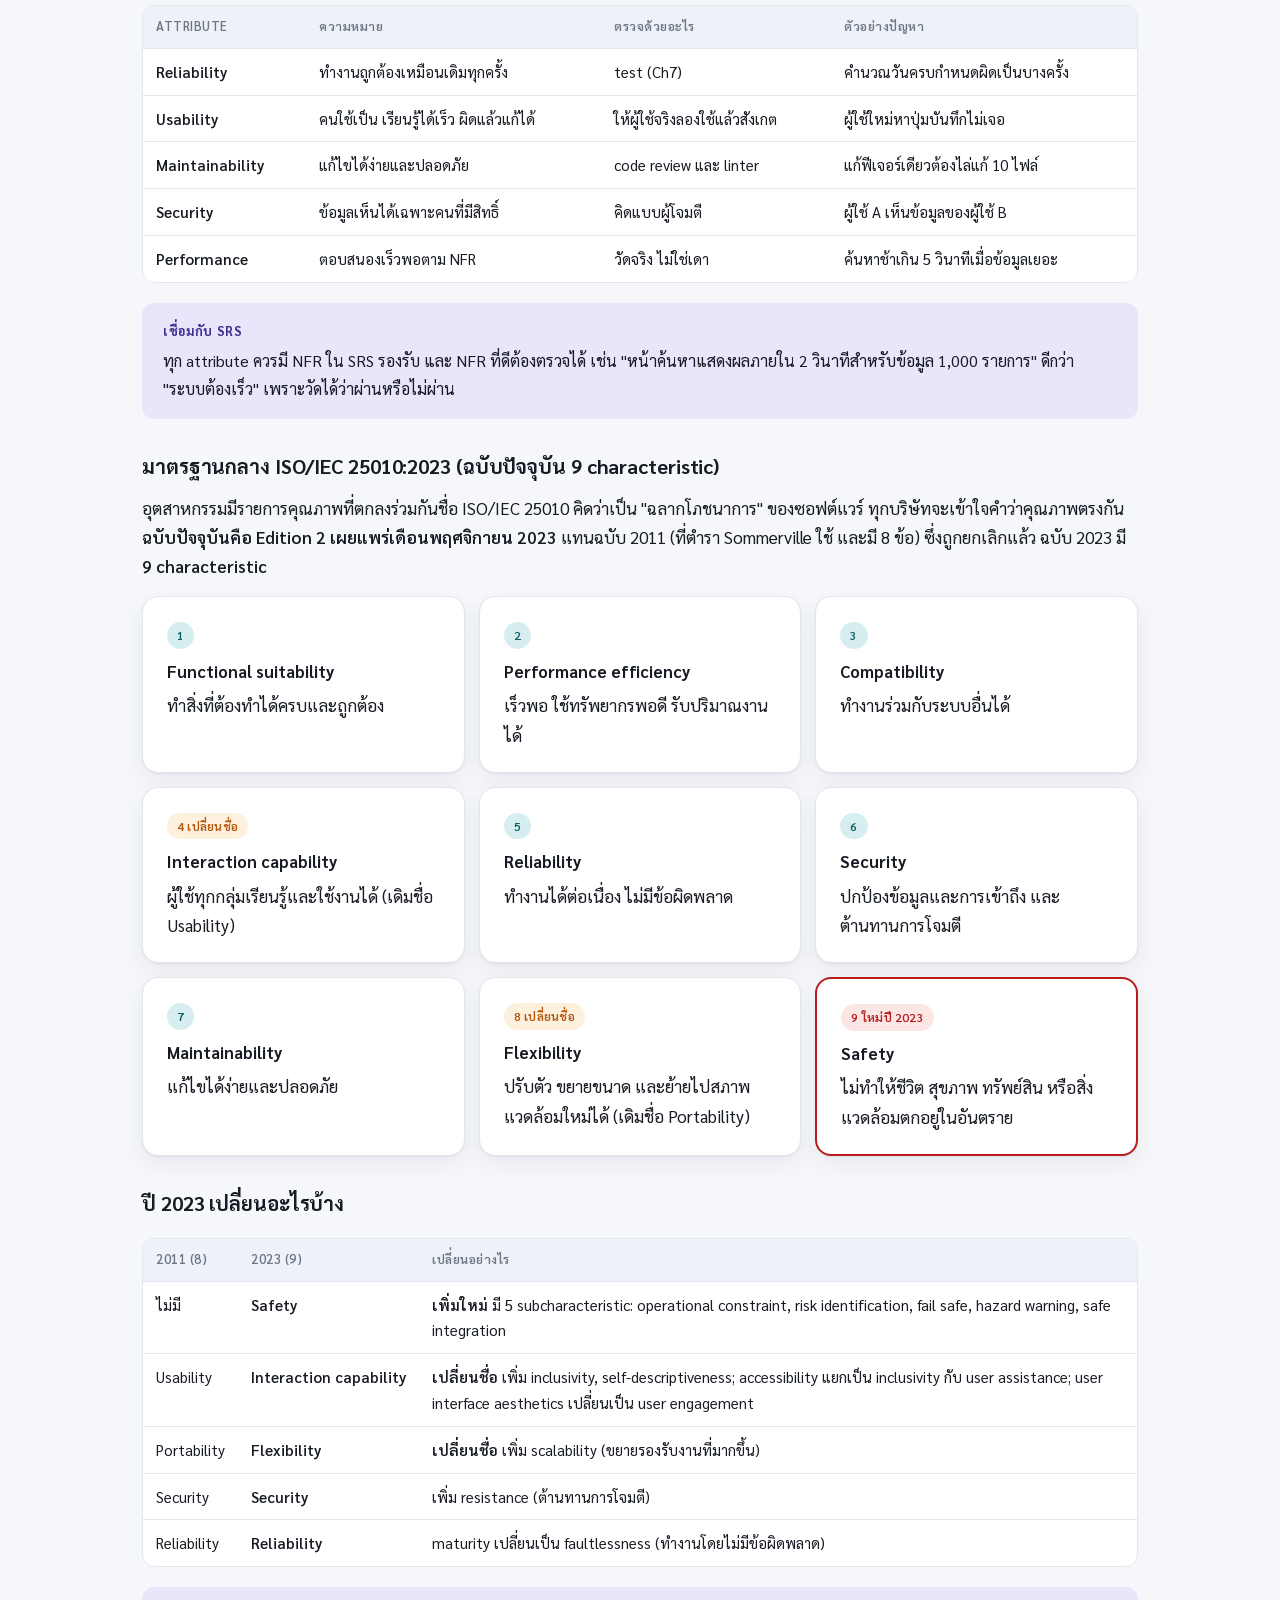
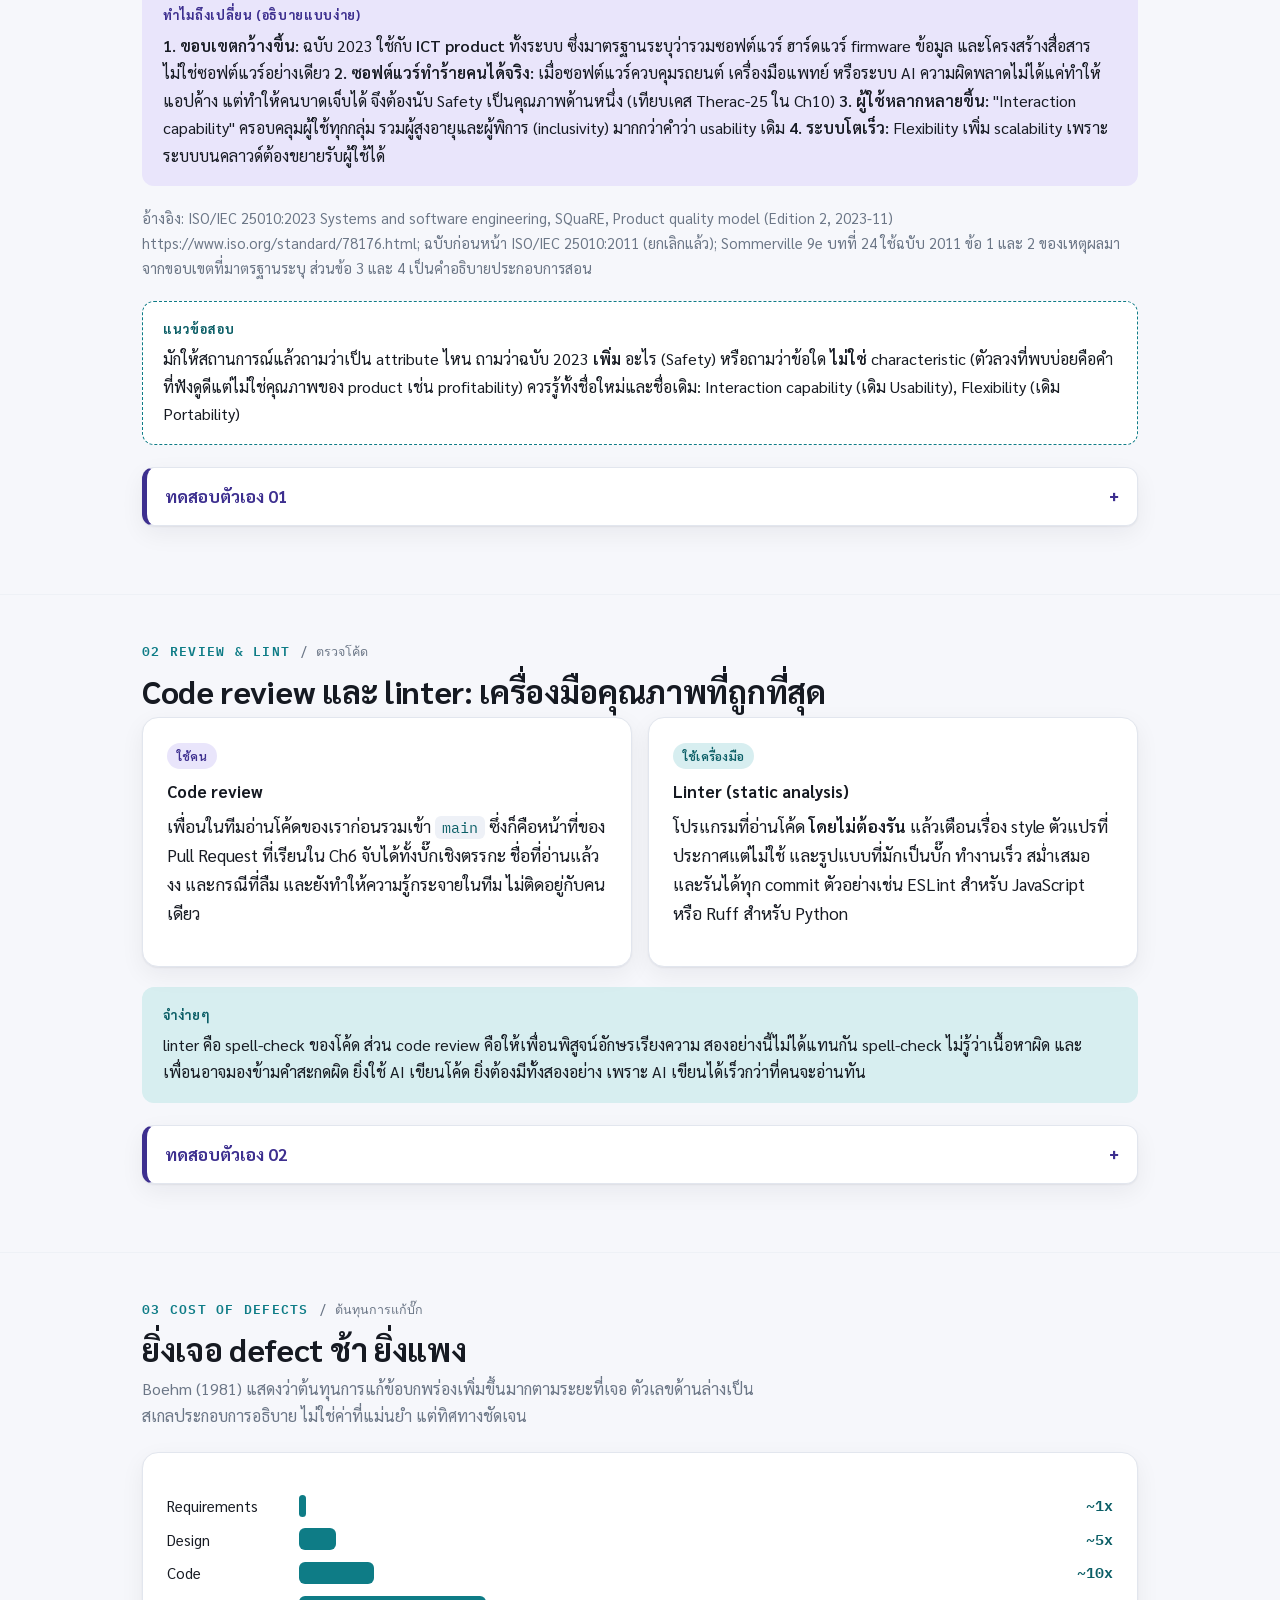
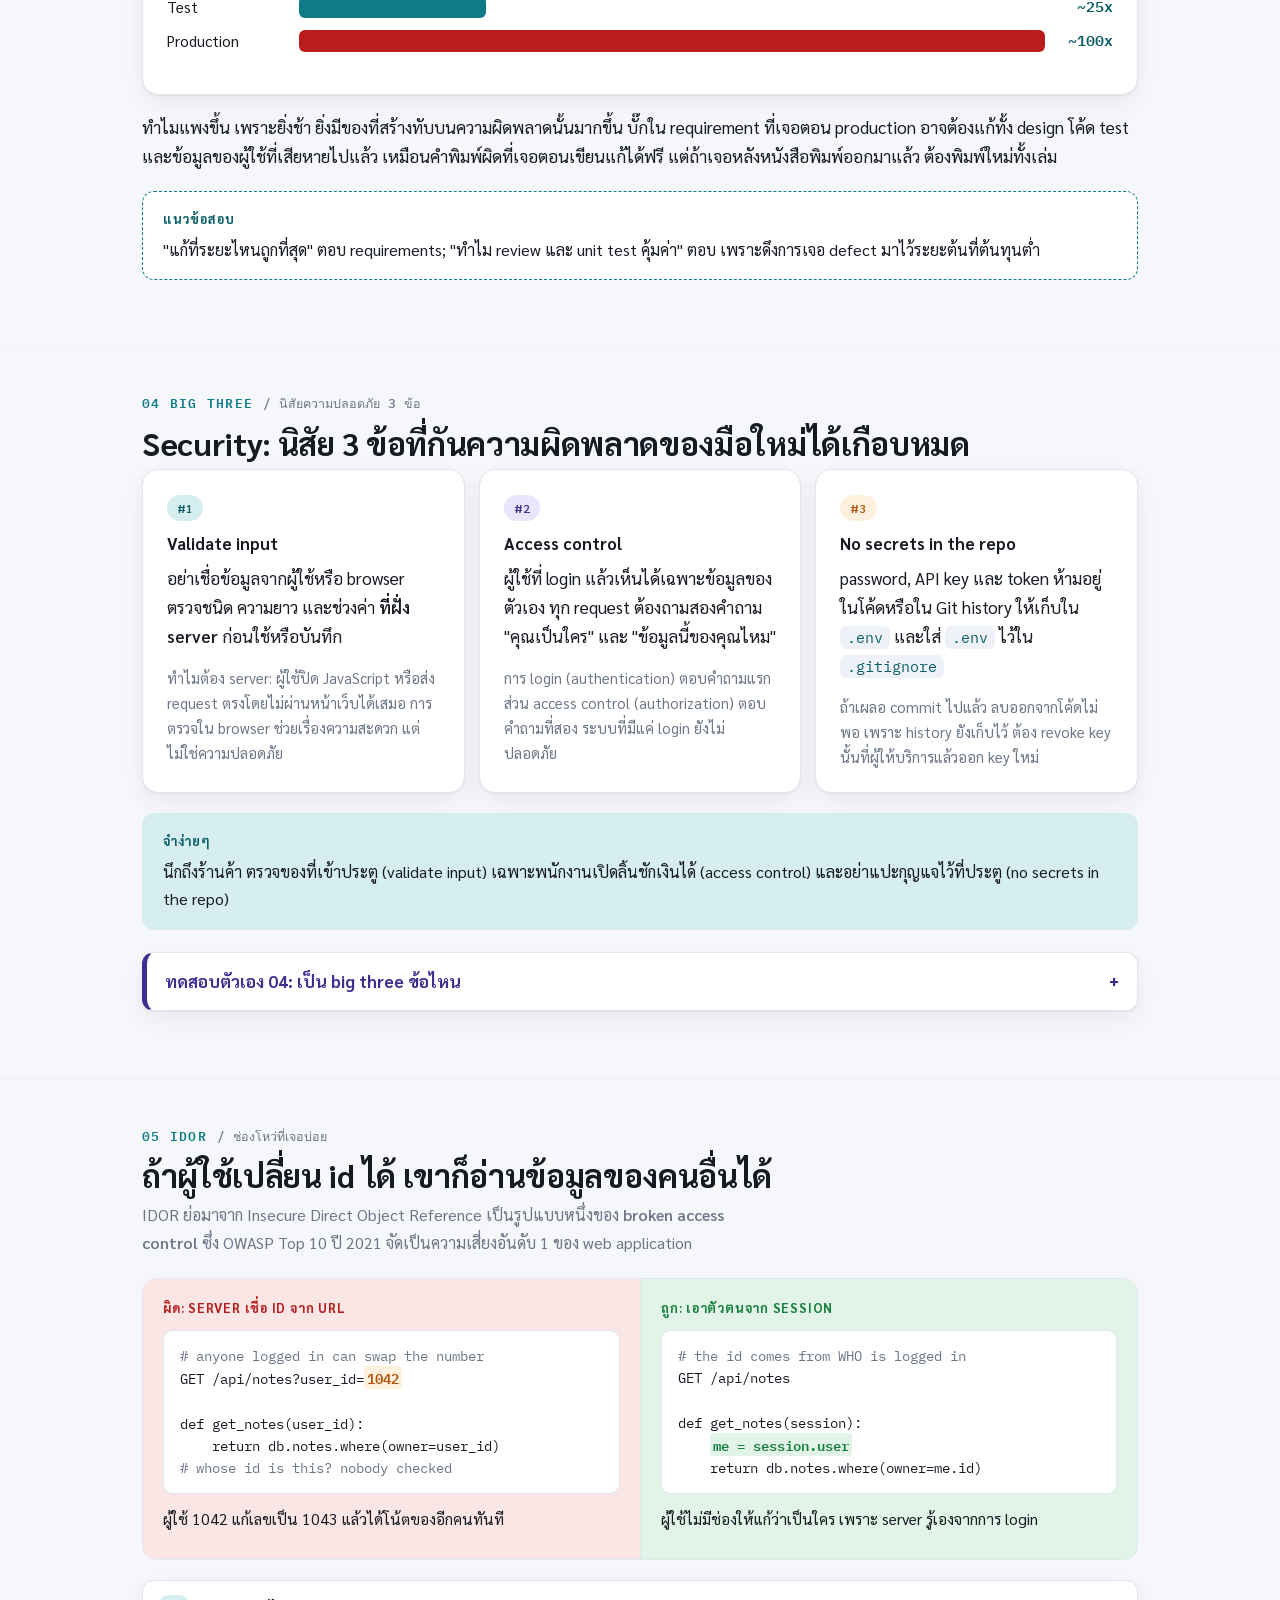
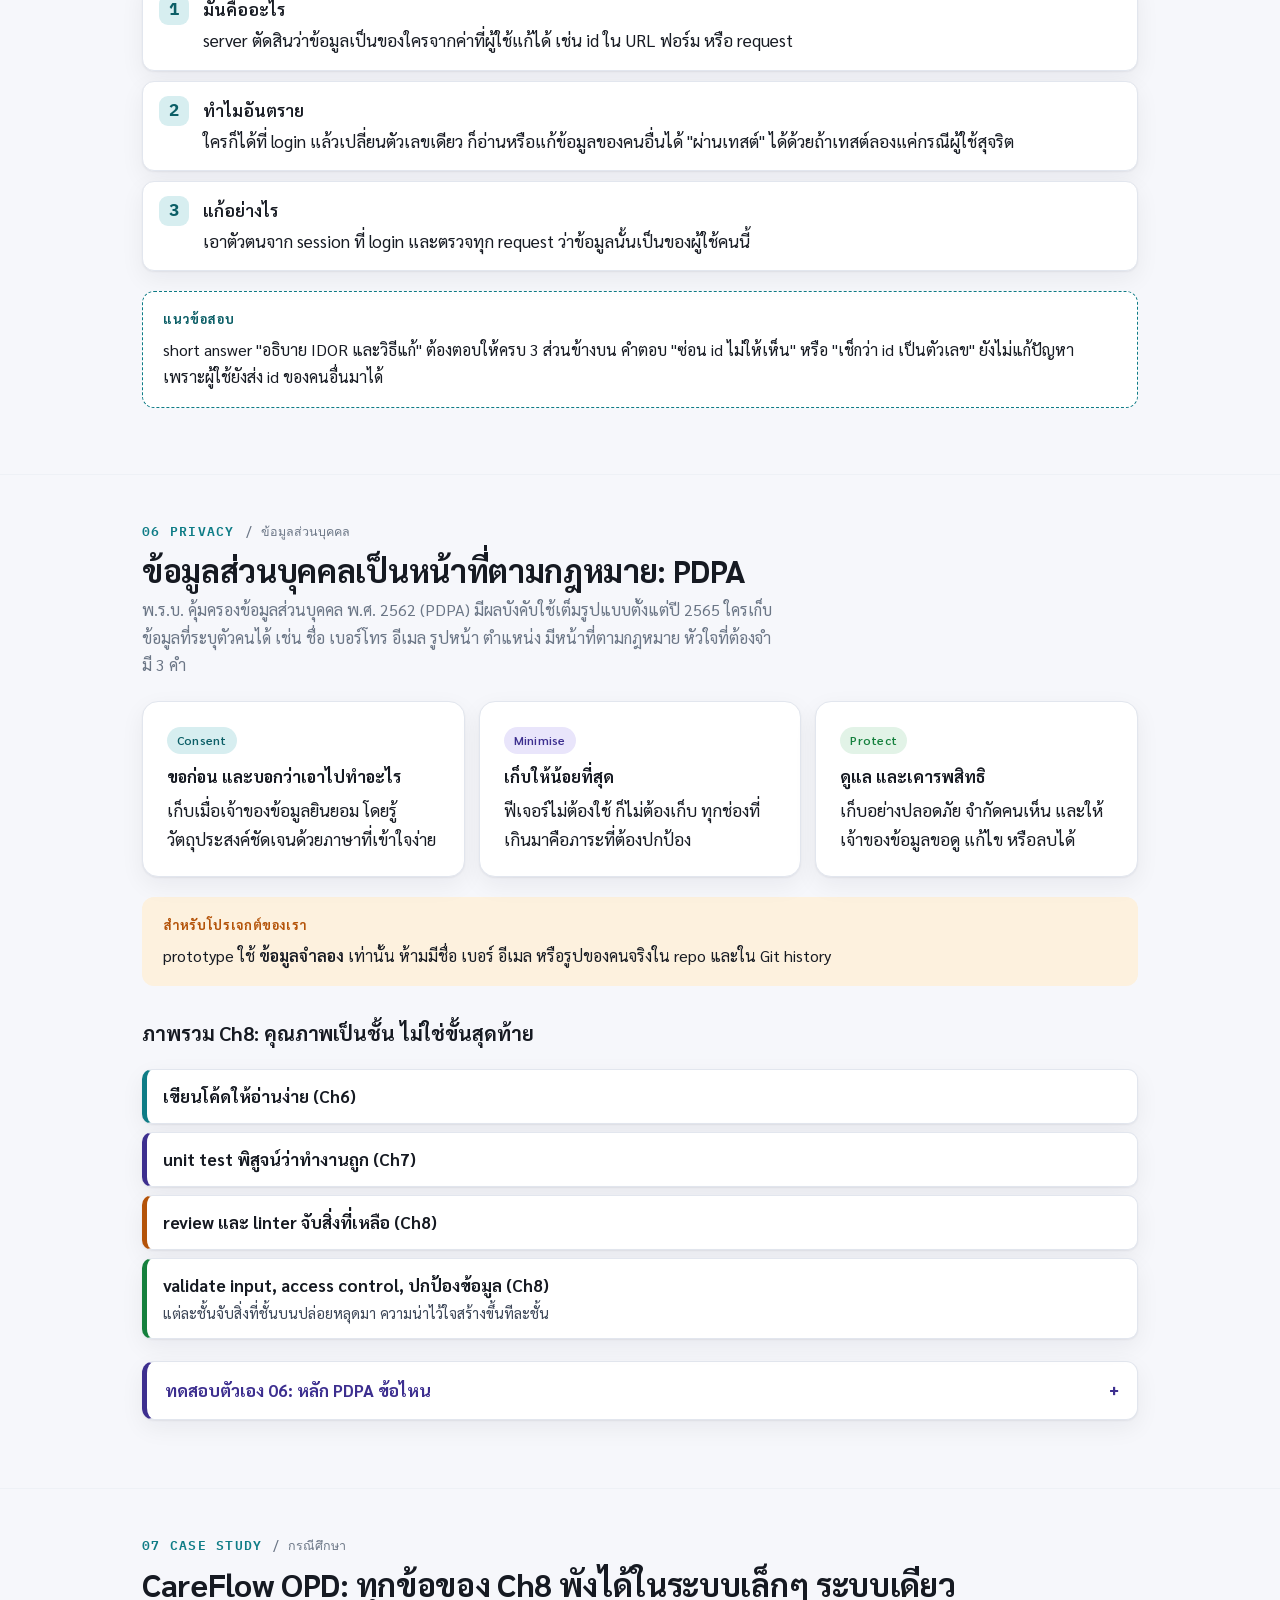
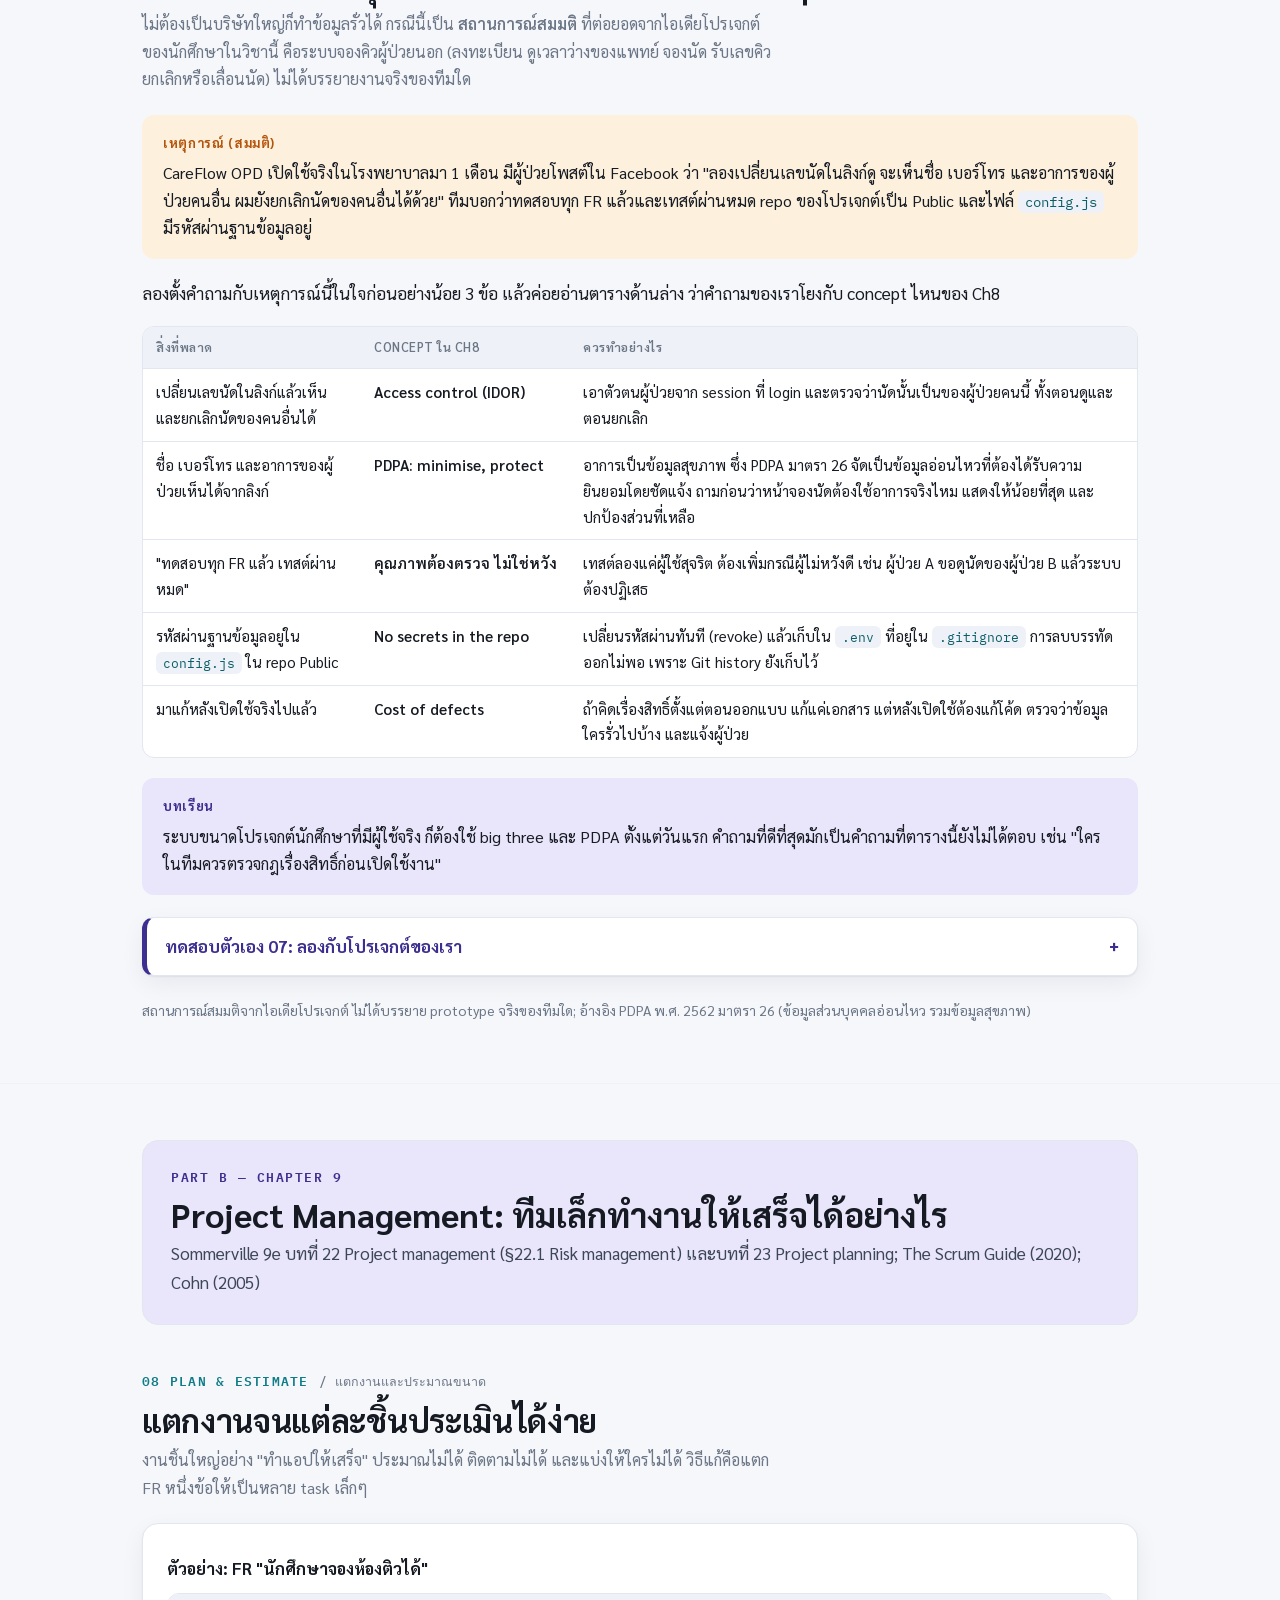
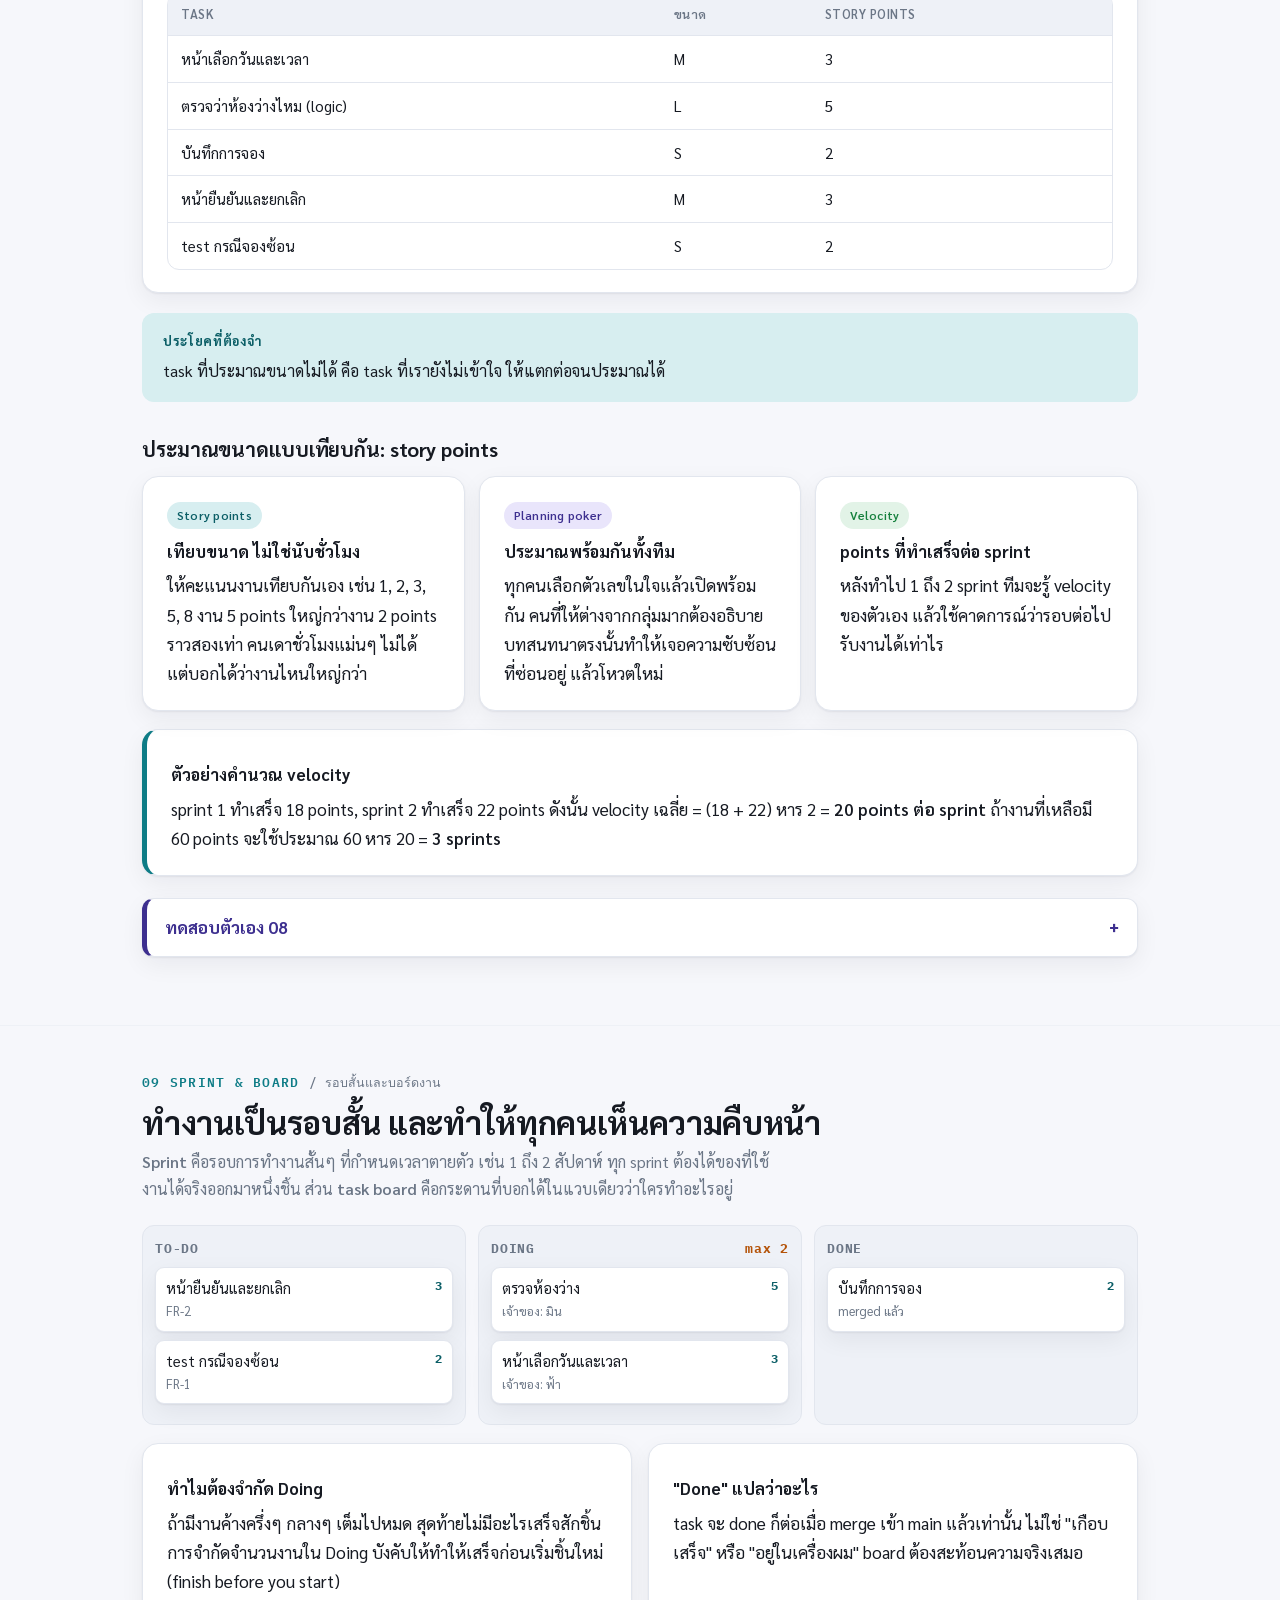
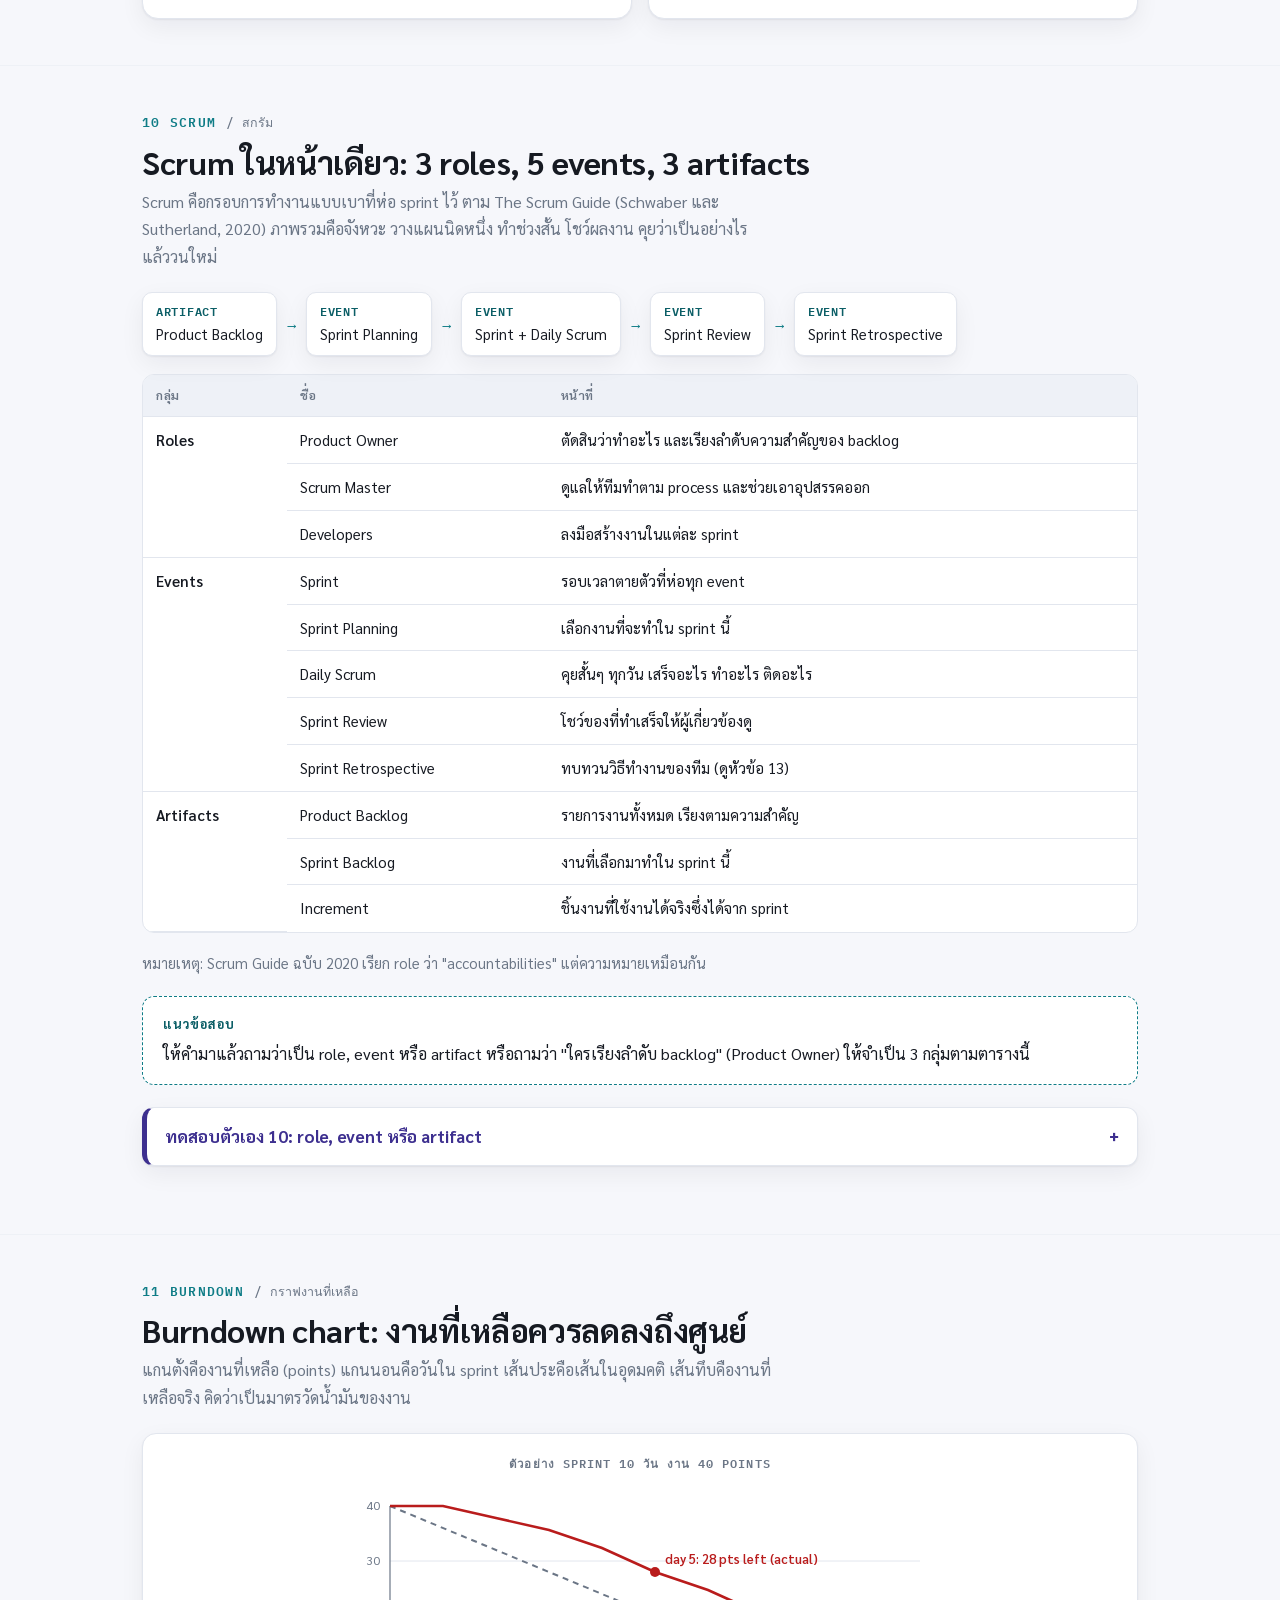
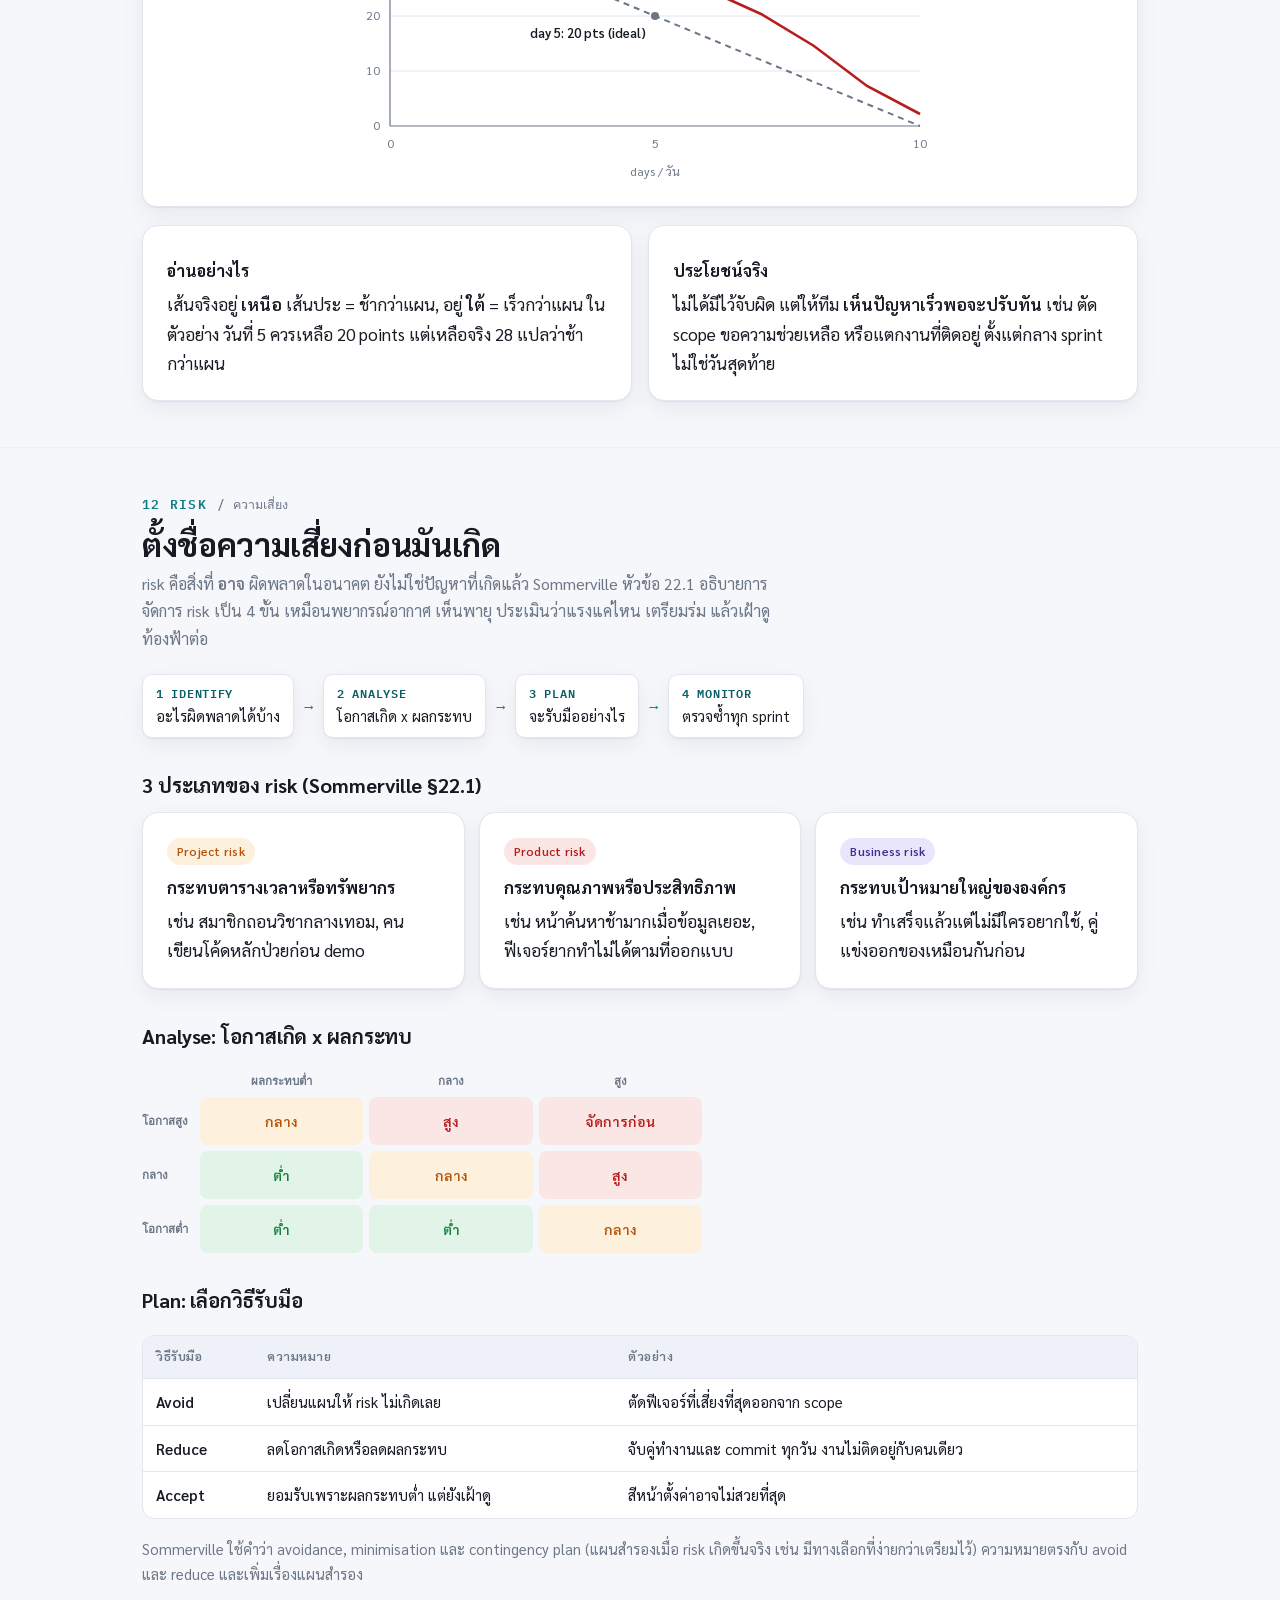
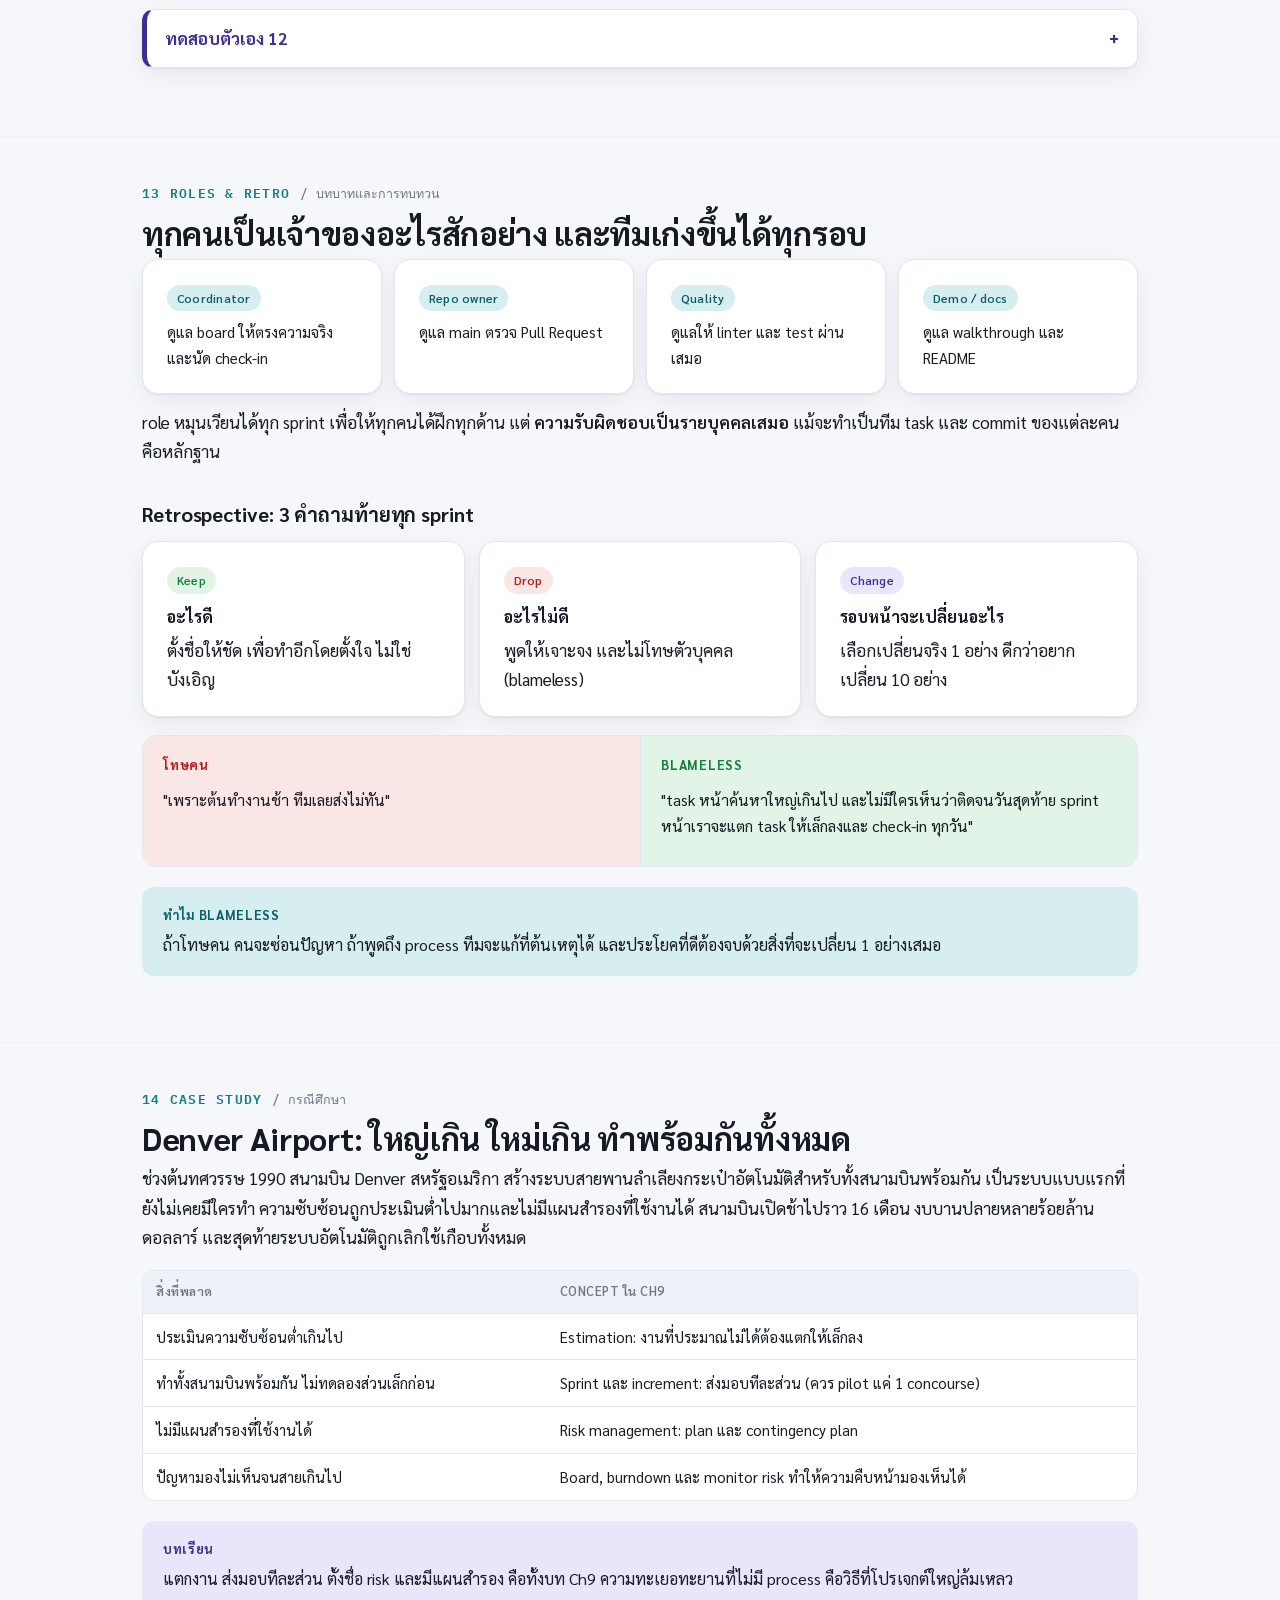
<file: Introduction-to-Software-Engineering/handbook/ch8-ch9-quality-security-pm-handbook.html>
<!DOCTYPE html>
<html lang="th">
<head>
<meta charset="UTF-8">
<meta name="viewport" content="width=device-width, initial-scale=1.0">
<title>คู่มืออ่านเอง Ch8 และ Ch9 — Quality, Security &amp; Project Management — Self-Study Handbook</title>
<link rel="preconnect" href="https://fonts.googleapis.com">
<link rel="preconnect" href="https://fonts.gstatic.com" crossorigin>
<link href="https://fonts.googleapis.com/css2?family=Sarabun:wght@400;500;600;700&family=IBM+Plex+Mono:wght@400;500;600&display=swap" rel="stylesheet">
<style>
  :root{
    --bg:#f6f7fb; --surface:#ffffff; --surface-2:#eef1f7;
    --ink:#161a22; --ink-soft:#3c4657; --muted:#6b7686; --faint:#9aa4b2;
    --line:#e2e6ee; --line-soft:#eef1f6;
    --accent:#0e7c86; --accent-2:#0b5e66; --accent-soft:#d7eef0;
    --warn:#b45309; --warn-soft:#fdf1de;
    --bad:#b91c1c; --bad-soft:#fbe6e6;
    --good:#15803d; --good-soft:#e2f3e7;
    --brand:#3d2f8f; --brand-soft:#e9e5fb;
    --shadow:0 1px 2px rgba(16,24,40,.06),0 8px 24px rgba(16,24,40,.06);
    --radius:16px;
    --sans:'Sarabun','Segoe UI',system-ui,-apple-system,sans-serif;
    --mono:'IBM Plex Mono',ui-monospace,'SFMono-Regular',Menlo,monospace;
  }
  @media (prefers-color-scheme:dark){
    :root:not([data-theme="light"]){
      --bg:#0d1017; --surface:#151a23; --surface-2:#1b222d;
      --ink:#e8ecf3; --ink-soft:#c2cad6; --muted:#8b95a4; --faint:#5f6a79;
      --line:#262e3a; --line-soft:#1e2530;
      --accent:#39c2cf; --accent-2:#7fdfe8; --accent-soft:#123236;
      --warn:#e0a23f; --warn-soft:#2e2413;
      --bad:#f0787a; --bad-soft:#2e1616;
      --good:#66c98a; --good-soft:#16281c;
      --brand:#b3a6f5; --brand-soft:#1e1a34;
      --shadow:0 1px 2px rgba(0,0,0,.3),0 10px 30px rgba(0,0,0,.35);
    }
  }
  *{box-sizing:border-box}
  html{scroll-behavior:smooth}
  body{margin:0;background:var(--bg);color:var(--ink);font-family:var(--sans);font-size:17px;line-height:1.72;-webkit-font-smoothing:antialiased}
  .wrap{max-width:1040px;margin:0 auto;padding:0 22px}

  [data-lang="th"] .l-en{display:none}
  [data-lang="en"] .l-th{display:none}
  .langbar{position:fixed;top:16px;right:16px;z-index:50;display:flex;gap:4px;background:var(--surface);border:1px solid var(--line);border-radius:999px;padding:4px;box-shadow:var(--shadow)}
  .langbar button{border:0;background:transparent;color:var(--muted);font-family:var(--sans);font-weight:700;font-size:13px;letter-spacing:.04em;padding:6px 14px;border-radius:999px;cursor:pointer;transition:.14s}
  .langbar button.on{background:var(--accent);color:#fff}
  @media print{.langbar{display:none}}

  header.hero{background:radial-gradient(1200px 400px at 12% -10%,var(--accent-soft),transparent 60%),radial-gradient(900px 380px at 100% 0%,var(--brand-soft),transparent 55%);border-bottom:1px solid var(--line);padding:64px 0 48px}
  .eyebrow{display:inline-flex;align-items:center;gap:8px;font-size:13px;font-weight:600;letter-spacing:.06em;text-transform:uppercase;color:var(--accent-2);background:var(--surface);border:1px solid var(--line);padding:6px 13px;border-radius:999px;box-shadow:var(--shadow)}
  h1{font-size:clamp(30px,5vw,46px);line-height:1.18;margin:20px 0 12px;letter-spacing:-.01em;font-weight:700}
  .lede{font-size:clamp(18px,2.4vw,21px);color:var(--ink-soft);max-width:60ch;margin:0}
  .thesis{margin-top:26px;padding:18px 22px;background:var(--surface);border:1px solid var(--line);border-left:5px solid var(--accent);border-radius:12px;box-shadow:var(--shadow);font-size:18px;max-width:66ch}
  .thesis b{color:var(--accent-2)}

  nav.toc{background:var(--surface);border:1px solid var(--line);border-radius:var(--radius);box-shadow:var(--shadow);padding:20px 24px;margin:-28px auto 0;position:relative;z-index:2}
  nav.toc h2{font-size:13px;letter-spacing:.08em;text-transform:uppercase;color:var(--muted);margin:14px 0 10px}
  nav.toc h2:first-child{margin-top:0}
  nav.toc ol{margin:0;padding:0;list-style:none;display:grid;grid-template-columns:repeat(auto-fit,minmax(230px,1fr));gap:4px 22px}
  nav.toc a{display:flex;gap:11px;align-items:baseline;text-decoration:none;color:var(--ink-soft);padding:6px 8px;border-radius:9px;font-size:15.5px}
  nav.toc a .n{font-family:var(--mono);font-size:12px;color:var(--accent);font-weight:600;min-width:20px}
  nav.toc a:hover{background:var(--surface-2);color:var(--ink)}

  .partban{margin:56px 0 0;padding:26px 28px;border-radius:var(--radius);background:var(--brand-soft);border:1px solid var(--line)}
  .partban .pk{font-family:var(--mono);font-size:12.5px;letter-spacing:.12em;text-transform:uppercase;color:var(--brand);font-weight:600}
  .partban h2{margin:6px 0 4px;font-size:clamp(24px,3.6vw,34px);line-height:1.2}
  .partban p{margin:0;color:var(--ink-soft)}

  section{padding:46px 0;border-bottom:1px solid var(--line-soft)}
  .kicker{font-family:var(--mono);font-size:12.5px;letter-spacing:.1em;text-transform:uppercase;color:var(--accent);font-weight:600;margin:0 0 8px;display:flex;align-items:center;gap:10px}
  .kicker .en{color:var(--muted);font-weight:500;text-transform:none;letter-spacing:0}
  h2.sec{font-size:clamp(24px,3.4vw,32px);margin:0 0 6px;letter-spacing:-.01em;line-height:1.25}
  h3{font-size:20px;margin:30px 0 10px;letter-spacing:-.005em}
  h4{font-size:16.5px;margin:18px 0 6px;color:var(--ink)}
  p{margin:0 0 15px}
  .sub{color:var(--muted);font-size:16px;margin-bottom:22px;max-width:70ch}
  strong,b{font-weight:600}
  em{color:var(--accent-2);font-style:normal;font-weight:600}
  code{font-family:var(--mono);font-size:.88em;background:var(--surface-2);padding:2px 7px;border-radius:6px;color:var(--accent-2)}

  .card{background:var(--surface);border:1px solid var(--line);border-radius:var(--radius);box-shadow:var(--shadow);padding:22px 24px;margin:18px 0}
  .card h4{margin-top:8px}
  .grid2{display:grid;grid-template-columns:1fr 1fr;gap:16px}
  .grid3{display:grid;grid-template-columns:repeat(3,1fr);gap:14px}
  .grid4{display:grid;grid-template-columns:repeat(4,1fr);gap:12px}
  @media(max-width:860px){.grid4{grid-template-columns:1fr 1fr}}
  @media(max-width:760px){.grid2,.grid3{grid-template-columns:1fr}}
  @media(max-width:480px){.grid4{grid-template-columns:1fr}}
  .grid2 .card,.grid3 .card,.grid4 .card{margin:0}

  .tag{display:inline-block;font-size:12px;font-weight:600;padding:3px 10px;border-radius:999px;letter-spacing:.02em}
  .tag.bad{background:var(--bad-soft);color:var(--bad)}
  .tag.good{background:var(--good-soft);color:var(--good)}
  .tag.warn{background:var(--warn-soft);color:var(--warn)}
  .tag.brand{background:var(--brand-soft);color:var(--brand)}
  .tag.accent{background:var(--accent-soft);color:var(--accent-2)}

  .callout{border-radius:12px;padding:16px 20px;margin:20px 0;border:1px solid var(--line);font-size:16px}
  .callout .lab{font-weight:700;font-size:13px;letter-spacing:.05em;text-transform:uppercase;display:block;margin-bottom:5px}
  .callout.info{background:var(--accent-soft);border-color:transparent}
  .callout.info .lab{color:var(--accent-2)}
  .callout.warn{background:var(--warn-soft);border-color:transparent}
  .callout.warn .lab{color:var(--warn)}
  .callout.brand{background:var(--brand-soft);border-color:transparent}
  .callout.brand .lab{color:var(--brand)}
  .callout.exam{background:var(--surface);border:1.5px dashed var(--accent)}
  .callout.exam .lab{color:var(--accent-2)}

  ul.clean{list-style:none;padding:0;margin:14px 0}
  ul.clean li{position:relative;padding:6px 0 6px 30px;border-bottom:1px dashed var(--line-soft)}
  ul.clean li:last-child{border-bottom:0}
  ul.clean li::before{content:"—";position:absolute;left:4px;color:var(--accent);font-weight:700}

  .flip{display:grid;grid-template-columns:1fr 1fr;border:1px solid var(--line);border-radius:14px;overflow:hidden;margin:18px 0}
  @media(max-width:680px){.flip{grid-template-columns:1fr}}
  .flip .side{padding:18px 20px;min-width:0}
  .flip .before{background:var(--bad-soft)}
  .flip .after{background:var(--good-soft);border-left:1px solid var(--line)}
  @media(max-width:680px){.flip .after{border-left:0;border-top:1px solid var(--line)}}
  .flip h5{margin:0 0 10px;font-size:13px;letter-spacing:.06em;text-transform:uppercase}
  .flip .before h5{color:var(--bad)} .flip .after h5{color:var(--good)}
  .flip p{font-size:15.5px;margin:0 0 8px}

  pre.code{font-family:var(--mono);font-size:13.5px;line-height:1.65;background:var(--surface);border:1px solid var(--line);border-radius:10px;padding:14px 16px;margin:8px 0 12px;overflow-x:auto;white-space:pre}
  pre.code .c{color:var(--muted)}
  pre.code .hl{background:var(--warn-soft);color:var(--warn);font-weight:600;border-radius:4px;padding:0 3px}
  pre.code .ok{background:var(--good-soft);color:var(--good);font-weight:600;border-radius:4px;padding:0 3px}

  table{width:100%;border-collapse:collapse;margin:0;font-size:15px}
  th,td{text-align:left;padding:10px 13px;border-bottom:1px solid var(--line);vertical-align:top}
  th{font-size:12.5px;letter-spacing:.04em;text-transform:uppercase;color:var(--muted);font-weight:600;background:var(--surface-2)}
  tr:last-child td{border-bottom:0}
  td.k{font-weight:600;white-space:nowrap}
  .scroll{overflow-x:auto;border:1px solid var(--line);border-radius:12px;margin:18px 0;background:var(--surface)}

  .rail{display:flex;flex-wrap:wrap;gap:8px;align-items:center;margin:16px 0;font-size:14.5px}
  .rail .stepchip{background:var(--surface);border:1px solid var(--line);border-radius:10px;padding:8px 13px;box-shadow:var(--shadow)}
  .rail .stepchip b{color:var(--accent-2);display:block;font-family:var(--mono);font-size:12px;letter-spacing:.06em;text-transform:uppercase}
  .rail .arw{color:var(--accent);font-weight:700}

  .biglist{counter-reset:b;list-style:none;padding:0;margin:20px 0}
  .biglist li{counter-increment:b;position:relative;padding:14px 18px 14px 60px;background:var(--surface);border:1px solid var(--line);border-radius:12px;margin-bottom:10px;box-shadow:var(--shadow)}
  .biglist li::before{content:counter(b);position:absolute;left:16px;top:14px;width:30px;height:30px;background:var(--accent-soft);color:var(--accent-2);border-radius:9px;display:grid;place-items:center;font-weight:700;font-family:var(--mono)}
  .biglist li b{display:block;margin-bottom:2px}

  /* self-check */
  details.check{background:var(--surface);border:1px solid var(--line);border-left:5px solid var(--brand);border-radius:12px;padding:14px 18px;margin:22px 0;box-shadow:var(--shadow)}
  details.check > summary{cursor:pointer;font-weight:700;color:var(--brand);list-style:none}
  details.check > summary::-webkit-details-marker{display:none}
  details.check > summary::after{content:"+";float:right;font-family:var(--mono);color:var(--brand)}
  details.check[open] > summary::after{content:"\2212"}
  details.check .qs{margin:12px 0 0}
  details.check .qa{padding:10px 0;border-top:1px dashed var(--line)}
  details.check .qa:first-child{border-top:0}
  details.check .ans{display:block;margin-top:4px;color:var(--good);font-weight:600}
  details.check .ans span{font-weight:400;color:var(--ink-soft)}

  /* cost bars */
  .bars{display:flex;flex-direction:column;gap:8px;margin:18px 0}
  .bar{display:grid;grid-template-columns:120px 1fr 56px;gap:12px;align-items:center;font-size:15px}
  .bar .t{height:22px;border-radius:6px;background:var(--accent)}
  .bar .v{font-family:var(--mono);font-weight:600;color:var(--accent-2);text-align:right}
  @media(max-width:520px){.bar{grid-template-columns:92px 1fr 46px}}

  /* layer stack */
  .stack{display:flex;flex-direction:column;gap:8px;margin:18px 0}
  .stack .ly{border:1px solid var(--line);border-left:5px solid var(--accent);border-radius:10px;padding:12px 16px;background:var(--surface);box-shadow:var(--shadow)}
  .stack .ly .h{font-weight:700}
  .stack .ly .d{font-size:14.5px;color:var(--ink-soft)}
  .stack .ly.l2{border-left-color:var(--brand)}
  .stack .ly.l3{border-left-color:var(--warn)}
  .stack .ly.l4{border-left-color:var(--good)}

  /* board */
  .board{display:grid;grid-template-columns:repeat(3,1fr);gap:12px;margin:18px 0}
  @media(max-width:640px){.board{grid-template-columns:1fr}}
  .board .col{background:var(--surface-2);border:1px solid var(--line);border-radius:12px;padding:12px}
  .board .ch{font-family:var(--mono);font-size:12.5px;font-weight:700;letter-spacing:.06em;color:var(--muted);margin-bottom:8px;display:flex;justify-content:space-between}
  .board .ch .lim{color:var(--warn)}
  .board .tk{background:var(--surface);border:1px solid var(--line);border-radius:9px;padding:8px 10px;margin-bottom:8px;font-size:14.5px;box-shadow:var(--shadow)}
  .board .tk .who{display:block;font-size:12.5px;color:var(--muted)}
  .board .tk .sz{float:right;font-family:var(--mono);font-size:12px;font-weight:700;color:var(--accent-2)}

  /* burndown svg */
  .fig{background:var(--surface);border:1px solid var(--line);border-radius:14px;box-shadow:var(--shadow);padding:20px;margin:18px 0}
  .fig .cap{font-family:var(--mono);font-size:11.5px;letter-spacing:.09em;text-transform:uppercase;color:var(--muted);font-weight:600;margin:0 0 12px;text-align:center}
  .bd{display:block;width:100%;max-width:620px;height:auto;margin:0 auto;font-family:var(--sans)}
  .bd .ax{stroke:var(--muted);stroke-width:1.2}
  .bd .gr{stroke:var(--line);stroke-width:1}
  .bd .ideal{stroke:var(--muted);stroke-width:2;stroke-dasharray:6,5;fill:none}
  .bd .act{stroke:var(--bad);stroke-width:2.6;fill:none}
  .bd .pt{fill:var(--bad)}
  .bd .lb{fill:var(--muted);font-size:12px}
  .bd .lbk{fill:var(--ink);font-size:13px;font-weight:600}
  .bd .lbr{fill:var(--bad);font-size:13px;font-weight:600}

  /* risk matrix */
  .rmx{display:grid;grid-template-columns:auto repeat(3,1fr);gap:6px;margin:18px 0;max-width:560px;font-size:14px}
  .rmx .hd{font-family:var(--mono);font-size:11.5px;color:var(--muted);text-align:center;align-self:end;font-weight:600}
  .rmx .rh{font-family:var(--mono);font-size:11.5px;color:var(--muted);font-weight:600;align-self:center;padding-right:6px}
  .rmx .cell{border-radius:8px;padding:12px 8px;text-align:center;font-weight:600}
  .rmx .lo{background:var(--good-soft);color:var(--good)}
  .rmx .md{background:var(--warn-soft);color:var(--warn)}
  .rmx .hi{background:var(--bad-soft);color:var(--bad)}

  /* quiz */
  .quiz .qq{background:var(--surface);border:1px solid var(--line);border-radius:12px;padding:16px 18px;margin:14px 0;box-shadow:var(--shadow)}
  .quiz .qq .stem{font-weight:600;margin-bottom:10px}
  .quiz .opt{display:block;width:100%;text-align:left;border:1px solid var(--line);background:var(--bg);color:var(--ink);font-family:var(--sans);font-size:15.5px;padding:9px 12px;border-radius:9px;margin:6px 0;cursor:pointer}
  .quiz .opt:hover{background:var(--surface-2)}
  .quiz .opt.right{background:var(--good-soft);border-color:var(--good)}
  .quiz .opt.wrong{background:var(--bad-soft);border-color:var(--bad)}
  .quiz .fb{display:none;margin-top:8px;font-size:15px;padding:10px 12px;border-radius:9px;background:var(--surface-2)}
  .quiz .fb.show{display:block}
  .quiz .fb b{display:block}
  .qscore{position:sticky;bottom:12px;margin:18px 0 0;padding:12px 18px;background:var(--surface);border:1px solid var(--line);border-radius:12px;box-shadow:var(--shadow);display:flex;justify-content:space-between;align-items:center;font-weight:600}
  .qscore .n{font-family:var(--mono);font-size:20px;color:var(--accent-2)}
  .qscore button{border:1px solid var(--line);background:var(--surface-2);color:var(--ink-soft);padding:6px 12px;border-radius:8px;cursor:pointer;font-family:var(--sans)}

  .gloss{columns:2;column-gap:28px;margin:16px 0}
  @media(max-width:700px){.gloss{columns:1}}
  .gloss div{break-inside:avoid;padding:8px 0;border-bottom:1px dashed var(--line-soft);font-size:15px}
  .gloss b{color:var(--accent-2)}

  footer{padding:40px 0 70px;color:var(--muted);font-size:14.5px}
  footer .wrap{display:flex;justify-content:space-between;flex-wrap:wrap;gap:16px}
  .print-btn{border:1px solid var(--line);background:var(--surface);color:var(--ink-soft);padding:8px 16px;border-radius:9px;cursor:pointer;font-family:var(--sans);font-size:14px}
  .print-btn:hover{background:var(--surface-2)}
  .refs{font-size:14.5px;color:var(--ink-soft)}
  .refs li{margin:4px 0}

  @media print{
    body{background:#fff;font-size:12px}
    nav.toc,.card,.biglist li,details.check,.fig{box-shadow:none}
    header.hero{padding:20px 0}
    section{padding:18px 0}
    .card,.biglist li,.flip,.fig{break-inside:avoid}
    details.check{display:block}
    .print-btn,.qscore{display:none}
  }
</style>
</head>
<body data-lang="th">

<div class="langbar" role="group" aria-label="Language">
  <button data-set="th" class="on">ไทย</button>
  <button data-set="en">EN</button>
</div>

<header class="hero">
  <div class="wrap">
    <span class="eyebrow">Intro to Software Engineering — 2569 — Ch8 and Ch9</span>
    <h1>
      <span class="l-th">คู่มืออ่านเอง Ch8 และ Ch9<br>ของที่สร้างต้องน่าไว้ใจ และทีมต้องทำงานให้เสร็จ</span>
      <span class="l-en">Self-Study Handbook for Ch8 and Ch9<br>Build it to be trusted, and get it done as a team</span>
    </h1>
    <p class="lede">
      <span class="l-th">อ่านคู่มือนี้แทนการจดในห้องได้ ครอบคลุม <em>Ch8 Quality &amp; Security</em> และ <em>Ch9 Project Management</em> ทุกหัวข้อที่ออกสอบปลายภาค มีตัวอย่าง ข้อเปรียบเทียบ คำถามทดสอบตัวเองท้ายหัวข้อ และแบบฝึกแนวข้อสอบท้ายเล่ม</span>
      <span class="l-en">You can read this instead of taking notes in class. It covers every final-exam topic in <em>Ch8 Quality &amp; Security</em> and <em>Ch9 Project Management</em>, with examples, analogies, a self-check after each topic, and exam-style practice at the end.</span>
    </p>
    <div class="thesis">
      <span class="l-th"><b>สองประโยคที่ต้องจำ</b> Ch8: คุณภาพต้อง <b>ตรวจ</b> ไม่ใช่ <b>หวัง</b> และความปลอดภัยคือนิสัยที่ทำตั้งแต่วันแรก Ch9: แตกงานให้เล็ก ทำให้ความคืบหน้า <b>มองเห็นได้</b> ตั้งชื่อความเสี่ยงก่อนมันเกิด และปรับปรุงทุกรอบ</span>
      <span class="l-en"><b>Two sentences to remember.</b> Ch8: quality is <b>checked</b>, not <b>hoped for</b>, and security is a habit from day one. Ch9: break work small, make progress <b>visible</b>, name risks before they bite, and improve every cycle.</span>
    </div>
  </div>
</header>

<div class="wrap">
  <nav class="toc">
    <h2><span class="l-th">ส่วน A: Ch8 Quality &amp; Security</span><span class="l-en">Part A: Ch8 Quality &amp; Security</span></h2>
    <ol>
      <li><a href="#a1"><span class="n">01</span><span class="l-th">คุณภาพคืออะไร</span><span class="l-en">What quality means</span></a></li>
      <li><a href="#a2"><span class="n">02</span><span class="l-th">Code review และ linter</span><span class="l-en">Code review and the linter</span></a></li>
      <li><a href="#a3"><span class="n">03</span><span class="l-th">ทำไมต้องจับ defect ให้เร็ว</span><span class="l-en">Why catch defects early</span></a></li>
      <li><a href="#a4"><span class="n">04</span><span class="l-th">Security: big three</span><span class="l-en">Security: the big three</span></a></li>
      <li><a href="#a5"><span class="n">05</span><span class="l-th">IDOR ช่องโหว่ที่เจอบ่อย</span><span class="l-en">IDOR, a common hole</span></a></li>
      <li><a href="#a6"><span class="n">06</span><span class="l-th">ข้อมูลส่วนบุคคลและ PDPA</span><span class="l-en">Personal data and PDPA</span></a></li>
      <li><a href="#a7"><span class="n">07</span><span class="l-th">กรณีศึกษา: CareFlow OPD</span><span class="l-en">Case study: CareFlow OPD</span></a></li>
    </ol>
    <h2><span class="l-th">ส่วน B: Ch9 Project Management</span><span class="l-en">Part B: Ch9 Project Management</span></h2>
    <ol>
      <li><a href="#b1"><span class="n">08</span><span class="l-th">แตกงานและประมาณขนาด</span><span class="l-en">Break down and estimate</span></a></li>
      <li><a href="#b2"><span class="n">09</span><span class="l-th">Sprint และ task board</span><span class="l-en">Sprints and the task board</span></a></li>
      <li><a href="#b3"><span class="n">10</span><span class="l-th">Scrum ในหน้าเดียว</span><span class="l-en">Scrum on one page</span></a></li>
      <li><a href="#b4"><span class="n">11</span><span class="l-th">อ่าน burndown chart</span><span class="l-en">Reading a burndown chart</span></a></li>
      <li><a href="#b5"><span class="n">12</span><span class="l-th">การจัดการความเสี่ยง</span><span class="l-en">Risk management</span></a></li>
      <li><a href="#b6"><span class="n">13</span><span class="l-th">Role และ retrospective</span><span class="l-en">Roles and the retrospective</span></a></li>
      <li><a href="#b7"><span class="n">14</span><span class="l-th">Case study: Denver Airport</span><span class="l-en">Case study: Denver Airport</span></a></li>
    </ol>
    <h2><span class="l-th">ส่วน C: เตรียมสอบ</span><span class="l-en">Part C: Exam prep</span></h2>
    <ol>
      <li><a href="#c1"><span class="n">15</span><span class="l-th">สรุปทั้งสองบทในหน้าเดียว</span><span class="l-en">Both chapters on one page</span></a></li>
      <li><a href="#c2"><span class="n">16</span><span class="l-th">ศัพท์สำคัญ ไทย และอังกฤษ</span><span class="l-en">Key terms, Thai and English</span></a></li>
      <li><a href="#c3"><span class="n">17</span><span class="l-th">แบบฝึก MCQ 12 ข้อ</span><span class="l-en">12 practice MCQs</span></a></li>
      <li><a href="#c4"><span class="n">18</span><span class="l-th">Short answer และคำตอบตัวอย่าง</span><span class="l-en">Short answers with model answers</span></a></li>
    </ol>
  </nav>

  <div class="callout info" style="margin-top:28px">
    <span class="lab"><span class="l-th">วิธีใช้คู่มือนี้</span><span class="l-en">How to use this handbook</span></span>
    <span class="l-th">อ่านตามลำดับ หัวข้อละประมาณ 5 ถึง 10 นาที ท้ายหัวข้อมีกล่อง <b>ทดสอบตัวเอง</b> ให้ลองตอบในใจก่อน แล้วค่อยกดดูเฉลย กรอบเส้นประ <b>แนวข้อสอบ</b> บอกว่าข้อสอบมักถามเรื่องนั้นแบบไหน ทั้งหมดใช้เวลาประมาณ 2 ชั่วโมง ข้อสอบปลายภาคเป็นภาษาอังกฤษ จึงควรสลับไปอ่านโหมด EN อย่างน้อย 1 รอบ</span>
    <span class="l-en">Read in order, about 5 to 10 minutes per topic. Each topic ends with a <b>self-check</b>: answer in your head first, then open the answers. Dashed boxes marked <b>exam angle</b> tell you how the exam usually asks about that topic. The whole handbook takes about 2 hours. The final exam is in English, so read the EN mode at least once.</span>
  </div>
</div>

<!-- ================= PART A ================= -->
<div class="wrap">
  <div class="partban">
    <div class="pk">Part A — Chapter 8</div>
    <h2><span class="l-th">Quality &amp; Security: ทำงานได้ และน่าไว้ใจ</span><span class="l-en">Quality &amp; Security: it works, and it can be trusted</span></h2>
    <p><span class="l-th">Sommerville 9e บทที่ 24 Quality management และบทที่ 14 Security engineering</span><span class="l-en">Sommerville 9e, Ch24 Quality management and Ch14 Security engineering</span></p>
  </div>
</div>

<!-- A1 -->
<section id="a1"><div class="wrap">
  <p class="kicker">01 Quality <span class="en">/ คุณภาพ</span></p>
  <h2 class="sec"><span class="l-th">คุณภาพไม่ใช่สิ่งเดียว แต่เป็นหลาย attribute ที่ตรวจได้</span><span class="l-en">Quality is not one thing, it is several checkable attributes</span></h2>
  <p class="sub"><span class="l-th">เวลาบอกว่าซอฟต์แวร์ "คุณภาพดี" เราหมายถึงหลายเรื่องพร้อมกัน เหมือนให้คะแนนร้านอาหาร ต้องดูทั้งรสชาติ ความเร็ว ความสะอาด และราคา แต่ละเรื่องเป็นของจริง และตรวจคนละวิธี</span><span class="l-en">When we call software "good quality", we mean several things at once. It is like rating a restaurant: taste, speed, cleanliness and price are all real, and each is checked a different way.</span></p>

  <div class="scroll"><table>
    <tr><th>Attribute</th><th><span class="l-th">ความหมาย</span><span class="l-en">Meaning</span></th><th><span class="l-th">ตรวจด้วยอะไร</span><span class="l-en">How you check it</span></th><th><span class="l-th">ตัวอย่างปัญหา</span><span class="l-en">Example problem</span></th></tr>
    <tr><td class="k">Reliability</td><td><span class="l-th">ทำงานถูกต้องเหมือนเดิมทุกครั้ง</span><span class="l-en">Gives the same correct result every time</span></td><td><span class="l-th">test (Ch7)</span><span class="l-en">Tests (Ch7)</span></td><td><span class="l-th">คำนวณวันครบกำหนดผิดเป็นบางครั้ง</span><span class="l-en">Due dates are sometimes calculated wrong</span></td></tr>
    <tr><td class="k">Usability</td><td><span class="l-th">คนใช้เป็น เรียนรู้ได้เร็ว ผิดแล้วแก้ได้</span><span class="l-en">People can learn and use it, and recover from mistakes</span></td><td><span class="l-th">ให้ผู้ใช้จริงลองใช้แล้วสังเกต</span><span class="l-en">Watch a real user try it</span></td><td><span class="l-th">ผู้ใช้ใหม่หาปุ่มบันทึกไม่เจอ</span><span class="l-en">New users cannot find the Save button</span></td></tr>
    <tr><td class="k">Maintainability</td><td><span class="l-th">แก้ไขได้ง่ายและปลอดภัย</span><span class="l-en">Easy and safe to change</span></td><td><span class="l-th">code review และ linter</span><span class="l-en">Code review and a linter</span></td><td><span class="l-th">แก้ฟีเจอร์เดียวต้องไล่แก้ 10 ไฟล์</span><span class="l-en">Changing one feature means editing 10 files</span></td></tr>
    <tr><td class="k">Security</td><td><span class="l-th">ข้อมูลเห็นได้เฉพาะคนที่มีสิทธิ์</span><span class="l-en">Only the right people see the right data</span></td><td><span class="l-th">คิดแบบผู้โจมตี</span><span class="l-en">Think like an attacker</span></td><td><span class="l-th">ผู้ใช้ A เห็นข้อมูลของผู้ใช้ B</span><span class="l-en">User A can see user B's data</span></td></tr>
    <tr><td class="k">Performance</td><td><span class="l-th">ตอบสนองเร็วพอตาม NFR</span><span class="l-en">Responds within the NFR budget</span></td><td><span class="l-th">วัดจริง ไม่ใช่เดา</span><span class="l-en">Measure, don't guess</span></td><td><span class="l-th">ค้นหาช้าเกิน 5 วินาทีเมื่อข้อมูลเยอะ</span><span class="l-en">Search takes over 5 seconds with a lot of data</span></td></tr>
  </table></div>

  <div class="callout brand">
    <span class="lab"><span class="l-th">เชื่อมกับ SRS</span><span class="l-en">Link to the SRS</span></span>
    <span class="l-th">ทุก attribute ควรมี NFR ใน SRS รองรับ และ NFR ที่ดีต้องตรวจได้ เช่น "หน้าค้นหาแสดงผลภายใน 2 วินาทีสำหรับข้อมูล 1,000 รายการ" ดีกว่า "ระบบต้องเร็ว" เพราะวัดได้ว่าผ่านหรือไม่ผ่าน</span>
    <span class="l-en">Every attribute should be backed by an NFR in the SRS, and a good NFR is checkable. "The search page shows results within 2 seconds for 1,000 records" beats "the system must be fast", because you can measure pass or fail.</span>
  </div>

  <h3><span class="l-th">มาตรฐานกลาง ISO/IEC 25010:2023 (ฉบับปัจจุบัน 9 characteristic)</span><span class="l-en">The shared standard: ISO/IEC 25010:2023 (current edition, 9 characteristics)</span></h3>
  <p><span class="l-th">อุตสาหกรรมมีรายการคุณภาพที่ตกลงร่วมกันชื่อ ISO/IEC 25010 คิดว่าเป็น "ฉลากโภชนาการ" ของซอฟต์แวร์ ทุกบริษัทจะเข้าใจคำว่าคุณภาพตรงกัน <b>ฉบับปัจจุบันคือ Edition 2 เผยแพร่เดือนพฤศจิกายน 2023</b> แทนฉบับ 2011 (ที่ตำรา Sommerville ใช้ และมี 8 ข้อ) ซึ่งถูกยกเลิกแล้ว ฉบับ 2023 มี <b>9 characteristic</b></span><span class="l-en">Industry shares one agreed list called ISO/IEC 25010, a nutrition label for software so every company means the same thing by "quality". <b>The current version is Edition 2, published November 2023</b>, replacing the withdrawn 2011 edition (the one in Sommerville, with 8 characteristics). The 2023 edition has <b>9 characteristics</b>.</span></p>
  <div class="grid3">
    <div class="card"><span class="tag accent">1</span><h4>Functional suitability</h4><span class="l-th">ทำสิ่งที่ต้องทำได้ครบและถูกต้อง</span><span class="l-en">Does what is needed, completely and correctly</span></div>
    <div class="card"><span class="tag accent">2</span><h4>Performance efficiency</h4><span class="l-th">เร็วพอ ใช้ทรัพยากรพอดี รับปริมาณงานได้</span><span class="l-en">Fast enough, within resources and capacity</span></div>
    <div class="card"><span class="tag accent">3</span><h4>Compatibility</h4><span class="l-th">ทำงานร่วมกับระบบอื่นได้</span><span class="l-en">Works alongside other systems</span></div>
    <div class="card"><span class="tag warn"><span class="l-th">4 เปลี่ยนชื่อ</span><span class="l-en">4 renamed</span></span><h4>Interaction capability</h4><span class="l-th">ผู้ใช้ทุกกลุ่มเรียนรู้และใช้งานได้ (เดิมชื่อ Usability)</span><span class="l-en">Every kind of user can learn and use it (was Usability)</span></div>
    <div class="card"><span class="tag accent">5</span><h4>Reliability</h4><span class="l-th">ทำงานได้ต่อเนื่อง ไม่มีข้อผิดพลาด</span><span class="l-en">Keeps working, free of faults</span></div>
    <div class="card"><span class="tag accent">6</span><h4>Security</h4><span class="l-th">ปกป้องข้อมูลและการเข้าถึง และต้านทานการโจมตี</span><span class="l-en">Protects data and access, and resists attacks</span></div>
    <div class="card"><span class="tag accent">7</span><h4>Maintainability</h4><span class="l-th">แก้ไขได้ง่ายและปลอดภัย</span><span class="l-en">Easy to change safely</span></div>
    <div class="card"><span class="tag warn"><span class="l-th">8 เปลี่ยนชื่อ</span><span class="l-en">8 renamed</span></span><h4>Flexibility</h4><span class="l-th">ปรับตัว ขยายขนาด และย้ายไปสภาพแวดล้อมใหม่ได้ (เดิมชื่อ Portability)</span><span class="l-en">Adapts, scales and moves to new environments (was Portability)</span></div>
    <div class="card" style="border:2px solid var(--bad)"><span class="tag bad"><span class="l-th">9 ใหม่ปี 2023</span><span class="l-en">9 new in 2023</span></span><h4>Safety</h4><span class="l-th">ไม่ทำให้ชีวิต สุขภาพ ทรัพย์สิน หรือสิ่งแวดล้อมตกอยู่ในอันตราย</span><span class="l-en">Does not endanger human life, health, property or the environment</span></div>
  </div>

  <h3><span class="l-th">ปี 2023 เปลี่ยนอะไรบ้าง</span><span class="l-en">What changed in 2023</span></h3>
  <div class="scroll"><table>
    <tr><th>2011 (8)</th><th>2023 (9)</th><th><span class="l-th">เปลี่ยนอย่างไร</span><span class="l-en">Change</span></th></tr>
    <tr><td><span class="l-th">ไม่มี</span><span class="l-en">none</span></td><td class="k">Safety</td><td><span class="l-th"><b>เพิ่มใหม่</b> มี 5 subcharacteristic: operational constraint, risk identification, fail safe, hazard warning, safe integration</span><span class="l-en"><b>New</b>, with 5 subcharacteristics: operational constraint, risk identification, fail safe, hazard warning, safe integration</span></td></tr>
    <tr><td>Usability</td><td class="k">Interaction capability</td><td><span class="l-th"><b>เปลี่ยนชื่อ</b> เพิ่ม inclusivity, self-descriptiveness; accessibility แยกเป็น inclusivity กับ user assistance; user interface aesthetics เปลี่ยนเป็น user engagement</span><span class="l-en"><b>Renamed</b>; adds inclusivity and self-descriptiveness; accessibility split into inclusivity and user assistance; user interface aesthetics becomes user engagement</span></td></tr>
    <tr><td>Portability</td><td class="k">Flexibility</td><td><span class="l-th"><b>เปลี่ยนชื่อ</b> เพิ่ม scalability (ขยายรองรับงานที่มากขึ้น)</span><span class="l-en"><b>Renamed</b>; adds scalability</span></td></tr>
    <tr><td>Security</td><td class="k">Security</td><td><span class="l-th">เพิ่ม resistance (ต้านทานการโจมตี)</span><span class="l-en">Adds resistance (withstands attacks)</span></td></tr>
    <tr><td>Reliability</td><td class="k">Reliability</td><td><span class="l-th">maturity เปลี่ยนเป็น faultlessness (ทำงานโดยไม่มีข้อผิดพลาด)</span><span class="l-en">Maturity becomes faultlessness</span></td></tr>
  </table></div>

  <div class="callout brand">
    <span class="lab"><span class="l-th">ทำไมถึงเปลี่ยน (อธิบายแบบง่าย)</span><span class="l-en">Why it changed, in plain terms</span></span>
    <span class="l-th"><b>1. ขอบเขตกว้างขึ้น:</b> ฉบับ 2023 ใช้กับ <b>ICT product</b> ทั้งระบบ ซึ่งมาตรฐานระบุว่ารวมซอฟต์แวร์ ฮาร์ดแวร์ firmware ข้อมูล และโครงสร้างสื่อสาร ไม่ใช่ซอฟต์แวร์อย่างเดียว <b>2. ซอฟต์แวร์ทำร้ายคนได้จริง:</b> เมื่อซอฟต์แวร์ควบคุมรถยนต์ เครื่องมือแพทย์ หรือระบบ AI ความผิดพลาดไม่ได้แค่ทำให้แอปค้าง แต่ทำให้คนบาดเจ็บได้ จึงต้องนับ Safety เป็นคุณภาพด้านหนึ่ง (เทียบเคส Therac-25 ใน Ch10) <b>3. ผู้ใช้หลากหลายขึ้น:</b> "Interaction capability" ครอบคลุมผู้ใช้ทุกกลุ่ม รวมผู้สูงอายุและผู้พิการ (inclusivity) มากกว่าคำว่า usability เดิม <b>4. ระบบโตเร็ว:</b> Flexibility เพิ่ม scalability เพราะระบบบนคลาวด์ต้องขยายรับผู้ใช้ได้</span>
    <span class="l-en"><b>1. Wider scope:</b> the 2023 edition applies to whole <b>ICT products</b>, which the standard says include software, hardware, firmware, data and communication infrastructure, not just software. <b>2. Software can hurt people:</b> when software drives cars, medical devices or AI, a failure is not just a frozen app but possible injury, so Safety counts as quality (compare Therac-25 in Ch10). <b>3. More kinds of users:</b> "interaction capability" covers every user group, including older and disabled users (inclusivity), more than "usability" did. <b>4. Systems grow fast:</b> Flexibility adds scalability because cloud systems must grow with their users.</span>
  </div>
  <p style="font-size:14.5px;color:var(--muted)"><span class="l-th">อ้างอิง: ISO/IEC 25010:2023 Systems and software engineering, SQuaRE, Product quality model (Edition 2, 2023-11) https://www.iso.org/standard/78176.html; ฉบับก่อนหน้า ISO/IEC 25010:2011 (ยกเลิกแล้ว); Sommerville 9e บทที่ 24 ใช้ฉบับ 2011 ข้อ 1 และ 2 ของเหตุผลมาจากขอบเขตที่มาตรฐานระบุ ส่วนข้อ 3 และ 4 เป็นคำอธิบายประกอบการสอน</span><span class="l-en">Reference: ISO/IEC 25010:2023 Systems and software engineering, SQuaRE, Product quality model (Edition 2, 2023-11), https://www.iso.org/standard/78176.html; previous edition ISO/IEC 25010:2011 (withdrawn); Sommerville 9e Ch24 uses the 2011 edition. Reasons 1 and 2 follow the scope stated in the standard; 3 and 4 are teaching explanations.</span></p>

  <div class="callout exam">
    <span class="lab"><span class="l-th">แนวข้อสอบ</span><span class="l-en">Exam angle</span></span>
    <span class="l-th">มักให้สถานการณ์แล้วถามว่าเป็น attribute ไหน ถามว่าฉบับ 2023 <b>เพิ่ม</b> อะไร (Safety) หรือถามว่าข้อใด <b>ไม่ใช่</b> characteristic (ตัวลวงที่พบบ่อยคือคำที่ฟังดูดีแต่ไม่ใช่คุณภาพของ product เช่น profitability) ควรรู้ทั้งชื่อใหม่และชื่อเดิม: Interaction capability (เดิม Usability), Flexibility (เดิม Portability)</span>
    <span class="l-en">Usually a scenario asking which attribute it is, what the 2023 edition <b>added</b> (Safety), or which option is <b>not</b> a characteristic (distractors such as profitability). Know both the new and old names: Interaction capability (was Usability), Flexibility (was Portability).</span>
  </div>

  <details class="check">
    <summary><span class="l-th">ทดสอบตัวเอง 01</span><span class="l-en">Self-check 01</span></summary>
    <div class="qs">
      <div class="qa"><span class="l-th">1. "แอปค้างเมื่อเปิดในมือถือรุ่นเก่า แต่เปิดในเครื่องใหม่ได้" ใกล้กับ characteristic ไหนใน ISO/IEC 25010 มากที่สุด</span><span class="l-en">1. "The app freezes on older phones but runs on new ones." Which ISO/IEC 25010 characteristic is closest?</span>
        <span class="ans"><span class="l-th">Flexibility (เดิมชื่อ portability) <span>เพราะเป็นเรื่องการทำงานในสภาพแวดล้อมที่ต่างกัน</span></span><span class="l-en">Flexibility (formerly portability) <span>because it is about running in a different environment.</span></span></span></div>
      <div class="qa"><span class="l-th">3. ทำไมฉบับ 2023 จึงเพิ่ม Safety</span><span class="l-en">3. Why did the 2023 edition add Safety?</span>
        <span class="ans"><span class="l-th">มาตรฐานครอบคลุม ICT product ทั้งระบบ และซอฟต์แวร์ที่ควบคุมอุปกรณ์จริงทำให้คนบาดเจ็บได้ <span>คุณภาพจึงรวมถึงการไม่ทำให้ชีวิต ทรัพย์สิน หรือสิ่งแวดล้อมตกอยู่ในอันตราย</span></span><span class="l-en">The standard covers whole ICT products, and software that controls real devices can injure people. <span>So quality now includes not endangering life, property or the environment.</span></span></span></div>
      <div class="qa"><span class="l-th">2. NFR "ระบบต้องใช้ง่าย" มีปัญหาอะไร</span><span class="l-en">2. What is wrong with the NFR "the system must be easy to use"?</span>
        <span class="ans"><span class="l-th">ตรวจไม่ได้ <span>ควรเขียนให้วัดได้ เช่น "ผู้ใช้ใหม่ 4 ใน 5 คนเพิ่มงานแรกได้ภายใน 1 นาทีโดยไม่มีคนช่วย"</span></span><span class="l-en">It cannot be checked. <span>Make it measurable, for example "4 of 5 new users add their first task within 1 minute without help".</span></span></span></div>
    </div>
  </details>
</div></section>

<!-- A2 -->
<section id="a2"><div class="wrap">
  <p class="kicker">02 Review &amp; lint <span class="en">/ ตรวจโค้ด</span></p>
  <h2 class="sec"><span class="l-th">Code review และ linter: เครื่องมือคุณภาพที่ถูกที่สุด</span><span class="l-en">Code review and the linter: the cheapest quality tools</span></h2>
  <div class="grid2">
    <div class="card">
      <span class="tag brand"><span class="l-th">ใช้คน</span><span class="l-en">Human</span></span>
      <h4>Code review</h4>
      <p><span class="l-th">เพื่อนในทีมอ่านโค้ดของเราก่อนรวมเข้า <code>main</code> ซึ่งก็คือหน้าที่ของ Pull Request ที่เรียนใน Ch6 จับได้ทั้งบั๊กเชิงตรรกะ ชื่อที่อ่านแล้วงง และกรณีที่ลืม และยังทำให้ความรู้กระจายในทีม ไม่ติดอยู่กับคนเดียว</span><span class="l-en">A teammate reads your code before it is merged into <code>main</code>, which is what a Pull Request is for (Ch6). It catches logic bugs, confusing names and missing cases, and spreads knowledge so it does not live in one head.</span></p>
    </div>
    <div class="card">
      <span class="tag accent"><span class="l-th">ใช้เครื่องมือ</span><span class="l-en">Tool</span></span>
      <h4>Linter (static analysis)</h4>
      <p><span class="l-th">โปรแกรมที่อ่านโค้ด <b>โดยไม่ต้องรัน</b> แล้วเตือนเรื่อง style ตัวแปรที่ประกาศแต่ไม่ใช้ และรูปแบบที่มักเป็นบั๊ก ทำงานเร็ว สม่ำเสมอ และรันได้ทุก commit ตัวอย่างเช่น ESLint สำหรับ JavaScript หรือ Ruff สำหรับ Python</span><span class="l-en">A program that reads code <b>without running it</b> and flags style issues, unused variables and patterns that are often bugs. Fast, consistent, and it runs on every commit. Examples: ESLint for JavaScript, Ruff for Python.</span></p>
    </div>
  </div>
  <div class="callout info">
    <span class="lab"><span class="l-th">จำง่ายๆ</span><span class="l-en">In plain terms</span></span>
    <span class="l-th">linter คือ spell-check ของโค้ด ส่วน code review คือให้เพื่อนพิสูจน์อักษรเรียงความ สองอย่างนี้ไม่ได้แทนกัน spell-check ไม่รู้ว่าเนื้อหาผิด และเพื่อนอาจมองข้ามคำสะกดผิด ยิ่งใช้ AI เขียนโค้ด ยิ่งต้องมีทั้งสองอย่าง เพราะ AI เขียนได้เร็วกว่าที่คนจะอ่านทัน</span>
    <span class="l-en">A linter is spell-check for code; a code review is a classmate proof-reading your essay. They do not replace each other: spell-check cannot tell the argument is wrong, and a reader may miss a typo. With AI-written code you need both even more, because AI writes faster than people can read.</span>
  </div>
  <details class="check">
    <summary><span class="l-th">ทดสอบตัวเอง 02</span><span class="l-en">Self-check 02</span></summary>
    <div class="qs">
      <div class="qa"><span class="l-th">1. ความต่างหลักระหว่าง code review กับ linter คืออะไร</span><span class="l-en">1. What is the main difference between code review and a linter?</span>
        <span class="ans"><span class="l-th">review ใช้คนอ่านและเข้าใจเจตนา linter เป็นเครื่องมืออ่านโค้ดโดยไม่รัน (static analysis) <span>คนจับเรื่องตรรกะและการออกแบบ เครื่องมือจับรูปแบบที่ตรวจด้วยกฎได้</span></span><span class="l-en">Review is a person reading for intent; a linter is a tool reading code without running it (static analysis). <span>People catch logic and design; tools catch rule-checkable patterns.</span></span></span></div>
      <div class="qa"><span class="l-th">2. ทำไม linter รันได้ทุก commit แต่ review ทำแบบนั้นยาก</span><span class="l-en">2. Why can a linter run on every commit while a review usually cannot?</span>
        <span class="ans"><span class="l-th">linter อัตโนมัติและใช้เวลาไม่กี่วินาที <span>review ต้องใช้เวลาของคน จึงทำตอนเปิด Pull Request</span></span><span class="l-en">A linter is automatic and takes seconds. <span>A review costs human time, so it happens at the Pull Request.</span></span></span></div>
    </div>
  </details>
</div></section>

<!-- A3 -->
<section id="a3"><div class="wrap">
  <p class="kicker">03 Cost of defects <span class="en">/ ต้นทุนการแก้บั๊ก</span></p>
  <h2 class="sec"><span class="l-th">ยิ่งเจอ defect ช้า ยิ่งแพง</span><span class="l-en">The later you find a defect, the more it costs</span></h2>
  <p class="sub"><span class="l-th">Boehm (1981) แสดงว่าต้นทุนการแก้ข้อบกพร่องเพิ่มขึ้นมากตามระยะที่เจอ ตัวเลขด้านล่างเป็นสเกลประกอบการอธิบาย ไม่ใช่ค่าที่แม่นยำ แต่ทิศทางชัดเจน</span><span class="l-en">Boehm (1981) showed the cost of fixing a defect rises sharply with the phase in which it is found. The numbers below are an illustrative scale, not exact values, but the direction is clear.</span></p>
  <div class="card">
    <div class="bars">
      <div class="bar"><span>Requirements</span><div class="t" style="width:1%"></div><span class="v">~1x</span></div>
      <div class="bar"><span>Design</span><div class="t" style="width:5%"></div><span class="v">~5x</span></div>
      <div class="bar"><span>Code</span><div class="t" style="width:10%"></div><span class="v">~10x</span></div>
      <div class="bar"><span>Test</span><div class="t" style="width:25%"></div><span class="v">~25x</span></div>
      <div class="bar"><span>Production</span><div class="t" style="width:100%;background:var(--bad)"></div><span class="v">~100x</span></div>
    </div>
  </div>
  <p><span class="l-th">ทำไมแพงขึ้น เพราะยิ่งช้า ยิ่งมีของที่สร้างทับบนความผิดพลาดนั้นมากขึ้น บั๊กใน requirement ที่เจอตอน production อาจต้องแก้ทั้ง design โค้ด test และข้อมูลของผู้ใช้ที่เสียหายไปแล้ว เหมือนคำพิมพ์ผิดที่เจอตอนเขียนแก้ได้ฟรี แต่ถ้าเจอหลังหนังสือพิมพ์ออกมาแล้ว ต้องพิมพ์ใหม่ทั้งเล่ม</span><span class="l-en">Why does it grow? Because the later you are, the more work has been built on top of the mistake. A requirement bug found in production may mean fixing the design, the code, the tests and users' already-damaged data. A typo caught while writing costs nothing; the same typo found after printing means a reprint.</span></p>
  <div class="callout exam">
    <span class="lab"><span class="l-th">แนวข้อสอบ</span><span class="l-en">Exam angle</span></span>
    <span class="l-th">"แก้ที่ระยะไหนถูกที่สุด" ตอบ requirements; "ทำไม review และ unit test คุ้มค่า" ตอบ เพราะดึงการเจอ defect มาไว้ระยะต้นที่ต้นทุนต่ำ</span>
    <span class="l-en">"Where is a defect cheapest to fix?" Requirements. "Why are reviews and unit tests worth it?" Because they move the catch to an early, cheap phase.</span>
  </div>
</div></section>

<!-- A4 -->
<section id="a4"><div class="wrap">
  <p class="kicker">04 Big three <span class="en">/ นิสัยความปลอดภัย 3 ข้อ</span></p>
  <h2 class="sec"><span class="l-th">Security: นิสัย 3 ข้อที่กันความผิดพลาดของมือใหม่ได้เกือบหมด</span><span class="l-en">Security: three habits that stop most beginner mistakes</span></h2>
  <div class="grid3">
    <div class="card">
      <span class="tag accent">#1</span>
      <h4>Validate input</h4>
      <p><span class="l-th">อย่าเชื่อข้อมูลจากผู้ใช้หรือ browser ตรวจชนิด ความยาว และช่วงค่า <b>ที่ฝั่ง server</b> ก่อนใช้หรือบันทึก</span><span class="l-en">Never trust data from the user or the browser. Check type, length and range <b>on the server</b> before using or storing it.</span></p>
      <p style="font-size:14.5px;color:var(--muted);margin:0"><span class="l-th">ทำไมต้อง server: ผู้ใช้ปิด JavaScript หรือส่ง request ตรงโดยไม่ผ่านหน้าเว็บได้เสมอ การตรวจใน browser ช่วยเรื่องความสะดวก แต่ไม่ใช่ความปลอดภัย</span><span class="l-en">Why the server: users can switch off JavaScript or send requests directly, skipping the page. Browser checks are for convenience, not security.</span></p>
    </div>
    <div class="card">
      <span class="tag brand">#2</span>
      <h4>Access control</h4>
      <p><span class="l-th">ผู้ใช้ที่ login แล้วเห็นได้เฉพาะข้อมูลของตัวเอง ทุก request ต้องถามสองคำถาม "คุณเป็นใคร" และ "ข้อมูลนี้ของคุณไหม"</span><span class="l-en">A logged-in user may see only their own data. Every request must ask two questions: "who are you?" and "is this yours?"</span></p>
      <p style="font-size:14.5px;color:var(--muted);margin:0"><span class="l-th">การ login (authentication) ตอบคำถามแรก ส่วน access control (authorization) ตอบคำถามที่สอง ระบบที่มีแค่ login ยังไม่ปลอดภัย</span><span class="l-en">Login (authentication) answers the first question; access control (authorization) answers the second. Login alone is not enough.</span></p>
    </div>
    <div class="card">
      <span class="tag warn">#3</span>
      <h4>No secrets in the repo</h4>
      <p><span class="l-th">password, API key และ token ห้ามอยู่ในโค้ดหรือใน Git history ให้เก็บใน <code>.env</code> และใส่ <code>.env</code> ไว้ใน <code>.gitignore</code></span><span class="l-en">Passwords, API keys and tokens never go in the code or the Git history. Keep them in <code>.env</code> and list <code>.env</code> in <code>.gitignore</code>.</span></p>
      <p style="font-size:14.5px;color:var(--muted);margin:0"><span class="l-th">ถ้าเผลอ commit ไปแล้ว ลบออกจากโค้ดไม่พอ เพราะ history ยังเก็บไว้ ต้อง revoke key นั้นที่ผู้ให้บริการแล้วออก key ใหม่</span><span class="l-en">If one was committed, deleting it is not enough because history keeps it. Revoke the key at the provider and issue a new one.</span></p>
    </div>
  </div>
  <div class="callout info">
    <span class="lab"><span class="l-th">จำง่ายๆ</span><span class="l-en">In plain terms</span></span>
    <span class="l-th">นึกถึงร้านค้า ตรวจของที่เข้าประตู (validate input) เฉพาะพนักงานเปิดลิ้นชักเงินได้ (access control) และอย่าแปะกุญแจไว้ที่ประตู (no secrets in the repo)</span>
    <span class="l-en">Picture a shop: check what comes through the door (validate input), only staff can open the till (access control), and never tape the keys to the door (no secrets in the repo).</span>
  </div>
  <details class="check">
    <summary><span class="l-th">ทดสอบตัวเอง 04: เป็น big three ข้อไหน</span><span class="l-en">Self-check 04: which of the big three?</span></summary>
    <div class="qs">
      <div class="qa"><span class="l-th">1. ช่องอายุกรอก -5 แล้วระบบบันทึกได้</span><span class="l-en">1. The age field accepts -5 and saves it.</span><span class="ans">Validate input</span></div>
      <div class="qa"><span class="l-th">2. เปลี่ยน <code>order_id</code> ใน URL แล้วเห็นใบสั่งซื้อของคนอื่น</span><span class="l-en">2. Changing <code>order_id</code> in the URL shows someone else's order.</span><span class="ans">Access control <span>(IDOR)</span></span></div>
      <div class="qa"><span class="l-th">3. ไฟล์ <code>config.js</code> ใน repo Public มี API key</span><span class="l-en">3. <code>config.js</code> in a public repo contains an API key.</span><span class="ans">No secrets in the repo</span></div>
      <div class="qa"><span class="l-th">4. ตรวจความยาวรหัสผ่านเฉพาะใน browser แต่ server รับทุกค่า</span><span class="l-en">4. Password length is checked only in the browser; the server accepts anything.</span><span class="ans">Validate input <span class="l-th">(ต้องตรวจที่ server)</span><span class="l-en">(must be checked on the server)</span></span></div>
    </div>
  </details>
</div></section>

<!-- A5 -->
<section id="a5"><div class="wrap">
  <p class="kicker">05 IDOR <span class="en">/ ช่องโหว่ที่เจอบ่อย</span></p>
  <h2 class="sec"><span class="l-th">ถ้าผู้ใช้เปลี่ยน id ได้ เขาก็อ่านข้อมูลของคนอื่นได้</span><span class="l-en">If the user can change the id, they can read your data</span></h2>
  <p class="sub"><span class="l-th">IDOR ย่อมาจาก Insecure Direct Object Reference เป็นรูปแบบหนึ่งของ <b>broken access control</b> ซึ่ง OWASP Top 10 ปี 2021 จัดเป็นความเสี่ยงอันดับ 1 ของ web application</span><span class="l-en">IDOR stands for Insecure Direct Object Reference. It is a form of <b>broken access control</b>, which the OWASP Top 10 (2021) ranks as the number one web-application risk.</span></p>
  <div class="flip">
    <div class="side before">
      <h5><span class="l-th">ผิด: server เชื่อ id จาก URL</span><span class="l-en">Wrong: the server trusts an id from the URL</span></h5>
<pre class="code"><span class="c"># anyone logged in can swap the number</span>
GET /api/notes?user_id=<span class="hl">1042</span>

def get_notes(user_id):
    return db.notes.where(owner=user_id)
<span class="c"># whose id is this? nobody checked</span></pre>
      <p><span class="l-th">ผู้ใช้ 1042 แก้เลขเป็น 1043 แล้วได้โน้ตของอีกคนทันที</span><span class="l-en">User 1042 changes it to 1043 and gets someone else's notes.</span></p>
    </div>
    <div class="side after">
      <h5><span class="l-th">ถูก: เอาตัวตนจาก session</span><span class="l-en">Right: take identity from the session</span></h5>
<pre class="code"><span class="c"># the id comes from WHO is logged in</span>
GET /api/notes

def get_notes(session):
    <span class="ok">me = session.user</span>
    return db.notes.where(owner=me.id)</pre>
      <p><span class="l-th">ผู้ใช้ไม่มีช่องให้แก้ว่าเป็นใคร เพราะ server รู้เองจากการ login</span><span class="l-en">There is nothing for the user to edit; the server already knows who they are from the login.</span></p>
    </div>
  </div>
  <ol class="biglist">
    <li><b><span class="l-th">มันคืออะไร</span><span class="l-en">What it is</span></b><span class="l-th">server ตัดสินว่าข้อมูลเป็นของใครจากค่าที่ผู้ใช้แก้ได้ เช่น id ใน URL ฟอร์ม หรือ request</span><span class="l-en">The server decides whose data it is from a value the user can edit, such as an id in the URL, a form or the request.</span></li>
    <li><b><span class="l-th">ทำไมอันตราย</span><span class="l-en">Why it is dangerous</span></b><span class="l-th">ใครก็ได้ที่ login แล้วเปลี่ยนตัวเลขเดียว ก็อ่านหรือแก้ข้อมูลของคนอื่นได้ "ผ่านเทสต์" ได้ด้วยถ้าเทสต์ลองแค่กรณีผู้ใช้สุจริต</span><span class="l-en">Anyone logged in can change one number and read or edit another person's data. It can even "pass the tests" if the tests only try honest users.</span></li>
    <li><b><span class="l-th">แก้อย่างไร</span><span class="l-en">How to fix it</span></b><span class="l-th">เอาตัวตนจาก session ที่ login และตรวจทุก request ว่าข้อมูลนั้นเป็นของผู้ใช้คนนี้</span><span class="l-en">Take identity from the authenticated session and check on every request that the data belongs to this user.</span></li>
  </ol>
  <div class="callout exam">
    <span class="lab"><span class="l-th">แนวข้อสอบ</span><span class="l-en">Exam angle</span></span>
    <span class="l-th">short answer "อธิบาย IDOR และวิธีแก้" ต้องตอบให้ครบ 3 ส่วนข้างบน คำตอบ "ซ่อน id ไม่ให้เห็น" หรือ "เช็กว่า id เป็นตัวเลข" ยังไม่แก้ปัญหา เพราะผู้ใช้ยังส่ง id ของคนอื่นมาได้</span>
    <span class="l-en">For the short answer "explain IDOR and how to fix it", cover all three parts above. "Hide the id" or "check the id is a number" does not fix it, because the user can still send someone else's id.</span>
  </div>
</div></section>

<!-- A6 -->
<section id="a6"><div class="wrap">
  <p class="kicker">06 Privacy <span class="en">/ ข้อมูลส่วนบุคคล</span></p>
  <h2 class="sec"><span class="l-th">ข้อมูลส่วนบุคคลเป็นหน้าที่ตามกฎหมาย: PDPA</span><span class="l-en">Personal data is a legal duty: PDPA</span></h2>
  <p class="sub"><span class="l-th">พ.ร.บ. คุ้มครองข้อมูลส่วนบุคคล พ.ศ. 2562 (PDPA) มีผลบังคับใช้เต็มรูปแบบตั้งแต่ปี 2565 ใครเก็บข้อมูลที่ระบุตัวคนได้ เช่น ชื่อ เบอร์โทร อีเมล รูปหน้า ตำแหน่ง มีหน้าที่ตามกฎหมาย หัวใจที่ต้องจำมี 3 คำ</span><span class="l-en">Thailand's Personal Data Protection Act B.E. 2562 (2019), fully in force since 2022. Anyone holding data that identifies a person, such as name, phone, email, face or location, has legal duties. Remember three words.</span></p>
  <div class="grid3">
    <div class="card"><span class="tag accent">Consent</span><h4><span class="l-th">ขอก่อน และบอกว่าเอาไปทำอะไร</span><span class="l-en">Ask first, and say why</span></h4><span class="l-th">เก็บเมื่อเจ้าของข้อมูลยินยอม โดยรู้วัตถุประสงค์ชัดเจนด้วยภาษาที่เข้าใจง่าย</span><span class="l-en">Collect with the person's informed consent, for a stated purpose, in plain language.</span></div>
    <div class="card"><span class="tag brand">Minimise</span><h4><span class="l-th">เก็บให้น้อยที่สุด</span><span class="l-en">Collect the least</span></h4><span class="l-th">ฟีเจอร์ไม่ต้องใช้ ก็ไม่ต้องเก็บ ทุกช่องที่เกินมาคือภาระที่ต้องปกป้อง</span><span class="l-en">If the feature does not need it, do not store it. Every extra field is a liability.</span></div>
    <div class="card"><span class="tag good">Protect</span><h4><span class="l-th">ดูแล และเคารพสิทธิ</span><span class="l-en">Guard it and honour rights</span></h4><span class="l-th">เก็บอย่างปลอดภัย จำกัดคนเห็น และให้เจ้าของข้อมูลขอดู แก้ไข หรือลบได้</span><span class="l-en">Store it securely, limit who sees it, and let people see, correct or delete their data.</span></div>
  </div>
  <div class="callout warn">
    <span class="lab"><span class="l-th">สำหรับโปรเจกต์ของเรา</span><span class="l-en">For your project</span></span>
    <span class="l-th">prototype ใช้ <b>ข้อมูลจำลอง</b> เท่านั้น ห้ามมีชื่อ เบอร์ อีเมล หรือรูปของคนจริงใน repo และใน Git history</span>
    <span class="l-en">Prototypes use <b>fake data</b> only. No real names, phone numbers, emails or photos of real people in the repo or its Git history.</span>
  </div>

  <h3><span class="l-th">ภาพรวม Ch8: คุณภาพเป็นชั้น ไม่ใช่ขั้นสุดท้าย</span><span class="l-en">Ch8 at a glance: quality is layers, not a final step</span></h3>
  <div class="stack">
    <div class="ly"><div class="h"><span class="l-th">เขียนโค้ดให้อ่านง่าย (Ch6)</span><span class="l-en">Write readable code (Ch6)</span></div></div>
    <div class="ly l2"><div class="h"><span class="l-th">unit test พิสูจน์ว่าทำงานถูก (Ch7)</span><span class="l-en">Unit tests prove it works (Ch7)</span></div></div>
    <div class="ly l3"><div class="h"><span class="l-th">review และ linter จับสิ่งที่เหลือ (Ch8)</span><span class="l-en">Review and linter catch the rest (Ch8)</span></div></div>
    <div class="ly l4"><div class="h"><span class="l-th">validate input, access control, ปกป้องข้อมูล (Ch8)</span><span class="l-en">Validate input, access control, protect data (Ch8)</span></div><div class="d"><span class="l-th">แต่ละชั้นจับสิ่งที่ชั้นบนปล่อยหลุดมา ความน่าไว้ใจสร้างขึ้นทีละชั้น</span><span class="l-en">Each layer catches what the one above let through. Trust is built up, not bolted on.</span></div></div>
  </div>

  <details class="check">
    <summary><span class="l-th">ทดสอบตัวเอง 06: หลัก PDPA ข้อไหน</span><span class="l-en">Self-check 06: which PDPA principle?</span></summary>
    <div class="qs">
      <div class="qa"><span class="l-th">1. แอปจดโน้ตขอสิทธิ์อ่านรายชื่อติดต่อทั้งหมด ทั้งที่ไม่มีฟีเจอร์ที่ใช้</span><span class="l-en">1. A note-taking app asks to read all your contacts, though no feature uses them.</span><span class="ans">Minimise</span></div>
      <div class="qa"><span class="l-th">2. แอปเก็บรูปหน้าผู้ใช้โดยไม่บอกว่าเก็บไปทำอะไร</span><span class="l-en">2. An app stores users' face photos without saying what for.</span><span class="ans">Consent <span class="l-th">(ต้องบอกวัตถุประสงค์และได้รับความยินยอม)</span><span class="l-en">(state the purpose and get agreement)</span></span></div>
      <div class="qa"><span class="l-th">3. ผู้ใช้ขอลบบัญชี แต่ระบบไม่มีทางลบข้อมูล</span><span class="l-en">3. A user asks to delete their account, but the system has no way to delete data.</span><span class="ans">Protect <span class="l-th">(สิทธิของเจ้าของข้อมูล: ดู แก้ ลบ)</span><span class="l-en">(the data subject's rights: see, correct, delete)</span></span></div>
    </div>
  </details>
</div></section>

<!-- A7 -->
<section id="a7"><div class="wrap">
  <p class="kicker">07 Case study <span class="en">/ กรณีศึกษา</span></p>
  <h2 class="sec"><span class="l-th">CareFlow OPD: ทุกข้อของ Ch8 พังได้ในระบบเล็กๆ ระบบเดียว</span><span class="l-en">CareFlow OPD: every Ch8 rule can break in one small system</span></h2>
  <p class="sub"><span class="l-th">ไม่ต้องเป็นบริษัทใหญ่ก็ทำข้อมูลรั่วได้ กรณีนี้เป็น <b>สถานการณ์สมมติ</b> ที่ต่อยอดจากไอเดียโปรเจกต์ของนักศึกษาในวิชานี้ คือระบบจองคิวผู้ป่วยนอก (ลงทะเบียน ดูเวลาว่างของแพทย์ จองนัด รับเลขคิว ยกเลิกหรือเลื่อนนัด) ไม่ได้บรรยายงานจริงของทีมใด</span><span class="l-en">You don't need a giant company to leak data. This is a <b>what-if scenario</b> built on a student project idea from this course: an outpatient queue booking system (register, see doctors' free times, book, get a queue number, cancel or reschedule). It does not describe any team's actual work.</span></p>

  <div class="callout warn">
    <span class="lab"><span class="l-th">เหตุการณ์ (สมมติ)</span><span class="l-en">What happened (what-if)</span></span>
    <span class="l-th">CareFlow OPD เปิดใช้จริงในโรงพยาบาลมา 1 เดือน มีผู้ป่วยโพสต์ใน Facebook ว่า "ลองเปลี่ยนเลขนัดในลิงก์ดู จะเห็นชื่อ เบอร์โทร และอาการของผู้ป่วยคนอื่น ผมยังยกเลิกนัดของคนอื่นได้ด้วย" ทีมบอกว่าทดสอบทุก FR แล้วและเทสต์ผ่านหมด repo ของโปรเจกต์เป็น Public และไฟล์ <code>config.js</code> มีรหัสผ่านฐานข้อมูลอยู่</span>
    <span class="l-en">CareFlow OPD has been live at a hospital for one month. A patient posts on Facebook: "Change the appointment number in the link and you can see other patients' names, phone numbers and symptoms. I even cancelled someone else's appointment." The team says every FR was tested and all tests passed. The repo is public, and <code>config.js</code> contains the database password.</span>
  </div>

  <p><span class="l-th">ลองตั้งคำถามกับเหตุการณ์นี้ในใจก่อนอย่างน้อย 3 ข้อ แล้วค่อยอ่านตารางด้านล่าง ว่าคำถามของเราโยงกับ concept ไหนของ Ch8</span><span class="l-en">Before reading the table, ask at least three questions about this event yourself, then see which Ch8 concept each one leads to.</span></p>

  <div class="scroll"><table>
    <tr><th><span class="l-th">สิ่งที่พลาด</span><span class="l-en">What failed</span></th><th><span class="l-th">concept ใน Ch8</span><span class="l-en">Ch8 concept</span></th><th><span class="l-th">ควรทำอย่างไร</span><span class="l-en">What should have happened</span></th></tr>
    <tr><td><span class="l-th">เปลี่ยนเลขนัดในลิงก์แล้วเห็นและยกเลิกนัดของคนอื่นได้</span><span class="l-en">Changing the appointment number shows, and cancels, other people's appointments</span></td><td class="k">Access control (IDOR)</td><td><span class="l-th">เอาตัวตนผู้ป่วยจาก session ที่ login และตรวจว่านัดนั้นเป็นของผู้ป่วยคนนี้ ทั้งตอนดูและตอนยกเลิก</span><span class="l-en">Take the patient from the login session and check the appointment is theirs, both when viewing and when cancelling</span></td></tr>
    <tr><td><span class="l-th">ชื่อ เบอร์โทร และอาการของผู้ป่วยเห็นได้จากลิงก์</span><span class="l-en">Names, phone numbers and symptoms are visible from a link</span></td><td class="k"><span class="l-th">PDPA: minimise, protect</span><span class="l-en">PDPA: minimise, protect</span></td><td><span class="l-th">อาการเป็นข้อมูลสุขภาพ ซึ่ง PDPA มาตรา 26 จัดเป็นข้อมูลอ่อนไหวที่ต้องได้รับความยินยอมโดยชัดแจ้ง ถามก่อนว่าหน้าจองนัดต้องใช้อาการจริงไหม แสดงให้น้อยที่สุด และปกป้องส่วนที่เหลือ</span><span class="l-en">Symptoms are health data, which PDPA Section 26 treats as sensitive and requiring explicit consent. Ask whether the booking page needs symptoms at all; show the least and protect the rest</span></td></tr>
    <tr><td><span class="l-th">"ทดสอบทุก FR แล้ว เทสต์ผ่านหมด"</span><span class="l-en">"Every FR tested, all tests passed"</span></td><td class="k"><span class="l-th">คุณภาพต้องตรวจ ไม่ใช่หวัง</span><span class="l-en">Quality: check, don't hope</span></td><td><span class="l-th">เทสต์ลองแค่ผู้ใช้สุจริต ต้องเพิ่มกรณีผู้ไม่หวังดี เช่น ผู้ป่วย A ขอดูนัดของผู้ป่วย B แล้วระบบต้องปฏิเสธ</span><span class="l-en">The tests only tried honest users. Add the attacker's case: patient A asks for patient B's appointment, and the system must refuse</span></td></tr>
    <tr><td><span class="l-th">รหัสผ่านฐานข้อมูลอยู่ใน <code>config.js</code> ใน repo Public</span><span class="l-en">The database password is in <code>config.js</code> in a public repo</span></td><td class="k">No secrets in the repo</td><td><span class="l-th">เปลี่ยนรหัสผ่านทันที (revoke) แล้วเก็บใน <code>.env</code> ที่อยู่ใน <code>.gitignore</code> การลบบรรทัดออกไม่พอ เพราะ Git history ยังเก็บไว้</span><span class="l-en">Revoke the password, then keep secrets in <code>.env</code> listed in <code>.gitignore</code>. Deleting the line is not enough: Git history keeps it</span></td></tr>
    <tr><td><span class="l-th">มาแก้หลังเปิดใช้จริงไปแล้ว</span><span class="l-en">Fixing it after launch</span></td><td class="k">Cost of defects</td><td><span class="l-th">ถ้าคิดเรื่องสิทธิ์ตั้งแต่ตอนออกแบบ แก้แค่เอกสาร แต่หลังเปิดใช้ต้องแก้โค้ด ตรวจว่าข้อมูลใครรั่วไปบ้าง และแจ้งผู้ป่วย</span><span class="l-en">At design time it is a document change; after launch it means a code fix, a review of whose data leaked, and telling patients</span></td></tr>
  </table></div>

  <div class="callout brand">
    <span class="lab"><span class="l-th">บทเรียน</span><span class="l-en">The lesson</span></span>
    <span class="l-th">ระบบขนาดโปรเจกต์นักศึกษาที่มีผู้ใช้จริง ก็ต้องใช้ big three และ PDPA ตั้งแต่วันแรก คำถามที่ดีที่สุดมักเป็นคำถามที่ตารางนี้ยังไม่ได้ตอบ เช่น "ใครในทีมควรตรวจกฎเรื่องสิทธิ์ก่อนเปิดใช้งาน"</span>
    <span class="l-en">A student-sized system with real users needs the big three and PDPA from day one. The best question is often the one this table does not answer yet, such as "Who in the team should check the access rules before launch?"</span>
  </div>

  <details class="check">
    <summary><span class="l-th">ทดสอบตัวเอง 07: ลองกับโปรเจกต์ของเรา</span><span class="l-en">Self-check 07: try it on your own project</span></summary>
    <div class="qs">
      <div class="qa"><span class="l-th">1. ใน prototype ของทีมเรา มีหน้าไหนที่ใช้ id ในลิงก์เพื่อเลือกข้อมูลของผู้ใช้บ้าง ถ้าต่อ backend จริงจะต้องตรวจอะไร</span><span class="l-en">1. Which screens in your prototype pick a user's data by an id in the link? If you connected a real backend, what would you have to check?</span><span class="ans"><span class="l-th">ตรวจว่าข้อมูลนั้นเป็นของผู้ใช้ที่ login อยู่ (access control) ทุก request</span><span class="l-en">That the data belongs to the logged-in user (access control), on every request</span></span></div>
      <div class="qa"><span class="l-th">2. ข้อมูลส่วนบุคคลช่องไหนในโปรเจกต์ของเราที่ตัดออกได้</span><span class="l-en">2. Which personal-data field in your project could you remove?</span><span class="ans"><span class="l-th">ช่องที่ไม่มี FR ไหนใช้ ตามหลัก minimise</span><span class="l-en">Any field no FR uses, following minimise</span></span></div>
      <div class="qa"><span class="l-th">3. เทสต์ของเรามีกรณี "ผู้ใช้ที่ไม่หวังดี" สักข้อไหม</span><span class="l-en">3. Do your tests include even one "dishonest user" case?</span><span class="ans"><span class="l-th">ถ้าไม่มี ให้เพิ่ม เช่น ผู้ใช้ A ขอข้อมูลของผู้ใช้ B แล้วต้องถูกปฏิเสธ</span><span class="l-en">If not, add one: user A asks for user B's data and must be refused</span></span></div>
    </div>
  </details>
  <p style="font-size:14px;color:var(--muted)"><span class="l-th">สถานการณ์สมมติจากไอเดียโปรเจกต์ ไม่ได้บรรยาย prototype จริงของทีมใด; อ้างอิง PDPA พ.ศ. 2562 มาตรา 26 (ข้อมูลส่วนบุคคลอ่อนไหว รวมข้อมูลสุขภาพ)</span><span class="l-en">What-if built on a project idea; it does not describe any team's actual prototype. Reference: PDPA B.E. 2562, Section 26 (sensitive personal data, including health data).</span></p>
</div></section>

<!-- ================= PART B ================= -->
<div class="wrap">
  <div class="partban">
    <div class="pk">Part B — Chapter 9</div>
    <h2><span class="l-th">Project Management: ทีมเล็กทำงานให้เสร็จได้อย่างไร</span><span class="l-en">Project Management: how a small team actually gets it done</span></h2>
    <p><span class="l-th">Sommerville 9e บทที่ 22 Project management (§22.1 Risk management) และบทที่ 23 Project planning; The Scrum Guide (2020); Cohn (2005)</span><span class="l-en">Sommerville 9e, Ch22 Project management (§22.1 Risk management) and Ch23 Project planning; The Scrum Guide (2020); Cohn (2005)</span></p>
  </div>
</div>

<!-- B1 -->
<section id="b1"><div class="wrap">
  <p class="kicker">08 Plan &amp; estimate <span class="en">/ แตกงานและประมาณขนาด</span></p>
  <h2 class="sec"><span class="l-th">แตกงานจนแต่ละชิ้นประเมินได้ง่าย</span><span class="l-en">Break work down until each piece is easy to judge</span></h2>
  <p class="sub"><span class="l-th">งานชิ้นใหญ่อย่าง "ทำแอปให้เสร็จ" ประมาณไม่ได้ ติดตามไม่ได้ และแบ่งให้ใครไม่ได้ วิธีแก้คือแตก FR หนึ่งข้อให้เป็นหลาย task เล็กๆ</span><span class="l-en">A big item like "finish the app" cannot be estimated, tracked or shared. The fix is to split one FR into several small tasks.</span></p>

  <div class="card">
    <h4><span class="l-th">ตัวอย่าง: FR "นักศึกษาจองห้องติวได้"</span><span class="l-en">Example: FR "A student can book a tutoring room"</span></h4>
    <div class="scroll" style="margin:10px 0 0"><table>
      <tr><th>Task</th><th><span class="l-th">ขนาด</span><span class="l-en">Size</span></th><th>Story points</th></tr>
      <tr><td><span class="l-th">หน้าเลือกวันและเวลา</span><span class="l-en">Date and time picker screen</span></td><td>M</td><td>3</td></tr>
      <tr><td><span class="l-th">ตรวจว่าห้องว่างไหม (logic)</span><span class="l-en">Check whether the room is free (logic)</span></td><td>L</td><td>5</td></tr>
      <tr><td><span class="l-th">บันทึกการจอง</span><span class="l-en">Save the booking</span></td><td>S</td><td>2</td></tr>
      <tr><td><span class="l-th">หน้ายืนยันและยกเลิก</span><span class="l-en">Confirm and cancel screen</span></td><td>M</td><td>3</td></tr>
      <tr><td><span class="l-th">test กรณีจองซ้อน</span><span class="l-en">Test for double booking</span></td><td>S</td><td>2</td></tr>
    </table></div>
  </div>

  <div class="callout info">
    <span class="lab"><span class="l-th">ประโยคที่ต้องจำ</span><span class="l-en">The sentence to remember</span></span>
    <span class="l-th">task ที่ประมาณขนาดไม่ได้ คือ task ที่เรายังไม่เข้าใจ ให้แตกต่อจนประมาณได้</span>
    <span class="l-en">A task you cannot estimate is a task you do not understand yet. Split it until you can.</span>
  </div>

  <h3><span class="l-th">ประมาณขนาดแบบเทียบกัน: story points</span><span class="l-en">Relative sizing: story points</span></h3>
  <div class="grid3">
    <div class="card"><span class="tag accent">Story points</span><h4><span class="l-th">เทียบขนาด ไม่ใช่นับชั่วโมง</span><span class="l-en">Compare size, don't count hours</span></h4><span class="l-th">ให้คะแนนงานเทียบกันเอง เช่น 1, 2, 3, 5, 8 งาน 5 points ใหญ่กว่างาน 2 points ราวสองเท่า คนเดาชั่วโมงแม่นๆ ไม่ได้ แต่บอกได้ว่างานไหนใหญ่กว่า</span><span class="l-en">Score tasks against each other, for example 1, 2, 3, 5, 8. A 5-point task is roughly twice a 2-point one. People cannot guess exact hours, but they can tell which task is bigger.</span></div>
    <div class="card"><span class="tag brand">Planning poker</span><h4><span class="l-th">ประมาณพร้อมกันทั้งทีม</span><span class="l-en">Estimate together</span></h4><span class="l-th">ทุกคนเลือกตัวเลขในใจแล้วเปิดพร้อมกัน คนที่ให้ต่างจากกลุ่มมากต้องอธิบาย บทสนทนาตรงนั้นทำให้เจอความซับซ้อนที่ซ่อนอยู่ แล้วโหวตใหม่</span><span class="l-en">Everyone picks a number privately and reveals at once. Outliers explain their reasoning; that conversation surfaces hidden complexity. Then vote again.</span></div>
    <div class="card"><span class="tag good">Velocity</span><h4><span class="l-th">points ที่ทำเสร็จต่อ sprint</span><span class="l-en">Points finished per sprint</span></h4><span class="l-th">หลังทำไป 1 ถึง 2 sprint ทีมจะรู้ velocity ของตัวเอง แล้วใช้คาดการณ์ว่ารอบต่อไปรับงานได้เท่าไร</span><span class="l-en">After a sprint or two the team knows its velocity and can forecast what it can take on next.</span></div>
  </div>

  <div class="card" style="border-left:5px solid var(--accent)">
    <h4><span class="l-th">ตัวอย่างคำนวณ velocity</span><span class="l-en">Worked velocity example</span></h4>
    <p style="margin:0"><span class="l-th">sprint 1 ทำเสร็จ 18 points, sprint 2 ทำเสร็จ 22 points ดังนั้น velocity เฉลี่ย = (18 + 22) หาร 2 = <b>20 points ต่อ sprint</b> ถ้างานที่เหลือมี 60 points จะใช้ประมาณ 60 หาร 20 = <b>3 sprints</b></span><span class="l-en">Sprint 1 finished 18 points and sprint 2 finished 22, so average velocity = (18 + 22) divided by 2 = <b>20 points per sprint</b>. With 60 points left, expect about 60 divided by 20 = <b>3 sprints</b>.</span></p>
  </div>

  <details class="check">
    <summary><span class="l-th">ทดสอบตัวเอง 08</span><span class="l-en">Self-check 08</span></summary>
    <div class="qs">
      <div class="qa"><span class="l-th">1. ทำไมทีม agile ใช้ story points แทนชั่วโมง</span><span class="l-en">1. Why do agile teams use story points instead of hours?</span><span class="ans"><span class="l-th">การเทียบขนาดง่ายกว่าและซื่อตรงกว่าการเดาเวลาแม่นๆ <span>เมื่อรวมหลาย task ค่าเฉลี่ยจะใกล้ความจริงกว่า</span></span><span class="l-en">Comparing size is easier and more honest than guessing exact time. <span>Across many tasks the total comes out closer to reality.</span></span></span></div>
      <div class="qa"><span class="l-th">2. velocity 15 points ต่อ sprint งานเหลือ 45 points ใช้กี่ sprint</span><span class="l-en">2. Velocity is 15 points per sprint and 45 points remain. How many sprints?</span><span class="ans"><span class="l-th">ประมาณ 3 sprints</span><span class="l-en">About 3 sprints</span></span></div>
      <div class="qa"><span class="l-th">3. ใน planning poker ทำไมต้องเปิดตัวเลขพร้อมกัน</span><span class="l-en">3. In planning poker, why reveal numbers at the same time?</span><span class="ans"><span class="l-th">กันไม่ให้คนคล้อยตามคนที่พูดก่อน <span>แต่ละคนต้องคิดเอง ความเห็นที่ต่างจึงโผล่ออกมา</span></span><span class="l-en">So nobody just follows whoever spoke first. <span>Each person thinks independently, so real disagreements surface.</span></span></span></div>
    </div>
  </details>
</div></section>

<!-- B2 -->
<section id="b2"><div class="wrap">
  <p class="kicker">09 Sprint &amp; board <span class="en">/ รอบสั้นและบอร์ดงาน</span></p>
  <h2 class="sec"><span class="l-th">ทำงานเป็นรอบสั้น และทำให้ทุกคนเห็นความคืบหน้า</span><span class="l-en">Work in short cycles and make progress visible</span></h2>
  <p class="sub"><span class="l-th"><b>Sprint</b> คือรอบการทำงานสั้นๆ ที่กำหนดเวลาตายตัว เช่น 1 ถึง 2 สัปดาห์ ทุก sprint ต้องได้ของที่ใช้งานได้จริงออกมาหนึ่งชิ้น ส่วน <b>task board</b> คือกระดานที่บอกได้ในแวบเดียวว่าใครทำอะไรอยู่</span><span class="l-en">A <b>sprint</b> is a short, fixed-length cycle, for example 1 to 2 weeks, that must produce a usable piece of work. A <b>task board</b> shows at a glance who is doing what.</span></p>
  <div class="board">
    <div class="col"><div class="ch">TO-DO</div>
      <div class="tk"><span class="sz">3</span><span class="l-th">หน้ายืนยันและยกเลิก</span><span class="l-en">Confirm and cancel screen</span><span class="who">FR-2</span></div>
      <div class="tk"><span class="sz">2</span><span class="l-th">test กรณีจองซ้อน</span><span class="l-en">Double-booking test</span><span class="who">FR-1</span></div>
    </div>
    <div class="col"><div class="ch">DOING <span class="lim">max 2</span></div>
      <div class="tk"><span class="sz">5</span><span class="l-th">ตรวจห้องว่าง</span><span class="l-en">Room availability check</span><span class="who"><span class="l-th">เจ้าของ: มิน</span><span class="l-en">Owner: Min</span></span></div>
      <div class="tk"><span class="sz">3</span><span class="l-th">หน้าเลือกวันและเวลา</span><span class="l-en">Date and time picker</span><span class="who"><span class="l-th">เจ้าของ: ฟ้า</span><span class="l-en">Owner: Fah</span></span></div>
    </div>
    <div class="col"><div class="ch">DONE</div>
      <div class="tk"><span class="sz">2</span><span class="l-th">บันทึกการจอง</span><span class="l-en">Save the booking</span><span class="who"><span class="l-th">merged แล้ว</span><span class="l-en">merged</span></span></div>
    </div>
  </div>
  <div class="grid2">
    <div class="card"><h4><span class="l-th">ทำไมต้องจำกัด Doing</span><span class="l-en">Why limit Doing</span></h4><span class="l-th">ถ้ามีงานค้างครึ่งๆ กลางๆ เต็มไปหมด สุดท้ายไม่มีอะไรเสร็จสักชิ้น การจำกัดจำนวนงานใน Doing บังคับให้ทำให้เสร็จก่อนเริ่มชิ้นใหม่ (finish before you start)</span><span class="l-en">With many half-done items, nothing gets finished. A limit on Doing forces you to finish before you start something new.</span></div>
    <div class="card"><h4><span class="l-th">"Done" แปลว่าอะไร</span><span class="l-en">What "Done" means</span></h4><span class="l-th">task จะ done ก็ต่อเมื่อ merge เข้า main แล้วเท่านั้น ไม่ใช่ "เกือบเสร็จ" หรือ "อยู่ในเครื่องผม" board ต้องสะท้อนความจริงเสมอ</span><span class="l-en">A task is done only when it is merged into main, not "nearly there" or "on my laptop". The board must always tell the truth.</span></div>
  </div>
</div></section>

<!-- B3 -->
<section id="b3"><div class="wrap">
  <p class="kicker">10 Scrum <span class="en">/ สกรัม</span></p>
  <h2 class="sec"><span class="l-th">Scrum ในหน้าเดียว: 3 roles, 5 events, 3 artifacts</span><span class="l-en">Scrum on one page: 3 roles, 5 events, 3 artifacts</span></h2>
  <p class="sub"><span class="l-th">Scrum คือกรอบการทำงานแบบเบาที่ห่อ sprint ไว้ ตาม The Scrum Guide (Schwaber และ Sutherland, 2020) ภาพรวมคือจังหวะ วางแผนนิดหนึ่ง ทำช่วงสั้น โชว์ผลงาน คุยว่าเป็นอย่างไร แล้ววนใหม่</span><span class="l-en">Scrum is a light framework around the sprint, defined in The Scrum Guide (Schwaber and Sutherland, 2020). The big picture is a rhythm: plan a little, work a short burst, show the result, talk about how it went, repeat.</span></p>
  <div class="rail">
    <span class="stepchip"><b>Artifact</b>Product Backlog</span><span class="arw">→</span>
    <span class="stepchip"><b>Event</b>Sprint Planning</span><span class="arw">→</span>
    <span class="stepchip"><b>Event</b>Sprint + Daily Scrum</span><span class="arw">→</span>
    <span class="stepchip"><b>Event</b>Sprint Review</span><span class="arw">→</span>
    <span class="stepchip"><b>Event</b>Sprint Retrospective</span>
  </div>
  <div class="scroll"><table>
    <tr><th><span class="l-th">กลุ่ม</span><span class="l-en">Group</span></th><th><span class="l-th">ชื่อ</span><span class="l-en">Name</span></th><th><span class="l-th">หน้าที่</span><span class="l-en">What it is</span></th></tr>
    <tr><td class="k" rowspan="3">Roles</td><td>Product Owner</td><td><span class="l-th">ตัดสินว่าทำอะไร และเรียงลำดับความสำคัญของ backlog</span><span class="l-en">Decides what to build and orders the backlog</span></td></tr>
    <tr><td>Scrum Master</td><td><span class="l-th">ดูแลให้ทีมทำตาม process และช่วยเอาอุปสรรคออก</span><span class="l-en">Keeps the process working and removes blockers</span></td></tr>
    <tr><td>Developers</td><td><span class="l-th">ลงมือสร้างงานในแต่ละ sprint</span><span class="l-en">Build the work in each sprint</span></td></tr>
    <tr><td class="k" rowspan="5">Events</td><td>Sprint</td><td><span class="l-th">รอบเวลาตายตัวที่ห่อทุก event</span><span class="l-en">The fixed time box that holds every event</span></td></tr>
    <tr><td>Sprint Planning</td><td><span class="l-th">เลือกงานที่จะทำใน sprint นี้</span><span class="l-en">Choose the work for this sprint</span></td></tr>
    <tr><td>Daily Scrum</td><td><span class="l-th">คุยสั้นๆ ทุกวัน เสร็จอะไร ทำอะไร ติดอะไร</span><span class="l-en">A short daily sync: done, doing, blocked</span></td></tr>
    <tr><td>Sprint Review</td><td><span class="l-th">โชว์ของที่ทำเสร็จให้ผู้เกี่ยวข้องดู</span><span class="l-en">Show the finished work to stakeholders</span></td></tr>
    <tr><td>Sprint Retrospective</td><td><span class="l-th">ทบทวนวิธีทำงานของทีม (ดูหัวข้อ 13)</span><span class="l-en">Review how the team worked (see topic 13)</span></td></tr>
    <tr><td class="k" rowspan="3">Artifacts</td><td>Product Backlog</td><td><span class="l-th">รายการงานทั้งหมด เรียงตามความสำคัญ</span><span class="l-en">All the work, ranked</span></td></tr>
    <tr><td>Sprint Backlog</td><td><span class="l-th">งานที่เลือกมาทำใน sprint นี้</span><span class="l-en">The work picked for this sprint</span></td></tr>
    <tr><td>Increment</td><td><span class="l-th">ชิ้นงานที่ใช้งานได้จริงซึ่งได้จาก sprint</span><span class="l-en">The usable piece of product the sprint produces</span></td></tr>
  </table></div>
  <p style="font-size:14.5px;color:var(--muted)"><span class="l-th">หมายเหตุ: Scrum Guide ฉบับ 2020 เรียก role ว่า "accountabilities" แต่ความหมายเหมือนกัน</span><span class="l-en">Note: the 2020 Scrum Guide calls the roles "accountabilities"; the meaning is the same.</span></p>
  <div class="callout exam">
    <span class="lab"><span class="l-th">แนวข้อสอบ</span><span class="l-en">Exam angle</span></span>
    <span class="l-th">ให้คำมาแล้วถามว่าเป็น role, event หรือ artifact หรือถามว่า "ใครเรียงลำดับ backlog" (Product Owner) ให้จำเป็น 3 กลุ่มตามตารางนี้</span>
    <span class="l-en">You may get a term and be asked whether it is a role, event or artifact, or "who orders the backlog?" (the Product Owner). Memorise the three groups in this table.</span>
  </div>
  <details class="check">
    <summary><span class="l-th">ทดสอบตัวเอง 10: role, event หรือ artifact</span><span class="l-en">Self-check 10: role, event or artifact?</span></summary>
    <div class="qs">
      <div class="qa">Daily Scrum<span class="ans">Event</span></div>
      <div class="qa">Sprint Backlog<span class="ans">Artifact</span></div>
      <div class="qa">Scrum Master<span class="ans">Role</span></div>
      <div class="qa">Increment<span class="ans">Artifact</span></div>
      <div class="qa">Retrospective<span class="ans">Event</span></div>
    </div>
  </details>
</div></section>

<!-- B4 -->
<section id="b4"><div class="wrap">
  <p class="kicker">11 Burndown <span class="en">/ กราฟงานที่เหลือ</span></p>
  <h2 class="sec"><span class="l-th">Burndown chart: งานที่เหลือควรลดลงถึงศูนย์</span><span class="l-en">Burndown chart: work remaining should fall to zero</span></h2>
  <p class="sub"><span class="l-th">แกนตั้งคืองานที่เหลือ (points) แกนนอนคือวันใน sprint เส้นประคือเส้นในอุดมคติ เส้นทึบคืองานที่เหลือจริง คิดว่าเป็นมาตรวัดน้ำมันของงาน</span><span class="l-en">The vertical axis is work left (points); the horizontal axis is days of the sprint. The dashed line is the ideal; the solid line is what is really left. Think of it as a fuel gauge for the work.</span></p>
  <div class="fig">
    <p class="cap"><span class="l-th">ตัวอย่าง sprint 10 วัน งาน 40 points</span><span class="l-en">Example: 10-day sprint, 40 points</span></p>
    <svg class="bd" viewBox="0 0 620 300" role="img" aria-label="Burndown chart: ideal line from 40 to 0 over 10 days; actual line stays above it">
      <line class="gr" x1="60" y1="75" x2="590" y2="75"/><line class="gr" x1="60" y1="130" x2="590" y2="130"/><line class="gr" x1="60" y1="185" x2="590" y2="185"/>
      <line class="ax" x1="60" y1="20" x2="60" y2="240"/><line class="ax" x1="60" y1="240" x2="590" y2="240"/>
      <text class="lb" x="50" y="244" text-anchor="end">0</text><text class="lb" x="50" y="189" text-anchor="end">10</text><text class="lb" x="50" y="134" text-anchor="end">20</text><text class="lb" x="50" y="79" text-anchor="end">30</text><text class="lb" x="50" y="24" text-anchor="end">40</text>
      <text class="lb" x="60" y="262" text-anchor="middle">0</text><text class="lb" x="325" y="262" text-anchor="middle">5</text><text class="lb" x="590" y="262" text-anchor="middle">10</text>
      <text class="lb" x="325" y="290" text-anchor="middle">days / วัน</text>
      <polyline class="ideal" points="60,20 590,240"/>
      <polyline class="act" points="60,20 113,20 166,32 219,44 272,62 325,86 378,104 431,128 484,160 537,200 590,228"/>
      <circle class="pt" cx="325" cy="86" r="5"/>
      <circle cx="325" cy="130" r="4" fill="var(--muted)"/>
      <text class="lbr" x="335" y="78">day 5: 28 pts left (actual)</text>
      <text class="lbk" x="316" y="152" text-anchor="end">day 5: 20 pts (ideal)</text>
    </svg>
  </div>
  <div class="grid2">
    <div class="card"><h4><span class="l-th">อ่านอย่างไร</span><span class="l-en">How to read it</span></h4><span class="l-th">เส้นจริงอยู่ <b>เหนือ</b> เส้นประ = ช้ากว่าแผน, อยู่ <b>ใต้</b> = เร็วกว่าแผน ในตัวอย่าง วันที่ 5 ควรเหลือ 20 points แต่เหลือจริง 28 แปลว่าช้ากว่าแผน</span><span class="l-en">Actual line <b>above</b> the dashed line = behind schedule; <b>below</b> = ahead. In the example, 20 points should be left on day 5 but 28 are, so the team is behind.</span></div>
    <div class="card"><h4><span class="l-th">ประโยชน์จริง</span><span class="l-en">The real value</span></h4><span class="l-th">ไม่ได้มีไว้จับผิด แต่ให้ทีม <b>เห็นปัญหาเร็วพอจะปรับทัน</b> เช่น ตัด scope ขอความช่วยเหลือ หรือแตกงานที่ติดอยู่ ตั้งแต่กลาง sprint ไม่ใช่วันสุดท้าย</span><span class="l-en">It is not for blaming; it lets the team <b>see trouble early enough to react</b>, for example cut scope, ask for help or split a stuck task mid-sprint, not on the last day.</span></div>
  </div>
</div></section>

<!-- B5 -->
<section id="b5"><div class="wrap">
  <p class="kicker">12 Risk <span class="en">/ ความเสี่ยง</span></p>
  <h2 class="sec"><span class="l-th">ตั้งชื่อความเสี่ยงก่อนมันเกิด</span><span class="l-en">Name the risk before it bites</span></h2>
  <p class="sub"><span class="l-th">risk คือสิ่งที่ <b>อาจ</b> ผิดพลาดในอนาคต ยังไม่ใช่ปัญหาที่เกิดแล้ว Sommerville หัวข้อ 22.1 อธิบายการจัดการ risk เป็น 4 ขั้น เหมือนพยากรณ์อากาศ เห็นพายุ ประเมินว่าแรงแค่ไหน เตรียมร่ม แล้วเฝ้าดูท้องฟ้าต่อ</span><span class="l-en">A risk is something that <b>might</b> go wrong, not a problem that has already happened. Sommerville §22.1 describes risk management in four steps, like weather forecasting: spot the storm, judge how bad, pack an umbrella, keep watching the sky.</span></p>
  <div class="rail">
    <span class="stepchip"><b>1 Identify</b><span class="l-th">อะไรผิดพลาดได้บ้าง</span><span class="l-en">What could go wrong?</span></span><span class="arw">→</span>
    <span class="stepchip"><b>2 Analyse</b><span class="l-th">โอกาสเกิด x ผลกระทบ</span><span class="l-en">Likelihood x impact</span></span><span class="arw">→</span>
    <span class="stepchip"><b>3 Plan</b><span class="l-th">จะรับมืออย่างไร</span><span class="l-en">How will we respond?</span></span><span class="arw">→</span>
    <span class="stepchip"><b>4 Monitor</b><span class="l-th">ตรวจซ้ำทุก sprint</span><span class="l-en">Re-check every sprint</span></span>
  </div>

  <h3><span class="l-th">3 ประเภทของ risk (Sommerville §22.1)</span><span class="l-en">Three kinds of risk (Sommerville §22.1)</span></h3>
  <div class="grid3">
    <div class="card"><span class="tag warn">Project risk</span><h4><span class="l-th">กระทบตารางเวลาหรือทรัพยากร</span><span class="l-en">Hits schedule or resources</span></h4><span class="l-th">เช่น สมาชิกถอนวิชากลางเทอม, คนเขียนโค้ดหลักป่วยก่อน demo</span><span class="l-en">For example, a member drops the course mid-term, or the main coder is ill before the demo.</span></div>
    <div class="card"><span class="tag bad">Product risk</span><h4><span class="l-th">กระทบคุณภาพหรือประสิทธิภาพ</span><span class="l-en">Hits quality or performance</span></h4><span class="l-th">เช่น หน้าค้นหาช้ามากเมื่อข้อมูลเยอะ, ฟีเจอร์ยากทำไม่ได้ตามที่ออกแบบ</span><span class="l-en">For example, search becomes very slow with a lot of data, or a hard feature cannot be built as designed.</span></div>
    <div class="card"><span class="tag brand">Business risk</span><h4><span class="l-th">กระทบเป้าหมายใหญ่ขององค์กร</span><span class="l-en">Hits the wider goal</span></h4><span class="l-th">เช่น ทำเสร็จแล้วแต่ไม่มีใครอยากใช้, คู่แข่งออกของเหมือนกันก่อน</span><span class="l-en">For example, nobody wants it once it is built, or a competitor ships the same thing first.</span></div>
  </div>

  <h3><span class="l-th">Analyse: โอกาสเกิด x ผลกระทบ</span><span class="l-en">Analyse: likelihood x impact</span></h3>
  <div class="rmx">
    <div></div><div class="hd"><span class="l-th">ผลกระทบต่ำ</span><span class="l-en">Low impact</span></div><div class="hd"><span class="l-th">กลาง</span><span class="l-en">Medium</span></div><div class="hd"><span class="l-th">สูง</span><span class="l-en">High</span></div>
    <div class="rh"><span class="l-th">โอกาสสูง</span><span class="l-en">High likelihood</span></div><div class="cell md"><span class="l-th">กลาง</span><span class="l-en">Medium</span></div><div class="cell hi"><span class="l-th">สูง</span><span class="l-en">High</span></div><div class="cell hi"><span class="l-th">จัดการก่อน</span><span class="l-en">Act first</span></div>
    <div class="rh"><span class="l-th">กลาง</span><span class="l-en">Medium</span></div><div class="cell lo"><span class="l-th">ต่ำ</span><span class="l-en">Low</span></div><div class="cell md"><span class="l-th">กลาง</span><span class="l-en">Medium</span></div><div class="cell hi"><span class="l-th">สูง</span><span class="l-en">High</span></div>
    <div class="rh"><span class="l-th">โอกาสต่ำ</span><span class="l-en">Low likelihood</span></div><div class="cell lo"><span class="l-th">ต่ำ</span><span class="l-en">Low</span></div><div class="cell lo"><span class="l-th">ต่ำ</span><span class="l-en">Low</span></div><div class="cell md"><span class="l-th">กลาง</span><span class="l-en">Medium</span></div>
  </div>

  <h3><span class="l-th">Plan: เลือกวิธีรับมือ</span><span class="l-en">Plan: choose a response</span></h3>
  <div class="scroll"><table>
    <tr><th><span class="l-th">วิธีรับมือ</span><span class="l-en">Response</span></th><th><span class="l-th">ความหมาย</span><span class="l-en">Meaning</span></th><th><span class="l-th">ตัวอย่าง</span><span class="l-en">Example</span></th></tr>
    <tr><td class="k">Avoid</td><td><span class="l-th">เปลี่ยนแผนให้ risk ไม่เกิดเลย</span><span class="l-en">Change the plan so the risk cannot happen</span></td><td><span class="l-th">ตัดฟีเจอร์ที่เสี่ยงที่สุดออกจาก scope</span><span class="l-en">Drop the riskiest feature from scope</span></td></tr>
    <tr><td class="k">Reduce</td><td><span class="l-th">ลดโอกาสเกิดหรือลดผลกระทบ</span><span class="l-en">Lower the likelihood or the impact</span></td><td><span class="l-th">จับคู่ทำงานและ commit ทุกวัน งานไม่ติดอยู่กับคนเดียว</span><span class="l-en">Pair up and commit daily so work is not stuck with one person</span></td></tr>
    <tr><td class="k">Accept</td><td><span class="l-th">ยอมรับเพราะผลกระทบต่ำ แต่ยังเฝ้าดู</span><span class="l-en">Accept because the impact is low, but keep watching</span></td><td><span class="l-th">สีหน้าตั้งค่าอาจไม่สวยที่สุด</span><span class="l-en">The settings page colours may not be perfect</span></td></tr>
  </table></div>
  <p style="font-size:14.5px;color:var(--muted)"><span class="l-th">Sommerville ใช้คำว่า avoidance, minimisation และ contingency plan (แผนสำรองเมื่อ risk เกิดขึ้นจริง เช่น มีทางเลือกที่ง่ายกว่าเตรียมไว้) ความหมายตรงกับ avoid และ reduce และเพิ่มเรื่องแผนสำรอง</span><span class="l-en">Sommerville's terms are avoidance, minimisation and contingency plans (a fallback ready for when the risk happens, such as a simpler option prepared in advance). They match avoid and reduce, plus the idea of a fallback.</span></p>

  <details class="check">
    <summary><span class="l-th">ทดสอบตัวเอง 12</span><span class="l-en">Self-check 12</span></summary>
    <div class="qs">
      <div class="qa"><span class="l-th">1. "เพื่อนในทีมคนหนึ่งได้งาน part-time และมีเวลาน้อยลง" เป็น risk ประเภทไหน</span><span class="l-en">1. "A teammate took a part-time job and has less time." Which kind of risk?</span><span class="ans">Project risk <span class="l-th">(ทรัพยากรคน)</span><span class="l-en">(people resources)</span></span></div>
      <div class="qa"><span class="l-th">2. "ระบบแนะนำให้ผลไม่แม่นจนผู้ใช้ไม่เชื่อ" เป็น risk ประเภทไหน</span><span class="l-en">2. "The recommendations are so inaccurate that users stop trusting them." Which kind?</span><span class="ans">Product risk <span class="l-th">(คุณภาพของ product)</span><span class="l-en">(product quality)</span></span></div>
      <div class="qa"><span class="l-th">3. risk 4 ขั้นเรียงอย่างไร</span><span class="l-en">3. What is the order of the four risk steps?</span><span class="ans">Identify, Analyse, Plan, Monitor</span></div>
    </div>
  </details>
</div></section>

<!-- B6 -->
<section id="b6"><div class="wrap">
  <p class="kicker">13 Roles &amp; retro <span class="en">/ บทบาทและการทบทวน</span></p>
  <h2 class="sec"><span class="l-th">ทุกคนเป็นเจ้าของอะไรสักอย่าง และทีมเก่งขึ้นได้ทุกรอบ</span><span class="l-en">Everyone owns something, and the team improves every cycle</span></h2>
  <div class="grid4">
    <div class="card"><span class="tag accent">Coordinator</span><p style="margin:8px 0 0;font-size:15px"><span class="l-th">ดูแล board ให้ตรงความจริง และนัด check-in</span><span class="l-en">Keeps the board current and runs the check-in</span></p></div>
    <div class="card"><span class="tag accent">Repo owner</span><p style="margin:8px 0 0;font-size:15px"><span class="l-th">ดูแล main ตรวจ Pull Request</span><span class="l-en">Guards main and reviews Pull Requests</span></p></div>
    <div class="card"><span class="tag accent">Quality</span><p style="margin:8px 0 0;font-size:15px"><span class="l-th">ดูแลให้ linter และ test ผ่านเสมอ</span><span class="l-en">Keeps the linter and tests green</span></p></div>
    <div class="card"><span class="tag accent">Demo / docs</span><p style="margin:8px 0 0;font-size:15px"><span class="l-th">ดูแล walkthrough และ README</span><span class="l-en">Owns the walkthrough and the README</span></p></div>
  </div>
  <p style="margin-top:14px"><span class="l-th">role หมุนเวียนได้ทุก sprint เพื่อให้ทุกคนได้ฝึกทุกด้าน แต่ <b>ความรับผิดชอบเป็นรายบุคคลเสมอ</b> แม้จะทำเป็นทีม task และ commit ของแต่ละคนคือหลักฐาน</span><span class="l-en">Roles can rotate each sprint so everyone practises every part, but <b>responsibility is always individual</b>, even in a team. Each person's tasks and commits are the evidence.</span></p>

  <h3><span class="l-th">Retrospective: 3 คำถามท้ายทุก sprint</span><span class="l-en">Retrospective: three questions at the end of every sprint</span></h3>
  <div class="grid3">
    <div class="card"><span class="tag good">Keep</span><h4><span class="l-th">อะไรดี</span><span class="l-en">What went well?</span></h4><span class="l-th">ตั้งชื่อให้ชัด เพื่อทำอีกโดยตั้งใจ ไม่ใช่บังเอิญ</span><span class="l-en">Name it so you repeat it on purpose, not by luck.</span></div>
    <div class="card"><span class="tag bad">Drop</span><h4><span class="l-th">อะไรไม่ดี</span><span class="l-en">What didn't?</span></h4><span class="l-th">พูดให้เจาะจง และไม่โทษตัวบุคคล (blameless)</span><span class="l-en">Be specific and blameless.</span></div>
    <div class="card"><span class="tag brand">Change</span><h4><span class="l-th">รอบหน้าจะเปลี่ยนอะไร</span><span class="l-en">What will we change?</span></h4><span class="l-th">เลือกเปลี่ยนจริง 1 อย่าง ดีกว่าอยากเปลี่ยน 10 อย่าง</span><span class="l-en">One real change beats ten wishes.</span></div>
  </div>
  <div class="flip">
    <div class="side before"><h5><span class="l-th">โทษคน</span><span class="l-en">Blaming a person</span></h5><p><span class="l-th">"เพราะต้นทำงานช้า ทีมเลยส่งไม่ทัน"</span><span class="l-en">"Ton was slow, so the team missed the deadline."</span></p></div>
    <div class="side after"><h5>Blameless</h5><p><span class="l-th">"task หน้าค้นหาใหญ่เกินไป และไม่มีใครเห็นว่าติดจนวันสุดท้าย sprint หน้าเราจะแตก task ให้เล็กลงและ check-in ทุกวัน"</span><span class="l-en">"The search task was too big and nobody saw it was stuck until the last day. Next sprint we will split tasks smaller and check in daily."</span></p></div>
  </div>
  <div class="callout info">
    <span class="lab"><span class="l-th">ทำไม blameless</span><span class="l-en">Why blameless</span></span>
    <span class="l-th">ถ้าโทษคน คนจะซ่อนปัญหา ถ้าพูดถึง process ทีมจะแก้ที่ต้นเหตุได้ และประโยคที่ดีต้องจบด้วยสิ่งที่จะเปลี่ยน 1 อย่างเสมอ</span>
    <span class="l-en">Blame makes people hide problems; talking about the process lets the team fix the cause. A good retro sentence always ends with one change.</span>
  </div>
</div></section>

<!-- B7 -->
<section id="b7"><div class="wrap">
  <p class="kicker">14 Case study <span class="en">/ กรณีศึกษา</span></p>
  <h2 class="sec"><span class="l-th">Denver Airport: ใหญ่เกิน ใหม่เกิน ทำพร้อมกันทั้งหมด</span><span class="l-en">Denver Airport: too much, too new, all at once</span></h2>
  <p><span class="l-th">ช่วงต้นทศวรรษ 1990 สนามบิน Denver สหรัฐอเมริกา สร้างระบบสายพานลำเลียงกระเป๋าอัตโนมัติสำหรับทั้งสนามบินพร้อมกัน เป็นระบบแบบแรกที่ยังไม่เคยมีใครทำ ความซับซ้อนถูกประเมินต่ำไปมากและไม่มีแผนสำรองที่ใช้งานได้ สนามบินเปิดช้าไปราว 16 เดือน งบบานปลายหลายร้อยล้านดอลลาร์ และสุดท้ายระบบอัตโนมัติถูกเลิกใช้เกือบทั้งหมด</span><span class="l-en">In the early 1990s, Denver airport built an automated baggage system for the whole airport at once, a first of its kind. Complexity was badly underestimated and there was no working fallback. The opening slipped by about 16 months, costs overran by hundreds of millions of dollars, and the automated system was largely abandoned.</span></p>
  <div class="scroll"><table>
    <tr><th><span class="l-th">สิ่งที่พลาด</span><span class="l-en">What failed</span></th><th><span class="l-th">concept ใน Ch9</span><span class="l-en">Ch9 concept</span></th></tr>
    <tr><td><span class="l-th">ประเมินความซับซ้อนต่ำเกินไป</span><span class="l-en">Complexity was underestimated</span></td><td><span class="l-th">Estimation: งานที่ประมาณไม่ได้ต้องแตกให้เล็กลง</span><span class="l-en">Estimation: work you cannot size must be split</span></td></tr>
    <tr><td><span class="l-th">ทำทั้งสนามบินพร้อมกัน ไม่ทดลองส่วนเล็กก่อน</span><span class="l-en">The whole airport at once, no small pilot</span></td><td><span class="l-th">Sprint และ increment: ส่งมอบทีละส่วน (ควร pilot แค่ 1 concourse)</span><span class="l-en">Sprints and increments: deliver piece by piece (pilot one concourse)</span></td></tr>
    <tr><td><span class="l-th">ไม่มีแผนสำรองที่ใช้งานได้</span><span class="l-en">No working fallback</span></td><td><span class="l-th">Risk management: plan และ contingency plan</span><span class="l-en">Risk management: plan and contingency plan</span></td></tr>
    <tr><td><span class="l-th">ปัญหามองไม่เห็นจนสายเกินไป</span><span class="l-en">Trouble stayed invisible until too late</span></td><td><span class="l-th">Board, burndown และ monitor risk ทำให้ความคืบหน้ามองเห็นได้</span><span class="l-en">Board, burndown and risk monitoring make progress visible</span></td></tr>
  </table></div>
  <div class="callout brand">
    <span class="lab"><span class="l-th">บทเรียน</span><span class="l-en">The lesson</span></span>
    <span class="l-th">แตกงาน ส่งมอบทีละส่วน ตั้งชื่อ risk และมีแผนสำรอง คือทั้งบท Ch9 ความทะเยอทะยานที่ไม่มี process คือวิธีที่โปรเจกต์ใหญ่ล้มเหลว</span>
    <span class="l-en">Break it down, deliver incrementally, name the top risk and keep a fallback: that is all of Ch9. Ambition without process is how big projects fail.</span>
  </div>
  <p style="font-size:14px;color:var(--muted)"><span class="l-th">ที่มา: US GAO/T-RCED-95-230 (1995); Montealegre และ Keil, MIS Quarterly (2000)</span><span class="l-en">Sources: US GAO/T-RCED-95-230 (1995); Montealegre and Keil, MIS Quarterly (2000)</span></p>
</div></section>

<!-- ================= PART C ================= -->
<div class="wrap">
  <div class="partban" style="background:var(--accent-soft)">
    <div class="pk" style="color:var(--accent-2)">Part C — Exam prep</div>
    <h2><span class="l-th">เตรียมสอบปลายภาค</span><span class="l-en">Getting ready for the final exam</span></h2>
    <p><span class="l-th">ข้อสอบปลายภาคครอบคลุม Ch1 ถึง Ch10 เป็น MCQ ภาษาอังกฤษแบบ 4 ตัวเลือก และ short answer ถามให้ <b>อธิบาย เลือก หรือจำแนก</b> ไม่ได้ให้ออกแบบระบบเอง</span><span class="l-en">The final covers Ch1 to Ch10: English 4-option MCQs plus short answers that ask you to <b>explain, choose or classify</b>, not to design a system from scratch.</span></p>
  </div>
</div>

<!-- C1 -->
<section id="c1"><div class="wrap">
  <p class="kicker">15 Summary <span class="en">/ สรุป</span></p>
  <h2 class="sec"><span class="l-th">สองบทในหน้าเดียว</span><span class="l-en">Both chapters on one page</span></h2>
  <div class="grid2">
    <div class="card" style="border-top:5px solid var(--accent)">
      <h4>Ch8 Quality &amp; Security</h4>
      <ul class="clean">
        <li><b>Quality</b> <span class="l-th">5 attribute ที่ตรวจได้ โยงกับ NFR; ISO/IEC 25010:2023 มี 9 characteristic (เพิ่ม Safety)</span><span class="l-en">5 checkable attributes tied to NFRs; ISO/IEC 25010:2023 has 9 characteristics (Safety added)</span></li>
        <li><b>Review + linter</b> <span class="l-th">คนอ่าน และเครื่องมืออ่านโค้ดโดยไม่รัน</span><span class="l-en">A person reading, and a tool reading code without running it</span></li>
        <li><b>Cost of defects</b> <span class="l-th">ถูกที่สุดตอน requirements แพงที่สุดตอน production</span><span class="l-en">Cheapest at requirements, most expensive in production</span></li>
        <li><b>Big three</b> <span class="l-th">validate input (ที่ server), access control, no secrets in repo</span><span class="l-en">Validate input (on the server), access control, no secrets in the repo</span></li>
        <li><b>IDOR</b> <span class="l-th">เชื่อ id ที่ผู้ใช้แก้ได้; แก้โดยเอาตัวตนจาก session</span><span class="l-en">Trusting an id the user can edit; fix by taking identity from the session</span></li>
        <li><b>PDPA</b> <span class="l-th">consent, minimise, protect; prototype ใช้ข้อมูลจำลอง</span><span class="l-en">Consent, minimise, protect; prototypes use fake data</span></li>
      </ul>
    </div>
    <div class="card" style="border-top:5px solid var(--brand)">
      <h4>Ch9 Project Management</h4>
      <ul class="clean">
        <li><b>Plan</b> <span class="l-th">แตก FR เป็น task; story points; planning poker; velocity</span><span class="l-en">Split FRs into tasks; story points; planning poker; velocity</span></li>
        <li><b>Track</b> <span class="l-th">sprint; board To-do, Doing, Done; จำกัด Doing; done = merged</span><span class="l-en">Sprints; To-do, Doing, Done board; limit Doing; done = merged</span></li>
        <li><b>Scrum</b> <span class="l-th">3 roles, 5 events, 3 artifacts</span><span class="l-en">3 roles, 5 events, 3 artifacts</span></li>
        <li><b>Burndown</b> <span class="l-th">เส้นจริงเหนือเส้น ideal = ช้ากว่าแผน</span><span class="l-en">Actual above ideal = behind schedule</span></li>
        <li><b>Risk</b> <span class="l-th">identify, analyse, plan, monitor; project, product, business; avoid, reduce, accept</span><span class="l-en">Identify, analyse, plan, monitor; project, product, business; avoid, reduce, accept</span></li>
        <li><b>Improve</b> <span class="l-th">role หมุนเวียน; retrospective keep, drop, change แบบ blameless</span><span class="l-en">Rotating roles; blameless retrospective: keep, drop, change</span></li>
      </ul>
    </div>
  </div>
</div></section>

<!-- C2 -->
<section id="c2"><div class="wrap">
  <p class="kicker">16 Glossary <span class="en">/ ศัพท์สำคัญ</span></p>
  <h2 class="sec"><span class="l-th">ศัพท์ที่ควรรู้ความหมายเป็นภาษาอังกฤษ</span><span class="l-en">Terms to know in English</span></h2>
  <p class="sub"><span class="l-th">ข้อสอบเป็นภาษาอังกฤษ ศัพท์เหล่านี้จะปรากฏในโจทย์และตัวเลือก</span><span class="l-en">The exam is in English; these terms appear in questions and options.</span></p>
  <div class="gloss">
    <div><b>Quality attribute</b> <span class="l-th">ด้านหนึ่งของคุณภาพที่ตรวจได้ เช่น reliability, usability</span><span class="l-en">One checkable aspect of quality, such as reliability or usability</span></div>
    <div><b>NFR</b> <span class="l-th">non-functional requirement ระบุว่าระบบต้อง "ดีแค่ไหน"</span><span class="l-en">Non-functional requirement: how well the system must work</span></div>
    <div><b>ISO/IEC 25010</b> <span class="l-th">มาตรฐานโมเดลคุณภาพ product ฉบับ 2023 มี 9 characteristic (ฉบับ 2011 มี 8)</span><span class="l-en">Product-quality model standard; the 2023 edition has 9 characteristics (2011 had 8)</span></div>
    <div><b>Code review</b> <span class="l-th">เพื่อนในทีมอ่านโค้ดก่อน merge</span><span class="l-en">A teammate reads code before it is merged</span></div>
    <div><b>Linter / static analysis</b> <span class="l-th">เครื่องมือตรวจโค้ดโดยไม่ต้องรัน</span><span class="l-en">A tool that checks code without running it</span></div>
    <div><b>Defect</b> <span class="l-th">ข้อบกพร่องในงาน ไม่ว่าจะอยู่ใน requirement, design หรือโค้ด</span><span class="l-en">A fault in the work, whether in requirements, design or code</span></div>
    <div><b>Input validation</b> <span class="l-th">ตรวจชนิด ความยาว ช่วงค่าของข้อมูลเข้าที่ server</span><span class="l-en">Checking type, length and range of input on the server</span></div>
    <div><b>Authentication</b> <span class="l-th">ยืนยันว่าคุณเป็นใคร (login)</span><span class="l-en">Proving who you are (login)</span></div>
    <div><b>Authorization / access control</b> <span class="l-th">ตรวจว่าคุณมีสิทธิ์ทำสิ่งนี้หรือเห็นข้อมูลนี้ไหม</span><span class="l-en">Checking whether you may do this or see this data</span></div>
    <div><b>IDOR</b> <span class="l-th">Insecure Direct Object Reference: เข้าถึงข้อมูลคนอื่นโดยเปลี่ยน id</span><span class="l-en">Insecure Direct Object Reference: reaching other people's data by changing an id</span></div>
    <div><b>OWASP Top 10</b> <span class="l-th">รายการความเสี่ยง web app ที่สำคัญที่สุด ปี 2021 อันดับ 1 คือ Broken Access Control</span><span class="l-en">The most critical web-app risks; number 1 in 2021 is Broken Access Control</span></div>
    <div><b>Secret</b> <span class="l-th">ค่าลับ เช่น password, API key, token</span><span class="l-en">A confidential value such as a password, API key or token</span></div>
    <div><b>PDPA</b> <span class="l-th">พ.ร.บ. คุ้มครองข้อมูลส่วนบุคคล พ.ศ. 2562</span><span class="l-en">Thailand's Personal Data Protection Act B.E. 2562 (2019)</span></div>
    <div><b>Consent</b> <span class="l-th">ความยินยอมของเจ้าของข้อมูล โดยรู้วัตถุประสงค์</span><span class="l-en">The data owner's informed agreement for a stated purpose</span></div>
    <div><b>Data minimisation</b> <span class="l-th">เก็บข้อมูลเท่าที่จำเป็นเท่านั้น</span><span class="l-en">Collecting only the data that is needed</span></div>
    <div><b>Story point</b> <span class="l-th">หน่วยขนาดงานแบบเทียบกัน</span><span class="l-en">A relative unit of task size</span></div>
    <div><b>Planning poker</b> <span class="l-th">ประมาณขนาดพร้อมกันทั้งทีม แล้วให้คนที่ต่างอธิบาย</span><span class="l-en">Estimating together, with outliers explaining</span></div>
    <div><b>Velocity</b> <span class="l-th">จำนวน points ที่ทำเสร็จต่อ sprint</span><span class="l-en">Points completed per sprint</span></div>
    <div><b>Sprint</b> <span class="l-th">รอบทำงานสั้นที่กำหนดเวลาตายตัว</span><span class="l-en">A short, fixed-length work cycle</span></div>
    <div><b>WIP limit</b> <span class="l-th">จำนวนงานสูงสุดในคอลัมน์ Doing (work in progress)</span><span class="l-en">Maximum number of items in Doing (work in progress)</span></div>
    <div><b>Product Owner</b> <span class="l-th">ตัดสินว่าทำอะไรและเรียงลำดับ backlog</span><span class="l-en">Decides what to build and orders the backlog</span></div>
    <div><b>Scrum Master</b> <span class="l-th">ดูแล process และช่วยเอาอุปสรรคออก</span><span class="l-en">Looks after the process and removes blockers</span></div>
    <div><b>Increment</b> <span class="l-th">ชิ้นงานที่ใช้งานได้จริงจาก sprint</span><span class="l-en">The usable product piece a sprint produces</span></div>
    <div><b>Burndown chart</b> <span class="l-th">กราฟงานที่เหลือเทียบกับเวลา</span><span class="l-en">A chart of work remaining over time</span></div>
    <div><b>Risk</b> <span class="l-th">สิ่งที่อาจผิดพลาดในอนาคต</span><span class="l-en">Something that might go wrong in the future</span></div>
    <div><b>Contingency plan</b> <span class="l-th">แผนสำรองเมื่อ risk เกิดขึ้นจริง</span><span class="l-en">A fallback ready for when a risk happens</span></div>
    <div><b>Retrospective</b> <span class="l-th">การทบทวนวิธีทำงานท้าย sprint</span><span class="l-en">A review of how the team worked, at the end of a sprint</span></div>
    <div><b>Blameless</b> <span class="l-th">พูดถึงปัญหาที่ process ไม่โทษตัวบุคคล</span><span class="l-en">Discussing the process, not blaming a person</span></div>
  </div>
</div></section>

<!-- C3 -->
<section id="c3"><div class="wrap">
  <p class="kicker">17 Practice MCQ <span class="en">/ แบบฝึกปรนัย</span></p>
  <h2 class="sec"><span class="l-th">แบบฝึก MCQ 12 ข้อ (ภาษาอังกฤษ แบบเดียวกับข้อสอบ)</span><span class="l-en">12 practice MCQs (English, exam style)</span></h2>
  <p class="sub"><span class="l-th">กดเลือกคำตอบ ระบบจะบอกทันทีว่าถูกหรือไม่ พร้อมเหตุผล ไม่มีการเก็บคะแนน ลองทำโดยไม่เปิดดูเนื้อหาก่อน</span><span class="l-en">Click an option to see at once whether it is right, with the reason. Nothing is recorded. Try it without looking back first.</span></p>
  <div class="quiz" id="quiz"></div>
  <div class="qscore"><span><span class="l-th">ตอบถูก</span><span class="l-en">Correct</span> <span class="n" id="qs-n">0 / 12</span></span><button type="button" id="qs-reset"><span class="l-th">เริ่มใหม่</span><span class="l-en">Reset</span></button></div>
</div></section>

<!-- C4 -->
<section id="c4"><div class="wrap">
  <p class="kicker">18 Short answer <span class="en">/ อัตนัย</span></p>
  <h2 class="sec"><span class="l-th">Short answer พร้อมคำตอบตัวอย่าง</span><span class="l-en">Short answers with model answers</span></h2>
  <p class="sub"><span class="l-th">ให้คะแนนข้อละ 0 ถึง 3: 3 = ถูกและเหตุผลถูก, 2 = ถูกแต่เหตุผลอ่อน, 1 = ถูกบางส่วน, 0 = ไม่ถูก เขียนคำตอบของตัวเองลงกระดาษก่อน แล้วค่อยเปิดดู</span><span class="l-en">Each is scored 0 to 3: 3 = correct with correct reasoning, 2 = correct but weak reasoning, 1 = partly correct, 0 = incorrect. Write your own answer on paper first, then open the model answer.</span></p>

  <div class="card">
    <h4>SA1 (Ch8) Explain what an IDOR vulnerability is and how to fix it. Give one example.</h4>
    <details class="check" style="margin:10px 0 0">
      <summary><span class="l-th">ดูคำตอบตัวอย่าง</span><span class="l-en">Show model answer</span></summary>
      <div class="qs"><p><span class="l-th"><b>คำตอบ 3 คะแนน:</b> IDOR คือการที่ server ตัดสินว่าข้อมูลเป็นของใครจาก id ที่ผู้ใช้แก้ได้ เช่น ใน URL หรือฟอร์ม ผู้ใช้จึงเปลี่ยน id แล้วเห็นหรือแก้ข้อมูลของคนอื่นได้ เป็น broken access control ตัวอย่าง เปลี่ยน <code>user_id=1042</code> เป็น <code>1043</code> แล้วอ่านโน้ตของอีกคน วิธีแก้คือเอาตัวตนจาก session ที่ login และตรวจทุก request ว่าข้อมูลเป็นของผู้ใช้นั้น</span><span class="l-en"><b>3-point answer:</b> IDOR is when the server decides whose data it is from an id the user can edit, such as in the URL or a form, so a user can change the id and see or edit another person's data. It is broken access control. Example: changing <code>user_id=1042</code> to <code>1043</code> shows someone else's notes. Fix: take identity from the authenticated session and check on every request that the data belongs to that user.</span></p>
      <p style="margin:0;color:var(--muted)"><span class="l-th">ได้ 1 คะแนนถ้าตอบแค่ "ซ่อน id" หรือ "เช็กว่าเป็นตัวเลข" เพราะยังไม่แก้ต้นเหตุ</span><span class="l-en">Only 1 point for "hide the id" or "check it is a number", because the cause is not fixed.</span></p></div>
    </details>
  </div>

  <div class="card">
    <h4>SA2 (Ch8) Why is checking input only in the browser not enough? What should be done instead?</h4>
    <details class="check" style="margin:10px 0 0">
      <summary><span class="l-th">ดูคำตอบตัวอย่าง</span><span class="l-en">Show model answer</span></summary>
      <div class="qs"><p><span class="l-th"><b>คำตอบ 3 คะแนน:</b> ผู้ใช้ควบคุม browser ได้ทั้งหมด จะปิด JavaScript หรือส่ง request ตรงไปที่ server โดยไม่ผ่านหน้าเว็บก็ได้ การตรวจใน browser จึงถูกข้ามได้ ต้อง validate input ที่ฝั่ง server ทุกครั้ง (ชนิด ความยาว ช่วงค่า) การตรวจใน browser มีไว้ช่วยผู้ใช้ให้รู้ข้อผิดพลาดเร็ว ไม่ใช่เพื่อความปลอดภัย</span><span class="l-en"><b>3-point answer:</b> The user controls the browser completely; they can switch off JavaScript or send requests straight to the server without the page, so browser checks can be skipped. Input must always be validated on the server (type, length, range). Browser checks only help users notice mistakes early; they are not security.</span></p></div>
    </details>
  </div>

  <div class="card">
    <h4>SA3 (Ch9) An AI assistant suggests one task, "Build the whole app," assigned to the best coder. Give two problems with this plan and one fix based on Chapter 9.</h4>
    <details class="check" style="margin:10px 0 0">
      <summary><span class="l-th">ดูคำตอบตัวอย่าง</span><span class="l-en">Show model answer</span></summary>
      <div class="qs"><p><span class="l-th"><b>คำตอบ 3 คะแนน:</b> ปัญหา 2 ข้อจาก (1) task ใหญ่เกินจนประมาณและติดตามความคืบหน้าไม่ได้ (2) ไม่มีการแบ่งงาน คนอื่นในทีมไม่มีส่วนร่วม (3) ฝากทุกอย่างไว้กับคนเดียวเป็น single point of failure ถ้าคนนั้นป่วยหรือออก โปรเจกต์หยุด (project risk) วิธีแก้: แตกเป็น task ขนาด FR ประมาณขนาดแต่ละ task กระจายเจ้าของบน board และทบทวนความคืบหน้าทุก sprint</span><span class="l-en"><b>3-point answer:</b> Two problems from: (1) the task is too big to estimate or track; (2) the work is not shared, so the rest of the team is left out; (3) relying on one person is a single point of failure: if they are ill or leave, the project stops (a project risk). Fix: split it into FR-sized tasks, size each one, spread owners across a board, and review progress every sprint.</span></p></div>
    </details>
  </div>

  <div class="card">
    <h4>SA4 (Ch9) Explain the difference between a project risk, a product risk and a business risk. Give one example of each.</h4>
    <details class="check" style="margin:10px 0 0">
      <summary><span class="l-th">ดูคำตอบตัวอย่าง</span><span class="l-en">Show model answer</span></summary>
      <div class="qs"><p><span class="l-th"><b>คำตอบ 3 คะแนน:</b> project risk กระทบตารางเวลาหรือทรัพยากร เช่น สมาชิกออกจากทีม; product risk กระทบคุณภาพหรือประสิทธิภาพของ product เช่น ระบบช้าเกินเมื่อข้อมูลเยอะ; business risk กระทบเป้าหมายขององค์กรหรือตลาด เช่น ทำเสร็จแล้วไม่มีใครต้องการ (Sommerville §22.1)</span><span class="l-en"><b>3-point answer:</b> A project risk affects the schedule or resources, for example a member leaves the team. A product risk affects the quality or performance of the product, for example the system is too slow with a lot of data. A business risk affects the organisation's goals or market, for example nobody needs the product once it is built (Sommerville §22.1).</span></p></div>
    </details>
  </div>

  <div class="callout exam">
    <span class="lab"><span class="l-th">เคล็ดลับเขียน short answer</span><span class="l-en">Short-answer tips</span></span>
    <span class="l-th">ตอบให้ครบ 3 ส่วนเสมอ: <b>คืออะไร</b> (นิยามด้วยศัพท์ของบท), <b>ทำไม</b> (เหตุผลหรือผลกระทบ), <b>ตัวอย่างหรือวิธีแก้</b> คำตอบที่มีแต่คำศัพท์โดยไม่มีเหตุผลได้ไม่เกิน 2 คะแนน</span>
    <span class="l-en">Always cover three parts: <b>what it is</b> (define with the chapter's terms), <b>why</b> (the reason or impact), and <b>an example or fix</b>. Answers with terms but no reasoning get at most 2 points.</span>
  </div>

  <h3><span class="l-th">อ้างอิง</span><span class="l-en">References</span></h3>
  <ul class="refs">
    <li>Sommerville, I. (2011). <i>Software Engineering</i>, 9th ed. Ch14 Security engineering; Ch22 Project management (§22.1 Risk management); Ch23 Project planning; Ch24 Quality management.</li>
    <li>ISO/IEC 25010:2023. Systems and software engineering, SQuaRE, Product quality model (Edition 2). https://www.iso.org/standard/78176.html (replaces ISO/IEC 25010:2011).</li>
    <li>OWASP Top 10 (2021). A01 Broken Access Control.</li>
    <li>Boehm, B. (1981). <i>Software Engineering Economics</i>.</li>
    <li><span class="l-th">พ.ร.บ. คุ้มครองข้อมูลส่วนบุคคล พ.ศ. 2562</span><span class="l-en">Personal Data Protection Act B.E. 2562 (2019), Thailand</span>.</li>
    <li>Schwaber, K., &amp; Sutherland, J. (2020). <i>The Scrum Guide</i>.</li>
    <li>Cohn, M. (2005). <i>Agile Estimating and Planning</i>.</li>
    <li>US GAO/T-RCED-95-230 (1995); Montealegre, R., &amp; Keil, M. (2000). <i>MIS Quarterly</i>. Denver baggage system.</li>
  </ul>

  <button class="print-btn" type="button" onclick="window.print()" style="margin-top:24px"><span class="l-th">พิมพ์ หรือ บันทึกเป็น PDF</span><span class="l-en">Print / Save as PDF</span></button>
</div></section>

<footer><div class="wrap">
  <span>Intro to Software Engineering (15031001) — <span class="l-th">ปีการศึกษา 2569</span><span class="l-en">Academic Year 2569</span> — Ch8 and Ch9 self-study handbook</span>
  <span>School of Applied Digital Technology, MFU</span>
</div></footer>

<script>
  (function(){
    var saved = null;
    try { saved = localStorage.getItem('ch89_lang'); } catch(e) {}
    if (saved === 'en' || saved === 'th') { document.body.dataset.lang = saved; document.documentElement.lang = saved; }
    function setLang(l){
      document.body.dataset.lang = l;
      document.documentElement.lang = l;
      try { localStorage.setItem('ch89_lang', l); } catch(e) {}
      document.querySelectorAll('.langbar button').forEach(function(b){ b.classList.toggle('on', b.dataset.set === l); });
    }
    document.querySelectorAll('.langbar button').forEach(function(b){
      b.addEventListener('click', function(){ setLang(b.dataset.set); });
      b.classList.toggle('on', b.dataset.set === document.body.dataset.lang);
    });
  })();

  (function(){
    var Q = [
      {q:'Which of the following is <b>not</b> one of the "big three" security habits taught in this course?',
       o:['Validate input on the server.','Enforce access control on every request.','Keep secrets out of the repository.','Encrypt the source code before pushing it.'], a:3,
       th:'big three คือ validate input, access control และ no secrets in repo การเข้ารหัสซอร์สโค้ดไม่ได้อยู่ในนั้น',
       en:'The big three are validate input, access control and no secrets in the repo. Encrypting source code is not one of them.'},
      {q:'A user changes <code>user_id=1042</code> to <code>user_id=1043</code> in the URL and sees another person\'s notes. What is the best fix?',
       o:['Hide the id from the URL bar.','Take the owner\'s identity from the authenticated session.','Check that the id is a number.','Add a linter to the project.'], a:1,
       th:'นี่คือ IDOR ต้องเอาตัวตนจาก session การซ่อนหรือเช็กว่าเป็นตัวเลขยังให้ผู้ใช้ส่ง id ของคนอื่นได้อยู่',
       en:'This is IDOR. Take identity from the session; hiding the id or checking it is numeric still lets the user send someone else\'s id.'},
      {q:'Which characteristic was <b>newly added</b> in ISO/IEC 25010:2023?',
       o:['Usability.','Safety.','Portability.','Profitability.'], a:1,
       th:'Safety เป็นของใหม่ปี 2023 ส่วน Usability และ Portability เปลี่ยนชื่อเป็น Interaction capability และ Flexibility และ Profitability ไม่ใช่คุณภาพของ product',
       en:'Safety is new in 2023; Usability and Portability were renamed Interaction capability and Flexibility; Profitability is not a product quality.'},
      {q:'According to Boehm\'s cost-of-defects idea, where is a defect usually <b>cheapest</b> to fix?',
       o:['Requirements.','Testing.','Production.','Maintenance.'], a:0,
       th:'ยิ่งเจอเร็วยิ่งถูก ระยะ requirements มีงานที่สร้างทับน้อยที่สุด',
       en:'The earlier the cheaper; at requirements, the least work has been built on top of the mistake.'},
      {q:'Which tool reads source code <b>without running it</b> to flag style issues and likely bugs?',
       o:['A unit test.','A burndown chart.','A code review meeting.','A linter (static analysis).'], a:3,
       th:'linter เป็น static analysis อ่านโค้ดโดยไม่รัน ส่วน unit test ต้องรันโค้ด และ code review ใช้คน',
       en:'A linter is static analysis and does not run the code; unit tests run it, and code review uses people.'},
      {q:'On a sprint burndown chart, the actual line stays <b>above</b> the ideal line. What does this mean?',
       o:['The team is ahead of schedule.','The team is behind schedule.','The sprint has no remaining work.','The estimates were too large.'], a:1,
       th:'เหนือเส้น ideal = งานเหลือมากกว่าที่ควร จึงช้ากว่าแผน',
       en:'Above the ideal line means more work is left than planned, so the team is behind.'},
      {q:'A team finished 18 story points in sprint 1 and 22 in sprint 2. About how many sprints will 60 remaining points take?',
       o:['2','3','4','6'], a:1,
       th:'velocity เฉลี่ย 20 points ต่อ sprint, 60 หาร 20 = 3',
       en:'Average velocity is 20 points per sprint; 60 divided by 20 = 3.'},
      {q:'"We build the app, but nobody actually needs it." In Sommerville\'s classification this is a ...',
       o:['project risk.','product risk.','business risk.','technical risk.'], a:2,
       th:'กระทบเป้าหมายใหญ่ขององค์กรหรือตลาด จึงเป็น business risk',
       en:'It hits the organisation\'s wider goal or market, so it is a business risk.'},
      {q:'Which Scrum artifact is the <b>usable piece of product</b> that a sprint produces?',
       o:['Increment.','Product Backlog.','Sprint Backlog.','Daily Scrum.'], a:0,
       th:'Increment คือผลงานที่ใช้งานได้จาก sprint ส่วน Daily Scrum เป็น event ไม่ใช่ artifact',
       en:'The Increment is the usable result of a sprint; the Daily Scrum is an event, not an artifact.'},
      {q:'Why does a team limit the number of tasks in the "Doing" column?',
       o:['To make the board look tidy.','To give the Scrum Master more control.','To finish work before starting new work, so items actually get done.','To reduce the number of commits.'], a:2,
       th:'งานค้างครึ่งๆ กลางๆ หลายชิ้นทำให้ไม่มีอะไรเสร็จ จึงจำกัดเพื่อให้ทำให้เสร็จก่อน',
       en:'Many half-done items mean nothing gets finished, so the limit forces finishing first.'},
      {q:'"Collect only the personal data that the feature really needs" describes which PDPA principle?',
       o:['Consent.','Minimise.','Protect.','Portability.'], a:1,
       th:'นี่คือ data minimisation เก็บเท่าที่จำเป็น',
       en:'This is data minimisation: collect only what is needed.'},
      {q:'Estimating how likely each risk is and how big its impact would be belongs to which risk-management step?',
       o:['Identify.','Analyse.','Plan.','Monitor.'], a:1,
       th:'Analyse คือประเมิน likelihood x impact ส่วน Identify คือหาว่ามี risk อะไรบ้าง',
       en:'Analyse means assessing likelihood x impact; Identify is listing which risks exist.'}
    ];
    var box = document.getElementById('quiz');
    var correct = {};
    function render(){
      box.innerHTML = '';
      correct = {};
      Q.forEach(function(it, i){
        var d = document.createElement('div');
        d.className = 'qq';
        var html = '<div class="stem">' + (i+1) + '. ' + it.q + '</div>';
        it.o.forEach(function(t, j){
          html += '<button type="button" class="opt" data-j="' + j + '">' + 'ABCD'[j] + '. ' + t + '</button>';
        });
        html += '<div class="fb"></div>';
        d.innerHTML = html;
        d.querySelectorAll('.opt').forEach(function(b){
          b.addEventListener('click', function(){
            var j = +b.dataset.j;
            d.querySelectorAll('.opt').forEach(function(x){ x.classList.remove('right','wrong'); });
            var ok = (j === it.a);
            b.classList.add(ok ? 'right' : 'wrong');
            if (!ok) { d.querySelectorAll('.opt')[it.a].classList.add('right'); }
            if (!(i in correct)) { correct[i] = ok; }
            var fb = d.querySelector('.fb');
            fb.innerHTML = '<b><span class="l-th">' + (ok ? 'ถูกต้อง' : 'ยังไม่ถูก คำตอบคือ ' + 'ABCD'[it.a]) + '</span><span class="l-en">' + (ok ? 'Correct' : 'Not quite. The answer is ' + 'ABCD'[it.a]) + '</span></b>' +
              '<span class="l-th">' + it.th + '</span><span class="l-en">' + it.en + '</span>';
            fb.classList.add('show');
            score();
          });
        });
        box.appendChild(d);
      });
      score();
    }
    function score(){
      var n = 0;
      Object.keys(correct).forEach(function(k){ if (correct[k]) n++; });
      document.getElementById('qs-n').textContent = n + ' / ' + Q.length;
    }
    document.getElementById('qs-reset').addEventListener('click', render);
    render();
  })();
</script>
</body>
</html>
</file>
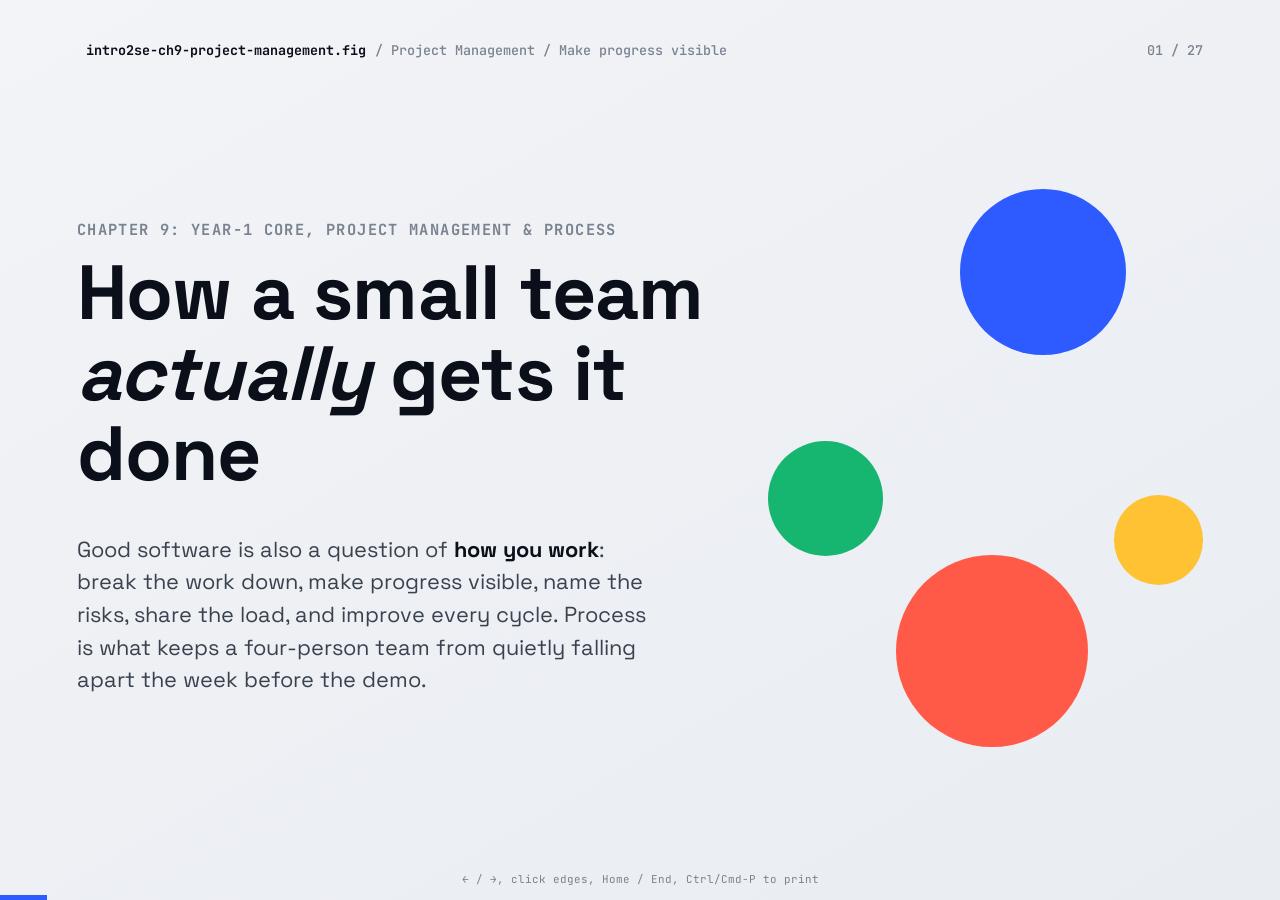
<file: Introduction-to-Software-Engineering/week10/week10-project-management.html>
<!doctype html>
<html lang="en">
<head>
<meta charset="utf-8">
<meta name="viewport" content="width=device-width, initial-scale=1">
<title>Intro2SE Ch9 — Project Management &amp; Process, Year-1 Core</title>
<style>
/* Intro2SE HTML slide-deck theme + engine
   Matches the Intro2SE pptx (intro2se-weekNN.fig) look:
   Space Grotesk + JetBrains Mono, #EEF0F3 bg, colored-circle motif,
   white cards, red/yellow/blue/green accents.
   Keyboard-navigable single-slide-at-a-time deck. Print = all slides. */

@import url('https://fonts.googleapis.com/css2?family=Space+Grotesk:wght@400;500;600;700&family=JetBrains+Mono:wght@400;500;700&display=swap');

:root{
  --bg:#EEF0F3; --ink:#0B0F19; --text:#3A4250; --muted:#7A8290;
  --border:#E4E7EC; --border-2:#C8CCD3; --white:#FFFFFF; --panel:#F7F8FA;
  --yellow:#FFC233; --red:#FF5A47; --blue:#2D5BFF; --green:#16B670;
  --disp:"Space Grotesk",-apple-system,"Segoe UI","Noto Sans Thai",sans-serif;
  --mono:"JetBrains Mono","SF Mono",Menlo,Consolas,monospace;
  --shadow:0 1.2vh 3vh rgba(11,15,25,.08);
}
*{box-sizing:border-box;margin:0;padding:0}
html,body{height:100%}
body{font-family:var(--disp);color:var(--text);background:#0b1b2e}

#deck{position:relative;height:100vh;width:100vw;overflow:hidden}
.slide{
  position:absolute;inset:0;display:none;flex-direction:column;
  padding:4.5vh 6vw 6vh;
  background:linear-gradient(150deg,#f2f4f7 0%,#e9ecf1 100%);
  overflow:hidden;
}
.slide.active{display:flex;animation:f .3s ease}
@keyframes f{from{opacity:0;transform:translateY(1vh)}to{opacity:1;transform:none}}

/* ---- top chrome bar ---- */
.chrome{
  display:flex;align-items:center;justify-content:space-between;gap:1vw;
  font-family:var(--mono);font-weight:700;font-size:1.05vw;color:var(--ink);
  padding-bottom:2.2vh;flex:0 0 auto;
}
.chrome .l{display:flex;align-items:center;gap:.7vw;min-width:0}
.chrome .play{color:var(--blue)}
.chrome .crumb{color:var(--muted);font-weight:500;white-space:nowrap;overflow:hidden;text-overflow:ellipsis}
.chrome .count{color:var(--muted);font-weight:500;white-space:nowrap}

/* body region */
.body{flex:1 1 auto;display:flex;flex-direction:column;justify-content:center;min-height:0}
.body.top{justify-content:flex-start}

/* ---- typography ---- */
.kicker{font-family:var(--mono);font-weight:700;letter-spacing:.09em;text-transform:uppercase;
  font-size:1.05vw;color:var(--muted);margin-bottom:1.4vh;display:block}
.kicker.blue{color:var(--blue)} .kicker.red{color:var(--red)}
.kicker.green{color:var(--green)} .kicker.gold{color:#a67a00}
h1.head{font-family:var(--disp);font-weight:700;color:var(--ink);
  font-size:4.6vw;line-height:1.05;letter-spacing:-.01em;margin-bottom:1.4vh}
h2.head{font-family:var(--disp);font-weight:700;color:var(--ink);
  font-size:3.2vw;line-height:1.1;letter-spacing:-.01em;margin-bottom:2vh}
.dek{font-size:1.7vw;line-height:1.5;color:var(--text);max-width:80%;margin-bottom:2.4vh}
.dek.narrow{max-width:64%}
p{margin:0 0 1vh} strong{color:var(--ink);font-weight:700}
.sub{font-size:1.35vw;color:var(--muted);margin-top:1vh}

/* ---- title slide ---- */
.title-slide .kicker{font-size:1.2vw}
.title-slide h1.head{font-size:6vw;max-width:62%}
.title-slide .lead{font-size:1.7vw;color:var(--text);max-width:52%;margin-top:3vh;line-height:1.5}
.circles{position:absolute;right:6vw;top:50%;transform:translateY(-50%);width:34vw;height:70vh}
.circles i{position:absolute;border-radius:50%;display:block}
.circles .c1{width:13vw;height:13vw;background:var(--blue);right:6vw;top:6vh}
.circles .c2{width:9vw;height:9vw;background:var(--green);left:0;top:34vh}
.circles .c3{width:7vw;height:7vw;background:var(--yellow);right:0;top:40vh}
.circles .c4{width:15vw;height:15vw;background:var(--red);right:9vw;bottom:2vh}

/* ---- generic grids ---- */
.grid{display:grid;gap:1.4vw}
.g2{grid-template-columns:1fr 1fr}
.g3{grid-template-columns:repeat(3,1fr)}
.g4{grid-template-columns:repeat(4,1fr)}

/* ---- browser cards (mac dots) ---- */
.bcard{background:var(--white);border-radius:1.2vw;box-shadow:var(--shadow);
  padding:2.4vh 1.7vw;display:flex;flex-direction:column;min-width:0}
.bcard .dots{display:flex;gap:.5vw;margin-bottom:2vh}
.bcard .dots i{width:.85vw;height:.85vw;border-radius:50%;display:block}
.bcard .dots i:nth-child(1){background:var(--red)}
.bcard .dots i:nth-child(2){background:var(--yellow)}
.bcard .dots i:nth-child(3){background:var(--green)}
.bcard .lbl{font-family:var(--mono);font-weight:700;letter-spacing:.05em;text-transform:uppercase;
  font-size:1vw;color:var(--muted);margin-bottom:1.2vh}
.bcard h3{font-family:var(--disp);font-weight:700;color:var(--ink);font-size:1.9vw;line-height:1.1;margin-bottom:1.4vh}
.bcard p{font-size:1.35vw;line-height:1.45;color:var(--text)}
.bcard .foot{margin-top:auto;padding-top:1.6vh}

/* chip row */
.chips{display:flex;align-items:center;gap:.7vw;flex-wrap:wrap}
.chips .chip{font-family:var(--mono);font-weight:500;font-size:1.1vw;color:var(--text);
  background:var(--panel);border-radius:999px;padding:.7vh 1vw}
.chips .chip.hot{background:#ffe9e6;color:var(--red)}
.chips .arw{color:var(--muted);font-size:1.1vw}
.squares{display:flex;gap:.6vw}
.squares i{width:2.4vw;height:2.4vw;border-radius:.5vw;display:block}
.squares .y{background:var(--yellow)} .squares .r{background:var(--red)} .squares .g{background:var(--green)}

/* ---- big color cards (red/yellow/green) ---- */
.ccard{border-radius:1.2vw;padding:3vh 1.8vw;display:flex;flex-direction:column;color:#fff;min-height:52vh}
.ccard.red{background:var(--red)} .ccard.yellow{background:var(--yellow);color:var(--ink)}
.ccard.green{background:var(--green)} .ccard.blue{background:var(--blue)}
.ccard .lbl{font-family:var(--mono);font-weight:700;letter-spacing:.05em;text-transform:uppercase;
  font-size:1vw;opacity:.8;margin-bottom:2vh}
.ccard h3{font-family:var(--disp);font-weight:700;font-size:2.3vw;line-height:1.05;margin-bottom:2.2vh}
.ccard p{font-size:1.35vw;line-height:1.45}
.ccard .ico{margin-top:auto;align-self:flex-end;font-size:3vw;opacity:.9}

/* ---- stage/step light cards (with progress bar or chip) ---- */
.scard{background:var(--white);border-radius:1.1vw;box-shadow:var(--shadow);
  padding:2.4vh 1.4vw;display:flex;flex-direction:column;min-width:0}
.scard .lbl{font-family:var(--mono);font-weight:700;letter-spacing:.06em;text-transform:uppercase;
  font-size:.92vw;color:var(--muted);margin-bottom:1vh}
.scard h3{font-family:var(--disp);font-weight:700;color:var(--ink);font-size:1.5vw;line-height:1.1;margin-bottom:1.2vh}
.scard p{font-size:1.15vw;line-height:1.4;color:var(--text);flex:1}
.scard .bar{display:flex;gap:.3vw;margin-top:1.6vh}
.scard .bar i{height:.7vh;flex:1;border-radius:999px;background:var(--border-2)}
.scard .bar.n1 i:nth-child(-n+1),.scard .bar.n2 i:nth-child(-n+2),
.scard .bar.n3 i:nth-child(-n+3),.scard .bar.n4 i:nth-child(-n+4),
.scard .bar.n5 i:nth-child(-n+5){background:var(--col,var(--blue))}
.scard.c-red{--col:var(--red)} .scard.c-yellow{--col:var(--yellow)}
.scard.c-blue{--col:var(--blue)} .scard.c-green{--col:var(--green)}
.scard .chip{align-self:flex-start;margin-top:1.4vh;font-family:var(--mono);font-weight:500;
  font-size:1vw;color:var(--text);background:var(--panel);border-radius:.5vw;padding:.5vh .9vw}

/* ---- do / don't two cards ---- */
.dcard{background:var(--white);border-radius:1.2vw;box-shadow:var(--shadow);padding:2.6vh 1.8vw}
.dcard .pill{display:inline-block;font-family:var(--mono);font-weight:700;font-size:1vw;
  color:#fff;border-radius:999px;padding:.5vh 1.1vw;margin-bottom:1.8vh}
.dcard.do .pill{background:var(--green)} .dcard.dont .pill{background:var(--red)}
.dcard .item{padding:1.2vh 0;border-top:1px solid var(--border)}
.dcard .item:first-of-type{border-top:none}
.dcard .item h4{font-family:var(--disp);font-weight:700;color:var(--ink);font-size:1.4vw;margin-bottom:.5vh}
.dcard .item p{font-size:1.15vw;line-height:1.4;color:var(--text)}

/* ---- list + panel ---- */
.listpanel{display:grid;grid-template-columns:1fr 1.05fr;gap:3vw;align-items:center}
.expl h4{font-family:var(--disp);font-weight:700;color:var(--ink);font-size:1.6vw;margin:1.8vh 0 .6vh}
.expl h4:first-child{margin-top:0}
.expl p{font-size:1.3vw;line-height:1.45;color:var(--text)}
.panel{background:var(--white);border-radius:1.2vw;box-shadow:var(--shadow);padding:1vh 1.6vw}
.panel .row{display:flex;align-items:center;gap:1vw;padding:1.6vh .4vw;border-top:1px solid var(--border)}
.panel .row:first-child{border-top:none}
.panel .row .sq{width:1.6vw;height:1.6vw;border-radius:.4vw;flex:0 0 auto}
.panel .row .n{font-family:var(--disp);font-weight:700;color:var(--ink);font-size:1.5vw;flex:0 0 auto;width:1.6vw}
.panel .row .txt{font-size:1.3vw;color:var(--ink);flex:1}
.panel .row .tag{font-family:var(--mono);font-size:1vw;color:var(--muted)}
.b-blue{background:var(--blue)} .b-red{background:var(--red)}
.b-yellow{background:var(--yellow)} .b-green{background:var(--green)} .b-purple{background:#7C4DFF}

/* ---- pills (before you leave) ---- */
.pillrows{display:flex;flex-direction:column;gap:1.4vh}
.pillrow{display:flex;align-items:center;gap:1.4vw}
.pillrow .k{font-size:1.4vw;color:var(--ink);width:12vw;flex:0 0 auto}
.pillrow .v{font-family:var(--mono);font-weight:500;font-size:1.35vw;color:#fff;
  border-radius:999px;padding:1.1vh 1.6vw;flex:1}

/* ---- quote ---- */
.quote{background:var(--panel);border-left:.5vw solid var(--yellow);border-radius:0 1vw 1vw 0;
  padding:2.6vh 2vw}
.quote p{font-size:2.2vw;line-height:1.35;color:var(--ink);font-weight:500}
.quote .by{font-size:1.4vw;color:var(--muted);font-style:italic;margin-top:1.6vh}

/* ---- horizontal flow ---- */
.flow{display:flex;align-items:stretch;gap:1vw;flex-wrap:nowrap}
.flow .node{background:var(--white);border-radius:1vw;box-shadow:var(--shadow);
  padding:2vh 1.2vw;flex:1;display:flex;flex-direction:column;justify-content:center;min-width:0;text-align:center}
.flow .node .t{font-family:var(--disp);font-weight:700;color:var(--ink);font-size:1.4vw;line-height:1.1}
.flow .node .s{font-size:1vw;color:var(--muted);margin-top:.6vh}
.flow .arw{align-self:center;color:var(--muted);font-size:1.8vw;flex:0 0 auto}
.flow .node.on-blue{background:var(--blue);color:#fff} .flow .node.on-blue .t{color:#fff}
.flow .node.on-green{background:var(--green);color:#fff} .flow .node.on-green .t{color:#fff}

/* ---- table ---- */
.table-wrap{overflow:auto;border-radius:1vw;box-shadow:var(--shadow);border:1px solid var(--border)}
table{width:100%;border-collapse:collapse;background:var(--white);font-size:1.25vw}
thead th{font-family:var(--mono);font-weight:700;letter-spacing:.03em;text-transform:uppercase;
  font-size:1vw;color:#fff;background:var(--ink);text-align:left;padding:1.4vh 1.1vw}
tbody td{padding:1.4vh 1.1vw;border-top:1px solid var(--border);vertical-align:top;line-height:1.35}
tbody tr:nth-child(even){background:var(--panel)}
td.b,th.b{font-weight:700;color:var(--ink)}

/* summary 2x2 (dark) */
.slide.dark{background:linear-gradient(150deg,#141a4a 0%,#0f1440 100%)}
.slide.dark h2.head,.slide.dark .kicker{color:#fff}
.quad{display:grid;grid-template-columns:1fr 1fr;gap:2.6vh 3vw;margin-top:1vh}
.quad .q h4{font-family:var(--disp);font-weight:700;color:#fff;font-size:1.9vw;margin-bottom:.8vh}
.quad .q p{font-size:1.3vw;line-height:1.45;color:#cfd4ea}
.quad .q .tag{font-family:var(--mono);font-size:1vw;color:#8b93c7;text-transform:uppercase;letter-spacing:.06em}

/* footer line */
.foot-note{margin-top:2.4vh;font-size:1.2vw;color:var(--muted)}
.rule{height:1px;background:var(--border);margin:2vh 0}

/* ---- deck controls ---- */
.bar{position:fixed;bottom:0;left:0;height:.6vh;background:var(--blue);transition:width .3s;z-index:6}
.hint{position:fixed;bottom:1.6vh;left:50%;transform:translateX(-50%);font-family:var(--mono);
  font-size:.85vw;color:var(--muted);z-index:6}

/* ---- print: every slide on its own page ---- */
@media print{
  #deck{height:auto;overflow:visible}
  .slide{display:flex!important;position:relative;height:100vh;page-break-after:always;
    inset:auto;break-inside:avoid}
  .bar,.hint{display:none}
}

/* ---- embedded figure images (from Week2.pptx) ---- */
.fig{display:block;margin:0 auto;max-width:100%;max-height:44vh;height:auto;width:auto;
  background:#fff;border-radius:1vw;box-shadow:var(--shadow);padding:1.6vh 1.6vw}
.fig.sm{max-height:28vh}
.figcap{text-align:center;font-family:var(--mono);font-size:1vw;color:var(--muted);margin-top:.9vh}

</style>
<style>
  /* deeper green for SVG box fills carrying text — theme green (#16B670) fails AA on white (~2.6:1); this passes (~5:1) */
  :root{ --gbox:#0B7A4A; }
  /* dark closing slide: invert the chrome bar text (ink-on-navy ≈ invisible otherwise) */
  .slide.dark .chrome .l{ color:#e8ecf7; }
  .slide.dark .chrome .crumb, .slide.dark .chrome .count{ color:#aeb6dd; }
  /* dark code block (git log, snippets, prompt) */
  .code{background:#0f1440;border-radius:1vw;padding:2vh 1.6vw;font-family:var(--mono);
    font-size:1.05vw;line-height:1.7;color:#c8d0f0;overflow:auto;white-space:pre}
  .code.sm{font-size:.95vw;line-height:1.6}
  .code .k{color:#7aa2ff}.code .c{color:#8891b8}.code .s{color:#7ee0b8}.code .g{color:#ffcf6b}.code .r{color:#ff8f7d}
  .codecap{font-family:var(--mono);font-size:1vw;color:var(--muted);margin:.2vh 0 1vh}
  /* numbered fundamentals panel */
  .num-row{display:flex;align-items:flex-start;gap:1.1vw;padding:1.5vh .4vw;border-top:1px solid var(--border)}
  .num-row:first-child{border-top:none}
  .num-row .n{font-family:var(--mono);font-weight:700;color:#fff;background:var(--blue);
    width:2.2vw;height:2.2vw;border-radius:.5vw;display:flex;align-items:center;justify-content:center;
    font-size:1.15vw;flex:0 0 auto}
  .num-row .n.g{background:var(--green)} .num-row .n.y{background:var(--yellow);color:var(--ink)}
  .num-row .n.r{background:var(--red)} .num-row .n.p{background:#7C4DFF}
  .num-row h4{font-family:var(--disp);font-weight:700;color:var(--ink);font-size:1.5vw;margin-bottom:.3vh}
  .num-row p{font-size:1.2vw;line-height:1.4;color:var(--text)}
  /* label chip inline */
  .lead-tag{display:inline-block;font-family:var(--mono);font-weight:700;font-size:.9vw;letter-spacing:.04em;
    text-transform:uppercase;color:#fff;background:var(--blue);border-radius:.4vw;padding:.4vh .8vw;margin-bottom:1.2vh}
  .lead-tag.g{background:var(--green)} .lead-tag.r{background:var(--red)} .lead-tag.y{background:var(--yellow);color:var(--ink)}
  /* flow arrow label */
  .flow .arw small{display:block;font-family:var(--mono);font-size:.7vw;color:var(--muted);text-align:center}
  .flow.wrap{flex-wrap:wrap;gap:1.2vh 1vw}
  /* red flow node (theme only ships on-blue / on-green) */
  .flow .node.on-red{background:var(--red);color:#fff} .flow .node.on-red .t{color:#fff}
  /* inline code — subtle mono chip on light surfaces */
  code{font-family:var(--mono);font-size:.9em;background:var(--panel);border-radius:.3vw;padding:.1vh .45vw;color:var(--ink)}
  .foot-note code{font-size:.95em}
  /* shave a few px off dense scard+foot-note slides so nothing clips at 16:9 */
  .scard{padding-top:2vh;padding-bottom:2vh}
  .scard .bar{margin-top:1.2vh}
  .body > .foot-note:last-child{margin-top:1.9vh}
  /* "IN PLAIN TERMS" — a plain-language restatement / analogy for Year-1 readers */
  .plain{background:#EAF1FF;border-left:.5vw solid var(--blue);border-radius:0 .7vw .7vw 0;
    padding:1.15vh 1.2vw;margin-top:1.6vh}
  .plain .lab{display:inline-block;font-family:var(--mono);font-weight:700;font-size:.82vw;
    letter-spacing:.05em;text-transform:uppercase;color:var(--blue);margin-bottom:.35vh}
  .plain p{font-size:1.18vw;line-height:1.42;color:var(--ink);margin:0}
  .plain.g{background:#E4F6EE;border-left-color:var(--green)} .plain.g .lab{color:#0B7A4A}
  .plain.r{background:#FFECE9;border-left-color:var(--red)} .plain.r .lab{color:#C43A2B}
  .slide.dark .plain{background:#16224a} .slide.dark .plain p{color:#e8ecf7}
  /* compact SVG figure block with a mono caption */
  .figblock{margin:.6vh 0 0}
  .figblock .cap{font-family:var(--mono);font-size:.92vw;color:var(--muted);text-align:center;margin-top:.4vh}

  /* ---- step reveal: Right/Space shows the next answer, Left hides it ---- */
  .frag{transition:opacity .25s}
  .frag:not(.on){opacity:0;visibility:hidden}
  .mark{transition:background .25s,color .25s}
  .mark.on{background:#E4F6EE;color:#0B7A4A;font-weight:700;border-radius:.4vw}
  .mark.on b{color:#0B7A4A}
  .ans{color:#0B7A4A;font-weight:700}
  .stepnote{font-family:var(--mono);font-size:.85vw;color:var(--muted);margin-top:1.4vh}
  /* concept-check slides get a warm tint so they read as "your turn" */
  .slide.cc{background:linear-gradient(150deg,#fbf6ea 0%,#f1ead8 100%)}
  .slide.cc .kicker{color:#a67a00}
  .cc table{font-size:1.2vw}
  .cc tbody td{padding:1.15vh 1.1vw}
  /* All concept checks: larger type for the back row (professor, 19 Oct) */
  .slide.cc table{font-size:1.65vw}
  .slide.cc thead th{font-size:1.25vw;padding:1.3vh 1.2vw}
  .slide.cc tbody td{padding:1.9vh 1.2vw;line-height:1.3}
  .slide.cc .plain p{font-size:1.45vw}
  .slide.cc .plain .lab{font-size:1vw}
  .slide.cc .askbox h4{font-size:1.75vw}
  .slide.cc .askbox p{font-size:1.45vw}
  .slide.cc .askbox li{font-size:1.4vw}
  .slide.cc .stepnote{font-size:1.05vw}
  .askbox{background:var(--white);border-radius:1.1vw;box-shadow:var(--shadow);padding:2vh 1.5vw}
  .askbox h4{font-family:var(--disp);font-weight:700;color:var(--ink);font-size:1.45vw;margin-bottom:.8vh}
  .askbox p{font-size:1.2vw;line-height:1.42;color:var(--text)}
  .askbox p.ans{color:#0B7A4A}
  .askbox ul{list-style:none;display:grid;gap:.6vh;margin-top:.6vh}
  .askbox li{font-size:1.15vw;line-height:1.35;color:var(--ink);background:var(--panel);border-radius:.5vw;padding:.7vh .8vw}
  /* question focus (Critique) */
  .qf{background:var(--white);border-left:.5vw solid var(--red);border-radius:0 1vw 1vw 0;box-shadow:var(--shadow);padding:2.2vh 1.8vw}
  .qf .lab{display:block;font-family:var(--mono);font-weight:700;font-size:.85vw;letter-spacing:.05em;text-transform:uppercase;color:var(--red);margin-bottom:.8vh}
  .qf p{font-size:1.42vw;line-height:1.45;color:var(--ink)}
  .qf p.th{font-size:1.12vw;line-height:1.6;color:var(--text);margin-top:1.2vh;font-family:"Noto Sans Thai","Sarabun",var(--disp)}
  .th{font-family:"Noto Sans Thai","Sarabun",var(--disp)}
  /* timer */
  .timer{display:flex;align-items:center;gap:.9vw;margin-top:1.8vh}
  .timer .t{font-family:var(--mono);font-weight:700;font-size:3vw;color:var(--ink);min-width:8.5vw}
  .timer.run .t{color:var(--blue)} .timer.done .t{color:var(--red)}
  .timer button{font-family:var(--mono);font-weight:700;font-size:.95vw;border:none;border-radius:999px;
    padding:.9vh 1.2vw;background:var(--ink);color:#fff;cursor:pointer}
  .timer button.ghost{background:var(--white);color:var(--ink);box-shadow:var(--shadow)}
  .timer .k{font-family:var(--mono);font-size:.8vw;color:var(--muted)}
  /* MCQ practice */
  .mcq{background:var(--white);border-radius:1.1vw;box-shadow:var(--shadow);padding:1.7vh 1.4vw;min-width:0}
  .mcq .q{font-size:1.18vw;line-height:1.36;color:var(--ink);font-weight:600;margin-bottom:.9vh}
  .mcq .q strong{text-decoration:underline;text-underline-offset:.3vh}
  .mcq .q .n{font-family:var(--mono);color:var(--blue);margin-right:.4vw}
  .mcq ol{list-style:none;display:grid;gap:.25vh}
  .mcq li{font-size:1.05vw;line-height:1.32;color:var(--text);padding:.4vh .6vw}
  .mcq li b{font-family:var(--mono);margin-right:.5vw;color:var(--muted)}
  /* concept map */
  .cmap{display:grid;grid-template-columns:1fr 1fr;gap:1.6vw}
  .cmap .col{background:var(--white);border-radius:1.1vw;box-shadow:var(--shadow);padding:2vh 1.5vw}
  .cmap .col > .lab{font-family:var(--mono);font-weight:700;font-size:.95vw;letter-spacing:.05em;text-transform:uppercase;margin-bottom:1.2vh;display:block}
  .cmap .step{display:flex;gap:1vw;align-items:flex-start;padding:1vh 0;border-top:1px solid var(--border)}
  .cmap .step:first-of-type{border-top:none}
  .cmap .step h4{font-family:var(--disp);font-weight:700;color:var(--ink);font-size:1.35vw;width:7.5vw;flex:0 0 auto}
  .cmap .step p{font-size:1.1vw;line-height:1.4;color:var(--text);margin:0}
  /* editable "to be confirmed" fields on the announcement slide */
  .tbc{background:#FFF3D1;border-bottom:.3vh dashed #a67a00;padding:0 .4vw;border-radius:.3vw;outline:none;color:var(--ink)}
  .tbc:focus{background:#ffe7a3}
  .slide.dark a{color:#9fb6ff}
  /* ISO/IEC 25010:2023 nine-card grid */
  .iso9{gap:1.1vh 1vw!important}
  .iso9 .scard{padding:1.2vh 1.1vw}
  .iso9 .scard h3{font-size:1.3vw;margin-bottom:.5vh}
  .iso9 .scard p{font-size:1.02vw;line-height:1.3}
  .iso9 .scard .chip{margin-top:.6vh;font-size:.78vw;padding:.3vh .6vw}
  .chip.new{background:#FFECE9;color:#C43A2B;font-weight:700}
  @media print{
    .frag{opacity:1!important;visibility:visible!important}
    .timer button,.timer .k{display:none}
  }
</style>
</head>
<body>
<div id="deck">

<section class="slide title-slide">
  <div class="chrome"><span class="l"><span class="play"></span> intro2se-ch9-project-management.fig <span class="crumb">/ Project Management / Make progress visible</span></span><span class="count"></span></div>
  <div class="body">
    <span class="kicker">CHAPTER 9: YEAR-1 CORE, PROJECT MANAGEMENT &amp; PROCESS</span>
    <h1 class="head">How a small team <em>actually</em> gets it done</h1>
    <p class="lead">Good software is also a question of <strong>how you work</strong>: break the work down, make progress visible, name the risks, share the load, and improve every cycle. Process is what keeps a four-person team from quietly falling apart the week before the demo.</p>
  </div>
  <div class="circles"><i class="c1"></i><i class="c2"></i><i class="c3"></i><i class="c4"></i></div>
</section>
<section class="slide">
  <div class="chrome"><span class="l"><span class="play"></span> intro2se-ch9-project-management.fig <span class="crumb">/ Where we are</span></span><span class="count"></span></div>
  <div class="body">
    <span class="kicker blue">THE GOLDEN THREAD: ONE STEP FURTHER</span>
    <h2 class="head">Process is how the work gets from backlog to demo</h2>
    <div class="flow wrap" style="margin-bottom:2.4vh"><div class="node"><div class="t">Problem</div><div class="s">Wk 3</div></div><div class="arw">→</div><div class="node"><div class="t">FR / NFR</div><div class="s">SRS</div></div><div class="arw">→</div><div class="node"><div class="t">Model</div><div class="s">UML</div></div><div class="arw">→</div><div class="node"><div class="t">Design</div><div class="s">Wk 5</div></div><div class="arw">→</div><div class="node"><div class="t">Code</div><div class="s">Wk 6</div></div><div class="arw">→</div><div class="node"><div class="t">Test</div><div class="s">Ch7</div></div><div class="arw">→</div><div class="node"><div class="t">Quality</div><div class="s">Ch8</div></div><div class="arw">→</div><div class="node on-blue"><div class="t">PM</div><div class="s" style="color:#cfe0ff">Ch9</div></div><div class="arw">→</div><div class="node"><div class="t">Ethics</div><div class="s">Ch10</div></div></div>
    <div class="grid g3">
      <div class="scard c-blue"><div class="lbl">Ideas 1 and 2</div><h3>Plan &amp; track</h3><p>Break work into small tasks; run short sprints on a board.</p><div class="bar n1"><i></i><i></i><i></i></div></div>
      <div class="scard c-green"><div class="lbl">Ideas 3 and 4</div><h3>Risk &amp; roles</h3><p>Name the top risk early; give everyone a clear, rotating role.</p><div class="bar n2"><i></i><i></i><i></i></div></div>
      <div class="scard c-red"><div class="lbl">Idea 5</div><h3>Improve</h3><p>Retrospective: what went well, what didn't, what we'll change.</p><div class="bar n3"><i></i><i></i><i></i></div></div>
    </div>
    <p class="foot-note">This connects straight to your <strong>down-only contribution factor</strong>: visible tasks and commits are how the team shows everyone pulled their weight.</p>
  </div>
</section>
<section class="slide">
  <div class="chrome"><span class="l"><span class="play"></span> intro2se-ch9-project-management.fig <span class="crumb">/ Planning &amp; estimation</span></span><span class="count"></span></div>
  <div class="body">
    <span class="kicker blue">IDEA 1: SMALL TASKS, ROUGH ESTIMATES</span>
    <h2 class="head">Break work down until each piece is easy to judge</h2>
    <div class="grid g2">
      <div class="bcard"><span class="lbl">Break it down</span><h3>One FR → a few tasks</h3><p>“Add reminders” becomes: model, due-date logic, list UI, test. Small tasks are easy to estimate, assign and finish.</p></div>
      <div class="bcard"><span class="lbl">Estimate roughly</span><h3>Small / Medium / Large</h3><p>You can't predict hours precisely — don't pretend to. A rough size is enough to spot the task that's secretly huge.</p></div>
    </div>
    <div class="plain g"><span class="lab">In plain terms</span>
      <p>A task you can't estimate is a task you don't understand yet — split it until you do. Progress becomes <strong>visible</strong> when work is many small done/not-done pieces instead of one big “nearly there.”</p></div>
  </div>
</section>
<section class="slide">
  <div class="chrome"><span class="l"><span class="play"></span> intro2se-ch9-project-management.fig <span class="crumb">/ Estimation</span></span><span class="count"></span></div>
  <div class="body">
    <span class="kicker blue">IDEA 1b: ESTIMATION (COHN; SOMMERVILLE CH23)</span>
    <h2 class="head">Size with story points, not false-precise hours</h2>
    <div class="grid g3">
      <div class="scard c-blue"><div class="lbl">Relative size</div><h3>Story points</h3><p>Compare tasks to each other (1, 2, 3, 5, 8…) instead of guessing exact hours no one can predict.</p><div class="bar n1"><i></i><i></i><i></i></div></div>
      <div class="scard c-green"><div class="lbl">Together</div><h3>Planning poker</h3><p>Everyone estimates at once, then the outliers explain — that conversation is where hidden complexity surfaces.</p><div class="bar n2"><i></i><i></i><i></i></div></div>
      <div class="scard c-red"><div class="lbl">Forecast</div><h3>Velocity</h3><p>Points finished per sprint. After a sprint or two you can forecast what the team can realistically take on.</p><div class="bar n3"><i></i><i></i><i></i></div></div>
    </div>
    <div class="plain"><span class="lab">In plain terms</span><p>A task you can't size is one you don't understand yet — split it (Idea 1). Relative sizing is faster and, across many tasks, more honest than fake-precise hours.</p></div>
    <p class="foot-note">Sources: <strong>Cohn (2005) Agile Estimating and Planning</strong>; Sommerville 9e, Ch23 Project planning.</p>
  </div>
</section>
<section class="slide cc">
  <div class="chrome"><span class="l"><span class="play"></span> intro2se-ch9-project-management.fig <span class="crumb">/ Concept check 4</span></span><span class="count"></span></div>
  <div class="body top">
    <span class="kicker">CONCEPT CHECK 4: BREAK DOWN AND FORECAST</span>
    <h2 class="head">Split the FR, then forecast with velocity</h2>
    <div class="grid g2" style="align-items:start">
      <div class="askbox"><h4>FR: "A student can book a tutoring room"</h4><p>Call out tasks, then vote S / M / L for each.</p>
        <ul>
          <li class="frag" data-f="t">Pick date and time page</li>
          <li class="frag" data-f="t">Check whether the room is free</li>
          <li class="frag" data-f="t">Save the booking</li>
          <li class="frag" data-f="t">Confirm and cancel page</li>
          <li class="frag" data-f="t">Tests</li>
        </ul>
      </div>
      <div>
        <div class="askbox"><h4>Forecast</h4><p>Sprint 1 finished <strong>18</strong> points, sprint 2 finished <strong>22</strong>. <strong>60</strong> points remain. About how many more sprints?</p>
          <p class="ans frag">Velocity = (18 + 22) / 2 = 20 points per sprint, so 60 / 20 = about 3 sprints.</p></div>
        <div class="askbox" style="margin-top:1.6vh"><h4>Why story points, not hours?</h4>
          <p class="ans frag">Comparing sizes is easier than guessing exact hours, and across many tasks it comes out more accurate.</p></div>
      </div>
    </div>
  </div>
</section>
<section class="slide">
  <div class="chrome"><span class="l"><span class="play"></span> intro2se-ch9-project-management.fig <span class="crumb">/ Concept check 4, explained: split and size</span></span><span class="count"></span></div>
  <div class="body top">
    <span class="kicker blue">CONCEPT CHECK 4, EXPLAINED (1 OF 3): HOW TO SPLIT AND SIZE</span>
    <h2 class="head">Walk the user's path, then size by what could go wrong</h2>
    <div class="grid g2" style="align-items:start">
      <div class="table-wrap">
        <table>
          <thead><tr><th style="width:42%">The student does</th><th>The system needs (a task)</th></tr></thead>
          <tbody>
            <tr><td>Picks a date and time</td><td class="b">Pick date and time page (UI)</td></tr>
            <tr><td>Presses "Book"</td><td class="b">Check whether the room is free (logic)</td></tr>
            <tr><td></td><td class="b">Save the booking (data)</td></tr>
            <tr><td>Sees the result, may cancel</td><td class="b">Confirm and cancel page (UI)</td></tr>
            <tr><td>Every step</td><td class="b">Tests (a task too, not an afterthought)</td></tr>
          </tbody>
        </table>
      </div>
      <div class="table-wrap">
        <table>
          <thead><tr><th style="width:40%">Task</th><th style="width:15%">Size</th><th>Why</th></tr></thead>
          <tbody>
            <tr><td>Date and time page</td><td class="b">S / M</td><td>A plain form</td></tr>
            <tr><td>Room is free?</td><td class="b">M / L</td><td>Overlapping times; two students booking at once</td></tr>
            <tr><td>Save the booking</td><td class="b">S</td><td>Insert one record</td></tr>
            <tr><td>Confirm and cancel</td><td class="b">M</td><td>Two actions; check the booking is <strong>yours</strong> (Ch8: IDOR)</td></tr>
            <tr><td>Tests</td><td class="b">M</td><td>Full room, overlaps, cancelling someone else's booking</td></tr>
          </tbody>
        </table>
      </div>
    </div>
    <div class="grid g2" style="margin-top:1.6vh">
      <div class="plain"><span class="lab">A good task</span><p>Says what to build and has a clear done / not done. "Build the booking system" is still too big. Can't size it? Split it again.</p></div>
      <div class="plain g"><span class="lab">When the room splits on a vote</span><p>The person who said L explains what they see. That is planning poker: hidden complexity comes out of the disagreement.</p></div>
    </div>
  </div>
</section>
<section class="slide">
  <div class="chrome"><span class="l"><span class="play"></span> intro2se-ch9-project-management.fig <span class="crumb">/ Concept check 4, explained: points</span></span><span class="count"></span></div>
  <div class="body top">
    <span class="kicker blue">CONCEPT CHECK 4, EXPLAINED (2 OF 3): WHERE THE POINTS COME FROM</span>
    <h2 class="head">Points = size compared with a reference task, not hours</h2>
    <div class="grid g2" style="align-items:start">
      <div class="panel" style="padding:.4vh 1.6vw">
        <div class="num-row"><span class="n">1</span><div><h4>Pick a reference task</h4><p>A small task everyone understands. "Save the booking" = <strong>1 point</strong>.</p></div></div>
        <div class="num-row"><span class="n g">2</span><div><h4>Compare every other task with it</h4><p>About the same = same points. About twice = 2. Bigger = the next number up the scale: <strong>1, 2, 3, 5, 8, 13</strong>.</p></div></div>
        <div class="num-row"><span class="n y">3</span><div><h4>Size = effort + complexity + uncertainty</h4><p>A task you are unsure about gets more points, even if the code looks short.</p></div></div>
        <div class="num-row"><span class="n r">4</span><div><h4>Vote together (planning poker)</h4><p>Everyone shows a card at once. Highest and lowest explain, then vote again. 13 or more? Split the task.</p></div></div>
      </div>
      <div>
        <div class="table-wrap">
          <table>
            <thead><tr><th style="width:46%">Task (from the last slide)</th><th style="width:16%">S/M/L</th><th>Points</th></tr></thead>
            <tbody>
              <tr><td>Save the booking</td><td>S</td><td class="b">1 (reference)</td></tr>
              <tr><td>Date and time page</td><td>S / M</td><td class="b">2</td></tr>
              <tr><td>Confirm and cancel</td><td>M</td><td class="b">3</td></tr>
              <tr><td>Tests</td><td>M</td><td class="b">3</td></tr>
              <tr><td>Room is free?</td><td>M / L</td><td class="b">5</td></tr>
              <tr><td class="b">This FR in total</td><td></td><td class="b">14 points</td></tr>
            </tbody>
          </table>
        </div>
        <div class="plain g" style="margin-top:1.6vh"><span class="lab">Why the gaps grow (1, 2, 3, 5, 8)</span><p>Bigger tasks are less certain, so we stop pretending to tell 6 from 7. Points belong to one team: never compare one team's points with another's.</p></div>
      </div>
    </div>
  </div>
</section>
<section class="slide">
  <div class="chrome"><span class="l"><span class="play"></span> intro2se-ch9-project-management.fig <span class="crumb">/ Concept check 4, explained: forecast</span></span><span class="count"></span></div>
  <div class="body top">
    <span class="kicker blue">CONCEPT CHECK 4, EXPLAINED (3 OF 3): HOW TO FORECAST</span>
    <h2 class="head">Velocity: average what you actually finished, then divide</h2>
    <div class="grid g2" style="align-items:start">
      <div class="panel" style="padding:.4vh 1.6vw">
        <div class="num-row"><span class="n">1</span><div><h4>Velocity = average points Done per sprint</h4><p>(18 + 22) / 2 = <strong>20 points per sprint</strong>. Count only Done work; "nearly done" counts as 0.</p></div></div>
        <div class="num-row"><span class="n g">2</span><div><h4>Sprints needed = points left / velocity</h4><p>60 / 20 = <strong>about 3 sprints</strong>.</p></div></div>
        <div class="num-row"><span class="n y">3</span><div><h4>Say "about", not "exactly"</h4><p>Velocity moves (18, then 22). A forecast is a planning tool, not a promise.</p></div></div>
      </div>
      <div>
        <div class="plain r"><span class="lab">Common traps</span><p>60 / 22 = 2.7, "so 3": right number, wrong reasoning (best sprint only, too optimistic).<br>60 / 18 = 3.3: worst sprint only, too cautious. Use the average.</p></div>
        <div class="plain g" style="margin-top:1.6vh"><span class="lab">Why story points, not hours?</span><p>People compare sizes ("about twice as big") better than they guess hours. Across many tasks, over- and under-estimates cancel out. A 3-point task stays 3 points whoever does it; hours depend on the person.</p></div>
      </div>
    </div>
    <p class="foot-note">Only Done counts, which is why the board limits Doing (next slide). Sources: Cohn (2005); Sommerville 9e, Ch23.</p>
  </div>
</section>
<section class="slide">
  <div class="chrome"><span class="l"><span class="play"></span> intro2se-ch9-project-management.fig <span class="crumb">/ Sprints &amp; boards</span></span><span class="count"></span></div>
  <div class="body">
    <span class="kicker blue">IDEA 2: SHORT CYCLES, A VISIBLE BOARD</span>
    <h2 class="head">Work in sprints; track it on To-do / Doing / Done</h2>
    <div class="figblock">
      <svg viewBox="0 0 900 250" style="width:100%;height:30vh;display:block;margin:.4vh auto">
        <rect x="20"  y="20" width="280" height="210" rx="12" fill="#fff" stroke="var(--border-2)" stroke-width="2"/>
        <rect x="310" y="20" width="280" height="210" rx="12" fill="#fff" stroke="var(--blue)" stroke-width="3"/>
        <rect x="600" y="20" width="280" height="210" rx="12" fill="#fff" stroke="var(--green)" stroke-width="2"/>
        <text x="160" y="52" text-anchor="middle" font-family="var(--mono)" font-weight="700" font-size="17" fill="var(--muted)">TO-DO</text>
        <text x="450" y="52" text-anchor="middle" font-family="var(--mono)" font-weight="700" font-size="17" fill="var(--blue)">DOING (max 2)</text>
        <text x="740" y="52" text-anchor="middle" font-family="var(--mono)" font-weight="700" font-size="17" fill="var(--green)">DONE</text>
        <rect x="40" y="70" width="240" height="38" rx="7" fill="var(--panel)"/><text x="52" y="94" font-family="var(--disp)" font-size="15" fill="var(--ink)">list UI (FR-2)</text>
        <rect x="40" y="116" width="240" height="38" rx="7" fill="var(--panel)"/><text x="52" y="140" font-family="var(--disp)" font-size="15" fill="var(--ink)">edit task (FR-3)</text>
        <rect x="330" y="70" width="240" height="38" rx="7" fill="#eaf1ff"/><text x="342" y="94" font-family="var(--disp)" font-size="15" fill="var(--ink)">due-date logic (FR-1)</text>
        <rect x="620" y="70" width="240" height="38" rx="7" fill="#e4f6ee"/><text x="632" y="94" font-family="var(--disp)" font-size="15" fill="var(--ink)">task model</text>
        <rect x="620" y="116" width="240" height="38" rx="7" fill="#e4f6ee"/><text x="632" y="140" font-family="var(--disp)" font-size="15" fill="var(--ink)">repo + CI setup</text>
      </svg>
      <div class="cap">A sprint = a short fixed cycle (e.g. 1 week). The board shows, at a glance, who's doing what</div>
    </div>
    <div class="plain"><span class="lab">Why limit “Doing”</span><p>Too many things half-done = nothing finished. Finish before you start the next — that's how a small team ships.</p></div>
  </div>
</section>
<section class="slide">
  <div class="chrome"><span class="l"><span class="play"></span> intro2se-ch9-project-management.fig <span class="crumb">/ Scrum in one slide</span></span><span class="count"></span></div>
  <div class="body">
    <span class="kicker green">IDEA 2b: SCRUM IN ONE SLIDE (THE SCRUM GUIDE)</span>
    <h2 class="head">A light framework around the sprint</h2>
    <div class="flow" style="margin:1vh 0 2vh">
      <div class="node"><div class="t">Product Backlog</div><div class="s">all the work, ranked</div></div>
      <div class="arw">→</div>
      <div class="node on-blue"><div class="t">Sprint Planning</div><div class="s" style="color:#cfe0ff">pick this sprint</div></div>
      <div class="arw">→</div>
      <div class="node"><div class="t">Sprint + Daily Scrum</div><div class="s">build, sync daily</div></div>
      <div class="arw">→</div>
      <div class="node on-green"><div class="t">Review + Retro</div><div class="s" style="color:#d6f5e6">show + improve</div></div>
    </div>
    <div class="grid g3">
      <div class="bcard"><span class="lbl">Roles</span><h3>Who</h3><p>Product Owner (what &amp; order), Scrum Master (process), Developers (build).</p></div>
      <div class="bcard"><span class="lbl">Events</span><h3>When</h3><p>Sprint, Planning, Daily Scrum, Review, Retrospective.</p></div>
      <div class="bcard"><span class="lbl">Artifacts</span><h3>What</h3><p>Product Backlog, Sprint Backlog, the Increment (a usable slice).</p></div>
    </div>
    <p class="foot-note">Source: Schwaber &amp; Sutherland, <strong>The Scrum Guide (2020)</strong>; Sommerville 9e, Ch22 (agile project management).</p>
    <div class="plain g"><span class="lab">In plain terms</span><p>Scrum is just a <strong>rhythm</strong> you already half-do: plan a little, work a short burst, show what you made, talk about how it went — then repeat. The role and event names are only labels for those parts.</p></div>
  </div>
</section>
<section class="slide">
  <div class="chrome"><span class="l"><span class="play"></span> intro2se-ch9-project-management.fig <span class="crumb">/ Burndown chart</span></span><span class="count"></span></div>
  <div class="body">
    <span class="kicker green">IDEA 2c: TRACK A SPRINT WITH A BURNDOWN</span>
    <h2 class="head">Work remaining should fall toward zero</h2>
    <div class="figblock">
      <svg viewBox="0 0 820 300" style="width:100%;height:36vh;display:block;margin:.3vh auto">
        <line x1="70" y1="40" x2="70" y2="255" stroke="var(--border-2)" stroke-width="2"/>
        <line x1="70" y1="255" x2="780" y2="255" stroke="var(--border-2)" stroke-width="2"/>
        <text x="38" y="150" text-anchor="middle" font-family="var(--mono)" font-size="12" fill="var(--muted)" transform="rotate(-90 38 150)">work left →</text>
        <text x="425" y="290" text-anchor="middle" font-family="var(--mono)" font-size="12" fill="var(--muted)">days of the sprint →</text>
        <line x1="70" y1="50" x2="780" y2="255" stroke="var(--muted)" stroke-width="2" stroke-dasharray="6 5"/>
        <text x="610" y="150" font-family="var(--mono)" font-size="12" fill="var(--muted)">ideal</text>
        <polyline points="70,50 170,52 270,110 370,100 470,150 570,120 670,70 780,40 780,40" fill="none" stroke="var(--blue)" stroke-width="3"/>
        <polyline points="70,50 170,52 270,110 370,100 470,150 570,120 670,70 780,40" fill="none" stroke="var(--red)" stroke-width="3.5"/>
        <text x="500" y="190" font-family="var(--mono)" font-size="12" fill="var(--red)" font-weight="700">actual (above line = behind)</text>
      </svg>
      <div class="cap">Above the ideal line = behind schedule; below = ahead. The point is to <em>see it early</em> and adjust</div>
    </div>
    <p class="foot-note">A simple, honest status everyone can read at a glance — Scrum practice (Cohn, 2005).</p>
    <div class="plain g"><span class="lab">In plain terms</span><p>It's a <strong>fuel gauge for your work</strong>. The dotted line is “where you should be by now”; if the real line stays above it, you'll run out of time — and you can see that early enough to react.</p></div>
  </div>
</section>
<section class="slide cc">
  <div class="chrome"><span class="l"><span class="play"></span> intro2se-ch9-project-management.fig <span class="crumb">/ Concept check 5</span></span><span class="count"></span></div>
  <div class="body top">
    <span class="kicker">CONCEPT CHECK 5: SCRUM AND THE BURNDOWN</span>
    <h2 class="head">Role, event or artifact? And are we on time?</h2>
    <div class="grid g2" style="align-items:start">
      <div class="table-wrap">
        <table>
          <thead><tr><th>Term</th><th>Type</th></tr></thead>
          <tbody>
            <tr><td class="b">Product Owner</td><td class="frag ans">Role</td></tr>
            <tr><td class="b">Daily Scrum</td><td class="frag ans">Event</td></tr>
            <tr><td class="b">Sprint Backlog</td><td class="frag ans">Artifact</td></tr>
            <tr><td class="b">Scrum Master</td><td class="frag ans">Role</td></tr>
            <tr><td class="b">Retrospective</td><td class="frag ans">Event</td></tr>
            <tr><td class="b">Increment</td><td class="frag ans">Artifact</td></tr>
          </tbody>
        </table>
      </div>
      <div>
        <div class="askbox"><h4>A 10-day sprint, day 5</h4><p>The ideal line says 50% of the work is left. The actual line says 70% is left.</p>
          <p class="ans frag">Behind schedule: the actual line is above the ideal line. Talk about it now, not on the last day.</p></div>
        <div class="askbox" style="margin-top:1.6vh"><h4>Why limit the Doing column?</h4>
          <p class="ans frag">Many half-finished tasks means nothing is done. Finish before you start something new.</p></div>
      </div>
    </div>
  </div>
</section>
<section class="slide">
  <div class="chrome"><span class="l"><span class="play"></span> intro2se-ch9-project-management.fig <span class="crumb">/ Concept check 5, explained: classify</span></span><span class="count"></span></div>
  <div class="body top">
    <span class="kicker blue">CONCEPT CHECK 5, EXPLAINED (1 OF 3): ROLE, EVENT OR ARTIFACT?</span>
    <h2 class="head">Ask one question: is it a who, a when, or a what?</h2>
    <div class="grid g2" style="align-items:start">
      <div class="panel" style="padding:.4vh 1.6vw">
        <div class="num-row"><span class="n">1</span><div><h4>Who? It is a person = role</h4><p>3 roles: Product Owner (what to build, in what order), Scrum Master (keeps the process working), Developers (build it).</p></div></div>
        <div class="num-row"><span class="n g">2</span><div><h4>When? It happens on the calendar = event</h4><p>5 events: Sprint, Sprint Planning, Daily Scrum, Sprint Review, Retrospective.</p></div></div>
        <div class="num-row"><span class="n y">3</span><div><h4>What? You can open it or show it = artifact</h4><p>3 artifacts: Product Backlog, Sprint Backlog, Increment.</p></div></div>
      </div>
      <div class="table-wrap">
        <table>
          <thead><tr><th style="width:36%">Term</th><th style="width:22%">Type</th><th>How you know</th></tr></thead>
          <tbody>
            <tr><td class="b">Product Owner</td><td>Role</td><td>A person: ranks the backlog</td></tr>
            <tr><td class="b">Daily Scrum</td><td>Event</td><td>A 15-min daily meeting</td></tr>
            <tr><td class="b">Sprint Backlog</td><td>Artifact</td><td>A list you can open</td></tr>
            <tr><td class="b">Scrum Master</td><td>Role</td><td>A person, not the boss</td></tr>
            <tr><td class="b">Retrospective</td><td>Event</td><td>A meeting, end of sprint</td></tr>
            <tr><td class="b">Increment</td><td>Artifact</td><td>The slice you can demo</td></tr>
          </tbody>
        </table>
      </div>
    </div>
    <div class="plain r" style="margin-top:1.6vh"><span class="lab">Common traps</span><p>"Sprint Backlog" and "Sprint Review" share a word but differ: one is a list (artifact), one is a meeting (event). The Sprint itself is an event: the box that holds the other events.</p></div>
  </div>
</section>
<section class="slide">
  <div class="chrome"><span class="l"><span class="play"></span> intro2se-ch9-project-management.fig <span class="crumb">/ Concept check 5, explained: burndown</span></span><span class="count"></span></div>
  <div class="body top">
    <span class="kicker blue">CONCEPT CHECK 5, EXPLAINED (2 OF 3): HOW TO READ A BURNDOWN</span>
    <h2 class="head">The y-axis is work left: higher means behind</h2>
    <div class="grid g2" style="align-items:start">
      <div class="panel" style="padding:1.4vh 1.4vw">
        <svg viewBox="0 0 420 250" style="width:100%;height:auto;display:block" role="img" aria-label="Burndown chart: on day 5 the ideal line is at 50 percent and the actual line at 70 percent">
          <line x1="50" y1="20" x2="50" y2="210" stroke="#8891b8" stroke-width="1.5"/>
          <line x1="50" y1="210" x2="400" y2="210" stroke="#8891b8" stroke-width="1.5"/>
          <text x="44" y="24" font-size="12" text-anchor="end" fill="#55607f">100%</text>
          <text x="44" y="119" font-size="12" text-anchor="end" fill="#55607f">50%</text>
          <text x="44" y="214" font-size="12" text-anchor="end" fill="#55607f">0</text>
          <text x="50" y="230" font-size="12" text-anchor="middle" fill="#55607f">day 0</text>
          <text x="225" y="230" font-size="12" text-anchor="middle" fill="#55607f">day 5</text>
          <text x="400" y="230" font-size="12" text-anchor="middle" fill="#55607f">day 10</text>
          <text x="225" y="246" font-size="11" text-anchor="middle" fill="#55607f">days of the sprint</text>
          <line x1="50" y1="20" x2="400" y2="210" stroke="#55607f" stroke-width="2" stroke-dasharray="6 5"/>
          <polyline points="50,20 85,30 120,45 155,65 190,75 225,77" fill="none" stroke="#E5533D" stroke-width="3"/>
          <line x1="225" y1="20" x2="225" y2="210" stroke="#1F5BFF" stroke-width="1" stroke-dasharray="2 4"/>
          <circle cx="225" cy="115" r="5" fill="#55607f"/>
          <circle cx="225" cy="77" r="5" fill="#E5533D"/>
          <text x="235" y="119" font-size="13" fill="#55607f">ideal 50%</text>
          <text x="235" y="73" font-size="13" fill="#E5533D" font-weight="700">actual 70%</text>
          <text x="330" y="160" font-size="12" fill="#55607f">ideal</text>
        </svg>
      </div>
      <div class="panel" style="padding:.4vh 1.6vw">
        <div class="num-row"><span class="n">1</span><div><h4>Find today on the x-axis</h4><p>Day 5 of 10: halfway through the sprint.</p></div></div>
        <div class="num-row"><span class="n g">2</span><div><h4>Read both lines</h4><p>Ideal = 50% left. Actual = 70% left.</p></div></div>
        <div class="num-row"><span class="n y">3</span><div><h4>Compare</h4><p>Actual above ideal = more work left than planned = <strong>behind</strong>. The ideal drops 10% a day, so a 20% gap is about <strong>2 days behind</strong>.</p></div></div>
        <div class="num-row"><span class="n r">4</span><div><h4>Act now</h4><p>Say it at the Daily Scrum: split the stuck task, pair on it, or agree with the Product Owner what to drop.</p></div></div>
      </div>
    </div>
    <div class="plain r" style="margin-top:1.6vh"><span class="lab">Common traps</span><p>"Higher line = more done": no, the line shows work <strong>left</strong>. A line that goes up means new work was added mid-sprint. Waiting until day 10 to react is the real failure.</p></div>
  </div>
</section>
<section class="slide">
  <div class="chrome"><span class="l"><span class="play"></span> intro2se-ch9-project-management.fig <span class="crumb">/ Concept check 5, explained: Doing limit</span></span><span class="count"></span></div>
  <div class="body top">
    <span class="kicker blue">CONCEPT CHECK 5, EXPLAINED (3 OF 3): WHY LIMIT DOING?</span>
    <h2 class="head">Same people, same work: only the order changes</h2>
    <p class="dek" style="margin-bottom:1.4vh">2 developers, 4 tasks of 2 days each. What is Done if the sprint ends on day 3?</p>
    <div class="grid g2" style="align-items:start">
      <div class="table-wrap">
        <table>
          <thead><tr><th style="width:34%">A. Start all 4</th><th>Day 2</th><th>Day 3</th><th>Day 4</th></tr></thead>
          <tbody>
            <tr><td>Juggle 2 each</td><td>4 half</td><td>4 nearly</td><td>4 Done</td></tr>
            <tr><td class="b">Done on day 3</td><td></td><td class="b">0</td><td></td></tr>
          </tbody>
        </table>
      </div>
      <div class="table-wrap">
        <table>
          <thead><tr><th style="width:34%">B. Doing max 2</th><th>Day 2</th><th>Day 3</th><th>Day 4</th></tr></thead>
          <tbody>
            <tr><td>Finish 1, then start 1</td><td>2 Done</td><td>2 Done + 2 half</td><td>4 Done</td></tr>
            <tr><td class="b">Done on day 3</td><td></td><td class="b">2</td><td></td></tr>
          </tbody>
        </table>
      </div>
    </div>
    <div class="grid g2" style="margin-top:1.6vh">
      <div class="plain g"><span class="lab">What the limit buys you</span><p>Finished work you can demo and test early. Velocity and the burndown only move when a task is <strong>Done</strong> (Concept check 4).</p></div>
      <div class="plain"><span class="lab">It also shows problems</span><p>When Doing is full, a stuck task blocks the column, so the team sees it today instead of on the last day.</p></div>
    </div>
  </div>
</section>
<section class="slide">
  <div class="chrome"><span class="l"><span class="play"></span> intro2se-ch9-project-management.fig <span class="crumb">/ Risk awareness</span></span><span class="count"></span></div>
  <div class="body">
    <span class="kicker green">IDEA 3: NAME THE RISK BEFORE IT BITES</span>
    <h2 class="head">A risk is something that might go wrong — say it out loud</h2>
    <div class="table-wrap">
      <table>
        <thead><tr><th style="width:38%">Risk (it <em>might</em> happen)</th><th>A response you plan now</th></tr></thead>
        <tbody>
          <tr><td class="b">The one coder gets sick before the demo</td><td>Pair up; commit daily so work isn't on one laptop.</td></tr>
          <tr><td class="b">The hard feature turns out impossible</td><td>Build it first; have a simpler fallback ready.</td></tr>
          <tr><td class="b">A teammate goes quiet</td><td>Visible board + daily check-in surfaces it early, not at the end.</td></tr>
        </tbody>
      </table>
    </div>
    <div class="plain g"><span class="lab">Light, not heavy</span><p>You don't need a risk register — just name your <strong>top one or two</strong> and decide what you'd do. Surprises hurt small teams the most.</p></div>
  </div>
</section>
<section class="slide">
  <div class="chrome"><span class="l"><span class="play"></span> intro2se-ch9-project-management.fig <span class="crumb">/ Risk management</span></span><span class="count"></span></div>
  <div class="body top">
    <span class="kicker green">IDEA 3b: RISK MANAGEMENT (SOMMERVILLE §22.1)</span>
    <h2 class="head">Four steps, three kinds of risk</h2>
    <div class="flow" style="margin:.6vh 0 2vh">
      <div class="node on-blue"><div class="t">Identify</div><div class="s" style="color:#cfe0ff">what could go wrong</div></div>
      <div class="arw">→</div>
      <div class="node"><div class="t">Analyse</div><div class="s">likelihood × impact</div></div>
      <div class="arw">→</div>
      <div class="node"><div class="t">Plan</div><div class="s">avoid / reduce / accept</div></div>
      <div class="arw">→</div>
      <div class="node on-green"><div class="t">Monitor</div><div class="s" style="color:#d6f5e6">re-check each sprint</div></div>
    </div>
    <div class="grid g2" style="align-items:center">
      <div>
        <div class="num-row"><span class="n">1</span><div><h4>Project risks</h4><p>Hit the schedule or resources — e.g. a teammate leaves.</p></div></div>
        <div class="num-row"><span class="n y">2</span><div><h4>Product risks</h4><p>Hit quality or performance — e.g. the hard feature is too slow.</p></div></div>
        <div class="num-row"><span class="n r">3</span><div><h4>Business risks</h4><p>Hit the wider goal — e.g. no one actually needs it.</p></div></div>
      </div>
      <div class="figblock">
        <svg viewBox="0 0 320 240" style="width:100%;height:28vh;display:block">
          <g>
            <rect x="80" y="30"  width="70" height="50" fill="var(--yellow)"/><rect x="150" y="30" width="70" height="50" fill="var(--red)"/><rect x="220" y="30" width="70" height="50" fill="var(--red)"/>
            <rect x="80" y="80"  width="70" height="50" fill="var(--green)"/><rect x="150" y="80" width="70" height="50" fill="var(--yellow)"/><rect x="220" y="80" width="70" height="50" fill="var(--red)"/>
            <rect x="80" y="130" width="70" height="50" fill="var(--green)"/><rect x="150" y="130" width="70" height="50" fill="var(--green)"/><rect x="220" y="130" width="70" height="50" fill="var(--yellow)"/>
          </g>
          <text x="185" y="205" text-anchor="middle" font-family="var(--mono)" font-size="12" fill="var(--muted)">impact →</text>
          <text x="55" y="105" text-anchor="middle" font-family="var(--mono)" font-size="12" fill="var(--muted)" transform="rotate(-90 55 105)">likelihood →</text>
        </svg>
      </div>
    </div>
    <p class="foot-note">Source: Sommerville 9e, <strong>§22.1 Risk management</strong> — identify → analyse → plan → monitor.</p>
    <div class="plain g"><span class="lab">In plain terms</span><p>It's <strong>weather forecasting for your project</strong>: spot the storm coming (identify), judge how bad it'll be (analyse), pack an umbrella or change the route (plan), and keep watching the sky (monitor).</p></div>
  </div>
</section>
<section class="slide cc">
  <div class="chrome"><span class="l"><span class="play"></span> intro2se-ch9-project-management.fig <span class="crumb">/ Concept check 6</span></span><span class="count"></span></div>
  <div class="body top">
    <span class="kicker">CONCEPT CHECK 6: RISK</span>
    <h2 class="head">What kind of risk, and which response?</h2>
    <div class="grid g2" style="align-items:start">
      <div class="table-wrap">
        <table>
          <thead><tr><th style="width:60%">Situation</th><th>Kind</th></tr></thead>
          <tbody>
            <tr><td>A team member drops the course mid-term.</td><td class="frag ans">Project risk (schedule, resources)</td></tr>
            <tr><td>The search page is very slow with lots of data.</td><td class="frag ans">Product risk (quality, performance)</td></tr>
            <tr><td>It's finished, but nobody wants to use it.</td><td class="frag ans">Business risk (the wider goal)</td></tr>
          </tbody>
        </table>
      </div>
      <div class="table-wrap">
        <table>
          <thead><tr><th style="width:66%">Planned response</th><th>Type</th></tr></thead>
          <tbody>
            <tr><td>Cut the riskiest feature out of scope.</td><td class="frag ans">Avoid</td></tr>
            <tr><td>Pair up and commit daily so work isn't stuck with one person.</td><td class="frag ans">Reduce</td></tr>
            <tr><td>Accept that the settings page colours may not be perfect; the impact is low.</td><td class="frag ans">Accept</td></tr>
          </tbody>
        </table>
      </div>
    </div>
    <p class="stepnote">Sommerville §22.1: identify, analyse (likelihood x impact), plan (avoid / reduce / accept), monitor.</p>
  </div>
</section>
<section class="slide">
  <div class="chrome"><span class="l"><span class="play"></span> intro2se-ch9-project-management.fig <span class="crumb">/ Roles &amp; responsibility</span></span><span class="count"></span></div>
  <div class="body">
    <span class="kicker green">IDEA 4: CLEAR ROLES, SHARED LOAD</span>
    <h2 class="head">Everyone owns something — and roles can rotate</h2>
    <div class="grid g4">
      <div class="scard c-blue"><div class="lbl">Rotating</div><h3>Coordinator</h3><p>Keeps the board current, runs the check-in.</p><div class="bar n1"><i></i><i></i><i></i></div></div>
      <div class="scard c-green"><div class="lbl">Rotating</div><h3>Repo owner</h3><p>Guards <code>main</code>, reviews PRs, tags releases.</p><div class="bar n2"><i></i><i></i><i></i></div></div>
      <div class="scard c-yellow"><div class="lbl">Rotating</div><h3>Quality</h3><p>Owns the linter &amp; tests staying green.</p><div class="bar n3"><i></i><i></i><i></i></div></div>
      <div class="scard c-red"><div class="lbl">Rotating</div><h3>Demo / docs</h3><p>Owns the prototype walkthrough &amp; README.</p><div class="bar n4"><i></i><i></i><i></i></div></div>
    </div>
    <div class="plain"><span class="lab">The hard truth</span><p>Responsibility is <strong>individual</strong>, even in a team. Your commits and tasks are your evidence — and they feed the down-only contribution factor.</p></div>
  </div>
</section>
<section class="slide">
  <div class="chrome"><span class="l"><span class="play"></span> intro2se-ch9-project-management.fig <span class="crumb">/ The retrospective</span></span><span class="count"></span></div>
  <div class="body">
    <span class="kicker green">IDEA 5: HOW TEAMS ACTUALLY IMPROVE</span>
    <h2 class="head">End each sprint with three honest questions</h2>
    <div class="grid g3">
      <div class="ccard green" style="min-height:44vh"><div class="lbl">Keep</div><h3>What went well?</h3><p>Name it so you do it again on purpose — not by luck.</p></div>
      <div class="ccard red" style="min-height:44vh"><div class="lbl">Drop</div><h3>What didn't?</h3><p>Be specific and blameless — the process failed, not the person.</p></div>
      <div class="ccard blue" style="min-height:44vh"><div class="lbl">Change</div><h3>What will we do differently?</h3><p>Pick <strong>one</strong> change for next sprint. One real change beats ten wishes.</p></div>
    </div>
    <p class="foot-note">15 minutes, every cycle. This single habit is what separates a team that improves from one that repeats the same bad week.</p>
  </div>
</section>
<section class="slide cc">
  <div class="chrome"><span class="l"><span class="play"></span> intro2se-ch9-project-management.fig <span class="crumb">/ Concept check 7</span></span><span class="count"></span></div>
  <div class="body">
    <span class="kicker">CONCEPT CHECK 7: A BLAMELESS RETROSPECTIVE</span>
    <h2 class="head">Say it again, about the process, not the person</h2>
    <div class="quote" style="border-left-color:var(--red);margin-bottom:2.4vh"><p>"Because Ton was slow, the team missed the deadline."</p><p class="by th">"เพราะต้นทำงานช้า ทีมเลยส่งไม่ทัน" (talk to your neighbour for 1 minute)</p></div>
    <div class="plain g frag"><span class="lab">One good rewrite</span><p>"The search-page task was too big, and nobody saw it was stuck until the last day. Next sprint we'll split tasks smaller and check in every day."</p></div>
    <p class="stepnote frag">It names the process problem, blames no one, and commits to <strong>one</strong> change.</p>
  </div>
</section>
<section class="slide">
  <div class="chrome"><span class="l"><span class="play"></span> intro2se-ch9-project-management.fig <span class="crumb">/ Your project + AI</span></span><span class="count"></span></div>
  <div class="body">
    <span class="kicker red">DO THIS WITH YOUR TEAM</span>
    <h2 class="head">Let process carry the last mile to the demo</h2>
    <div class="grid g2">
      <div class="dcard do"><span class="pill">PROJECT STEP</span>
        <div class="item"><h4>Keep the board current</h4><p>A task isn't “done” until it's merged. The board is your honest status.</p></div>
        <div class="item"><h4>Short daily check-in</h4><p>Five minutes: done / doing / blocked. Surfaces trouble while it's small.</p></div>
      </div>
      <div class="dcard dont" style="border:none"><span class="pill" style="background:var(--red)">AI-FIRST — VERIFY!</span>
        <div class="item"><h4>Use AI to break down work</h4><p>Ask it to split an FR into tasks — then sanity-check the sizes yourselves.</p></div>
        <div class="item"><h4>AI doesn't own the plan</h4><p>It can suggest; accountability for scope and deadlines stays with the team.</p></div>
      </div>
    </div>
  </div>
</section>
<section class="slide">
  <div class="chrome"><span class="l"><span class="play"></span> intro2se-ch9-project-management.fig <span class="crumb">/ Exam review</span></span><span class="count"></span></div>
  <div class="body top">
    <span class="kicker green">EXAM REVIEW: TWO CHAPTERS ON ONE PAGE</span>
    <h2 class="head">What the final exam can ask from Ch8 and Ch9</h2>
    <div class="cmap">
      <div class="col"><span class="lab" style="color:var(--blue)">Ch8 Quality &amp; Security</span>
        <div class="step"><h4>Quality</h4><p>5 attributes, each checked a different way; ISO/IEC 25010:2023 has 9 characteristics (Safety is new); review (people) vs linter (tool, static); cost of defects (Boehm).</p></div>
        <div class="step"><h4>Security</h4><p>Big three: validate input on the server, access control, no secrets in the repo. IDOR = broken access control (OWASP #1).</p></div>
        <div class="step"><h4>Privacy</h4><p>PDPA: consent, minimise, protect (see, correct, delete).</p></div>
      </div>
      <div class="col"><span class="lab" style="color:var(--green)">Ch9 Project Management</span>
        <div class="step"><h4>Plan</h4><p>Break FRs into tasks; S / M / L; story points (relative); planning poker; velocity = points per sprint.</p></div>
        <div class="step"><h4>Track</h4><p>Sprint; To-do / Doing / Done with a Doing limit; Scrum 3 roles, 5 events, 3 artifacts; burndown (above ideal = behind).</p></div>
        <div class="step"><h4>Protect</h4><p>Risk: identify, analyse, plan (avoid / reduce / accept), monitor; project / product / business; rotating roles.</p></div>
        <div class="step"><h4>Improve</h4><p>Retrospective: keep / drop / change, blameless, one real change.</p></div>
      </div>
    </div>
    <p class="foot-note">Final exam: Ch1 to Ch10, English MCQ (4 options) + short answer. You will be asked to explain, choose or classify, not to design a system.</p>
  </div>
</section>
<section class="slide">
  <div class="chrome"><span class="l"><span class="play"></span> intro2se-ch9-project-management.fig <span class="crumb">/ Exam practice: MCQ 1 to 4</span></span><span class="count"></span></div>
  <div class="body top">
    <span class="kicker green">EXAM PRACTICE: MCQ 1 TO 4 (ALONE, ON YOUR OWN PAPER, NOT GRADED)</span>
    <h2 class="head">Practice like the real exam</h2>
    <div class="grid g2" style="gap:1.4vh 1.4vw">
      <div class="mcq"><p class="q"><span class="n">1.</span>In Scrum, which of the following is an <strong>artifact</strong>?</p><ol><li><b>A.</b>Sprint Review.</li><li><b>B.</b>Product Owner.</li><li class="mark"><b>C.</b>Product Backlog.</li><li><b>D.</b>Daily Scrum.</li></ol></div><div class="mcq"><p class="q"><span class="n">2.</span>Nobody on the team has used live video before, so the team removes the video-call feature from the project scope. Which risk response is this?</p><ol><li class="mark"><b>A.</b>Avoid.</li><li><b>B.</b>Reduce.</li><li><b>C.</b>Accept.</li><li><b>D.</b>Monitor.</li></ol></div><div class="mcq"><p class="q"><span class="n">3.</span>In planning poker, why does everyone reveal their estimate <strong>at the same time</strong>?</p><ol><li><b>A.</b>To finish the meeting faster.</li><li class="mark"><b>B.</b>So no one is anchored by the first or loudest estimate.</li><li><b>C.</b>So the Product Owner can pick the final number.</li><li><b>D.</b>To convert story points into hours.</li></ol></div><div class="mcq"><p class="q"><span class="n">4.</span>Which retrospective note is written in a <strong>blameless</strong> way?</p><ol><li><b>A.</b>"Mint was slow, so we missed the deadline."</li><li><b>B.</b>"Nobody worked hard enough this sprint."</li><li><b>C.</b>"The AI tool ruined our code."</li><li class="mark"><b>D.</b>"All testing was left to the last day; next sprint we test each task when it moves to Done."</li></ol></div>
    </div>
    <p class="stepnote">About 7 minutes for MCQ 1 to 8. Answers are revealed one by one afterwards.</p>
  </div>
</section>
<section class="slide">
  <div class="chrome"><span class="l"><span class="play"></span> intro2se-ch9-project-management.fig <span class="crumb">/ Exam practice: MCQ 5 to 8</span></span><span class="count"></span></div>
  <div class="body top">
    <span class="kicker green">EXAM PRACTICE: MCQ 5 TO 8</span>
    <h2 class="head">Practice like the real exam</h2>
    <div class="grid g2" style="gap:1.4vh 1.4vw">
      <div class="mcq"><p class="q"><span class="n">5.</span>On a sprint burndown chart, the actual line stays <strong>above</strong> the ideal line. What does this mean?</p><ol><li><b>A.</b>The team is ahead of schedule.</li><li class="mark"><b>B.</b>The team is behind schedule.</li><li><b>C.</b>The sprint has no remaining work.</li><li><b>D.</b>The estimates were too large.</li></ol></div><div class="mcq"><p class="q"><span class="n">6.</span>A team finished 18 story points in sprint 1 and 22 in sprint 2. About how many sprints will 60 remaining points take?</p><ol><li><b>A.</b>2.</li><li class="mark"><b>B.</b>3.</li><li><b>C.</b>4.</li><li><b>D.</b>6.</li></ol></div><div class="mcq"><p class="q"><span class="n">7.</span>"We build the app, but nobody actually needs it." In Sommerville's classification this is a ...</p><ol><li><b>A.</b>project risk.</li><li><b>B.</b>product risk.</li><li class="mark"><b>C.</b>business risk.</li><li><b>D.</b>technical risk.</li></ol></div><div class="mcq"><p class="q"><span class="n">8.</span>Why does a team limit the number of tasks in the "Doing" column?</p><ol><li><b>A.</b>To make the board look tidy.</li><li><b>B.</b>To give the Scrum Master more control.</li><li class="mark"><b>C.</b>To finish work before starting new work, so items actually get done.</li><li><b>D.</b>To reduce the number of commits.</li></ol></div>
    </div>
  </div>
</section>
<section class="slide">
  <div class="chrome"><span class="l"><span class="play"></span> intro2se-ch9-project-management.fig <span class="crumb">/ References &amp; further reading</span></span><span class="count"></span></div>
  <div class="body top">
    <span class="kicker blue">REFERENCES: WHERE THIS COMES FROM</span>
    <h2 class="head">Textbook &amp; source references</h2>
    <div class="panel" style="padding:.4vh 1.6vw"><div class="num-row"><span class="n ">1</span><div><h4>Sommerville, I. (2011) Software Engineering, 9e</h4><p>Ch22 Project management (§22.1 Risk management); Ch23 Project planning.</p></div></div>
<div class="num-row"><span class="n g">2</span><div><h4>Schwaber &amp; Sutherland — The Scrum Guide (2020)</h4><p>Roles, events and artifacts of Scrum; the sprint &amp; retrospective.</p></div></div>
<div class="num-row"><span class="n y">3</span><div><h4>Cohn, M. (2005) Agile Estimating and Planning</h4><p>Story points, planning poker, velocity, the burndown.</p></div></div>
<div class="num-row"><span class="n r">4</span><div><h4>Standish Group — CHAOS Report</h4><p>Industry data on why software projects succeed or fail.</p></div></div></div>
    <p class="foot-note">Read Ch22 risk management before the exam. Skim the Scrum Guide for the 3 roles, 5 events and 3 artifacts.</p>
  </div>
</section>
<section class="slide dark">
  <div class="chrome"><span class="l"><span class="play"></span> intro2se-ch9-project-management.fig <span class="crumb">/ Summary</span></span><span class="count"></span></div>
  <div class="body">
    <span class="kicker">CHAPTER 9: IN FOUR LINES</span>
    <h2 class="head">Small tasks, a visible board, named risks, steady improvement</h2>
    <div class="quad">
      <div class="q"><div class="tag">Plan</div><h4>Break down &amp; size</h4><p>Many small, estimable tasks beat one big “nearly done.”</p></div>
      <div class="q"><div class="tag">Track</div><h4>Sprints on a board</h4><p>To-do / Doing / Done, with a limit on Doing — finish before you start.</p></div>
      <div class="q"><div class="tag">Protect</div><h4>Risks &amp; roles</h4><p>Name the top risk; give everyone a clear, rotating role — responsibility is individual.</p></div>
      <div class="q"><div class="tag">Improve</div><h4>Retrospective</h4><p>Keep / drop / change, every cycle. One real change at a time.</p></div>
    </div>
    <p class="foot-note" style="color:#8b93c7">Reading: Sommerville (project management &amp; Agile), Scrum Guide (skim). Next: Ch10 — Professional Ethics &amp; Practice + Dev Tools.</p>
  </div>
</section>

</div>
<div class="bar" id="bar"></div><span class="hint">← / →, click edges, Home / End, Ctrl/Cmd-P to print</span>
<script>
/* Intro2SE slide-deck engine: keyboard + click nav, progress bar, counter,
   step reveal (.frag / .mark, grouped by data-f; going back re-hides answers), countdown timer (.timer),
   editable to-be-confirmed fields (.tbc, remembered in this browser). */
(function(){
  var slides=[].slice.call(document.querySelectorAll('.slide'));
  var i=0, bar=document.getElementById('bar');
  function pad(n){return String(n).padStart(2,'0');}
  function steps(s){
    var g=[], seen={};
    [].slice.call(s.querySelectorAll('.frag,.mark')).forEach(function(el){
      var k=el.getAttribute('data-f');
      if(k===null){g.push([el]);}
      else if(seen[k]){seen[k].push(el);}
      else{seen[k]=[el];g.push(seen[k]);}
    });
    return g;
  }
  function setSteps(s,n){
    steps(s).forEach(function(grp,k){grp.forEach(function(el){el.classList.toggle('on',k<n);});});
    s._n=n;
  }
  slides.forEach(function(s,k){
    var c=s.querySelector('.count'); if(c) c.textContent=pad(k+1)+' / '+pad(slides.length);
    setSteps(s,0);
  });
  function show(n,allSteps){
    i=Math.max(0,Math.min(slides.length-1,n));
    slides.forEach(function(s,k){ s.classList.toggle('active',k===i); });
    setSteps(slides[i], allSteps ? steps(slides[i]).length : 0);
    if(bar) bar.style.width=((i+1)/slides.length*100)+'%';
  }
  function next(){ var s=slides[i]; if(s._n<steps(s).length) setSteps(s,s._n+1); else if(i<slides.length-1) show(i+1,false); }
  function prev(){ var s=slides[i]; if(s._n>0) setSteps(s,s._n-1); else if(i>0) show(i-1,false); }

  /* countdown timers */
  function fmt(t){return Math.floor(t/60)+':'+pad(t%60);}
  [].slice.call(document.querySelectorAll('.timer')).forEach(function(tm){
    var total=+tm.getAttribute('data-sec')||420, left=total, h=null;
    var out=tm.querySelector('.t'), go=tm.querySelector('.go'), rs=tm.querySelector('.rs');
    function paint(){ out.textContent=fmt(left); go.textContent=h?'Pause':(left<total&&left>0?'Resume':'Start'); }
    function stop(){ clearInterval(h); h=null; tm.classList.remove('run'); paint(); }
    function start(){ if(left<=0) return; tm.classList.add('run'); tm.classList.remove('done');
      h=setInterval(function(){ left--; if(left<=0){ left=0; stop(); tm.classList.add('done'); out.textContent='0:00'; return;} paint(); },1000); paint(); }
    tm._toggle=function(){ h?stop():start(); };
    tm._reset=function(){ stop(); left=total; tm.classList.remove('done'); paint(); };
    go.addEventListener('click',tm._toggle); rs.addEventListener('click',tm._reset); paint();
  });

  /* editable fields, remembered per browser */
  [].slice.call(document.querySelectorAll('.tbc[data-key]')).forEach(function(el){
    var k='intro2se:'+el.getAttribute('data-key');
    try{ var v=localStorage.getItem(k); if(v) el.textContent=v; }catch(e){}
    el.addEventListener('input',function(){ try{ localStorage.setItem(k,el.textContent); }catch(e){} });
  });

  document.addEventListener('keydown',function(e){
    if(e.target.isContentEditable){ if(e.key==='Escape') e.target.blur(); return; }
    if(['ArrowRight','ArrowDown',' ','PageDown'].indexOf(e.key)>-1){e.preventDefault();next();}
    else if(['ArrowLeft','ArrowUp','PageUp'].indexOf(e.key)>-1){e.preventDefault();prev();}
    else if(e.key==='Home'){show(0,false);} else if(e.key==='End'){show(slides.length-1,false);}
    else if(e.key==='t'||e.key==='T'){ var tm=slides[i].querySelector('.timer'); if(tm) tm._toggle(); }
    else if(e.key==='r'||e.key==='R'){ var tr=slides[i].querySelector('.timer'); if(tr) tr._reset(); }
  });
  document.getElementById('deck').addEventListener('click',function(e){
    if(e.target.closest('a,button,[contenteditable]')) return;
    if(e.clientX<innerWidth*0.25) prev(); else next();
  });
  show(0,false);
})();
</script>
</body>
</html>
</file>
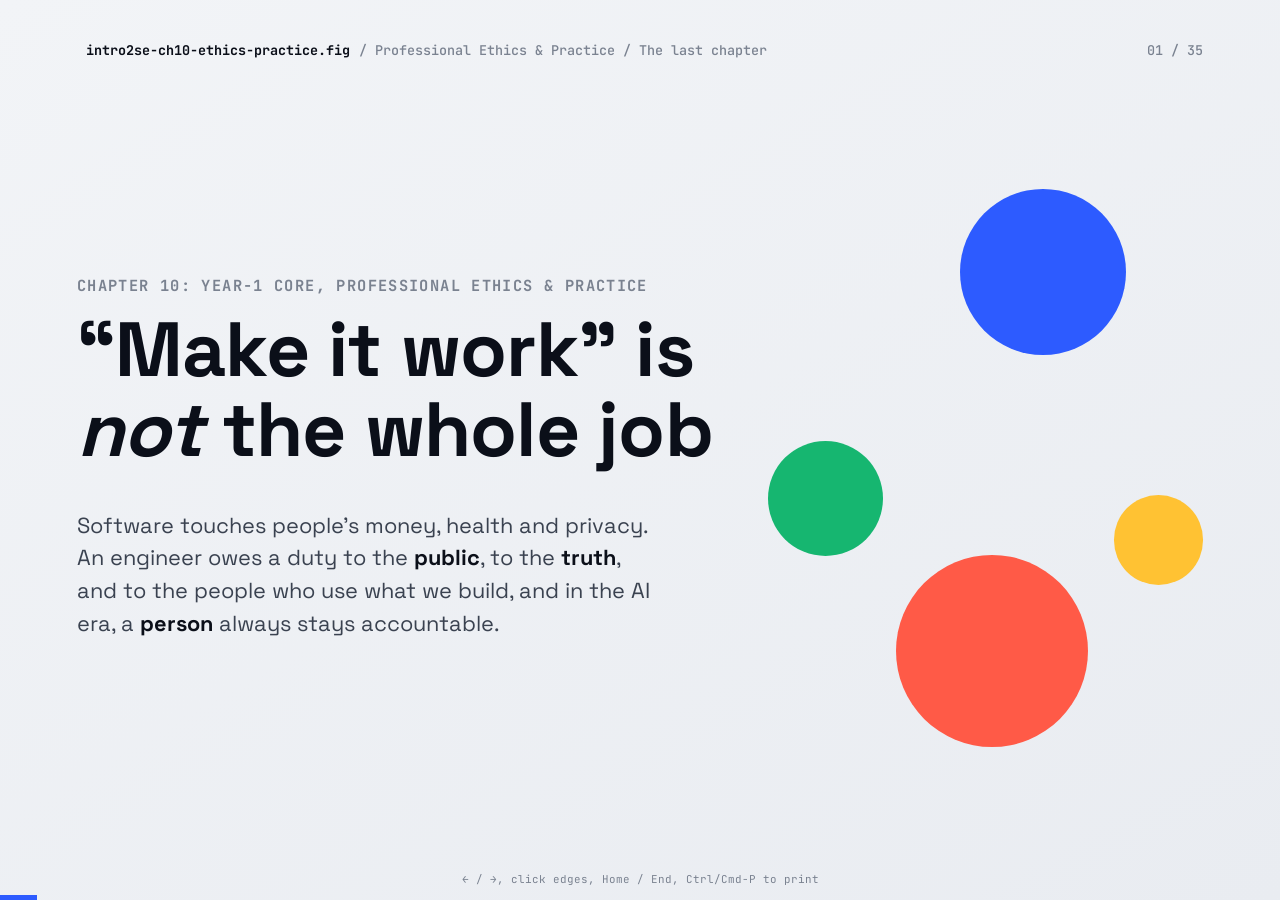
<file: Introduction-to-Software-Engineering/week11/week11-ethics-practice.html>
<!doctype html>
<html lang="en">
<head>
<meta charset="utf-8">
<meta name="viewport" content="width=device-width, initial-scale=1">
<title>Intro2SE Ch10 — Professional Ethics &amp; Practice, Year-1 Core</title>
<style>
/* Intro2SE HTML slide-deck theme + engine
   Matches the Intro2SE pptx (intro2se-weekNN.fig) look:
   Space Grotesk + JetBrains Mono, #EEF0F3 bg, colored-circle motif,
   white cards, red/yellow/blue/green accents.
   Keyboard-navigable single-slide-at-a-time deck. Print = all slides. */

@import url('https://fonts.googleapis.com/css2?family=Space+Grotesk:wght@400;500;600;700&family=JetBrains+Mono:wght@400;500;700&display=swap');

:root{
  --bg:#EEF0F3; --ink:#0B0F19; --text:#3A4250; --muted:#7A8290;
  --border:#E4E7EC; --border-2:#C8CCD3; --white:#FFFFFF; --panel:#F7F8FA;
  --yellow:#FFC233; --red:#FF5A47; --blue:#2D5BFF; --green:#16B670;
  --disp:"Space Grotesk",-apple-system,"Segoe UI","Noto Sans Thai",sans-serif;
  --mono:"JetBrains Mono","SF Mono",Menlo,Consolas,monospace;
  --shadow:0 1.2vh 3vh rgba(11,15,25,.08);
}
*{box-sizing:border-box;margin:0;padding:0}
html,body{height:100%}
body{font-family:var(--disp);color:var(--text);background:#0b1b2e}

#deck{position:relative;height:100vh;width:100vw;overflow:hidden}
.slide{
  position:absolute;inset:0;display:none;flex-direction:column;
  padding:4.5vh 6vw 6vh;
  background:linear-gradient(150deg,#f2f4f7 0%,#e9ecf1 100%);
  overflow:hidden;
}
.slide.active{display:flex;animation:f .3s ease}
@keyframes f{from{opacity:0;transform:translateY(1vh)}to{opacity:1;transform:none}}

/* ---- top chrome bar ---- */
.chrome{
  display:flex;align-items:center;justify-content:space-between;gap:1vw;
  font-family:var(--mono);font-weight:700;font-size:1.05vw;color:var(--ink);
  padding-bottom:2.2vh;flex:0 0 auto;
}
.chrome .l{display:flex;align-items:center;gap:.7vw;min-width:0}
.chrome .play{color:var(--blue)}
.chrome .crumb{color:var(--muted);font-weight:500;white-space:nowrap;overflow:hidden;text-overflow:ellipsis}
.chrome .count{color:var(--muted);font-weight:500;white-space:nowrap}

/* body region */
.body{flex:1 1 auto;display:flex;flex-direction:column;justify-content:center;min-height:0}
.body.top{justify-content:flex-start}

/* ---- typography ---- */
.kicker{font-family:var(--mono);font-weight:700;letter-spacing:.09em;text-transform:uppercase;
  font-size:1.05vw;color:var(--muted);margin-bottom:1.4vh;display:block}
.kicker.blue{color:var(--blue)} .kicker.red{color:var(--red)}
.kicker.green{color:var(--green)} .kicker.gold{color:#a67a00}
h1.head{font-family:var(--disp);font-weight:700;color:var(--ink);
  font-size:4.6vw;line-height:1.05;letter-spacing:-.01em;margin-bottom:1.4vh}
h2.head{font-family:var(--disp);font-weight:700;color:var(--ink);
  font-size:3.2vw;line-height:1.1;letter-spacing:-.01em;margin-bottom:2vh}
.dek{font-size:1.7vw;line-height:1.5;color:var(--text);max-width:80%;margin-bottom:2.4vh}
.dek.narrow{max-width:64%}
p{margin:0 0 1vh} strong{color:var(--ink);font-weight:700}
.sub{font-size:1.35vw;color:var(--muted);margin-top:1vh}

/* ---- title slide ---- */
.title-slide .kicker{font-size:1.2vw}
.title-slide h1.head{font-size:6vw;max-width:62%}
.title-slide .lead{font-size:1.7vw;color:var(--text);max-width:52%;margin-top:3vh;line-height:1.5}
.circles{position:absolute;right:6vw;top:50%;transform:translateY(-50%);width:34vw;height:70vh}
.circles i{position:absolute;border-radius:50%;display:block}
.circles .c1{width:13vw;height:13vw;background:var(--blue);right:6vw;top:6vh}
.circles .c2{width:9vw;height:9vw;background:var(--green);left:0;top:34vh}
.circles .c3{width:7vw;height:7vw;background:var(--yellow);right:0;top:40vh}
.circles .c4{width:15vw;height:15vw;background:var(--red);right:9vw;bottom:2vh}

/* ---- generic grids ---- */
.grid{display:grid;gap:1.4vw}
.g2{grid-template-columns:1fr 1fr}
.g3{grid-template-columns:repeat(3,1fr)}
.g4{grid-template-columns:repeat(4,1fr)}

/* ---- browser cards (mac dots) ---- */
.bcard{background:var(--white);border-radius:1.2vw;box-shadow:var(--shadow);
  padding:2.4vh 1.7vw;display:flex;flex-direction:column;min-width:0}
.bcard .dots{display:flex;gap:.5vw;margin-bottom:2vh}
.bcard .dots i{width:.85vw;height:.85vw;border-radius:50%;display:block}
.bcard .dots i:nth-child(1){background:var(--red)}
.bcard .dots i:nth-child(2){background:var(--yellow)}
.bcard .dots i:nth-child(3){background:var(--green)}
.bcard .lbl{font-family:var(--mono);font-weight:700;letter-spacing:.05em;text-transform:uppercase;
  font-size:1vw;color:var(--muted);margin-bottom:1.2vh}
.bcard h3{font-family:var(--disp);font-weight:700;color:var(--ink);font-size:1.9vw;line-height:1.1;margin-bottom:1.4vh}
.bcard p{font-size:1.35vw;line-height:1.45;color:var(--text)}
.bcard .foot{margin-top:auto;padding-top:1.6vh}

/* chip row */
.chips{display:flex;align-items:center;gap:.7vw;flex-wrap:wrap}
.chips .chip{font-family:var(--mono);font-weight:500;font-size:1.1vw;color:var(--text);
  background:var(--panel);border-radius:999px;padding:.7vh 1vw}
.chips .chip.hot{background:#ffe9e6;color:var(--red)}
.chips .arw{color:var(--muted);font-size:1.1vw}
.squares{display:flex;gap:.6vw}
.squares i{width:2.4vw;height:2.4vw;border-radius:.5vw;display:block}
.squares .y{background:var(--yellow)} .squares .r{background:var(--red)} .squares .g{background:var(--green)}

/* ---- big color cards (red/yellow/green) ---- */
.ccard{border-radius:1.2vw;padding:3vh 1.8vw;display:flex;flex-direction:column;color:#fff;min-height:52vh}
.ccard.red{background:var(--red)} .ccard.yellow{background:var(--yellow);color:var(--ink)}
.ccard.green{background:var(--green)} .ccard.blue{background:var(--blue)}
.ccard .lbl{font-family:var(--mono);font-weight:700;letter-spacing:.05em;text-transform:uppercase;
  font-size:1vw;opacity:.8;margin-bottom:2vh}
.ccard h3{font-family:var(--disp);font-weight:700;font-size:2.3vw;line-height:1.05;margin-bottom:2.2vh}
.ccard p{font-size:1.35vw;line-height:1.45}
.ccard .ico{margin-top:auto;align-self:flex-end;font-size:3vw;opacity:.9}

/* ---- stage/step light cards (with progress bar or chip) ---- */
.scard{background:var(--white);border-radius:1.1vw;box-shadow:var(--shadow);
  padding:2.4vh 1.4vw;display:flex;flex-direction:column;min-width:0}
.scard .lbl{font-family:var(--mono);font-weight:700;letter-spacing:.06em;text-transform:uppercase;
  font-size:.92vw;color:var(--muted);margin-bottom:1vh}
.scard h3{font-family:var(--disp);font-weight:700;color:var(--ink);font-size:1.5vw;line-height:1.1;margin-bottom:1.2vh}
.scard p{font-size:1.15vw;line-height:1.4;color:var(--text);flex:1}
.scard .bar{display:flex;gap:.3vw;margin-top:1.6vh}
.scard .bar i{height:.7vh;flex:1;border-radius:999px;background:var(--border-2)}
.scard .bar.n1 i:nth-child(-n+1),.scard .bar.n2 i:nth-child(-n+2),
.scard .bar.n3 i:nth-child(-n+3),.scard .bar.n4 i:nth-child(-n+4),
.scard .bar.n5 i:nth-child(-n+5){background:var(--col,var(--blue))}
.scard.c-red{--col:var(--red)} .scard.c-yellow{--col:var(--yellow)}
.scard.c-blue{--col:var(--blue)} .scard.c-green{--col:var(--green)}
.scard .chip{align-self:flex-start;margin-top:1.4vh;font-family:var(--mono);font-weight:500;
  font-size:1vw;color:var(--text);background:var(--panel);border-radius:.5vw;padding:.5vh .9vw}

/* ---- do / don't two cards ---- */
.dcard{background:var(--white);border-radius:1.2vw;box-shadow:var(--shadow);padding:2.6vh 1.8vw}
.dcard .pill{display:inline-block;font-family:var(--mono);font-weight:700;font-size:1vw;
  color:#fff;border-radius:999px;padding:.5vh 1.1vw;margin-bottom:1.8vh}
.dcard.do .pill{background:var(--green)} .dcard.dont .pill{background:var(--red)}
.dcard .item{padding:1.2vh 0;border-top:1px solid var(--border)}
.dcard .item:first-of-type{border-top:none}
.dcard .item h4{font-family:var(--disp);font-weight:700;color:var(--ink);font-size:1.4vw;margin-bottom:.5vh}
.dcard .item p{font-size:1.15vw;line-height:1.4;color:var(--text)}

/* ---- list + panel ---- */
.listpanel{display:grid;grid-template-columns:1fr 1.05fr;gap:3vw;align-items:center}
.expl h4{font-family:var(--disp);font-weight:700;color:var(--ink);font-size:1.6vw;margin:1.8vh 0 .6vh}
.expl h4:first-child{margin-top:0}
.expl p{font-size:1.3vw;line-height:1.45;color:var(--text)}
.panel{background:var(--white);border-radius:1.2vw;box-shadow:var(--shadow);padding:1vh 1.6vw}
.panel .row{display:flex;align-items:center;gap:1vw;padding:1.6vh .4vw;border-top:1px solid var(--border)}
.panel .row:first-child{border-top:none}
.panel .row .sq{width:1.6vw;height:1.6vw;border-radius:.4vw;flex:0 0 auto}
.panel .row .n{font-family:var(--disp);font-weight:700;color:var(--ink);font-size:1.5vw;flex:0 0 auto;width:1.6vw}
.panel .row .txt{font-size:1.3vw;color:var(--ink);flex:1}
.panel .row .tag{font-family:var(--mono);font-size:1vw;color:var(--muted)}
.b-blue{background:var(--blue)} .b-red{background:var(--red)}
.b-yellow{background:var(--yellow)} .b-green{background:var(--green)} .b-purple{background:#7C4DFF}

/* ---- pills (before you leave) ---- */
.pillrows{display:flex;flex-direction:column;gap:1.4vh}
.pillrow{display:flex;align-items:center;gap:1.4vw}
.pillrow .k{font-size:1.4vw;color:var(--ink);width:12vw;flex:0 0 auto}
.pillrow .v{font-family:var(--mono);font-weight:500;font-size:1.35vw;color:#fff;
  border-radius:999px;padding:1.1vh 1.6vw;flex:1}

/* ---- quote ---- */
.quote{background:var(--panel);border-left:.5vw solid var(--yellow);border-radius:0 1vw 1vw 0;
  padding:2.6vh 2vw}
.quote p{font-size:2.2vw;line-height:1.35;color:var(--ink);font-weight:500}
.quote .by{font-size:1.4vw;color:var(--muted);font-style:italic;margin-top:1.6vh}

/* ---- horizontal flow ---- */
.flow{display:flex;align-items:stretch;gap:1vw;flex-wrap:nowrap}
.flow .node{background:var(--white);border-radius:1vw;box-shadow:var(--shadow);
  padding:2vh 1.2vw;flex:1;display:flex;flex-direction:column;justify-content:center;min-width:0;text-align:center}
.flow .node .t{font-family:var(--disp);font-weight:700;color:var(--ink);font-size:1.4vw;line-height:1.1}
.flow .node .s{font-size:1vw;color:var(--muted);margin-top:.6vh}
.flow .arw{align-self:center;color:var(--muted);font-size:1.8vw;flex:0 0 auto}
.flow .node.on-blue{background:var(--blue);color:#fff} .flow .node.on-blue .t{color:#fff}
.flow .node.on-green{background:var(--green);color:#fff} .flow .node.on-green .t{color:#fff}

/* ---- table ---- */
.table-wrap{overflow:auto;border-radius:1vw;box-shadow:var(--shadow);border:1px solid var(--border)}
table{width:100%;border-collapse:collapse;background:var(--white);font-size:1.25vw}
thead th{font-family:var(--mono);font-weight:700;letter-spacing:.03em;text-transform:uppercase;
  font-size:1vw;color:#fff;background:var(--ink);text-align:left;padding:1.4vh 1.1vw}
tbody td{padding:1.4vh 1.1vw;border-top:1px solid var(--border);vertical-align:top;line-height:1.35}
tbody tr:nth-child(even){background:var(--panel)}
td.b,th.b{font-weight:700;color:var(--ink)}

/* summary 2x2 (dark) */
.slide.dark{background:linear-gradient(150deg,#141a4a 0%,#0f1440 100%)}
.slide.dark h2.head,.slide.dark .kicker{color:#fff}
.quad{display:grid;grid-template-columns:1fr 1fr;gap:2.6vh 3vw;margin-top:1vh}
.quad .q h4{font-family:var(--disp);font-weight:700;color:#fff;font-size:1.9vw;margin-bottom:.8vh}
.quad .q p{font-size:1.3vw;line-height:1.45;color:#cfd4ea}
.quad .q .tag{font-family:var(--mono);font-size:1vw;color:#8b93c7;text-transform:uppercase;letter-spacing:.06em}

/* footer line */
.foot-note{margin-top:2.4vh;font-size:1.2vw;color:var(--muted)}
.rule{height:1px;background:var(--border);margin:2vh 0}

/* ---- deck controls ---- */
.bar{position:fixed;bottom:0;left:0;height:.6vh;background:var(--blue);transition:width .3s;z-index:6}
.hint{position:fixed;bottom:1.6vh;left:50%;transform:translateX(-50%);font-family:var(--mono);
  font-size:.85vw;color:var(--muted);z-index:6}

/* ---- print: every slide on its own page ---- */
@media print{
  #deck{height:auto;overflow:visible}
  .slide{display:flex!important;position:relative;height:100vh;page-break-after:always;
    inset:auto;break-inside:avoid}
  .bar,.hint{display:none}
}

/* ---- embedded figure images (from Week2.pptx) ---- */
.fig{display:block;margin:0 auto;max-width:100%;max-height:44vh;height:auto;width:auto;
  background:#fff;border-radius:1vw;box-shadow:var(--shadow);padding:1.6vh 1.6vw}
.fig.sm{max-height:28vh}
.figcap{text-align:center;font-family:var(--mono);font-size:1vw;color:var(--muted);margin-top:.9vh}

</style>
<style>
  /* deeper green for SVG box fills carrying text — theme green (#16B670) fails AA on white (~2.6:1); this passes (~5:1) */
  :root{ --gbox:#0B7A4A; }
  /* dark closing slide: invert the chrome bar text (ink-on-navy ≈ invisible otherwise) */
  .slide.dark .chrome .l{ color:#e8ecf7; }
  .slide.dark .chrome .crumb, .slide.dark .chrome .count{ color:#aeb6dd; }
  /* dark code block (git log, snippets, prompt) */
  .code{background:#0f1440;border-radius:1vw;padding:2vh 1.6vw;font-family:var(--mono);
    font-size:1.05vw;line-height:1.7;color:#c8d0f0;overflow:auto;white-space:pre}
  .code.sm{font-size:.95vw;line-height:1.6}
  .code .k{color:#7aa2ff}.code .c{color:#8891b8}.code .s{color:#7ee0b8}.code .g{color:#ffcf6b}.code .r{color:#ff8f7d}
  .codecap{font-family:var(--mono);font-size:1vw;color:var(--muted);margin:.2vh 0 1vh}
  /* numbered fundamentals panel */
  .num-row{display:flex;align-items:flex-start;gap:1.1vw;padding:1.5vh .4vw;border-top:1px solid var(--border)}
  .num-row:first-child{border-top:none}
  .num-row .n{font-family:var(--mono);font-weight:700;color:#fff;background:var(--blue);
    width:2.2vw;height:2.2vw;border-radius:.5vw;display:flex;align-items:center;justify-content:center;
    font-size:1.15vw;flex:0 0 auto}
  .num-row .n.g{background:var(--green)} .num-row .n.y{background:var(--yellow);color:var(--ink)}
  .num-row .n.r{background:var(--red)} .num-row .n.p{background:#7C4DFF}
  .num-row h4{font-family:var(--disp);font-weight:700;color:var(--ink);font-size:1.5vw;margin-bottom:.3vh}
  .num-row p{font-size:1.2vw;line-height:1.4;color:var(--text)}
  /* label chip inline */
  .lead-tag{display:inline-block;font-family:var(--mono);font-weight:700;font-size:.9vw;letter-spacing:.04em;
    text-transform:uppercase;color:#fff;background:var(--blue);border-radius:.4vw;padding:.4vh .8vw;margin-bottom:1.2vh}
  .lead-tag.g{background:var(--green)} .lead-tag.r{background:var(--red)} .lead-tag.y{background:var(--yellow);color:var(--ink)}
  /* flow arrow label */
  .flow .arw small{display:block;font-family:var(--mono);font-size:.7vw;color:var(--muted);text-align:center}
  .flow.wrap{flex-wrap:wrap;gap:1.2vh 1vw}
  /* red flow node (theme only ships on-blue / on-green) */
  .flow .node.on-red{background:var(--red);color:#fff} .flow .node.on-red .t{color:#fff}
  /* inline code — subtle mono chip on light surfaces */
  code{font-family:var(--mono);font-size:.9em;background:var(--panel);border-radius:.3vw;padding:.1vh .45vw;color:var(--ink)}
  .foot-note code{font-size:.95em}
  /* shave a few px off dense scard+foot-note slides so nothing clips at 16:9 */
  .scard{padding-top:2vh;padding-bottom:2vh}
  .scard .bar{margin-top:1.2vh}
  .body > .foot-note:last-child{margin-top:1.9vh}
  /* "IN PLAIN TERMS" — a plain-language restatement / analogy for Year-1 readers */
  .plain{background:#EAF1FF;border-left:.5vw solid var(--blue);border-radius:0 .7vw .7vw 0;
    padding:1.15vh 1.2vw;margin-top:1.6vh}
  .plain .lab{display:inline-block;font-family:var(--mono);font-weight:700;font-size:.82vw;
    letter-spacing:.05em;text-transform:uppercase;color:var(--blue);margin-bottom:.35vh}
  .plain p{font-size:1.18vw;line-height:1.42;color:var(--ink);margin:0}
  .plain.g{background:#E4F6EE;border-left-color:var(--green)} .plain.g .lab{color:#0B7A4A}
  .plain.r{background:#FFECE9;border-left-color:var(--red)} .plain.r .lab{color:#C43A2B}
  .slide.dark .plain{background:#16224a} .slide.dark .plain p{color:#e8ecf7}
  /* compact SVG figure block with a mono caption */
  .figblock{margin:.6vh 0 0}
  .figblock .cap{font-family:var(--mono);font-size:.92vw;color:var(--muted);text-align:center;margin-top:.4vh}

  /* ---- step reveal: Right/Space shows the next answer, Left hides it ---- */
  .frag{transition:opacity .25s}
  .frag:not(.on){opacity:0;visibility:hidden}
  .mark{transition:background .25s,color .25s}
  .mark.on{background:#E4F6EE;color:#0B7A4A;font-weight:700;border-radius:.4vw}
  .mark.on b{color:#0B7A4A}
  .ans{color:#0B7A4A;font-weight:700}
  .ans.no{color:#C43A2B}
  .stepnote{font-family:var(--mono);font-size:.85vw;color:var(--muted);margin-top:1.4vh}
  /* concept-check slides get a warm tint so they read as "your turn" */
  .slide.cc{background:linear-gradient(150deg,#fbf6ea 0%,#f1ead8 100%)}
  .slide.cc .kicker{color:#a67a00}
  .cc table{font-size:1.2vw}
  .cc tbody td{padding:1.15vh 1.1vw}
  /* All concept checks: larger type for the back row (professor, 19 Oct) */
  .slide.cc table{font-size:1.65vw}
  .slide.cc thead th{font-size:1.25vw;padding:1.3vh 1.2vw}
  .slide.cc tbody td{padding:1.9vh 1.2vw;line-height:1.3}
  .slide.cc .plain p{font-size:1.45vw}
  .slide.cc .plain .lab{font-size:1vw}
  .slide.cc .askbox h4{font-size:1.75vw}
  .slide.cc .askbox p{font-size:1.45vw}
  .slide.cc .askbox li{font-size:1.4vw}
  .slide.cc .stepnote{font-size:1.05vw}
  .askbox{background:var(--white);border-radius:1.1vw;box-shadow:var(--shadow);padding:2vh 1.5vw}
  .askbox h4{font-family:var(--disp);font-weight:700;color:var(--ink);font-size:1.45vw;margin-bottom:.8vh}
  .askbox p{font-size:1.2vw;line-height:1.42;color:var(--text)}
  .askbox p.ans{color:#0B7A4A}
  .askbox ul{list-style:none;display:grid;gap:.6vh;margin-top:.6vh}
  .askbox li{font-size:1.15vw;line-height:1.35;color:var(--ink);background:var(--panel);border-radius:.5vw;padding:.7vh .8vw}
  /* question focus (Critique) */
  .qf{background:var(--white);border-left:.5vw solid var(--red);border-radius:0 1vw 1vw 0;box-shadow:var(--shadow);padding:2.2vh 1.8vw}
  .qf .lab{display:block;font-family:var(--mono);font-weight:700;font-size:.85vw;letter-spacing:.05em;text-transform:uppercase;color:var(--red);margin-bottom:.8vh}
  .qf p{font-size:1.42vw;line-height:1.45;color:var(--ink)}
  .qf p.th{font-size:1.12vw;line-height:1.6;color:var(--text);margin-top:1.2vh;font-family:"Noto Sans Thai","Sarabun",var(--disp)}
  .th{font-family:"Noto Sans Thai","Sarabun",var(--disp)}
  /* timer */
  .timer{display:flex;align-items:center;gap:.9vw;margin-top:1.8vh}
  .timer .t{font-family:var(--mono);font-weight:700;font-size:3vw;color:var(--ink);min-width:8.5vw}
  .timer.run .t{color:var(--blue)} .timer.done .t{color:var(--red)}
  .timer button{font-family:var(--mono);font-weight:700;font-size:.95vw;border:none;border-radius:999px;
    padding:.9vh 1.2vw;background:var(--ink);color:#fff;cursor:pointer}
  .timer button.ghost{background:var(--white);color:var(--ink);box-shadow:var(--shadow)}
  .timer .k{font-family:var(--mono);font-size:.8vw;color:var(--muted)}
  /* MCQ practice */
  .mcq{background:var(--white);border-radius:1.1vw;box-shadow:var(--shadow);padding:1.7vh 1.4vw;min-width:0}
  .mcq .q{font-size:1.18vw;line-height:1.36;color:var(--ink);font-weight:600;margin-bottom:.9vh}
  .mcq .q strong{text-decoration:underline;text-underline-offset:.3vh}
  .mcq .q .n{font-family:var(--mono);color:var(--blue);margin-right:.4vw}
  .mcq ol{list-style:none;display:grid;gap:.25vh}
  .mcq li{font-size:1.05vw;line-height:1.32;color:var(--text);padding:.4vh .6vw}
  .mcq li b{font-family:var(--mono);margin-right:.5vw;color:var(--muted)}
  /* concept map */
  .cmap{display:grid;grid-template-columns:1fr 1fr;gap:1.6vw}
  .cmap .col{background:var(--white);border-radius:1.1vw;box-shadow:var(--shadow);padding:2vh 1.5vw}
  .cmap .col > .lab{font-family:var(--mono);font-weight:700;font-size:.95vw;letter-spacing:.05em;text-transform:uppercase;margin-bottom:1.2vh;display:block}
  .cmap .step{display:flex;gap:1vw;align-items:flex-start;padding:1vh 0;border-top:1px solid var(--border)}
  .cmap .step:first-of-type{border-top:none}
  .cmap .step h4{font-family:var(--disp);font-weight:700;color:var(--ink);font-size:1.35vw;width:7.5vw;flex:0 0 auto}
  .cmap .step p{font-size:1.1vw;line-height:1.4;color:var(--text);margin:0}
  /* editable "to be confirmed" fields on the announcement slide */
  .tbc{background:#FFF3D1;border-bottom:.3vh dashed #a67a00;padding:0 .4vw;border-radius:.3vw;outline:none;color:var(--ink)}
  .tbc:focus{background:#ffe7a3}
  .slide.dark a{color:#9fb6ff}
  /* ISO/IEC 25010:2023 nine-card grid */
  .iso9{gap:1.1vh 1vw!important}
  .iso9 .scard{padding:1.2vh 1.1vw}
  .iso9 .scard h3{font-size:1.3vw;margin-bottom:.5vh}
  .iso9 .scard p{font-size:1.02vw;line-height:1.3}
  .iso9 .scard .chip{margin-top:.6vh;font-size:.78vw;padding:.3vh .6vw}
  .chip.new{background:#FFECE9;color:#C43A2B;font-weight:700}
  @media print{
    .frag{opacity:1!important;visibility:visible!important}
    .timer button,.timer .k{display:none}
  }
</style>
<style>.sched table{font-size:1.02vw}.sched tbody td{padding:.5vh .9vw;line-height:1.25}.sched thead th{padding:.8vh .9vw}</style>
</head>
<body>
<div id="deck">

<section class="slide title-slide">
  <div class="chrome"><span class="l"><span class="play"></span> intro2se-ch10-ethics-practice.fig <span class="crumb">/ Professional Ethics &amp; Practice / The last chapter</span></span><span class="count"></span></div>
  <div class="body">
    <span class="kicker">CHAPTER 10: YEAR-1 CORE, PROFESSIONAL ETHICS &amp; PRACTICE</span>
    <h1 class="head">“Make it work” is <em>not</em> the whole job</h1>
    <p class="lead">Software touches people's money, health and privacy. An engineer owes a duty to the <strong>public</strong>, to the <strong>truth</strong>, and to the people who use what we build, and in the AI era, a <strong>person</strong> always stays accountable.</p>
  </div>
  <div class="circles"><i class="c1"></i><i class="c2"></i><i class="c3"></i><i class="c4"></i></div>
</section>
<section class="slide">
  <div class="chrome"><span class="l"><span class="play"></span> intro2se-ch10-ethics-practice.fig <span class="crumb">/ Today</span></span><span class="count"></span></div>
  <div class="body">
    <span class="kicker blue">TODAY: THE LAST CHAPTER, THEN GET READY FOR THE DEMO</span>
    <h2 class="head">Today: Ch10, then get ready for the demo and oral exam</h2>
    <div class="flow wrap" style="margin-bottom:2.4vh">
      <div class="node on-blue"><div class="t">Ch10 Ethics &amp; Practice</div><div class="s" style="color:#cfe0ff">3 concept checks</div></div><div class="arw">→</div>
      <div class="node on-red"><div class="t">Demo day</div><div class="s" style="color:#ffe1dc">your slot, what to present</div></div><div class="arw">→</div>
      <div class="node"><div class="t">Scoring</div><div class="s">demo, oral, contribution</div></div><div class="arw">→</div>
      <div class="node on-green"><div class="t">Exam practice</div><div class="s" style="color:#d6f5e6">4 MCQ on Ch10</div></div>
    </div>
    <div class="grid g3">
      <div class="scard c-blue"><div class="lbl">Goal</div><h3>Understand the concepts</h3><p>Ch10 is on the final exam (Ch1 to Ch10, English MCQ with 4 options + short answer).</p><div class="bar n1"><i></i><i></i><i></i></div></div>
      <div class="scard c-yellow"><div class="lbl">Concept checks</div><h3>Answer together</h3><p>After each topic: a short situation, the whole room answers at once. Not graded.</p><div class="bar n2"><i></i><i></i><i></i></div></div>
      <div class="scard c-red"><div class="lbl">Your team</div><h3>Find your slot</h3><p>13 teams on Mon 9 Nov, 13 on Mon 16 Nov, 12 minutes each. Know your time and what to show.</p><div class="bar n3"><i></i><i></i><i></i></div></div>
    </div>
    <p class="foot-note">This chapter ties straight into your <strong>AI-Use Statement</strong> and the <strong>oral exam</strong>. It also includes a case study on <strong>AI backdoors</strong>.</p>
  </div>
</section>
<section class="slide">
  <div class="chrome"><span class="l"><span class="play"></span> intro2se-ch10-ethics-practice.fig <span class="crumb">/ Where we are</span></span><span class="count"></span></div>
  <div class="body">
    <span class="kicker blue">THE GOLDEN THREAD: THE FINAL CHAPTER</span>
    <h2 class="head">From how we build to who we build for</h2>
    <div class="flow wrap" style="margin-bottom:2.4vh"><div class="node"><div class="t">Problem</div><div class="s">Ch1</div></div><div class="arw">→</div><div class="node"><div class="t">FR / NFR</div><div class="s">Ch3</div></div><div class="arw">→</div><div class="node"><div class="t">Model</div><div class="s">Ch4</div></div><div class="arw">→</div><div class="node"><div class="t">Design</div><div class="s">Ch5</div></div><div class="arw">→</div><div class="node"><div class="t">Code</div><div class="s">Ch6</div></div><div class="arw">→</div><div class="node"><div class="t">Test</div><div class="s">Ch7</div></div><div class="arw">→</div><div class="node"><div class="t">Quality</div><div class="s">Ch8</div></div><div class="arw">→</div><div class="node"><div class="t">PM</div><div class="s">Ch9</div></div><div class="arw">→</div><div class="node on-blue"><div class="t">Ethics</div><div class="s" style="color:#cfe0ff">Ch10</div></div></div>
    <div class="grid g3">
      <div class="scard c-blue"><div class="lbl">Ideas 1 and 2</div><h3>Ethics &amp; data</h3><p>The ACM/IEEE Code, four everyday issues, and data ethics: can vs should.</p><div class="bar n1"><i></i><i></i><i></i></div></div>
      <div class="scard c-green"><div class="lbl">Ideas 3 and 4</div><h3>Responsible AI &amp; practice</h3><p>A person stays accountable, with an AI backdoor case study; habits that make you easy to work with.</p><div class="bar n2"><i></i><i></i><i></i></div></div>
      <div class="scard c-red"><div class="lbl">Idea 5</div><h3>Dev tools</h3><p>IDE, Git and GitHub, tests, and a taste of CI.</p><div class="bar n3"><i></i><i></i><i></i></div></div>
    </div>
    <p class="foot-note">Ch8 asked “can it be trusted?”, Ch9 asked “how does the team finish?”. Ch10 asks <strong>“should we build it this way, and who answers for it?”</strong></p>
  </div>
</section>
<section class="slide">
  <div class="chrome"><span class="l"><span class="play"></span> intro2se-ch10-ethics-practice.fig <span class="crumb">/ SE ethics</span></span><span class="count"></span></div>
  <div class="body">
    <span class="kicker blue">IDEA 1: DUTIES BEYOND “IT COMPILES”</span>
    <h2 class="head">Professional codes spell out what we owe</h2>
    <div class="grid g3">
      <div class="bcard"><span class="lbl">Public interest</span><h3>People come first</h3><p>Act consistently with public health, safety and welfare, above your own or your client's convenience.</p></div>
      <div class="bcard"><span class="lbl">Honesty</span><h3>Be truthful</h3><p>Don't overstate what the software does, hide known defects, or take credit for others' work.</p></div>
      <div class="bcard"><span class="lbl">Competence &amp; care</span><h3>Do work you can stand behind</h3><p>Only sign off on work you believe is right, and keep learning. The <strong>ACM/IEEE Code</strong> is the shared standard.</p></div>
    </div>
    <div class="plain"><span class="lab">In plain terms</span><p>A profession is a promise. Doctors, engineers and now software builders hold power over people's lives. The code of ethics is how we keep that trust.</p></div>
  </div>
</section>
<section class="slide">
  <div class="chrome"><span class="l"><span class="play"></span> intro2se-ch10-ethics-practice.fig <span class="crumb">/ Where the Code comes from</span></span><span class="count"></span></div>
  <div class="body top">
    <span class="kicker blue">IDEA 1a: WHY SOFTWARE ENGINEERING NEEDED ITS OWN CODE</span>
    <h2 class="head">Two societies, one code for a new profession</h2>
    <div class="flow wrap" style="margin-bottom:2vh">
      <div class="node"><div class="t">1993</div><div class="s">IEEE-CS steering committee; ACM commission</div></div><div class="arw">→</div>
      <div class="node"><div class="t">1994</div><div class="s">Joint ACM + IEEE-CS committee</div></div><div class="arw">→</div>
      <div class="node"><div class="t">1997</div><div class="s">Draft in <em>Comm. ACM</em>, for comments</div></div><div class="arw">→</div>
      <div class="node on-blue"><div class="t">1999</div><div class="s" style="color:#cfe0ff">Version 5.2 approved</div></div>
    </div>
    <div class="grid g3">
      <div class="scard c-blue"><div class="lbl">The goal</div><h3>Make SE a profession</h3><p>The joint committee set out to define standard terms, a body of knowledge, curricula and <strong>ethical standards</strong> for software engineers.</p><div class="bar n1"><i></i><i></i><i></i></div></div>
      <div class="scard c-green"><div class="lbl">What a code does</div><h3>Educate, inspire, inform</h3><p>It tells members what peers expect, tells the <strong>public</strong> what the profession is responsible for, and gives practical advice. It is <strong>not a law</strong>.</p><div class="bar n2"><i></i><i></i><i></i></div></div>
      <div class="scard c-red"><div class="lbl">Who it covers</div><h3>Including students</h3><p>Practitioners, educators, managers, policy makers, <strong>trainees and students</strong> of the profession. That means you, now.</p><div class="bar n3"><i></i><i></i><i></i></div></div>
    </div>
    <div class="plain"><span class="lab">The preamble, in one line</span><p>People who build software have real chances “to do good and to cause harm”, and to enable others to do either. The code exists so that power is used for good.</p></div>
    <p class="foot-note">Source: Gotterbarn, Miller &amp; Rogerson, “Software Engineering Code of Ethics,” <em>Comm. ACM</em> 40(11), Nov 1997 (draft for comment). Final version 5.2 approved 1999.</p>
  </div>
</section>
<section class="slide">
  <div class="chrome"><span class="l"><span class="play"></span> intro2se-ch10-ethics-practice.fig <span class="crumb">/ The eight principles</span></span><span class="count"></span></div>
  <div class="body">
    <span class="kicker blue">IDEA 1b: THE EIGHT PRINCIPLES (ACM/IEEE-CS, 1999)</span>
    <h2 class="head">The Software Engineering Code of Ethics</h2>
    <div class="grid g4" style="gap:1vw">
      <div class="scard c-blue"><div class="lbl">1</div><h3>Public</h3><p>Act in the public interest.</p><div class="bar n1"><i></i><i></i><i></i></div></div>
      <div class="scard c-green"><div class="lbl">2</div><h3>Client &amp; employer</h3><p>Serve them, within the public interest.</p><div class="bar n2"><i></i><i></i><i></i></div></div>
      <div class="scard c-yellow"><div class="lbl">3</div><h3>Product</h3><p>Meet the highest standards you can.</p><div class="bar n3"><i></i><i></i><i></i></div></div>
      <div class="scard c-red"><div class="lbl">4</div><h3>Judgment</h3><p>Keep it independent and honest.</p><div class="bar n4"><i></i><i></i><i></i></div></div>
      <div class="scard c-green"><div class="lbl">5</div><h3>Management</h3><p>Lead ethically.</p><div class="bar n2"><i></i><i></i><i></i></div></div>
      <div class="scard c-blue"><div class="lbl">6</div><h3>Profession</h3><p>Protect its integrity and reputation.</p><div class="bar n1"><i></i><i></i><i></i></div></div>
      <div class="scard c-yellow"><div class="lbl">7</div><h3>Colleagues</h3><p>Be fair and supportive; credit their work.</p><div class="bar n3"><i></i><i></i><i></i></div></div>
      <div class="scard c-red"><div class="lbl">8</div><h3>Self</h3><p>Keep learning, keep ethical.</p><div class="bar n4"><i></i><i></i><i></i></div></div>
    </div>
    <p class="foot-note">Source: ACM/IEEE-CS Software Engineering Code of Ethics (Gotterbarn, Miller &amp; Rogerson, <em>Comm. ACM</em>, 1999); Sommerville 9e, Fig 1.3. The 1997 draft listed Product first; the approved 1999 version moved <strong>Public</strong> to the top.</p>
    <div class="plain g"><span class="lab">In plain terms</span><p>Read the <strong>first word</strong> of each line: Public comes first, then the people you serve, the product, your own judgment. Ethics radiates outward, starting from “do no harm to the public.”</p></div>
  </div>
</section>
<section class="slide">
  <div class="chrome"><span class="l"><span class="play"></span> intro2se-ch10-ethics-practice.fig <span class="crumb">/ Three levels of obligation</span></span><span class="count"></span></div>
  <div class="body top">
    <span class="kicker blue">IDEA 1c: HOW THE CODE IS BUILT</span>
    <h2 class="head">Every principle works at three levels</h2>
    <div class="grid g3">
      <div class="scard c-yellow"><div class="lbl">Level 1: Aspire</div><h3>To be human</h3><p>Values every person shares, such as honesty and fairness. They set a direction and need your own ethical judgment.</p><div class="bar n1"><i></i><i></i><i></i></div></div>
      <div class="scard c-blue"><div class="lbl">Level 2: Expect</div><h3>To be professional</h3><p>Duties every professional owes, because people <strong>affected by your work</strong> deserve special care.</p><div class="bar n2"><i></i><i></i><i></i></div></div>
      <div class="scard c-green"><div class="lbl">Level 3: Demand</div><h3>To use good practices</h3><p>Specific, often measurable behaviours of software engineering today, close to the current state of the art.</p><div class="bar n3"><i></i><i></i><i></i></div></div>
    </div>
    <div class="table-wrap" style="margin-top:1.8vh">
      <table>
        <thead><tr><th style="width:18%">Level</th><th>Example for “Public” (our illustration of the idea)</th></tr></thead>
        <tbody>
          <tr><td class="b">Aspire</td><td>Be fair and truthful in everything you say about the software.</td></tr>
          <tr><td class="b">Expect</td><td>Accept full responsibility for your own work, including the parts AI drafted.</td></tr>
          <tr><td class="b">Demand</td><td>Approve software only if you have good grounds to believe it is safe, meets its specification and has passed appropriate tests.</td></tr>
        </tbody>
      </table>
    </div>
    <p class="foot-note">Source: Gotterbarn, Miller &amp; Rogerson (1997), preamble. The code does not label each clause with a level; the table shows how the idea applies.</p>
  </div>
</section>
<section class="slide">
  <div class="chrome"><span class="l"><span class="play"></span> intro2se-ch10-ethics-practice.fig <span class="crumb">/ Principles 1 to 4 in practice</span></span><span class="count"></span></div>
  <div class="body top">
    <span class="kicker blue">IDEA 1d: WHAT EACH PRINCIPLE ASKS (1 TO 4)</span>
    <h2 class="head">Principles 1 to 4: what they ask you to do</h2>
    <div class="table-wrap">
      <table>
        <thead><tr><th style="width:17%">Principle</th><th style="width:52%">Key clauses (paraphrased)</th><th>In this course</th></tr></thead>
        <tbody>
          <tr><td class="b">1 Public</td><td>Disclose any danger the software may cause; approve only software you believe is safe and tested; never put your own, your employer's or a client's interest ahead of the public's; accept full responsibility for your work.</td><td>“The AI wrote it” is not a defence; you own what you submit.</td></tr>
          <tr><td class="b">2 Client &amp; employer</td><td>Work only within your competence; keep their information confidential (unless the public is at risk); tell them early if a project is likely to fail, overrun, or break copyright; never use illegally obtained software.</td><td>Tell the team <em>before</em> the deadline; no pirated tools or unlicensed code.</td></tr>
          <tr><td class="b">3 Product</td><td>Specifications documented and approved; realistic estimates with a risk assessment; adequate testing, debugging and review; respect the privacy of users; use only accurate data from legal sources.</td><td>SRS + acceptance criteria (Ch3), tests (Ch7), PDPA (Ch8), risk (Ch9).</td></tr>
          <tr><td class="b">4 Judgment</td><td>Stay objective when evaluating software; sign only documents within your competence; reject bribery; disclose conflicts of interest; temper technical judgment with human values.</td><td>Never sign a test report you did not run.</td></tr>
        </tbody>
      </table>
    </div>
    <p class="foot-note">Clauses paraphrased from Gotterbarn, Miller &amp; Rogerson (1997). Principle numbers follow the approved 1999 version (Sommerville Fig 1.3).</p>
  </div>
</section>
<section class="slide">
  <div class="chrome"><span class="l"><span class="play"></span> intro2se-ch10-ethics-practice.fig <span class="crumb">/ Principles 5 to 8 in practice</span></span><span class="count"></span></div>
  <div class="body top">
    <span class="kicker blue">IDEA 1e: WHAT EACH PRINCIPLE ASKS (5 TO 8)</span>
    <h2 class="head">Principles 5 to 8: what they ask you to do</h2>
    <div class="table-wrap">
      <table>
        <thead><tr><th style="width:17%">Principle</th><th style="width:52%">Key clauses (paraphrased)</th><th>In this course</th></tr></thead>
        <tbody>
          <tr><td class="b">5 Management</td><td>Tell people the standards before holding them to them; assign work by education and experience, while helping people grow; agree fairly who owns what; never ask anyone to break the code.</td><td>Team leads rotate (Ch9); agree roles and ownership in the charter.</td></tr>
          <tr><td class="b">6 Profession</td><td>Be accurate about what the software does, avoiding deceptive or misleading claims; take responsibility for finding, fixing and reporting errors; obey the law, as far as it is consistent with public welfare.</td><td>At the demo, show what works; don't oversell.</td></tr>
          <tr><td class="b">7 Colleagues</td><td>Credit fully the work of others; review others' work objectively, candidly and with a record; give colleagues a fair hearing; ask experts when outside your competence.</td><td>Pull-request reviews (Ch6); honest credit in the AI-Use Statement.</td></tr>
          <tr><td class="b">8 Self</td><td>Keep learning design, development, testing and management; improve your documentation; know the law and the code that govern your work.</td><td>AI makes learning faster, not optional.</td></tr>
        </tbody>
      </table>
    </div>
    <p class="foot-note">Clauses paraphrased from Gotterbarn, Miller &amp; Rogerson (1997). Principle numbers follow the approved 1999 version (Sommerville Fig 1.3).</p>
  </div>
</section>
<section class="slide">
  <div class="chrome"><span class="l"><span class="play"></span> intro2se-ch10-ethics-practice.fig <span class="crumb">/ When principles conflict</span></span><span class="count"></span></div>
  <div class="body top">
    <span class="kicker blue">IDEA 1f: USING THE CODE WHEN IT GETS HARD</span>
    <h2 class="head">The code is not an algorithm: five questions to ask</h2>
    <div class="grid g2" style="align-items:start">
      <div class="panel" style="padding:.4vh 1.4vw">
        <div class="num-row"><span class="n">1</span><div><h4>Who is affected?</h4><p>Think broadly: users, third parties, people who never touch the app.</p></div></div>
        <div class="num-row"><span class="n g">2</span><div><h4>Are we treating people with respect?</h4><p>You and your colleagues, towards every person involved.</p></div></div>
        <div class="num-row"><span class="n y">3</span><div><h4>How would a well-informed public see it?</h4><p>If they knew all the facts, would they accept your decision?</p></div></div>
        <div class="num-row"><span class="n r">4</span><div><h4>What happens to the least empowered?</h4><p>The people with the least power to complain or protect themselves.</p></div></div>
        <div class="num-row"><span class="n p">5</span><div><h4>Would an ideal professional do this?</h4><p>Would respected, experienced peers who knew the facts judge it worthy?</p></div></div>
      </div>
      <div>
        <div class="bcard"><span class="lbl">Try it</span><h3>Ship Friday, or fix the leak?</h3><p>Affected: every user whose data can leak. Least empowered: users who never chose this app. Informed public: would not accept “we knew, but the deadline came first.” <strong>Answer: report the risk and delay or fix (Principle 1).</strong></p></div>
        <div class="plain g"><span class="lab">Why five questions, not a rulebook</span><p>Principles can conflict with each other or with other rules. The code gives no automatic answer; it gives you a <strong>way to judge</strong>, and a written standard the whole team can point to when they say no.</p></div>
      </div>
    </div>
    <p class="foot-note">Source: Gotterbarn, Miller &amp; Rogerson (1997), preamble. Not exhaustive: the code warns against using any single clause in isolation to justify a mistake.</p>
  </div>
</section>
<section class="slide cc">
  <div class="chrome"><span class="l"><span class="play"></span> intro2se-ch10-ethics-practice.fig <span class="crumb">/ Concept check 1</span></span><span class="count"></span></div>
  <div class="body">
    <span class="kicker">CONCEPT CHECK 1: THE EIGHT PRINCIPLES</span>
    <h2 class="head">Which principle does it break?</h2>
    <div class="table-wrap">
      <table>
        <thead><tr><th style="width:56%">Situation</th><th style="width:20%">Principle</th><th>Why</th></tr></thead>
        <tbody>
          <tr><td>Your manager says ship on Friday, although the team knows a bug can leak users' data.</td><td class="frag ans" data-f="a">1 Public</td><td class="frag" data-f="a">People's data before the deadline (also 3 and 4)</td></tr>
          <tr><td>You sign a test report saying all tests passed, but you never ran them.</td><td class="frag ans" data-f="b">4 Judgment</td><td class="frag" data-f="b">Sign only what you believe is true</td></tr>
          <tr><td>You present a classmate's module as your own work in the demo.</td><td class="frag ans" data-f="c">7 Colleagues</td><td class="frag" data-f="c">Credit the work of others</td></tr>
          <tr><td>A team lead tells juniors to hide known defects from the client.</td><td class="frag ans" data-f="d">5 Management</td><td class="frag" data-f="d">Leaders must lead ethically</td></tr>
        </tbody>
      </table>
    </div>
    <div class="plain g frag"><span class="lab">Follow-up</span><p>Doesn't Principle 2 say “serve your employer”? <strong>Yes, but only within the public interest. Principle 1 comes first.</strong></p></div>
  </div>
</section>
<section class="slide">
  <div class="chrome"><span class="l"><span class="play"></span> intro2se-ch10-ethics-practice.fig <span class="crumb">/ Four everyday issues</span></span><span class="count"></span></div>
  <div class="body">
    <span class="kicker blue">IDEA 1g: WHERE ETHICS SHOWS UP (SOMMERVILLE §1.2)</span>
    <h2 class="head">Four issues you'll meet in ordinary work</h2>
    <div class="grid g4" style="gap:1.1vw">
      <div class="bcard"><span class="lbl">#1</span><h3>Confidentiality</h3><p>Respect your employer's and client's information, with or without a signed agreement.</p></div>
      <div class="bcard"><span class="lbl">#2</span><h3>Competence</h3><p>Don't misrepresent your skill, and don't take on work beyond it.</p></div>
      <div class="bcard"><span class="lbl">#3</span><h3>IP rights</h3><p>Know and respect patents, copyright and licences. Protect what isn't yours.</p></div>
      <div class="bcard"><span class="lbl">#4</span><h3>Computer misuse</h3><p>Don't use your skills to harm others' systems, from time-wasting to malware.</p></div>
    </div>
    <div class="plain"><span class="lab">Connects to this course</span><p>Confidentiality + IP = why you never commit secrets or copy code without a licence. Competence + misuse = why “the AI wrote it” never excuses harm.</p></div>
    <p class="foot-note">Source: Sommerville 9e, §1.2 Software engineering ethics.</p>
  </div>
</section>
<section class="slide">
  <div class="chrome"><span class="l"><span class="play"></span> intro2se-ch10-ethics-practice.fig <span class="crumb">/ Data ethics &amp; privacy</span></span><span class="count"></span></div>
  <div class="body">
    <span class="kicker blue">IDEA 2: CAN vs SHOULD</span>
    <h2 class="head">Just because you <em>can</em> collect it doesn't mean you <em>should</em></h2>
    <div class="grid g3">
      <div class="scard c-blue"><div class="lbl">Minimise</div><h3>Collect the least</h3><p>Only what the feature truly needs. Every extra field is a liability you now have to protect.</p><div class="bar n1"><i></i><i></i><i></i></div></div>
      <div class="scard c-green"><div class="lbl">Protect</div><h3>Guard what you hold</h3><p>Secure it, limit who can see it, and honour people's right to see, correct and delete (PDPA, Ch8).</p><div class="bar n2"><i></i><i></i><i></i></div></div>
      <div class="scard c-red"><div class="lbl">Be transparent</div><h3>Say what and why</h3><p>Tell people what you collect and how it's used, in plain language, before they hand it over.</p><div class="bar n3"><i></i><i></i><i></i></div></div>
    </div>
    <div class="plain g"><span class="lab">Carries Ch8 forward</span><p>Security was the <em>how</em>; data ethics is the <em>whether</em>. The most private data is the data you chose never to collect. Which fields in your prototype are not really needed?</p></div>
  </div>
</section>
<section class="slide cc">
  <div class="chrome"><span class="l"><span class="play"></span> intro2se-ch10-ethics-practice.fig <span class="crumb">/ Concept check 2</span></span><span class="count"></span></div>
  <div class="body">
    <span class="kicker">CONCEPT CHECK 2: EVERYDAY ISSUES &amp; DATA ETHICS</span>
    <h2 class="head">Which issue or data rule is it?</h2>
    <div class="table-wrap">
      <table>
        <thead><tr><th style="width:62%">Situation</th><th>Issue or rule</th></tr></thead>
        <tbody>
          <tr><td>You post a screenshot of a client's internal dashboard in a public Discord to ask for help.</td><td class="frag ans" data-f="a">Confidentiality</td></tr>
          <tr><td>You paste code from a GitHub repo that has no licence into your product.</td><td class="frag ans" data-f="b">IP rights</td></tr>
          <tr><td>After one tutorial, you tell a client you are an expert and take the job.</td><td class="frag ans" data-f="c">Competence</td></tr>
          <tr><td>A study-reminder app asks for your national ID number and birthday at sign-up.</td><td class="frag ans" data-f="d">Minimise</td></tr>
          <tr><td>The app shares usage data with an ad partner, but the privacy notice never says so.</td><td class="frag ans" data-f="e">Be transparent</td></tr>
        </tbody>
      </table>
    </div>
    <div class="plain g frag"><span class="lab">Follow-up</span><p>The last two are legal and technical problems too. <strong>Ch8 PDPA said what the law requires; Ch10 asks whether we should collect it at all.</strong></p></div>
  </div>
</section>
<section class="slide">
  <div class="chrome"><span class="l"><span class="play"></span> intro2se-ch10-ethics-practice.fig <span class="crumb">/ Responsible AI use</span></span><span class="count"></span></div>
  <div class="body">
    <span class="kicker red">IDEA 3: AI-FIRST, BUT A PERSON IS ACCOUNTABLE</span>
    <h2 class="head">AI can be wrong or biased, and it cannot be responsible</h2>
    <div class="grid g2">
      <div class="dcard do">
        <span class="pill">DO</span>
        <div class="item"><h4>Keep a human sign-off</h4><p>A person reads, tests and approves. Accountability can't be delegated to a model.</p></div>
        <div class="item"><h4>Be transparent</h4><p>Disclose where AI was used. That is exactly what your <strong>AI-Use Statement</strong> is for.</p></div>
        <div class="item"><h4>Watch for bias and error</h4><p>AI reflects its training data. Check outputs against reality, especially about people.</p></div>
      </div>
      <div class="dcard dont">
        <span class="pill">DON'T</span>
        <div class="item"><h4>“The AI said so”</h4><p>Not a defence. If you shipped it, you own it, bug and bias included.</p></div>
        <div class="item"><h4>Paste private data into prompts</h4><p>Treat a prompt as public. Never feed real personal data or secrets.</p></div>
        <div class="item"><h4>Pass AI work off as fully your own</h4><p>Honesty (Idea 1) applies to how the work was made, too.</p></div>
      </div>
    </div>
    <div class="plain"><span class="lab">In plain terms</span><p>AI is like a <strong>very fast intern</strong>: brilliant first drafts, but you sign the work before it goes out. If it's wrong, the boss (you) answers for it, never the intern. This is one of the four oral-exam criteria.</p></div>
  </div>
</section>
<section class="slide cc">
  <div class="chrome"><span class="l"><span class="play"></span> intro2se-ch10-ethics-practice.fig <span class="crumb">/ Concept check 3</span></span><span class="count"></span></div>
  <div class="body">
    <span class="kicker">CONCEPT CHECK 3: RESPONSIBLE AI</span>
    <h2 class="head">Responsible AI use, or not?</h2>
    <div class="table-wrap">
      <table>
        <thead><tr><th style="width:54%">Situation</th><th style="width:17%">Verdict</th><th>Why</th></tr></thead>
        <tbody>
          <tr><td>AI drafts your unit tests; you run them and fix two wrong expected values.</td><td class="frag ans" data-f="a">Responsible</td><td class="frag" data-f="a">A person checked and signed off</td></tr>
          <tr><td>You paste a real clinic's patient list into a chatbot to “make test data”.</td><td class="frag ans no" data-f="b">Not OK</td><td class="frag" data-f="b">Real personal data in a prompt</td></tr>
          <tr><td>The AI-Use Statement says “no AI used”, but AI generated the UI layout.</td><td class="frag ans no" data-f="c">Not OK</td><td class="frag" data-f="c">Honesty: disclose, don't hide</td></tr>
          <tr><td>AI-written code leaks data; the team's report says “the AI caused it”.</td><td class="frag ans no" data-f="d">Not OK</td><td class="frag" data-f="d">Accountability stays with the team</td></tr>
        </tbody>
      </table>
    </div>
    <div class="plain g frag"><span class="lab">Follow-up</span><p>Is using AI itself the problem? <strong>No. Using AI well is expected in this course. Hiding it, or shipping what you can't explain, is the problem.</strong></p></div>
  </div>
</section>
<section class="slide">
  <div class="chrome"><span class="l"><span class="play"></span> intro2se-ch10-ethics-practice.fig <span class="crumb">/ Case study: AI backdoor</span></span><span class="count"></span></div>
  <div class="body top">
    <span class="kicker red">CASE STUDY: IN THE NEWS, OCTOBER 2026</span>
    <h2 class="head">A trusted AI tool update carried a backdoor</h2>
    <div class="flow" style="margin-bottom:1.8vh">
      <div class="node"><div class="t">Marketplace</div><div class="s">attacker gets a tampered build served</div></div><div class="arw">→</div>
      <div class="node on-red"><div class="t">“Normal” update</div><div class="s" style="color:#ffe1dc">v2.1.312 and 2.1.313, about 11 hours</div></div><div class="arw">→</div>
      <div class="node"><div class="t">Developer machine</div><div class="s">attacker SSH key added</div></div><div class="arw">→</div>
      <div class="node on-red"><div class="t">Backdoor</div><div class="s" style="color:#ffe1dc">reverse tunnel opened</div></div>
    </div>
    <div class="grid g2">
      <div class="bcard"><span class="lbl">The incident, 29 Oct 2026</span><h3>Claude Code extension on the Cursor Marketplace</h3><p>Cursor says at most 5,000 users received it and other extensions were not affected. Cursor says the tampered version was not developed by Anthropic; Anthropic says none of its systems were compromised. How the attacker got in has not been stated in the sources we checked.</p></div>
      <div class="bcard"><span class="lbl">Same month: two related cases</span><h3>Packages and model weights</h3><p><strong>LiteLLM 1.107.0 (21 Oct):</strong> stolen GitHub tokens ran the release workflow; the PyPI build had a credential stealer and backdoor. <strong>Imperial College study:</strong> a tampered speech model reacted to one chosen voice. Research in a sandbox, not a real attack.</p></div>
    </div>
    <div class="plain r"><span class="lab">Backdoor, in plain terms</span><p>A hidden way in that bypasses normal login. The tool looks normal and has your permissions, so <strong>trust is the attack path</strong>.</p></div>
    <p class="foot-note">Sources: Cursor security notice; Microsoft Security Blog, 30 Oct 2026; SafeDep; Help Net Security, 22 Oct 2026. Developing story: check for updates.</p>
  </div>
</section>
<section class="slide">
  <div class="chrome"><span class="l"><span class="play"></span> intro2se-ch10-ethics-practice.fig <span class="crumb">/ Case study: in the news</span></span><span class="count"></span></div>
  <div class="body">
    <span class="kicker red">CASE STUDY: READ THE ORIGINAL REPORTS</span>
    <h2 class="head">In the news, October 2026</h2>
    <div class="grid g3">
      <div class="bcard"><span class="lbl">Cursor, official notice</span><h3>Security notice: malicious version of Anthropic.claude-code</h3><p>Primary source. See also Microsoft's analysis.</p><p class="foot"><a href="https://cursor.com/blog/claude-code-extension-security-notice" target="_blank" rel="noopener">Cursor notice</a> | <a href="https://www.microsoft.com/en-us/security/blog/2026/10/30/inside-malicious-claude-code-branded-cursor-extension-persistent-ssh-backdoor/" target="_blank" rel="noopener">Microsoft</a></p></div>
      <div class="bcard"><span class="lbl">SafeDep</span><h3>October 2026 Security Incident Review</h3><p>Covers the Cursor Marketplace and LiteLLM incidents.</p><p class="foot"><a href="https://safedep.io/october-2026-security-incident-review/" target="_blank" rel="noopener">Read the review</a></p></div>
      <div class="bcard"><span class="lbl">Help Net Security, 22 Oct 2026</span><h3>Say a few words, and a rigged AI asks for $5,000</h3><p>Imperial College research, tested in a sandbox.</p><p class="foot"><a href="https://www.helpnetsecurity.com/2026/10/22/research-speech-model-backdoor/" target="_blank" rel="noopener">Read the report</a></p></div>
    </div>
    <div class="plain"><span class="lab">Read like an engineer</span><p>Who is the source? What is confirmed, and what is still unknown? Is it a real incident or a research test?</p></div>
  </div>
</section>
<section class="slide">
  <div class="chrome"><span class="l"><span class="play"></span> intro2se-ch10-ethics-practice.fig <span class="crumb">/ Case study: what it teaches</span></span><span class="count"></span></div>
  <div class="body top">
    <span class="kicker red">CASE STUDY: DISCUSS, THEN USE THE CODE</span>
    <h2 class="head">Who is responsible, and what would you do?</h2>
    <div class="table-wrap">
      <table>
        <thead><tr><th style="width:36%">Question</th><th style="width:20%">Ch10 link</th><th>A professional response</th></tr></thead>
        <tbody>
          <tr><td>Who is affected?</td><td class="b">Five questions</td><td>Developers, and everyone whose data or code sits on their machines.</td></tr>
          <tr><td>You installed the update. What do you do first?</td><td class="b">1 Public, 6 Profession</td><td>Report it, follow the vendor's notice, check SSH keys and tunnels, rotate credentials. Uninstalling alone may not be enough.</td></tr>
          <tr><td>“The tool was official.” A full defence?</td><td class="b">Accountability</td><td>No. It explains how it happened, but your team still owns what it ships.</td></tr>
          <tr><td>What should a team change?</td><td class="b">3 Product, Ch8</td><td>Check where tools come from, delay brand-new versions, use short-lived scoped secrets, limit what AI agents can do.</td></tr>
        </tbody>
      </table>
    </div>
    <div class="plain g"><span class="lab">Keep using AI, but</span><p>Treat AI tools, packages and models as <strong>supply-chain dependencies</strong>: useful, powerful, and never trusted without checks. A human stays accountable.</p></div>
  </div>
</section>
<section class="slide">
  <div class="chrome"><span class="l"><span class="play"></span> intro2se-ch10-ethics-practice.fig <span class="crumb">/ Backdoor in your own code</span></span><span class="count"></span></div>
  <div class="body top">
    <span class="kicker red">CONCEPT: BACKDOOR IN CODE</span>
    <h2 class="head">A backdoor can also arrive in code AI writes for you</h2>
    <div class="grid g2">
      <div class="bcard"><span class="lbl">Example: login function</span><h3><code>if password == "dev-2569": return True</code></h3><p>Nobody asked for this line, yet all login tests still pass. Anyone who knows the value gets in without a real password.</p></div>
      <div class="bcard"><span class="lbl">Why tests miss it</span><h3>Tests check what should work</h3><p>They rarely check for an extra way in. That is why you <strong>read the code</strong> before committing, and why review still matters.</p></div>
    </div>
    <div class="plain r"><span class="lab">What to do</span><p><strong>Remove the line, tell the team, and test the login again.</strong> Bug or backdoor, intended or not, the risk is the same, and the team that ships it owns it.</p></div>
  </div>
</section>
<section class="slide">
  <div class="chrome"><span class="l"><span class="play"></span> intro2se-ch10-ethics-practice.fig <span class="crumb">/ Case study: local models</span></span><span class="count"></span></div>
  <div class="body top">
    <span class="kicker red">CASE STUDY: WHAT ABOUT A LOCAL MODEL?</span>
    <h2 class="head">“Local” does not mean “trusted”</h2>
    <div class="table-wrap">
      <table>
        <thead><tr><th style="width:24%">Route</th><th style="width:44%">How it works</th><th>Can it send data out?</th></tr></thead>
        <tbody>
          <tr><td class="b">Hidden code in the file</td><td>Pickle files or <code>trust_remote_code</code> can run code when loaded.</td><td>Yes, like ordinary malware. No trigger needed.</td></tr>
          <tr><td class="b">Backdoor in the weights</td><td>Training makes the model change its output on a trigger.</td><td>Not alone. Weights are numbers; they need software around them.</td></tr>
          <tr><td class="b">Model + tools or UI</td><td>A triggered output calls a tool, or puts data in a link or image URL.</td><td>Yes, if the tool has permission or the UI loads the URL.</td></tr>
        </tbody>
      </table>
    </div>
    <div class="grid g2" style="margin-top:1.6vh">
      <div class="plain g" style="margin-top:0"><span class="lab">Reduce the risk</span><p>Check the publisher and hash; prefer <code>safetensors</code>; avoid <code>trust_remote_code</code>; use a sandbox with no network; give tools the least privilege; a person confirms risky actions.</p></div>
      <div class="plain r" style="margin-top:0"><span class="lab">The limit</span><p>A file scan finds hidden code, not behaviour learned in training. Design so that <strong>even a triggered model cannot get data out</strong>.</p></div>
    </div>
  </div>
</section>
<section class="slide">
  <div class="chrome"><span class="l"><span class="play"></span> intro2se-ch10-ethics-practice.fig <span class="crumb">/ Professional practice</span></span><span class="count"></span></div>
  <div class="body">
    <span class="kicker green">IDEA 4: HABITS THAT MATTER AS MUCH AS CODE</span>
    <h2 class="head">Being easy to work with is an engineering skill</h2>
    <div class="grid g4">
      <div class="scard c-blue"><div class="lbl">Communicate</div><h3>Clearly and early</h3><p>Say what you're doing, and say when you're stuck, before the deadline.</p><div class="bar n1"><i></i><i></i><i></i></div></div>
      <div class="scard c-green"><div class="lbl">Commit</div><h3>Keep your word</h3><p>Deliver what you said, or renegotiate early. Reliability is reputation.</p><div class="bar n2"><i></i><i></i><i></i></div></div>
      <div class="scard c-yellow"><div class="lbl">Feedback</div><h3>Give and take it</h3><p>Critique the work, not the person; receive it without defensiveness.</p><div class="bar n3"><i></i><i></i><i></i></div></div>
      <div class="scard c-red"><div class="lbl">Document</div><h3>Leave a trail</h3><p>A README and clear commits so others, and future-you, can follow.</p><div class="bar n4"><i></i><i></i><i></i></div></div>
    </div>
    <div class="plain"><span class="lab">Why it's graded</span><p>These are the habits the oral exam and the GitHub contribution factor reward: the parts of engineering that no model does for you.</p></div>
  </div>
</section>
<section class="slide">
  <div class="chrome"><span class="l"><span class="play"></span> intro2se-ch10-ethics-practice.fig <span class="crumb">/ Tools &amp; dev environments</span></span><span class="count"></span></div>
  <div class="body">
    <span class="kicker green">IDEA 5: WHAT A REAL TEAM BUILDS WITH</span>
    <h2 class="head">The toolkit, and where CI fits</h2>
    <div class="flow" style="margin:1vh 0 2.2vh">
      <div class="node"><div class="t">IDE</div><div class="s">write + AI assist</div></div>
      <div class="arw">→</div>
      <div class="node on-blue"><div class="t">Git / GitHub</div><div class="s" style="color:#cfe0ff">version control</div></div>
      <div class="arw">→<small>on push</small></div>
      <div class="node on-green"><div class="t">CI</div><div class="s" style="color:#d6f5e6">runs tests automatically</div></div>
      <div class="arw">→</div>
      <div class="node"><div class="t">Deploy</div><div class="s">users can try it</div></div>
    </div>
    <p class="dek" style="margin:0">You already use the IDE, Git and tests. <strong>CI (Continuous Integration)</strong> is the new idea: a service that <strong>runs your tests on every push</strong>, so a broken change is caught in minutes, by a machine, before it reaches the team.</p>
    <div class="plain g"><span class="lab">In plain terms</span><p>CI is a <strong>tireless teammate</strong> who re-runs every test the moment you push. Our prototypes are static, so you don't need to set up CI; <strong>GitHub Pages</strong>, which republishes your site on every push, is the same idea at the Deploy step.</p></div>
  </div>
</section>
<section class="slide">
  <div class="chrome"><span class="l"><span class="play"></span> intro2se-ch10-ethics-practice.fig <span class="crumb">/ Your project + AI</span></span><span class="count"></span></div>
  <div class="body">
    <span class="kicker red">DO THIS WITH YOUR TEAM</span>
    <h2 class="head">Finish like a professional</h2>
    <div class="grid g2">
      <div class="dcard do"><span class="pill">PROJECT STEP</span>
        <div class="item"><h4>Keep the AI-Use Statement honest</h4><p>A milestone without it is capped at 50%, and it is your transparency on record.</p></div>
        <div class="item"><h4>Collect the minimum</h4><p>Trim the personal data your prototype shows or asks for before the demo; be ready to justify every field. Use made-up data only.</p></div>
      </div>
      <div class="dcard dont" style="border:none"><span class="pill" style="background:var(--red)">AI-FIRST: OWN IT</span>
        <div class="item"><h4>Be ready to explain any line</h4><p>At the oral exam, “the AI wrote it” is not an answer. Understanding is.</p></div>
        <div class="item"><h4>Disclose, don't hide</h4><p>Using AI well is expected and rewarded; hiding it is the problem.</p></div>
      </div>
    </div>
  </div>
</section>
<section class="slide">
  <div class="chrome"><span class="l"><span class="play"></span> intro2se-ch10-ethics-practice.fig <span class="crumb">/ References &amp; further reading</span></span><span class="count"></span></div>
  <div class="body top">
    <span class="kicker blue">REFERENCES: WHERE THIS COMES FROM</span>
    <h2 class="head">Textbook &amp; source references</h2>
    <div class="panel" style="padding:.4vh 1.6vw"><div class="num-row"><span class="n ">1</span><div><h4>Sommerville, I. (2011) Software Engineering, 9e</h4><p>§1.2 Software engineering ethics: confidentiality, competence, IP, misuse; Fig 1.3 the ACM/IEEE Code.</p></div></div>
<div class="num-row"><span class="n g">2</span><div><h4>ACM/IEEE-CS Code of Ethics (1999)</h4><p>Gotterbarn, Miller &amp; Rogerson: draft in <em>Comm. ACM</em> 40(11), 1997; version 5.2 approved 1999. Eight principles, three levels of obligation.</p></div></div>
<div class="num-row"><span class="n y">3</span><div><h4>Leveson &amp; Turner (1993)</h4><p>An investigation of the Therac-25 accidents: accountability and safety, <em>IEEE Computer</em> 26(7).</p></div></div>
<div class="num-row"><span class="n r">4</span><div><h4>US EPA (2015)</h4><p>Volkswagen defeat-device notice: dishonest code written to cheat an emissions test.</p></div></div>
<div class="num-row"><span class="n p">5</span><div><h4>PDPA B.E. 2562 (2019)</h4><p>The data-protection duty behind “collect the minimum, be transparent.”</p></div></div></div>
    <p class="foot-note">Before the final exam: read the eight principles and Sommerville §1.2. Your AI-Use Statement is Principle 4 (honest judgment) in practice.</p>
  </div>
</section>
<section class="slide dark">
  <div class="chrome"><span class="l"><span class="play"></span> intro2se-ch10-ethics-practice.fig <span class="crumb">/ Summary</span></span><span class="count"></span></div>
  <div class="body">
    <span class="kicker">CHAPTER 10: IN FOUR LINES</span>
    <h2 class="head">Build for people, stay accountable, leave a clear trail</h2>
    <div class="quad">
      <div class="q"><div class="tag">Ethics</div><h4>Duties beyond the code</h4><p>Public interest, honesty, competence. The ACM/IEEE Code is the shared standard; Public comes first.</p></div>
      <div class="q"><div class="tag">Data</div><h4>Can vs should</h4><p>Minimise, protect, be transparent. The safest data is what you never collected.</p></div>
      <div class="q"><div class="tag">AI</div><h4>A person is accountable</h4><p>Disclose use, keep a human sign-off, watch for bias. Check AI tools and models like any dependency. “The AI said so” is never a defence.</p></div>
      <div class="q"><div class="tag">Practice</div><h4>Habits and tools</h4><p>Communicate, commit, give feedback, document; let IDE, Git, tests and CI carry the work.</p></div>
    </div>
  </div>
</section>
<section class="slide">
  <div class="chrome"><span class="l"><span class="play"></span> intro2se-ch10-ethics-practice.fig <span class="crumb">/ Demo day schedule</span></span><span class="count"></span></div>
  <div class="body top">
    <span class="kicker blue">DEMO + ORAL EXAM: WHEN IS YOUR TEAM?</span>
    <h2 class="head">13 teams a day, 12 minutes each, in our usual class slot</h2>
    <div class="grid g2 sched" style="align-items:start">
      <div><p class="codecap"><strong>Group A</strong>: Mon 9 Nov, 12:00 to 14:50</p>
      <div class="table-wrap"><table>
        <thead><tr><th style="width:34%">Slot</th><th style="width:24%">Group</th><th>Team</th></tr></thead>
        <tbody>
            <tr><td>12:05 to 12:17</td><td class="b">Group 1</td><td>Aura</td></tr>
            <tr><td>12:17 to 12:29</td><td class="b">Group 2</td><td>5 idoiots</td></tr>
            <tr><td>12:29 to 12:41</td><td class="b">Group 3</td><td>I&#x27;m so hungry ahh</td></tr>
            <tr><td>12:41 to 12:53</td><td class="b">Group 4</td><td>Apollo</td></tr>
            <tr><td>12:53 to 13:05</td><td class="b">Group 5</td><td>Viounique</td></tr>
            <tr><td>13:05 to 13:17</td><td class="b">Group 6</td><td>dek70</td></tr>
            <tr><td>13:17 to 13:29</td><td class="b">Group 7</td><td>Gamza007</td></tr>
            <tr><td>13:29 to 13:41</td><td class="b">Group 8</td><td>MedMind</td></tr>
            <tr><td>13:41 to 13:53</td><td class="b">Group 9</td><td>Hew Khao Mak</td></tr>
            <tr><td>13:53 to 14:05</td><td class="b">Group 10</td><td>Strategic</td></tr>
            <tr><td>14:05 to 14:17</td><td class="b">Group 11</td><td>ILY3000</td></tr>
            <tr><td>14:17 to 14:29</td><td class="b">Group 12</td><td>PhomPen Duke</td></tr>
            <tr><td>14:29 to 14:41</td><td class="b">Group 13</td><td>Socrates and Skeletons</td></tr>
        </tbody></table></div></div>
      <div><p class="codecap"><strong>Group B</strong>: Mon 16 Nov, 12:00 to 14:50</p>
      <div class="table-wrap"><table>
        <thead><tr><th style="width:34%">Slot</th><th style="width:24%">Group</th><th>Team</th></tr></thead>
        <tbody>
            <tr><td>12:05 to 12:17</td><td class="b">Group 14</td><td>Larb Lamphon</td></tr>
            <tr><td>12:17 to 12:29</td><td class="b">Group 15</td><td>I don&#x27;t know</td></tr>
            <tr><td>12:29 to 12:41</td><td class="b">Group 16</td><td>16RideRight</td></tr>
            <tr><td>12:41 to 12:53</td><td class="b">Group 17</td><td>ByteSquad</td></tr>
            <tr><td>12:53 to 13:05</td><td class="b">Group 18</td><td>MFU888</td></tr>
            <tr><td>13:05 to 13:17</td><td class="b">Group 19</td><td>Yhar Bid</td></tr>
            <tr><td>13:17 to 13:29</td><td class="b">Group 20</td><td>Home sick</td></tr>
            <tr><td>13:29 to 13:41</td><td class="b">Group 21</td><td>lumen Inc.</td></tr>
            <tr><td>13:41 to 13:53</td><td class="b">Group 22</td><td>Hallo world</td></tr>
            <tr><td>13:53 to 14:05</td><td class="b">Group 23</td><td>Trauma squad</td></tr>
            <tr><td>14:05 to 14:17</td><td class="b">Group 24</td><td>team 24</td></tr>
            <tr><td>14:17 to 14:29</td><td class="b">Group 25</td><td>Team25</td></tr>
            <tr><td>14:29 to 14:41</td><td class="b">Group 26</td><td>The last one</td></tr>
        </tbody></table></div></div>
    </div>
    <p class="foot-note">12:00 to 12:05 set-up and briefing; 14:41 to 14:50 spare time. Arrive 10 minutes before your slot with the prototype already open. The whole team must be present: the oral part is individual.</p>
  </div>
</section>
<section class="slide">
  <div class="chrome"><span class="l"><span class="play"></span> intro2se-ch10-ethics-practice.fig <span class="crumb">/ What to present</span></span><span class="count"></span></div>
  <div class="body top">
    <span class="kicker blue">YOUR 12 MINUTES: 5 MIN DEMO + 6 MIN QUESTIONS (+1 MIN SET-UP)</span>
    <h2 class="head">Present in this order: follow the Golden Thread</h2>
    <div class="grid g2" style="align-items:start">
      <div class="table-wrap"><table>
        <thead><tr><th style="width:9%">#</th><th>Topic (5-min demo)</th><th style="width:16%">Time</th></tr></thead>
        <tbody>
          <tr><td class="b">1</td><td><strong>Problem and user</strong>: who has the pain, and what it is (M1)</td><td>0:30</td></tr>
          <tr><td class="b">2</td><td><strong>Must FRs</strong>: the MVP list from your SRS (M2)</td><td>0:30</td></tr>
          <tr><td class="b">3</td><td><strong>Live click-through</strong>: every Must FR happy path + 1 unhappy path (empty or error). Point: "this screen = FR-3 = this diagram = this acceptance test"</td><td>3:00</td></tr>
          <tr><td class="b">4</td><td><strong>AI use</strong>: where AI helped, what you checked and changed</td><td>0:30</td></tr>
          <tr><td class="b">5</td><td><strong>Next step</strong>: one thing you would improve, and why</td><td>0:30</td></tr>
        </tbody></table></div>
      <div>
        <div class="panel" style="padding:.4vh 1.4vw">
          <div class="num-row"><span class="n">Q</span><div><h4>6 min questions: every member answers</h4><p>1 to 2 questions each, about <strong>your own part</strong> and your AI use. Scored on the oral criteria (3 slides on).</p></div></div>
        </div>
        <div class="plain g" style="margin-top:1.4vh"><span class="lab">Have ready before your slot</span><p>Prototype opens in a browser from the repo (no server, no DB). Demo slides, Final Report with the Golden Thread table, and the AI-Use Statement in the repo. Laptop and display adapter tested.</p></div>
        <div class="plain r" style="margin-top:1.4vh"><span class="lab">Over time</span><p>At 5:00 the demo stops and questions start. Unshown features count as not shown.</p></div>
      </div>
    </div>
  </div>
</section>
<section class="slide">
  <div class="chrome"><span class="l"><span class="play"></span> intro2se-ch10-ethics-practice.fig <span class="crumb">/ How the demo is scored</span></span><span class="count"></span></div>
  <div class="body top">
    <span class="kicker blue">TEAM SCORE: M3 FINAL PROTOTYPE + DEMO = 30 POINTS (15% OF THE COURSE)</span>
    <h2 class="head">Marks are for the Golden Thread, not for a pretty app</h2>
    <div class="table-wrap"><table>
      <thead><tr><th style="width:34%">Criterion</th><th style="width:11%">Points</th><th>Full marks look like</th></tr></thead>
      <tbody>
        <tr><td class="b">Clickable prototype covers every Must FR</td><td class="b">12</td><td>Every Must-FR happy path is clickable end to end (no real DB), plus an unhappy path (empty or error state)</td></tr>
        <tr><td class="b">Golden Thread coherence</td><td class="b">6</td><td>You can point: this feature = FR-3 = this diagram = this acceptance test</td></tr>
        <tr><td class="b">Demo and presentation</td><td class="b">6</td><td>Tells the Problem to Solution story, on time, answers "why" questions</td></tr>
        <tr><td class="b">Engineering and AI-first process</td><td class="b">6</td><td>Clean repo (prototype + docs inside), README says how to open it, honest AI-Use Statement</td></tr>
      </tbody></table></div>
    <div class="grid g3" style="margin-top:1.6vh">
      <div class="plain r"><span class="lab">AI-use gate</span><p>No AI-Use Statement: M3 capped at 50%.</p></div>
      <div class="plain r"><span class="lab">Coherence gate</span><p>Problem, design and prototype about different things: capped at 50%.</p></div>
      <div class="plain"><span class="lab">Late or missing</span><p>Late = half. Not handed in = 0. Heavy gaps = returned for revision.</p></div>
    </div>
  </div>
</section>
<section class="slide">
  <div class="chrome"><span class="l"><span class="play"></span> intro2se-ch10-ethics-practice.fig <span class="crumb">/ Final project marking rubric</span></span><span class="count"></span></div>
  <div class="body top">
    <span class="kicker blue">FINAL PROJECT MARKING RUBRIC: M3 = 30 POINTS</span>
    <h2 class="head">What each score level looks like</h2>
    <div class="table-wrap"><table>
      <thead><tr><th style="width:20%">Criterion</th><th>Strong</th><th>Developing</th><th>Weak</th><th style="width:13%">0</th></tr></thead>
      <tbody>
        <tr><td class="b">Prototype, Must FRs (12)</td><td><strong>10 to 12:</strong> every Must FR clickable, plus an unhappy path</td><td><strong>6 to 9:</strong> most Must FRs, or no unhappy path</td><td><strong>1 to 5:</strong> few flows work end to end</td><td>Won't open</td></tr>
        <tr><td class="b">Golden Thread (6)</td><td><strong>5 to 6:</strong> every Must FR maps to diagram and test</td><td><strong>3 to 4:</strong> some links missing</td><td><strong>1 to 2:</strong> mostly disconnected</td><td>No table</td></tr>
        <tr><td class="b">Demo (6)</td><td><strong>5 to 6:</strong> clear story, on time, answers “why”</td><td><strong>3 to 4:</strong> clear, but weak on “why”</td><td><strong>1 to 2:</strong> unclear or incomplete</td><td>No demo</td></tr>
        <tr><td class="b">Engineering and AI (6)</td><td><strong>5 to 6:</strong> clean repo, working README, specific AI-Use Statement</td><td><strong>3 to 4:</strong> complete, but thin</td><td><strong>1 to 2:</strong> items missing or unclear</td><td>Nothing usable</td></tr>
      </tbody>
    </table></div>
    <p class="foot-note">Then apply: no AI-Use Statement or broken thread = capped at 50%; late = half; contribution factor per person.</p>
  </div>
</section>
<section class="slide">
  <div class="chrome"><span class="l"><span class="play"></span> intro2se-ch10-ethics-practice.fig <span class="crumb">/ How the oral exam is scored</span></span><span class="count"></span></div>
  <div class="body top">
    <span class="kicker blue">INDIVIDUAL SCORE: ORAL EXAM = 4 CRITERIA x 0 TO 5 = 20, SCALED TO 10%</span>
    <h2 class="head">Explain your own part, and how you used AI</h2>
    <div class="table-wrap"><table>
      <thead><tr><th style="width:25%">Criterion</th><th>5 strong</th><th>3 ok</th><th>1 weak</th><th style="width:11%">0</th></tr></thead>
      <tbody>
        <tr><td class="b">Understands the concept</td><td>Explains clearly, correct</td><td>Mostly correct</td><td>Confused</td><td>No idea</td></tr>
        <tr><td class="b">Can explain own work</td><td>Owns it, in detail</td><td>Partial</td><td>Shaky</td><td>Can't</td></tr>
        <tr><td class="b">AI use: transparent and critical</td><td>What AI did, what you changed, and why</td><td>Some awareness</td><td>"AI did it"</td><td>Hides or denies</td></tr>
        <tr><td class="b">Communication</td><td>Clear, confident</td><td>Adequate</td><td>Unclear</td><td>None</td></tr>
      </tbody></table></div>
    <div class="grid g2" style="margin-top:1.6vh">
      <div class="plain r"><span class="lab">Red flag</span><p>Can't explain work your team credits to you: "can explain own work" = 0, and it is noted as possible undisclosed AI use or free-riding.</p></div>
      <div class="plain"><span class="lab">Sample questions</span><p>Pick one feature: which problem, which FR, which test proves it? Walk me through your part. Where did you use AI, and what did you change? What would break if this input changed?</p></div>
    </div>
  </div>
</section>
<section class="slide">
  <div class="chrome"><span class="l"><span class="play"></span> intro2se-ch10-ethics-practice.fig <span class="crumb">/ Individual contribution</span></span><span class="count"></span></div>
  <div class="body top">
    <span class="kicker blue">YOUR PROJECT MARK = TEAM SCORE x CONTRIBUTION FACTOR (GITHUB ONLY, NO PEER REVIEW)</span>
    <h2 class="head">Start at 1.00; it only goes down, with evidence</h2>
    <div class="grid g2" style="align-items:start">
      <div class="table-wrap"><table>
        <thead><tr><th style="width:20%">Factor</th><th style="width:30%">Level</th><th>Meaning</th></tr></thead>
        <tbody>
          <tr><td class="b">1.00</td><td>Normal (most students)</td><td>Visible work in the repo matching your role in the Team Charter</td></tr>
          <tr><td class="b">0.70</td><td>Partial</td><td>Thin or last-minute GitHub work, after a chance to explain</td></tr>
          <tr><td class="b">0.40</td><td>Barely any</td><td>No verifiable work in the repo across the project</td></tr>
        </tbody></table></div>
      <div class="panel" style="padding:.4vh 1.6vw">
        <p class="codecap" style="margin-top:1vh">A factor is lowered only when both are true</p>
        <div class="num-row"><span class="n">1</span><div><h4>GitHub shows little or no work</h4><p>Commits, PRs, issues, committed docs, diagrams, prototype. Judged on meaning, not commit count.</p></div></div>
        <div class="num-row"><span class="n g">2</span><div><h4>You saw the evidence and had 3 days to explain</h4><p>Non-code work (design, docs, PM, testing) must be pointable in the repo.</p></div></div>
      </div>
    </div>
    <div class="plain g" style="margin-top:1.6vh"><span class="lab">Do it now</span><p>Open your repo: Insights, Contributors. If your work is not there under your own account, it does not count. The instructor marks the demo, the oral exam and the factor on one score sheet per team.</p></div>
  </div>
</section>
<section class="slide">
  <div class="chrome"><span class="l"><span class="play"></span> intro2se-ch10-ethics-practice.fig <span class="crumb">/ Exam review</span></span><span class="count"></span></div>
  <div class="body top">
    <span class="kicker green">EXAM REVIEW: CH10 ON ONE PAGE</span>
    <h2 class="head">What the final exam can ask from Ch10</h2>
    <div class="cmap">
      <div class="col"><span class="lab" style="color:var(--blue)">Ethics &amp; data</span>
        <div class="step"><h4>Code</h4><p>ACM/IEEE-CS, 8 principles: Public, Client &amp; employer, Product, Judgment, Management, Profession, Colleagues, Self. Public comes first; Principle 2 is within the public interest. Three levels: aspire, expect, demand. Not an algorithm: ask who is affected, and how the least empowered fare.</p></div>
        <div class="step"><h4>Everyday</h4><p>Sommerville §1.2: confidentiality, competence, IP rights, computer misuse.</p></div>
        <div class="step"><h4>Data</h4><p>Can vs should: minimise, protect, be transparent.</p></div>
      </div>
      <div class="col"><span class="lab" style="color:var(--green)">AI &amp; practice</span>
        <div class="step"><h4>AI</h4><p>Human sign-off, disclose use, watch for bias; never paste private data; “the AI said so” is not a defence.</p></div>
        <div class="step"><h4>Habits</h4><p>Communicate, commit, feedback, document.</p></div>
        <div class="step"><h4>Tools</h4><p>IDE, Git/GitHub, tests; CI runs the tests automatically on every push; deploy.</p></div>
      </div>
    </div>
    <p class="foot-note">Final exam: Ch1 to Ch10, English MCQ (4 options) + short answer. You will be asked to explain, choose or classify.</p>
  </div>
</section>
<section class="slide">
  <div class="chrome"><span class="l"><span class="play"></span> intro2se-ch10-ethics-practice.fig <span class="crumb">/ Exam practice: Ch10</span></span><span class="count"></span></div>
  <div class="body top">
    <span class="kicker green">EXAM PRACTICE: CH10 MCQ 1 TO 4 (ALONE, ON YOUR OWN PAPER, NOT GRADED)</span>
    <h2 class="head">Practice like the real exam</h2>
    <div class="grid g2" style="gap:1.4vh 1.4vw">
      <div class="mcq"><p class="q"><span class="n">1.</span>In the ACM/IEEE-CS Software Engineering Code of Ethics, which principle comes <strong>first</strong>?</p><ol><li><b>A.</b>Client and employer.</li><li><b>B.</b>Product.</li><li class="mark"><b>C.</b>Public.</li><li><b>D.</b>Self.</li></ol></div><div class="mcq"><p class="q"><span class="n">2.</span>A study-reminder prototype asks every user for their national ID number. Which data-ethics principle does this break <strong>most directly</strong>?</p><ol><li><b>A.</b>Transparency.</li><li class="mark"><b>B.</b>Data minimisation.</li><li><b>C.</b>Competence.</li><li><b>D.</b>Intellectual property.</li></ol></div><div class="mcq"><p class="q"><span class="n">3.</span>A bug in AI-generated code exposes users' data after release. Who is <strong>accountable</strong>?</p><ol><li><b>A.</b>The company that trained the AI model.</li><li><b>B.</b>No one, because the code was generated automatically.</li><li class="mark"><b>C.</b>The engineers who reviewed and shipped the code.</li><li><b>D.</b>The user who reported the bug.</li></ol></div><div class="mcq"><p class="q"><span class="n">4.</span>What does <strong>Continuous Integration (CI)</strong> do?</p><ol><li><b>A.</b>It writes the unit tests for you.</li><li class="mark"><b>B.</b>It runs the tests automatically on every push.</li><li><b>C.</b>It deploys the system once, at the end of the project.</li><li><b>D.</b>It replaces code review.</li></ol></div>
    </div>
    <p class="stepnote">About 4 minutes. Answers are revealed one by one afterwards.</p>
  </div>
</section>
<section class="slide dark">
  <div class="chrome"><span class="l"><span class="play"></span> intro2se-ch10-ethics-practice.fig <span class="crumb">/ What's next</span></span><span class="count"></span></div>
  <div class="body">
    <span class="kicker">THAT'S CH10, AND THE LAST CONTENT CLASS</span>
    <h2 class="head">Next: demo, oral exam, final exam</h2>
    <div class="quad">
      <div class="q"><div class="tag">Critique papers</div><h4>8 sheets this term</h4><p>No Critique today. You started by spotting AI mistakes and finished by asking your own questions.</p></div>
      <div class="q"><div class="tag">Team deliverables</div><h4>Final Report + AI-Use Statement</h4><p>Due <span class="tbc" contenteditable="true" data-key="ch10-m3-due">date to be confirmed</span>. Golden Thread table, demo slides, repo frozen. Commit from your own account.</p></div>
      <div class="q"><div class="tag">Demo + oral exam</div><h4>Group A Mon 9 Nov</h4><p>Group B Mon 16 Nov, 12:00 to 14:50, 12 minutes per team. Re-read your team's AI-Use Statement first.</p></div>
      <div class="q"><div class="tag">Final exam</div><h4>23 Nov to 4 Dec</h4><p>Ch1 to Ch10, English MCQ + short answer. The Ch10 self-study handbook is posted in Classroom.</p></div>
    </div>
  </div>
</section>


</div>
<div class="bar" id="bar"></div><span class="hint">← / →, click edges, Home / End, Ctrl/Cmd-P to print</span>
<script>
/* Intro2SE slide-deck engine: keyboard + click nav, progress bar, counter,
   step reveal (.frag / .mark, grouped by data-f; going back re-hides answers), countdown timer (.timer),
   editable to-be-confirmed fields (.tbc, remembered in this browser). */
(function(){
  var slides=[].slice.call(document.querySelectorAll('.slide'));
  var i=0, bar=document.getElementById('bar');
  function pad(n){return String(n).padStart(2,'0');}
  function steps(s){
    var g=[], seen={};
    [].slice.call(s.querySelectorAll('.frag,.mark')).forEach(function(el){
      var k=el.getAttribute('data-f');
      if(k===null){g.push([el]);}
      else if(seen[k]){seen[k].push(el);}
      else{seen[k]=[el];g.push(seen[k]);}
    });
    return g;
  }
  function setSteps(s,n){
    steps(s).forEach(function(grp,k){grp.forEach(function(el){el.classList.toggle('on',k<n);});});
    s._n=n;
  }
  slides.forEach(function(s,k){
    var c=s.querySelector('.count'); if(c) c.textContent=pad(k+1)+' / '+pad(slides.length);
    setSteps(s,0);
  });
  function show(n,allSteps){
    i=Math.max(0,Math.min(slides.length-1,n));
    slides.forEach(function(s,k){ s.classList.toggle('active',k===i); });
    setSteps(slides[i], allSteps ? steps(slides[i]).length : 0);
    if(bar) bar.style.width=((i+1)/slides.length*100)+'%';
  }
  function next(){ var s=slides[i]; if(s._n<steps(s).length) setSteps(s,s._n+1); else if(i<slides.length-1) show(i+1,false); }
  function prev(){ var s=slides[i]; if(s._n>0) setSteps(s,s._n-1); else if(i>0) show(i-1,false); }

  /* countdown timers */
  function fmt(t){return Math.floor(t/60)+':'+pad(t%60);}
  [].slice.call(document.querySelectorAll('.timer')).forEach(function(tm){
    var total=+tm.getAttribute('data-sec')||420, left=total, h=null;
    var out=tm.querySelector('.t'), go=tm.querySelector('.go'), rs=tm.querySelector('.rs');
    function paint(){ out.textContent=fmt(left); go.textContent=h?'Pause':(left<total&&left>0?'Resume':'Start'); }
    function stop(){ clearInterval(h); h=null; tm.classList.remove('run'); paint(); }
    function start(){ if(left<=0) return; tm.classList.add('run'); tm.classList.remove('done');
      h=setInterval(function(){ left--; if(left<=0){ left=0; stop(); tm.classList.add('done'); out.textContent='0:00'; return;} paint(); },1000); paint(); }
    tm._toggle=function(){ h?stop():start(); };
    tm._reset=function(){ stop(); left=total; tm.classList.remove('done'); paint(); };
    go.addEventListener('click',tm._toggle); rs.addEventListener('click',tm._reset); paint();
  });

  /* editable fields, remembered per browser */
  [].slice.call(document.querySelectorAll('.tbc[data-key]')).forEach(function(el){
    var k='intro2se:'+el.getAttribute('data-key');
    try{ var v=localStorage.getItem(k); if(v) el.textContent=v; }catch(e){}
    el.addEventListener('input',function(){ try{ localStorage.setItem(k,el.textContent); }catch(e){} });
  });

  document.addEventListener('keydown',function(e){
    if(e.target.isContentEditable){ if(e.key==='Escape') e.target.blur(); return; }
    if(['ArrowRight','ArrowDown',' ','PageDown'].indexOf(e.key)>-1){e.preventDefault();next();}
    else if(['ArrowLeft','ArrowUp','PageUp'].indexOf(e.key)>-1){e.preventDefault();prev();}
    else if(e.key==='Home'){show(0,false);} else if(e.key==='End'){show(slides.length-1,false);}
    else if(e.key==='t'||e.key==='T'){ var tm=slides[i].querySelector('.timer'); if(tm) tm._toggle(); }
    else if(e.key==='r'||e.key==='R'){ var tr=slides[i].querySelector('.timer'); if(tr) tr._reset(); }
  });
  document.getElementById('deck').addEventListener('click',function(e){
    if(e.target.closest('a,button,[contenteditable]')) return;
    if(e.clientX<innerWidth*0.25) prev(); else next();
  });
  show(0,false);
})();
</script>
</body>
</html>
</file>
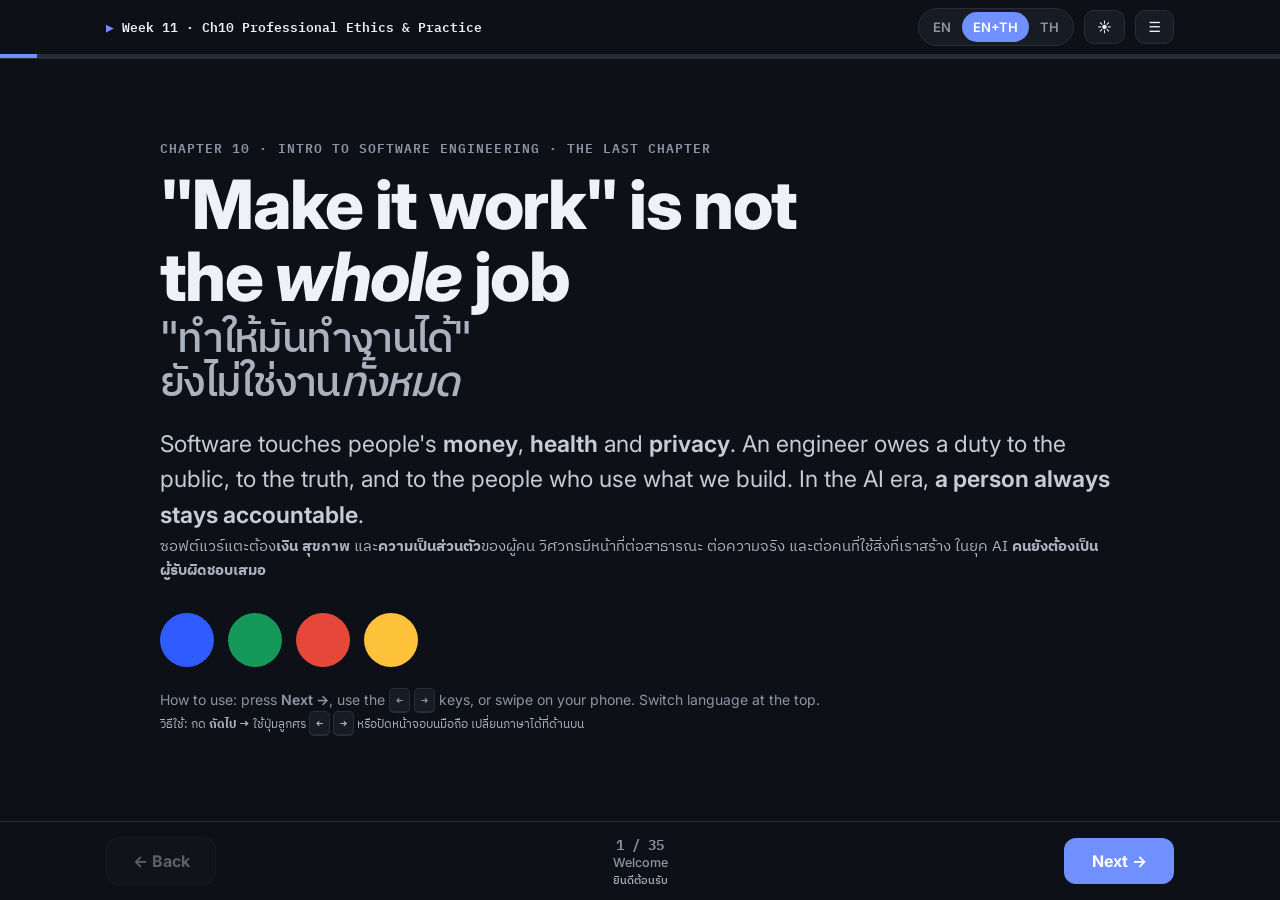
<file: Introduction-to-Software-Engineering/week11/week11-slides.html>
<!doctype html>
<html lang="en" data-mode="both" data-theme="dark">
<head>
<meta charset="utf-8">
<meta name="viewport" content="width=device-width, initial-scale=1, viewport-fit=cover">
<title>Week 11 Ethics Slides</title>
<link rel="preconnect" href="https://fonts.googleapis.com">
<link rel="preconnect" href="https://fonts.gstatic.com" crossorigin>
<link href="https://fonts.googleapis.com/css2?family=IBM+Plex+Mono:wght@400;600&family=IBM+Plex+Sans+Thai:wght@400;500;600;700&family=Inter:wght@400;500;600;700;800&display=swap" rel="stylesheet">
<style>
:root{
  --bg:#f4f5f8; --card:#ffffff; --ink:#0f1320; --ink-2:#394152; --muted:#6b7280; --line:#e4e6ec; --th:#4b5563;
  --blue:#2f5bff; --blue-bg:#eaf0ff; --green:#15995a; --green-bg:#e3f5ea; --red:#e5483a; --red-bg:#fde8e5;
  --amber:#c98a00; --amber-bg:#fff3d4; --violet:#7246f0; --violet-bg:#efe9ff;
  --code-bg:#11163b; --code-ink:#dbe3ff; --dark:#0f1320; --dark-ink:#fff;
  --shadow:0 1px 2px rgba(0,0,0,.04),0 6px 18px rgba(0,0,0,.06);
}
@media (prefers-color-scheme: dark){
  :root:not([data-theme="light"]){
    --bg:#0d1016; --card:#171b24; --ink:#eef1f6; --ink-2:#c6ccd7; --muted:#8c95a5; --line:#272d39; --th:#aab2c0;
    --blue:#7090ff; --blue-bg:#1a2140; --green:#3ccf86; --green-bg:#11291e; --red:#ff7766; --red-bg:#341a17;
    --amber:#f2bd3d; --amber-bg:#2e2510; --violet:#a58bff; --violet-bg:#221a3d;
    --code-bg:#0a0e24; --dark:#eef1f6; --dark-ink:#0f1320; --shadow:0 1px 2px rgba(0,0,0,.35);
  }
}
:root[data-theme="dark"]{
  --bg:#0d1016; --card:#171b24; --ink:#eef1f6; --ink-2:#c6ccd7; --muted:#8c95a5; --line:#272d39; --th:#aab2c0;
  --blue:#7090ff; --blue-bg:#1a2140; --green:#3ccf86; --green-bg:#11291e; --red:#ff7766; --red-bg:#341a17;
  --amber:#f2bd3d; --amber-bg:#2e2510; --violet:#a58bff; --violet-bg:#221a3d;
  --code-bg:#0a0e24; --dark:#eef1f6; --dark-ink:#0f1320; --shadow:0 1px 2px rgba(0,0,0,.35);
}
*{box-sizing:border-box}
html,body{height:100%}
body{margin:0;background:var(--bg);color:var(--ink);font:18px/1.55 Inter,"IBM Plex Sans Thai",system-ui,sans-serif;-webkit-font-smoothing:antialiased;display:flex;flex-direction:column;height:100dvh;overflow:hidden}
code,.mono{font-family:"IBM Plex Mono",ui-monospace,monospace;font-size:.86em}
code{background:var(--line);padding:1px 6px;border-radius:5px}
b{font-weight:650}
button{font:inherit;color:inherit}

/* ---------- language modes ---------- */
html[data-mode="en"] .th{display:none!important}
html[data-mode="th"] .en{display:none!important}
.th{font-family:"IBM Plex Sans Thai",Inter,sans-serif}
html[data-mode="both"] .th{color:var(--th)}
html[data-mode="both"] .en + .th{display:block;font-size:.86em;font-weight:inherit;margin-top:2px}
html[data-mode="both"] h1 .en + .th,html[data-mode="both"] h2 .en + .th{font-weight:500;font-size:.62em;margin-top:6px}
html[data-mode="th"] .th{font-size:1em}
html[data-mode="both"] .nav .lbltxt .th{display:none!important}

/* ---------- top bar ---------- */
.top{flex-shrink:0;border-bottom:1px solid var(--line);background:var(--bg)}
.top-in{max-width:1100px;margin:0 auto;padding:8px 16px;display:flex;gap:10px;align-items:center}
.brand{font:600 13px "IBM Plex Mono",monospace;white-space:nowrap;overflow:hidden;text-overflow:ellipsis;flex:1;min-width:0}
.brand::before{content:"▶ ";color:var(--blue)}
.seg{display:flex;background:var(--card);border:1px solid var(--line);border-radius:999px;padding:3px;flex-shrink:0}
.seg button{border:0;background:none;color:var(--muted);font-weight:600;font-size:13px;padding:5px 11px;border-radius:999px;cursor:pointer}
.seg button[aria-pressed="true"]{background:var(--blue);color:#fff}
.iconbtn{border:1px solid var(--line);background:var(--card);border-radius:10px;height:34px;padding:0 12px;cursor:pointer;font-size:14px;font-weight:600;flex-shrink:0}
.progress{height:4px;background:var(--line)}
.progress i{display:block;height:100%;background:var(--blue);width:0;transition:width .25s}

/* ---------- slides ---------- */
.stage{flex:1;position:relative;min-height:0}
.slide{position:absolute;inset:0;overflow-y:auto;display:none;flex-direction:column;-webkit-overflow-scrolling:touch}
.slide.on{display:flex;animation:fade .25s ease}
@keyframes fade{from{opacity:0;transform:translateY(6px)}to{opacity:1;transform:none}}
@media (prefers-reduced-motion:reduce){.slide.on{animation:none}}
.inner{width:100%;max-width:1000px;margin:auto;padding:28px 20px 36px}
.kicker{font:600 13px "IBM Plex Mono",monospace;letter-spacing:.08em;text-transform:uppercase;color:var(--blue);margin:0 0 10px}
.kicker.red{color:var(--red)}.kicker.green{color:var(--green)}.kicker.violet{color:var(--violet)}
h1{font-size:clamp(40px,7vw,68px);line-height:1.05;letter-spacing:-.025em;margin:0 0 20px;font-weight:800}
h2{font-size:clamp(28px,4.4vw,42px);line-height:1.12;letter-spacing:-.018em;margin:0 0 22px;font-weight:800}
h3{font-size:20px;line-height:1.3;margin:0 0 6px;font-weight:700}
p{margin:0}
.big{font-size:clamp(19px,2.3vw,23px);color:var(--ink-2)}

/* bullet points */
.pts{list-style:none;margin:0;padding:0;display:grid;gap:14px}
.pts li{display:flex;gap:14px;align-items:flex-start;font-size:clamp(18px,2.1vw,21px)}
.pts li::before{content:"";width:10px;height:10px;border-radius:50%;background:var(--blue);flex-shrink:0;margin-top:.55em}
.steps{list-style:none;margin:0;padding:0;display:grid;gap:12px;counter-reset:s}
.steps li{display:flex;gap:14px;align-items:flex-start;font-size:clamp(17px,2vw,20px);counter-increment:s}
.steps li::before{content:counter(s);width:30px;height:30px;border-radius:8px;background:var(--blue);color:#fff;font:700 15px Inter,sans-serif;display:grid;place-items:center;flex-shrink:0;margin-top:1px}

.grid{display:grid;gap:14px}
.g2{grid-template-columns:repeat(2,minmax(0,1fr))}
.g3{grid-template-columns:repeat(3,minmax(0,1fr))}
@media (max-width:760px){.g2,.g3{grid-template-columns:minmax(0,1fr)}}
.card{background:var(--card);border:1px solid var(--line);border-radius:16px;padding:20px 22px;box-shadow:var(--shadow)}
.card p{color:var(--ink-2);font-size:17px}
.card .tag{font:600 12px "IBM Plex Mono",monospace;letter-spacing:.08em;text-transform:uppercase;color:var(--muted);margin-bottom:6px}
.card.blue{border-top:5px solid var(--blue)}.card.green{border-top:5px solid var(--green)}.card.red{border-top:5px solid var(--red)}.card.amber{border-top:5px solid var(--amber)}.card.violet{border-top:5px solid var(--violet)}

.box{margin-top:20px;border-left:5px solid var(--blue);background:var(--blue-bg);border-radius:0 12px 12px 0;padding:14px 18px;font-size:17px}
.box .lbl{font:700 12px "IBM Plex Mono",monospace;letter-spacing:.08em;text-transform:uppercase;color:var(--blue);margin-bottom:4px}
.box.green{border-color:var(--green);background:var(--green-bg)}.box.green .lbl{color:var(--green)}
.box.red{border-color:var(--red);background:var(--red-bg)}.box.red .lbl{color:var(--red)}
.box.amber{border-color:var(--amber);background:var(--amber-bg)}.box.amber .lbl{color:var(--amber)}

pre{background:var(--code-bg);color:var(--code-ink);border-radius:14px;padding:18px 20px;overflow-x:auto;font:15px/1.7 "IBM Plex Mono",monospace;margin:0}
pre .k{color:#8ea6ff}pre .s{color:#7ee2b0}pre .c{color:#8a93bd}

/* flow diagram */
.flow{display:flex;align-items:stretch;gap:10px;flex-wrap:wrap}
.flow .card{flex:1 1 160px;text-align:center;padding:16px}
.flow .ar{align-self:center;font-size:24px;color:var(--muted)}
@media (max-width:760px){.flow{flex-direction:column}.flow .ar{transform:rotate(90deg)}}

.thread{display:flex;gap:6px;flex-wrap:wrap}
.thread div{flex:1 0 90px;background:var(--card);border:1px solid var(--line);border-radius:12px;padding:10px 6px;text-align:center;font-weight:650;font-size:16px}
.thread small{display:block;color:var(--muted);font-weight:400;font-size:12.5px}
.thread .on{background:var(--blue);border-color:var(--blue);color:#fff}.thread .on small{color:#dbe3ff}

/* pyramid */
.pyr{display:flex;flex-direction:column;align-items:center;gap:4px;max-width:420px;margin:0 auto}
.pyr div{background:var(--dark);color:var(--dark-ink);text-align:center;font-weight:650;padding:14px 4px;font-size:15px}
.pyr .a{width:40%;clip-path:polygon(20% 0,80% 0,100% 100%,0 100%);background:var(--red)}
.pyr .b{width:68%;clip-path:polygon(11% 0,89% 0,100% 100%,0 100%);background:var(--amber)}
.pyr .c{width:100%;clip-path:polygon(7% 0,93% 0,100% 100%,0 100%);background:var(--green);padding:22px 4px}
.pyr div{color:#fff}

/* tables */
.tbl{width:100%;border-collapse:collapse;background:var(--card);border-radius:14px;overflow:hidden;box-shadow:var(--shadow);font-size:16.5px}
.tbl th{background:var(--dark);color:var(--dark-ink);text-align:left;font:600 12.5px "IBM Plex Mono",monospace;letter-spacing:.06em;text-transform:uppercase;padding:11px 14px}
.tbl td{padding:12px 14px;border-top:1px solid var(--line);vertical-align:top}
.tbl td:first-child{font-weight:650}
.scroll-x{overflow-x:auto;border-radius:14px}
@media (max-width:640px){.tbl.stack thead{display:none}.tbl.stack tr{display:block;border-top:1px solid var(--line);padding:8px 0}.tbl.stack td{display:block;border:0;padding:3px 14px}}

.lvl{display:inline-block;min-width:26px;height:26px;border-radius:7px;color:#fff;font:700 13px Inter,sans-serif;text-align:center;line-height:26px;margin-right:8px}

/* number line */
.nl{width:100%;height:auto;display:block}
.nl text{font:15px Inter,sans-serif;fill:var(--ink)}

.calc{display:flex;flex-wrap:wrap;gap:8px;align-items:center;font-size:17px}
.calc span{background:var(--card);border:1px solid var(--line);border-radius:8px;padding:6px 10px}
.calc .ok{background:var(--green-bg);border-color:var(--green)}

/* exam */
.q{background:var(--card);border:1px solid var(--line);border-radius:16px;padding:18px 20px;box-shadow:var(--shadow)}
.q + .q{margin-top:14px}
.q .qn{font:700 13px "IBM Plex Mono",monospace;color:var(--blue);margin-bottom:4px}
.q .qt{font-size:18.5px;font-weight:600;margin-bottom:12px}
.opts{display:grid;gap:8px}
.opt{display:flex;gap:12px;align-items:flex-start;text-align:left;width:100%;border:1.5px solid var(--line);background:var(--bg);border-radius:12px;padding:10px 14px;cursor:pointer;font-size:16.5px}
.opt:hover:not(:disabled){border-color:var(--blue)}
.opt .l{font:700 14px "IBM Plex Mono",monospace;color:var(--muted);flex-shrink:0;margin-top:2px}
.opt.right{border-color:var(--green);background:var(--green-bg)}
.opt.wrong{border-color:var(--red);background:var(--red-bg)}
.opt:disabled{cursor:default}
.why{display:none;margin-top:10px;font-size:16px;padding:10px 14px;border-radius:10px;background:var(--blue-bg)}
.q.done .why{display:block}
.scorebar{position:sticky;top:0;z-index:2;display:flex;gap:12px;align-items:center;justify-content:space-between;flex-wrap:wrap;background:var(--bg);padding:10px 0 12px;margin-bottom:6px;border-bottom:1px solid var(--line)}
.scorebar .s{font-size:22px;font-weight:800}
.btn{border:0;background:var(--blue);color:#fff;font-weight:650;font-size:15px;padding:9px 16px;border-radius:10px;cursor:pointer}
.btn.ghost{background:var(--card);color:var(--ink);border:1px solid var(--line)}
details.sa{background:var(--card);border:1px solid var(--line);border-radius:16px;padding:16px 20px;margin-top:14px;box-shadow:var(--shadow)}
details.sa summary{cursor:pointer;font-weight:650;font-size:17.5px}
details.sa[open] summary{margin-bottom:12px}

/* vocab */
.vsearch{width:100%;font:inherit;font-size:17px;padding:12px 16px;border-radius:12px;border:1.5px solid var(--line);background:var(--card);color:var(--ink);margin-bottom:14px}
.vsearch:focus{outline:none;border-color:var(--blue)}
.vgrid{display:grid;grid-template-columns:repeat(2,minmax(0,1fr));gap:12px}
@media (max-width:760px){.vgrid{grid-template-columns:minmax(0,1fr)}}
.v{background:var(--card);border:1px solid var(--line);border-radius:14px;padding:14px 18px;box-shadow:var(--shadow)}
.v .term{font-size:19px;font-weight:750}
.v .thw{font-family:"IBM Plex Sans Thai",sans-serif;color:var(--blue);font-weight:600;font-size:16.5px}
.v .mean{font-size:15.5px;color:var(--ink-2);margin-top:6px}
.v .ex{font-size:14.5px;color:var(--muted);margin-top:6px}
.v .cat{float:right;font:600 11px "IBM Plex Mono",monospace;letter-spacing:.06em;text-transform:uppercase;color:var(--muted);border:1px solid var(--line);border-radius:999px;padding:2px 8px}

/* bottom nav */
.nav{flex-shrink:0;border-top:1px solid var(--line);background:var(--bg);padding-bottom:env(safe-area-inset-bottom)}
.nav-in{max-width:1100px;margin:0 auto;padding:10px 16px;display:flex;align-items:center;gap:12px}
.nav button.go{border:0;background:var(--blue);color:#fff;font-weight:700;font-size:16px;padding:11px 20px;border-radius:12px;cursor:pointer;min-width:110px}
.nav button.go.prev{background:var(--card);color:var(--ink);border:1px solid var(--line)}
.nav button.go:disabled{opacity:.35;cursor:default}
.count{flex:1;text-align:center;font:600 14px "IBM Plex Mono",monospace;color:var(--muted)}
.count small{display:block;font:500 12.5px Inter,"IBM Plex Sans Thai",sans-serif;white-space:nowrap;overflow:hidden;text-overflow:ellipsis}
@media (max-width:480px){.nav button.go{min-width:0;padding:11px 14px}.nav .lbltxt{display:none}}

/* menu */
.menu{position:fixed;inset:0;z-index:20;background:rgba(10,12,20,.45);display:none}
.menu.on{display:block}
.menu .panel{position:absolute;right:0;top:0;bottom:0;width:min(380px,92vw);background:var(--bg);overflow-y:auto;padding:16px;box-shadow:-8px 0 30px rgba(0,0,0,.2)}
.menu ol{list-style:none;margin:10px 0 0;padding:0}
.menu li button{display:flex;gap:10px;width:100%;text-align:left;border:0;background:none;padding:9px 10px;border-radius:10px;cursor:pointer;font-size:15.5px}
.menu li button:hover{background:var(--card)}
.menu li button.cur{background:var(--blue);color:#fff}
.menu li .n{font:600 13px "IBM Plex Mono",monospace;opacity:.6;min-width:22px}
.hint{font-size:14px;color:var(--muted);margin-top:22px}
kbd{font:600 12px "IBM Plex Mono",monospace;border:1px solid var(--line);border-bottom-width:2px;border-radius:5px;padding:1px 6px;background:var(--card)}
.dots{display:flex;gap:14px;margin-top:30px}
.dots i{width:54px;height:54px;border-radius:50%}
/* ---------- week 11 additions ---------- */
.g4{grid-template-columns:repeat(4,minmax(0,1fr))}
@media (max-width:960px){.g4{grid-template-columns:repeat(2,minmax(0,1fr))}}
@media (max-width:520px){.g4{grid-template-columns:minmax(0,1fr)}}
.pts.red li::before{background:var(--red)}.pts.green li::before{background:var(--green)}
.card .pts li{font-size:16.5px}
.card .pts{gap:10px;margin-top:4px}
details.chk summary{display:flex;gap:12px;align-items:flex-start;list-style:none}
details.chk summary::-webkit-details-marker{display:none}
details.chk summary .qn{font:700 14px "IBM Plex Mono",monospace;background:var(--violet);color:#fff;border-radius:8px;min-width:28px;height:28px;display:grid;place-items:center;flex-shrink:0}
details.chk summary::after{content:"▸";margin-left:auto;color:var(--muted);flex-shrink:0}
details.chk[open] summary::after{content:"▾"}
details.chk .ans{font-weight:750;color:var(--green);font-size:18px;margin-left:40px}
details.chk > p:not(.ans){margin-left:40px;color:var(--ink-2);font-size:16px}
.tbl.sched{font-size:15px}.tbl.sched td{padding:7px 12px}
.tbl.sched td:first-child{font-weight:500;white-space:nowrap}
@media (max-width:640px){.tbl.stack td[data-h]:not(:first-child)::before{content:attr(data-h);display:block;font:600 11px "IBM Plex Mono",monospace;letter-spacing:.06em;text-transform:uppercase;color:var(--muted)}}
</style>
<script>try{var t=localStorage.getItem("w11-theme");if(t==="light"||t==="dark")document.documentElement.dataset.theme=t;}catch(e){}</script>
</head>
<body>

<header class="top">
  <div class="top-in">
    <div class="brand">Week 11 · Ch10 Professional Ethics &amp; Practice</div>
    <div class="seg" role="group" aria-label="Language">
      <button data-m="en" aria-pressed="false">EN</button>
      <button data-m="both" aria-pressed="true">EN+TH</button>
      <button data-m="th" aria-pressed="false">TH</button>
    </div>
    <button class="iconbtn" id="themeBtn" aria-label="Switch theme" title="Light / dark">☀️</button>
    <button class="iconbtn" id="menuBtn" aria-label="All slides">☰</button>
  </div>
  <div class="progress"><i id="bar"></i></div>
</header>

<main class="stage" id="stage"></main>

<nav class="nav">
  <div class="nav-in">
    <button class="go prev" id="prev">← <span class="lbltxt"><span class="en">Back</span><span class="th">ย้อนกลับ</span></span></button>
    <div class="count"><span id="num">1 / 1</span><small id="ttl"></small></div>
    <button class="go" id="next"><span class="lbltxt"><span class="en">Next</span><span class="th">ถัดไป</span></span> →</button>
  </div>
</nav>

<div class="menu" id="menu"><div class="panel">
  <div style="display:flex;justify-content:space-between;align-items:center">
    <b><span class="en">All slides</span><span class="th">สไลด์ทั้งหมด</span></b>
    <button class="iconbtn" id="menuClose" aria-label="Close">✕</button>
  </div>
  <ol id="menuList"></ol>
</div></div>

<script>
/* ---------- helpers ---------- */
const L=(en,th)=>`<span class="en">${en}</span><span class="th">${th}</span>`;
const P=(en,th,cls='')=>`<p class="en ${cls}">${en}</p><p class="th ${cls}">${th}</p>`;
const pts=(a,cls='')=>`<ul class="pts ${cls}">${a.map(x=>`<li><div>${L(x[0],x[1])}</div></li>`).join('')}</ul>`;
const steps=a=>`<ol class="steps">${a.map(x=>`<li><div>${L(x[0],x[1])}</div></li>`).join('')}</ol>`;
const box=(kind,en,th,lblEn,lblTh)=>`<div class="box ${kind}"><div class="lbl">${L(lblEn,lblTh)}</div>${P(en,th)}</div>`;
const remember=(en,th)=>box('green',en,th,'Remember','จำไว้');
const plain=(en,th)=>box('',en,th,'In plain words','พูดง่าย ๆ');
const head=(k,en,th,kc='')=>`<p class="kicker ${kc}">${k}</p><h2>${L(en,th)}</h2>`;
const card=(cls,tag,en,th,ben,bth)=>`<div class="card ${cls}">${tag?`<div class="tag">${tag}</div>`:''}<h3>${L(en,th)}</h3>${ben?P(ben,bth):''}</div>`;
/* table: cols = [[en,th],...], rows = [[[en,th],[en,th],...],...] */
const tbl=(cols,rows,cls='stack')=>`<div class="scroll-x"><table class="tbl ${cls}"><thead><tr>${cols.map(c=>`<th>${L(c[0],c[1])}</th>`).join('')}</tr></thead><tbody>${rows.map(r=>`<tr>${r.map((c,i)=>`<td data-h="${cols[i][0]}">${Array.isArray(c)?L(c[0],c[1]):c}</td>`).join('')}</tr>`).join('')}</tbody></table></div>`;
/* concept check: [sitEn,sitTh,ansEn,ansTh,whyEn,whyTh] */
const chk=a=>`<p class="hint" style="margin:0 0 4px">${L('Answer together first, then tap a situation to reveal the answer.','ตอบพร้อมกันทั้งห้องก่อน แล้วแตะแต่ละสถานการณ์เพื่อดูเฉลย')}</p>${a.map((r,i)=>`<details class="sa chk"><summary><span class="qn">${i+1}</span><div>${L(r[0],r[1])}</div></summary><p class="ans">${L('→ '+r[2],'→ '+r[3])}</p>${r[4]?P(r[4],r[5]):''}</details>`).join('')}`;

/* ---------- slides ---------- */
const S=[];
const add=(en,th,html)=>S.push({en,th,html});

add('Welcome','ยินดีต้อนรับ',`
<p class="kicker" style="color:var(--muted)">Chapter 10 · Intro to Software Engineering · The last chapter</p>
<h1>${L('"Make it work" is not<br>the <i>whole</i> job','"ทำให้มันทำงานได้"<br>ยังไม่ใช่งาน<i>ทั้งหมด</i>')}</h1>
${P('Software touches people\'s <b>money</b>, <b>health</b> and <b>privacy</b>. An engineer owes a duty to the public, to the truth, and to the people who use what we build. In the AI era, <b>a person always stays accountable</b>.',
    'ซอฟต์แวร์แตะต้อง<b>เงิน</b> <b>สุขภาพ</b> และ<b>ความเป็นส่วนตัว</b>ของผู้คน วิศวกรมีหน้าที่ต่อสาธารณะ ต่อความจริง และต่อคนที่ใช้สิ่งที่เราสร้าง ในยุค AI <b>คนยังต้องเป็นผู้รับผิดชอบเสมอ</b>','big')}
<div class="dots" aria-hidden="true"><i style="background:#2f5bff"></i><i style="background:#15995a"></i><i style="background:#e5483a"></i><i style="background:#ffc23a"></i></div>
<p class="hint">${L('How to use: press <b>Next →</b>, use the <kbd>←</kbd> <kbd>→</kbd> keys, or swipe on your phone. Switch language at the top.',
 'วิธีใช้: กด <b>ถัดไป →</b> ใช้ปุ่มลูกศร <kbd>←</kbd> <kbd>→</kbd> หรือปัดหน้าจอบนมือถือ เปลี่ยนภาษาได้ที่ด้านบน')}</p>`);

add("Today's plan",'แผนการเรียนวันนี้',`
${head('Roadmap','Today: Ch10, then get ready for the demo','วันนี้: เรียน Ch10 แล้วเตรียมตัวสำหรับวันเดโม')}
<div class="flow">
 <div class="card"><h3>Ch10</h3><p>${L('Ethics &amp; Practice<br>3 concept checks','จริยธรรมและการปฏิบัติ<br>concept check 3 รอบ')}</p></div><span class="ar">→</span>
 <div class="card"><h3>${L('Demo day','วันเดโม')}</h3><p>${L('your slot, what to present','ช่วงเวลาของทีม และต้องนำเสนออะไร')}</p></div><span class="ar">→</span>
 <div class="card"><h3>${L('Scoring','การให้คะแนน')}</h3><p>${L('demo, oral, contribution','เดโม สอบปากเปล่า การมีส่วนร่วม')}</p></div><span class="ar">→</span>
 <div class="card"><h3>${L('Exam practice','ฝึกข้อสอบ')}</h3><p>${L('MCQ on Ch10','ข้อสอบปรนัย Ch10')}</p></div>
</div>
<div class="grid g3" style="margin-top:16px">
 ${card('blue','Goal','Understand the concepts','เข้าใจแนวคิด','Ch10 is on the final exam (Ch1 to Ch10, English MCQ with 4 options + short answer).','Ch10 ออกสอบปลายภาค (Ch1–Ch10 ข้อสอบภาษาอังกฤษ ปรนัย 4 ตัวเลือก + เขียนตอบสั้น)')}
 ${card('green','Concept checks','Answer together','ตอบพร้อมกัน','After each topic: a short situation, the whole room answers at once. Not graded.','หลังจบแต่ละหัวข้อ มีสถานการณ์สั้น ๆ ให้ทั้งห้องตอบพร้อมกัน ไม่คิดคะแนน')}
 ${card('amber','Your team','Find your slot','หาช่วงเวลาของทีม','13 teams on Mon 9 Nov, 13 on Mon 16 Nov, 12 minutes each.','13 ทีมวันจันทร์ 9 พ.ย. อีก 13 ทีมวันจันทร์ 16 พ.ย. ทีมละ 12 นาที')}
</div>
${box('amber','This chapter ties straight into your <b>AI-Use Statement</b> and the <b>oral exam</b>. It also includes a case study on <b>AI backdoors</b>.',
 'บทนี้เชื่อมตรงกับ <b>AI-Use Statement</b> และ<b>การสอบปากเปล่า</b>ของเรา และมีกรณีศึกษาเรื่อง <b>backdoor ใน AI</b> ด้วย','Note','หมายเหตุ')}`);

add('Where we are','เราอยู่ตรงไหน',`
${head('The golden thread · final chapter','From how we build to who we build for','จาก "สร้างอย่างไร" สู่ "สร้างเพื่อใคร"')}
<div class="thread">
 <div>Problem<small>Ch 1</small></div><div>FR / NFR<small>Ch 3</small></div><div>Model<small>Ch 4</small></div>
 <div>Design<small>Ch 5</small></div><div>Code<small>Ch 6</small></div><div>Test<small>Ch 7</small></div>
 <div>Quality<small>Ch 8</small></div><div>PM<small>Ch 9</small></div><div class="on">Ethics<small>Ch 10 · today</small></div>
</div>
<div class="grid g3" style="margin-top:20px">
 ${card('blue','Ideas 1 + 2','Ethics &amp; data','จริยธรรมและข้อมูล','The ACM/IEEE Code, four everyday issues, and data ethics: can vs should.','จรรยาบรรณ ACM/IEEE ประเด็นที่เจอประจำ 4 เรื่อง และจริยธรรมข้อมูล: ทำได้ กับ ควรทำ')}
 ${card('red','Ideas 3 + 4','Responsible AI &amp; practice','ใช้ AI อย่างรับผิดชอบ และนิสัยการทำงาน','A person stays accountable, with an AI backdoor case study; habits that make you easy to work with.','คนยังต้องรับผิดชอบ พร้อมกรณีศึกษา backdoor ใน AI และนิสัยที่ทำให้คนอยากทำงานด้วย')}
 ${card('violet','Idea 5','Dev tools','เครื่องมือพัฒนา','IDE, Git and GitHub, tests, and a taste of CI.','IDE, Git และ GitHub, เทสต์ และรู้จัก CI เบื้องต้น')}
</div>
${box('','Ch8 asked <b>"can it be trusted?"</b>, Ch9 asked <b>"how does the team finish?"</b>. Ch10 asks <b>"should we build it this way, and who answers for it?"</b>',
 'Ch8 ถามว่า <b>"เชื่อถือได้ไหม?"</b> Ch9 ถามว่า <b>"ทีมจะทำให้เสร็จได้อย่างไร?"</b> Ch10 ถามว่า <b>"ควรสร้างแบบนี้ไหม และใครต้องรับผิดชอบ?"</b>','The big question','คำถามใหญ่')}`);

add('Duties beyond "it compiles"','หน้าที่ที่มากกว่า "คอมไพล์ผ่าน"',`
${head('Idea 1 · SE ethics','Professional codes spell out what we owe','จรรยาบรรณวิชาชีพบอกว่าเรามีหน้าที่อะไร')}
<div class="grid g3">
 ${card('blue','Public interest','People come first','คนต้องมาก่อน','Act consistently with public health, safety and welfare, above your own or your client\'s convenience.','ทำงานโดยคำนึงถึงสุขภาพ ความปลอดภัย และสวัสดิภาพของสาธารณะ เหนือความสะดวกของตัวเองหรือลูกค้า')}
 ${card('green','Honesty','Be truthful','ซื่อตรง','Don\'t overstate what the software does, hide known defects, or take credit for others\' work.','ไม่โอ้อวดเกินจริงว่าซอฟต์แวร์ทำอะไรได้ ไม่ปิดบังข้อบกพร่องที่รู้อยู่ และไม่เอาผลงานคนอื่นมาเป็นของตัวเอง')}
 ${card('amber','Competence &amp; care','Do work you can stand behind','ทำงานที่ตัวเองรับรองได้','Only sign off on work you believe is right, and keep learning. The ACM/IEEE Code is the shared standard.','รับรองเฉพาะงานที่เชื่อว่าถูกต้อง และเรียนรู้ต่อเนื่อง จรรยาบรรณ ACM/IEEE คือมาตรฐานร่วมกัน')}
</div>
${plain('A profession is a <b>promise</b>. Doctors, engineers and now software builders hold power over people\'s lives. The code of ethics is how we keep that trust.',
 'วิชาชีพคือ<b>คำสัญญา</b> หมอ วิศวกร และตอนนี้คนสร้างซอฟต์แวร์ ล้วนมีอำนาจต่อชีวิตผู้คน จรรยาบรรณคือวิธีที่เรารักษาความไว้วางใจนั้นไว้')}`);

add('Where the Code comes from','จรรยาบรรณมาจากไหน',`
${head('Idea 1a · History','Two societies, one code for a new profession','สองสมาคม หนึ่งจรรยาบรรณ สำหรับวิชาชีพใหม่')}
<div class="flow">
 <div class="card"><h3>1993</h3><p>${L('IEEE-CS steering committee; ACM commission','IEEE-CS ตั้งคณะกรรมการ และ ACM ตั้งคณะทำงาน')}</p></div><span class="ar">→</span>
 <div class="card"><h3>1994</h3><p>${L('Joint ACM + IEEE-CS committee','คณะกรรมการร่วม ACM + IEEE-CS')}</p></div><span class="ar">→</span>
 <div class="card"><h3>1997</h3><p>${L('Draft in <i>Comm. ACM</i>, for comments','ร่างลงใน <i>Comm. ACM</i> เพื่อรับความเห็น')}</p></div><span class="ar">→</span>
 <div class="card"><h3>1999</h3><p>${L('Version 5.2 approved','อนุมัติเวอร์ชัน 5.2')}</p></div>
</div>
<div class="grid g3" style="margin-top:16px">
 ${card('blue','The goal','Make SE a profession','ทำให้ SE เป็นวิชาชีพ','Define standard terms, a body of knowledge, curricula and ethical standards for software engineers.','กำหนดคำศัพท์มาตรฐาน องค์ความรู้ หลักสูตร และมาตรฐานจริยธรรมของวิศวกรซอฟต์แวร์')}
 ${card('green','What a code does','Educate, inspire, inform','ให้ความรู้ สร้างแรงบันดาลใจ บอกให้รู้','It tells members what peers expect, tells the public what the profession is responsible for, and gives practical advice. It is <b>not a law</b>.','บอกสมาชิกว่าเพื่อนร่วมวิชาชีพคาดหวังอะไร บอกสาธารณะว่าวิชาชีพนี้รับผิดชอบอะไร และให้คำแนะนำที่ใช้ได้จริง แต่<b>ไม่ใช่กฎหมาย</b>')}
 ${card('amber','Who it covers','Including students','รวมถึงนักศึกษา','Practitioners, educators, managers, policy makers, trainees and <b>students</b>. That means you, now.','ผู้ปฏิบัติงาน ผู้สอน ผู้จัดการ ผู้กำหนดนโยบาย ผู้ฝึกงาน และ<b>นักศึกษา</b> ซึ่งก็คือเราตอนนี้')}
</div>
${box('','People who build software have real chances <b>"to do good and to cause harm"</b>, and to enable others to do either. The code exists so that power is used for good.',
 'คนที่สร้างซอฟต์แวร์มีโอกาสจริง ๆ ที่จะ<b>"ทำความดีและก่อความเสียหาย"</b> และทำให้คนอื่นทำได้ทั้งสองอย่าง จรรยาบรรณมีไว้เพื่อให้อำนาจนั้นถูกใช้ในทางที่ดี','The preamble, in one line','คำปรารภ ในหนึ่งบรรทัด')}
<p class="hint">Source: Gotterbarn, Miller &amp; Rogerson, Comm. ACM 40(11), Nov 1997 (draft); version 5.2 approved 1999.</p>`);

const P8=[
 ['Public','สาธารณะ','Act in the public interest.','ทำเพื่อประโยชน์ของสาธารณะ'],
 ['Client &amp; employer','ลูกค้าและนายจ้าง','Serve them, within the public interest.','รับใช้พวกเขา ภายใต้ประโยชน์ของสาธารณะ'],
 ['Product','ผลิตภัณฑ์','Meet the highest standards you can.','ทำให้ได้มาตรฐานสูงสุดเท่าที่ทำได้'],
 ['Judgment','วิจารณญาณ','Keep it independent and honest.','ตัดสินใจอย่างอิสระและซื่อตรง'],
 ['Management','การบริหาร','Lead ethically.','เป็นผู้นำอย่างมีจริยธรรม'],
 ['Profession','วิชาชีพ','Protect its integrity and reputation.','รักษาความน่าเชื่อถือและชื่อเสียงของวิชาชีพ'],
 ['Colleagues','เพื่อนร่วมงาน','Be fair and supportive; credit their work.','ยุติธรรมและช่วยเหลือกัน ให้เครดิตงานของเขา'],
 ['Self','ตนเอง','Keep learning, keep ethical.','เรียนรู้ต่อเนื่อง และรักษาจริยธรรม']
];
const pcols=['blue','green','amber','violet','blue','green','amber','violet'];
add('The eight principles','หลักการ 8 ข้อ',`
${head('Idea 1b · ACM/IEEE-CS, 1999','The Software Engineering Code of Ethics','จรรยาบรรณวิศวกรรมซอฟต์แวร์')}
<div class="grid g4">${P8.map((p,i)=>card(pcols[i],String(i+1),p[0],p[1],p[2],p[3])).join('')}</div>
${plain('Read the first word of each: <b>Public</b> comes first, then the people you serve, the product, your own judgment. Ethics radiates outward, starting from "do no harm to the public."',
 'อ่านคำแรกของแต่ละข้อ: <b>สาธารณะ</b>มาก่อน ตามด้วยคนที่เรารับใช้ ผลิตภัณฑ์ และวิจารณญาณของเรา จริยธรรมแผ่ออกไปจากศูนย์กลางคือ "อย่าทำร้ายสาธารณะ"')}
<p class="hint">Source: ACM/IEEE-CS SE Code of Ethics (1999); Sommerville 9e, Fig 1.3. The 1997 draft listed Product first; the approved 1999 version moved Public to the top.</p>`);

add('Three levels','สามระดับของหน้าที่',`
${head('Idea 1c · How the Code is built','Every principle works at three levels','ทุกหลักการทำงานใน 3 ระดับ')}
<div class="grid g3">
 ${card('blue','Level 1 · Aspire','To be human','เป็นมนุษย์ที่ดี','Values every person shares, such as honesty and fairness. They set a direction and need your own ethical judgment.','คุณค่าที่ทุกคนมีร่วมกัน เช่น ความซื่อสัตย์และความยุติธรรม เป็นทิศทาง และต้องใช้วิจารณญาณของเราเอง')}
 ${card('green','Level 2 · Expect','To be professional','เป็นมืออาชีพ','Duties every professional owes, because people affected by your work deserve special care.','หน้าที่ที่มืออาชีพทุกคนต้องทำ เพราะคนที่ได้รับผลจากงานของเราสมควรได้รับการดูแลเป็นพิเศษ')}
 ${card('red','Level 3 · Demand','To use good practices','ใช้แนวปฏิบัติที่ดี','Specific, often measurable behaviours of software engineering today, close to the state of the art.','พฤติกรรมที่เจาะจงและมักวัดผลได้ของวิศวกรรมซอฟต์แวร์ในปัจจุบัน ใกล้เคียงกับแนวปฏิบัติล่าสุด')}
</div>
<div style="margin-top:16px">${tbl([['Level','ระดับ'],['Example for "Public"','ตัวอย่างของหลัก "สาธารณะ"']],[
 [['Aspire','Aspire (ใฝ่ถึง)'],['Be fair and truthful in everything you say about the software.','พูดถึงซอฟต์แวร์อย่างยุติธรรมและตามความจริงเสมอ']],
 [['Expect','Expect (คาดหวัง)'],['Accept full responsibility for your own work, including the parts AI drafted.','รับผิดชอบงานของตัวเองเต็มที่ รวมถึงส่วนที่ AI ร่างให้']],
 [['Demand','Demand (บังคับ)'],['Approve software only if you have good grounds to believe it is safe, meets its spec and has passed appropriate tests.','อนุมัติซอฟต์แวร์เมื่อมีเหตุผลเพียงพอว่าปลอดภัย ตรงตาม spec และผ่านเทสต์ที่เหมาะสมแล้วเท่านั้น']]
])}</div>
<p class="hint">${L('The code does not label each clause with a level; the table illustrates the idea.','จรรยาบรรณไม่ได้ระบุระดับไว้ทุกข้อ ตารางนี้เป็นตัวอย่างเพื่ออธิบายแนวคิด')}</p>`);

add('Principles 1 to 4','หลักการข้อ 1–4',`
${head('Idea 1d · In practice','Principles 1 to 4: what they ask you to do','หลักการข้อ 1–4 ขอให้เราทำอะไร')}
${tbl([['Principle','หลักการ'],['Key clauses (paraphrased)','ใจความสำคัญ'],['In this course','ในวิชานี้']],[
 [['1 Public','1 สาธารณะ'],['Disclose any danger the software may cause; approve only software you believe is safe and tested; never put your own, employer\'s or client\'s interest ahead of the public\'s; accept full responsibility.','เปิดเผยอันตรายที่ซอฟต์แวร์อาจก่อ อนุมัติเฉพาะซอฟต์แวร์ที่เชื่อว่าปลอดภัยและทดสอบแล้ว ไม่เอาประโยชน์ของตัวเอง นายจ้าง หรือลูกค้าไว้เหนือสาธารณะ และรับผิดชอบเต็มที่'],['"The AI wrote it" is not a defence; you own what you submit.','"AI เขียน" ไม่ใช่ข้อแก้ตัว งานที่ส่งเป็นของเรา']],
 [['2 Client &amp; employer','2 ลูกค้าและนายจ้าง'],['Work only within your competence; keep their information confidential (unless the public is at risk); tell them early if a project is likely to fail, overrun or break copyright; never use illegally obtained software.','ทำงานในขอบเขตความสามารถ รักษาข้อมูลของเขาเป็นความลับ (เว้นแต่สาธารณะตกอยู่ในความเสี่ยง) บอกแต่เนิ่น ๆ ถ้าโปรเจกต์น่าจะล้มเหลว เกินงบ/เวลา หรือละเมิดลิขสิทธิ์ ไม่ใช้ซอฟต์แวร์ที่ได้มาอย่างผิดกฎหมาย'],['Tell the team before the deadline; no pirated tools or unlicensed code.','บอกทีมก่อนถึงกำหนดส่ง ไม่ใช้โปรแกรมเถื่อนหรือโค้ดที่ไม่มีไลเซนส์']],
 [['3 Product','3 ผลิตภัณฑ์'],['Specs documented and approved; realistic estimates with a risk assessment; adequate testing, debugging and review; respect users\' privacy; use only accurate data from legal sources.','มี spec ที่เขียนและอนุมัติแล้ว ประมาณการอย่างสมจริงพร้อมประเมินความเสี่ยง ทดสอบ ดีบัก และรีวิวอย่างเพียงพอ เคารพความเป็นส่วนตัวของผู้ใช้ ใช้ข้อมูลที่ถูกต้องจากแหล่งที่ถูกกฎหมาย'],['SRS + acceptance criteria (Ch3), tests (Ch7), PDPA (Ch8), risk (Ch9).','SRS + acceptance criteria (Ch3) เทสต์ (Ch7) PDPA (Ch8) ความเสี่ยง (Ch9)']],
 [['4 Judgment','4 วิจารณญาณ'],['Stay objective when evaluating software; sign only documents within your competence; reject bribery; disclose conflicts of interest; temper technical judgment with human values.','ประเมินซอฟต์แวร์อย่างเป็นกลาง ลงนามเฉพาะเอกสารที่อยู่ในความสามารถ ปฏิเสธสินบน เปิดเผยผลประโยชน์ทับซ้อน และใช้คุณค่าความเป็นมนุษย์ประกอบการตัดสินใจทางเทคนิค'],['Never sign a test report you did not run.','ห้ามลงชื่อในรายงานผลเทสต์ที่ตัวเองไม่ได้รัน']]
])}`);

add('Principles 5 to 8','หลักการข้อ 5–8',`
${head('Idea 1e · In practice','Principles 5 to 8: what they ask you to do','หลักการข้อ 5–8 ขอให้เราทำอะไร')}
${tbl([['Principle','หลักการ'],['Key clauses (paraphrased)','ใจความสำคัญ'],['In this course','ในวิชานี้']],[
 [['5 Management','5 การบริหาร'],['Tell people the standards before holding them to them; assign work by education and experience while helping people grow; agree fairly who owns what; never ask anyone to break the code.','แจ้งมาตรฐานให้รู้ก่อนจะใช้วัดผล มอบหมายงานตามความรู้และประสบการณ์ พร้อมช่วยให้คนเติบโต ตกลงกันอย่างยุติธรรมว่าใครเป็นเจ้าของอะไร และไม่สั่งให้ใครละเมิดจรรยาบรรณ'],['Team leads rotate (Ch9); agree roles and ownership in the charter.','หัวหน้าทีมหมุนเวียน (Ch9) ตกลงบทบาทและความเป็นเจ้าของงานใน Team Charter']],
 [['6 Profession','6 วิชาชีพ'],['Be accurate about what the software does, avoiding deceptive or misleading claims; take responsibility for finding, fixing and reporting errors; obey the law, as far as it is consistent with public welfare.','พูดตามจริงว่าซอฟต์แวร์ทำอะไรได้ ไม่กล่าวอ้างแบบหลอกลวงหรือชวนเข้าใจผิด รับผิดชอบการค้นหา แก้ไข และรายงานข้อผิดพลาด และทำตามกฎหมายเท่าที่สอดคล้องกับสวัสดิภาพของสาธารณะ'],['At the demo, show what works; don\'t oversell.','ตอนเดโม แสดงสิ่งที่ใช้ได้จริง ไม่ขายเกินจริง']],
 [['7 Colleagues','7 เพื่อนร่วมงาน'],['Credit fully the work of others; review others\' work objectively, candidly and with a record; give colleagues a fair hearing; ask experts when outside your competence.','ให้เครดิตงานของคนอื่นอย่างครบถ้วน รีวิวงานคนอื่นอย่างเป็นกลาง ตรงไปตรงมา และมีบันทึก รับฟังเพื่อนร่วมงานอย่างยุติธรรม และถามผู้เชี่ยวชาญเมื่อเกินความสามารถ'],['Pull-request reviews (Ch6); honest credit in the AI-Use Statement.','รีวิว pull request (Ch6) ให้เครดิตตามจริงใน AI-Use Statement']],
 [['8 Self','8 ตนเอง'],['Keep learning design, development, testing and management; improve your documentation; know the law and the code that govern your work.','เรียนรู้ต่อเนื่องทั้งการออกแบบ พัฒนา ทดสอบ และบริหาร ปรับปรุงการเขียนเอกสาร และรู้กฎหมายกับจรรยาบรรณที่กำกับงานของเรา'],['AI makes learning faster, not optional.','AI ทำให้เรียนรู้เร็วขึ้น แต่ไม่ได้ทำให้ไม่ต้องเรียน']]
])}`);

add('When principles conflict','เมื่อหลักการขัดกัน',`
${head('Idea 1f · Using the Code when it gets hard','The code is not an algorithm: five questions to ask','จรรยาบรรณไม่ใช่สูตรสำเร็จ: ถามตัวเอง 5 ข้อ')}
${steps([
 ['<b>Who is affected?</b> Think broadly: users, third parties, people who never touch the app.','<b>ใครได้รับผลกระทบ?</b> คิดให้กว้าง: ผู้ใช้ บุคคลที่สาม และคนที่ไม่เคยแตะแอปเลย'],
 ['<b>Are we treating people with respect?</b> You and your colleagues, towards every person involved.','<b>เราปฏิบัติต่อผู้คนอย่างให้เกียรติไหม?</b> ทั้งเราและเพื่อนร่วมงาน ต่อทุกคนที่เกี่ยวข้อง'],
 ['<b>How would a well-informed public see it?</b> If they knew all the facts, would they accept your decision?','<b>สาธารณะที่รู้ข้อมูลครบจะมองอย่างไร?</b> ถ้าเขารู้ความจริงทั้งหมด เขาจะยอมรับการตัดสินใจของเราไหม?'],
 ['<b>What happens to the least empowered?</b> The people with the least power to complain or protect themselves.','<b>คนที่มีอำนาจน้อยที่สุดจะเป็นอย่างไร?</b> คนที่แทบไม่มีกำลังร้องเรียนหรือปกป้องตัวเอง'],
 ['<b>Would an ideal professional do this?</b> Would respected, experienced peers who knew the facts judge it worthy?','<b>มืออาชีพในอุดมคติจะทำแบบนี้ไหม?</b> เพื่อนร่วมวิชาชีพที่มีประสบการณ์และรู้ข้อเท็จจริง จะเห็นว่าสมควรไหม?']
])}
<div class="grid g2" style="margin-top:18px">
 ${card('amber','Try it','Ship Friday, or fix the leak?','ปล่อยวันศุกร์ หรือแก้ข้อมูลรั่วก่อน?','Affected: every user whose data can leak. Least empowered: users who never chose this app. Informed public: would not accept "we knew, but the deadline came first." <b>Answer: report the risk and delay or fix (Principle 1).</b>','ผู้ได้รับผล: ผู้ใช้ทุกคนที่ข้อมูลอาจรั่ว คนที่มีอำนาจน้อยที่สุด: ผู้ใช้ที่ไม่ได้เลือกใช้แอปนี้เอง สาธารณะที่รู้ข้อมูลครบ: ไม่ยอมรับคำว่า "เรารู้ แต่ deadline มาก่อน" <b>คำตอบ: รายงานความเสี่ยง แล้วเลื่อนหรือแก้ก่อน (หลักการข้อ 1)</b>')}
 ${card('blue','Why five questions?','Not a rulebook','ไม่ใช่คู่มือกฎ','Principles can conflict with each other or with other rules. The code gives no automatic answer; it gives you a way to judge, and a written standard the whole team can point to when they say no.','หลักการอาจขัดกันเอง หรือขัดกับกฎอื่น จรรยาบรรณไม่ได้ให้คำตอบอัตโนมัติ แต่ให้วิธีตัดสินใจ และมาตรฐานที่เขียนไว้ซึ่งทั้งทีมอ้างอิงได้เวลาต้องปฏิเสธ')}
</div>`);

add('Concept check 1','Concept check 1',`
${head('Concept check 1 · The eight principles','Which principle does it break?','ละเมิดหลักการข้อไหน?','violet')}
${chk([
 ['Your manager says ship on Friday, although the team knows a bug can leak users\' data.','ผู้จัดการบอกให้ปล่อยวันศุกร์ ทั้งที่ทีมรู้ว่ามีบั๊กที่ทำให้ข้อมูลผู้ใช้รั่วได้','1 Public','1 สาธารณะ','People\'s data before the deadline (also 3 and 4).','ข้อมูลของผู้คนสำคัญกว่า deadline (เกี่ยวกับข้อ 3 และ 4 ด้วย)'],
 ['You sign a test report saying all tests passed, but you never ran them.','เราลงชื่อในรายงานว่าเทสต์ผ่านทั้งหมด แต่ไม่เคยรันเลย','4 Judgment','4 วิจารณญาณ','Sign only what you believe is true.','ลงชื่อเฉพาะสิ่งที่เชื่อว่าเป็นความจริง'],
 ['You present a classmate\'s module as your own work in the demo.','เราเอาโมดูลที่เพื่อนทำมานำเสนอว่าเป็นงานของเราในวันเดโม','7 Colleagues','7 เพื่อนร่วมงาน','Credit the work of others.','ให้เครดิตงานของคนอื่น'],
 ['A team lead tells juniors to hide known defects from the client.','หัวหน้าทีมสั่งรุ่นน้องให้ปิดบังข้อบกพร่องที่รู้อยู่แล้วจากลูกค้า','5 Management','5 การบริหาร','Leaders must lead ethically.','ผู้นำต้องนำอย่างมีจริยธรรม']
])}
${box('amber','Doesn\'t Principle 2 say "serve your employer"? Yes, but only <b>within the public interest</b>. Principle 1 comes first.',
 'หลักการข้อ 2 บอกให้ "รับใช้นายจ้าง" ไม่ใช่เหรอ? ใช่ แต่ต้อง<b>อยู่ภายใต้ประโยชน์ของสาธารณะ</b> หลักการข้อ 1 มาก่อนเสมอ','Follow-up','คำถามต่อยอด')}`);

add('Four everyday issues','4 ประเด็นที่เจอประจำ',`
${head('Idea 1g · Sommerville §1.2','Four issues you\'ll meet in ordinary work','4 ประเด็นที่จะเจอในงานทั่วไป')}
<div class="grid g4">
 ${card('blue','#1','Confidentiality','การรักษาความลับ','Respect your employer\'s and client\'s information, with or without a signed agreement.','เคารพข้อมูลของนายจ้างและลูกค้า ไม่ว่าจะเซ็นสัญญาไว้หรือไม่')}
 ${card('green','#2','Competence','ความสามารถ','Don\'t misrepresent your skill, and don\'t take on work beyond it.','ไม่อ้างความสามารถเกินจริง และไม่รับงานที่เกินความสามารถ')}
 ${card('amber','#3','IP rights','ทรัพย์สินทางปัญญา','Know and respect patents, copyright and licences. Protect what isn\'t yours.','รู้และเคารพสิทธิบัตร ลิขสิทธิ์ และไลเซนส์ ปกป้องสิ่งที่ไม่ใช่ของเรา')}
 ${card('red','#4','Computer misuse','การใช้คอมพิวเตอร์ในทางที่ผิด','Don\'t use your skills to harm others\' systems, from time-wasting to malware.','ไม่ใช้ทักษะทำร้ายระบบของคนอื่น ตั้งแต่ก่อกวนไปจนถึงมัลแวร์')}
</div>
${box('green','<b>Confidentiality + IP</b> = why you never commit secrets or copy code without a licence. <b>Competence + misuse</b> = why "the AI wrote it" never excuses harm.',
 '<b>ความลับ + ทรัพย์สินทางปัญญา</b> = เหตุผลที่ห้าม commit รหัสลับ หรือก๊อปโค้ดที่ไม่มีไลเซนส์ · <b>ความสามารถ + การใช้ในทางผิด</b> = เหตุผลที่ "AI เขียน" ไม่เคยเป็นข้อแก้ตัวเมื่อเกิดความเสียหาย','Connects to this course','เชื่อมกับวิชานี้')}`);

add('Data ethics: can vs should','จริยธรรมข้อมูล: ทำได้ vs ควรทำ',`
${head('Idea 2 · Data ethics &amp; privacy','Just because you <i>can</i> collect it doesn\'t mean you <i>should</i>','เก็บข้อมูล<i>ได้</i> ไม่ได้แปลว่า<i>ควร</i>เก็บ')}
<div class="grid g3">
 ${card('blue','Minimise','Collect the least','เก็บให้น้อยที่สุด','Only what the feature truly needs. Every extra field is a liability you now have to protect.','เก็บเฉพาะที่ฟีเจอร์จำเป็นจริง ๆ ทุกช่องที่เกินมาคือภาระที่เราต้องปกป้อง')}
 ${card('green','Protect','Guard what you hold','ดูแลข้อมูลที่ถืออยู่','Secure it, limit who can see it, and honour people\'s right to see, correct and delete (PDPA, Ch8).','รักษาความปลอดภัย จำกัดคนที่เห็นได้ และเคารพสิทธิ์ของเจ้าของข้อมูลที่จะดู แก้ไข และลบ (PDPA, Ch8)')}
 ${card('amber','Be transparent','Say what and why','บอกว่าเก็บอะไร และเพื่ออะไร','Tell people what you collect and how it\'s used, in plain language, before they hand it over.','บอกผู้คนด้วยภาษาง่าย ๆ ว่าเก็บอะไรและใช้อย่างไร ก่อนที่เขาจะให้ข้อมูล')}
</div>
${box('','Security was the <b>how</b>; data ethics is the <b>whether</b>. The most private data is the data you chose never to collect. <b>Which fields in your prototype are not really needed?</b>',
 'ความปลอดภัยคือ <b>"ทำอย่างไร"</b> จริยธรรมข้อมูลคือ <b>"ควรทำไหม"</b> ข้อมูลที่เป็นส่วนตัวที่สุดคือข้อมูลที่เราเลือกไม่เก็บตั้งแต่แรก <b>ใน prototype ของเรามีช่องไหนที่ไม่จำเป็นจริง ๆ บ้าง?</b>','Carries Ch8 forward','ต่อยอดจาก Ch8')}`);

add('Concept check 2','Concept check 2',`
${head('Concept check 2 · Everyday issues &amp; data ethics','Which issue or data rule is it?','เป็นประเด็นหรือหลักข้อมูลข้อไหน?','violet')}
${chk([
 ['You post a screenshot of a client\'s internal dashboard in a public Discord to ask for help.','เราโพสต์ภาพหน้าจอ dashboard ภายในของลูกค้าลงใน Discord สาธารณะเพื่อขอความช่วยเหลือ','Confidentiality','การรักษาความลับ','',''],
 ['You paste code from a GitHub repo that has no licence into your product.','เราก๊อปโค้ดจาก GitHub repo ที่ไม่มีไลเซนส์มาใส่ในผลิตภัณฑ์','IP rights','ทรัพย์สินทางปัญญา','No licence means no permission to reuse.','ไม่มีไลเซนส์ = ไม่ได้รับอนุญาตให้นำไปใช้'],
 ['After one tutorial, you tell a client you are an expert and take the job.','ดู tutorial มาเรื่องเดียว แล้วบอกลูกค้าว่าเป็นผู้เชี่ยวชาญและรับงาน','Competence','ความสามารถ','',''],
 ['A study-reminder app asks for your national ID number and birthday at sign-up.','แอปเตือนอ่านหนังสือขอเลขบัตรประชาชนและวันเกิดตอนสมัคร','Minimise','เก็บให้น้อยที่สุด','A reminder doesn\'t need your ID.','การเตือนอ่านหนังสือไม่จำเป็นต้องใช้เลขบัตรประชาชน'],
 ['The app shares usage data with an ad partner, but the privacy notice never says so.','แอปแชร์ข้อมูลการใช้งานกับพาร์ตเนอร์โฆษณา แต่ประกาศความเป็นส่วนตัวไม่ได้บอกไว้เลย','Be transparent','ความโปร่งใส','','']
])}
${box('amber','The last two are legal and technical problems too. Ch8 PDPA said what the law <b>requires</b>; Ch10 asks whether we <b>should</b> collect it at all.',
 'สองข้อสุดท้ายเป็นปัญหาทางกฎหมายและเทคนิคด้วย Ch8 (PDPA) บอกว่ากฎหมาย<b>บังคับ</b>อะไร ส่วน Ch10 ถามว่าเรา<b>ควร</b>เก็บข้อมูลนั้นตั้งแต่แรกหรือไม่','Follow-up','คำถามต่อยอด')}`);

add('Responsible AI use','ใช้ AI อย่างรับผิดชอบ',`
${head('Idea 3 · AI-first, but a person is accountable','AI can be wrong or biased, and it cannot be responsible','AI ผิดหรือลำเอียงได้ และมันรับผิดชอบแทนเราไม่ได้','red')}
<div class="grid g2">
 <div class="card green"><div class="tag">DO · ควรทำ</div>${pts([
  ['<b>Keep a human sign-off.</b> A person reads, tests and approves. Accountability can\'t be delegated to a model.','<b>ให้คนเป็นผู้อนุมัติ</b> คนอ่าน ทดสอบ และอนุมัติ ความรับผิดชอบโยนให้โมเดลไม่ได้'],
  ['<b>Be transparent.</b> Disclose where AI was used. That is exactly what your AI-Use Statement is for.','<b>โปร่งใส</b> เปิดเผยว่าใช้ AI ตรงไหน นี่คือสิ่งที่ AI-Use Statement มีไว้'],
  ['<b>Watch for bias and error.</b> AI reflects its training data. Check outputs against reality, especially about people.','<b>ระวังอคติและความผิดพลาด</b> AI สะท้อนข้อมูลที่ใช้ฝึก ตรวจผลลัพธ์กับความเป็นจริง โดยเฉพาะเรื่องเกี่ยวกับคน']
 ],'green')}</div>
 <div class="card red"><div class="tag">DON'T · ไม่ควรทำ</div>${pts([
  ['<b>"The AI said so."</b> Not a defence. If you shipped it, you own it, bug and bias included.','<b>"AI บอกมาแบบนี้"</b> ไม่ใช่ข้อแก้ตัว ถ้าเราปล่อยออกไป เราเป็นเจ้าของ รวมทั้งบั๊กและอคติ'],
  ['<b>Paste private data into prompts.</b> Treat a prompt as public. Never feed real personal data or secrets.','<b>วางข้อมูลส่วนตัวลงใน prompt</b> ให้คิดว่า prompt เป็นของสาธารณะ ห้ามใส่ข้อมูลส่วนบุคคลจริงหรือรหัสลับ'],
  ['<b>Pass AI work off as fully your own.</b> Honesty (Idea 1) applies to how the work was made, too.','<b>อ้างว่างานของ AI เป็นของเราทั้งหมด</b> ความซื่อตรง (Idea 1) ใช้กับวิธีที่งานถูกสร้างด้วย']
 ],'red')}</div>
</div>
${plain('AI is like a <b>very fast intern</b>: brilliant first drafts, but you sign the work before it goes out. If it\'s wrong, the boss (you) answers for it, never the intern. This is one of the four oral-exam criteria.',
 'AI เหมือน<b>เด็กฝึกงานที่เร็วมาก</b> ร่างงานแรกได้เก่ง แต่เราต้องเซ็นรับรองก่อนส่งออกไป ถ้าผิด หัวหน้า (เรา) ต้องรับผิดชอบ ไม่ใช่เด็กฝึกงาน นี่คือหนึ่งใน 4 เกณฑ์ของการสอบปากเปล่า')}`);

add('Concept check 3','Concept check 3',`
${head('Concept check 3 · Responsible AI','Responsible AI use, or not?','ใช้ AI อย่างรับผิดชอบ หรือไม่?','violet')}
${chk([
 ['AI drafts your unit tests; you run them and fix two wrong expected values.','AI ร่าง unit test ให้ เรารันแล้วแก้ค่า expected ที่ผิด 2 จุด','Responsible','รับผิดชอบ','A person checked and signed off.','มีคนตรวจและรับรองแล้ว'],
 ['You paste a real clinic\'s patient list into a chatbot to "make test data".','เราวางรายชื่อคนไข้ของคลินิกจริงลงในแชตบอตเพื่อ "สร้างข้อมูลทดสอบ"','Not OK','ไม่โอเค','Real personal data in a prompt.','ใส่ข้อมูลส่วนบุคคลจริงลงใน prompt'],
 ['The AI-Use Statement says "no AI used", but AI generated the UI layout.','AI-Use Statement เขียนว่า "ไม่ได้ใช้ AI" แต่ layout ของ UI สร้างโดย AI','Not OK','ไม่โอเค','Honesty: disclose, don\'t hide.','ความซื่อตรง: ต้องเปิดเผย ไม่ปิดบัง'],
 ['AI-written code leaks data; the team\'s report says "the AI caused it".','โค้ดที่ AI เขียนทำข้อมูลรั่ว แล้วรายงานของทีมบอกว่า "AI เป็นต้นเหตุ"','Not OK','ไม่โอเค','Accountability stays with the team.','ความรับผิดชอบยังอยู่ที่ทีม']
])}
${box('amber','Is using AI itself the problem? <b>No.</b> Using AI well is expected in this course. Hiding it, or shipping what you can\'t explain, is the problem.',
 'การใช้ AI เป็นปัญหาไหม? <b>ไม่</b> วิชานี้คาดหวังให้ใช้ AI ให้เป็น ปัญหาคือการปิดบัง หรือส่งงานที่ตัวเองอธิบายไม่ได้','Follow-up','คำถามต่อยอด')}`);

add('Case study: AI backdoor','กรณีศึกษา: backdoor ใน AI',`
${head('Case study · In the news, October 2026','A trusted AI tool update carried a backdoor','อัปเดตของเครื่องมือ AI ที่น่าเชื่อถือ แฝง backdoor มาด้วย','red')}
<div class="flow">
 <div class="card"><h3>Marketplace</h3><p>${L('attacker gets a tampered build served','ผู้โจมตีทำให้ build ที่ถูกดัดแปลงถูกแจกจ่าย')}</p></div><span class="ar">→</span>
 <div class="card"><h3>${L('"Normal" update','อัปเดต "ปกติ"')}</h3><p>${L('v2.1.312 and 2.1.313, about 11 hours','v2.1.312 และ 2.1.313 ราว 11 ชั่วโมง')}</p></div><span class="ar">→</span>
 <div class="card"><h3>${L('Developer machine','เครื่องนักพัฒนา')}</h3><p>${L('attacker SSH key added','เพิ่ม SSH key ของผู้โจมตี')}</p></div><span class="ar">→</span>
 <div class="card"><h3>Backdoor</h3><p>${L('reverse tunnel opened','เปิด reverse tunnel')}</p></div>
</div>
<div class="grid g2" style="margin-top:16px">
 ${card('red','The incident, 29 Oct 2026','Claude Code extension on the Cursor Marketplace','ส่วนขยาย Claude Code บน Cursor Marketplace','Cursor says at most 5,000 users received it and other extensions were not affected. Cursor says the tampered version was not developed by Anthropic; Anthropic says none of its systems were compromised. How the attacker got in has not been stated in the sources checked.','Cursor ระบุว่ามีผู้ได้รับไม่เกิน 5,000 คน และส่วนขยายอื่นไม่ได้รับผลกระทบ Cursor ระบุว่าเวอร์ชันที่ถูกดัดแปลงไม่ได้พัฒนาโดย Anthropic ส่วน Anthropic ระบุว่าไม่มีระบบใดของตนถูกเจาะ แหล่งข้อมูลที่ตรวจสอบยังไม่ได้ระบุว่าผู้โจมตีเข้ามาได้อย่างไร')}
 ${card('amber','Same month: two related cases','Packages and model weights','แพ็กเกจและ model weights','<b>LiteLLM 1.107.0</b> (21 Oct): stolen GitHub tokens ran the release workflow; the PyPI build had a credential stealer and backdoor. <b>Imperial College study:</b> a tampered speech model reacted to one chosen voice. Research in a sandbox, not a real attack.','<b>LiteLLM 1.107.0</b> (21 ต.ค.): token GitHub ที่ถูกขโมยถูกใช้รัน release workflow ทำให้ build บน PyPI มีตัวขโมยรหัสผ่านและ backdoor · <b>งานวิจัย Imperial College:</b> โมเดลเสียงที่ถูกดัดแปลงตอบสนองต่อเสียงที่เลือกไว้เสียงเดียว เป็นงานวิจัยใน sandbox ไม่ใช่การโจมตีจริง')}
</div>
${box('red','A <b>backdoor</b> is a hidden way in that bypasses normal login. The tool looks normal and has your permissions, so <b>trust is the attack path</b>.',
 '<b>Backdoor</b> คือทางเข้าลับที่ข้ามการล็อกอินปกติ เครื่องมือดูปกติและมีสิทธิ์เท่ากับเรา ดังนั้น<b>ความไว้วางใจคือเส้นทางโจมตี</b>','Backdoor, in plain terms','Backdoor พูดง่าย ๆ')}
<p class="hint">Sources: Cursor security notice; Microsoft Security Blog, 30 Oct 2026; SafeDep; Help Net Security, 22 Oct 2026. ${L('Developing story: check for updates. Read like an engineer: who is the source, what is confirmed, what is still unknown, real incident or research test?','เรื่องยังไม่จบ ควรติดตามอัปเดต อ่านแบบวิศวกร: ใครเป็นแหล่งข่าว อะไรยืนยันแล้ว อะไรยังไม่รู้ เป็นเหตุการณ์จริงหรืองานวิจัย?')}</p>`);

add('Case study: what it teaches','กรณีศึกษา: ได้บทเรียนอะไร',`
${head('Case study · Discuss, then use the Code','Who is responsible, and what would you do?','ใครต้องรับผิดชอบ และเราจะทำอย่างไร?','red')}
${tbl([['Question','คำถาม'],['Ch10 link','เชื่อมกับ Ch10'],['A professional response','คำตอบแบบมืออาชีพ']],[
 [['Who is affected?','ใครได้รับผลกระทบ?'],['Five questions','คำถาม 5 ข้อ'],['Developers, and everyone whose data or code sits on their machines.','นักพัฒนา และทุกคนที่มีข้อมูลหรือโค้ดอยู่บนเครื่องของพวกเขา']],
 [['You installed the update. What do you do first?','เราติดตั้งอัปเดตนั้นไปแล้ว ทำอะไรก่อน?'],['1 Public, 6 Profession','1 สาธารณะ, 6 วิชาชีพ'],['Report it, follow the vendor\'s notice, check SSH keys and tunnels, rotate credentials. Uninstalling alone may not be enough.','รายงาน ทำตามประกาศของผู้ให้บริการ ตรวจ SSH key และ tunnel เปลี่ยนรหัส/credential ใหม่ แค่ถอนการติดตั้งอาจไม่พอ']],
 [['"The tool was official." A full defence?','"เครื่องมือเป็นของทางการ" แก้ตัวได้เต็มที่ไหม?'],['Accountability','ความรับผิดชอบ'],['No. It explains how it happened, but your team still owns what it ships.','ไม่ได้ มันอธิบายว่าเกิดขึ้นได้อย่างไร แต่ทีมยังต้องรับผิดชอบสิ่งที่ปล่อยออกไป']],
 [['What should a team change?','ทีมควรเปลี่ยนอะไร?'],['3 Product, Ch8','3 ผลิตภัณฑ์, Ch8'],['Check where tools come from, delay brand-new versions, use short-lived scoped secrets, limit what AI agents can do.','ตรวจแหล่งที่มาของเครื่องมือ รอก่อนอัปเดตเวอร์ชันใหม่เอี่ยม ใช้ secret อายุสั้นและสิทธิ์จำกัด จำกัดสิ่งที่ AI agent ทำได้']]
])}
${remember('Treat AI tools, packages and models as <b>supply-chain dependencies</b>: useful, powerful, and never trusted without checks. A human stays accountable.',
 'มองเครื่องมือ AI แพ็กเกจ และโมเดลเป็น<b>ส่วนหนึ่งของห่วงโซ่อุปทาน (supply chain)</b>: มีประโยชน์ ทรงพลัง แต่ห้ามเชื่อโดยไม่ตรวจ คนยังต้องรับผิดชอบ')}`);

add('Backdoor in your own code','Backdoor ในโค้ดของเราเอง',`
${head('Concept · Backdoor in code','A backdoor can also arrive in code AI writes for you','backdoor อาจมากับโค้ดที่ AI เขียนให้เราได้ด้วย','red')}
<pre><span class="k">def</span> login(user, password):
    <span class="k">if</span> password == <span class="s">"dev-2569"</span>: <span class="k">return</span> True   <span class="c"># ← nobody asked for this line</span>
    <span class="k">return</span> check_password(user, password)</pre>
<div class="grid g2" style="margin-top:16px">
 ${card('red','The problem','Nobody asked for this line','ไม่มีใครขอบรรทัดนี้','Yet all login tests still pass. Anyone who knows the value gets in without a real password.','แต่เทสต์ล็อกอินทั้งหมดยังผ่าน ใครรู้ค่านี้ก็เข้าระบบได้โดยไม่ต้องใช้รหัสผ่านจริง')}
 ${card('amber','Why tests miss it','Tests check what <i>should</i> work','เทสต์ตรวจสิ่งที่<i>ควร</i>ทำงาน','They rarely check for an extra way in. That is why you read the code before committing, and why review still matters.','เทสต์แทบไม่ตรวจว่ามีทางเข้าเพิ่ม นี่คือเหตุผลที่ต้องอ่านโค้ดก่อน commit และทำไมการรีวิวยังสำคัญ')}
</div>
${box('green','Remove the line, tell the team, and test the login again. Bug or backdoor, intended or not, the risk is the same, and <b>the team that ships it owns it</b>.',
 'ลบบรรทัดนั้น บอกทีม แล้วทดสอบล็อกอินอีกครั้ง จะเป็นบั๊กหรือ backdoor ตั้งใจหรือไม่ ความเสี่ยงก็เท่ากัน และ<b>ทีมที่ปล่อยออกไปต้องรับผิดชอบ</b>','What to do','ต้องทำอะไร')}`);

add('What about a local model?','แล้วโมเดลที่รันในเครื่องล่ะ?',`
${head('Case study · Local models','"Local" does not mean "trusted"','"รันในเครื่อง" ไม่ได้แปลว่า "ไว้ใจได้"','red')}
${tbl([['Route','ช่องทาง'],['How it works','ทำงานอย่างไร'],['Can it send data out?','ส่งข้อมูลออกไปได้ไหม?']],[
 [['Hidden code in the file','โค้ดซ่อนในไฟล์'],['Pickle files or <code>trust_remote_code</code> can run code when loaded.','ไฟล์ pickle หรือ <code>trust_remote_code</code> รันโค้ดได้ตอนโหลด'],['<b>Yes</b>, like ordinary malware. No trigger needed.','<b>ได้</b> เหมือนมัลแวร์ทั่วไป ไม่ต้องมีตัวกระตุ้น']],
 [['Backdoor in the weights','backdoor ใน weights'],['Training makes the model change its output on a trigger.','การฝึกทำให้โมเดลเปลี่ยนคำตอบเมื่อเจอตัวกระตุ้น (trigger)'],['<b>Not alone.</b> Weights are numbers; they need software around them.','<b>ลำพังไม่ได้</b> weights เป็นแค่ตัวเลข ต้องมีซอฟต์แวร์รอบ ๆ']],
 [['Model + tools or UI','โมเดล + เครื่องมือหรือ UI'],['A triggered output calls a tool, or puts data in a link or image URL.','คำตอบที่ถูกกระตุ้นไปเรียกเครื่องมือ หรือใส่ข้อมูลลงในลิงก์หรือ URL รูปภาพ'],['<b>Yes</b>, if the tool has permission or the UI loads the URL.','<b>ได้</b> ถ้าเครื่องมือมีสิทธิ์ หรือ UI โหลด URL นั้น']]
])}
<div class="grid g2" style="margin-top:16px">
 ${card('green','Reduce the risk','Layers of defence','ป้องกันหลายชั้น','Check the publisher and hash; prefer <code>safetensors</code>; avoid <code>trust_remote_code</code>; use a sandbox with no network; give tools the least privilege; a person confirms risky actions.','ตรวจผู้เผยแพร่และค่า hash ใช้ <code>safetensors</code> หลีกเลี่ยง <code>trust_remote_code</code> รันใน sandbox ที่ไม่มีเน็ต ให้เครื่องมือมีสิทธิ์น้อยที่สุด และให้คนยืนยันก่อนทำสิ่งเสี่ยง')}
 ${card('amber','The limit','A scan can\'t see behaviour','การสแกนมองไม่เห็นพฤติกรรม','A file scan finds hidden code, not behaviour learned in training. Design so that even a triggered model cannot get data out.','การสแกนไฟล์เจอโค้ดที่ซ่อนอยู่ แต่ไม่เจอพฤติกรรมที่เรียนมาจากการฝึก จึงต้องออกแบบให้แม้โมเดลถูกกระตุ้นก็ส่งข้อมูลออกไม่ได้')}
</div>`);

add('Professional practice','นิสัยการทำงานแบบมืออาชีพ',`
${head('Idea 4 · Habits that matter as much as code','Being easy to work with is an engineering skill','การเป็นคนที่ทำงานด้วยง่าย ก็เป็นทักษะทางวิศวกรรม','green')}
<div class="grid g4">
 ${card('blue','Communicate','Clearly and early','ชัดเจนและเนิ่น ๆ','Say what you\'re doing, and say when you\'re stuck, before the deadline.','บอกว่ากำลังทำอะไร และบอกเมื่อติดปัญหา ก่อนถึงกำหนดส่ง')}
 ${card('green','Commit','Keep your word','รักษาคำพูด','Deliver what you said, or renegotiate early. Reliability is reputation.','ส่งงานตามที่บอกไว้ หรือขอต่อรองแต่เนิ่น ๆ ความน่าเชื่อถือคือชื่อเสียง')}
 ${card('amber','Feedback','Give and take it','ให้และรับ','Critique the work, not the person; receive it without defensiveness.','วิจารณ์ที่งาน ไม่ใช่ตัวคน และรับคำวิจารณ์โดยไม่ตั้งป้อมปกป้องตัวเอง')}
 ${card('violet','Document','Leave a trail','ทิ้งร่องรอยไว้','A README and clear commits so others, and future-you, can follow.','มี README และ commit ที่ชัดเจน ให้คนอื่นและตัวเราในอนาคตตามได้')}
</div>
${box('','These are the habits the <b>oral exam</b> and the <b>GitHub contribution factor</b> reward: the parts of engineering that no model does for you.',
 'นี่คือนิสัยที่<b>การสอบปากเปล่า</b>และ<b>ตัวคูณการมีส่วนร่วมบน GitHub</b>ให้คะแนน เป็นส่วนของงานวิศวกรรมที่ไม่มีโมเดลไหนทำแทนเราได้','Why it\'s graded','ทำไมถึงมีคะแนน')}`);

add('Tools & dev environments','เครื่องมือและสภาพแวดล้อมการพัฒนา',`
${head('Idea 5 · What a real team builds with','The toolkit, and where CI fits','ชุดเครื่องมือ และ CI อยู่ตรงไหน','violet')}
<div class="flow">
 <div class="card"><h3>IDE</h3><p>${L('write + AI assist','เขียนโค้ด + AI ช่วย')}</p></div><span class="ar">→</span>
 <div class="card"><h3>Git / GitHub</h3><p>${L('version control','ควบคุมเวอร์ชัน')}</p></div><span class="ar">→</span>
 <div class="card" style="border-color:var(--violet)"><h3>CI</h3><p>${L('on push: runs tests automatically','เมื่อ push: รันเทสต์อัตโนมัติ')}</p></div><span class="ar">→</span>
 <div class="card"><h3>Deploy</h3><p>${L('users can try it','ผู้ใช้ลองใช้ได้')}</p></div>
</div>
<div style="margin-top:18px">${P('You already use the IDE, Git and tests. <b>CI (Continuous Integration)</b> is the new idea: a service that runs your tests on every push, so a broken change is caught in minutes, by a machine, before it reaches the team.',
 'เราใช้ IDE, Git และเทสต์อยู่แล้ว ที่ใหม่คือ <b>CI (Continuous Integration)</b>: บริการที่รันเทสต์ทุกครั้งที่ push ทำให้การแก้ที่ทำของพังถูกจับได้ในไม่กี่นาที โดยเครื่อง ก่อนจะไปถึงทีม','big')}</div>
${plain('CI is a <b>tireless teammate</b> who re-runs every test the moment you push. Our prototypes are static, so you don\'t need to set up CI; <b>GitHub Pages</b>, which republishes your site on every push, is the same idea at the Deploy step.',
 'CI คือ<b>เพื่อนร่วมทีมที่ไม่รู้จักเหนื่อย</b> รันเทสต์ทั้งหมดใหม่ทันทีที่เรา push prototype ของเราเป็นเว็บ static จึงไม่ต้องตั้ง CI ส่วน <b>GitHub Pages</b> ที่เผยแพร่เว็บใหม่ทุกครั้งที่ push ก็คือแนวคิดเดียวกันในขั้น Deploy')}`);

add('Your project + AI','โปรเจกต์ของเรา + AI',`
${head('Do this with your team','Finish like a professional','จบงานแบบมืออาชีพ','green')}
<div class="grid g2">
 <div class="card blue"><div class="tag">Project step · ขั้นตอนของโปรเจกต์</div>${pts([
  ['<b>Keep the AI-Use Statement honest.</b> A milestone without it is capped at 50%, and it is your transparency on record.','<b>เขียน AI-Use Statement ตามจริง</b> milestone ที่ไม่มีจะได้คะแนนไม่เกิน 50% และเป็นหลักฐานความโปร่งใสของเรา'],
  ['<b>Collect the minimum.</b> Trim the personal data your prototype shows or asks for before the demo; be ready to justify every field. Use made-up data only.','<b>เก็บข้อมูลให้น้อยที่สุด</b> ตัดข้อมูลส่วนบุคคลที่ prototype แสดงหรือขอออกก่อนเดโม พร้อมอธิบายได้ทุกช่อง ใช้ข้อมูลสมมติเท่านั้น']
 ])}</div>
 <div class="card red"><div class="tag">AI-first: own it · ใช้ AI แต่ต้องรับผิดชอบ</div>${pts([
  ['<b>Be ready to explain any line.</b> At the oral exam, "the AI wrote it" is not an answer. Understanding is.','<b>พร้อมอธิบายได้ทุกบรรทัด</b> ตอนสอบปากเปล่า "AI เขียน" ไม่ใช่คำตอบ ความเข้าใจต่างหากคือคำตอบ'],
  ['<b>Disclose, don\'t hide.</b> Using AI well is expected and rewarded; hiding it is the problem.','<b>เปิดเผย อย่าปิดบัง</b> การใช้ AI ให้เป็นคือสิ่งที่คาดหวังและได้คะแนน การปิดบังต่างหากที่เป็นปัญหา']
 ],'red')}</div>
</div>`);

add('Summary','สรุป',`
${head('Chapter 10 · in four lines','Build for people, stay accountable, leave a clear trail','สร้างเพื่อผู้คน รับผิดชอบเสมอ ทิ้งร่องรอยให้ชัด','green')}
<div class="grid g2">
 ${card('blue','Ethics','Duties beyond the code','หน้าที่ที่มากกว่าโค้ด','Public interest, honesty, competence. The ACM/IEEE Code is the shared standard; <b>Public comes first</b>.','ประโยชน์สาธารณะ ความซื่อตรง ความสามารถ จรรยาบรรณ ACM/IEEE คือมาตรฐานร่วม <b>สาธารณะมาก่อน</b>')}
 ${card('green','Data','Can vs should','ทำได้ vs ควรทำ','Minimise, protect, be transparent. The safest data is what you never collected.','เก็บให้น้อย ปกป้อง โปร่งใส ข้อมูลที่ปลอดภัยที่สุดคือข้อมูลที่ไม่เคยเก็บ')}
 ${card('red','AI','A person is accountable','คนต้องรับผิดชอบ','Disclose use, keep a human sign-off, watch for bias. Check AI tools and models like any dependency. "The AI said so" is never a defence.','เปิดเผยการใช้ ให้คนเป็นผู้อนุมัติ ระวังอคติ ตรวจเครื่องมือและโมเดล AI เหมือน dependency ทั่วไป "AI บอกมา" ไม่เคยเป็นข้อแก้ตัว')}
 ${card('violet','Practice','Habits and tools','นิสัยและเครื่องมือ','Communicate, commit, give feedback, document; let IDE, Git, tests and CI carry the work.','สื่อสาร รักษาคำพูด ให้ feedback เขียนเอกสาร และให้ IDE, Git, เทสต์ และ CI ช่วยแบกงาน')}
</div>`);

/* ---------- demo day ---------- */
const TA=['Aura','5 idoiots',"I'm so hungry ahh",'Apollo','Viounique','dek70','Gamza007','MedMind','Hew Khao Mak','Strategic','ILY3000','PhomPen Duke','Socrates and Skeletons'];
const TB=['Larb Lamphon',"I don't know",'16RideRight','ByteSquad','MFU888','Yhar Bid','Home sick','lumen Inc.','Hallo world','Trauma squad','team 24','Team25','The last one'];
const slot=i=>{const t=m=>{const h=12+Math.floor(m/60),mm=m%60;return h+':'+String(mm).padStart(2,'0');};return t(5+i*12)+'–'+t(17+i*12);};
const sched=(teams,off)=>`<div class="scroll-x"><table class="tbl sched"><thead><tr><th>${L('Slot','เวลา')}</th><th>${L('Group','กลุ่ม')}</th><th>${L('Team','ทีม')}</th></tr></thead><tbody>${teams.map((t,i)=>`<tr><td class="mono">${slot(i)}</td><td>${i+1+off}</td><td>${t}</td></tr>`).join('')}</tbody></table></div>`;
add('Demo day schedule','ตารางวันเดโม',`
${head('Demo + oral exam · When is your team?','13 teams a day, 12 minutes each, in our usual class slot','วันละ 13 ทีม ทีมละ 12 นาที ในเวลาเรียนปกติ','amber')}
<div class="grid g2">
 <div><h3>${L('Group A · Mon 9 Nov, 12:00–14:50','Group A · จันทร์ 9 พ.ย. 12:00–14:50')}</h3>${sched(TA,0)}</div>
 <div><h3>${L('Group B · Mon 16 Nov, 12:00–14:50','Group B · จันทร์ 16 พ.ย. 12:00–14:50')}</h3>${sched(TB,13)}</div>
</div>
${box('amber','12:00–12:05 set-up and briefing; 14:41–14:50 spare time. <b>Arrive 10 minutes before your slot</b> with the prototype already open. <b>The whole team must be present</b>: the oral part is individual.',
 '12:00–12:05 เตรียมเครื่องและชี้แจง · 14:41–14:50 เวลาสำรอง <b>มาถึงก่อนเวลาของทีม 10 นาที</b> และเปิด prototype ไว้ให้พร้อม <b>ทุกคนในทีมต้องมา</b> เพราะการสอบปากเปล่าเป็นรายบุคคล','Important','สำคัญ')}`);

add('What to present','ต้องนำเสนออะไร',`
${head('Your 12 minutes · 5 min demo + 6 min questions (+1 min set-up)','Present in this order: follow the Golden Thread','นำเสนอตามลำดับนี้: เดินตาม Golden Thread','amber')}
${tbl([['#','#'],['Topic (5-min demo)','หัวข้อ (เดโม 5 นาที)'],['Time','เวลา']],[
 ['1',['<b>Problem and user</b>: who has the pain, and what it is (M1)','<b>ปัญหาและผู้ใช้</b>: ใครมีปัญหา และปัญหาคืออะไร (M1)'],'0:30'],
 ['2',['<b>Must FRs</b>: the MVP list from your SRS (M2)','<b>Must FR</b>: รายการ MVP จาก SRS (M2)'],'0:30'],
 ['3',['<b>Live click-through</b>: every Must FR happy path + 1 unhappy path (empty or error). Point: "this screen = FR-3 = this diagram = this acceptance test"','<b>คลิกเดโมสด</b>: happy path ของ Must FR ทุกข้อ + unhappy path 1 กรณี (ว่างหรือ error) ชี้ให้เห็นว่า "หน้าจอนี้ = FR-3 = diagram นี้ = acceptance test นี้"'],'3:00'],
 ['4',['<b>AI use</b>: where AI helped, what you checked and changed','<b>การใช้ AI</b>: AI ช่วยตรงไหน เราตรวจและแก้อะไร'],'0:30'],
 ['5',['<b>Next step</b>: one thing you would improve, and why','<b>ก้าวต่อไป</b>: สิ่งหนึ่งที่อยากปรับปรุง และเพราะอะไร'],'0:30']
],'')}
<div class="grid g3" style="margin-top:16px">
 ${card('blue','Q · 6 min','Every member answers','ทุกคนต้องตอบ','1 to 2 questions each, about your own part and your AI use. Scored on the oral criteria.','คนละ 1–2 คำถาม เกี่ยวกับส่วนที่ตัวเองทำและการใช้ AI ให้คะแนนตามเกณฑ์สอบปากเปล่า')}
 ${card('green','Have ready','Before your slot','เตรียมก่อนถึงเวลา','Prototype opens in a browser from the repo (no server, no DB). Demo slides, Final Report with the Golden Thread table, and the AI-Use Statement in the repo. Laptop and display adapter tested.','prototype เปิดในเบราว์เซอร์จาก repo ได้ (ไม่มี server ไม่มี DB) มีสไลด์เดโม Final Report พร้อมตาราง Golden Thread และ AI-Use Statement ใน repo ทดสอบโน้ตบุ๊กและหัวต่อจอแล้ว')}
 ${card('red','Over time','At 5:00 the demo stops','ครบ 5:00 เดโมหยุด','Questions start. Unshown features count as not shown.','เริ่มช่วงถามตอบทันที ฟีเจอร์ที่ยังไม่ได้แสดงถือว่าไม่ได้แสดง')}
</div>`);

add('How the demo is scored','การให้คะแนนเดโม',`
${head('Team score · M3 final prototype + demo = 30 points (15% of the course)','Marks are for the Golden Thread, not for a pretty app','คะแนนอยู่ที่ Golden Thread ไม่ใช่ความสวยของแอป','amber')}
${tbl([['Criterion','เกณฑ์'],['Points','คะแนน'],['Full marks look like','ได้เต็มเมื่อ']],[
 [['Clickable prototype covers every Must FR','prototype คลิกได้ครบทุก Must FR'],'12',['Every Must-FR happy path is clickable end to end (no real DB), plus an unhappy path (empty or error state)','happy path ของ Must FR ทุกข้อคลิกได้ตั้งแต่ต้นจนจบ (ไม่ต้องมี DB จริง) และมี unhappy path (สถานะว่างหรือ error)']],
 [['Golden Thread coherence','ความต่อเนื่องของ Golden Thread'],'6',['You can point: this feature = FR-3 = this diagram = this acceptance test','ชี้ได้ว่า ฟีเจอร์นี้ = FR-3 = diagram นี้ = acceptance test นี้']],
 [['Demo and presentation','เดโมและการนำเสนอ'],'6',['Tells the Problem → Solution story, on time, answers "why" questions','เล่าเรื่องจากปัญหาไปสู่ทางแก้ ตรงเวลา และตอบคำถาม "ทำไม" ได้']],
 [['Engineering and AI-first process','กระบวนการวิศวกรรมและการใช้ AI'],'6',['Clean repo (prototype + docs inside), README says how to open it, honest AI-Use Statement','repo เรียบร้อย (มี prototype + เอกสาร) README บอกวิธีเปิด และ AI-Use Statement ตามจริง']]
])}
<div class="grid g3" style="margin-top:16px">
 ${card('red','AI-use gate','No AI-Use Statement','ไม่มี AI-Use Statement','M3 capped at 50%.','M3 ได้ไม่เกิน 50%')}
 ${card('red','Coherence gate','Broken thread','เส้นด้ายขาด','Problem, design and prototype about different things: capped at 50%.','ปัญหา การออกแบบ และ prototype พูดคนละเรื่อง: ได้ไม่เกิน 50%')}
 ${card('amber','Late or missing','Deadlines matter','กำหนดส่งสำคัญ','Late = half. Not handed in = 0. Heavy gaps = returned for revision.','ส่งช้า = ครึ่งเดียว ไม่ส่ง = 0 ขาดเยอะ = ส่งกลับให้แก้')}
</div>`);

add('Marking rubric','เกณฑ์ให้คะแนน',`
${head('Final project marking rubric · M3 = 30 points','What each score level looks like','แต่ละระดับคะแนนหน้าตาเป็นอย่างไร','amber')}
${tbl([['Criterion','เกณฑ์'],['Strong','ดีมาก'],['Developing','กำลังพัฒนา'],['Weak','อ่อน'],['0','0']],[
 [['Prototype, Must FRs (12)','Prototype, Must FR (12)'],['10–12: every Must FR clickable, plus an unhappy path','10–12: Must FR คลิกได้ทุกข้อ และมี unhappy path'],['6–9: most Must FRs, or no unhappy path','6–9: ได้เกือบทุก Must FR หรือไม่มี unhappy path'],['1–5: few flows work end to end','1–5: มีไม่กี่ flow ที่ใช้ได้ตั้งแต่ต้นจนจบ'],['Won\'t open','เปิดไม่ได้']],
 [['Golden Thread (6)','Golden Thread (6)'],['5–6: every Must FR maps to diagram and test','5–6: Must FR ทุกข้อโยงไป diagram และเทสต์'],['3–4: some links missing','3–4: ขาดบางจุด'],['1–2: mostly disconnected','1–2: แทบไม่เชื่อมกัน'],['No table','ไม่มีตาราง']],
 [['Demo (6)','เดโม (6)'],['5–6: clear story, on time, answers "why"','5–6: เรื่องชัด ตรงเวลา ตอบ "ทำไม" ได้'],['3–4: clear, but weak on "why"','3–4: ชัด แต่ตอบ "ทำไม" ได้ไม่ดี'],['1–2: unclear or incomplete','1–2: ไม่ชัดหรือไม่ครบ'],['No demo','ไม่มีเดโม']],
 [['Engineering and AI (6)','วิศวกรรมและ AI (6)'],['5–6: clean repo, working README, specific AI-Use Statement','5–6: repo เรียบร้อย README ใช้ได้ AI-Use Statement เจาะจง'],['3–4: complete, but thin','3–4: ครบแต่บาง'],['1–2: items missing or unclear','1–2: ขาดบางส่วนหรือไม่ชัด'],['Nothing usable','ไม่มีอะไรใช้ได้']]
])}
<p class="hint">${L('Then apply: no AI-Use Statement or broken thread = capped at 50%; late = half; contribution factor per person.','จากนั้นใช้กฎ: ไม่มี AI-Use Statement หรือเส้นด้ายขาด = ไม่เกิน 50% · ส่งช้า = ครึ่งเดียว · คูณตัวคูณการมีส่วนร่วมรายคน')}</p>`);

add('How the oral exam is scored','การให้คะแนนสอบปากเปล่า',`
${head('Individual score · Oral exam = 4 criteria × 0–5 = 20, scaled to 10%','Explain your own part, and how you used AI','อธิบายส่วนที่ตัวเองทำ และวิธีที่ใช้ AI','amber')}
${tbl([['Criterion','เกณฑ์'],['5 Strong','5 ดีมาก'],['3 OK','3 พอใช้'],['1 Weak','1 อ่อน'],['0','0']],[
 [['Understands the concept','เข้าใจแนวคิด'],['Explains clearly, correct','อธิบายชัดและถูกต้อง'],['Mostly correct','ถูกเป็นส่วนใหญ่'],['Confused','สับสน'],['No idea','ไม่รู้เลย']],
 [['Can explain own work','อธิบายงานตัวเองได้'],['Owns it, in detail','เป็นเจ้าของงาน อธิบายละเอียด'],['Partial','ได้บางส่วน'],['Shaky','ไม่มั่นคง'],['Can\'t','อธิบายไม่ได้']],
 [['AI use: transparent and critical','การใช้ AI: โปร่งใสและคิดวิเคราะห์'],['What AI did, what you changed, and why','AI ทำอะไร เราแก้อะไร และเพราะอะไร'],['Some awareness','รู้ตัวบ้าง'],['"AI did it"','"AI ทำ"'],['Hides or denies','ปิดบังหรือปฏิเสธ']],
 [['Communication','การสื่อสาร'],['Clear, confident','ชัดเจน มั่นใจ'],['Adequate','พอใช้'],['Unclear','ไม่ชัด'],['None','ไม่สื่อสาร']]
])}
<div class="grid g2" style="margin-top:16px">
 ${card('red','Red flag','Can\'t explain your own part','อธิบายส่วนของตัวเองไม่ได้','"Can explain own work" = 0, and it is noted as possible undisclosed AI use or free-riding.','"อธิบายงานตัวเองได้" = 0 และถูกบันทึกว่าอาจใช้ AI โดยไม่เปิดเผย หรือไม่ได้ช่วยงาน')}
 ${card('blue','Sample questions','Practise these','ลองฝึกตอบ','Pick one feature: which problem, which FR, which test proves it? Walk me through your part. Where did you use AI, and what did you change? What would break if this input changed?','เลือกหนึ่งฟีเจอร์: แก้ปัญหาอะไร FR ข้อไหน เทสต์ไหนพิสูจน์? เล่าส่วนที่ทำให้ฟัง ใช้ AI ตรงไหนและแก้อะไร? ถ้า input นี้เปลี่ยน อะไรจะพัง?')}
</div>`);

add('Individual contribution','การมีส่วนร่วมรายบุคคล',`
${head('Project mark = team score × contribution factor (GitHub only, no peer review)','Start at 1.00; it only goes down, with evidence','เริ่มที่ 1.00 และลดลงได้เฉพาะเมื่อมีหลักฐาน','amber')}
<div class="grid g3">
 ${card('green','1.00 · Normal','Most students','นักศึกษาส่วนใหญ่','Visible work in the repo matching your role in the Team Charter.','มีงานให้เห็นใน repo ตรงกับบทบาทใน Team Charter')}
 ${card('amber','0.70 · Partial','Thin or last-minute','น้อยหรือทำตอนท้าย','Thin or last-minute GitHub work, after a chance to explain.','งานบน GitHub น้อยหรือทำตอนใกล้ส่ง หลังได้โอกาสชี้แจงแล้ว')}
 ${card('red','0.40 · Barely any','No verifiable work','ไม่มีงานที่ตรวจสอบได้','No verifiable work in the repo across the project.','ไม่มีงานที่ตรวจสอบได้ใน repo ตลอดทั้งโปรเจกต์')}
</div>
<h3 style="margin-top:20px">${L('A factor is lowered only when both are true','ตัวคูณจะลดลงเมื่อเป็นจริงทั้งสองข้อเท่านั้น')}</h3>
${steps([
 ['<b>GitHub shows little or no work</b>: commits, PRs, issues, committed docs, diagrams, prototype. Judged on meaning, not commit count.','<b>GitHub แสดงงานน้อยหรือไม่มีเลย</b>: commit, PR, issue, เอกสาร, diagram, prototype ดูที่สาระ ไม่ใช่จำนวน commit'],
 ['<b>You saw the evidence and had 3 days to explain.</b> Non-code work (design, docs, PM, testing) must be pointable in the repo.','<b>ได้เห็นหลักฐานและมีเวลา 3 วันในการชี้แจง</b> งานที่ไม่ใช่โค้ด (ออกแบบ เอกสาร PM เทสต์) ต้องชี้ให้เห็นได้ใน repo']
])}
${box('green','Open your repo: <b>Insights → Contributors</b>. If your work is not there under your own account, it does not count.',
 'เปิด repo ของทีม: <b>Insights → Contributors</b> ถ้างานของเราไม่ได้อยู่ในบัญชีของเราเอง จะไม่นับ','Do it now','ทำเลยตอนนี้')}`);

add('Exam review','ทบทวนก่อนสอบ',`
${head('Exam review · Ch10 on one page','What the final exam can ask from Ch10','ข้อสอบปลายภาคถามอะไรได้บ้างจาก Ch10','violet')}
<div class="grid g2">
 <div class="card blue"><div class="tag">Ethics &amp; data · จริยธรรมและข้อมูล</div>${pts([
  ['<b>Code:</b> ACM/IEEE-CS, 8 principles: Public, Client &amp; employer, Product, Judgment, Management, Profession, Colleagues, Self. Public comes first; Principle 2 is within the public interest.','<b>จรรยาบรรณ:</b> ACM/IEEE-CS 8 ข้อ: สาธารณะ ลูกค้าและนายจ้าง ผลิตภัณฑ์ วิจารณญาณ การบริหาร วิชาชีพ เพื่อนร่วมงาน ตนเอง สาธารณะมาก่อน ข้อ 2 อยู่ภายใต้ประโยชน์สาธารณะ'],
  ['<b>Three levels:</b> aspire, expect, demand. Not an algorithm: ask who is affected, and how the least empowered fare.','<b>สามระดับ:</b> aspire, expect, demand ไม่ใช่สูตรสำเร็จ: ถามว่าใครได้รับผล และคนที่มีอำนาจน้อยที่สุดเป็นอย่างไร'],
  ['<b>Everyday (§1.2):</b> confidentiality, competence, IP rights, computer misuse.','<b>ประเด็นประจำ (§1.2):</b> ความลับ ความสามารถ ทรัพย์สินทางปัญญา การใช้คอมพิวเตอร์ในทางผิด'],
  ['<b>Data:</b> can vs should: minimise, protect, be transparent.','<b>ข้อมูล:</b> ทำได้ vs ควรทำ: เก็บให้น้อย ปกป้อง โปร่งใส']
 ])}</div>
 <div class="card red"><div class="tag">AI &amp; practice · AI และการปฏิบัติ</div>${pts([
  ['<b>AI:</b> human sign-off, disclose use, watch for bias; never paste private data; "the AI said so" is not a defence.','<b>AI:</b> ให้คนอนุมัติ เปิดเผยการใช้ ระวังอคติ ห้ามวางข้อมูลส่วนตัว "AI บอกมา" ไม่ใช่ข้อแก้ตัว'],
  ['<b>Habits:</b> communicate, commit, feedback, document.','<b>นิสัย:</b> สื่อสาร รักษาคำพูด feedback เขียนเอกสาร'],
  ['<b>Tools:</b> IDE, Git/GitHub, tests; CI runs the tests automatically on every push; deploy.','<b>เครื่องมือ:</b> IDE, Git/GitHub, เทสต์ · CI รันเทสต์อัตโนมัติทุกครั้งที่ push · deploy']
 ],'red')}</div>
</div>
${box('amber','Final exam: Ch1 to Ch10, English MCQ (4 options) + short answer. You will be asked to <b>explain</b>, <b>choose</b> or <b>classify</b>.',
 'สอบปลายภาค: Ch1–Ch10 ข้อสอบภาษาอังกฤษ ปรนัย 4 ตัวเลือก + เขียนตอบสั้น จะถูกถามให้<b>อธิบาย</b> <b>เลือก</b> หรือ<b>จำแนก</b>','Format','รูปแบบข้อสอบ')}`);

/* ---------- exam ---------- */
const Q=[
 ['In the ACM/IEEE-CS Software Engineering Code of Ethics, which principle comes first?','ในจรรยาบรรณวิศวกรรมซอฟต์แวร์ ACM/IEEE-CS หลักการข้อไหนมาเป็นอันดับแรก?',
  [['Client and employer','ลูกค้าและนายจ้าง'],['Product','ผลิตภัณฑ์'],['Public','สาธารณะ'],['Self','ตนเอง']],2,
  'Public comes first. Principle 2 (client &amp; employer) only applies within the public interest.','สาธารณะมาก่อน ข้อ 2 (ลูกค้าและนายจ้าง) ใช้ได้ภายใต้ประโยชน์สาธารณะเท่านั้น'],
 ['A study-reminder prototype asks every user for their national ID number. Which data-ethics principle does this break most directly?','prototype แอปเตือนอ่านหนังสือขอเลขบัตรประชาชนจากผู้ใช้ทุกคน ละเมิดหลักจริยธรรมข้อมูลข้อไหนโดยตรงที่สุด?',
  [['Transparency','ความโปร่งใส'],['Data minimisation','การเก็บข้อมูลให้น้อยที่สุด'],['Competence','ความสามารถ'],['Intellectual property','ทรัพย์สินทางปัญญา']],1,
  'A reminder does not need a national ID: collect only what the feature truly needs.','การเตือนไม่ต้องใช้เลขบัตรประชาชน: เก็บเฉพาะที่ฟีเจอร์จำเป็นจริง ๆ'],
 ['A bug in AI-generated code exposes users\' data after release. Who is accountable?','บั๊กในโค้ดที่ AI สร้างทำให้ข้อมูลผู้ใช้รั่วหลังปล่อย ใครต้องรับผิดชอบ?',
  [['The company that trained the AI model','บริษัทที่ฝึกโมเดล AI'],['No one, because the code was generated automatically','ไม่มีใคร เพราะโค้ดถูกสร้างอัตโนมัติ'],['The engineers who reviewed and shipped the code','วิศวกรที่รีวิวและปล่อยโค้ดนั้น'],['The user who reported the bug','ผู้ใช้ที่รายงานบั๊ก']],2,
  'A person stays accountable. If you shipped it, you own it.','คนยังต้องรับผิดชอบ ถ้าเราปล่อยออกไป เราเป็นเจ้าของ'],
 ['What does Continuous Integration (CI) do?','Continuous Integration (CI) ทำอะไร?',
  [['It writes the unit tests for you','เขียน unit test ให้'],['It runs the tests automatically on every push','รันเทสต์อัตโนมัติทุกครั้งที่ push'],['It deploys the system once, at the end of the project','deploy ระบบครั้งเดียวตอนจบโปรเจกต์'],['It replaces code review','แทนที่การรีวิวโค้ด']],1,
  'CI is a tireless teammate that re-runs every test on each push.','CI คือเพื่อนร่วมทีมที่รันเทสต์ทั้งหมดใหม่ทุกครั้งที่ push'],
 ['You sign a test report saying all tests passed, but you never ran them. Which principle does this break?','เราลงชื่อในรายงานว่าเทสต์ผ่านทั้งหมด แต่ไม่เคยรัน ละเมิดหลักการข้อไหน?',
  [['Judgment','วิจารณญาณ'],['Self','ตนเอง'],['Management','การบริหาร'],['Colleagues','เพื่อนร่วมงาน']],0,
  'Principle 4 Judgment: sign only documents you believe are true.','ข้อ 4 วิจารณญาณ: ลงชื่อเฉพาะเอกสารที่เชื่อว่าเป็นความจริง'],
 ['You paste code from a GitHub repo with no licence into your product. Which everyday issue is this?','เราก๊อปโค้ดจาก GitHub repo ที่ไม่มีไลเซนส์มาใส่ในผลิตภัณฑ์ เป็นประเด็นไหน?',
  [['Confidentiality','การรักษาความลับ'],['Competence','ความสามารถ'],['IP rights','ทรัพย์สินทางปัญญา'],['Computer misuse','การใช้คอมพิวเตอร์ในทางผิด']],2,
  'No licence means no permission: respect copyright and licences.','ไม่มีไลเซนส์ = ไม่ได้รับอนุญาต ต้องเคารพลิขสิทธิ์และไลเซนส์'],
 ['Which statement about the ACM/IEEE Code is correct?','ข้อใดถูกต้องเกี่ยวกับจรรยาบรรณ ACM/IEEE?',
  [['It is a national law with fines','เป็นกฎหมายระดับประเทศที่มีค่าปรับ'],['It is an algorithm that gives one right answer','เป็นอัลกอริทึมที่ให้คำตอบถูกเพียงข้อเดียว'],['It applies only to managers','ใช้กับผู้จัดการเท่านั้น'],['It is guidance for professionals, including students; it is not a law','เป็นแนวทางสำหรับมืออาชีพ รวมถึงนักศึกษา และไม่ใช่กฎหมาย']],3,
  'It educates, inspires and informs. It covers students too, and gives a way to judge, not an automatic answer.','ให้ความรู้ สร้างแรงบันดาลใจ บอกให้รู้ ครอบคลุมนักศึกษาด้วย และให้วิธีตัดสินใจ ไม่ใช่คำตอบอัตโนมัติ'],
 ['Which is the most responsible way to use AI for test data?','ข้อใดคือวิธีใช้ AI สร้างข้อมูลทดสอบที่รับผิดชอบที่สุด?',
  [['Paste a real clinic\'s patient list and ask it to clean it up','วางรายชื่อคนไข้จริงของคลินิกแล้วให้ AI จัดให้'],['Ask for made-up data, then check it before using it','ขอข้อมูลสมมติ แล้วตรวจก่อนนำไปใช้'],['Use whatever the AI gives without reading it','ใช้สิ่งที่ AI ให้มาเลยโดยไม่อ่าน'],['Hide that AI was used in the AI-Use Statement','ปิดบังใน AI-Use Statement ว่าใช้ AI']],1,
  'Never put real personal data in a prompt; a person still checks the output.','ห้ามใส่ข้อมูลส่วนบุคคลจริงใน prompt และคนยังต้องตรวจผลลัพธ์'],
 ['AI-written login code contains <code>if password == "dev-2569": return True</code>. All tests pass. What is it?','โค้ดล็อกอินที่ AI เขียนมี <code>if password == "dev-2569": return True</code> และเทสต์ผ่านหมด สิ่งนี้คืออะไร?',
  [['A backdoor: a hidden way in that bypasses normal login','backdoor: ทางเข้าลับที่ข้ามการล็อกอินปกติ'],['A harmless test helper','ตัวช่วยเทสต์ที่ไม่มีอันตราย'],['A performance optimisation','การปรับประสิทธิภาพ'],['An acceptance criterion','acceptance criterion']],0,
  'Tests check what should work, not extra ways in. Remove it, tell the team, re-test.','เทสต์ตรวจสิ่งที่ควรทำงาน ไม่ได้ตรวจทางเข้าเพิ่ม ให้ลบ บอกทีม แล้วทดสอบใหม่'],
 ['Your team installed a tool update that later turned out to carry a backdoor. What should you do first?','ทีมติดตั้งอัปเดตเครื่องมือที่ภายหลังพบว่ามี backdoor ควรทำอะไรก่อน?',
  [['Nothing, the tool was official','ไม่ต้องทำอะไร เพราะเป็นเครื่องมือทางการ'],['Just uninstall it and move on','แค่ถอนการติดตั้งแล้วทำงานต่อ'],['Report it, follow the vendor\'s notice, check SSH keys and tunnels, rotate credentials','รายงาน ทำตามประกาศผู้ให้บริการ ตรวจ SSH key และ tunnel เปลี่ยน credential'],['Blame the vendor in the report','โทษผู้ให้บริการในรายงาน']],2,
  'Uninstalling alone may not be enough, and "it was official" does not remove your team\'s accountability.','แค่ถอนการติดตั้งอาจไม่พอ และ "เป็นของทางการ" ไม่ได้ลบความรับผิดชอบของทีม'],
 ['Which of the four everyday issues (Sommerville §1.2) is "taking on a job beyond your skill"?','ประเด็นไหนใน 4 ข้อ (Sommerville §1.2) คือ "รับงานที่เกินความสามารถ"?',
  [['Confidentiality','การรักษาความลับ'],['Competence','ความสามารถ'],['IP rights','ทรัพย์สินทางปัญญา'],['Computer misuse','การใช้คอมพิวเตอร์ในทางผิด']],1,
  'Competence: don\'t misrepresent your skill or take on work beyond it.','ความสามารถ: ไม่อ้างเกินจริงและไม่รับงานที่เกินความสามารถ'],
 ['"Security is the how; data ethics is the ___."','"ความปลอดภัยคือ how ส่วนจริยธรรมข้อมูลคือ ___"',
  [['when','when'],['where','where'],['whether','whether'],['who','who']],2,
  'Data ethics asks whether we should collect the data at all.','จริยธรรมข้อมูลถามว่าเราควรเก็บข้อมูลนั้นหรือไม่ตั้งแต่แรก']
];
const LET='ABCD';
Q.forEach(q=>{const right=q[2][q[3]];const o=q[2].slice();
  for(let i=o.length-1;i>0;i--){const j=Math.floor(Math.random()*(i+1));[o[i],o[j]]=[o[j],o[i]];}
  q[2]=o;q[3]=o.indexOf(right);});
add('Exam practice','ฝึกทำข้อสอบ',`
<p class="kicker violet">Exam practice · ${Q.length} questions + 2 written</p>
<h2>${L('Test yourself','ทดสอบตัวเอง')}</h2>
${P('Q1–Q4 are the in-class practice questions. Tap an answer to see right away if it is correct, with a short explanation.','ข้อ 1–4 คือข้อฝึกในห้องเรียน แตะเลือกคำตอบแล้วจะรู้ทันทีว่าถูกหรือผิด พร้อมคำอธิบายสั้น ๆ')}
<div class="scorebar"><span class="s" id="qscore">0 / ${Q.length}</span><span id="qleft" style="color:var(--muted);font-size:15px"></span><button class="btn ghost" id="qreset">${L('Start again','เริ่มใหม่')}</button></div>
<div id="quiz">${Q.map((q,i)=>`<div class="q" data-i="${i}">
  <div class="qn">Q${i+1}</div><div class="qt">${L(q[0],q[1])}</div>
  <div class="opts">${q[2].map((o,j)=>`<button class="opt" data-j="${j}"><span class="l">${LET[j]}</span><span>${L(o[0],o[1])}</span></button>`).join('')}</div>
  <div class="why">${L(q[4],q[5])}</div></div>`).join('')}</div>
<h3 style="margin-top:28px">${L('Written practice','ฝึกเขียนตอบ')}</h3>
<details class="sa"><summary>${L('W1. Your manager wants to ship on Friday, but a bug can leak users\' data. Use the Code to explain what you should do.','W1. ผู้จัดการอยากปล่อยวันศุกร์ แต่มีบั๊กที่ทำให้ข้อมูลผู้ใช้รั่ว ใช้จรรยาบรรณอธิบายว่าควรทำอย่างไร')}</summary>
${P('Principle 1 (Public) comes first, and Principle 2 (serve your employer) only applies within the public interest. Every user whose data can leak is affected, and they are the least empowered: they cannot protect themselves. A well-informed public would not accept "we knew, but the deadline came first." So I report the risk to the manager in writing, and we delay the release or fix the bug first.',
 'หลักการข้อ 1 (สาธารณะ) มาก่อน และข้อ 2 (รับใช้นายจ้าง) ใช้ได้ภายใต้ประโยชน์สาธารณะเท่านั้น ผู้ใช้ทุกคนที่ข้อมูลอาจรั่วได้รับผลกระทบ และเป็นกลุ่มที่มีอำนาจน้อยที่สุดเพราะปกป้องตัวเองไม่ได้ สาธารณะที่รู้ข้อมูลครบจะไม่ยอมรับคำว่า "เรารู้ แต่ deadline มาก่อน" ดังนั้นเราต้องรายงานความเสี่ยงให้ผู้จัดการเป็นลายลักษณ์อักษร แล้วเลื่อนการปล่อยหรือแก้บั๊กก่อน')}</details>
<details class="sa"><summary>${L('W2. Give two DOs and two DON\'Ts for responsible AI use in a team project.','W2. ยกตัวอย่างสิ่งที่ควรทำ 2 ข้อ และไม่ควรทำ 2 ข้อ ในการใช้ AI อย่างรับผิดชอบในโปรเจกต์ทีม')}</summary>
${P('<b>DO:</b> keep a human sign-off (read, test and approve AI output); disclose where AI was used in the AI-Use Statement. <b>DON\'T:</b> paste real personal data or secrets into prompts; say "the AI caused it" to avoid responsibility for a bug you shipped.',
 '<b>ควรทำ:</b> ให้คนเป็นผู้อนุมัติ (อ่าน ทดสอบ และรับรองผลจาก AI) และเปิดเผยใน AI-Use Statement ว่าใช้ AI ตรงไหน · <b>ไม่ควรทำ:</b> วางข้อมูลส่วนบุคคลจริงหรือรหัสลับลงใน prompt และอ้างว่า "AI เป็นต้นเหตุ" เพื่อหนีความรับผิดชอบต่อบั๊กที่เราปล่อยออกไป')}</details>`);

/* ---------- vocab ---------- */
const V=[
 ['Ethics','จริยธรรม','Principles of right and wrong that guide what we do.','หลักความถูกผิดที่ชี้นำการกระทำ','Ethics'],
 ['Code of ethics','จรรยาบรรณ','A written standard of what a profession expects of its members.','มาตรฐานที่เขียนไว้ว่าวิชาชีพคาดหวังอะไรจากสมาชิก','Ethics','ACM/IEEE-CS SE Code (1999)'],
 ['Profession','วิชาชีพ','Work that holds power over people and promises to use it well.','งานที่มีอำนาจต่อผู้คน และสัญญาว่าจะใช้อำนาจนั้นอย่างดี','Ethics'],
 ['Public interest','ประโยชน์สาธารณะ','The health, safety and welfare of everyone affected.','สุขภาพ ความปลอดภัย และสวัสดิภาพของทุกคนที่ได้รับผล','Ethics','Principle 1 comes first'],
 ['Accountability','ความรับผิดชอบ (ต่อผลที่เกิด)','Being the one who must answer for a result.','การเป็นผู้ที่ต้องตอบคำถามและรับผลของสิ่งที่เกิดขึ้น','Ethics','"The AI said so" is not a defence'],
 ['Integrity','ความซื่อตรง / ความน่าเชื่อถือ','Being honest and consistent; keeping a profession trustworthy.','ซื่อสัตย์และคงเส้นคงวา ทำให้วิชาชีพน่าเชื่อถือ','Ethics'],
 ['Conflict of interest','ผลประโยชน์ทับซ้อน','When personal gain could bias your professional judgment.','เมื่อประโยชน์ส่วนตัวอาจทำให้การตัดสินใจทางวิชาชีพลำเอียง','Ethics'],
 ['Bribery','การติดสินบน','Offering or taking something to influence a decision.','การให้หรือรับสิ่งของเพื่อชักจูงการตัดสินใจ','Ethics'],
 ['Aspire / Expect / Demand','ใฝ่ถึง / คาดหวัง / บังคับ','The three levels of obligation in the Code.','สามระดับของหน้าที่ในจรรยาบรรณ','Ethics'],
 ['Least empowered','ผู้ที่มีอำนาจน้อยที่สุด','People with the least power to complain or protect themselves.','คนที่แทบไม่มีกำลังร้องเรียนหรือปกป้องตัวเอง','Ethics'],
 ['Confidentiality','การรักษาความลับ','Respecting an employer\'s or client\'s private information.','เคารพข้อมูลส่วนตัวของนายจ้างหรือลูกค้า','Issues'],
 ['Competence','ความสามารถ','Only claiming and taking on work you can really do.','อ้างและรับเฉพาะงานที่ทำได้จริง','Issues'],
 ['Intellectual property (IP)','ทรัพย์สินทางปัญญา','Creations protected by patents, copyright and licences.','ผลงานที่คุ้มครองด้วยสิทธิบัตร ลิขสิทธิ์ และไลเซนส์','Issues'],
 ['Licence','สัญญาอนุญาต (ไลเซนส์)','Permission that says how you may use someone\'s code.','การอนุญาตที่บอกว่าเราใช้โค้ดของคนอื่นได้อย่างไร','Issues','No licence = no permission'],
 ['Computer misuse','การใช้คอมพิวเตอร์ในทางที่ผิด','Using skills to harm or disrupt others\' systems.','ใช้ทักษะทำร้ายหรือรบกวนระบบของคนอื่น','Issues'],
 ['Data minimisation','การเก็บข้อมูลให้น้อยที่สุด','Collect only the data a feature truly needs.','เก็บเฉพาะข้อมูลที่ฟีเจอร์จำเป็นจริง ๆ','Data'],
 ['Transparency','ความโปร่งใส','Telling people clearly what you do and why.','บอกผู้คนอย่างชัดเจนว่าเราทำอะไรและทำไม','Data'],
 ['Privacy notice','ประกาศความเป็นส่วนตัว','A plain-language statement of what data is collected and how it is used.','ข้อความภาษาง่ายที่บอกว่าเก็บข้อมูลอะไรและใช้อย่างไร','Data'],
 ['PDPA','พ.ร.บ.คุ้มครองข้อมูลส่วนบุคคล','Thailand\'s Personal Data Protection Act B.E. 2562 (2019).','พ.ร.บ.คุ้มครองข้อมูลส่วนบุคคล พ.ศ. 2562','Data'],
 ['Bias','อคติ','A systematic unfairness, e.g. AI reflecting skewed training data.','ความไม่เป็นธรรมอย่างเป็นระบบ เช่น AI สะท้อนข้อมูลฝึกที่เอนเอียง','AI'],
 ['Human sign-off','การอนุมัติโดยมนุษย์','A person reads, tests and approves before anything ships.','คนอ่าน ทดสอบ และอนุมัติก่อนปล่อยงาน','AI'],
 ['AI-Use Statement','คำชี้แจงการใช้ AI','The team\'s honest record of where and how AI was used.','บันทึกตามจริงของทีมว่าใช้ AI ที่ไหนและอย่างไร','AI','Missing = M3 capped at 50%'],
 ['Backdoor','ประตูหลัง (ทางเข้าลับ)','A hidden way in that bypasses normal login.','ทางเข้าลับที่ข้ามการล็อกอินปกติ','Security'],
 ['Supply chain','ห่วงโซ่อุปทานซอฟต์แวร์','All the tools, packages and models your software depends on.','เครื่องมือ แพ็กเกจ และโมเดลทั้งหมดที่ซอฟต์แวร์ของเราพึ่งพา','Security'],
 ['Credential','ข้อมูลยืนยันตัวตน','A password, token or key that proves who you are.','รหัสผ่าน token หรือ key ที่พิสูจน์ว่าเราเป็นใคร','Security','Rotate after a breach'],
 ['Trigger','ตัวกระตุ้น','A special input that makes a backdoored model change behaviour.','input พิเศษที่ทำให้โมเดลที่มี backdoor เปลี่ยนพฤติกรรม','Security'],
 ['Sandbox','แซนด์บ็อกซ์','An isolated space where code runs without reaching the real system or network.','พื้นที่แยกที่รันโค้ดโดยไม่แตะระบบจริงหรือเน็ตเวิร์ก','Security'],
 ['Least privilege','สิทธิ์น้อยที่สุด','Give a tool or person only the access they need.','ให้เครื่องมือหรือคนมีสิทธิ์เท่าที่จำเป็นเท่านั้น','Security'],
 ['IDE','สภาพแวดล้อมการพัฒนาแบบรวม','The editor where you write, run and debug code.','โปรแกรมที่ใช้เขียน รัน และดีบักโค้ด','Tools','VS Code'],
 ['Version control','การควบคุมเวอร์ชัน','Tracking every change to code so you can review or undo it.','บันทึกทุกการเปลี่ยนแปลงของโค้ด เพื่อรีวิวหรือย้อนกลับได้','Tools','Git / GitHub'],
 ['Continuous Integration (CI)','การรวมโค้ดอย่างต่อเนื่อง','A service that runs the tests automatically on every push.','บริการที่รันเทสต์อัตโนมัติทุกครั้งที่ push','Tools'],
 ['Deploy','การนำขึ้นใช้งาน','Putting the software where users can try it.','นำซอฟต์แวร์ไปไว้ในที่ที่ผู้ใช้ลองใช้ได้','Tools','GitHub Pages'],
 ['Contribution factor','ตัวคูณการมีส่วนร่วม','Multiplier (1.00 / 0.70 / 0.40) on the team score, based on GitHub evidence.','ตัวคูณ (1.00 / 0.70 / 0.40) ของคะแนนทีม ตามหลักฐานบน GitHub','Project'],
 ['Golden Thread','เส้นด้ายทองคำ','The link from problem → FR → design → test → prototype.','ความเชื่อมโยงจากปัญหา → FR → การออกแบบ → เทสต์ → prototype','Project','this screen = FR-3 = this test']
];
add('Vocabulary','คำศัพท์',`
<p class="kicker violet">Vocabulary · ${V.length} words you should know</p>
<h2>${L('Vocabulary you should know','คำศัพท์ที่ควรรู้')}</h2>
<input class="vsearch" id="vq" type="search" placeholder="Search · ค้นหา (e.g. backdoor, ความลับ)" aria-label="Search vocabulary">
<div class="vgrid" id="vgrid">${V.map(v=>`<div class="v" data-s="${(v[0]+' '+v[1]+' '+v[2]+' '+v[3]).toLowerCase().replace(/"/g,'')}">
 <span class="cat">${v[4]}</span><div class="term">${v[0]}</div><div class="thw">${v[1]}</div>
 <div class="mean">${L(v[2],v[3])}</div>${v[5]?`<div class="ex">e.g. ${v[5]}</div>`:''}</div>`).join('')}</div>
<p id="vnone" class="hint" style="display:none">${L('No matching words.','ไม่พบคำที่ค้นหา')}</p>`);

add('References','แหล่งอ้างอิง',`
${head('References','Where this lesson comes from','แหล่งที่มาของบทเรียนนี้')}
${steps([
 ['<b>Sommerville, I. (2011)</b> Software Engineering 9e, §1.2 Software engineering ethics: confidentiality, competence, IP, misuse; Fig 1.3 the ACM/IEEE Code.','<b>Sommerville, I. (2011)</b> Software Engineering 9e §1.2 จริยธรรมวิศวกรรมซอฟต์แวร์ และ Fig 1.3 จรรยาบรรณ ACM/IEEE'],
 ['<b>ACM/IEEE-CS Code of Ethics (1999)</b>: Gotterbarn, Miller &amp; Rogerson, draft in Comm. ACM 40(11), 1997; version 5.2 approved 1999. Eight principles, three levels of obligation.','<b>จรรยาบรรณ ACM/IEEE-CS (1999)</b>: Gotterbarn, Miller &amp; Rogerson ร่างใน Comm. ACM 40(11) ปี 1997 อนุมัติเวอร์ชัน 5.2 ปี 1999 หลักการ 8 ข้อ หน้าที่ 3 ระดับ'],
 ['<b>Leveson &amp; Turner (1993)</b> An investigation of the Therac-25 accidents: accountability and safety, IEEE Computer 26(7).','<b>Leveson &amp; Turner (1993)</b> การสอบสวนอุบัติเหตุ Therac-25: ความรับผิดชอบและความปลอดภัย IEEE Computer 26(7)'],
 ['<b>US EPA (2015)</b> Volkswagen defeat-device notice: dishonest code written to cheat an emissions test.','<b>US EPA (2015)</b> ประกาศเรื่อง defeat device ของ Volkswagen: โค้ดที่เขียนขึ้นเพื่อโกงการทดสอบไอเสีย'],
 ['<b>PDPA B.E. 2562 (2019)</b>: the data-protection duty behind "collect the minimum, be transparent."','<b>พ.ร.บ.คุ้มครองข้อมูลส่วนบุคคล พ.ศ. 2562</b>: หน้าที่คุ้มครองข้อมูลที่อยู่เบื้องหลัง "เก็บให้น้อย และโปร่งใส"'],
 ['<b>Case study sources</b>: Cursor security notice; Microsoft Security Blog (30 Oct 2026); SafeDep, October 2026 Security Incident Review; Help Net Security (22 Oct 2026).','<b>แหล่งข้อมูลกรณีศึกษา</b>: ประกาศความปลอดภัยของ Cursor; Microsoft Security Blog (30 ต.ค. 2026); SafeDep; Help Net Security (22 ต.ค. 2026)']
])}
<p class="hint">${L('Before the final exam: read the eight principles and Sommerville §1.2. Your AI-Use Statement is Principle 4 (honest judgment) in practice. Original handout: <a href="week11-ethics-practice.pdf">week11-ethics-practice.pdf</a>.','ก่อนสอบปลายภาค: อ่านหลักการ 8 ข้อ และ Sommerville §1.2 · AI-Use Statement ของเราคือหลักการข้อ 4 (วิจารณญาณที่ซื่อตรง) ในทางปฏิบัติ · เอกสารต้นฉบับ: <a href="week11-ethics-practice.pdf">week11-ethics-practice.pdf</a>')}</p>`);

add("What's next",'ต่อไปคืออะไร',`
${head("That's Ch10, and the last content class",'Next: demo, oral exam, final exam','ต่อไป: เดโม สอบปากเปล่า และสอบปลายภาค','green')}
<div class="grid g2">
 ${card('blue','Critique papers','8 sheets this term','เทอมนี้ 8 แผ่น','No Critique today. You started by spotting AI mistakes and finished by asking your own questions.','วันนี้ไม่มี Critique เราเริ่มจากการจับผิด AI และจบด้วยการตั้งคำถามของตัวเอง')}
 ${card('green','Team deliverables','Final Report + AI-Use Statement','Final Report + AI-Use Statement','Due date to be confirmed. Golden Thread table, demo slides, repo frozen. Commit from your own account.','กำหนดส่งจะแจ้งอีกครั้ง มีตาราง Golden Thread สไลด์เดโม และ repo ถูกล็อก commit จากบัญชีของตัวเอง')}
 ${card('amber','Demo + oral exam','Group A Mon 9 Nov · Group B Mon 16 Nov','Group A จันทร์ 9 พ.ย. · Group B จันทร์ 16 พ.ย.','12:00–14:50, 12 minutes per team. Re-read your team\'s AI-Use Statement first.','12:00–14:50 ทีมละ 12 นาที อ่าน AI-Use Statement ของทีมอีกรอบก่อน')}
 ${card('red','Final exam','23 Nov to 4 Dec','23 พ.ย. ถึง 4 ธ.ค.','Ch1 to Ch10, English MCQ + short answer. The Ch10 self-study handbook is posted in Classroom.','Ch1–Ch10 ข้อสอบภาษาอังกฤษ ปรนัย + เขียนตอบสั้น คู่มืออ่านเอง Ch10 อยู่ใน Classroom')}
</div>
<div class="dots" aria-hidden="true"><i style="background:#2f5bff"></i><i style="background:#15995a"></i><i style="background:#e5483a"></i><i style="background:#ffc23a"></i></div>`);

/* ---------- render ---------- */
const stage=document.getElementById('stage');
stage.innerHTML=S.map((s,i)=>`<section class="slide" aria-roledescription="slide" aria-label="${i+1} of ${S.length}"><div class="inner">${s.html}</div></section>`).join('');
const slides=[...stage.querySelectorAll('.slide')];
const root=document.documentElement;
let cur=0;
const store={get(k){try{return localStorage.getItem(k)}catch(e){return null}},set(k,v){try{localStorage.setItem(k,v)}catch(e){}}};

function show(i){
  i=Math.max(0,Math.min(S.length-1,i));
  slides[cur].classList.remove('on'); cur=i; slides[cur].classList.add('on'); slides[cur].scrollTop=0;
  document.getElementById('num').textContent=`${cur+1} / ${S.length}`;
  document.getElementById('ttl').innerHTML=L(S[cur].en,S[cur].th);
  document.getElementById('bar').style.width=((cur+1)/S.length*100)+'%';
  document.getElementById('prev').disabled=cur===0;
  document.getElementById('next').disabled=cur===S.length-1;
  history.replaceState(null,'','#'+(cur+1));
  store.set('w11-slide',cur);
  renderMenu();
}
document.getElementById('prev').onclick=()=>show(cur-1);
document.getElementById('next').onclick=()=>show(cur+1);
document.addEventListener('keydown',e=>{
  if(/INPUT|TEXTAREA/.test(document.activeElement.tagName))return;
  if(e.key==='ArrowRight'||e.key==='PageDown')show(cur+1);
  else if(e.key==='ArrowLeft'||e.key==='PageUp')show(cur-1);
  else if(e.key==='Escape')menu.classList.remove('on');
});
let tx=0,ty=0,skip=false;
stage.addEventListener('touchstart',e=>{const t=e.touches[0];tx=t.clientX;ty=t.clientY;skip=!!e.target.closest('pre,.scroll-x,input,svg');},{passive:true});
stage.addEventListener('touchend',e=>{if(skip)return;const t=e.changedTouches[0],dx=t.clientX-tx,dy=t.clientY-ty;
  if(Math.abs(dx)>70&&Math.abs(dx)>Math.abs(dy)*1.6)show(cur+(dx<0?1:-1));},{passive:true});

/* menu */
const menu=document.getElementById('menu'),menuList=document.getElementById('menuList');
function renderMenu(){menuList.innerHTML=S.map((s,i)=>`<li><button class="${i===cur?'cur':''}" data-i="${i}"><span class="n">${i+1}</span><span>${L(s.en,s.th)}</span></button></li>`).join('');}
menuList.onclick=e=>{const b=e.target.closest('button');if(b){show(+b.dataset.i);menu.classList.remove('on');}};
document.getElementById('menuBtn').onclick=()=>menu.classList.add('on');
document.getElementById('menuClose').onclick=()=>menu.classList.remove('on');
menu.onclick=e=>{if(e.target===menu)menu.classList.remove('on');};

/* theme */
const themeBtn=document.getElementById('themeBtn');
function setTheme(t){root.dataset.theme=t;themeBtn.textContent=t==='dark'?'☀️':'🌙';themeBtn.setAttribute('aria-label',t==='dark'?'Switch to light theme':'Switch to dark theme');store.set('w11-theme',t);}
themeBtn.onclick=()=>setTheme(root.dataset.theme==='dark'?'light':'dark');
setTheme(root.dataset.theme==='light'?'light':'dark');

/* language */
const segBtns=document.querySelectorAll('.seg button');
function setMode(m){root.dataset.mode=m;root.lang=m==='th'?'th':'en';segBtns.forEach(b=>b.setAttribute('aria-pressed',String(b.dataset.m===m)));store.set('w11-lang',m);}
segBtns.forEach(b=>b.onclick=()=>setMode(b.dataset.m));
const savedLang=store.get('w11-lang'); if(savedLang)setMode(savedLang);

/* quiz */
const quiz=document.getElementById('quiz');
function updScore(){
  const done=quiz.querySelectorAll('.q.done').length, right=quiz.querySelectorAll('.opt.right.picked').length;
  document.getElementById('qscore').textContent=`${right} / ${Q.length}`;
  document.getElementById('qleft').innerHTML=done<Q.length?L(`${Q.length-done} left`,`เหลือ ${Q.length-done} ข้อ`):L(right>=Q.length*0.8?'Excellent! 🎉':right>=Q.length*0.5?'Good. Review the ones you missed.':'Review the slides and try again.',right>=Q.length*0.8?'ยอดเยี่ยม! 🎉':right>=Q.length*0.5?'ดี ลองทบทวนข้อที่ผิด':'ทบทวนสไลด์แล้วลองใหม่');
}
quiz.addEventListener('click',e=>{
  const b=e.target.closest('.opt'); if(!b)return; const q=b.closest('.q'); if(q.classList.contains('done'))return;
  const ans=Q[+q.dataset.i][3];
  q.querySelectorAll('.opt').forEach((o,j)=>{o.disabled=true;if(j===ans)o.classList.add('right');});
  b.classList.add('picked'); if(+b.dataset.j!==ans)b.classList.add('wrong');
  q.classList.add('done'); updScore();
});
document.getElementById('qreset').onclick=()=>{quiz.querySelectorAll('.q').forEach(q=>{q.classList.remove('done');q.querySelectorAll('.opt').forEach(o=>{o.disabled=false;o.className='opt';});});updScore();slides[cur].scrollTop=0;};
updScore();

/* vocab search */
document.getElementById('vq').addEventListener('input',e=>{
  const s=e.target.value.trim().toLowerCase(); let n=0;
  document.querySelectorAll('#vgrid .v').forEach(v=>{const m=!s||v.dataset.s.includes(s);v.style.display=m?'':'none';if(m)n++;});
  document.getElementById('vnone').style.display=n?'none':'block';
});

/* start */
const fromHash=parseInt(location.hash.slice(1),10);
const saved=parseInt(store.get('w11-slide'),10);
slides[0].classList.add('on');
show(!isNaN(fromHash)?fromHash-1:(!isNaN(saved)?saved:0));
</script>
</body>
</html>
</file>
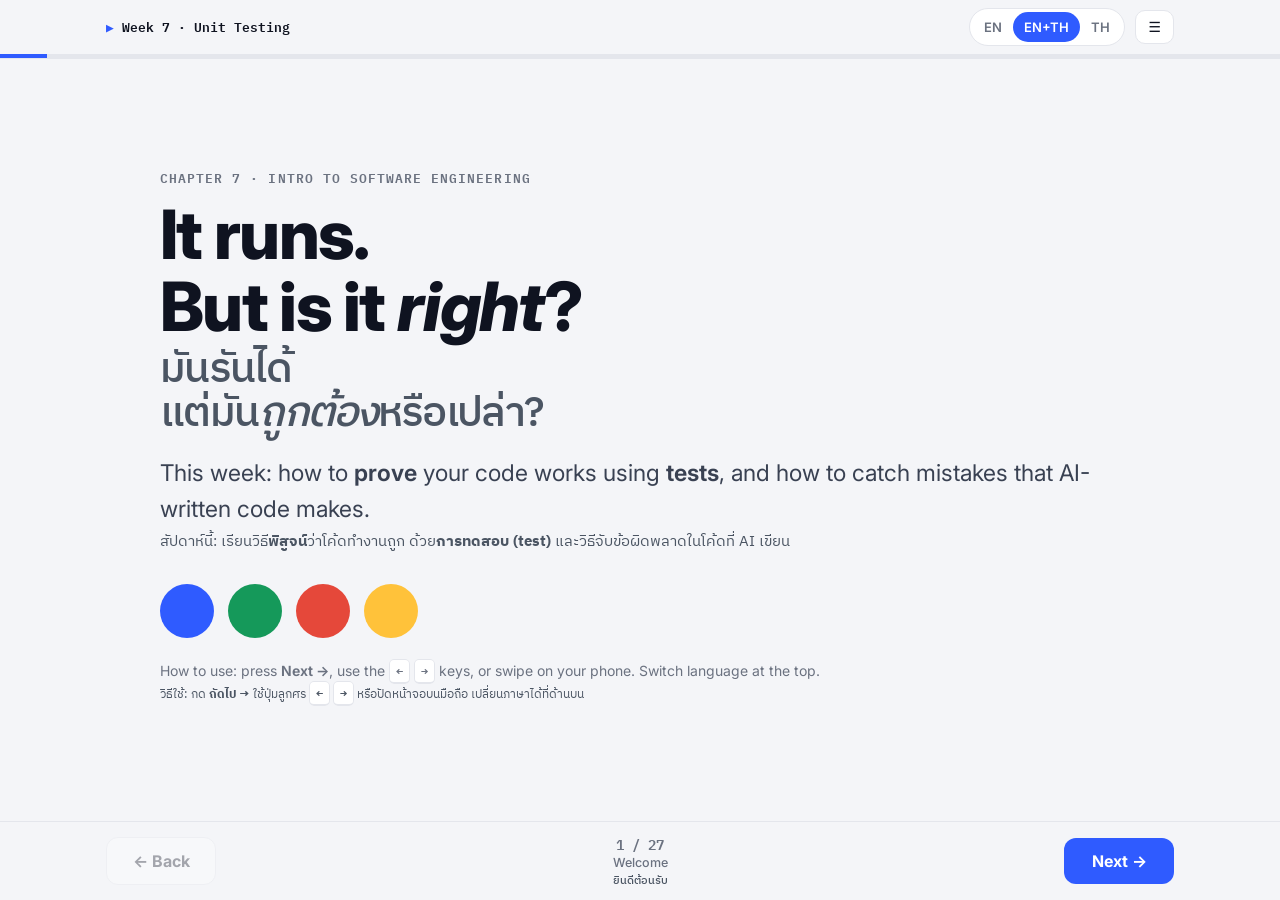
<file: Introduction-to-Software-Engineering/week7/week07-slides.html>
<!doctype html>
<html lang="en" data-mode="both">
<head>
<meta charset="utf-8">
<meta name="viewport" content="width=device-width, initial-scale=1, viewport-fit=cover">
<title>Week 7 Slides · Unit Testing</title>
<link rel="preconnect" href="https://fonts.googleapis.com">
<link rel="preconnect" href="https://fonts.gstatic.com" crossorigin>
<link href="https://fonts.googleapis.com/css2?family=IBM+Plex+Mono:wght@400;600&family=IBM+Plex+Sans+Thai:wght@400;500;600;700&family=Inter:wght@400;500;600;700;800&display=swap" rel="stylesheet">
<style>
:root{
  --bg:#f4f5f8; --card:#ffffff; --ink:#0f1320; --ink-2:#394152; --muted:#6b7280; --line:#e4e6ec; --th:#4b5563;
  --blue:#2f5bff; --blue-bg:#eaf0ff; --green:#15995a; --green-bg:#e3f5ea; --red:#e5483a; --red-bg:#fde8e5;
  --amber:#c98a00; --amber-bg:#fff3d4; --violet:#7246f0; --violet-bg:#efe9ff;
  --code-bg:#11163b; --code-ink:#dbe3ff; --dark:#0f1320; --dark-ink:#fff;
  --shadow:0 1px 2px rgba(0,0,0,.04),0 6px 18px rgba(0,0,0,.06);
}
@media (prefers-color-scheme: dark){
  :root:not([data-theme="light"]){
    --bg:#0d1016; --card:#171b24; --ink:#eef1f6; --ink-2:#c6ccd7; --muted:#8c95a5; --line:#272d39; --th:#aab2c0;
    --blue:#7090ff; --blue-bg:#1a2140; --green:#3ccf86; --green-bg:#11291e; --red:#ff7766; --red-bg:#341a17;
    --amber:#f2bd3d; --amber-bg:#2e2510; --violet:#a58bff; --violet-bg:#221a3d;
    --code-bg:#0a0e24; --dark:#eef1f6; --dark-ink:#0f1320; --shadow:0 1px 2px rgba(0,0,0,.35);
  }
}
:root[data-theme="dark"]{
  --bg:#0d1016; --card:#171b24; --ink:#eef1f6; --ink-2:#c6ccd7; --muted:#8c95a5; --line:#272d39; --th:#aab2c0;
  --blue:#7090ff; --blue-bg:#1a2140; --green:#3ccf86; --green-bg:#11291e; --red:#ff7766; --red-bg:#341a17;
  --amber:#f2bd3d; --amber-bg:#2e2510; --violet:#a58bff; --violet-bg:#221a3d;
  --code-bg:#0a0e24; --dark:#eef1f6; --dark-ink:#0f1320; --shadow:0 1px 2px rgba(0,0,0,.35);
}
*{box-sizing:border-box}
html,body{height:100%}
body{margin:0;background:var(--bg);color:var(--ink);font:18px/1.55 Inter,"IBM Plex Sans Thai",system-ui,sans-serif;-webkit-font-smoothing:antialiased;display:flex;flex-direction:column;height:100dvh;overflow:hidden}
code,.mono{font-family:"IBM Plex Mono",ui-monospace,monospace;font-size:.86em}
code{background:var(--line);padding:1px 6px;border-radius:5px}
b{font-weight:650}
button{font:inherit;color:inherit}

/* ---------- language modes ---------- */
html[data-mode="en"] .th{display:none!important}
html[data-mode="th"] .en{display:none!important}
.th{font-family:"IBM Plex Sans Thai",Inter,sans-serif}
html[data-mode="both"] .th{color:var(--th)}
html[data-mode="both"] .en + .th{display:block;font-size:.86em;font-weight:inherit;margin-top:2px}
html[data-mode="both"] h1 .en + .th,html[data-mode="both"] h2 .en + .th{font-weight:500;font-size:.62em;margin-top:6px}
html[data-mode="th"] .th{font-size:1em}
html[data-mode="both"] .nav .lbltxt .th{display:none!important}

/* ---------- top bar ---------- */
.top{flex-shrink:0;border-bottom:1px solid var(--line);background:var(--bg)}
.top-in{max-width:1100px;margin:0 auto;padding:8px 16px;display:flex;gap:10px;align-items:center}
.brand{font:600 13px "IBM Plex Mono",monospace;white-space:nowrap;overflow:hidden;text-overflow:ellipsis;flex:1;min-width:0}
.brand::before{content:"▶ ";color:var(--blue)}
.seg{display:flex;background:var(--card);border:1px solid var(--line);border-radius:999px;padding:3px;flex-shrink:0}
.seg button{border:0;background:none;color:var(--muted);font-weight:600;font-size:13px;padding:5px 11px;border-radius:999px;cursor:pointer}
.seg button[aria-pressed="true"]{background:var(--blue);color:#fff}
.iconbtn{border:1px solid var(--line);background:var(--card);border-radius:10px;height:34px;padding:0 12px;cursor:pointer;font-size:14px;font-weight:600;flex-shrink:0}
.progress{height:4px;background:var(--line)}
.progress i{display:block;height:100%;background:var(--blue);width:0;transition:width .25s}

/* ---------- slides ---------- */
.stage{flex:1;position:relative;min-height:0}
.slide{position:absolute;inset:0;overflow-y:auto;display:none;flex-direction:column;-webkit-overflow-scrolling:touch}
.slide.on{display:flex;animation:fade .25s ease}
@keyframes fade{from{opacity:0;transform:translateY(6px)}to{opacity:1;transform:none}}
@media (prefers-reduced-motion:reduce){.slide.on{animation:none}}
.inner{width:100%;max-width:1000px;margin:auto;padding:28px 20px 36px}
.kicker{font:600 13px "IBM Plex Mono",monospace;letter-spacing:.08em;text-transform:uppercase;color:var(--blue);margin:0 0 10px}
.kicker.red{color:var(--red)}.kicker.green{color:var(--green)}.kicker.violet{color:var(--violet)}
h1{font-size:clamp(40px,7vw,68px);line-height:1.05;letter-spacing:-.025em;margin:0 0 20px;font-weight:800}
h2{font-size:clamp(28px,4.4vw,42px);line-height:1.12;letter-spacing:-.018em;margin:0 0 22px;font-weight:800}
h3{font-size:20px;line-height:1.3;margin:0 0 6px;font-weight:700}
p{margin:0}
.big{font-size:clamp(19px,2.3vw,23px);color:var(--ink-2)}

/* bullet points */
.pts{list-style:none;margin:0;padding:0;display:grid;gap:14px}
.pts li{display:flex;gap:14px;align-items:flex-start;font-size:clamp(18px,2.1vw,21px)}
.pts li::before{content:"";width:10px;height:10px;border-radius:50%;background:var(--blue);flex-shrink:0;margin-top:.55em}
.steps{list-style:none;margin:0;padding:0;display:grid;gap:12px;counter-reset:s}
.steps li{display:flex;gap:14px;align-items:flex-start;font-size:clamp(17px,2vw,20px);counter-increment:s}
.steps li::before{content:counter(s);width:30px;height:30px;border-radius:8px;background:var(--blue);color:#fff;font:700 15px Inter,sans-serif;display:grid;place-items:center;flex-shrink:0;margin-top:1px}

.grid{display:grid;gap:14px}
.g2{grid-template-columns:repeat(2,minmax(0,1fr))}
.g3{grid-template-columns:repeat(3,minmax(0,1fr))}
@media (max-width:760px){.g2,.g3{grid-template-columns:minmax(0,1fr)}}
.card{background:var(--card);border:1px solid var(--line);border-radius:16px;padding:20px 22px;box-shadow:var(--shadow)}
.card p{color:var(--ink-2);font-size:17px}
.card .tag{font:600 12px "IBM Plex Mono",monospace;letter-spacing:.08em;text-transform:uppercase;color:var(--muted);margin-bottom:6px}
.card.blue{border-top:5px solid var(--blue)}.card.green{border-top:5px solid var(--green)}.card.red{border-top:5px solid var(--red)}.card.amber{border-top:5px solid var(--amber)}.card.violet{border-top:5px solid var(--violet)}

.box{margin-top:20px;border-left:5px solid var(--blue);background:var(--blue-bg);border-radius:0 12px 12px 0;padding:14px 18px;font-size:17px}
.box .lbl{font:700 12px "IBM Plex Mono",monospace;letter-spacing:.08em;text-transform:uppercase;color:var(--blue);margin-bottom:4px}
.box.green{border-color:var(--green);background:var(--green-bg)}.box.green .lbl{color:var(--green)}
.box.red{border-color:var(--red);background:var(--red-bg)}.box.red .lbl{color:var(--red)}
.box.amber{border-color:var(--amber);background:var(--amber-bg)}.box.amber .lbl{color:var(--amber)}

pre{background:var(--code-bg);color:var(--code-ink);border-radius:14px;padding:18px 20px;overflow-x:auto;font:15px/1.7 "IBM Plex Mono",monospace;margin:0}
pre .k{color:#8ea6ff}pre .s{color:#7ee2b0}pre .c{color:#8a93bd}

/* flow diagram */
.flow{display:flex;align-items:stretch;gap:10px;flex-wrap:wrap}
.flow .card{flex:1 1 160px;text-align:center;padding:16px}
.flow .ar{align-self:center;font-size:24px;color:var(--muted)}
@media (max-width:760px){.flow{flex-direction:column}.flow .ar{transform:rotate(90deg)}}

.thread{display:flex;gap:6px;flex-wrap:wrap}
.thread div{flex:1 0 90px;background:var(--card);border:1px solid var(--line);border-radius:12px;padding:10px 6px;text-align:center;font-weight:650;font-size:16px}
.thread small{display:block;color:var(--muted);font-weight:400;font-size:12.5px}
.thread .on{background:var(--blue);border-color:var(--blue);color:#fff}.thread .on small{color:#dbe3ff}

/* pyramid */
.pyr{display:flex;flex-direction:column;align-items:center;gap:4px;max-width:420px;margin:0 auto}
.pyr div{background:var(--dark);color:var(--dark-ink);text-align:center;font-weight:650;padding:14px 4px;font-size:15px}
.pyr .a{width:40%;clip-path:polygon(20% 0,80% 0,100% 100%,0 100%);background:var(--red)}
.pyr .b{width:68%;clip-path:polygon(11% 0,89% 0,100% 100%,0 100%);background:var(--amber)}
.pyr .c{width:100%;clip-path:polygon(7% 0,93% 0,100% 100%,0 100%);background:var(--green);padding:22px 4px}
.pyr div{color:#fff}

/* tables */
.tbl{width:100%;border-collapse:collapse;background:var(--card);border-radius:14px;overflow:hidden;box-shadow:var(--shadow);font-size:16.5px}
.tbl th{background:var(--dark);color:var(--dark-ink);text-align:left;font:600 12.5px "IBM Plex Mono",monospace;letter-spacing:.06em;text-transform:uppercase;padding:11px 14px}
.tbl td{padding:12px 14px;border-top:1px solid var(--line);vertical-align:top}
.tbl td:first-child{font-weight:650}
.scroll-x{overflow-x:auto;border-radius:14px}
@media (max-width:640px){.tbl.stack thead{display:none}.tbl.stack tr{display:block;border-top:1px solid var(--line);padding:8px 0}.tbl.stack td{display:block;border:0;padding:3px 14px}}

.lvl{display:inline-block;min-width:26px;height:26px;border-radius:7px;color:#fff;font:700 13px Inter,sans-serif;text-align:center;line-height:26px;margin-right:8px}

/* number line */
.nl{width:100%;height:auto;display:block}
.nl text{font:15px Inter,sans-serif;fill:var(--ink)}

.calc{display:flex;flex-wrap:wrap;gap:8px;align-items:center;font-size:17px}
.calc span{background:var(--card);border:1px solid var(--line);border-radius:8px;padding:6px 10px}
.calc .ok{background:var(--green-bg);border-color:var(--green)}

/* exam */
.q{background:var(--card);border:1px solid var(--line);border-radius:16px;padding:18px 20px;box-shadow:var(--shadow)}
.q + .q{margin-top:14px}
.q .qn{font:700 13px "IBM Plex Mono",monospace;color:var(--blue);margin-bottom:4px}
.q .qt{font-size:18.5px;font-weight:600;margin-bottom:12px}
.opts{display:grid;gap:8px}
.opt{display:flex;gap:12px;align-items:flex-start;text-align:left;width:100%;border:1.5px solid var(--line);background:var(--bg);border-radius:12px;padding:10px 14px;cursor:pointer;font-size:16.5px}
.opt:hover:not(:disabled){border-color:var(--blue)}
.opt .l{font:700 14px "IBM Plex Mono",monospace;color:var(--muted);flex-shrink:0;margin-top:2px}
.opt.right{border-color:var(--green);background:var(--green-bg)}
.opt.wrong{border-color:var(--red);background:var(--red-bg)}
.opt:disabled{cursor:default}
.why{display:none;margin-top:10px;font-size:16px;padding:10px 14px;border-radius:10px;background:var(--blue-bg)}
.q.done .why{display:block}
.scorebar{position:sticky;top:0;z-index:2;display:flex;gap:12px;align-items:center;justify-content:space-between;flex-wrap:wrap;background:var(--bg);padding:10px 0 12px;margin-bottom:6px;border-bottom:1px solid var(--line)}
.scorebar .s{font-size:22px;font-weight:800}
.btn{border:0;background:var(--blue);color:#fff;font-weight:650;font-size:15px;padding:9px 16px;border-radius:10px;cursor:pointer}
.btn.ghost{background:var(--card);color:var(--ink);border:1px solid var(--line)}
details.sa{background:var(--card);border:1px solid var(--line);border-radius:16px;padding:16px 20px;margin-top:14px;box-shadow:var(--shadow)}
details.sa summary{cursor:pointer;font-weight:650;font-size:17.5px}
details.sa[open] summary{margin-bottom:12px}

/* vocab */
.vsearch{width:100%;font:inherit;font-size:17px;padding:12px 16px;border-radius:12px;border:1.5px solid var(--line);background:var(--card);color:var(--ink);margin-bottom:14px}
.vsearch:focus{outline:none;border-color:var(--blue)}
.vgrid{display:grid;grid-template-columns:repeat(2,minmax(0,1fr));gap:12px}
@media (max-width:760px){.vgrid{grid-template-columns:minmax(0,1fr)}}
.v{background:var(--card);border:1px solid var(--line);border-radius:14px;padding:14px 18px;box-shadow:var(--shadow)}
.v .term{font-size:19px;font-weight:750}
.v .thw{font-family:"IBM Plex Sans Thai",sans-serif;color:var(--blue);font-weight:600;font-size:16.5px}
.v .mean{font-size:15.5px;color:var(--ink-2);margin-top:6px}
.v .ex{font-size:14.5px;color:var(--muted);margin-top:6px}
.v .cat{float:right;font:600 11px "IBM Plex Mono",monospace;letter-spacing:.06em;text-transform:uppercase;color:var(--muted);border:1px solid var(--line);border-radius:999px;padding:2px 8px}

/* bottom nav */
.nav{flex-shrink:0;border-top:1px solid var(--line);background:var(--bg);padding-bottom:env(safe-area-inset-bottom)}
.nav-in{max-width:1100px;margin:0 auto;padding:10px 16px;display:flex;align-items:center;gap:12px}
.nav button.go{border:0;background:var(--blue);color:#fff;font-weight:700;font-size:16px;padding:11px 20px;border-radius:12px;cursor:pointer;min-width:110px}
.nav button.go.prev{background:var(--card);color:var(--ink);border:1px solid var(--line)}
.nav button.go:disabled{opacity:.35;cursor:default}
.count{flex:1;text-align:center;font:600 14px "IBM Plex Mono",monospace;color:var(--muted)}
.count small{display:block;font:500 12.5px Inter,"IBM Plex Sans Thai",sans-serif;white-space:nowrap;overflow:hidden;text-overflow:ellipsis}
@media (max-width:480px){.nav button.go{min-width:0;padding:11px 14px}.nav .lbltxt{display:none}}

/* menu */
.menu{position:fixed;inset:0;z-index:20;background:rgba(10,12,20,.45);display:none}
.menu.on{display:block}
.menu .panel{position:absolute;right:0;top:0;bottom:0;width:min(380px,92vw);background:var(--bg);overflow-y:auto;padding:16px;box-shadow:-8px 0 30px rgba(0,0,0,.2)}
.menu ol{list-style:none;margin:10px 0 0;padding:0}
.menu li button{display:flex;gap:10px;width:100%;text-align:left;border:0;background:none;padding:9px 10px;border-radius:10px;cursor:pointer;font-size:15.5px}
.menu li button:hover{background:var(--card)}
.menu li button.cur{background:var(--blue);color:#fff}
.menu li .n{font:600 13px "IBM Plex Mono",monospace;opacity:.6;min-width:22px}
.hint{font-size:14px;color:var(--muted);margin-top:22px}
kbd{font:600 12px "IBM Plex Mono",monospace;border:1px solid var(--line);border-bottom-width:2px;border-radius:5px;padding:1px 6px;background:var(--card)}
.dots{display:flex;gap:14px;margin-top:30px}
.dots i{width:54px;height:54px;border-radius:50%}
</style>
</head>
<body>

<header class="top">
  <div class="top-in">
    <div class="brand">Week 7 · Unit Testing</div>
    <div class="seg" role="group" aria-label="Language">
      <button data-m="en" aria-pressed="false">EN</button>
      <button data-m="both" aria-pressed="true">EN+TH</button>
      <button data-m="th" aria-pressed="false">TH</button>
    </div>
    <button class="iconbtn" id="menuBtn" aria-label="All slides">☰</button>
  </div>
  <div class="progress"><i id="bar"></i></div>
</header>

<main class="stage" id="stage"></main>

<nav class="nav">
  <div class="nav-in">
    <button class="go prev" id="prev">← <span class="lbltxt"><span class="en">Back</span><span class="th">ย้อนกลับ</span></span></button>
    <div class="count"><span id="num">1 / 1</span><small id="ttl"></small></div>
    <button class="go" id="next"><span class="lbltxt"><span class="en">Next</span><span class="th">ถัดไป</span></span> →</button>
  </div>
</nav>

<div class="menu" id="menu"><div class="panel">
  <div style="display:flex;justify-content:space-between;align-items:center">
    <b><span class="en">All slides</span><span class="th">สไลด์ทั้งหมด</span></b>
    <button class="iconbtn" id="menuClose" aria-label="Close">✕</button>
  </div>
  <ol id="menuList"></ol>
</div></div>

<script>
/* ---------- helpers ---------- */
const L=(en,th)=>`<span class="en">${en}</span><span class="th">${th}</span>`;
const P=(en,th,cls='')=>`<p class="en ${cls}">${en}</p><p class="th ${cls}">${th}</p>`;
const pts=a=>`<ul class="pts">${a.map(x=>`<li><div>${L(x[0],x[1])}</div></li>`).join('')}</ul>`;
const steps=a=>`<ol class="steps">${a.map(x=>`<li><div>${L(x[0],x[1])}</div></li>`).join('')}</ol>`;
const box=(kind,en,th,lblEn,lblTh)=>`<div class="box ${kind}"><div class="lbl">${L(lblEn,lblTh)}</div>${P(en,th)}</div>`;
const remember=(en,th)=>box('green',en,th,'Remember','จำไว้');
const head=(k,en,th,kc='')=>`<p class="kicker ${kc}">${k}</p><h2>${L(en,th)}</h2>`;
const card=(cls,tag,en,th,ben,bth)=>`<div class="card ${cls}">${tag?`<div class="tag">${tag}</div>`:''}<h3>${L(en,th)}</h3>${ben?P(ben,bth):''}</div>`;

/* ---------- slides ---------- */
const S=[];
const add=(en,th,html)=>S.push({en,th,html});

add('Welcome','ยินดีต้อนรับ',`
<p class="kicker" style="color:var(--muted)">Chapter 7 · Intro to Software Engineering</p>
<h1>${L('It runs.<br>But is it <i>right</i>?','มันรันได้<br>แต่มัน<i>ถูกต้อง</i>หรือเปล่า?')}</h1>
${P('This week: how to <b>prove</b> your code works using <b>tests</b>, and how to catch mistakes that AI-written code makes.',
    'สัปดาห์นี้: เรียนวิธี<b>พิสูจน์</b>ว่าโค้ดทำงานถูก ด้วย<b>การทดสอบ (test)</b> และวิธีจับข้อผิดพลาดในโค้ดที่ AI เขียน','big')}
<div class="dots" aria-hidden="true"><i style="background:#2f5bff"></i><i style="background:#15995a"></i><i style="background:#e5483a"></i><i style="background:#ffc23a"></i></div>
<p class="hint">${L('How to use: press <b>Next →</b>, use the <kbd>←</kbd> <kbd>→</kbd> keys, or swipe on your phone. Switch language at the top.',
 'วิธีใช้: กด <b>ถัดไป →</b> ใช้ปุ่มลูกศร <kbd>←</kbd> <kbd>→</kbd> หรือปัดหน้าจอบนมือถือ เปลี่ยนภาษาได้ที่ด้านบน')}</p>`);

add("Today's plan",'แผนการเรียนวันนี้',`
${head('Roadmap','What we will learn today','วันนี้เราจะเรียนอะไรบ้าง')}
${steps([
 ['<b>Why</b> we test: verification &amp; validation','<b>ทำไม</b>ต้องทดสอบ: verification และ validation'],
 ['<b>What</b> a test is: input → expected output','test <b>คืออะไร</b>: input → ผลลัพธ์ที่คาดหวัง'],
 ['<b>Unit tests</b>, and turning requirements into tests','<b>Unit test</b> และการแปลง requirement เป็นเทสต์'],
 ['<b>Choosing inputs</b>: EP and BVA','<b>เลือก input</b> ให้ฉลาด: EP และ BVA'],
 ['<b>5 levels</b> of testing, from one function to real users','<b>5 ระดับ</b>ของการทดสอบ จากฟังก์ชันเดียวถึงผู้ใช้จริง'],
 ['<b>Do users like it?</b> TAM, UTAUT2, SUS','<b>ผู้ใช้ชอบไหม?</b> TAM, UTAUT2, SUS'],
 ['<b>Good tests</b> and catching <b>AI mistakes</b>','<b>เทสต์ที่ดี</b> และการจับ<b>ความผิดพลาดของ AI</b>'],
 ['Summary → <b>Exam practice</b> → <b>Vocabulary</b>','สรุป → <b>ฝึกทำข้อสอบ</b> → <b>คำศัพท์</b>']
])}`);

add('Where we are','เราอยู่ตรงไหน',`
${head('The golden thread','Testing is the next step after code','การทดสอบคือขั้นถัดไปหลังเขียนโค้ด')}
<div class="thread">
 <div>Problem<small>Wk 3</small></div><div>FR / NFR<small>SRS</small></div><div>Model<small>UML</small></div>
 <div>Design<small>Wk 5</small></div><div>Code<small>Wk 6</small></div><div class="on">Test<small>Ch 7 · today</small></div>
 <div>Quality<small>Ch 8</small></div><div>PM<small>Ch 9</small></div><div>Ethics<small>Ch 10</small></div>
</div>
<div style="margin-top:24px">${pts([
 ['We wrote <b>requirements</b> (what the app must do).','เราเขียน <b>requirement</b> แล้ว (แอปต้องทำอะไร)'],
 ['We wrote <b>code</b> (how it does it).','เราเขียน<b>โค้ด</b>แล้ว (ทำอย่างไร)'],
 ['Now we <b>test</b>: check the code really does what the requirements say.','ตอนนี้เรา<b>ทดสอบ</b>: ตรวจว่าโค้ดทำตามที่ requirement บอกจริง']
])}</div>
${box('amber','This term, testing is <b>understand-only</b>: learn the ideas and use them on your prototype. There is no separate graded test suite.',
 'เทอมนี้เรื่อง testing เป็นแบบ<b>เข้าใจอย่างเดียว</b>: เรียนแนวคิดแล้วใช้กับ prototype ไม่มีการให้คะแนนชุดเทสต์แยก','Note','หมายเหตุ')}`);

add('Running ≠ working','รันได้ ≠ ใช้ได้',`
${head('Idea 1 · Why test?','"It runs" does not mean "it works"','"รันได้" ไม่ได้แปลว่า "ทำงานถูก"')}
<div class="grid g2">
 ${card('red','Example','The reminder fires on the wrong day','การแจ้งเตือนเด้งผิดวัน','The app opens. No crash. It looks fine. But the reminder comes on the <b>wrong day</b>, so the student still misses the deadline.','แอปเปิดได้ ไม่แครช ดูเหมือนปกติ แต่แจ้งเตือน<b>ผิดวัน</b> นักศึกษาก็ยังพลาดกำหนดส่งอยู่ดี')}
 ${card('green','Solution','A test checks the answer','เทสต์ตรวจคำตอบให้','A test says: "task due 10 Aug, today is 9 Aug → it <b>must</b> be in the reminder list." If not, the test fails and we find the bug.','เทสต์บอกว่า "งานครบกำหนด 10 ส.ค. วันนี้ 9 ส.ค. → <b>ต้อง</b>อยู่ในรายการแจ้งเตือน" ถ้าไม่อยู่ เทสต์ fail และเราเจอบั๊ก')}
</div>
${remember('Testing finds bugs <b>before users do</b>, when they are still cheap to fix.','การทดสอบช่วยหาบั๊ก<b>ก่อนผู้ใช้จะเจอ</b> ตอนที่ยังแก้ได้ง่ายและถูก')}`);

add('Verification vs validation','Verification กับ Validation',`
${head('Idea 1 · Two questions','Two questions every test answers','สองคำถามที่การทดสอบต้องตอบ')}
<div class="grid g2">
 ${card('blue','Verification','Did we build it <i>right</i>?','เราสร้าง<i>ถูกวิธี</i>ไหม?','Does the code follow the spec? No bugs? Checked by <b>unit tests</b> and code reviews.','โค้ดตรงตาม spec ไหม? ไม่มีบั๊กใช่ไหม? ตรวจด้วย <b>unit test</b> และการรีวิวโค้ด')}
 ${card('violet','Validation','Did we build the <i>right thing</i>?','เราสร้าง<i>สิ่งที่ถูกต้อง</i>ไหม?','Is it what users really need? Checked by <b>demos</b>, <b>acceptance tests</b> and user feedback.','เป็นสิ่งที่ผู้ใช้ต้องการจริงไหม? ตรวจด้วย<b>การเดโม</b> <b>acceptance test</b> และ feedback จากผู้ใช้')}
</div>
${box('','<b>Memory trick:</b> <b>Ver</b>ification = the code is <b>ver</b>y correct. <b>Val</b>idation = it has <b>val</b>ue for the user. You need <b>both</b>.',
 '<b>เทคนิคจำ:</b> <b>Ver</b>ification = โค้ดถูกต้อง (ตรงตาม spec) · <b>Val</b>idation = มี<b>คุณค่า (value)</b> กับผู้ใช้ ต้องมี<b>ทั้งสองอย่าง</b>','Easy way to remember','วิธีจำง่าย ๆ')}`);

add('The V-model','V-model',`
${head('Idea 1b · The V-model (Sommerville §8)','Every build step has a matching check','ทุกขั้นตอนการสร้าง มีการตรวจที่คู่กัน')}
<div class="scroll-x"><table class="tbl">
 <thead><tr><th>${L('We build (left side)','เราสร้าง (ฝั่งซ้าย)')}</th><th>${L('We check with (right side)','เราตรวจด้วย (ฝั่งขวา)')}</th></tr></thead>
 <tbody>
  <tr><td>Requirements</td><td>System / acceptance tests <span style="color:var(--violet)">· validation</span></td></tr>
  <tr><td>Design / architecture</td><td>Integration tests</td></tr>
  <tr><td>Detailed design</td><td>Unit tests <span style="color:var(--blue)">· verification</span></td></tr>
  <tr><td colspan="2" style="text-align:center">↓ Code ↑</td></tr>
 </tbody></table></div>
${box('green','Like <b>writing</b> an essay (left) and <b>proofreading</b> it (right). Each part you write gets checked against what you planned.',
 'เหมือน<b>เขียน</b>เรียงความ (ซ้าย) แล้ว<b>ตรวจทาน</b> (ขวา) ทุกส่วนที่เขียนจะถูกตรวจเทียบกับสิ่งที่วางแผนไว้','In plain words','พูดง่าย ๆ')}`);

add('What is a test?','Test คืออะไร?',`
${head('Idea 2 · What a test is','A test = known input + expected output','Test = input ที่รู้ค่า + ผลลัพธ์ที่คาดหวัง')}
<div class="flow">
 <div class="card"><h3>Input</h3><p>${L('task due 10 Aug<br>today = 9 Aug','งานครบกำหนด 10 ส.ค.<br>วันนี้ = 9 ส.ค.')}</p></div><span class="ar">→</span>
 <div class="card"><h3>Function</h3><p class="mono">tasks_due_for_<br>reminder()</p></div><span class="ar">→</span>
 <div class="card"><h3>Output</h3><p>${L('the real result','ผลลัพธ์จริง')}</p></div>
</div>
<div class="grid g2" style="margin-top:16px">
 ${card('green','','Output = expected → ✓ PASS','ตรงกับที่คาด → ✓ ผ่าน','The code works for this case.','โค้ดทำงานถูกสำหรับกรณีนี้')}
 ${card('red','','Output ≠ expected → ✗ FAIL','ไม่ตรง → ✗ ไม่ผ่าน','You found a bug, cheaply and early.','เราเจอบั๊กแล้ว ตั้งแต่เนิ่น ๆ และแก้ได้ถูก')}
</div>
${box('','A calculator: you type 2 + 2 and <b>expect</b> 4. If it shows 5, it has a bug. A test writes down "expect 4" once, and the computer checks it for you every time.',
 'เครื่องคิดเลข: กด 2 + 2 เรา<b>คาดหวัง</b> 4 ถ้าขึ้น 5 แปลว่ามีบั๊ก เทสต์คือการจด "คาดหวัง 4" ไว้ครั้งเดียว แล้วคอมพิวเตอร์ตรวจให้ทุกครั้ง','Example','ตัวอย่าง')}`);

add('Unit tests','Unit test',`
${head('Idea 3 · The smallest test','A unit test checks ONE small piece, alone','Unit test ตรวจชิ้นเล็ก ๆ ชิ้นเดียว แบบแยกเดี่ยว')}
<div class="grid g3">
 ${card('blue','One unit','Usually one function','ปกติคือฟังก์ชันเดียว','No database, no screen, no internet. Just the function.','ไม่มีฐานข้อมูล ไม่มีหน้าจอ ไม่มีอินเทอร์เน็ต มีแค่ฟังก์ชัน')}
 ${card('green','Fast','Runs in milliseconds','รันเสร็จในเสี้ยววินาที','So you can run them after <b>every</b> change.','จึงรันได้หลังแก้โค้ด<b>ทุกครั้ง</b>')}
 ${card('amber','Precise','Shows exactly what broke','บอกได้เลยว่าพังตรงไหน','If it fails, you know which piece is wrong. No searching.','ถ้า fail ก็รู้ทันทีว่าชิ้นไหนผิด ไม่ต้องไล่หา')}
</div>
${box('green','Like checking each <b>LEGO brick</b> before building the castle. Finding one bad brick now is easier than rebuilding the whole castle later.',
 'เหมือนเช็กตัวต่อ <b>LEGO</b> ทีละชิ้นก่อนต่อปราสาท เจอชิ้นที่เสียตอนนี้ ง่ายกว่ารื้อปราสาททั้งหลังทีหลัง','In plain words','พูดง่าย ๆ')}`);

add('Requirement → test','Requirement → เทสต์',`
${head('Idea 4 · AC becomes a test','Each acceptance criterion becomes one test','Acceptance criterion แต่ละข้อ = เทสต์หนึ่งตัว')}
<div class="grid g2">
 <div>
  <div class="card">
   <div class="tag">From your SRS</div>
   <p style="margin-bottom:10px"><b>FR-1</b>: ${L('remind an open task 1 day before it is due','แจ้งเตือนงานที่ยังไม่เสร็จ ล่วงหน้า 1 วันก่อนครบกำหนด')}</p>
   <p style="margin-bottom:8px">🟢 ${L('<b>AC 1:</b> open task due tomorrow → <b>appears</b> in reminders','<b>AC 1:</b> งาน open ที่ครบกำหนดพรุ่งนี้ → <b>ต้องอยู่</b>ในรายการแจ้งเตือน')}</p>
   <p>🔴 ${L('<b>AC 2:</b> a <code>done</code> task → does <b>not</b> appear','<b>AC 2:</b> งานที่ <code>done</code> แล้ว → <b>ต้องไม่อยู่</b>')}</p>
  </div>
  ${box('','The criterion and the test say the <b>same sentence</b>: once in English, once in code.','criterion กับเทสต์คือ<b>ประโยคเดียวกัน</b> เขียนเป็นภาษาคนครั้งหนึ่ง เป็นโค้ดอีกครั้งหนึ่ง','Key idea','แนวคิดหลัก')}
 </div>
<pre><span class="c"># AC 1</span>
<span class="k">def</span> test_reminds_open_task_1_day_before():
    tasks = [Task(due=date(2026,8,10), status=<span class="s">'open'</span>)]
    <span class="k">assert</span> tasks_due_for_reminder(tasks, date(2026,8,9)) == tasks

<span class="c"># AC 2</span>
<span class="k">def</span> test_does_not_remind_done_task():
    tasks = [Task(due=date(2026,8,10), status=<span class="s">'done'</span>)]
    <span class="k">assert</span> tasks_due_for_reminder(tasks, date(2026,8,9)) == []</pre>
</div>`);

add('How to read a test','วิธีอ่านเทสต์',`
${head('Idea 4 · Reading test code','Every test has 3 simple parts','ทุกเทสต์มี 3 ส่วนง่าย ๆ')}
<div class="grid g2">
<pre><span class="k">def</span> test_does_not_remind_done_task():
    <span class="c"># 1. Arrange: prepare the data</span>
    tasks = [Task(due=date(2026,8,10),
                  status=<span class="s">'done'</span>)]

    <span class="c"># 2. Act: run the function</span>
    result = tasks_due_for_reminder(
                 tasks, date(2026,8,9))

    <span class="c"># 3. Assert: check the answer</span>
    <span class="k">assert</span> result == []</pre>
 <div>${steps([
  ['<b>Arrange</b>: make the input. Here: one task that is already done.','<b>Arrange (เตรียม)</b>: สร้าง input ในที่นี้คืองานหนึ่งงานที่เสร็จแล้ว'],
  ['<b>Act</b>: call the function you are testing.','<b>Act (ลงมือ)</b>: เรียกฟังก์ชันที่ต้องการทดสอบ'],
  ['<b>Assert</b>: say what the answer <b>must</b> be. <code>[]</code> means "empty list: nothing to remind."','<b>Assert (ยืนยัน)</b>: บอกว่าคำตอบ<b>ต้อง</b>เป็นอะไร <code>[]</code> แปลว่า "ลิสต์ว่าง ไม่มีอะไรต้องเตือน"']
 ])}
 ${box('green','Name the test like a sentence: <code>test_does_not_remind_done_task</code> tells you what should happen.','ตั้งชื่อเทสต์ให้อ่านเหมือนประโยค <code>test_does_not_remind_done_task</code> บอกเลยว่าควรเกิดอะไร','Tip','เคล็ดลับ')}</div>
</div>`);

add('Equivalence partitioning','Equivalence Partitioning (EP)',`
${head('Choosing inputs · technique 1','EP: group inputs that behave the same','EP: จัดกลุ่ม input ที่ทำงานเหมือนกัน')}
${P('You can’t test every possible input. So split inputs into <b>groups</b>, and test <b>one value from each group</b>.','เราทดสอบทุก input ไม่ได้ จึงแบ่ง input เป็น<b>กลุ่ม</b> แล้วทดสอบ<b>ค่าเดียวจากแต่ละกลุ่ม</b>','big')}
<p style="margin:18px 0 10px;font-weight:650">${L('Example: a task title must be 1–100 characters.','ตัวอย่าง: ชื่องานต้องยาว 1–100 ตัวอักษร')}</p>
<div class="grid g3">
 ${card('red','Group 1 · invalid','Too short','สั้นเกินไป','Test with <b>0</b> chars (empty) → ✗ rejected','ทดสอบด้วย <b>0</b> ตัวอักษร (ว่าง) → ✗ ปฏิเสธ')}
 ${card('green','Group 2 · valid','Just right','ยาวพอดี','Test with <b>50</b> chars → ✓ accepted','ทดสอบด้วย <b>50</b> ตัวอักษร → ✓ ยอมรับ')}
 ${card('red','Group 3 · invalid','Too long','ยาวเกินไป','Test with <b>101</b> chars → ✗ rejected','ทดสอบด้วย <b>101</b> ตัวอักษร → ✗ ปฏิเสธ')}
</div>
${remember('3 tests now cover <b>every</b> length. One test stands for a whole group.','เทสต์แค่ 3 ตัวครอบคลุมความยาว<b>ทุกแบบ</b> เทสต์ 1 ตัวเป็นตัวแทนของทั้งกลุ่ม')}`);

add('Boundary value analysis','Boundary Value Analysis (BVA)',`
${head('Choosing inputs · technique 2','BVA: bugs hide at the edges','BVA: บั๊กชอบซ่อนอยู่ที่ขอบ')}
${P('Test <b>on</b> the edge and <b>just outside</b> it. Mistakes like <code>&lt;</code> instead of <code>&lt;=</code> (off-by-one) live here.','ทดสอบ<b>ตรงขอบ</b>และ<b>เลยขอบไปนิดเดียว</b> ความผิดพลาดแบบใช้ <code>&lt;</code> แทน <code>&lt;=</code> (off-by-one) อยู่ตรงนี้','big')}
<div class="card" style="margin-top:18px">
<svg class="nl" viewBox="0 0 820 130" role="img" aria-label="Number line: 0 invalid, 1 valid, 50 valid, 100 valid, 101 invalid">
 <rect x="10" y="40" width="200" height="34" fill="var(--red-bg)"/><rect x="210" y="40" width="400" height="34" fill="var(--green-bg)"/><rect x="610" y="40" width="200" height="34" fill="var(--red-bg)"/>
 <text x="110" y="28" text-anchor="middle">too short</text><text x="410" y="28" text-anchor="middle" style="fill:var(--green)">valid · 1–100</text><text x="710" y="28" text-anchor="middle">too long</text>
 <line x1="10" y1="57" x2="810" y2="57" stroke="var(--ink)" stroke-width="2"/>
 <g text-anchor="middle">
  <circle cx="110" cy="57" r="7" fill="var(--ink)"/><text x="110" y="98">0 ✗</text>
  <circle cx="210" cy="57" r="9" fill="var(--blue)"/><text x="210" y="98" style="font-weight:700">1 ✓</text><text x="210" y="120" style="fill:var(--blue);font-size:12px">edge</text>
  <circle cx="410" cy="57" r="7" fill="var(--green)"/><text x="410" y="98">50 ✓</text>
  <circle cx="610" cy="57" r="9" fill="var(--blue)"/><text x="610" y="98" style="font-weight:700">100 ✓</text><text x="610" y="120" style="fill:var(--blue);font-size:12px">edge</text>
  <circle cx="710" cy="57" r="7" fill="var(--ink)"/><text x="710" y="98">101 ✗</text>
 </g>
</svg></div>
<div class="grid g2" style="margin-top:14px">
 ${card('','','EP picks: 0 · 50 · 101','EP เลือก: 0 · 50 · 101','One from each group.','หนึ่งค่าจากแต่ละกลุ่ม')}
 ${card('blue','','BVA adds: 1 · 100','BVA เพิ่ม: 1 · 100','The first and last allowed values.','ค่าแรกและค่าสุดท้ายที่ยอมรับได้')}
</div>
${remember('5 smart tests beat 100 random ones. Works for dates too: <b>past / today / future</b>.','เทสต์ฉลาด 5 ตัว ดีกว่าเทสต์สุ่ม 100 ตัว ใช้กับวันที่ได้ด้วย: <b>อดีต / วันนี้ / อนาคต</b>')}`);

add('The test pyramid','พีระมิดการทดสอบ',`
${head('Idea 3b · Levels of testing','Many small tests at the bottom, few big ones on top','เทสต์เล็กจำนวนมากที่ฐาน เทสต์ใหญ่ไม่กี่ตัวด้านบน')}
<div class="grid g2" style="align-items:center">
 <div><div class="pyr"><div class="a">System</div><div class="b">Integration</div><div class="c">Unit tests</div></div>
  <p class="mono" style="text-align:center;color:var(--muted);margin-top:8px">${L('top: few · slow · expensive<br>bottom: many · fast · cheap','บน: น้อย · ช้า · แพง<br>ล่าง: เยอะ · เร็ว · ถูก')}</p></div>
 <div>${pts([
  ['<b>Unit tests</b> (bottom): lots of them. Cheap and fast.','<b>Unit test</b> (ฐาน): มีจำนวนมาก ถูกและเร็ว'],
  ['<b>Integration tests</b> (middle): check pieces work together.','<b>Integration test</b> (กลาง): ตรวจว่าชิ้นส่วนทำงานร่วมกันได้'],
  ['<b>System tests</b> (top): the whole app. Few, because they are slow.','<b>System test</b> (ยอด): ทั้งแอป มีไม่กี่ตัวเพราะช้า']
 ])}</div>
</div>
${box('green','Like a car factory: test each part on the bench many times (unit), then do a few full test-drives (system).','เหมือนโรงงานรถยนต์: ทดสอบชิ้นส่วนบนโต๊ะหลาย ๆ รอบ (unit) แล้วค่อยลองขับจริงไม่กี่รอบ (system)','In plain words','พูดง่าย ๆ')}
<p class="hint">Source: Cohn (2009); Sommerville §8.1–8.4</p>`);

add('5 levels of testing','การทดสอบ 5 ระดับ',`
${head('Levels of testing · StudyMate','5 levels, from one function to real users','5 ระดับ จากฟังก์ชันเดียวถึงผู้ใช้จริง')}
<div class="scroll-x"><table class="tbl stack">
 <thead><tr><th>${L('Level','ระดับ')}</th><th>${L('What is tested?','ทดสอบอะไร?')}</th><th>${L('StudyMate example','ตัวอย่าง StudyMate')}</th></tr></thead>
 <tbody>
  <tr><td><span class="lvl" style="background:var(--green)">1</span>Unit</td><td>${L('One function, alone','ฟังก์ชันเดียว แยกเดี่ยว')}</td><td>${L('<code>days_until_due</code>: due 10 Aug, today 8 Aug → 2','<code>days_until_due</code>: ครบ 10 ส.ค. วันนี้ 8 ส.ค. → 2')}</td></tr>
  <tr><td><span class="lvl" style="background:var(--blue)">2</span>Integration</td><td>${L('A few modules together','หลายโมดูลทำงานร่วมกัน')}</td><td>${L('Add a task via TaskService → it is saved and can be read back','เพิ่มงานผ่าน TaskService → ถูกบันทึกและอ่านกลับได้')}</td></tr>
  <tr><td><span class="lvl" style="background:var(--violet)">3</span>System</td><td>${L('The whole app, end to end','ทั้งแอป ตั้งแต่ต้นจนจบ')}</td><td>${L('Add a task → it shows on the Today screen → reminder arrives','เพิ่มงาน → แสดงบนหน้า Today → มีการแจ้งเตือน')}</td></tr>
  <tr><td><span class="lvl" style="background:var(--amber)">4</span>Release</td><td>${L('Full version, by a separate team, before shipping','เวอร์ชันเต็ม โดยทีมแยก ก่อนปล่อยจริง')}</td><td>${L('Works on iOS + Android; old saved tasks still load','ใช้ได้บน iOS + Android; งานเก่าที่บันทึกไว้ยังโหลดได้')}</td></tr>
  <tr><td><span class="lvl" style="background:var(--red)">5</span>Acceptance</td><td>${L('Real users decide: do we accept it?','ผู้ใช้จริงตัดสิน: ยอมรับไหม?')}</td><td>${L('A student uses it for a week: do reminders really help?','นักศึกษาใช้ 1 สัปดาห์: การแจ้งเตือนช่วยได้จริงไหม?')}</td></tr>
 </tbody></table></div>
${box('','In this course you <b>build</b> levels 1–2 on your prototype. Levels 3–5: <b>understand</b> what they are. Level 5 is the only one that proves <b>validation</b>.',
 'ในวิชานี้เรา<b>ลงมือทำ</b>ระดับ 1–2 กับ prototype ส่วนระดับ 3–5 แค่<b>เข้าใจ</b> ระดับ 5 เป็นระดับเดียวที่พิสูจน์ <b>validation</b> ได้','For this course','สำหรับวิชานี้')}`);

add('TAM','TAM',`
${head('Acceptance · Davis (1989)','TAM: will people use it? 2 questions decide','TAM: คนจะใช้ไหม? ตัดสินด้วย 2 คำถาม','red')}
<div class="flow">
 <div class="card"><h3>PU</h3><p>${L('Perceived Usefulness<br>"Is it useful?"','การรับรู้ว่ามีประโยชน์<br>"มีประโยชน์ไหม?"')}</p></div>
 <span class="ar">+</span>
 <div class="card"><h3>PEOU</h3><p>${L('Perceived Ease of Use<br>"Is it easy?"','การรับรู้ว่าใช้ง่าย<br>"ใช้ง่ายไหม?"')}</p></div>
 <span class="ar">→</span>
 <div class="card" style="background:var(--dark);color:var(--dark-ink)"><h3>${L('Intention → Use','ตั้งใจใช้ → ใช้จริง')}</h3></div>
</div>
${box('','Ask users to rate 1–5:<br><b>PU:</b> "StudyMate helps me not miss deadlines."<br><b>PEOU:</b> "Adding a task is easy." → take the average of each.',
 'ให้ผู้ใช้ให้คะแนน 1–5:<br><b>PU:</b> "StudyMate ช่วยให้ฉันไม่พลาดกำหนดส่ง"<br><b>PEOU:</b> "การเพิ่มงานทำได้ง่าย" → หาค่าเฉลี่ยของแต่ละข้อ','Example survey','ตัวอย่างแบบสอบถาม')}
${remember('TAM is <b>short and simple</b>: only 2 factors. Good for a quick check of a work/productivity tool. Also: easier to use → feels more useful.','TAM <b>สั้นและง่าย</b>: มีแค่ 2 ปัจจัย เหมาะกับการเช็กเร็ว ๆ สำหรับเครื่องมือด้านการทำงาน และยิ่งใช้ง่าย → ยิ่งรู้สึกว่ามีประโยชน์')}`);

add('UTAUT2','UTAUT2',`
${head('Acceptance · Venkatesh, Thong & Xu (2012)','UTAUT2: 7 reasons people use an app','UTAUT2: 7 เหตุผลที่คนใช้แอป','red')}
<div class="scroll-x"><table class="tbl">
 <thead><tr><th>${L('Factor','ปัจจัย')}</th><th>${L('Simple question','คำถามง่าย ๆ')}</th></tr></thead>
 <tbody>
  <tr><td>PE · Performance Expectancy</td><td>${L('Will it help me? ("helps my grades")','ช่วยฉันได้ไหม? ("ช่วยให้เกรดดีขึ้น")')}</td></tr>
  <tr><td>EE · Effort Expectancy</td><td>${L('Is it easy to learn?','เรียนรู้ง่ายไหม?')}</td></tr>
  <tr><td>SI · Social Influence</td><td>${L('Do my friends use it?','เพื่อน ๆ ใช้ไหม?')}</td></tr>
  <tr><td>FC · Facilitating Conditions</td><td>${L('Do I have what I need to use it (phone, internet, help)?','มีสิ่งที่จำเป็นพร้อมไหม (มือถือ เน็ต คนช่วย)?')}</td></tr>
  <tr><td>HM · Hedonic Motivation</td><td>${L('Is it fun or enjoyable?','สนุกหรือเพลินไหม?')}</td></tr>
  <tr><td>PV · Price Value</td><td>${L('Is it worth the price?','คุ้มราคาไหม?')}</td></tr>
  <tr><td>HB · Habit</td><td>${L('Do I open it automatically?','เปิดใช้จนเป็นนิสัยไหม?')}</td></tr>
 </tbody></table></div>
${remember('TAM = 2 factors (quick). UTAUT2 = 7 factors (fuller picture, longer survey; used in research and theses). Effects can differ by age, gender and experience.','TAM = 2 ปัจจัย (เร็ว) · UTAUT2 = 7 ปัจจัย (ภาพครบกว่า แบบสอบถามยาวกว่า ใช้ในงานวิจัย/วิทยานิพนธ์) ผลอาจต่างกันตามอายุ เพศ และประสบการณ์')}`);

add('SUS: how to score','SUS: วิธีคิดคะแนน',`
${head('Acceptance · Brooke (1996)','SUS: 10 questions → 1 score out of 100','SUS: 10 คำถาม → คะแนนเดียวเต็ม 100','red')}
${steps([
 ['Users rate <b>10 statements</b> from 1 (strongly disagree) to 5 (strongly agree).','ผู้ใช้ให้คะแนน<b>ข้อความ 10 ข้อ</b> จาก 1 (ไม่เห็นด้วยอย่างยิ่ง) ถึง 5 (เห็นด้วยอย่างยิ่ง)'],
 ['<b>Odd</b> items (1,3,5,7,9) are positive → score = answer <b>− 1</b>','ข้อ<b>คี่</b> (1,3,5,7,9) เป็นข้อบวก → คะแนน = คำตอบ <b>− 1</b>'],
 ['<b>Even</b> items (2,4,6,8,10) are negative → score = <b>5 −</b> answer','ข้อ<b>คู่</b> (2,4,6,8,10) เป็นข้อลบ → คะแนน = <b>5 −</b> คำตอบ'],
 ['Add all 10 scores, then <b>× 2.5</b> → 0 to 100 (not a percentage!)','รวมคะแนนทั้ง 10 ข้อ แล้ว <b>× 2.5</b> → ได้ 0 ถึง 100 (ไม่ใช่เปอร์เซ็นต์!)']
])}
<div class="card" style="margin-top:18px">
 <div class="tag">${L('Worked example','ตัวอย่างการคำนวณ')}</div>
 <p style="margin-bottom:8px">${L('Answers: 4, 2, 5, 1, 4, 2, 4, 1, 5, 2','คำตอบ: 4, 2, 5, 1, 4, 2, 4, 1, 5, 2')}</p>
 <div class="calc"><span>${L('Odd','คี่')}: 3+4+3+3+4 = <b>17</b></span><span>${L('Even','คู่')}: 3+4+3+4+3 = <b>17</b></span><span>(17+17) × 2.5 = </span><span class="ok"><b>85</b> · ${L('excellent','ดีเยี่ยม')}</span></div>
</div>
${box('amber','<b>~68</b> = average · <b>80+</b> = excellent · <b>under 50</b> = poor (Bangor et al., 2009)','<b>~68</b> = ค่าเฉลี่ย · <b>80 ขึ้นไป</b> = ดีเยี่ยม · <b>ต่ำกว่า 50</b> = แย่','How to read the score','วิธีอ่านคะแนน')}`);

add('Running a usability test','การทำ usability test',`
${head('Acceptance · usability test','Users do real tasks first, then fill the SUS','ให้ผู้ใช้ทำงานจริงก่อน แล้วค่อยกรอก SUS','red')}
<div class="grid g2">
 <div>${steps([
  ['Write <b>task scenarios</b> (e.g. "Add a task due Friday").','เขียน<b>สถานการณ์งาน</b> (เช่น "เพิ่มงานที่ครบกำหนดวันศุกร์")'],
  ['Find <b>5–10 real users</b> (students).','หา<b>ผู้ใช้จริง 5–10 คน</b> (นักศึกษา)'],
  ['Ask them to <b>think aloud</b>. You don’t help or give hints.','ให้ผู้ใช้<b>พูดสิ่งที่คิดออกมา</b> ห้ามช่วยหรือใบ้'],
  ['<b>Watch</b>: success? time? errors? where stuck?','<b>สังเกต</b>: ทำได้ไหม? ใช้เวลาเท่าไร? ผิดตรงไหน? ติดตรงไหน?'],
  ['<b>Then</b> they fill the SUS (10 items).','<b>จากนั้น</b>ให้กรอก SUS (10 ข้อ)'],
  ['Score → fix the worst parts → test again.','คิดคะแนน → แก้จุดที่แย่ที่สุด → ทดสอบใหม่']
 ])}</div>
 <div class="card">
  <div class="tag">${L('Example tasks for StudyMate','ตัวอย่างงานสำหรับ StudyMate')}</div>
  ${pts([['T1 · Add a task due Friday','T1 · เพิ่มงานที่ครบกำหนดวันศุกร์'],['T2 · Turn on a reminder 1 day before','T2 · เปิดการแจ้งเตือนล่วงหน้า 1 วัน'],['T3 · Mark a task done','T3 · ทำเครื่องหมายว่างานเสร็จ'],['T4 · Find overdue tasks','T4 · หางานที่เลยกำหนด'],['T5 · Change a due date','T5 · เปลี่ยนวันครบกำหนด']])}
 </div>
</div>
${remember('SUS measures the <b>feeling</b>. Watching the tasks shows <b>where it broke</b>. You need both, and SUS only means something <b>after</b> real use.','SUS วัด<b>ความรู้สึก</b> การสังเกตบอกว่า<b>พังตรงไหน</b> ต้องมีทั้งสองอย่าง และ SUS มีความหมายก็ต่อเมื่อ<b>ใช้งานจริงแล้ว</b>')}`);

add('Good test vs bad test','เทสต์ดี vs เทสต์แย่',`
${head('Writing good tests','A good test is small, clear, and about one thing','เทสต์ที่ดี: เล็ก ชัด และตรวจเรื่องเดียว')}
<div class="grid g2">
 <div class="card green"><div class="tag" style="color:var(--green)">✓ DO · ควรทำ</div>${pts([
  ['Name it like a sentence: <code>test_does_not_remind_done_task</code>','ตั้งชื่อให้อ่านเหมือนประโยค: <code>test_does_not_remind_done_task</code>'],
  ['Test the edges: empty list, exact due date, huge list','ทดสอบที่ขอบ: ลิสต์ว่าง วันครบกำหนดพอดี ลิสต์ใหญ่มาก'],
  ['One test = one behaviour → one reason to fail','1 เทสต์ = 1 พฤติกรรม → มีเหตุผลเดียวที่จะ fail']
 ])}</div>
 <div class="card red"><div class="tag" style="color:var(--red)">✗ DON'T · ไม่ควรทำ</div>${pts([
  ['Only test the happy path (when everything is perfect)','ทดสอบแค่ happy path (ตอนทุกอย่างสมบูรณ์แบบ)'],
  ['Check 20 things in one test: you won’t know what broke','ตรวจ 20 อย่างในเทสต์เดียว: จะไม่รู้ว่าอะไรพัง'],
  ['Depend on today’s date or the internet: passes Monday, fails Tuesday','พึ่งวันที่ปัจจุบันหรืออินเทอร์เน็ต: ผ่านวันจันทร์ fail วันอังคาร']
 ])}</div>
</div>
${box('','A good test is like a good exam question: it asks about <b>one</b> thing, and a wrong answer shows exactly what is wrong.','เทสต์ที่ดีเหมือนข้อสอบที่ดี: ถามเรื่อง<b>เดียว</b> และถ้าตอบผิดก็รู้ทันทีว่าผิดตรงไหน','In plain words','พูดง่าย ๆ')}`);

add('Testing AI code','ทดสอบโค้ดจาก AI',`
${head('AI-first · tests catch the AI','AI writes the happy path. Your tests find the edges.','AI เขียน happy path ส่วนเทสต์ของเราหาขอบ','red')}
<div class="scroll-x"><table class="tbl stack">
 <thead><tr><th>${L('AI often forgets…','AI มักลืม…')}</th><th>${L('…the test that catches it','…เทสต์ที่จับได้')}</th></tr></thead>
 <tbody>
  <tr><td>${L('The empty case','กรณีว่าง')}</td><td>${L('No tasks at all → return <code>[]</code>, don’t crash','ไม่มีงานเลย → คืนค่า <code>[]</code> ห้ามแครช')}</td></tr>
  <tr><td>${L('The "done" case','กรณี "เสร็จแล้ว"')}</td><td>${L('A done task must <b>not</b> be reminded','งานที่เสร็จแล้วต้อง<b>ไม่</b>ถูกเตือน')}</td></tr>
  <tr><td>${L('The exact edge','ขอบพอดี')}</td><td>${L('Due today vs due tomorrow (off-by-one)','ครบกำหนดวันนี้ กับ พรุ่งนี้ (off-by-one)')}</td></tr>
  <tr><td>${L('Silent wrong logic','ตรรกะผิดแบบเงียบ ๆ')}</td><td>${L('Runs fine but returns the wrong list. Only an <code>assert</code> shows it','รันได้ปกติแต่คืนรายการผิด มีแค่ <code>assert</code> ที่เปิดโปงได้')}</td></tr>
 </tbody></table></div>
${box('red','Ask AI for the code <b>and</b> the tests. Then check: do the tests cover <b>every</b> acceptance criterion? AI almost always misses one. Finding it is your job.',
 'ให้ AI เขียนทั้งโค้ด<b>และ</b>เทสต์ แล้วตรวจว่าเทสต์ครอบคลุม acceptance criteria <b>ทุกข้อ</b>ไหม AI แทบจะพลาดไปหนึ่งข้อเสมอ การหาให้เจอคือหน้าที่ของเรา','The rule','กฎ')}`);

add('Case study: Ariane 5','กรณีศึกษา: Ariane 5',`
${head('Case study · 1996','Ariane 5: a 37-second, ~$370 million bug','Ariane 5: บั๊ก 37 วินาที มูลค่า ~370 ล้านดอลลาร์','red')}
${steps([
 ['Engineers <b>reused</b> software from the older Ariane 4 rocket.','วิศวกร<b>นำซอฟต์แวร์เดิม</b>จากจรวด Ariane 4 รุ่นเก่ามาใช้'],
 ['Ariane 5 was <b>faster</b>, so a speed number became too big.','Ariane 5 <b>เร็วกว่า</b> ตัวเลขความเร็วจึงใหญ่เกินไป'],
 ['Putting a 64-bit number into a 16-bit space → <b>overflow</b> error.','ใส่ตัวเลข 64 บิตลงในที่ 16 บิต → เกิด <b>overflow</b>'],
 ['Both main and backup computers stopped. The rocket blew up after <b>37 seconds</b>.','คอมพิวเตอร์หลักและสำรองหยุดทำงานทั้งคู่ จรวดระเบิดหลังปล่อย <b>37 วินาที</b>']
])}
${box('','Nobody tested the old code with Ariane 5’s <b>new, bigger speed values</b>, so the edge case was never checked.','ไม่มีใครทดสอบโค้ดเก่ากับ<b>ค่าความเร็วใหม่ที่สูงขึ้น</b>ของ Ariane 5 ขอบเขตนั้นจึงไม่เคยถูกตรวจ','Why a test would have caught it','ทำไมเทสต์จะจับได้')}
${box('red','<b>Reused code is not tested code.</b> When you reuse code (or copy it from AI), test it again with the <b>new</b> inputs and edges.','<b>โค้ดที่นำกลับมาใช้ ไม่ใช่โค้ดที่ทดสอบแล้ว</b> เมื่อใช้โค้ดซ้ำ (หรือก๊อปจาก AI) ต้องทดสอบใหม่กับ input และขอบเขต<b>ใหม่</b>','The lesson','บทเรียน')}
<p class="hint">Source: ESA/CNES Ariane 501 Inquiry Board Report (Lions et al., 1996)</p>`);

add('Team studio','กิจกรรมกลุ่ม',`
${head('Team studio · ~45 min','Turn 2 acceptance criteria into 2 passing tests','เปลี่ยน AC 2 ข้อ ให้เป็นเทสต์ 2 ตัวที่ผ่าน')}
<div class="grid g3">
 ${card('blue','Step A · 10 min','Pick the logic','เลือกตรรกะ','Choose one function that <b>decides</b> something in an FR.','เลือกฟังก์ชันหนึ่งที่<b>ตัดสินใจ</b>อะไรบางอย่างใน FR')}
 ${card('green','Step B · 25 min','Write 2–3 tests','เขียนเทสต์ 2–3 ตัว','One happy path, one edge, one "should-not". Let AI help, then <b>read &amp; fix</b>.','happy path 1 ตัว ขอบ 1 ตัว "ต้องไม่เกิด" 1 ตัว ให้ AI ช่วยได้ แล้ว<b>อ่านและแก้</b>เอง')}
 ${card('amber','Step C · 10 min','Run until green','รันจนผ่าน (เขียว)','First make a test <b>fail on purpose</b>, to prove it really checks something.','ทำให้เทสต์ <b>fail โดยตั้งใจ</b>ก่อน เพื่อพิสูจน์ว่ามันตรวจอะไรจริง')}
</div>
<h3 style="margin-top:26px">${L('For your project','สำหรับโปรเจกต์')}</h3>
${pts([
 ['<b>Protect</b> the 1–2 functions your demo must never get wrong.','<b>ปกป้อง</b>ฟังก์ชัน 1–2 ตัวที่เดโมผิดไม่ได้เด็ดขาด'],
 ['<b>Link</b> each test to an acceptance criterion in your SRS. That’s your evidence in the oral exam.','<b>โยง</b>เทสต์แต่ละตัวกับ AC ใน SRS นั่นคือหลักฐานตอนสอบปากเปล่า'],
 ['<b>Never ship a red bar.</b> If a test fails, fix the code, not the test.','<b>ห้ามส่งงานที่เทสต์ยังแดง</b> ถ้าเทสต์ fail ให้แก้โค้ด ไม่ใช่แก้เทสต์']
])}`);

add('AI Critique #7','AI Critique #7',`
${head('AI Critique #7 · last 10 min · on A4','Spot it · explain it · fix it','หาจุดผิด · อธิบาย · แก้ไข','red')}
<div class="card" style="border-left:5px solid var(--red)">
 <p style="font-size:19px;color:var(--ink)">${L('An AI says: "I added a test so you’re covered. Green across the board, ship it!"','AI บอกว่า: "ผมเพิ่มเทสต์ให้แล้ว ผ่านหมดทุกตัว ส่งงานได้เลย!"')}</p>
 <pre style="margin-top:10px"><span class="k">assert</span> add_task(<span class="s">'Buy milk'</span>) <span class="k">is not</span> None</pre>
</div>
<div class="grid g3" style="margin-top:14px">
 ${card('red','1 · Spot','What’s weak?','อะไรอ่อน?','It only checks "something came back". It never checks the title, status, or due date.','ตรวจแค่ว่า "มีอะไรคืนกลับมา" ไม่เคยตรวจชื่อ สถานะ หรือวันครบกำหนด')}
 ${card('amber','2 · Explain','Why is it wrong?','ทำไมผิด?','It can’t fail for real bugs. Even garbage data is "not None", so it gives <b>false confidence</b>.','มันไม่มีทาง fail กับบั๊กจริง ข้อมูลขยะก็ "not None" ได้ ทำให้<b>มั่นใจแบบผิด ๆ</b>')}
 ${card('green','3 · Fix','The right way','วิธีที่ถูก','Check the real result, and that bad input is rejected:','ตรวจผลลัพธ์จริง และตรวจว่า input ที่ผิดถูกปฏิเสธ:')}
</div>
<pre style="margin-top:14px">task = add_task(<span class="s">'Buy milk'</span>)
<span class="k">assert</span> task.title == <span class="s">'Buy milk'</span>
<span class="k">assert</span> task.status == <span class="s">'open'</span>
<span class="k">with</span> pytest.raises(ValueError):
    add_task(<span class="s">'   '</span>)   <span class="c"># empty title must be rejected</span></pre>
<p class="hint">${L('Hand in your A4 before you leave: attendance + AI-critique mark.','ส่ง A4 ก่อนออกจากห้อง: คะแนนเข้าเรียน + AI critique')}</p>`);

add('Summary','สรุป',`
${head('Chapter 7 · in 4 lines','Running isn’t working. Prove it with tests.','รันได้ไม่ใช่ใช้ได้ ต้องพิสูจน์ด้วยเทสต์','green')}
<div class="grid g2">
 ${card('blue','Why','Verification + validation','Verification + Validation','Built it right <b>and</b> built the right thing.','สร้างถูกวิธี <b>และ</b>สร้างสิ่งที่ถูกต้อง')}
 ${card('green','What','Input → expected output','Input → ผลลัพธ์ที่คาดหวัง','A unit test checks one function alone: fast, precise, repeatable.','unit test ตรวจฟังก์ชันเดียว: เร็ว แม่นยำ ทำซ้ำได้')}
 ${card('amber','Thread','Acceptance criteria → tests','AC → เทสต์','Every AC becomes a test: requirements reach your code.','AC ทุกข้อกลายเป็นเทสต์: requirement ลากมาถึงโค้ด')}
 ${card('red','AI-first','Tests catch what AI missed','เทสต์จับสิ่งที่ AI พลาด','Let AI generate, then check coverage. The gap is yours to find.','ให้ AI สร้าง แล้วตรวจความครอบคลุม ช่องโหว่เป็นหน้าที่ของเรา')}
</div>
<p class="hint">${L('Reading: Sommerville Ch 8 · SWEBOK: Software Testing. Next week: Ch 8, Software Quality &amp; Basic Security.','อ่านเพิ่ม: Sommerville บทที่ 8 · SWEBOK ถัดไป: Ch 8 คุณภาพซอฟต์แวร์และความปลอดภัยพื้นฐาน')}</p>
${box('','Next: test yourself on the <b>Exam practice</b> slide, then review the <b>Vocabulary</b>.','ถัดไป: ลองทำ<b>ข้อสอบฝึกหัด</b> แล้วทบทวน<b>คำศัพท์</b>','Up next','ต่อไป')}`);

/* ---------- exam ---------- */
const Q=[
 ['Checking "does the code match the spec, with no bugs?" is called…','การตรวจว่า "โค้ดตรงตาม spec และไม่มีบั๊กไหม?" เรียกว่า…',
  [['Validation','Validation'],['Verification','Verification'],['Usability','Usability'],['Release','Release']],1,
  'Verification = "did we build it <b>right</b>?" (matches the spec).','Verification = "เราสร้าง<b>ถูกวิธี</b>ไหม?" (ตรงตาม spec)'],
 ['A feature is coded perfectly, but no user needs it. Which check does it fail?','ฟีเจอร์เขียนโค้ดได้สมบูรณ์แบบ แต่ไม่มีผู้ใช้ต้องการ ไม่ผ่านการตรวจแบบไหน?',
  [['Verification','Verification'],['Unit testing','Unit testing'],['Validation','Validation'],['Integration testing','Integration testing']],2,
  'Validation = "did we build the <b>right thing</b>?" A useless feature fails it.','Validation = "เราสร้าง<b>สิ่งที่ถูกต้อง</b>ไหม?" ฟีเจอร์ที่ไม่มีใครต้องการจึงไม่ผ่าน'],
 ['A test is made of…','เทสต์ประกอบด้วย…',
  [['Code + comments','โค้ด + คอมเมนต์'],['A known input + the expected output','input ที่รู้ค่า + ผลลัพธ์ที่คาดหวัง'],['A user + a survey','ผู้ใช้ + แบบสอบถาม'],['A bug + a fix','บั๊ก + การแก้']],1,
  'Give known input, then check the result equals what you expect.','ใส่ input ที่รู้ค่า แล้วตรวจว่าผลลัพธ์ตรงกับที่คาดหวัง'],
 ['A unit test checks…','Unit test ตรวจ…',
  [['The whole app with real users','ทั้งแอปกับผู้ใช้จริง'],['Several modules working together','หลายโมดูลทำงานร่วมกัน'],['One function, in isolation','ฟังก์ชันเดียว แบบแยกเดี่ยว'],['The app on iOS and Android','แอปบน iOS และ Android']],2,
  'Unit = one small piece, with no database, UI or network.','Unit = ชิ้นเล็กชิ้นเดียว ไม่มีฐานข้อมูล UI หรือเน็ตเวิร์ก'],
 ['A title must be 1–100 characters. Which set of test values uses Boundary Value Analysis?','ชื่อต้องยาว 1–100 ตัวอักษร ชุดค่าทดสอบไหนใช้ Boundary Value Analysis?',
  [['10, 20, 30','10, 20, 30'],['50 only','50 อย่างเดียว'],['0, 1, 100, 101','0, 1, 100, 101'],['500, 1000','500, 1000']],2,
  'BVA tests on and just outside each edge: 0 | 1 … 100 | 101.','BVA ทดสอบตรงขอบและเลยขอบ: 0 | 1 … 100 | 101'],
 ['In the test pyramid, which tests should you have the MOST of?','ในพีระมิดการทดสอบ เทสต์แบบไหนควรมีมากที่สุด?',
  [['System tests','System test'],['Unit tests','Unit test'],['Acceptance tests','Acceptance test'],['Release tests','Release test']],1,
  'Unit tests are at the base: many, fast and cheap.','Unit test อยู่ที่ฐาน: เยอะ เร็ว และถูก'],
 ['At which level do real users or the customer decide whether to accept the system?','ระดับไหนที่ผู้ใช้จริงหรือลูกค้าตัดสินว่าจะยอมรับระบบหรือไม่?',
  [['Unit','Unit'],['Integration','Integration'],['Acceptance','Acceptance'],['Component','Component']],2,
  'Acceptance testing is the only level that proves validation.','Acceptance testing เป็นระดับเดียวที่พิสูจน์ validation ได้'],
 ['SUS item 1 (odd, positive). A user answers 4. What is the item score?','SUS ข้อ 1 (ข้อคี่ ข้อบวก) ผู้ใช้ตอบ 4 คะแนนของข้อนี้คือ?',
  [['4','4'],['3','3'],['1','1'],['10','10']],1,
  'Odd item: answer − 1 = 4 − 1 = <b>3</b>.','ข้อคี่: คำตอบ − 1 = 4 − 1 = <b>3</b>'],
 ['SUS item 2 (even, negative). A user answers 2. What is the item score?','SUS ข้อ 2 (ข้อคู่ ข้อลบ) ผู้ใช้ตอบ 2 คะแนนของข้อนี้คือ?',
  [['2','2'],['1','1'],['3','3'],['5','5']],2,
  'Even item: 5 − answer = 5 − 2 = <b>3</b>.','ข้อคู่: 5 − คำตอบ = 5 − 2 = <b>3</b>'],
 ['The 10 item scores add up to 30. What is the SUS score?','คะแนนทั้ง 10 ข้อรวมกันได้ 30 คะแนน SUS คือเท่าไร?',
  [['30','30'],['60','60'],['75','75'],['300','300']],2,
  '30 × 2.5 = <b>75</b>, which is above the ~68 average.','30 × 2.5 = <b>75</b> ซึ่งสูงกว่าค่าเฉลี่ย ~68'],
 ['When should users fill in the SUS questionnaire?','ผู้ใช้ควรกรอกแบบสอบถาม SUS เมื่อไร?',
  [['Before they see the app','ก่อนเห็นแอป'],['Right after doing real tasks with the app','ทันทีหลังทำงานจริงกับแอป'],['One year later','หนึ่งปีต่อมา'],['Only if they find a bug','เฉพาะเมื่อเจอบั๊ก']],1,
  'SUS only means something after real use: tasks first, then SUS.','SUS มีความหมายหลังใช้งานจริงเท่านั้น: ทำงานก่อน แล้วค่อย SUS'],
 ['TAM says two things decide whether people adopt a tool. Which two?','TAM บอกว่ามี 2 อย่างที่ตัดสินว่าคนจะใช้เครื่องมือหรือไม่ คืออะไร?',
  [['Price and habit','ราคาและความเคยชิน'],['Perceived usefulness and perceived ease of use','การรับรู้ประโยชน์และการรับรู้ความง่าย'],['Age and gender','อายุและเพศ'],['Speed and security','ความเร็วและความปลอดภัย']],1,
  'PU ("is it useful?") + PEOU ("is it easy?") → intention to use.','PU ("มีประโยชน์ไหม?") + PEOU ("ใช้ง่ายไหม?") → ความตั้งใจใช้'],
 ['Why is <code>assert add_task(\'Buy milk\') is not None</code> a weak test?','ทำไม <code>assert add_task(\'Buy milk\') is not None</code> จึงเป็นเทสต์ที่อ่อน?',
  [['It is too long','มันยาวเกินไป'],['It never checks the real data (title, status), so it can’t catch real bugs','มันไม่ตรวจข้อมูลจริง (ชื่อ สถานะ) จึงจับบั๊กจริงไม่ได้'],['It uses Python','มันใช้ Python'],['It tests too many things','มันทดสอบหลายอย่างเกินไป']],1,
  'A test that can’t fail for the real bug gives false confidence.','เทสต์ที่ไม่มีทาง fail กับบั๊กจริง ทำให้มั่นใจแบบผิด ๆ'],
 ['What is the main lesson of Ariane 5 Flight 501?','บทเรียนหลักของ Ariane 5 เที่ยวบิน 501 คืออะไร?',
  [['Rockets should not use software','จรวดไม่ควรใช้ซอฟต์แวร์'],['Reused code is not tested code: re-test it with the new inputs','โค้ดที่นำกลับมาใช้ไม่ใช่โค้ดที่ทดสอบแล้ว ต้องทดสอบใหม่กับ input ใหม่'],['16-bit is always better','16 บิตดีกว่าเสมอ'],['Only test the happy path','ทดสอบแค่ happy path']],1,
  'The old code was never tested with Ariane 5’s bigger speed values.','โค้ดเก่าไม่เคยถูกทดสอบกับค่าความเร็วที่สูงขึ้นของ Ariane 5'],
 ['Which case does AI-generated code most often forget?','โค้ดที่ AI เขียนมักลืมกรณีไหนมากที่สุด?',
  [['The happy path','happy path'],['Edge cases: empty list, exact boundary, "done" tasks','กรณีขอบ: ลิสต์ว่าง ขอบพอดี งานที่เสร็จแล้ว'],['Variable names','ชื่อตัวแปร'],['Comments','คอมเมนต์']],1,
  'AI writes the happy path well. Your tests must find the edges.','AI เขียน happy path ได้ดี เทสต์ของเราต้องหาขอบ']
];
const LET='ABCD';
Q.forEach(q=>{const right=q[2][q[3]];const o=q[2].slice();
  for(let i=o.length-1;i>0;i--){const j=Math.floor(Math.random()*(i+1));[o[i],o[j]]=[o[j],o[i]];}
  q[2]=o;q[3]=o.indexOf(right);});
add('Exam practice','ฝึกทำข้อสอบ',`
<p class="kicker violet">Exam practice · ${Q.length} questions + 2 written</p>
<h2>${L('Test yourself','ทดสอบตัวเอง')}</h2>
${P('Tap an answer. You will see right away if it is correct, with a short explanation.','แตะเลือกคำตอบ แล้วจะรู้ทันทีว่าถูกหรือผิด พร้อมคำอธิบายสั้น ๆ')}
<div class="scorebar"><span class="s" id="qscore">0 / ${Q.length}</span><span id="qleft" style="color:var(--muted);font-size:15px"></span><button class="btn ghost" id="qreset">${L('Start again','เริ่มใหม่')}</button></div>
<div id="quiz">${Q.map((q,i)=>`<div class="q" data-i="${i}">
  <div class="qn">Q${i+1}</div><div class="qt">${L(q[0],q[1])}</div>
  <div class="opts">${q[2].map((o,j)=>`<button class="opt" data-j="${j}"><span class="l">${LET[j]}</span><span>${L(o[0],o[1])}</span></button>`).join('')}</div>
  <div class="why">${L(q[4],q[5])}</div></div>`).join('')}</div>
<h3 style="margin-top:28px">${L('Written practice','ฝึกเขียนตอบ')}</h3>
<details class="sa"><summary>${L('W1. Write a unit test for: "an open task due tomorrow appears in the reminders."','W1. เขียน unit test สำหรับ: "งาน open ที่ครบกำหนดพรุ่งนี้ต้องอยู่ในรายการแจ้งเตือน"')}</summary>
<pre><span class="k">def</span> test_reminds_open_task_due_tomorrow():
    tasks = [Task(due=date(2026,8,10), status=<span class="s">'open'</span>)]   <span class="c"># Arrange</span>
    result = tasks_due_for_reminder(tasks, date(2026,8,9))  <span class="c"># Act</span>
    <span class="k">assert</span> result == tasks                                  <span class="c"># Assert</span></pre></details>
<details class="sa"><summary>${L('W2. Explain the difference between verification and validation, with a StudyMate example.','W2. อธิบายความต่างระหว่าง verification กับ validation พร้อมตัวอย่าง StudyMate')}</summary>
${P('<b>Verification</b> asks "did we build it right?": the code matches the spec. Example: a unit test proves the reminder appears exactly 1 day before the due date.<br><b>Validation</b> asks "did we build the right thing?": it meets users’ real needs. Example: students use StudyMate for a week and say the reminders really help them not miss deadlines.',
 '<b>Verification</b> ถามว่า "สร้างถูกวิธีไหม?" คือโค้ดตรงตาม spec ตัวอย่าง: unit test พิสูจน์ว่าการแจ้งเตือนขึ้นก่อนครบกำหนด 1 วันพอดี<br><b>Validation</b> ถามว่า "สร้างสิ่งที่ถูกต้องไหม?" คือตรงกับความต้องการจริงของผู้ใช้ ตัวอย่าง: นักศึกษาใช้ StudyMate 1 สัปดาห์แล้วบอกว่าการแจ้งเตือนช่วยให้ไม่พลาดกำหนดส่งจริง')}</details>`);

/* ---------- vocab ---------- */
const V=[
 ['Testing','การทดสอบ','Running the code to check it does what it should.','รันโค้ดเพื่อตรวจว่าทำงานตามที่ควร','Basics'],
 ['Verification','การตรวจสอบความถูกต้อง','"Did we build it right?" The code matches the spec.','"สร้างถูกวิธีไหม?" โค้ดตรงตาม spec','Basics'],
 ['Validation','การยืนยันความเหมาะสม','"Did we build the right thing?" It meets users’ real needs.','"สร้างสิ่งที่ถูกต้องไหม?" ตรงกับความต้องการจริงของผู้ใช้','Basics'],
 ['Bug / Defect','บั๊ก / ข้อบกพร่อง','A mistake in the code that makes it behave wrongly.','ความผิดพลาดในโค้ดที่ทำให้ทำงานผิด','Basics'],
 ['Expected output','ผลลัพธ์ที่คาดหวัง','The answer the code should give for an input.','คำตอบที่โค้ดควรให้สำหรับ input หนึ่ง','Basics'],
 ['Pass / Fail','ผ่าน / ไม่ผ่าน','Pass = output equals expected. Fail = they differ (a bug).','ผ่าน = ผลลัพธ์ตรงกับที่คาด · ไม่ผ่าน = ไม่ตรง (มีบั๊ก)','Basics'],
 ['Assert / Assertion','การยืนยันค่า','A line in a test that says what the result must be.','บรรทัดในเทสต์ที่บอกว่าผลลัพธ์ต้องเป็นอะไร','Code','<code>assert result == []</code>'],
 ['Unit test','การทดสอบหน่วยย่อย','A test of one function or class, in isolation.','เทสต์ฟังก์ชันหรือคลาสเดียวแบบแยกเดี่ยว','Levels'],
 ['Isolation','การแยกเดี่ยว','Testing a piece alone: no database, UI or network.','ทดสอบชิ้นเดียวโดยไม่มีฐานข้อมูล UI หรือเน็ตเวิร์ก','Levels'],
 ['Integration testing','การทดสอบการรวมระบบ','Testing several modules together through their interfaces.','ทดสอบหลายโมดูลร่วมกันผ่าน interface','Levels'],
 ['System testing','การทดสอบทั้งระบบ','Testing the whole app end to end.','ทดสอบทั้งแอปตั้งแต่ต้นจนจบ','Levels'],
 ['Release testing','การทดสอบก่อนปล่อย','A separate team tests the full version before shipping.','ทีมแยกทดสอบเวอร์ชันเต็มก่อนปล่อยจริง','Levels'],
 ['Acceptance testing','การทดสอบการยอมรับ','Real users or the customer decide whether to accept the system.','ผู้ใช้จริงหรือลูกค้าตัดสินว่ายอมรับระบบหรือไม่','Levels'],
 ['Test pyramid','พีระมิดการทดสอบ','Many unit tests at the base, few system tests on top.','unit test จำนวนมากที่ฐาน system test ไม่กี่ตัวด้านบน','Levels'],
 ['V-model','V-model','Each build step (left) has a matching test level (right).','ทุกขั้นการสร้าง (ซ้าย) มีระดับการทดสอบที่คู่กัน (ขวา)','Levels'],
 ['Acceptance criterion (AC)','เกณฑ์การยอมรับ','A clear, testable condition for a requirement.','เงื่อนไขที่ชัดเจนและทดสอบได้ของ requirement','Requirements','"A done task is not reminded."'],
 ['Functional requirement (FR)','ความต้องการเชิงฟังก์ชัน','What the system must do.','สิ่งที่ระบบต้องทำได้','Requirements','FR-1: remind 1 day before'],
 ['Non-functional requirement (NFR)','ความต้องการที่ไม่ใช่ฟังก์ชัน','How well it must work: speed, security, usability.','ระบบต้องทำงานดีแค่ไหน: ความเร็ว ความปลอดภัย ความง่าย','Requirements','Today screen loads in < 2 s'],
 ['Happy path','เส้นทางปกติ','The normal case where everything goes right.','กรณีปกติที่ทุกอย่างเป็นไปตามคาด','Inputs'],
 ['Edge case','กรณีขอบ','An unusual or extreme input: empty, zero, maximum.','input ที่แปลกหรือสุดขั้ว: ว่าง ศูนย์ ค่าสูงสุด','Inputs'],
 ['Boundary','ขอบเขต','The limit between valid and invalid values.','เส้นแบ่งระหว่างค่าที่ใช้ได้และใช้ไม่ได้','Inputs','1 and 100 for a 1–100 title'],
 ['Off-by-one error','ความผิดพลาดคลาดไปหนึ่ง','A bug where a limit is wrong by one (e.g. < instead of <=).','บั๊กที่ขอบเขตผิดไปหนึ่ง (เช่นใช้ < แทน <=)','Inputs'],
 ['Equivalence partitioning (EP)','การแบ่งกลุ่มสมมูล','Split inputs into groups that behave the same; test one per group.','แบ่ง input เป็นกลุ่มที่ทำงานเหมือนกัน ทดสอบกลุ่มละหนึ่งค่า','Inputs'],
 ['Boundary value analysis (BVA)','การวิเคราะห์ค่าขอบเขต','Test at and just outside each boundary.','ทดสอบที่ขอบและเลยขอบไปนิดเดียว','Inputs'],
 ['Regression','การถดถอย','When new code breaks something that used to work.','เมื่อโค้ดใหม่ทำให้สิ่งที่เคยใช้ได้พัง','Quality'],
 ['Overflow','การล้นของค่า','A number too big for the space it is stored in.','ตัวเลขใหญ่เกินกว่าที่ที่เก็บจะรับได้','Quality','Ariane 5: 64-bit → 16-bit'],
 ['Usability','ความง่ายในการใช้งาน','How easy and pleasant a system is to use.','ระบบใช้งานง่ายและน่าใช้แค่ไหน','Users'],
 ['Think aloud','การคิดออกเสียง','Users say what they are thinking while doing tasks.','ผู้ใช้พูดสิ่งที่คิดออกมาขณะทำงาน','Users'],
 ['SUS (System Usability Scale)','มาตรวัดความง่ายในการใช้งาน','10 questions → one usability score from 0 to 100.','10 คำถาม → คะแนนความง่ายในการใช้ 0–100','Users','~68 = average'],
 ['TAM','แบบจำลองการยอมรับเทคโนโลยี','Technology Acceptance Model: usefulness + ease of use → use.','ประโยชน์ + ความง่าย → การใช้งาน','Users'],
 ['UTAUT2','ทฤษฎีการยอมรับและใช้เทคโนโลยี 2','7 factors (PE, EE, SI, FC, HM, PV, HB) that predict use.','7 ปัจจัย (PE, EE, SI, FC, HM, PV, HB) ที่ทำนายการใช้งาน','Users'],
 ['Prototype','ต้นแบบ','An early working version of the app.','แอปเวอร์ชันแรก ๆ ที่ใช้งานได้','Project']
];
add('Vocabulary','คำศัพท์',`
<p class="kicker violet">Vocabulary · ${V.length} words you should know</p>
<h2>${L('Vocabulary you should know','คำศัพท์ที่ควรรู้')}</h2>
<input class="vsearch" id="vq" type="search" placeholder="Search · ค้นหา (e.g. boundary, ขอบ)" aria-label="Search vocabulary">
<div class="vgrid" id="vgrid">${V.map(v=>`<div class="v" data-s="${(v[0]+' '+v[1]+' '+v[2]+' '+v[3]).toLowerCase().replace(/"/g,'')}">
 <span class="cat">${v[4]}</span><div class="term">${v[0]}</div><div class="thw">${v[1]}</div>
 <div class="mean">${L(v[2],v[3])}</div>${v[5]?`<div class="ex">e.g. ${v[5]}</div>`:''}</div>`).join('')}</div>
<p id="vnone" class="hint" style="display:none">${L('No matching words.','ไม่พบคำที่ค้นหา')}</p>`);

add('References','แหล่งอ้างอิง',`
${head('References','Where this lesson comes from','แหล่งที่มาของบทเรียนนี้')}
${steps([
 ['<b>Sommerville, I. (2011)</b> Software Engineering 9e, Ch 8: §8.1 Development, §8.2 TDD, §8.3 Release, §8.4 User testing','<b>Sommerville, I. (2011)</b> Software Engineering 9e บทที่ 8'],
 ['<b>SWEBOK v4</b> (IEEE, 2024): Software Testing KA','<b>SWEBOK v4</b> (IEEE, 2024): Software Testing KA'],
 ['<b>Boehm, B. (1979)</b>: verification vs validation','<b>Boehm, B. (1979)</b>: verification กับ validation'],
 ['<b>Cohn, M. (2009)</b> Succeeding with Agile: the test pyramid','<b>Cohn, M. (2009)</b> Succeeding with Agile: พีระมิดการทดสอบ'],
 ['<b>ESA/CNES (1996)</b> Ariane 501 Inquiry Board Report','<b>ESA/CNES (1996)</b> รายงานสอบสวน Ariane 501'],
 ['<b>Davis (1989)</b> TAM · <b>Venkatesh et al. (2003, 2012)</b> UTAUT/UTAUT2 · <b>Brooke (1996)</b> &amp; <b>Bangor et al. (2009)</b> SUS','<b>Davis (1989)</b> TAM · <b>Venkatesh et al.</b> UTAUT2 · <b>Brooke (1996)</b> SUS']
])}
<p class="hint">${L('Read §8 before the exam. Prefer a long reading page? Open <a href="week07-unit-testing.html">week07-unit-testing.html</a>.','อ่าน §8 ก่อนสอบ ต้องการแบบหน้าอ่านยาว? เปิด <a href="week07-unit-testing.html">week07-unit-testing.html</a>')}</p>`);

/* ---------- render ---------- */
const stage=document.getElementById('stage');
stage.innerHTML=S.map((s,i)=>`<section class="slide" aria-roledescription="slide" aria-label="${i+1} of ${S.length}"><div class="inner">${s.html}</div></section>`).join('');
const slides=[...stage.querySelectorAll('.slide')];
const root=document.documentElement;
let cur=0;
const store={get(k){try{return localStorage.getItem(k)}catch(e){return null}},set(k,v){try{localStorage.setItem(k,v)}catch(e){}}};

function show(i){
  i=Math.max(0,Math.min(S.length-1,i));
  slides[cur].classList.remove('on'); cur=i; slides[cur].classList.add('on'); slides[cur].scrollTop=0;
  document.getElementById('num').textContent=`${cur+1} / ${S.length}`;
  document.getElementById('ttl').innerHTML=L(S[cur].en,S[cur].th);
  document.getElementById('bar').style.width=((cur+1)/S.length*100)+'%';
  document.getElementById('prev').disabled=cur===0;
  document.getElementById('next').disabled=cur===S.length-1;
  history.replaceState(null,'','#'+(cur+1));
  store.set('w7-slide',cur);
  renderMenu();
}
document.getElementById('prev').onclick=()=>show(cur-1);
document.getElementById('next').onclick=()=>show(cur+1);
document.addEventListener('keydown',e=>{
  if(/INPUT|TEXTAREA/.test(document.activeElement.tagName))return;
  if(e.key==='ArrowRight'||e.key==='PageDown')show(cur+1);
  else if(e.key==='ArrowLeft'||e.key==='PageUp')show(cur-1);
  else if(e.key==='Escape')menu.classList.remove('on');
});
let tx=0,ty=0,skip=false;
stage.addEventListener('touchstart',e=>{const t=e.touches[0];tx=t.clientX;ty=t.clientY;skip=!!e.target.closest('pre,.scroll-x,input,svg');},{passive:true});
stage.addEventListener('touchend',e=>{if(skip)return;const t=e.changedTouches[0],dx=t.clientX-tx,dy=t.clientY-ty;
  if(Math.abs(dx)>70&&Math.abs(dx)>Math.abs(dy)*1.6)show(cur+(dx<0?1:-1));},{passive:true});

/* menu */
const menu=document.getElementById('menu'),menuList=document.getElementById('menuList');
function renderMenu(){menuList.innerHTML=S.map((s,i)=>`<li><button class="${i===cur?'cur':''}" data-i="${i}"><span class="n">${i+1}</span><span>${L(s.en,s.th)}</span></button></li>`).join('');}
menuList.onclick=e=>{const b=e.target.closest('button');if(b){show(+b.dataset.i);menu.classList.remove('on');}};
document.getElementById('menuBtn').onclick=()=>menu.classList.add('on');
document.getElementById('menuClose').onclick=()=>menu.classList.remove('on');
menu.onclick=e=>{if(e.target===menu)menu.classList.remove('on');};

/* language */
const segBtns=document.querySelectorAll('.seg button');
function setMode(m){root.dataset.mode=m;root.lang=m==='th'?'th':'en';segBtns.forEach(b=>b.setAttribute('aria-pressed',String(b.dataset.m===m)));store.set('w7-lang',m);}
segBtns.forEach(b=>b.onclick=()=>setMode(b.dataset.m));
const savedLang=store.get('w7-lang'); if(savedLang)setMode(savedLang);

/* quiz */
const quiz=document.getElementById('quiz');
function updScore(){
  const done=quiz.querySelectorAll('.q.done').length, right=quiz.querySelectorAll('.opt.right.picked').length;
  document.getElementById('qscore').textContent=`${right} / ${Q.length}`;
  document.getElementById('qleft').innerHTML=done<Q.length?L(`${Q.length-done} left`,`เหลือ ${Q.length-done} ข้อ`):L(right>=12?'Excellent! 🎉':right>=8?'Good. Review the ones you missed.':'Review the slides and try again.',right>=12?'ยอดเยี่ยม! 🎉':right>=8?'ดี ลองทบทวนข้อที่ผิด':'ทบทวนสไลด์แล้วลองใหม่');
}
quiz.addEventListener('click',e=>{
  const b=e.target.closest('.opt'); if(!b)return; const q=b.closest('.q'); if(q.classList.contains('done'))return;
  const ans=Q[+q.dataset.i][3];
  q.querySelectorAll('.opt').forEach((o,j)=>{o.disabled=true;if(j===ans)o.classList.add('right');});
  b.classList.add('picked'); if(+b.dataset.j!==ans)b.classList.add('wrong');
  q.classList.add('done'); updScore();
});
document.getElementById('qreset').onclick=()=>{quiz.querySelectorAll('.q').forEach(q=>{q.classList.remove('done');q.querySelectorAll('.opt').forEach(o=>{o.disabled=false;o.className='opt';});});updScore();slides[cur].scrollTop=0;};
updScore();

/* vocab search */
document.getElementById('vq').addEventListener('input',e=>{
  const s=e.target.value.trim().toLowerCase(); let n=0;
  document.querySelectorAll('#vgrid .v').forEach(v=>{const m=!s||v.dataset.s.includes(s);v.style.display=m?'':'none';if(m)n++;});
  document.getElementById('vnone').style.display=n?'none':'block';
});

/* start */
const fromHash=parseInt(location.hash.slice(1),10);
const saved=parseInt(store.get('w7-slide'),10);
slides[0].classList.add('on');
show(!isNaN(fromHash)?fromHash-1:(!isNaN(saved)?saved:0));
</script>
</body>
</html>
</file>
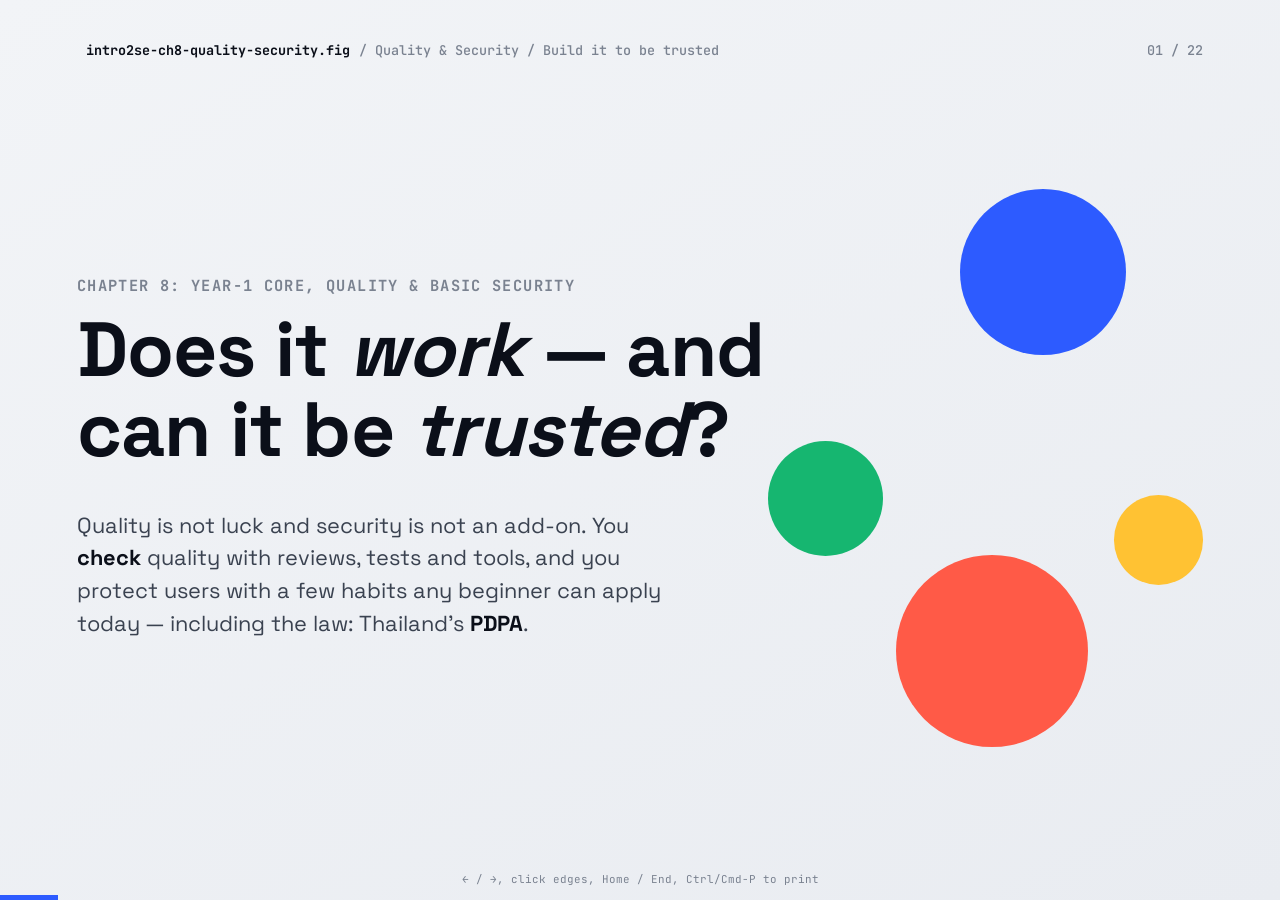
<file: Introduction-to-Software-Engineering/week9/week09-quality-security.html>
<!doctype html>
<html lang="en">
<head>
<meta charset="utf-8">
<meta name="viewport" content="width=device-width, initial-scale=1">
<title>Intro2SE Ch8 — Software Quality &amp; Basic Security, Year-1 Core</title>
<style>
/* Intro2SE HTML slide-deck theme + engine
   Matches the Intro2SE pptx (intro2se-weekNN.fig) look:
   Space Grotesk + JetBrains Mono, #EEF0F3 bg, colored-circle motif,
   white cards, red/yellow/blue/green accents.
   Keyboard-navigable single-slide-at-a-time deck. Print = all slides. */

@import url('https://fonts.googleapis.com/css2?family=Space+Grotesk:wght@400;500;600;700&family=JetBrains+Mono:wght@400;500;700&display=swap');

:root{
  --bg:#EEF0F3; --ink:#0B0F19; --text:#3A4250; --muted:#7A8290;
  --border:#E4E7EC; --border-2:#C8CCD3; --white:#FFFFFF; --panel:#F7F8FA;
  --yellow:#FFC233; --red:#FF5A47; --blue:#2D5BFF; --green:#16B670;
  --disp:"Space Grotesk",-apple-system,"Segoe UI","Noto Sans Thai",sans-serif;
  --mono:"JetBrains Mono","SF Mono",Menlo,Consolas,monospace;
  --shadow:0 1.2vh 3vh rgba(11,15,25,.08);
}
*{box-sizing:border-box;margin:0;padding:0}
html,body{height:100%}
body{font-family:var(--disp);color:var(--text);background:#0b1b2e}

#deck{position:relative;height:100vh;width:100vw;overflow:hidden}
.slide{
  position:absolute;inset:0;display:none;flex-direction:column;
  padding:4.5vh 6vw 6vh;
  background:linear-gradient(150deg,#f2f4f7 0%,#e9ecf1 100%);
  overflow:hidden;
}
.slide.active{display:flex;animation:f .3s ease}
@keyframes f{from{opacity:0;transform:translateY(1vh)}to{opacity:1;transform:none}}

/* ---- top chrome bar ---- */
.chrome{
  display:flex;align-items:center;justify-content:space-between;gap:1vw;
  font-family:var(--mono);font-weight:700;font-size:1.05vw;color:var(--ink);
  padding-bottom:2.2vh;flex:0 0 auto;
}
.chrome .l{display:flex;align-items:center;gap:.7vw;min-width:0}
.chrome .play{color:var(--blue)}
.chrome .crumb{color:var(--muted);font-weight:500;white-space:nowrap;overflow:hidden;text-overflow:ellipsis}
.chrome .count{color:var(--muted);font-weight:500;white-space:nowrap}

/* body region */
.body{flex:1 1 auto;display:flex;flex-direction:column;justify-content:center;min-height:0}
.body.top{justify-content:flex-start}

/* ---- typography ---- */
.kicker{font-family:var(--mono);font-weight:700;letter-spacing:.09em;text-transform:uppercase;
  font-size:1.05vw;color:var(--muted);margin-bottom:1.4vh;display:block}
.kicker.blue{color:var(--blue)} .kicker.red{color:var(--red)}
.kicker.green{color:var(--green)} .kicker.gold{color:#a67a00}
h1.head{font-family:var(--disp);font-weight:700;color:var(--ink);
  font-size:4.6vw;line-height:1.05;letter-spacing:-.01em;margin-bottom:1.4vh}
h2.head{font-family:var(--disp);font-weight:700;color:var(--ink);
  font-size:3.2vw;line-height:1.1;letter-spacing:-.01em;margin-bottom:2vh}
.dek{font-size:1.7vw;line-height:1.5;color:var(--text);max-width:80%;margin-bottom:2.4vh}
.dek.narrow{max-width:64%}
p{margin:0 0 1vh} strong{color:var(--ink);font-weight:700}
.sub{font-size:1.35vw;color:var(--muted);margin-top:1vh}

/* ---- title slide ---- */
.title-slide .kicker{font-size:1.2vw}
.title-slide h1.head{font-size:6vw;max-width:62%}
.title-slide .lead{font-size:1.7vw;color:var(--text);max-width:52%;margin-top:3vh;line-height:1.5}
.circles{position:absolute;right:6vw;top:50%;transform:translateY(-50%);width:34vw;height:70vh}
.circles i{position:absolute;border-radius:50%;display:block}
.circles .c1{width:13vw;height:13vw;background:var(--blue);right:6vw;top:6vh}
.circles .c2{width:9vw;height:9vw;background:var(--green);left:0;top:34vh}
.circles .c3{width:7vw;height:7vw;background:var(--yellow);right:0;top:40vh}
.circles .c4{width:15vw;height:15vw;background:var(--red);right:9vw;bottom:2vh}

/* ---- generic grids ---- */
.grid{display:grid;gap:1.4vw}
.g2{grid-template-columns:1fr 1fr}
.g3{grid-template-columns:repeat(3,1fr)}
.g4{grid-template-columns:repeat(4,1fr)}

/* ---- browser cards (mac dots) ---- */
.bcard{background:var(--white);border-radius:1.2vw;box-shadow:var(--shadow);
  padding:2.4vh 1.7vw;display:flex;flex-direction:column;min-width:0}
.bcard .dots{display:flex;gap:.5vw;margin-bottom:2vh}
.bcard .dots i{width:.85vw;height:.85vw;border-radius:50%;display:block}
.bcard .dots i:nth-child(1){background:var(--red)}
.bcard .dots i:nth-child(2){background:var(--yellow)}
.bcard .dots i:nth-child(3){background:var(--green)}
.bcard .lbl{font-family:var(--mono);font-weight:700;letter-spacing:.05em;text-transform:uppercase;
  font-size:1vw;color:var(--muted);margin-bottom:1.2vh}
.bcard h3{font-family:var(--disp);font-weight:700;color:var(--ink);font-size:1.9vw;line-height:1.1;margin-bottom:1.4vh}
.bcard p{font-size:1.35vw;line-height:1.45;color:var(--text)}
.bcard .foot{margin-top:auto;padding-top:1.6vh}

/* chip row */
.chips{display:flex;align-items:center;gap:.7vw;flex-wrap:wrap}
.chips .chip{font-family:var(--mono);font-weight:500;font-size:1.1vw;color:var(--text);
  background:var(--panel);border-radius:999px;padding:.7vh 1vw}
.chips .chip.hot{background:#ffe9e6;color:var(--red)}
.chips .arw{color:var(--muted);font-size:1.1vw}
.squares{display:flex;gap:.6vw}
.squares i{width:2.4vw;height:2.4vw;border-radius:.5vw;display:block}
.squares .y{background:var(--yellow)} .squares .r{background:var(--red)} .squares .g{background:var(--green)}

/* ---- big color cards (red/yellow/green) ---- */
.ccard{border-radius:1.2vw;padding:3vh 1.8vw;display:flex;flex-direction:column;color:#fff;min-height:52vh}
.ccard.red{background:var(--red)} .ccard.yellow{background:var(--yellow);color:var(--ink)}
.ccard.green{background:var(--green)} .ccard.blue{background:var(--blue)}
.ccard .lbl{font-family:var(--mono);font-weight:700;letter-spacing:.05em;text-transform:uppercase;
  font-size:1vw;opacity:.8;margin-bottom:2vh}
.ccard h3{font-family:var(--disp);font-weight:700;font-size:2.3vw;line-height:1.05;margin-bottom:2.2vh}
.ccard p{font-size:1.35vw;line-height:1.45}
.ccard .ico{margin-top:auto;align-self:flex-end;font-size:3vw;opacity:.9}

/* ---- stage/step light cards (with progress bar or chip) ---- */
.scard{background:var(--white);border-radius:1.1vw;box-shadow:var(--shadow);
  padding:2.4vh 1.4vw;display:flex;flex-direction:column;min-width:0}
.scard .lbl{font-family:var(--mono);font-weight:700;letter-spacing:.06em;text-transform:uppercase;
  font-size:.92vw;color:var(--muted);margin-bottom:1vh}
.scard h3{font-family:var(--disp);font-weight:700;color:var(--ink);font-size:1.5vw;line-height:1.1;margin-bottom:1.2vh}
.scard p{font-size:1.15vw;line-height:1.4;color:var(--text);flex:1}
.scard .bar{display:flex;gap:.3vw;margin-top:1.6vh}
.scard .bar i{height:.7vh;flex:1;border-radius:999px;background:var(--border-2)}
.scard .bar.n1 i:nth-child(-n+1),.scard .bar.n2 i:nth-child(-n+2),
.scard .bar.n3 i:nth-child(-n+3),.scard .bar.n4 i:nth-child(-n+4),
.scard .bar.n5 i:nth-child(-n+5){background:var(--col,var(--blue))}
.scard.c-red{--col:var(--red)} .scard.c-yellow{--col:var(--yellow)}
.scard.c-blue{--col:var(--blue)} .scard.c-green{--col:var(--green)}
.scard .chip{align-self:flex-start;margin-top:1.4vh;font-family:var(--mono);font-weight:500;
  font-size:1vw;color:var(--text);background:var(--panel);border-radius:.5vw;padding:.5vh .9vw}

/* ---- do / don't two cards ---- */
.dcard{background:var(--white);border-radius:1.2vw;box-shadow:var(--shadow);padding:2.6vh 1.8vw}
.dcard .pill{display:inline-block;font-family:var(--mono);font-weight:700;font-size:1vw;
  color:#fff;border-radius:999px;padding:.5vh 1.1vw;margin-bottom:1.8vh}
.dcard.do .pill{background:var(--green)} .dcard.dont .pill{background:var(--red)}
.dcard .item{padding:1.2vh 0;border-top:1px solid var(--border)}
.dcard .item:first-of-type{border-top:none}
.dcard .item h4{font-family:var(--disp);font-weight:700;color:var(--ink);font-size:1.4vw;margin-bottom:.5vh}
.dcard .item p{font-size:1.15vw;line-height:1.4;color:var(--text)}

/* ---- list + panel ---- */
.listpanel{display:grid;grid-template-columns:1fr 1.05fr;gap:3vw;align-items:center}
.expl h4{font-family:var(--disp);font-weight:700;color:var(--ink);font-size:1.6vw;margin:1.8vh 0 .6vh}
.expl h4:first-child{margin-top:0}
.expl p{font-size:1.3vw;line-height:1.45;color:var(--text)}
.panel{background:var(--white);border-radius:1.2vw;box-shadow:var(--shadow);padding:1vh 1.6vw}
.panel .row{display:flex;align-items:center;gap:1vw;padding:1.6vh .4vw;border-top:1px solid var(--border)}
.panel .row:first-child{border-top:none}
.panel .row .sq{width:1.6vw;height:1.6vw;border-radius:.4vw;flex:0 0 auto}
.panel .row .n{font-family:var(--disp);font-weight:700;color:var(--ink);font-size:1.5vw;flex:0 0 auto;width:1.6vw}
.panel .row .txt{font-size:1.3vw;color:var(--ink);flex:1}
.panel .row .tag{font-family:var(--mono);font-size:1vw;color:var(--muted)}
.b-blue{background:var(--blue)} .b-red{background:var(--red)}
.b-yellow{background:var(--yellow)} .b-green{background:var(--green)} .b-purple{background:#7C4DFF}

/* ---- pills (before you leave) ---- */
.pillrows{display:flex;flex-direction:column;gap:1.4vh}
.pillrow{display:flex;align-items:center;gap:1.4vw}
.pillrow .k{font-size:1.4vw;color:var(--ink);width:12vw;flex:0 0 auto}
.pillrow .v{font-family:var(--mono);font-weight:500;font-size:1.35vw;color:#fff;
  border-radius:999px;padding:1.1vh 1.6vw;flex:1}

/* ---- quote ---- */
.quote{background:var(--panel);border-left:.5vw solid var(--yellow);border-radius:0 1vw 1vw 0;
  padding:2.6vh 2vw}
.quote p{font-size:2.2vw;line-height:1.35;color:var(--ink);font-weight:500}
.quote .by{font-size:1.4vw;color:var(--muted);font-style:italic;margin-top:1.6vh}

/* ---- horizontal flow ---- */
.flow{display:flex;align-items:stretch;gap:1vw;flex-wrap:nowrap}
.flow .node{background:var(--white);border-radius:1vw;box-shadow:var(--shadow);
  padding:2vh 1.2vw;flex:1;display:flex;flex-direction:column;justify-content:center;min-width:0;text-align:center}
.flow .node .t{font-family:var(--disp);font-weight:700;color:var(--ink);font-size:1.4vw;line-height:1.1}
.flow .node .s{font-size:1vw;color:var(--muted);margin-top:.6vh}
.flow .arw{align-self:center;color:var(--muted);font-size:1.8vw;flex:0 0 auto}
.flow .node.on-blue{background:var(--blue);color:#fff} .flow .node.on-blue .t{color:#fff}
.flow .node.on-green{background:var(--green);color:#fff} .flow .node.on-green .t{color:#fff}

/* ---- table ---- */
.table-wrap{overflow:auto;border-radius:1vw;box-shadow:var(--shadow);border:1px solid var(--border)}
table{width:100%;border-collapse:collapse;background:var(--white);font-size:1.25vw}
thead th{font-family:var(--mono);font-weight:700;letter-spacing:.03em;text-transform:uppercase;
  font-size:1vw;color:#fff;background:var(--ink);text-align:left;padding:1.4vh 1.1vw}
tbody td{padding:1.4vh 1.1vw;border-top:1px solid var(--border);vertical-align:top;line-height:1.35}
tbody tr:nth-child(even){background:var(--panel)}
td.b,th.b{font-weight:700;color:var(--ink)}

/* summary 2x2 (dark) */
.slide.dark{background:linear-gradient(150deg,#141a4a 0%,#0f1440 100%)}
.slide.dark h2.head,.slide.dark .kicker{color:#fff}
.quad{display:grid;grid-template-columns:1fr 1fr;gap:2.6vh 3vw;margin-top:1vh}
.quad .q h4{font-family:var(--disp);font-weight:700;color:#fff;font-size:1.9vw;margin-bottom:.8vh}
.quad .q p{font-size:1.3vw;line-height:1.45;color:#cfd4ea}
.quad .q .tag{font-family:var(--mono);font-size:1vw;color:#8b93c7;text-transform:uppercase;letter-spacing:.06em}

/* footer line */
.foot-note{margin-top:2.4vh;font-size:1.2vw;color:var(--muted)}
.rule{height:1px;background:var(--border);margin:2vh 0}

/* ---- deck controls ---- */
.bar{position:fixed;bottom:0;left:0;height:.6vh;background:var(--blue);transition:width .3s;z-index:6}
.hint{position:fixed;bottom:1.6vh;left:50%;transform:translateX(-50%);font-family:var(--mono);
  font-size:.85vw;color:var(--muted);z-index:6}

/* ---- print: every slide on its own page ---- */
@media print{
  #deck{height:auto;overflow:visible}
  .slide{display:flex!important;position:relative;height:100vh;page-break-after:always;
    inset:auto;break-inside:avoid}
  .bar,.hint{display:none}
}

/* ---- embedded figure images (from Week2.pptx) ---- */
.fig{display:block;margin:0 auto;max-width:100%;max-height:44vh;height:auto;width:auto;
  background:#fff;border-radius:1vw;box-shadow:var(--shadow);padding:1.6vh 1.6vw}
.fig.sm{max-height:28vh}
.figcap{text-align:center;font-family:var(--mono);font-size:1vw;color:var(--muted);margin-top:.9vh}

</style>
<style>
  /* deeper green for SVG box fills carrying text — theme green (#16B670) fails AA on white (~2.6:1); this passes (~5:1) */
  :root{ --gbox:#0B7A4A; }
  /* dark closing slide: invert the chrome bar text (ink-on-navy ≈ invisible otherwise) */
  .slide.dark .chrome .l{ color:#e8ecf7; }
  .slide.dark .chrome .crumb, .slide.dark .chrome .count{ color:#aeb6dd; }
  /* dark code block (git log, snippets, prompt) */
  .code{background:#0f1440;border-radius:1vw;padding:2vh 1.6vw;font-family:var(--mono);
    font-size:1.05vw;line-height:1.7;color:#c8d0f0;overflow:auto;white-space:pre}
  .code.sm{font-size:.95vw;line-height:1.6}
  .code .k{color:#7aa2ff}.code .c{color:#8891b8}.code .s{color:#7ee0b8}.code .g{color:#ffcf6b}.code .r{color:#ff8f7d}
  .codecap{font-family:var(--mono);font-size:1vw;color:var(--muted);margin:.2vh 0 1vh}
  /* numbered fundamentals panel */
  .num-row{display:flex;align-items:flex-start;gap:1.1vw;padding:1.5vh .4vw;border-top:1px solid var(--border)}
  .num-row:first-child{border-top:none}
  .num-row .n{font-family:var(--mono);font-weight:700;color:#fff;background:var(--blue);
    width:2.2vw;height:2.2vw;border-radius:.5vw;display:flex;align-items:center;justify-content:center;
    font-size:1.15vw;flex:0 0 auto}
  .num-row .n.g{background:var(--green)} .num-row .n.y{background:var(--yellow);color:var(--ink)}
  .num-row .n.r{background:var(--red)} .num-row .n.p{background:#7C4DFF}
  .num-row h4{font-family:var(--disp);font-weight:700;color:var(--ink);font-size:1.5vw;margin-bottom:.3vh}
  .num-row p{font-size:1.2vw;line-height:1.4;color:var(--text)}
  /* label chip inline */
  .lead-tag{display:inline-block;font-family:var(--mono);font-weight:700;font-size:.9vw;letter-spacing:.04em;
    text-transform:uppercase;color:#fff;background:var(--blue);border-radius:.4vw;padding:.4vh .8vw;margin-bottom:1.2vh}
  .lead-tag.g{background:var(--green)} .lead-tag.r{background:var(--red)} .lead-tag.y{background:var(--yellow);color:var(--ink)}
  /* flow arrow label */
  .flow .arw small{display:block;font-family:var(--mono);font-size:.7vw;color:var(--muted);text-align:center}
  .flow.wrap{flex-wrap:wrap;gap:1.2vh 1vw}
  /* red flow node (theme only ships on-blue / on-green) */
  .flow .node.on-red{background:var(--red);color:#fff} .flow .node.on-red .t{color:#fff}
  /* inline code — subtle mono chip on light surfaces */
  code{font-family:var(--mono);font-size:.9em;background:var(--panel);border-radius:.3vw;padding:.1vh .45vw;color:var(--ink)}
  .foot-note code{font-size:.95em}
  /* shave a few px off dense scard+foot-note slides so nothing clips at 16:9 */
  .scard{padding-top:2vh;padding-bottom:2vh}
  .scard .bar{margin-top:1.2vh}
  .body > .foot-note:last-child{margin-top:1.9vh}
  /* "IN PLAIN TERMS" — a plain-language restatement / analogy for Year-1 readers */
  .plain{background:#EAF1FF;border-left:.5vw solid var(--blue);border-radius:0 .7vw .7vw 0;
    padding:1.15vh 1.2vw;margin-top:1.6vh}
  .plain .lab{display:inline-block;font-family:var(--mono);font-weight:700;font-size:.82vw;
    letter-spacing:.05em;text-transform:uppercase;color:var(--blue);margin-bottom:.35vh}
  .plain p{font-size:1.18vw;line-height:1.42;color:var(--ink);margin:0}
  .plain.g{background:#E4F6EE;border-left-color:var(--green)} .plain.g .lab{color:#0B7A4A}
  .plain.r{background:#FFECE9;border-left-color:var(--red)} .plain.r .lab{color:#C43A2B}
  .slide.dark .plain{background:#16224a} .slide.dark .plain p{color:#e8ecf7}
  /* compact SVG figure block with a mono caption */
  .figblock{margin:.6vh 0 0}
  .figblock .cap{font-family:var(--mono);font-size:.92vw;color:var(--muted);text-align:center;margin-top:.4vh}

  /* ---- step reveal: Right/Space shows the next answer, Left hides it ---- */
  .frag{transition:opacity .25s}
  .frag:not(.on){opacity:0;visibility:hidden}
  .mark{transition:background .25s,color .25s}
  .mark.on{background:#E4F6EE;color:#0B7A4A;font-weight:700;border-radius:.4vw}
  .mark.on b{color:#0B7A4A}
  .ans{color:#0B7A4A;font-weight:700}
  .stepnote{font-family:var(--mono);font-size:.85vw;color:var(--muted);margin-top:1.4vh}
  /* concept-check slides get a warm tint so they read as "your turn" */
  .slide.cc{background:linear-gradient(150deg,#fbf6ea 0%,#f1ead8 100%)}
  .slide.cc .kicker{color:#a67a00}
  .cc table{font-size:1.2vw}
  .cc tbody td{padding:1.15vh 1.1vw}
  /* All concept checks: larger type for the back row (professor, 19 Oct) */
  .slide.cc table{font-size:1.65vw}
  .slide.cc thead th{font-size:1.25vw;padding:1.3vh 1.2vw}
  .slide.cc tbody td{padding:1.9vh 1.2vw;line-height:1.3}
  .slide.cc .plain p{font-size:1.45vw}
  .slide.cc .plain .lab{font-size:1vw}
  .slide.cc .askbox h4{font-size:1.75vw}
  .slide.cc .askbox p{font-size:1.45vw}
  .slide.cc .askbox li{font-size:1.4vw}
  .slide.cc .stepnote{font-size:1.05vw}
  .askbox{background:var(--white);border-radius:1.1vw;box-shadow:var(--shadow);padding:2vh 1.5vw}
  .askbox h4{font-family:var(--disp);font-weight:700;color:var(--ink);font-size:1.45vw;margin-bottom:.8vh}
  .askbox p{font-size:1.2vw;line-height:1.42;color:var(--text)}
  .askbox p.ans{color:#0B7A4A}
  .askbox ul{list-style:none;display:grid;gap:.6vh;margin-top:.6vh}
  .askbox li{font-size:1.15vw;line-height:1.35;color:var(--ink);background:var(--panel);border-radius:.5vw;padding:.7vh .8vw}
  /* question focus (Critique) */
  .qf{background:var(--white);border-left:.5vw solid var(--red);border-radius:0 1vw 1vw 0;box-shadow:var(--shadow);padding:2.2vh 1.8vw}
  .qf .lab{display:block;font-family:var(--mono);font-weight:700;font-size:.85vw;letter-spacing:.05em;text-transform:uppercase;color:var(--red);margin-bottom:.8vh}
  .qf p{font-size:1.42vw;line-height:1.45;color:var(--ink)}
  .qf p.th{font-size:1.12vw;line-height:1.6;color:var(--text);margin-top:1.2vh;font-family:"Noto Sans Thai","Sarabun",var(--disp)}
  .th{font-family:"Noto Sans Thai","Sarabun",var(--disp)}
  /* timer */
  .timer{display:flex;align-items:center;gap:.9vw;margin-top:1.8vh}
  .timer .t{font-family:var(--mono);font-weight:700;font-size:3vw;color:var(--ink);min-width:8.5vw}
  .timer.run .t{color:var(--blue)} .timer.done .t{color:var(--red)}
  .timer button{font-family:var(--mono);font-weight:700;font-size:.95vw;border:none;border-radius:999px;
    padding:.9vh 1.2vw;background:var(--ink);color:#fff;cursor:pointer}
  .timer button.ghost{background:var(--white);color:var(--ink);box-shadow:var(--shadow)}
  .timer .k{font-family:var(--mono);font-size:.8vw;color:var(--muted)}
  /* MCQ practice */
  .mcq{background:var(--white);border-radius:1.1vw;box-shadow:var(--shadow);padding:1.7vh 1.4vw;min-width:0}
  .mcq .q{font-size:1.18vw;line-height:1.36;color:var(--ink);font-weight:600;margin-bottom:.9vh}
  .mcq .q strong{text-decoration:underline;text-underline-offset:.3vh}
  .mcq .q .n{font-family:var(--mono);color:var(--blue);margin-right:.4vw}
  .mcq ol{list-style:none;display:grid;gap:.25vh}
  .mcq li{font-size:1.05vw;line-height:1.32;color:var(--text);padding:.4vh .6vw}
  .mcq li b{font-family:var(--mono);margin-right:.5vw;color:var(--muted)}
  /* concept map */
  .cmap{display:grid;grid-template-columns:1fr 1fr;gap:1.6vw}
  .cmap .col{background:var(--white);border-radius:1.1vw;box-shadow:var(--shadow);padding:2vh 1.5vw}
  .cmap .col > .lab{font-family:var(--mono);font-weight:700;font-size:.95vw;letter-spacing:.05em;text-transform:uppercase;margin-bottom:1.2vh;display:block}
  .cmap .step{display:flex;gap:1vw;align-items:flex-start;padding:1vh 0;border-top:1px solid var(--border)}
  .cmap .step:first-of-type{border-top:none}
  .cmap .step h4{font-family:var(--disp);font-weight:700;color:var(--ink);font-size:1.35vw;width:7.5vw;flex:0 0 auto}
  .cmap .step p{font-size:1.1vw;line-height:1.4;color:var(--text);margin:0}
  /* editable "to be confirmed" fields on the announcement slide */
  .tbc{background:#FFF3D1;border-bottom:.3vh dashed #a67a00;padding:0 .4vw;border-radius:.3vw;outline:none;color:var(--ink)}
  .tbc:focus{background:#ffe7a3}
  .slide.dark a{color:#9fb6ff}
  /* ISO/IEC 25010:2023 nine-card grid */
  .iso9{gap:1.1vh 1vw!important}
  .iso9 .scard{padding:1.2vh 1.1vw}
  .iso9 .scard h3{font-size:1.3vw;margin-bottom:.5vh}
  .iso9 .scard p{font-size:1.02vw;line-height:1.3}
  .iso9 .scard .chip{margin-top:.6vh;font-size:.78vw;padding:.3vh .6vw}
  .chip.new{background:#FFECE9;color:#C43A2B;font-weight:700}
  @media print{
    .frag{opacity:1!important;visibility:visible!important}
    .timer button,.timer .k{display:none}
  }
</style>
</head>
<body>
<div id="deck">

<section class="slide title-slide">
  <div class="chrome"><span class="l"><span class="play"></span> intro2se-ch8-quality-security.fig <span class="crumb">/ Quality &amp; Security / Build it to be trusted</span></span><span class="count"></span></div>
  <div class="body">
    <span class="kicker">CHAPTER 8: YEAR-1 CORE, QUALITY &amp; BASIC SECURITY</span>
    <h1 class="head">Does it <em>work</em> — and can it be <em>trusted</em>?</h1>
    <p class="lead">Quality is not luck and security is not an add-on. You <strong>check</strong> quality with reviews, tests and tools, and you protect users with a few habits any beginner can apply today — including the law: Thailand's <strong>PDPA</strong>.</p>
  </div>
  <div class="circles"><i class="c1"></i><i class="c2"></i><i class="c3"></i><i class="c4"></i></div>
</section>
<section class="slide">
  <div class="chrome"><span class="l"><span class="play"></span> intro2se-ch8-quality-security.fig <span class="crumb">/ Today</span></span><span class="count"></span></div>
  <div class="body">
    <span class="kicker blue">TODAY: ONE CHAPTER, DONE PROPERLY</span>
    <h2 class="head">Today: Ch8, then exam practice</h2>
    <div class="flow wrap" style="margin-bottom:2.4vh">
      <div class="node on-blue"><div class="t">Ch8 Quality &amp; Security</div><div class="s" style="color:#cfe0ff">3 concept checks</div></div><div class="arw">→</div>
      <div class="node on-red"><div class="t">Critique #8</div><div class="s" style="color:#ffe1dc">ask questions</div></div><div class="arw">→</div>
      <div class="node on-green"><div class="t">Exam practice</div><div class="s" style="color:#d6f5e6">4 MCQ on Ch8</div></div><div class="arw">→</div>
      <div class="node"><div class="t">Next class</div><div class="s">Ch9 + Ch10</div></div>
    </div>
    <div class="grid g3">
      <div class="scard c-blue"><div class="lbl">Goal</div><h3>Understand the concepts</h3><p>Ch8 is on the final exam (Ch1 to Ch10, English MCQ with 4 options + short answer).</p><div class="bar n1"><i></i><i></i><i></i></div></div>
      <div class="scard c-yellow"><div class="lbl">Concept checks</div><h3>Answer together</h3><p>After each topic: a short situation, the whole room answers at once. Not graded.</p><div class="bar n2"><i></i><i></i><i></i></div></div>
      <div class="scard c-red"><div class="lbl">Bring</div><h3>One A4 sheet</h3><p>For Critique #8. Handwritten, handed in during class.</p><div class="bar n3"><i></i><i></i><i></i></div></div>
    </div>
    <p class="foot-note">Ch9 and Ch10 are next class: <strong>Mon 26 Oct, starting 13:00</strong>.</p>
  </div>
</section>
<section class="slide">
  <div class="chrome"><span class="l"><span class="play"></span> intro2se-ch8-quality-security.fig <span class="crumb">/ Where we are</span></span><span class="count"></span></div>
  <div class="body">
    <span class="kicker blue">THE GOLDEN THREAD: ONE STEP FURTHER</span>
    <h2 class="head">Quality &amp; security are how the prototype earns trust</h2>
    <div class="flow wrap" style="margin-bottom:2.4vh"><div class="node"><div class="t">Problem</div><div class="s">Wk 3</div></div><div class="arw">→</div><div class="node"><div class="t">FR / NFR</div><div class="s">SRS</div></div><div class="arw">→</div><div class="node"><div class="t">Model</div><div class="s">UML</div></div><div class="arw">→</div><div class="node"><div class="t">Design</div><div class="s">Wk 5</div></div><div class="arw">→</div><div class="node"><div class="t">Code</div><div class="s">Wk 6</div></div><div class="arw">→</div><div class="node"><div class="t">Test</div><div class="s">Ch7</div></div><div class="arw">→</div><div class="node on-blue"><div class="t">Quality</div><div class="s" style="color:#cfe0ff">Ch8</div></div><div class="arw">→</div><div class="node"><div class="t">PM</div><div class="s">Ch9</div></div><div class="arw">→</div><div class="node"><div class="t">Ethics</div><div class="s">Ch10</div></div></div>
    <div class="grid g3">
      <div class="scard c-blue"><div class="lbl">Part 1</div><h3>Quality</h3><p>What “quality” means, and how you actually check it — reviews, tests, linters.</p><div class="bar n1"><i></i><i></i><i></i></div></div>
      <div class="scard c-green"><div class="lbl">Part 2</div><h3>Basic security</h3><p>The big three for beginners, plus a real vulnerability you can find today.</p><div class="bar n2"><i></i><i></i><i></i></div></div>
      <div class="scard c-red"><div class="lbl">Part 3</div><h3>Privacy &amp; PDPA</h3><p>Personal data is a legal duty — consent, minimise, protect.</p><div class="bar n3"><i></i><i></i><i></i></div></div>
    </div>
    <p class="foot-note">Understand-only this term — these are habits you apply to the prototype and are assessed on the exam, not a separately graded security audit.</p>
  </div>
</section>
<section class="slide">
  <div class="chrome"><span class="l"><span class="play"></span> intro2se-ch8-quality-security.fig <span class="crumb">/ Quality attributes</span></span><span class="count"></span></div>
  <div class="body">
    <span class="kicker blue">PART 1: WHAT QUALITY MEANS</span>
    <h2 class="head">Quality is several attributes — and each is checkable</h2>
    <div class="grid g3" style="gap:1.2vw 1.2vw">
      <div class="bcard"><span class="lbl">Reliability</span><h3>It keeps working</h3><p>Same input → same correct result, even on a bad day. Checked by tests.</p></div>
      <div class="bcard"><span class="lbl">Usability</span><h3>People can use it</h3><p>Clear, forgiving, learnable. Checked by watching a real user try it.</p></div>
      <div class="bcard"><span class="lbl">Maintainability</span><h3>Easy to change</h3><p>Readable code future-you can edit. Checked by reviews &amp; linters.</p></div>
      <div class="bcard"><span class="lbl">Security</span><h3>It protects data</h3><p>Only the right people see the right data. Checked by thinking like an attacker.</p></div>
      <div class="bcard"><span class="lbl">Performance</span><h3>Fast enough</h3><p>Responds within the NFR budget. Checked by measuring, not guessing.</p></div>
      <div class="bcard"><span class="lbl" style="color:var(--blue)">The point</span><h3>You <em>check</em>, not hope</h3><p>Every attribute traces back to an NFR in your SRS — and to a way to verify it.</p></div>
    </div>
    <div class="plain"><span class="lab">In plain terms</span><p>Quality isn't one thing — it's a <strong>checklist</strong>, like judging a restaurant: taste, speed, cleanliness, price. Each is real, and each is checked a different way.</p></div>
  </div>
</section>
<section class="slide">
  <div class="chrome"><span class="l"><span class="play"></span> intro2se-ch8-quality-security.fig <span class="crumb">/ ISO/IEC 25010:2023</span></span><span class="count"></span></div>
  <div class="body">
    <span class="kicker blue">PART 1b: A STANDARD VOCABULARY (ISO/IEC 25010:2023)</span>
    <h2 class="head">Quality has an international model: nine characteristics</h2>
    <div class="grid g3 iso9">
      <div class="scard c-blue"><div class="lbl">#1</div><h3>Functional suitability</h3><p>Does what's needed, correctly.</p></div>
      <div class="scard c-green"><div class="lbl">#2</div><h3>Performance efficiency</h3><p>Fast enough, within resources.</p></div>
      <div class="scard c-yellow"><div class="lbl">#3</div><h3>Compatibility</h3><p>Works alongside other systems.</p></div>
      <div class="scard c-red"><div class="lbl">#4</div><h3>Interaction capability</h3><p>People can learn and use it.</p><span class="chip">RENAMED: was Usability</span></div>
      <div class="scard c-green"><div class="lbl">#5</div><h3>Reliability</h3><p>Keeps working over time.</p></div>
      <div class="scard c-red"><div class="lbl">#6</div><h3>Security</h3><p>Protects data and access.</p></div>
      <div class="scard c-blue"><div class="lbl">#7</div><h3>Maintainability</h3><p>Easy to change safely.</p></div>
      <div class="scard c-yellow"><div class="lbl">#8</div><h3>Flexibility</h3><p>Adapts to new environments and needs.</p><span class="chip">RENAMED: was Portability</span></div>
      <div class="scard c-red"><div class="lbl">#9</div><h3>Safety</h3><p>Avoids harm to people, property and the environment.</p><span class="chip new">NEW in 2023</span></div>
    </div>
    <div class="plain g"><span class="lab">Why it changed</span><p>The 2023 edition (replacing 2011) renamed Usability and Portability and added <strong>Safety</strong>, because software now runs cars, medical devices and AI systems. Each characteristic in your SRS becomes an NFR you can check.</p></div>
    <p class="foot-note">Source: <strong>ISO/IEC 25010:2023</strong> Product quality model, Edition 2 (iso.org/standard/78176.html). Sommerville 9e Ch24 describes the earlier 2011 model.</p>
  </div>
</section>
<section class="slide">
  <div class="chrome"><span class="l"><span class="play"></span> intro2se-ch8-quality-security.fig <span class="crumb">/ Review &amp; static checks</span></span><span class="count"></span></div>
  <div class="body">
    <span class="kicker blue">PART 1: CHEAP, POWERFUL QUALITY TOOLS</span>
    <h2 class="head">Code review &amp; the linter catch problems early</h2>
    <div class="grid g2">
      <div class="bcard"><span class="lbl">Human</span><h3>Code review</h3><p>A teammate <strong>reads your code</strong> before it reaches <code>main</code> — this is what a Pull Request is for (Ch6). Catches logic bugs, unclear names, missing cases, and spreads knowledge across the team.</p></div>
      <div class="bcard"><span class="lbl">Automatic</span><h3>Linter / static analysis</h3><p>A tool that <strong>reads the code without running it</strong> and flags style, unused variables, likely bugs, risky patterns. Fast, consistent, runs on every commit.</p></div>
    </div>
    <div class="plain g"><span class="lab">In plain terms</span>
      <p>A linter is <strong>spell-check for code</strong>; a code review is a <strong>classmate proof-reading your essay</strong>. Neither is optional on a real team — and both make AI-generated code far safer to keep.</p></div>
  </div>
</section>
<section class="slide">
  <div class="chrome"><span class="l"><span class="play"></span> intro2se-ch8-quality-security.fig <span class="crumb">/ Cost of fixing defects</span></span><span class="count"></span></div>
  <div class="body">
    <span class="kicker blue">PART 1c: WHY CHECK EARLY (BOEHM)</span>
    <h2 class="head">The later you catch a defect, the more it costs</h2>
    <div class="figblock">
      <svg viewBox="0 0 820 300" style="width:100%;height:36vh;display:block;margin:.3vh auto">
        <line x1="70" y1="260" x2="790" y2="260" stroke="var(--border-2)" stroke-width="2"/>
        <line x1="70" y1="30"  x2="70"  y2="260" stroke="var(--border-2)" stroke-width="2"/>
        <text x="40" y="150" text-anchor="middle" font-family="var(--mono)" font-size="12" fill="var(--muted)" transform="rotate(-90 40 150)">cost to fix →</text>
        <path d="M120,248 C300,242 430,215 560,150 S740,55 760,46" fill="none" stroke="var(--red)" stroke-width="4"/>
        <g font-family="var(--mono)" font-size="12" fill="var(--muted)" text-anchor="middle">
          <circle cx="120" cy="248" r="5" fill="var(--blue)"/><text x="120" y="282">Requirements</text><text x="120" y="236" fill="var(--ink)">~1×</text>
          <circle cx="300" cy="238" r="5" fill="var(--blue)"/><text x="300" y="282">Design</text><text x="300" y="226" fill="var(--ink)">~5×</text>
          <circle cx="460" cy="205" r="5" fill="var(--yellow)"/><text x="460" y="282">Code</text><text x="460" y="193" fill="var(--ink)">~10×</text>
          <circle cx="600" cy="135" r="5" fill="var(--yellow)"/><text x="600" y="282">Test</text><text x="600" y="123" fill="var(--ink)">~25×</text>
          <circle cx="760" cy="46" r="6" fill="var(--red)"/><text x="760" y="282">Production</text><text x="760" y="34" fill="var(--red)" font-weight="700">~100×</text>
        </g>
      </svg>
      <div class="cap">Illustrative scale — a bug caught in review/test is cheap; the same bug in production is not</div>
    </div>
    <p class="foot-note">After <strong>Boehm (1981) Software Engineering Economics</strong>. This is why reviews (here) and unit tests (Ch7) pay for themselves — they move the catch leftward.</p>
    <div class="plain g"><span class="lab">In plain terms</span><p>A typo you catch <em>while writing</em> costs nothing; the same typo found <em>after the book is printed</em> means a reprint. Bugs are identical — catching them early, in a review or a test, is why both are worth the time.</p></div>
  </div>
</section>
<section class="slide cc cc1">
  <div class="chrome"><span class="l"><span class="play"></span> intro2se-ch8-quality-security.fig <span class="crumb">/ Concept check 1</span></span><span class="count"></span></div>
  <div class="body">
    <span class="kicker">CONCEPT CHECK 1: QUALITY ATTRIBUTES</span>
    <h2 class="head">Which attribute is it, and how do you check it?</h2>
    <div class="table-wrap">
      <table>
        <thead><tr><th style="width:52%">Situation</th><th>Attribute</th><th>Check it by</th></tr></thead>
        <tbody>
          <tr><td>The app takes more than 5 seconds to respond when many people use it.</td><td class="frag ans" data-f="a">Performance</td><td class="frag" data-f="a">Measuring, not guessing</td></tr>
          <tr><td>A new user cannot find the Save button.</td><td class="frag ans" data-f="b">Usability</td><td class="frag" data-f="b">Watching a real user try it</td></tr>
          <tr><td>Changing one feature means editing 10 files.</td><td class="frag ans" data-f="c">Maintainability</td><td class="frag" data-f="c">Code review + linter</td></tr>
          <tr><td>The calculation is sometimes wrong.</td><td class="frag ans" data-f="d">Reliability</td><td class="frag" data-f="d">Tests</td></tr>
          <tr><td>User A can see User B's data.</td><td class="frag ans" data-f="e">Security</td><td class="frag" data-f="e">Thinking like an attacker (access control)</td></tr>
        </tbody>
      </table>
    </div>
    <div class="plain g frag"><span class="lab">Follow-up</span><p>If that last bug reaches production, is it more expensive than catching it in review? <strong>Yes, by an order of magnitude or more (Boehm): the later you find it, the more it costs.</strong></p></div>
  </div>
</section>
<section class="slide">
  <div class="chrome"><span class="l"><span class="play"></span> intro2se-ch8-quality-security.fig <span class="crumb">/ The big three</span></span><span class="count"></span></div>
  <div class="body">
    <span class="kicker green">PART 2: SECURITY YOU CAN APPLY TODAY</span>
    <h2 class="head">Three habits that stop most beginner mistakes</h2>
    <div class="grid g3">
      <div class="ccard blue" style="min-height:46vh"><div class="lbl">#1</div><h3>Validate input</h3><p>Never trust data from the user or the browser. Check type, length and range on the <strong>server</strong>, before you use or store it.</p></div>
      <div class="ccard green" style="min-height:46vh"><div class="lbl">#2</div><h3>Access control</h3><p>A logged-in user may see <strong>only their own data</strong>. Check “who are you, and is this yours?” on every request.</p></div>
      <div class="ccard red" style="min-height:46vh"><div class="lbl">#3</div><h3>No secrets in the repo</h3><p>Passwords, API keys, tokens never go in the code or Git history. Use <code>.env</code> + <code>.gitignore</code> (Ch6).</p></div>
    </div>
    <div class="plain"><span class="lab">In plain terms</span><p>Picture a shop: check what comes through the door (<strong>validate input</strong>), only staff can open the till (<strong>access control</strong>), and never tape the keys to the door (<strong>no secrets in the repo</strong>).</p></div>
  </div>
</section>
<section class="slide">
  <div class="chrome"><span class="l"><span class="play"></span> intro2se-ch8-quality-security.fig <span class="crumb">/ A vulnerability you can find today</span></span><span class="count"></span></div>
  <div class="body top">
    <span class="kicker red">PART 2: TRUSTING THE CLIENT = THE CLASSIC HOLE</span>
    <h2 class="head">If the user can change the id, they can read your data</h2>
    <div class="grid g2" style="align-items:start">
      <div>
        <p class="codecap">Wrong: The server trusts an id from the URL</p>
        <div class="code sm"><span class="c"># anyone logged in can swap the number</span>
GET /api/notes?user_id=<span class="r">1042</span>

<span class="k">def</span> get_notes(user_id):
  <span class="k">return</span> db.notes.where(owner=user_id)
  <span class="c"># ...whose id is this? nobody checked.</span></div>
        <p class="foot-note">Change <code>1042</code> to <code>1043</code> → you're reading someone else's notes. This is <strong>IDOR</strong> — broken access control.</p>
      </div>
      <div>
        <p class="codecap">Right: Use the identity from the session</p>
        <div class="code sm"><span class="c"># id comes from WHO is logged in</span>
GET /api/notes

<span class="k">def</span> get_notes(session):
  me = session.user   <span class="c"># trusted</span>
  <span class="k">return</span> db.notes.where(owner=me.id)</div>
        <div class="plain r" style="margin-top:1.4vh"><span class="lab">The rule</span><p>Never decide “whose data” from something the user can edit. Derive it from the authenticated session.</p></div>
      </div>
    </div>
  </div>
</section>
<section class="slide cc">
  <div class="chrome"><span class="l"><span class="play"></span> intro2se-ch8-quality-security.fig <span class="crumb">/ Concept check 2</span></span><span class="count"></span></div>
  <div class="body">
    <span class="kicker">CONCEPT CHECK 2: THE BIG THREE</span>
    <h2 class="head">Which habit was missing? Show 1, 2 or 3</h2>
    <div class="flow" style="margin-bottom:2vh">
      <div class="node"><div class="t">1. Validate input</div><div class="s">on the server</div></div>
      <div class="node"><div class="t">2. Access control</div><div class="s">who are you, is it yours?</div></div>
      <div class="node"><div class="t">3. No secrets in repo</div><div class="s">.env + .gitignore</div></div>
    </div>
    <div class="table-wrap">
      <table>
        <thead><tr><th style="width:62%">Situation</th><th>Answer</th></tr></thead>
        <tbody>
          <tr><td>The age field accepts <code>-5</code> and the system saves it.</td><td class="frag ans">1. Validate input</td></tr>
          <tr><td>Changing <code>order_id</code> in the URL shows someone else's order.</td><td class="frag ans">2. Access control (IDOR)</td></tr>
          <tr><td><code>config.js</code> in a Public repo contains an API key.</td><td class="frag ans">3. No secrets in the repo</td></tr>
          <tr><td>Password length is checked only in the browser with JavaScript; the server accepts anything.</td><td class="frag ans">1. Validate input: check on the server, because users can bypass the browser</td></tr>
        </tbody>
      </table>
    </div>
  </div>
</section>
<section class="slide">
  <div class="chrome"><span class="l"><span class="play"></span> intro2se-ch8-quality-security.fig <span class="crumb">/ Privacy &amp; PDPA</span></span><span class="count"></span></div>
  <div class="body">
    <span class="kicker red">PART 3: A LEGAL DUTY, NOT JUST GOOD MANNERS</span>
    <h2 class="head">Personal data comes with responsibilities</h2>
    <div class="grid g3">
      <div class="scard c-blue"><div class="lbl">Consent</div><h3>Ask first</h3><p>Collect personal data — schedules, notes, messages, faces — only with the person's informed consent, for a stated purpose.</p><div class="bar n1"><i></i><i></i><i></i></div></div>
      <div class="scard c-green"><div class="lbl">Minimise</div><h3>Collect the least</h3><p>If the feature doesn't need it, don't store it. Less data = less risk and less to protect.</p><div class="bar n2"><i></i><i></i><i></i></div></div>
      <div class="scard c-red"><div class="lbl">Protect</div><h3>Guard &amp; honour rights</h3><p>Secure it, and let people see, correct or delete their data. This is <strong>PDPA</strong> — Thai law since 2022.</p><div class="bar n3"><i></i><i></i><i></i></div></div>
    </div>
    <div class="plain"><span class="lab">For your project</span>
      <p>Use <strong>fake / seed data</strong> in the prototype. Real personal data belongs nowhere near a student repo — and never in Git history.</p></div>
  </div>
</section>
<section class="slide cc">
  <div class="chrome"><span class="l"><span class="play"></span> intro2se-ch8-quality-security.fig <span class="crumb">/ Concept check 3</span></span><span class="count"></span></div>
  <div class="body">
    <span class="kicker">CONCEPT CHECK 3: PDPA</span>
    <h2 class="head">Consent, minimise, or protect?</h2>
    <div class="table-wrap">
      <table>
        <thead><tr><th style="width:62%">Situation</th><th>Principle</th></tr></thead>
        <tbody>
          <tr><td>A note-taking app asks to read your whole contact list, but no feature uses it.</td><td class="frag ans">Minimise</td></tr>
          <tr><td>An app stores photos of users' faces without saying what they are for.</td><td class="frag ans">Consent (and state the purpose)</td></tr>
          <tr><td>A user asks to delete their account, but the system has no way to delete their data.</td><td class="frag ans">Protect: the owner's rights to see, correct and delete</td></tr>
        </tbody>
      </table>
    </div>
    <div class="plain frag"><span class="lab">Remember</span><p>PDPA (B.E. 2562, fully in force 2022): <strong>consent</strong> before collecting, <strong>minimise</strong> what you keep, <strong>protect</strong> it and honour the owner's rights.</p></div>
  </div>
</section>
<section class="slide">
  <div class="chrome"><span class="l"><span class="play"></span> intro2se-ch8-quality-security.fig <span class="crumb">/ Picture it</span></span><span class="count"></span></div>
  <div class="body">
    <span class="kicker blue">HOW THE CHECKS STACK UP</span>
    <h2 class="head">Quality &amp; security are layers, not a final step</h2>
    <div class="figblock">
      <svg viewBox="0 0 900 260" style="width:100%;height:34vh;display:block;margin:.4vh auto">
        <rect x="150" y="20"  width="600" height="44" rx="8" fill="var(--blue)"/>
        <text x="450" y="48" text-anchor="middle" font-family="var(--disp)" font-weight="700" font-size="18" fill="#fff">Write readable code (Ch6)</text>
        <rect x="150" y="76" width="600" height="44" rx="8" fill="var(--green)"/>
        <text x="450" y="104" text-anchor="middle" font-family="var(--disp)" font-weight="700" font-size="18" fill="#fff">Unit tests prove it works (Ch7)</text>
        <rect x="150" y="132" width="600" height="44" rx="8" fill="var(--yellow)"/>
        <text x="450" y="160" text-anchor="middle" font-family="var(--disp)" font-weight="700" font-size="18" fill="var(--ink)">Review + linter catch the rest (Ch8)</text>
        <rect x="150" y="188" width="600" height="44" rx="8" fill="var(--red)"/>
        <text x="450" y="216" text-anchor="middle" font-family="var(--disp)" font-weight="700" font-size="18" fill="#fff">Validate input, access control, protect data</text>
      </svg>
      <div class="cap">Each layer catches what the one above let through — trust is built up, not bolted on</div>
    </div>
  </div>
</section>
<section class="slide">
  <div class="chrome"><span class="l"><span class="play"></span> intro2se-ch8-quality-security.fig <span class="crumb">/ Your project + AI</span></span><span class="count"></span></div>
  <div class="body">
    <span class="kicker red">DO THIS WITH YOUR TEAM</span>
    <h2 class="head">Make quality &amp; safety part of the build</h2>
    <div class="grid g2">
      <div class="dcard do"><span class="pill">PROJECT STEP</span>
        <div class="item"><h4>Add a linter on day one</h4><p>Let it run on every commit — cheap quality your whole team gets for free.</p></div>
        <div class="item"><h4>Check access on every read</h4><p>Whose data is this? Derive the owner from the session, not the request.</p></div>
      </div>
      <div class="dcard dont" style="border:none"><span class="pill" style="background:var(--red)">AI-FIRST — VERIFY!</span>
        <div class="item"><h4>Ask AI to review your code</h4><p>Great at spotting smells — but confirm each flag; it also invents some.</p></div>
        <div class="item"><h4>Never paste real secrets/data</h4><p>Don't feed API keys or real personal data into a prompt — treat it as public.</p></div>
      </div>
    </div>
  </div>
</section>
<section class="slide">
  <div class="chrome"><span class="l"><span class="play"></span> intro2se-ch8-quality-security.fig <span class="crumb">/ References &amp; further reading</span></span><span class="count"></span></div>
  <div class="body top">
    <span class="kicker blue">REFERENCES: WHERE THIS COMES FROM</span>
    <h2 class="head">Textbook &amp; source references</h2>
    <div class="panel" style="padding:.4vh 1.6vw"><div class="num-row"><span class="n ">1</span><div><h4>Sommerville, I. (2011) Software Engineering, 9e</h4><p>Ch24 Quality management; Ch14 Security engineering (§14.1 risk, §14.2 design for security); §11.4; §13.4.</p></div></div>
<div class="num-row"><span class="n g">2</span><div><h4>ISO/IEC 25010:2023</h4><p>Product quality model, Edition 2 (replaces 2011): nine characteristics, Safety is new.</p></div></div>
<div class="num-row"><span class="n y">3</span><div><h4>OWASP Top 10 (2021)</h4><p>The most critical web-app risks — Broken Access Control is #1 (the IDOR demo).</p></div></div>
<div class="num-row"><span class="n r">4</span><div><h4>Boehm, B. (1981) Software Engineering Economics</h4><p>Cost of fixing a defect rises sharply across the life cycle.</p></div></div>
<div class="num-row"><span class="n p">5</span><div><h4>PDPA B.E. 2562 (2019)</h4><p>Thailand's Personal Data Protection Act — in force 2022.</p></div></div></div>
    <p class="foot-note">Read Ch24 + skim the OWASP Top 10 before the exam.</p>
  </div>
</section>
<section class="slide dark">
  <div class="chrome"><span class="l"><span class="play"></span> intro2se-ch8-quality-security.fig <span class="crumb">/ Summary</span></span><span class="count"></span></div>
  <div class="body">
    <span class="kicker">CHAPTER 8: IN FOUR LINES</span>
    <h2 class="head">Check quality, don't hope for it — and protect the user</h2>
    <div class="quad">
      <div class="q"><div class="tag">Quality</div><h4>Attributes you can verify</h4><p>Reliability, usability, maintainability, security, performance — each traces to an NFR and a check.</p></div>
      <div class="q"><div class="tag">Tools</div><h4>Review + linter</h4><p>A human reads it; a tool scans it. Cheap, early, on every commit.</p></div>
      <div class="q"><div class="tag">Security</div><h4>The big three</h4><p>Validate input, enforce access control, keep secrets out of the repo.</p></div>
      <div class="q"><div class="tag">Privacy</div><h4>PDPA is law</h4><p>Consent, minimise, protect — and keep real personal data out of the prototype.</p></div>
    </div>
    <p class="foot-note" style="color:#8b93c7">Reading: Sommerville (quality &amp; security), OWASP Top 10 (skim), PDPA overview. Next: Ch9 — Project Management &amp; Process.</p>
  </div>
</section>
<section class="slide">
  <div class="chrome"><span class="l"><span class="play"></span> intro2se-ch8-quality-security.fig <span class="crumb">/ AI Critique #8</span></span><span class="count"></span></div>
  <div class="body top">
    <span class="kicker red">AI CRITIQUE #8: ASK, DON'T ANSWER (7 MIN, HANDWRITTEN A4)</span>
    <h2 class="head">Ask questions about a project like yours</h2>
    <div class="grid g2" style="align-items:start">
      <div>
        <div class="qf"><span class="lab">Question focus</span>
          <p>Imagine a student project from this course, <strong>CareFlow OPD</strong> (outpatient queue booking), has been live at a hospital for one month. A patient posts on Facebook: "Change the appointment number in the link and you can see other patients' names, phone numbers and symptoms. I even cancelled someone else's appointment." The team says every FR was tested and all tests passed. The repo is public, and <code>config.js</code> contains the database password.</p>
          <p class="th">สมมติว่าโปรเจกต์นักศึกษา CareFlow OPD (ระบบจองคิวผู้ป่วยนอก) เปิดใช้จริงในโรงพยาบาลมา 1 เดือน มีผู้ป่วยโพสต์ใน Facebook ว่า "ลองเปลี่ยนเลขนัดในลิงก์ดู จะเห็นชื่อ เบอร์โทร และอาการของผู้ป่วยคนอื่น ผมยังยกเลิกนัดของคนอื่นได้ด้วย" ทีมบอกว่าทดสอบทุก FR แล้วและเทสต์ผ่านหมด repo เป็น Public และไฟล์ config.js มีรหัสผ่านฐานข้อมูลอยู่</p>
        </div>
        <div class="timer" data-sec="420"><span class="t">7:00</span><button class="go">Start</button><button class="rs ghost">Reset</button><span class="k">T = start / pause, R = reset</span></div>
      </div>
      <div>
      <div class="panel" style="padding:.4vh 1.4vw">
        <div class="num-row"><span class="n">1</span><div><h4>Write at least 3 questions</h4><p>About the event. Do <strong>not</strong> answer them. End each with (closed) = short answer, or (open) = needs explaining.</p></div></div>
        <div class="num-row"><span class="n y">2</span><div><h4>Circle the most important one</h4><p>Write 1 to 2 lines: why this question matters most.</p></div></div>
        <div class="num-row"><span class="n g">3</span><div><h4>Link it to one Ch8 concept</h4><p>Name one concept that helps answer your circled question (e.g. access control, PDPA, cost of defects) and say in one line how.</p></div></div>
      </div>
      <p class="foot-note">Top of the A4: name, student ID, <strong>Critique #8</strong>. Alone, handwritten, phones and laptops face down until the sheet is collected. There are no wrong questions.</p>
      </div>
    </div>
  </div>
</section>
<section class="slide">
  <div class="chrome"><span class="l"><span class="play"></span> intro2se-ch8-quality-security.fig <span class="crumb">/ Case: CareFlow OPD</span></span><span class="count"></span></div>
  <div class="body top">
    <span class="kicker red">CASE: CAREFLOW OPD, A WHAT-IF ON A STUDENT PROJECT</span>
    <h2 class="head">Four Ch8 failures in one small system</h2>
    <div class="grid g2" style="align-items:stretch;gap:1.2vh 1.2vw">
      <div class="bcard"><span class="lbl">Access control (IDOR)</span><h3>Change the number, see another patient</h3><p>The server trusted the appointment id in the link. Fix: take the patient from the login session and check the appointment is theirs, for viewing <strong>and</strong> for cancelling.</p></div>
      <div class="bcard"><span class="lbl">PDPA: minimise, protect</span><h3>Health data is sensitive</h3><p>Symptoms are health data, a sensitive category under PDPA that needs explicit consent. Does the booking page need symptoms at all? Show the least, protect the rest.</p></div>
      <div class="bcard"><span class="lbl">Quality: check, don't hope</span><h3>"All tests passed"</h3><p>The tests only tried honest users. Add the attacker's case: patient A asks for patient B's appointment, and the system must refuse.</p></div>
      <div class="bcard"><span class="lbl">No secrets in the repo</span><h3>A password in a public repo</h3><p>Anyone could read <code>config.js</code>. Revoke the password and keep secrets in <code>.env</code> listed in <code>.gitignore</code>. Deleting the line is not enough: Git history keeps it.</p></div>
    </div>
    <div class="plain r"><span class="lab">The lesson</span><p>You don't need a giant company to break every rule in Ch8. A student-sized system with real patients needs the <strong>big three</strong> and <strong>PDPA</strong> from day one.</p></div>
    <p class="foot-note">What-if scenario built on a student project idea (Must FRs: book, view, cancel appointments). It does not describe any team's actual prototype. PDPA B.E. 2562, Section 26: health data is sensitive personal data.</p>
  </div>
</section>
<section class="slide">
  <div class="chrome"><span class="l"><span class="play"></span> intro2se-ch8-quality-security.fig <span class="crumb">/ Your questions, Ch8 concepts</span></span><span class="count"></span></div>
  <div class="body top">
    <span class="kicker red">CRITIQUE #8: LINK YOUR QUESTION TO THE CHAPTER</span>
    <h2 class="head">Every good question leads back to a Ch8 concept</h2>
    <div class="table-wrap">
      <table>
        <thead><tr><th style="width:36%">If you asked</th><th style="width:30%">Ch8 concept</th><th>What really happened</th></tr></thead>
        <tbody>
          <tr><td>Why could changing the number show someone else's data?</td><td class="b">Access control (IDOR)</td><td>The server trusted the id in the link</td></tr>
          <tr><td>Does the booking page need symptoms at all? Who agreed to share them?</td><td class="b">PDPA: minimise, consent for sensitive data</td><td>Health data visible to anyone with a link</td></tr>
          <tr><td>How did every test pass?</td><td class="b">Quality: check, don't hope</td><td>The tests only tried honest users</td></tr>
          <tr><td>Why was the password in the repo?</td><td class="b">No secrets in the repo</td><td><code>config.js</code> in a public repo</td></tr>
          <tr><td>What does fixing it after launch cost, compared with at design time?</td><td class="b">Cost of defects</td><td>A code fix, plus a data review and telling patients</td></tr>
        </tbody>
      </table>
    </div>
    <div class="plain r"><span class="lab">The whole chapter in one case</span><p>The big three, PDPA, and testing the dishonest case. The best question is often the one the slide cannot answer yet, like <strong>"Who in the team should check the access rules before launch?"</strong></p></div>
  </div>
</section>
<section class="slide">
  <div class="chrome"><span class="l"><span class="play"></span> intro2se-ch8-quality-security.fig <span class="crumb">/ Exam practice: Ch8</span></span><span class="count"></span></div>
  <div class="body top">
    <span class="kicker green">EXAM PRACTICE: CH8 MCQ 1 TO 4 (ALONE, ON YOUR OWN PAPER, NOT GRADED)</span>
    <h2 class="head">Practice like the real exam</h2>
    <div class="grid g2" style="gap:1.4vh 1.4vw">
      <div class="mcq"><p class="q"><span class="n">1.</span>Which of the following is <strong>not</strong> one of the "big three" security habits taught in this course?</p><ol><li><b>A.</b>Validate input on the server.</li><li><b>B.</b>Enforce access control on every request.</li><li><b>C.</b>Keep secrets out of the repository.</li><li class="mark"><b>D.</b>Use a dark theme to hide sensitive fields.</li></ol></div><div class="mcq"><p class="q"><span class="n">2.</span>A user changes <code>user_id=1042</code> to <code>user_id=1043</code> in the URL and sees another person's notes. What is the best fix?</p><ol><li><b>A.</b>Hide the id from the URL bar.</li><li class="mark"><b>B.</b>Take the owner's identity from the authenticated session.</li><li><b>C.</b>Check that the id is a number.</li><li><b>D.</b>Add a linter to the project.</li></ol></div><div class="mcq"><p class="q"><span class="n">3.</span>Which is <strong>not</strong> a characteristic in the ISO/IEC 25010:2023 product-quality model?</p><ol><li><b>A.</b>Interaction capability.</li><li><b>B.</b>Safety.</li><li class="mark"><b>C.</b>Profitability.</li><li><b>D.</b>Maintainability.</li></ol></div><div class="mcq"><p class="q"><span class="n">4.</span>According to Boehm's cost-of-defects idea, where is a defect usually <strong>cheapest</strong> to fix?</p><ol><li class="mark"><b>A.</b>Requirements.</li><li><b>B.</b>Testing.</li><li><b>C.</b>Production.</li><li><b>D.</b>Maintenance.</li></ol></div>
    </div>
    <p class="stepnote">About 4 minutes. Answers are revealed one by one afterwards.</p>
  </div>
</section>
<section class="slide dark">
  <div class="chrome"><span class="l"><span class="play"></span> intro2se-ch8-quality-security.fig <span class="crumb">/ Next class</span></span><span class="count"></span></div>
  <div class="body">
    <span class="kicker">THAT'S CH8. SEE YOU NEXT CLASS</span>
    <h2 class="head">Next: Ch9 and Ch10</h2>
    <div class="quad">
      <div class="q"><div class="tag">Next class</div><h4>Mon 26 Oct, 13:00 to 14:50</h4><p>Note the later start: <strong style="color:#fff">13:00</strong>, not 12:00. Ch9 Project Management and Ch10 Professional Ethics.</p></div>
      <div class="q"><div class="tag">Bring</div><h4>Two A4 sheets</h4><p>Critique #9 and Critique #10, handwritten in class.</p></div>
      <div class="q"><div class="tag">Hand in today</div><h4>Critique #8 sheet</h4><p>Your A4 has been collected. Name, student ID and "Critique #8" on top.</p></div>
      <div class="q"><div class="tag">Before next class</div><h4>Review Ch8</h4><p>The Ch8 and Ch9 self-study handbook will be posted in Classroom, with self-checks and practice MCQs.</p></div>
    </div>
  </div>
</section>

</div>
<div class="bar" id="bar"></div><span class="hint">← / →, click edges, Home / End, Ctrl/Cmd-P to print</span>
<script>
/* Intro2SE slide-deck engine: keyboard + click nav, progress bar, counter,
   step reveal (.frag / .mark, grouped by data-f; going back re-hides answers), countdown timer (.timer),
   editable to-be-confirmed fields (.tbc, remembered in this browser). */
(function(){
  var slides=[].slice.call(document.querySelectorAll('.slide'));
  var i=0, bar=document.getElementById('bar');
  function pad(n){return String(n).padStart(2,'0');}
  function steps(s){
    var g=[], seen={};
    [].slice.call(s.querySelectorAll('.frag,.mark')).forEach(function(el){
      var k=el.getAttribute('data-f');
      if(k===null){g.push([el]);}
      else if(seen[k]){seen[k].push(el);}
      else{seen[k]=[el];g.push(seen[k]);}
    });
    return g;
  }
  function setSteps(s,n){
    steps(s).forEach(function(grp,k){grp.forEach(function(el){el.classList.toggle('on',k<n);});});
    s._n=n;
  }
  slides.forEach(function(s,k){
    var c=s.querySelector('.count'); if(c) c.textContent=pad(k+1)+' / '+pad(slides.length);
    setSteps(s,0);
  });
  function show(n,allSteps){
    i=Math.max(0,Math.min(slides.length-1,n));
    slides.forEach(function(s,k){ s.classList.toggle('active',k===i); });
    setSteps(slides[i], allSteps ? steps(slides[i]).length : 0);
    if(bar) bar.style.width=((i+1)/slides.length*100)+'%';
  }
  function next(){ var s=slides[i]; if(s._n<steps(s).length) setSteps(s,s._n+1); else if(i<slides.length-1) show(i+1,false); }
  function prev(){ var s=slides[i]; if(s._n>0) setSteps(s,s._n-1); else if(i>0) show(i-1,false); }

  /* countdown timers */
  function fmt(t){return Math.floor(t/60)+':'+pad(t%60);}
  [].slice.call(document.querySelectorAll('.timer')).forEach(function(tm){
    var total=+tm.getAttribute('data-sec')||420, left=total, h=null;
    var out=tm.querySelector('.t'), go=tm.querySelector('.go'), rs=tm.querySelector('.rs');
    function paint(){ out.textContent=fmt(left); go.textContent=h?'Pause':(left<total&&left>0?'Resume':'Start'); }
    function stop(){ clearInterval(h); h=null; tm.classList.remove('run'); paint(); }
    function start(){ if(left<=0) return; tm.classList.add('run'); tm.classList.remove('done');
      h=setInterval(function(){ left--; if(left<=0){ left=0; stop(); tm.classList.add('done'); out.textContent='0:00'; return;} paint(); },1000); paint(); }
    tm._toggle=function(){ h?stop():start(); };
    tm._reset=function(){ stop(); left=total; tm.classList.remove('done'); paint(); };
    go.addEventListener('click',tm._toggle); rs.addEventListener('click',tm._reset); paint();
  });

  /* editable fields, remembered per browser */
  [].slice.call(document.querySelectorAll('.tbc[data-key]')).forEach(function(el){
    var k='intro2se:'+el.getAttribute('data-key');
    try{ var v=localStorage.getItem(k); if(v) el.textContent=v; }catch(e){}
    el.addEventListener('input',function(){ try{ localStorage.setItem(k,el.textContent); }catch(e){} });
  });

  document.addEventListener('keydown',function(e){
    if(e.target.isContentEditable){ if(e.key==='Escape') e.target.blur(); return; }
    if(['ArrowRight','ArrowDown',' ','PageDown'].indexOf(e.key)>-1){e.preventDefault();next();}
    else if(['ArrowLeft','ArrowUp','PageUp'].indexOf(e.key)>-1){e.preventDefault();prev();}
    else if(e.key==='Home'){show(0,false);} else if(e.key==='End'){show(slides.length-1,false);}
    else if(e.key==='t'||e.key==='T'){ var tm=slides[i].querySelector('.timer'); if(tm) tm._toggle(); }
    else if(e.key==='r'||e.key==='R'){ var tr=slides[i].querySelector('.timer'); if(tr) tr._reset(); }
  });
  document.getElementById('deck').addEventListener('click',function(e){
    if(e.target.closest('a,button,[contenteditable]')) return;
    if(e.clientX<innerWidth*0.25) prev(); else next();
  });
  show(0,false);
})();
</script>
</body>
</html>
</file>
<file: English-Communication/vocab-exam-web/css/theme.css>
/*
  THEME: change the website's tone here only.
  Every page reads its colors, fonts and roundness from these variables.
*/
:root {
  /* Fonts (Thai + Latin). Without internet they fall back to Tahoma/system fonts. */
  --font-display: "Mitr", Tahoma, sans-serif;
  --font-body: "Prompt", Tahoma, sans-serif;

  /* Base colors */
  --bg: #fbf7ef;          /* page background */
  --surface: #fffdf8;     /* cards */
  --surface-2: #f1eadb;   /* second background tone */
  --line: #e4dccb;        /* borders */
  --ink: #1f2a44;         /* main text, dark panels */
  --muted: #4a5568;       /* secondary text */
  --on-dark: #fbf7ef;     /* text on dark panels */
  --on-dark-muted: #aeb9cf;

  /* Accent and level colors */
  --accent: #c2410c;
  --accent-soft: #fbe3c8;
  --hard: #c2410c;
  --medium: #f4c542;      /* use dark text on it */
  --easy: #2f7d4a;
  --good: #2f7d4a;
  --bad: #b42318;

  /* Shape */
  --radius: 20px;
  --radius-sm: 12px;
  --shadow: 0 6px 24px rgba(31, 42, 68, 0.08);
}
</file>
<file: English-Communication/vocab-exam-web/css/app.css>
/* Layout and components. Colors and fonts come from theme.css. */
* { box-sizing: border-box; }
html, body { margin: 0; height: 100%; }
body {
  background: var(--bg);
  color: var(--ink);
  font-family: var(--font-body);
  line-height: 1.45;
}
h1, h2, h3 { font-family: var(--font-display); font-weight: 500; margin: 0; line-height: 1.15; }
p { margin: 0; }
button {
  font: inherit;
  cursor: pointer;
  border: 2px solid var(--line);
  background: var(--surface);
  color: var(--ink);
  border-radius: var(--radius-sm);
  padding: 10px 16px;
}
button:hover { border-color: var(--ink); }
button.primary { background: var(--ink); color: var(--on-dark); border-color: var(--ink); }
button.accent { background: var(--accent); color: #fff; border-color: var(--accent); }
button.on { background: var(--ink); color: var(--on-dark); border-color: var(--ink); }
button:disabled { opacity: 0.4; cursor: default; }
a { color: var(--accent); }

.pill {
  display: inline-block;
  padding: 4px 14px;
  border-radius: 999px;
  font-size: 0.8em;
  font-weight: 600;
  letter-spacing: 0.08em;
  text-transform: uppercase;
  color: #fff;
  background: var(--ink);
}
.pill.hard { background: var(--hard); }
.pill.medium { background: var(--medium); color: var(--ink); }
.pill.easy { background: var(--easy); }

/* Picture: a real image from images/<word>.png when it exists, otherwise the emoji placeholder */
.pic {
  position: relative;
  display: flex;
  align-items: center;
  justify-content: center;
  background: var(--surface-2);
  border-radius: var(--radius);
  overflow: hidden;
  aspect-ratio: 1 / 1;
}
/* contain: show the whole picture (photos are not square), padded by the frame colour */
.pic img { width: 100%; height: 100%; object-fit: contain; }
.pic img + .emoji { display: none; }
.pic .emoji { font-size: 7em; line-height: 1; }
.pic .idea {
  position: absolute; left: 12px; right: 12px; bottom: 12px;
  font-size: 0.55em; color: var(--muted); text-align: center;
}
.pic img ~ .idea { display: none; }

/* ---------- Landing page ---------- */
.landing { max-width: 960px; margin: 0 auto; padding: 48px 16px; display: grid; gap: 32px; }
.landing .hero h1 { font-size: clamp(40px, 7vw, 72px); }
.landing .hero p { font-size: 20px; color: var(--muted); margin-top: 8px; }
.choices { display: grid; grid-template-columns: repeat(auto-fit, minmax(260px, 1fr)); gap: 20px; }
.choice {
  display: block; text-decoration: none; color: inherit;
  background: var(--surface); border: 2px solid var(--line); border-radius: var(--radius);
  padding: 28px; box-shadow: var(--shadow);
}
.choice:hover { border-color: var(--accent); }
.choice h2 { font-size: 28px; margin: 8px 0; }
.choice .big { font-size: 48px; }
.choice p { color: var(--muted); }

/* ---------- Stage (audience screen on the monitor) ---------- */
body.stage { overflow: hidden; font-size: clamp(16px, 2.2vw, 40px); }
.stage-root { height: 100vh; display: flex; flex-direction: column; padding: 3vh 4vw; gap: 2vh; }
.stage-top { display: flex; justify-content: space-between; align-items: center; color: var(--muted); font-size: 0.6em; }
.stage-body { flex: 1; min-height: 0; display: flex; align-items: center; justify-content: center; }
.stage-dark { background: var(--ink); color: var(--on-dark); }
.stage-dark .stage-top { color: var(--on-dark-muted); }

.s-welcome { text-align: center; display: grid; gap: 2vh; }
.s-welcome h1 { font-size: 3.2em; }
.s-welcome .sub { font-size: 1.4em; color: var(--accent-soft); font-family: var(--font-display); }
.s-welcome .group { font-size: 0.9em; color: var(--on-dark-muted); }

.s-card { display: grid; grid-template-columns: 40vh 1fr; gap: 4vw; align-items: center; width: 100%; }
.s-card .pic { width: 40vh; }
.s-card .word { font-size: 2.6em; font-weight: 600; }
.s-card .read { color: var(--muted); font-size: 0.85em; }
.s-card .meaning { font-size: 1em; margin-top: 1.5vh; }
.s-card .meaning-th { font-family: var(--font-display); color: var(--accent); font-size: 1.3em; margin-top: 1vh; }
.s-card .trick { margin-top: 2vh; font-size: 0.65em; background: var(--surface-2); padding: 1vh 1.2vw; border-radius: var(--radius-sm); color: var(--muted); }

.s-song { display: grid; grid-template-columns: 1fr 34vh; gap: 4vw; align-items: center; width: 100%; }
.s-song .section-label { color: var(--accent-soft); font-size: 0.6em; text-transform: uppercase; letter-spacing: 0.1em; }
.s-song .line { font-size: 1.5em; font-family: var(--font-display); margin: 1.5vh 0; }
.s-song .line .lead { color: #e8a33d; }
.s-song .line.dim { font-size: 0.8em; opacity: 0.45; }
.s-song .pic { width: 34vh; background: rgba(255, 255, 255, 0.08); }

.s-family { width: 100%; display: grid; gap: 2vh; }
.s-family .row {
  display: grid; grid-template-columns: 1.6fr 0.7fr 1.4fr; align-items: center;
  background: var(--surface); border: 2px solid var(--line); border-radius: var(--radius); padding: 2vh 2vw;
}
.s-family .row:last-child { border-color: var(--accent); }
.s-family .w { font-family: var(--font-display); font-size: 1.4em; }
.s-family .pos { color: #8a5a00; }
.s-family .m { color: var(--muted); font-size: 0.8em; }

.s-quiz { display: grid; grid-template-columns: 34vh 1fr; gap: 4vw; align-items: center; width: 100%; }
.s-quiz .pic { width: 34vh; }
.s-quiz .lyric { font-family: var(--font-display); font-size: 1.3em; }
.s-quiz .hint { color: var(--muted); margin-top: 1vh; font-size: 0.8em; }
.opts { display: grid; grid-template-columns: 1fr 1fr; gap: 1.6vh 1.2vw; margin-top: 3vh; }
.opt {
  background: var(--surface); border: 3px solid var(--line); border-radius: var(--radius-sm);
  padding: 1.6vh 1.4vw; font-size: 1em; text-align: left;
}
.opt b { color: var(--accent); margin-right: 0.6em; }
.opt.correct { border-color: var(--good); background: #e6f4ea; }
.opt.wrong { border-color: var(--bad); background: #fdecea; }
.opt:disabled { opacity: 1; cursor: default; }
.opt.faded { opacity: 0.45; }

.s-recap { text-align: center; display: grid; gap: 3vh; justify-items: center; }
.s-recap h1 { font-size: 2.6em; }
.s-recap .score { font-size: 4em; font-family: var(--font-display); color: #e8a33d; }
.qr-box {
  width: 26vh; height: 26vh; border: 4px dashed var(--accent); border-radius: var(--radius);
  display: flex; align-items: center; justify-content: center; color: var(--on-dark-muted); font-size: 0.7em;
  background: rgba(255, 255, 255, 0.06);
}
.qr-box img { width: 100%; height: 100%; object-fit: contain; background: #fff; border-radius: var(--radius); }

.waiting { text-align: center; color: var(--muted); }

/* ---------- Presenter (laptop screen) ---------- */
body.presenter { font-size: 15px; }
.p-root { display: grid; grid-template-columns: 1fr 360px; gap: 16px; padding: 16px; height: 100vh; }
.p-main { display: grid; grid-template-rows: auto 1fr auto; gap: 12px; min-height: 0; }
.p-bar { display: flex; flex-wrap: wrap; gap: 8px; align-items: center; }
.p-bar .spacer { flex: 1; }
.p-preview {
  min-height: 0; border: 2px solid var(--line); border-radius: var(--radius); overflow: hidden; background: #000;
  display: flex; align-items: center; justify-content: center;
}
.p-preview iframe { width: 100%; aspect-ratio: 16 / 9; max-height: 100%; border: 0; background: var(--bg); }
.p-steps { display: flex; flex-wrap: wrap; gap: 6px; }
.p-steps button { padding: 6px 10px; font-size: 13px; }
.p-side { display: grid; grid-auto-rows: min-content; gap: 12px; overflow-y: auto; }
.panel { background: var(--surface); border: 2px solid var(--line); border-radius: var(--radius); padding: 14px; display: grid; gap: 8px; }
.panel h3 { font-size: 16px; }
.timer { font-family: var(--font-display); font-size: 48px; text-align: center; }
.timer.warn { color: #b7791f; }
.timer.over { color: var(--bad); }
.notes { color: var(--muted); white-space: pre-line; }
.answer { font-size: 20px; font-family: var(--font-display); color: var(--good); }
.row-btns { display: flex; flex-wrap: wrap; gap: 6px; }
table.results { width: 100%; border-collapse: collapse; font-size: 14px; }
table.results td, table.results th { border-bottom: 1px solid var(--line); padding: 4px; text-align: left; }
.kbd { font-size: 12px; color: var(--muted); }
.status-ok { color: var(--good); }
.status-warn { color: #b7791f; }

/* ---------- Study page (students' phones) ---------- */
.study { max-width: 720px; margin: 0 auto; padding: 16px; display: grid; gap: 16px; }
.study header { display: flex; align-items: center; gap: 8px; flex-wrap: wrap; }
.study header h1 { font-size: 24px; flex: 1; }
.toolbar { display: flex; flex-wrap: wrap; gap: 6px; }
.flash {
  background: var(--surface); border: 2px solid var(--line); border-radius: var(--radius);
  padding: 20px; display: grid; gap: 12px; justify-items: center; text-align: center;
  cursor: pointer; min-height: 420px; align-content: center; box-shadow: var(--shadow);
  font-size: 18px;
}
.flash .pic { width: min(220px, 60vw); }
.flash .word { font-family: var(--font-display); font-size: 36px; }
.flash .meaning-th { font-family: var(--font-display); color: var(--accent); font-size: 26px; }
.flash .tap { color: var(--muted); font-size: 14px; }
.counter { text-align: center; color: var(--muted); }
.q-card { background: var(--surface); border: 2px solid var(--line); border-radius: var(--radius); padding: 20px; display: grid; gap: 12px; font-size: 18px; }
.q-card .pic { width: min(200px, 50vw); justify-self: center; }
.q-card .lyric { font-family: var(--font-display); font-size: 22px; text-align: center; }
.q-card .opts { margin-top: 0; }
.q-card .opt { font-size: 18px; padding: 12px; }
@media (max-width: 480px) { .q-card .opts { grid-template-columns: 1fr; } }

.song-line {
  display: grid; grid-template-columns: 64px 1fr; gap: 12px; align-items: center;
  width: 100%; text-align: left; font-size: 18px; padding: 8px; border-radius: var(--radius-sm);
}
.song-line .pic { width: 64px; border-radius: var(--radius-sm); }
.song-line .pic .emoji { font-size: 36px; }
</file>
